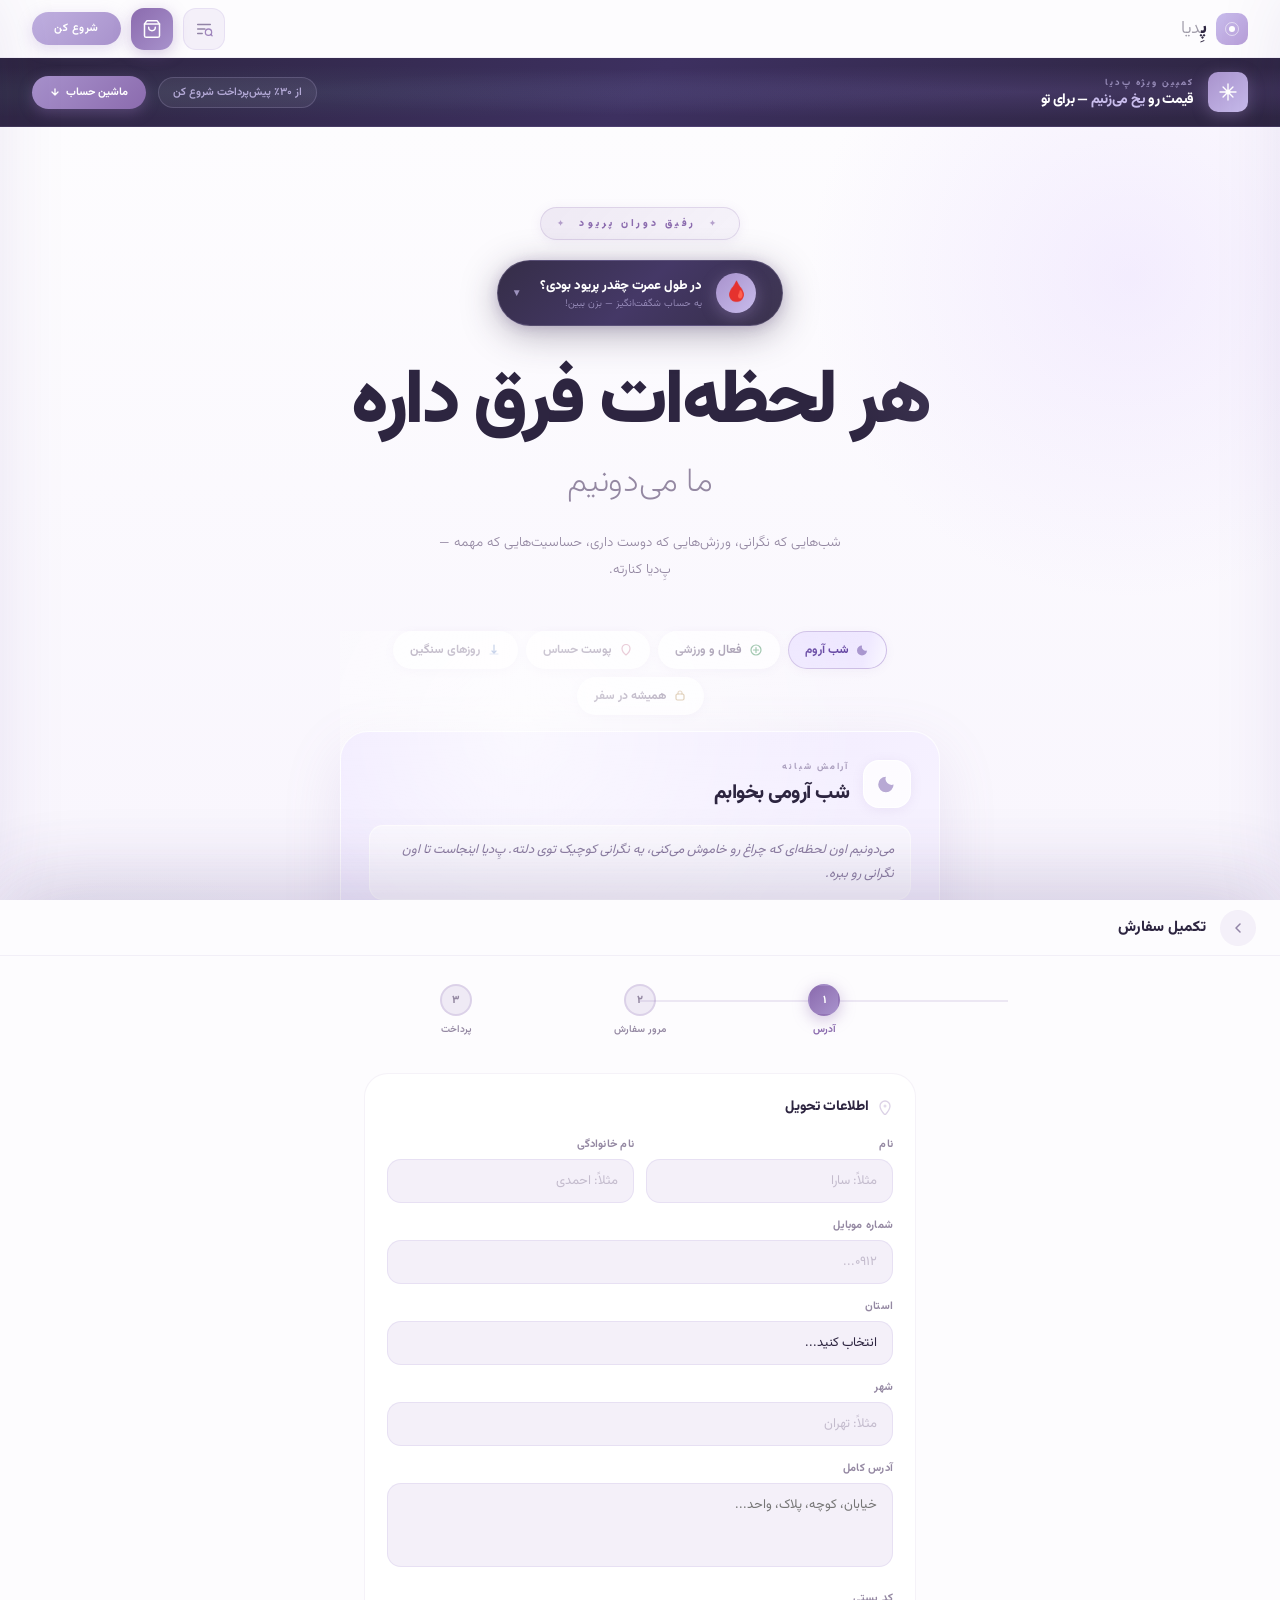
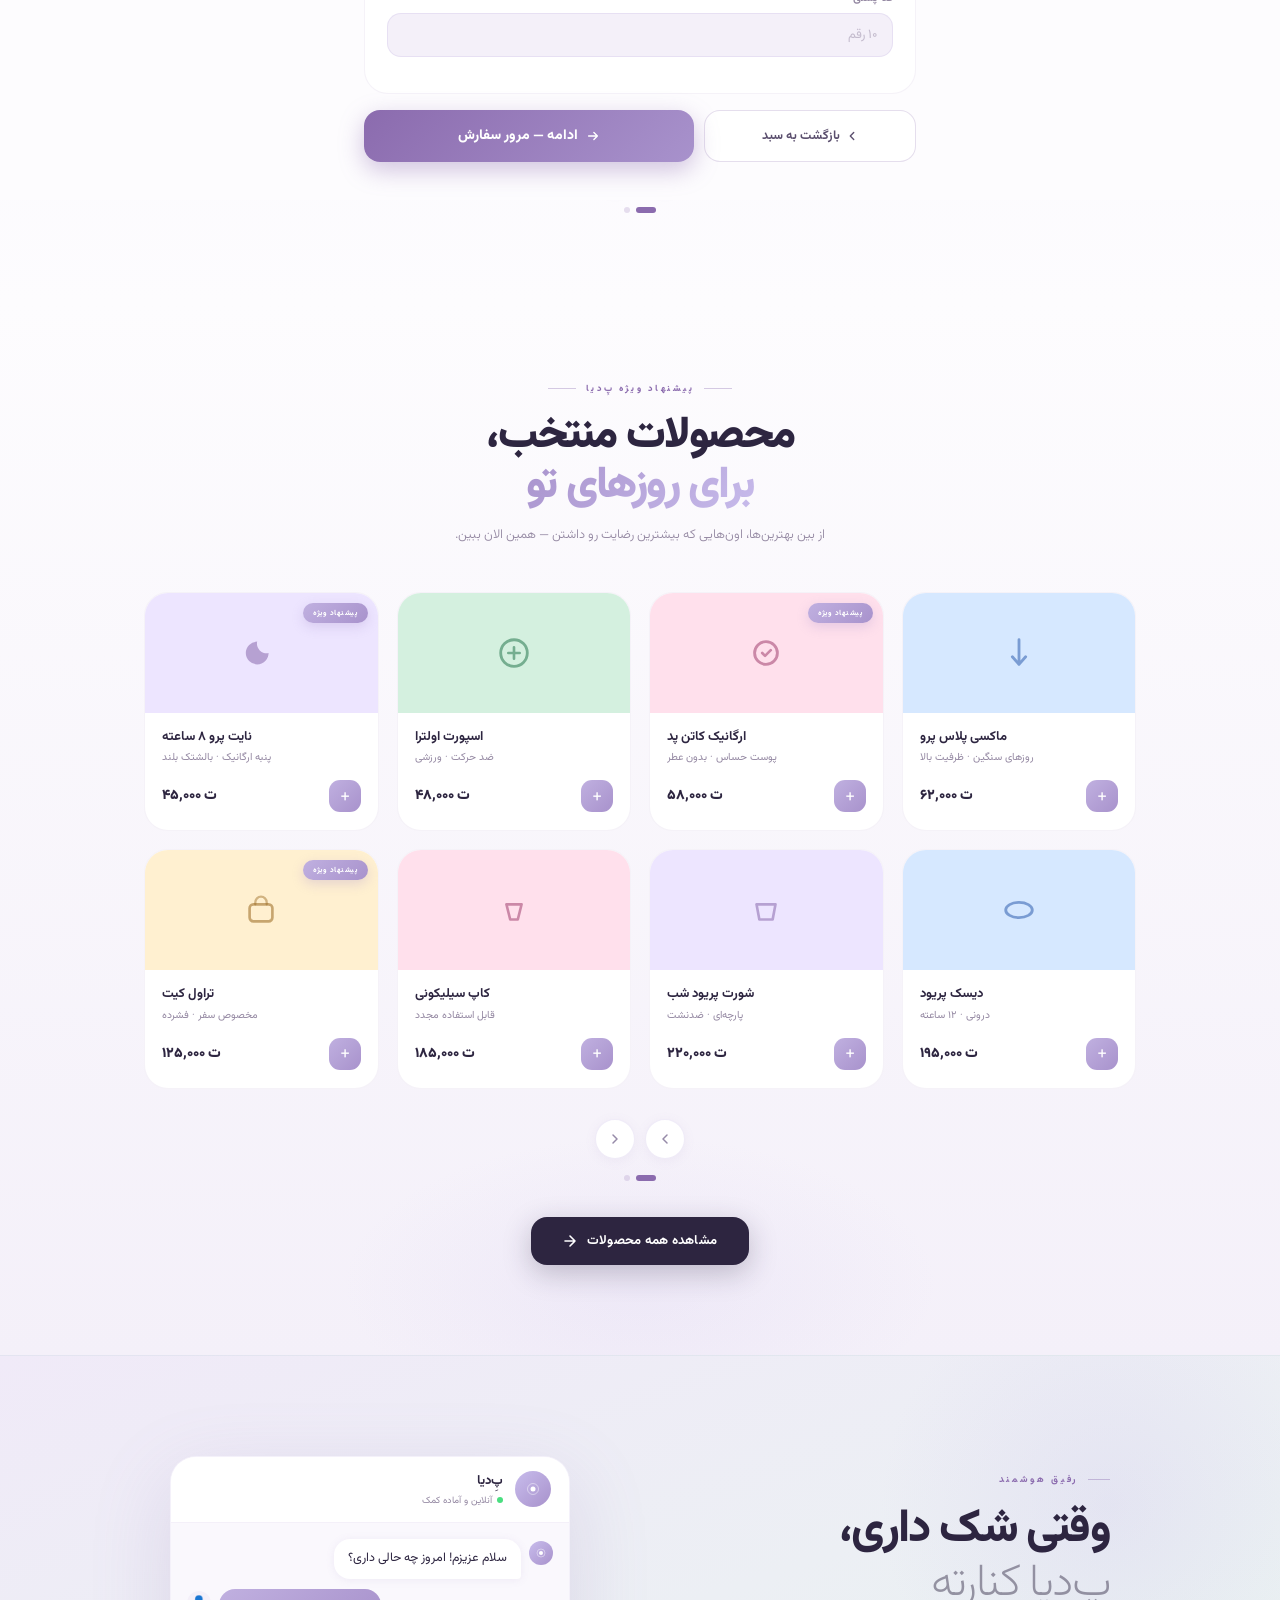
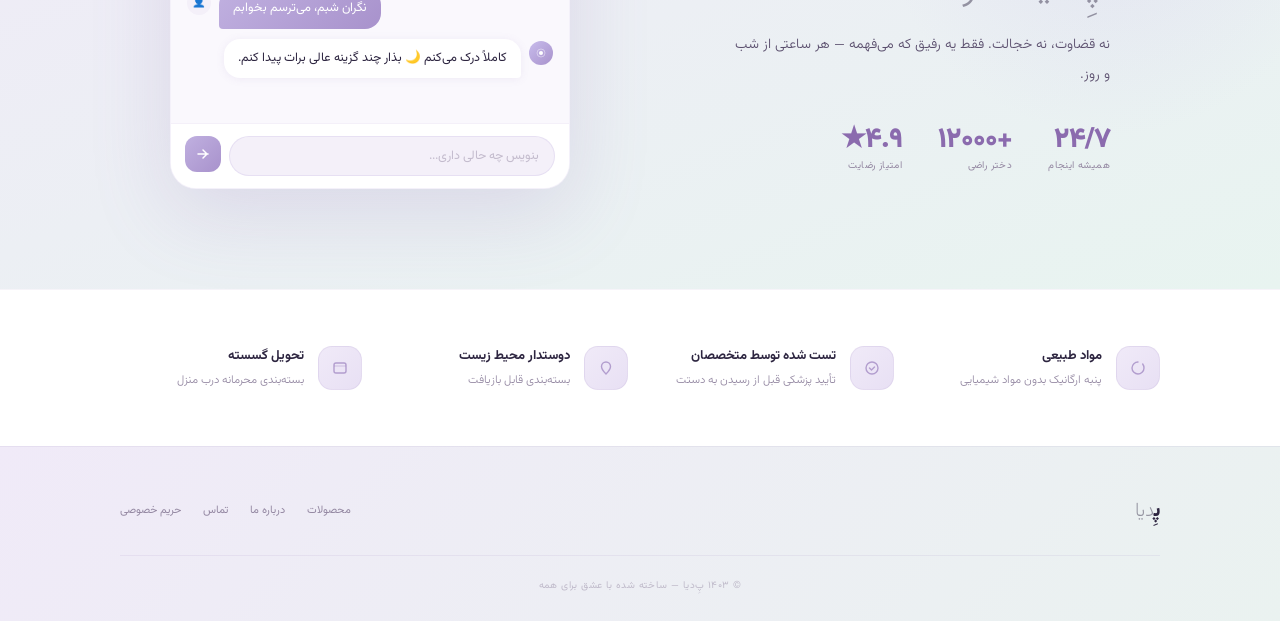
<file: index.html>
<!DOCTYPE html>
<html lang="fa" dir="rtl">
<head>
<meta charset="UTF-8">
<meta name="viewport" content="width=device-width, initial-scale=1.0">
<title>پِ‌دیا — رفیق دوران</title>
<link rel="preconnect" href="https://fonts.googleapis.com">
<link href="https://fonts.googleapis.com/css2?family=Vazirmatn:wght@200;300;400;500;600;700;800;900&display=swap" rel="stylesheet">
<style>
:root {
  --ink: #2D2540;
  --soft: #5B4F6E;
  --cream: #FDFCFE;
  --mist: #F4F0F9;
  --lavender: #EDE7F6;
  --slate: #9488A2;
  --accent: #8B6BAE;
  --f: 'Vazirmatn', sans-serif;
}
*, *::before, *::after { margin:0; padding:0; box-sizing:border-box; }
html { scroll-behavior:smooth; }
body { background:#FDFCFE; color:var(--ink); font-family:var(--f); -webkit-font-smoothing:antialiased; overflow-x:hidden; }

/* ═══ NAV ═══ */
.nav {
  position:fixed; top:0; left:0; right:0; z-index:900;
  height:58px;
  background:rgba(253,252,254,.92);
  backdrop-filter:blur(20px) saturate(180%);
  border-bottom:1px solid rgba(180,160,210,.15);
  display:flex; align-items:center; justify-content:space-between;
  padding:0 32px;
}
.nav-brand { display:flex; align-items:center; gap:10px; text-decoration:none; }
.nav-logo { width:32px; height:32px; background:linear-gradient(135deg,#C8BCEC,#B89ED8); border-radius:10px; display:flex; align-items:center; justify-content:center; }
.nav-name { font-size:18px; font-weight:800; color:var(--ink); letter-spacing:-.03em; }
.nav-name em { font-style:normal; font-weight:300; opacity:.45; }
.nav-right { display:flex; align-items:center; gap:10px; }

/* ── Nav Icon Buttons ── */
.nav-icon-btn {
  position:relative;
  width:42px; height:42px;
  background:var(--mist);
  border:1.5px solid rgba(180,160,220,.2);
  border-radius:13px;
  display:flex; align-items:center; justify-content:center;
  cursor:pointer;
  transition:transform .2s, background .2s, box-shadow .2s;
  flex-shrink:0;
}
.nav-icon-btn:hover { background:var(--lavender); box-shadow:0 4px 16px rgba(139,107,174,.15); transform:translateY(-1px); }
.nav-icon-btn:active { transform:scale(.95); }
.nav-icon-btn svg { width:18px; height:18px; }

.cart-btn {
  position:relative;
  width:42px; height:42px;
  background:linear-gradient(135deg,#8B6BAE,#A892CC);
  border:none; border-radius:13px;
  display:flex; align-items:center; justify-content:center;
  cursor:pointer;
  box-shadow:0 4px 16px rgba(139,107,174,.35);
  transition:transform .2s, box-shadow .2s, opacity .2s;
  flex-shrink:0;
}
.cart-btn:hover { transform:translateY(-2px); box-shadow:0 8px 24px rgba(139,107,174,.45); }
.cart-btn:active { transform:scale(.95); }
.cart-btn svg { width:20px; height:20px; }
.cart-badge {
  position:absolute;
  top:-6px; left:-6px;
  min-width:20px; height:20px;
  background:linear-gradient(135deg,#FF6B9D,#FF4B7B);
  border-radius:10px;
  border:2px solid white;
  font-size:10px; font-weight:900;
  color:white;
  display:flex; align-items:center; justify-content:center;
  padding:0 4px;
  opacity:0; transform:scale(0);
  transition:all .3s cubic-bezier(.34,1.56,.64,1);
  pointer-events:none;
}
.cart-badge.show { opacity:1; transform:scale(1); }
.cart-btn.bump { animation:cartbump .35s cubic-bezier(.34,1.56,.64,1); }
@keyframes cartbump {
  0%{transform:scale(1);}
  50%{transform:scale(1.25) rotate(-5deg);}
  100%{transform:scale(1);}
}

.nav-pill { background:linear-gradient(135deg,#C0B0E0,#A892CC); color:white; font-size:11px; font-weight:700; letter-spacing:.05em; padding:8px 22px; border:none; border-radius:100px; cursor:pointer; font-family:var(--f); transition:opacity .2s,transform .2s; box-shadow:0 4px 16px rgba(168,146,204,.3); }
.nav-pill:hover { opacity:.85; transform:translateY(-1px); }

/* ═══ TRACKING PANEL ═══ */
.tracking-overlay {
  position:fixed; inset:0; z-index:940;
  background:rgba(60,40,100,.22);
  backdrop-filter:blur(12px);
  opacity:0; pointer-events:none;
  transition:opacity .35s;
}
.tracking-overlay.on { opacity:1; pointer-events:auto; }

.tracking-drawer {
  position:fixed;
  top:0; right:0; bottom:0;
  z-index:950;
  width:min(400px, 100vw);
  background:#FDFCFE;
  box-shadow:20px 0 80px rgba(80,50,140,.16);
  border-left:1px solid rgba(180,160,220,.15);
  transform:translateX(100%);
  transition:transform .5s cubic-bezier(.77,0,.18,1);
  display:flex; flex-direction:column;
  overflow:hidden;
}
.tracking-drawer.open { transform:translateX(0); }

.tracking-header {
  padding:22px 24px 18px;
  border-bottom:1px solid rgba(140,110,180,.1);
  display:flex; align-items:center; justify-content:space-between;
  flex-shrink:0;
  background:linear-gradient(180deg,#FDFCFE,#FAF8FD);
}
.tracking-title-wrap { display:flex; align-items:center; gap:10px; }
.tracking-title { font-size:17px; font-weight:800; color:var(--ink); letter-spacing:-.03em; }
.tracking-close {
  width:34px; height:34px;
  background:var(--mist);
  border:1px solid rgba(140,110,180,.12);
  border-radius:50%;
  display:flex; align-items:center; justify-content:center;
  cursor:pointer; transition:background .2s; border:none;
}
.tracking-close:hover { background:var(--lavender); }

.tracking-body { flex:1; overflow-y:auto; padding:20px 24px; display:flex; flex-direction:column; gap:16px; }

/* Search box */
.tracking-search-box {
  background:white;
  border:1.5px solid rgba(140,110,180,.12);
  border-radius:20px;
  padding:18px;
  display:flex; flex-direction:column; gap:12px;
}
.tracking-search-label { font-size:12px; font-weight:700; color:var(--ink); display:flex; align-items:center; gap:8px; }
.tracking-search-label svg { width:15px; height:15px; opacity:.5; }
.tracking-search-row { display:flex; gap:8px; }
.tracking-inp {
  flex:1;
  background:var(--mist);
  border:1.5px solid rgba(180,160,220,.2);
  border-radius:12px;
  padding:10px 14px;
  font-size:13px; font-weight:400; color:var(--ink); font-family:var(--f);
  outline:none; direction:ltr; text-align:center; letter-spacing:.08em;
  transition:border-color .2s, background .2s;
}
.tracking-inp:focus { border-color:var(--accent); background:white; }
.tracking-inp::placeholder { color:var(--slate); opacity:.5; letter-spacing:0; direction:rtl; text-align:right; font-size:11px; }
.tracking-search-btn {
  background:linear-gradient(135deg,#8B6BAE,#A892CC);
  border:none; border-radius:12px;
  padding:10px 18px;
  font-size:12px; font-weight:700; font-family:var(--f);
  color:white; cursor:pointer; white-space:nowrap;
  transition:opacity .2s, transform .2s;
}
.tracking-search-btn:hover { opacity:.85; transform:translateY(-1px); }

/* Result */
.tracking-result { display:none; flex-direction:column; gap:14px; animation:fadeSlide .3s ease; }
.tracking-result.show { display:flex; }

.tr-order-card {
  background:white;
  border:1.5px solid rgba(140,110,180,.1);
  border-radius:20px;
  padding:18px;
}
.tr-order-head { display:flex; align-items:center; justify-content:space-between; margin-bottom:14px; }
.tr-order-num { font-size:11px; font-weight:800; color:var(--accent); letter-spacing:.08em; }
.tr-status-pill {
  font-size:10px; font-weight:700; padding:4px 12px; border-radius:100px;
}
.tr-status-pill.shipped { background:rgba(78,205,128,.12); color:#1a8a4a; border:1px solid rgba(78,205,128,.25); }
.tr-status-pill.processing { background:rgba(255,180,50,.1); color:#a06010; border:1px solid rgba(255,180,50,.25); }
.tr-status-pill.delivered { background:rgba(139,107,174,.1); color:var(--accent); border:1px solid rgba(139,107,174,.25); }

.tr-info-row { display:flex; flex-direction:column; gap:8px; padding-bottom:14px; border-bottom:1px solid rgba(140,110,180,.08); }
.tr-info-item { display:flex; align-items:center; justify-content:space-between; }
.tr-info-label { font-size:11px; color:var(--slate); font-weight:300; }
.tr-info-val { font-size:12px; font-weight:700; color:var(--ink); direction:ltr; }
.tr-info-val.postal { background:var(--mist); padding:4px 10px; border-radius:8px; font-size:11px; letter-spacing:.04em; color:var(--accent); }

/* Timeline */
.tr-timeline { display:flex; flex-direction:column; gap:0; }
.tr-step { display:flex; gap:12px; position:relative; }
.tr-step:not(:last-child) .tr-step-line {
  position:absolute;
  right:15px; top:28px; bottom:0;
  width:2px;
  background:rgba(140,110,180,.1);
}
.tr-step-dot {
  width:30px; height:30px; flex-shrink:0;
  border-radius:50%;
  display:flex; align-items:center; justify-content:center;
  position:relative; z-index:1;
  margin-top:2px;
}
.tr-step-dot.done { background:linear-gradient(135deg,#4ade80,#22c55e); box-shadow:0 4px 12px rgba(34,197,94,.25); }
.tr-step-dot.active { background:linear-gradient(135deg,#8B6BAE,#A892CC); box-shadow:0 4px 12px rgba(139,107,174,.3); animation:pulsedot 2s ease-in-out infinite; }
.tr-step-dot.pending { background:rgba(140,110,180,.08); border:2px solid rgba(140,110,180,.15); }
.tr-step-dot svg { width:13px; height:13px; }
@keyframes pulsedot { 0%,100%{box-shadow:0 4px 12px rgba(139,107,174,.3);} 50%{box-shadow:0 4px 20px rgba(139,107,174,.5);} }
.tr-step-content { padding:4px 0 18px; flex:1; }
.tr-step-title { font-size:12.5px; font-weight:700; color:var(--ink); margin-bottom:2px; }
.tr-step-title.pending-text { color:var(--slate); font-weight:400; }
.tr-step-date { font-size:10.5px; color:var(--slate); font-weight:300; }

.tr-postal-track {
  background:linear-gradient(135deg,#F0EAF8,#EDE7F6);
  border:1.5px solid rgba(139,107,174,.15);
  border-radius:16px; padding:14px 16px;
  display:flex; align-items:center; gap:12px;
}
.tr-postal-icon { width:38px; height:38px; background:white; border-radius:12px; display:flex; align-items:center; justify-content:center; flex-shrink:0; box-shadow:0 2px 8px rgba(139,107,174,.15); }
.tr-postal-icon svg { width:18px; height:18px; }
.tr-postal-label { font-size:10px; font-weight:700; color:var(--slate); margin-bottom:2px; }
.tr-postal-num { font-size:14px; font-weight:900; color:var(--accent); letter-spacing:.04em; direction:ltr; }
.tr-postal-copy {
  margin-right:auto; flex-shrink:0;
  width:32px; height:32px; background:white; border:1px solid rgba(139,107,174,.2); border-radius:10px;
  display:flex; align-items:center; justify-content:center; cursor:pointer; transition:all .2s;
}
.tr-postal-copy:hover { background:var(--lavender); }
.tr-postal-copy svg { width:14px; height:14px; }

.tr-not-found {
  text-align:center; padding:32px 16px;
  display:none; flex-direction:column; align-items:center; gap:12px;
}
.tr-not-found.show { display:flex; }
.tr-nf-icon { width:56px; height:56px; background:rgba(220,60,60,.06); border-radius:50%; display:flex; align-items:center; justify-content:center; }
.tr-nf-icon svg { width:24px; height:24px; }
.tr-nf-title { font-size:14px; font-weight:700; color:var(--ink); }
.tr-nf-sub { font-size:12px; color:var(--slate); font-weight:300; line-height:1.8; }

.tr-hint {
  text-align:center; padding:32px 16px;
  display:flex; flex-direction:column; align-items:center; gap:12px;
}
.tr-hint-icon { width:60px; height:60px; background:linear-gradient(135deg,#F0EAF8,#E8E0F4); border-radius:50%; display:flex; align-items:center; justify-content:center; opacity:.6; }
.tr-hint-icon svg { width:26px; height:26px; }
.tr-hint-text { font-size:13px; font-weight:700; color:var(--ink); }
.tr-hint-sub { font-size:11px; color:var(--slate); line-height:1.9; font-weight:300; }

/* ═══ CART DRAWER ═══ */
.cart-overlay {
  position:fixed; inset:0; z-index:950;
  background:rgba(60,40,100,.22);
  backdrop-filter:blur(12px);
  opacity:0; pointer-events:none;
  transition:opacity .35s;
}
.cart-overlay.on { opacity:1; pointer-events:auto; }

.cart-drawer {
  position:fixed;
  top:0; left:0; bottom:0;
  z-index:960;
  width:min(420px, 100vw);
  background:#FDFCFE;
  box-shadow:-20px 0 80px rgba(80,50,140,.16);
  border-right:1px solid rgba(180,160,220,.15);
  transform:translateX(-100%);
  transition:transform .5s cubic-bezier(.77,0,.18,1);
  display:flex; flex-direction:column;
  overflow:hidden;
}
.cart-drawer.open { transform:translateX(0); }

.cart-header {
  padding:22px 24px 18px;
  border-bottom:1px solid rgba(140,110,180,.1);
  display:flex; align-items:center; justify-content:space-between;
  flex-shrink:0;
  background:linear-gradient(180deg,#FDFCFE,#FAF8FD);
}
.cart-title-wrap { display:flex; align-items:center; gap:10px; }
.cart-title { font-size:18px; font-weight:800; color:var(--ink); letter-spacing:-.03em; }
.cart-count-pill {
  background:linear-gradient(135deg,#8B6BAE,#A892CC);
  color:white; font-size:10px; font-weight:800;
  padding:3px 10px; border-radius:100px;
}
.cart-close {
  width:34px; height:34px;
  background:var(--mist);
  border:1px solid rgba(140,110,180,.12);
  border-radius:50%;
  display:flex; align-items:center; justify-content:center;
  cursor:pointer; transition:background .2s; border:none;
}
.cart-close:hover { background:var(--lavender); }

.cart-body { flex:1; overflow-y:auto; padding:16px 24px; display:flex; flex-direction:column; gap:12px; }
.cart-empty {
  flex:1; display:flex; flex-direction:column; align-items:center; justify-content:center;
  gap:14px; padding:60px 20px;
  text-align:center;
}
.cart-empty-icon {
  width:72px; height:72px;
  background:linear-gradient(135deg,#F0EAF8,#E8E0F4);
  border-radius:50%;
  display:flex; align-items:center; justify-content:center;
  opacity:.5;
}
.cart-empty-icon svg { width:32px; height:32px; }
.cart-empty-text { font-size:15px; font-weight:700; color:var(--ink); }
.cart-empty-sub { font-size:12px; font-weight:300; color:var(--slate); line-height:1.8; }

/* Cart Item */
.cart-item {
  background:white;
  border:1.5px solid rgba(140,110,180,.09);
  border-radius:20px;
  padding:14px;
  display:flex; gap:12px; align-items:center;
  transition:all .25s;
  animation:itemIn .3s cubic-bezier(.34,1.56,.64,1);
}
@keyframes itemIn {
  from{opacity:0;transform:translateX(-16px) scale(.97);}
  to{opacity:1;transform:translateX(0) scale(1);}
}
.cart-item.removing {
  opacity:0; transform:translateX(-20px) scale(.95);
  max-height:0; padding:0; margin:0; border-width:0;
}
.ci-thumb {
  width:52px; height:52px; flex-shrink:0;
  border-radius:14px;
  display:flex; align-items:center; justify-content:center;
}
.ci-thumb svg { width:26px; height:26px; }
.ci-info { flex:1; min-width:0; }
.ci-name { font-size:12.5px; font-weight:700; color:var(--ink); margin-bottom:2px; white-space:nowrap; overflow:hidden; text-overflow:ellipsis; }
.ci-brand { font-size:10.5px; color:var(--slate); margin-bottom:8px; }
.ci-controls { display:flex; align-items:center; gap:8px; }
.ci-qty-btn {
  width:26px; height:26px;
  border:1.5px solid rgba(139,107,174,.25);
  border-radius:8px; background:white;
  font-size:14px; font-weight:700; color:var(--accent);
  display:flex; align-items:center; justify-content:center;
  cursor:pointer; font-family:var(--f);
  transition:all .18s;
}
.ci-qty-btn:hover { background:var(--lavender); border-color:var(--accent); }
.ci-qty { font-size:13px; font-weight:700; color:var(--ink); min-width:20px; text-align:center; }
.ci-price { font-size:13px; font-weight:900; color:var(--ink); margin-right:auto; flex-shrink:0; }
.ci-remove {
  width:28px; height:28px;
  background:rgba(255,80,80,.06);
  border:1px solid rgba(255,80,80,.15);
  border-radius:9px;
  display:flex; align-items:center; justify-content:center;
  cursor:pointer; transition:all .18s;
}
.ci-remove:hover { background:rgba(255,80,80,.12); border-color:rgba(255,80,80,.3); }
.ci-remove svg { width:11px; height:11px; }

/* Cart Footer */
.cart-footer {
  border-top:1px solid rgba(140,110,180,.1);
  padding:20px 24px 28px;
  flex-shrink:0;
  background:linear-gradient(0deg,#FAF8FD,#FDFCFE);
}
.cart-summary { display:flex; flex-direction:column; gap:8px; margin-bottom:18px; }
.cs-row { display:flex; justify-content:space-between; align-items:center; }
.cs-label { font-size:12px; font-weight:300; color:var(--slate); }
.cs-val { font-size:12.5px; font-weight:600; color:var(--ink); }
.cs-divider { height:1px; background:rgba(140,110,180,.08); margin:4px 0; }
.cs-total-label { font-size:14px; font-weight:700; color:var(--ink); }
.cs-total-val { font-size:18px; font-weight:900; color:var(--accent); }
.cart-checkout-btn {
  width:100%;
  background:linear-gradient(135deg,#8B6BAE,#A892CC);
  border:none; border-radius:16px;
  padding:15px 20px;
  font-size:14px; font-weight:800; font-family:var(--f);
  color:white; cursor:pointer;
  display:flex; align-items:center; justify-content:center; gap:8px;
  box-shadow:0 8px 24px rgba(139,107,174,.4);
  transition:opacity .2s, transform .2s;
  letter-spacing:-.01em;
}
.cart-checkout-btn:hover { opacity:.88; transform:translateY(-2px); }
.cart-checkout-btn svg { width:14px; height:14px; }
.cart-continue {
  width:100%; margin-top:10px;
  background:transparent; border:1.5px solid rgba(139,107,174,.2);
  border-radius:14px; padding:11px;
  font-size:12px; font-weight:600; font-family:var(--f);
  color:var(--accent); cursor:pointer;
  transition:all .2s;
}
.cart-continue:hover { background:var(--mist); }

/* ═══ CHECKOUT PAGE ═══ */
.checkout-overlay {
  position:fixed; inset:0; z-index:970;
  background:#FDFCFE;
  transform:translateY(100%);
  transition:transform .5s cubic-bezier(.77,0,.18,1);
  overflow-y:auto;
}
.checkout-overlay.open { transform:translateY(0); }

.co-nav {
  position:sticky; top:0; z-index:10;
  background:rgba(253,252,254,.95);
  backdrop-filter:blur(20px);
  border-bottom:1px solid rgba(180,160,210,.15);
  padding:0 24px;
  height:56px;
  display:flex; align-items:center; gap:14px;
}
.co-back {
  width:36px; height:36px;
  background:var(--mist); border:1px solid rgba(140,110,180,.12);
  border-radius:50%; display:flex; align-items:center; justify-content:center;
  cursor:pointer; transition:background .2s; flex-shrink:0; border:none;
}
.co-back:hover { background:var(--lavender); }
.co-back svg { width:14px; height:14px; }
.co-nav-title { font-size:15px; font-weight:800; color:var(--ink); }

.co-inner { max-width:600px; margin:0 auto; padding:28px 24px 80px; }

/* Steps */
.co-steps { display:flex; align-items:center; justify-content:center; gap:0; margin-bottom:36px; }
.co-step { display:flex; flex-direction:column; align-items:center; gap:6px; flex:1; position:relative; }
.co-step::after {
  content:'';
  position:absolute; top:16px; left:50%;
  width:100%; height:2px;
  background:rgba(140,110,180,.15);
  z-index:0;
}
.co-step:last-child::after { display:none; }
.co-step-circle {
  width:32px; height:32px; border-radius:50%;
  background:rgba(140,110,180,.12);
  border:2px solid rgba(140,110,180,.2);
  display:flex; align-items:center; justify-content:center;
  font-size:11px; font-weight:800; color:var(--slate);
  position:relative; z-index:1;
  transition:all .3s;
}
.co-step.active .co-step-circle {
  background:linear-gradient(135deg,#8B6BAE,#A892CC);
  border-color:transparent; color:white;
  box-shadow:0 4px 16px rgba(139,107,174,.4);
}
.co-step.done .co-step-circle {
  background:linear-gradient(135deg,#4ade80,#22c55e);
  border-color:transparent; color:white;
}
.co-step-label { font-size:10px; font-weight:600; color:var(--slate); }
.co-step.active .co-step-label { color:var(--accent); font-weight:700; }

/* Step Panels */
.co-panel { display:none; }
.co-panel.active { display:block; animation:fadeSlide .3s ease; }
@keyframes fadeSlide { from{opacity:0;transform:translateY(8px);} to{opacity:1;transform:translateY(0);} }

.co-section {
  background:white;
  border:1.5px solid rgba(140,110,180,.09);
  border-radius:24px;
  padding:22px;
  margin-bottom:16px;
}
.co-section-title { font-size:14px; font-weight:800; color:var(--ink); margin-bottom:18px; display:flex; align-items:center; gap:8px; }
.co-section-title svg { width:16px; height:16px; opacity:.5; }

.co-field { margin-bottom:14px; }
.co-field label { display:block; font-size:11px; font-weight:700; color:var(--slate); margin-bottom:6px; letter-spacing:.02em; }
.co-field input, .co-field select, .co-field textarea {
  width:100%;
  background:var(--mist);
  border:1.5px solid rgba(180,160,220,.2);
  border-radius:14px;
  padding:11px 15px;
  font-size:13px; font-weight:400; color:var(--ink); font-family:var(--f);
  outline:none; direction:rtl;
  transition:border-color .2s, background .2s;
  appearance:none;
}
.co-field input:focus, .co-field select:focus, .co-field textarea:focus {
  border-color:var(--accent); background:white;
}
.co-field input::placeholder { color:var(--slate); opacity:.5; }
.co-grid-2 { display:grid; grid-template-columns:1fr 1fr; gap:12px; }

/* Order Review */
.co-review-items { display:flex; flex-direction:column; gap:10px; margin-bottom:4px; }
.cri { display:flex; align-items:center; gap:12px; padding:12px; background:var(--mist); border-radius:16px; }
.cri-thumb { width:44px; height:44px; border-radius:12px; display:flex; align-items:center; justify-content:center; flex-shrink:0; }
.cri-thumb svg { width:22px; height:22px; }
.cri-name { font-size:12px; font-weight:700; color:var(--ink); }
.cri-sub { font-size:10.5px; color:var(--slate); }
.cri-price { font-size:13px; font-weight:900; color:var(--ink); margin-right:auto; flex-shrink:0; }

/* Payment methods */
.pay-methods { display:flex; flex-direction:column; gap:10px; }
.pay-method {
  display:flex; align-items:center; gap:14px;
  padding:14px 16px;
  border:2px solid rgba(140,110,180,.15);
  border-radius:16px; cursor:pointer;
  transition:all .2s; background:white;
}
.pay-method:hover { border-color:rgba(139,107,174,.3); background:var(--mist); }
.pay-method.selected { border-color:var(--accent); background:linear-gradient(135deg,#F0EAF8,#EDE7F6); }
.pay-method-icon {
  width:40px; height:40px; border-radius:12px;
  background:linear-gradient(135deg,#F0EAF8,#E8E0F4);
  display:flex; align-items:center; justify-content:center;
  flex-shrink:0;
}
.pay-method-icon svg { width:20px; height:20px; }
.pay-method-name { font-size:13px; font-weight:700; color:var(--ink); }
.pay-method-sub { font-size:11px; color:var(--slate); font-weight:300; }
.pay-radio {
  width:20px; height:20px; border-radius:50%;
  border:2px solid rgba(140,110,180,.3);
  margin-right:auto; flex-shrink:0;
  display:flex; align-items:center; justify-content:center;
  transition:all .2s;
}
.pay-method.selected .pay-radio {
  border-color:var(--accent);
  background:var(--accent);
}
.pay-method.selected .pay-radio::after {
  content:'';
  width:8px; height:8px; border-radius:50%; background:white;
}

/* Price Summary in checkout */
.co-price-summary {
  background:linear-gradient(135deg,#F0EAF8,#EDE7F6);
  border:1.5px solid rgba(139,107,174,.15);
  border-radius:20px; padding:18px; margin-bottom:20px;
}
.cps-row { display:flex; justify-content:space-between; padding:5px 0; }
.cps-label { font-size:12px; color:var(--slate); }
.cps-val { font-size:12.5px; font-weight:600; color:var(--ink); }
.cps-divider { height:1px; background:rgba(139,107,174,.15); margin:8px 0; }
.cps-total-label { font-size:15px; font-weight:800; color:var(--ink); }
.cps-total-val { font-size:20px; font-weight:900; color:var(--accent); }

/* Action buttons */
.co-btn {
  width:100%;
  background:linear-gradient(135deg,#8B6BAE,#A892CC);
  border:none; border-radius:16px;
  padding:15px 20px;
  font-size:14px; font-weight:800; font-family:var(--f);
  color:white; cursor:pointer;
  display:flex; align-items:center; justify-content:center; gap:8px;
  box-shadow:0 8px 24px rgba(139,107,174,.4);
  transition:opacity .2s, transform .2s;
}
.co-btn:hover { opacity:.88; transform:translateY(-2px); }
.co-btn svg { width:14px; height:14px; }
.co-btn:disabled { opacity:.6; cursor:default; transform:none; }

/* Back / Continue row */
.co-btn-row { display:flex; gap:10px; }
.co-btn-row .co-btn { flex:1.6; }
.co-btn-back {
  flex:1;
  background:white;
  border:1.5px solid rgba(139,107,174,.22);
  border-radius:16px;
  padding:15px 14px;
  font-size:12.5px; font-weight:700; font-family:var(--f);
  color:var(--soft); cursor:pointer;
  display:flex; align-items:center; justify-content:center; gap:6px;
  transition:background .2s, transform .2s, border-color .2s;
}
.co-btn-back:hover { background:var(--mist); border-color:var(--accent); color:var(--accent); transform:translateY(-1px); }
.co-btn-back svg { width:12px; height:12px; flex-shrink:0; }

/* Payment error box */
.pay-error-box {
  display:none;
  align-items:flex-start; gap:12px;
  background:rgba(220,60,60,.06);
  border:1.5px solid rgba(220,60,60,.18);
  border-radius:18px; padding:16px;
  margin-bottom:16px;
}
.pay-error-box.show { display:flex; animation:fadeSlide .35s ease; }
.pay-error-icon {
  width:36px; height:36px; flex-shrink:0; border-radius:50%;
  background:rgba(220,60,60,.1);
  display:flex; align-items:center; justify-content:center;
}
.pay-error-icon svg { width:16px; height:16px; }
.pay-error-title { font-size:13px; font-weight:800; color:#c0392b; margin-bottom:4px; }
.pay-error-sub { font-size:11.5px; font-weight:300; color:var(--slate); line-height:1.8; }

/* Card-to-card box */
.ctc-box {
  display:none;
  flex-direction:column; gap:14px;
  background:linear-gradient(135deg,#F0EAF8,#EDE7F6);
  border:1.5px solid rgba(139,107,174,.2);
  border-radius:20px; padding:18px;
  margin-bottom:16px;
}
.ctc-box.show { display:flex; animation:fadeSlide .4s ease; }
.ctc-header { font-size:13px; font-weight:800; color:var(--ink); display:flex; align-items:center; gap:8px; }
.ctc-header svg { width:16px; height:16px; opacity:.6; flex-shrink:0; }
.ctc-row { display:flex; flex-direction:column; gap:6px; }
.ctc-label { font-size:11px; font-weight:700; color:var(--slate); }
.ctc-value-row { display:flex; align-items:center; gap:8px; }
.ctc-value {
  flex:1;
  background:white; border:1.5px solid rgba(139,107,174,.15);
  border-radius:12px; padding:11px 14px;
  font-size:14px; font-weight:800; color:var(--ink);
  letter-spacing:.04em;
}
.ctc-value.ltr { direction:ltr; text-align:left; }
.ctc-copy {
  flex-shrink:0;
  background:white; border:1.5px solid rgba(139,107,174,.2);
  border-radius:12px; padding:0 14px; height:42px;
  font-size:11px; font-weight:700; font-family:var(--f);
  color:var(--accent); cursor:pointer;
  display:flex; align-items:center; gap:6px;
  transition:background .2s, transform .2s;
}
.ctc-copy:hover { background:white; box-shadow:0 4px 14px rgba(139,107,174,.18); transform:translateY(-1px); }
.ctc-copy svg { width:13px; height:13px; }
.ctc-note {
  font-size:11.5px; font-weight:400; color:var(--accent); line-height:1.95;
  background:rgba(255,255,255,.55); border-radius:12px; padding:12px 14px;
}

/* Success screen */
.co-success {
  text-align:center; padding:48px 20px;
}
.co-success-icon {
  width:88px; height:88px; margin:0 auto 24px;
  background:linear-gradient(135deg,#4ade80,#22c55e);
  border-radius:50%;
  display:flex; align-items:center; justify-content:center;
  box-shadow:0 12px 40px rgba(34,197,94,.3);
  animation:successPop .5s cubic-bezier(.34,1.56,.64,1);
}
@keyframes successPop {
  from{transform:scale(0) rotate(-20deg);opacity:0;}
  to{transform:scale(1) rotate(0deg);opacity:1;}
}
.co-success-icon svg { width:40px; height:40px; }
.co-success-title { font-size:24px; font-weight:900; color:var(--ink); margin-bottom:8px; }
.co-success-sub { font-size:13px; font-weight:300; color:var(--slate); line-height:1.9; max-width:300px; margin:0 auto 32px; }
.co-order-code {
  display:inline-flex; align-items:center; gap:8px;
  background:var(--mist); border:1.5px solid rgba(139,107,174,.2);
  border-radius:14px; padding:12px 20px; margin-bottom:32px;
  font-size:13px; font-weight:700; color:var(--accent);
  letter-spacing:.05em;
}
.co-success-btn {
  background:linear-gradient(135deg,#8B6BAE,#A892CC);
  border:none; border-radius:14px; padding:13px 32px;
  font-size:13px; font-weight:800; font-family:var(--f);
  color:white; cursor:pointer;
  box-shadow:0 6px 20px rgba(139,107,174,.35);
}
.co-track-hint {
  margin-top:16px; font-size:11px; color:var(--slate); line-height:1.9;
}
.co-track-hint strong { color:var(--accent); cursor:pointer; }

/* ═══ HERO ═══ */
.hero {
  margin-top:0;
  min-height:calc(100vh - 58px);
  display:flex; flex-direction:column;
  align-items:center; justify-content:center;
  padding:80px 24px 60px;
  position:relative; overflow:hidden;
  background:linear-gradient(180deg,#FDFCFE 0%,#F7F3FD 100%);
}
.hero::before { content:''; position:absolute; width:700px; height:700px; background:radial-gradient(circle,rgba(220,200,255,.28) 0%,transparent 65%); top:-200px; right:-200px; pointer-events:none; animation:blobdrift 18s ease-in-out infinite alternate; }
.hero::after { content:''; position:absolute; width:500px; height:500px; background:radial-gradient(circle,rgba(200,240,220,.2) 0%,transparent 65%); bottom:-150px; left:-100px; pointer-events:none; animation:blobdrift2 14s ease-in-out infinite alternate; }
@keyframes blobdrift { 0%{transform:translate(0,0) scale(1);} 100%{transform:translate(-60px,40px) scale(1.15);} }
@keyframes blobdrift2 { 0%{transform:translate(0,0) scale(1);} 100%{transform:translate(40px,-30px) scale(1.1);} }

.hero-tag {
  font-size:10px; font-weight:900; letter-spacing:.32em; text-transform:uppercase; color:var(--accent);
  margin-bottom:20px; display:inline-flex; align-items:center; gap:12px;
  background:linear-gradient(135deg,rgba(139,107,174,.12),rgba(168,146,204,.08));
  padding:8px 20px 8px 16px;
  border-radius:100px;
  border:1.5px solid rgba(139,107,174,.2);
  box-shadow:0 2px 12px rgba(139,107,174,.1);
}
.hero-tag::before { content:'✦'; font-size:8px; opacity:.6; }
.hero-tag::after { content:'✦'; font-size:8px; opacity:.6; }

.hero-h1 { font-size:clamp(38px,6vw,76px); font-weight:900; color:var(--ink); line-height:1.1; letter-spacing:-.045em; text-align:center; margin-bottom:10px; }
.hero-h2 { font-size:clamp(18px,2.8vw,34px); font-weight:200; color:var(--slate); letter-spacing:-.01em; text-align:center; margin-bottom:20px; }
.hero-desc { font-size:13.5px; font-weight:300; color:var(--slate); line-height:2; text-align:center; max-width:420px; margin-bottom:48px; }

/* ── MOOD SELECTOR ── */
.mood-wrap { width:100%; max-width:600px; position:relative; z-index:1; display:flex; flex-direction:column; gap:0; }
.mood-tabs { display:flex; gap:8px; margin-bottom:16px; flex-wrap:wrap; justify-content:center; }
/* mood-tab styles moved above with animations */
.mood-panel { border-radius:28px; overflow:hidden; border:1.5px solid rgba(255,255,255,.85); box-shadow:0 20px 60px rgba(140,110,180,.14); }
.mood-panel[data-mood="night"]     { background:linear-gradient(145deg,#EDE5FF 0%,#F5F0FF 50%,#FAF7FF 100%); }
.mood-panel[data-mood="sport"]     { background:linear-gradient(145deg,#D4F0DF 0%,#E8F8EE 50%,#F4FCF7 100%); }
.mood-panel[data-mood="sensitive"] { background:linear-gradient(145deg,#FFE0EC 0%,#FFEEF5 50%,#FFF5FA 100%); }
.mood-panel[data-mood="heavy"]     { background:linear-gradient(145deg,#D6E8FF 0%,#E8F2FF 50%,#F4F8FF 100%); }
.mood-panel[data-mood="travel"]    { background:linear-gradient(145deg,#FFF0D0 0%,#FFF8E8 50%,#FFFDF5 100%); }
.mood-panel::before { content:''; position:absolute; inset:0; background:radial-gradient(ellipse at 30% 20%,rgba(255,255,255,.7) 0%,transparent 60%); pointer-events:none; }
.mood-panel-inner { padding:28px; display:flex; flex-direction:column; gap:16px; position:relative; z-index:1; animation:fadeSlide .3s ease; }
.mp-head { display:flex; align-items:center; gap:14px; }
.mp-icon { width:48px; height:48px; flex-shrink:0; background:rgba(255,255,255,.75); border-radius:16px; display:flex; align-items:center; justify-content:center; border:1px solid rgba(255,255,255,.9); box-shadow:0 2px 12px rgba(140,110,180,.1); }
.mp-icon svg { width:22px; height:22px; }
.mp-eyebrow { font-size:9px; font-weight:800; letter-spacing:.22em; text-transform:uppercase; color:rgba(80,60,110,.45); margin-bottom:3px; }
.mp-title { font-size:20px; font-weight:800; color:var(--ink); letter-spacing:-.025em; }
.mp-quote { font-size:13px; font-weight:400; font-style:italic; color:rgba(80,60,110,.65); line-height:1.9; padding:12px 16px; background:rgba(255,255,255,.55); border-radius:14px; border:1px solid rgba(255,255,255,.8); }
.mp-features { display:flex; flex-direction:column; gap:8px; }
.mp-feature { display:flex; align-items:flex-start; gap:12px; padding:11px 14px; border-radius:16px; background:rgba(255,255,255,.65); border:1px solid rgba(255,255,255,.9); backdrop-filter:blur(8px); box-shadow:0 2px 8px rgba(140,110,180,.06); }
.mp-feature-icon { flex-shrink:0; width:30px; height:30px; display:flex; align-items:center; justify-content:center; }
.mp-feature-icon svg { width:22px; height:22px; }
.mp-feature-title { font-size:12px; font-weight:700; color:var(--ink); margin-bottom:2px; }
.mp-feature-desc { font-size:11px; font-weight:300; color:rgba(80,60,110,.6); line-height:1.65; }
.mp-cta { display:flex; align-items:center; justify-content:center; gap:8px; background:linear-gradient(135deg,#C0B0E0,#A892CC); color:white; font-family:var(--f); font-size:12px; font-weight:700; letter-spacing:.04em; padding:13px 22px; border:none; border-radius:14px; cursor:pointer; transition:opacity .2s,transform .2s; box-shadow:0 6px 20px rgba(168,146,204,.28); }
.mp-cta:hover { opacity:.85; transform:translateY(-1px); }
.mp-cta svg { width:12px; height:12px; }

/* ── ANIMATED MOOD TABS ── */
@keyframes tabGlow {
  0%,100% { box-shadow: 0 4px 18px rgba(140,110,180,.18), 0 0 0 0 rgba(139,107,174,.0); }
  50%      { box-shadow: 0 4px 24px rgba(140,110,180,.35), 0 0 12px 4px rgba(200,180,255,.25); }
}
@keyframes tabShimmer {
  0%   { background-position: 200% center; }
  100% { background-position: -200% center; }
}
@keyframes tabPulse {
  0%,100% { transform: scale(1); }
  50%      { transform: scale(1.04); }
}
@keyframes tabSparkle {
  0%  { opacity:0; transform:scale(0) rotate(0deg); }
  40% { opacity:1; transform:scale(1.2) rotate(180deg); }
  100%{ opacity:0; transform:scale(0) rotate(360deg); }
}
.mood-tab {
  display:flex; align-items:center; gap:7px;
  padding:9px 16px; border-radius:100px;
  border:1.5px solid transparent;
  background:rgba(255,255,255,.7);
  cursor:pointer; font-family:var(--f);
  font-size:12px; font-weight:700; color:var(--slate);
  transition:all .25s; backdrop-filter:blur(8px);
  box-shadow:0 2px 10px rgba(140,110,180,.07);
  white-space:nowrap; user-select:none;
  position:relative; overflow:hidden;
}
.mood-tab::after {
  content:'✦';
  position:absolute; top:-8px; right:-8px;
  font-size:10px; color:#C8BCEC;
  opacity:0; pointer-events:none;
}
.mood-tab.active::after {
  animation: tabSparkle 1.8s ease-in-out infinite;
}
.mood-tab svg { width:14px; height:14px; flex-shrink:0; }
.mood-tab:hover { color:var(--ink); background:rgba(255,255,255,.9); box-shadow:0 4px 16px rgba(140,110,180,.13); }
.mood-tab.active[data-mood="night"]     {
  background:linear-gradient(135deg,#EDE5FF,#F0EAFF);
  border-color:rgba(140,110,180,.35); color:#6040A0;
  animation: tabGlow 2.2s ease-in-out infinite, tabPulse 3s ease-in-out infinite;
}
.mood-tab.active[data-mood="sport"]     {
  background:linear-gradient(135deg,#D4F0DF,#E2F7EB);
  border-color:rgba(60,140,90,.3); color:#287850;
  animation: tabGlow 2.2s ease-in-out infinite, tabPulse 3s ease-in-out infinite;
}
.mood-tab.active[data-mood="sensitive"] {
  background:linear-gradient(135deg,#FFE0EC,#FFEEF6);
  border-color:rgba(180,80,120,.3); color:#A04070;
  animation: tabGlow 2.2s ease-in-out infinite, tabPulse 3s ease-in-out infinite;
}
.mood-tab.active[data-mood="heavy"]     {
  background:linear-gradient(135deg,#D6E8FF,#E2EFFF);
  border-color:rgba(80,120,200,.3); color:#3060B0;
  animation: tabGlow 2.2s ease-in-out infinite, tabPulse 3s ease-in-out infinite;
}
.mood-tab.active[data-mood="travel"]    {
  background:linear-gradient(135deg,#FFF0D0,#FFF7E0);
  border-color:rgba(160,110,40,.3); color:#9A6820;
  animation: tabGlow 2.2s ease-in-out infinite, tabPulse 3s ease-in-out infinite;
}
/* Light ray emanating from active tabs */
.mood-tab.active::before {
  content:'';
  position:absolute; inset:0;
  background: linear-gradient(105deg, transparent 40%, rgba(255,255,255,.55) 50%, transparent 60%);
  background-size: 200% 100%;
  animation: tabShimmer 2s linear infinite;
  border-radius:inherit;
  pointer-events:none;
}

/* EXPAND OVERLAY + PANEL */
.expand-overlay { position:fixed; inset:0; z-index:800; background:rgba(100,80,140,.18); backdrop-filter:blur(8px); opacity:0; pointer-events:none; transition:opacity .4s; }
.expand-overlay.on { opacity:1; pointer-events:auto; }
.expand-panel { position:fixed; bottom:0; left:0; right:0; z-index:810; background:#FDFCFE; border-radius:32px 32px 0 0; padding:0 32px 44px; transform:translateY(100%); transition:transform .5s cubic-bezier(.77,0,.18,1); max-height:88vh; overflow-y:auto; box-shadow:0 -12px 80px rgba(100,80,140,.12); border-top:1px solid rgba(180,160,220,.15); }
.expand-panel.open { transform:translateY(0); }
.ep-handle { width:36px; height:4px; background:rgba(140,110,180,.15); border-radius:2px; margin:16px auto 28px; }
.ep-close { position:absolute; top:20px; left:32px; width:34px; height:34px; background:var(--mist); border:1px solid rgba(140,110,180,.12); border-radius:50%; display:flex; align-items:center; justify-content:center; cursor:pointer; transition:background .2s; }
.ep-close:hover { background:var(--lavender); }
.ep-context { font-size:9px; font-weight:800; letter-spacing:.24em; text-transform:uppercase; color:var(--accent); margin-bottom:6px; }
.ep-title { font-size:clamp(22px,3.5vw,32px); font-weight:800; color:var(--ink); letter-spacing:-.03em; margin-bottom:4px; }
.ep-sub { font-size:13px; font-weight:300; color:var(--slate); margin-bottom:28px; }
.ep-grid { display:grid; grid-template-columns:repeat(2,1fr); gap:12px; }
@media(min-width:600px){ .ep-grid { grid-template-columns:repeat(4,1fr); } }
.epc { background:white; border:1.5px solid rgba(140,110,180,.08); border-radius:22px; overflow:hidden; transition:transform .25s,box-shadow .25s; cursor:pointer; }
.epc:hover { transform:translateY(-4px); box-shadow:0 12px 36px rgba(140,110,180,.12); }
.epc-vis { height:96px; display:flex; align-items:center; justify-content:center; position:relative; }
.epc-vis svg { width:32px; height:32px; }
.epc-best { position:absolute; top:10px; right:10px; background:linear-gradient(135deg,#C0B0E0,#A892CC); color:white; font-size:7px; font-weight:800; letter-spacing:.07em; padding:3px 9px; border-radius:100px; }
.epc-body { padding:14px 16px 16px; }
.epc-name { font-size:12px; font-weight:700; color:var(--ink); margin-bottom:2px; line-height:1.35; }
.epc-brand { font-size:10px; color:var(--slate); margin-bottom:12px; }
.epc-foot { display:flex; align-items:center; justify-content:space-between; }
.epc-price { font-size:13px; font-weight:900; color:var(--ink); }
.epc-add { width:30px; height:30px; background:linear-gradient(135deg,#C0B0E0,#A892CC); border:none; border-radius:10px; color:white; font-size:18px; display:flex; align-items:center; justify-content:center; cursor:pointer; font-family:var(--f); transition:all .18s; }
.epc-add:hover { opacity:.72; transform:scale(1.1); }
.ep-empathy-box { background:var(--mist); border:1px solid rgba(140,110,180,.1); border-radius:20px; padding:18px 22px; margin-bottom:24px; display:flex; align-items:flex-start; gap:14px; }
.ep-empathy-icon { font-size:22px; flex-shrink:0; margin-top:2px; }
.ep-empathy-quote { font-size:13.5px; font-weight:500; color:var(--ink); line-height:1.75; margin-bottom:6px; letter-spacing:-.01em; }
.ep-empathy-desc { font-size:11.5px; font-weight:300; color:var(--slate); line-height:1.85; }
.ep-footer-note { margin-top:20px; text-align:center; font-size:11px; font-weight:300; color:var(--slate); line-height:1.9; padding:14px 20px; background:var(--mist); border-radius:16px; }
.ep-footer-note strong { font-weight:700; color:var(--accent); }

/* ═══ PERIOD LIFE CALCULATOR ═══ */
.plc{width:100%;max-width:600px;margin:0 auto 36px;position:relative;z-index:2;}

/* Trigger pill */
.plc-trigger{
  display:flex;align-items:center;gap:14px;
  background:linear-gradient(135deg,rgba(45,37,64,.96) 0%,rgba(61,48,96,.96) 50%,rgba(45,37,64,.96) 100%);
  backdrop-filter:blur(20px);
  border:1.5px solid rgba(200,188,236,.2);
  border-radius:100px;
  padding:12px 26px 12px 14px;
  cursor:pointer;
  transition:all .35s cubic-bezier(.34,1.56,.64,1);
  box-shadow:0 8px 36px rgba(45,37,64,.35), 0 2px 12px rgba(139,107,174,.25);
  width:fit-content;margin:0 auto;
  position:relative;overflow:hidden;
}
.plc-trigger::before{
  content:'';position:absolute;inset:0;
  background:linear-gradient(105deg,transparent 35%,rgba(200,188,236,.12) 50%,transparent 65%);
  background-size:250% 100%;
  animation:plcTriggerShimmer 3s linear infinite;
  border-radius:inherit;pointer-events:none;
}
@keyframes plcTriggerShimmer{0%{background-position:200% center;}100%{background-position:-200% center;}}
.plc-trigger:hover{
  background:linear-gradient(135deg,#3D3060 0%,#52408A 50%,#3D3060 100%);
  box-shadow:0 12px 48px rgba(45,37,64,.45),0 4px 20px rgba(168,146,204,.3);
  transform:translateY(-3px) scale(1.02);
}
.plc-trigger-icon{
  width:40px;height:40px;
  background:linear-gradient(135deg,#A892CC,#C8BCEC);
  border-radius:50%;
  display:flex;align-items:center;justify-content:center;
  font-size:20px;flex-shrink:0;
  box-shadow:0 4px 16px rgba(168,146,204,.4);
  animation:plcIconPulse 2.5s ease-in-out infinite;
}
@keyframes plcIconPulse{0%,100%{box-shadow:0 4px 16px rgba(168,146,204,.4);}50%{box-shadow:0 4px 24px rgba(168,146,204,.7),0 0 0 6px rgba(168,146,204,.1);}}
.plc-trigger-text{font-size:13px;font-weight:800;color:white;letter-spacing:-.01em;}
.plc-trigger-sub{font-size:10px;font-weight:300;color:rgba(200,188,236,.7);}
.plc-trigger-chevron{margin-right:4px;color:rgba(200,188,236,.7);font-size:10px;transition:transform .35s cubic-bezier(.34,1.56,.64,1);}
.plc.open .plc-trigger-chevron{transform:rotate(180deg);}
.plc.open .plc-trigger{border-radius:22px 22px 0 0;border-bottom-color:transparent;}

/* Expandable body */
.plc-body{max-height:0;overflow:hidden;transition:max-height .65s cubic-bezier(.77,0,.18,1);}
.plc.open .plc-body{max-height:2000px;}

.plc-card{
  background:rgba(255,255,255,.97);
  backdrop-filter:blur(24px);
  border:1.5px solid rgba(180,140,220,.22);
  border-top:none;
  border-radius:0 0 28px 28px;
  padding:0 0 4px;
  box-shadow:0 24px 64px rgba(139,107,174,.12);
  overflow:hidden;
}

/* ── NEW INPUT LAYOUT ── */
.plc-inputs-section{padding:22px 22px 0;}
.plc-step-label{font-size:8.5px;font-weight:800;letter-spacing:.2em;text-transform:uppercase;color:var(--accent);margin-bottom:16px;display:flex;align-items:center;gap:8px;}
.plc-step-label::after{content:'';flex:1;height:1px;background:linear-gradient(90deg,rgba(139,107,174,.2),transparent);}

/* ── 2-col grid: label+field pairs ── */
.plc-inputs{
  display:grid;
  grid-template-columns:1fr 1fr;
  gap:2px 2px;
  background:rgba(139,107,174,.08);
  border-radius:18px;
  overflow:hidden;
  margin-bottom:14px;
  border:1px solid rgba(139,107,174,.1);
}
@media(max-width:440px){.plc-inputs{grid-template-columns:1fr 1fr;}}
.plc-inp-wrap{
  display:flex;flex-direction:column;gap:4px;
  background:white;
  padding:14px 16px 12px;
  position:relative;
  transition:background .18s;
}
.plc-inp-wrap:focus-within{background:#FAF7FF;z-index:1;}
.plc-inp-wrap:nth-child(1){border-radius:18px 0 0 0;}
.plc-inp-wrap:nth-child(2){border-radius:0 18px 0 0;}
.plc-inp-wrap:nth-child(3){border-radius:0 0 0 18px;}
.plc-inp-wrap:nth-child(4){border-radius:0 0 18px 0;}
.plc-inp-wrap label{
  font-size:9px;font-weight:800;color:var(--slate);
  letter-spacing:.08em;text-transform:uppercase;
  display:flex;align-items:center;gap:6px;
}
.plc-inp-wrap label svg{width:11px;height:11px;opacity:.5;flex-shrink:0;}
.plc-inp-wrap input{
  background:transparent;
  border:none;
  padding:0;
  font-size:22px;font-weight:900;color:var(--ink);
  font-family:var(--f);outline:none;
  width:100%;direction:ltr;
  line-height:1.1;
  letter-spacing:-.03em;
}
.plc-inp-wrap input::placeholder{color:rgba(139,107,174,.3);font-weight:700;}
.plc-inp-hint{
  font-size:8.5px;color:var(--slate);font-weight:300;
  margin-top:1px;opacity:.65;
}
/* focus ring on wrapper */
.plc-inp-wrap::after{
  content:'';position:absolute;inset:0;
  border-radius:inherit;
  border:2px solid transparent;
  pointer-events:none;
  transition:border-color .18s;
}
.plc-inp-wrap:focus-within::after{border-color:rgba(139,107,174,.35);}

.plc-submit{
  width:100%;
  background:#2D2540;
  border:none;border-radius:0 0 26px 26px;
  padding:15px;
  font-size:13px;font-weight:800;font-family:var(--f);
  color:white;cursor:pointer;
  transition:background .2s,transform .18s;
  display:flex;align-items:center;justify-content:center;gap:8px;
  letter-spacing:.04em;
  text-transform:uppercase;
}
.plc-submit:hover{background:#3D3060;transform:none;}
.plc-submit svg{width:14px;height:14px;}

/* Result area */
.plc-result{display:none;flex-direction:column;gap:0;margin-top:0;animation:plcReveal .5s ease;}
.plc-result.show{display:flex;}
@keyframes plcReveal{from{opacity:0;transform:translateY(12px);}to{opacity:1;transform:translateY(0);}}

/* Hero sentence */
.plc-hero-sentence{
  text-align:center;
  padding:22px 20px 18px;
  background:#2D2540;
  line-height:1.8;
  position:relative;
  overflow:hidden;
}
.plc-hero-sentence::before{content:'';position:absolute;inset:0;background:radial-gradient(ellipse at 60% 30%,rgba(168,146,204,.18) 0%,transparent 60%);pointer-events:none;}
.plc-hs-line1{font-size:11px;font-weight:300;color:rgba(200,188,236,.65);margin-bottom:6px;letter-spacing:.04em;}
.plc-hs-highlight{font-size:28px;font-weight:900;color:white;letter-spacing:-.05em;line-height:1.1;}
.plc-hs-highlight em{font-style:normal;color:#C8BCEC;}
.plc-hs-line2{font-size:10.5px;font-weight:300;color:rgba(200,188,236,.5);margin-top:8px;letter-spacing:.02em;}

/* Stats bento */
.plc-bento{display:grid;grid-template-columns:repeat(3,1fr);gap:1px;background:rgba(139,107,174,.1);border-top:1px solid rgba(139,107,174,.1);}
@media(max-width:440px){.plc-bento{grid-template-columns:1fr 1fr;}}
.plc-tile{
  border-radius:0;
  padding:16px 10px 14px;
  text-align:center;
  background:white;
  position:relative;
  transition:background .18s;
}
.plc-tile:hover{background:#FAF7FF;}
.plc-tile-icon{margin-bottom:8px;display:flex;align-items:center;justify-content:center;}
.plc-tile-icon svg{width:20px;height:20px;}
.plc-tile-emoji{display:none;}
.plc-tile-num{font-size:18px;font-weight:900;color:var(--ink);line-height:1;letter-spacing:-.04em;}
.plc-tile-label{font-size:8.5px;color:var(--slate);font-weight:400;margin-top:5px;line-height:1.4;letter-spacing:.01em;}
/* analog comparison below each tile */
.plc-tile-analog{
  font-size:8px;color:var(--accent);font-weight:600;
  margin-top:4px;line-height:1.4;
  opacity:.75;
  border-top:1px solid rgba(139,107,174,.08);
  padding-top:5px;
}
.plc-tile.t-purple,.plc-tile.t-rose,.plc-tile.t-sage,.plc-tile.t-sky,.plc-tile.t-amber,.plc-tile.t-mauve{
  background:white;border:none;
}

/* Analog insight strip */
.plc-analogs{
  display:flex;flex-direction:column;gap:0;
  border-top:1px solid rgba(139,107,174,.08);
}
.plc-analog-row{
  display:flex;align-items:center;gap:14px;
  padding:13px 20px;
  border-bottom:1px solid rgba(139,107,174,.06);
  transition:background .15s;
}
.plc-analog-row:hover{background:#FAF7FF;}
.plc-analog-icon{
  width:34px;height:34px;flex-shrink:0;
  background:var(--mist);
  border-radius:10px;
  display:flex;align-items:center;justify-content:center;
}
.plc-analog-icon svg{width:16px;height:16px;}
.plc-analog-text{flex:1;font-size:11.5px;font-weight:400;color:var(--soft);line-height:1.55;}
.plc-analog-text strong{color:var(--ink);font-weight:700;}
.plc-analog-val{
  font-size:14px;font-weight:900;color:var(--accent);
  letter-spacing:-.03em;flex-shrink:0;
}

/* Wow moment */
.plc-wow{
  background:#2D2540;
  border-radius:0;padding:18px 20px;
  display:flex;align-items:flex-start;gap:14px;
  position:relative;overflow:hidden;
  border-top:1px solid rgba(255,255,255,.06);
}
.plc-wow::before{content:'';position:absolute;inset:0;background:radial-gradient(ellipse at 80% 50%,rgba(168,146,204,.12) 0%,transparent 55%);pointer-events:none;}
.plc-wow-icon{
  width:36px;height:36px;flex-shrink:0;margin-top:2px;
  background:rgba(168,146,204,.2);
  border-radius:10px;
  display:flex;align-items:center;justify-content:center;
}
.plc-wow-icon svg{width:18px;height:18px;}
.plc-wow-body{position:relative;z-index:1;}
.plc-wow-title{font-size:13px;font-weight:800;color:white;margin-bottom:4px;letter-spacing:-.01em;}
.plc-wow-text{font-size:11.5px;font-weight:300;color:rgba(200,188,236,.75);line-height:1.75;}
.plc-wow-text strong{color:#C8BCEC;font-weight:700;}

/* Save / History card */
.plc-save-card{
  border-top:1px solid rgba(139,107,174,.1);
  padding:16px 20px 20px;
  display:flex;flex-direction:column;gap:10px;
  background:white;
  border-radius:0 0 28px 28px;
}
.plc-save-label{font-size:9px;font-weight:800;letter-spacing:.18em;text-transform:uppercase;color:var(--slate);margin-bottom:2px;display:flex;align-items:center;gap:7px;}
.plc-save-label svg{width:11px;height:11px;opacity:.45;}
.plc-save-summary{font-size:11px;color:var(--soft);line-height:1.7;font-weight:300;}
.plc-save-summary strong{color:var(--ink);font-weight:700;}
.plc-save-btn{
  width:100%;
  background:white;
  border:1.5px solid rgba(139,107,174,.25);
  border-radius:13px;padding:11px 16px;
  font-size:12px;font-weight:700;font-family:var(--f);
  color:var(--accent);cursor:pointer;
  display:flex;align-items:center;justify-content:center;gap:7px;
  transition:all .2s;
}
.plc-save-btn:hover{background:var(--mist);border-color:rgba(139,107,174,.4);}
.plc-save-btn svg{width:14px;height:14px;}

/* History list */
.plc-history{
  background:#FAF7FF;
  border:1px solid rgba(139,107,174,.12);
  border-radius:14px;
  padding:4px 0;
  display:none;flex-direction:column;
  max-height:200px;overflow-y:auto;
}
.plc-history.show{display:flex;}
.plc-hist-row{
  display:flex;align-items:center;gap:10px;
  padding:10px 14px;
  border-bottom:1px solid rgba(139,107,174,.06);
  font-size:11px;
}
.plc-hist-row:last-child{border-bottom:none;}
.plc-hist-date{font-size:9px;color:var(--slate);font-weight:300;white-space:nowrap;flex-shrink:0;}
.plc-hist-val{flex:1;font-weight:700;color:var(--ink);}
.plc-hist-del{width:22px;height:22px;border:none;background:rgba(220,60,60,.07);border-radius:6px;cursor:pointer;display:flex;align-items:center;justify-content:center;transition:background .15s;flex-shrink:0;}
.plc-hist-del:hover{background:rgba(220,60,60,.15);}
.plc-hist-del svg{width:10px;height:10px;}
.plc-hist-empty{text-align:center;padding:16px;font-size:11px;color:var(--slate);font-weight:300;}

/* FREEZE BANNER */
.freeze-banner { position:relative; z-index:50; margin-top:58px; background:linear-gradient(135deg,#2D2540 0%,#3D3060 50%,#2D2540 100%); overflow:hidden; border-bottom:1px solid rgba(200,180,255,.12); }
.freeze-banner::before { content:''; position:absolute; inset:0; background:radial-gradient(ellipse at 80% 50%,rgba(180,150,255,.12) 0%,transparent 55%),radial-gradient(ellipse at 20% 50%,rgba(120,200,180,.08) 0%,transparent 55%); pointer-events:none; }
.freeze-teaser { display:flex; align-items:center; justify-content:space-between; padding:14px 32px; cursor:pointer; position:relative; z-index:1; gap:16px; user-select:none; }
.freeze-teaser-right { display:flex; align-items:center; gap:14px; }
.freeze-badge { background:linear-gradient(135deg,#A892CC,#C8BCEC); border-radius:10px; width:40px; height:40px; display:flex; align-items:center; justify-content:center; flex-shrink:0; box-shadow:0 4px 16px rgba(168,146,204,.35); }
.freeze-badge svg { width:20px; height:20px; }
.freeze-label { font-size:9px; font-weight:800; letter-spacing:.22em; text-transform:uppercase; color:rgba(200,188,236,.65); margin-bottom:2px; }
.freeze-title { font-size:14px; font-weight:800; color:white; letter-spacing:-.02em; line-height:1.2; }
.freeze-title em { font-style:normal; color:#C8BCEC; }
.freeze-teaser-left { display:flex; align-items:center; gap:12px; }
.freeze-pill-price { background:rgba(255,255,255,.06); border:1px solid rgba(200,188,236,.2); border-radius:20px; padding:6px 14px; font-size:11px; font-weight:600; color:rgba(200,188,236,.85); white-space:nowrap; }
.freeze-cta-btn { background:linear-gradient(135deg,#A892CC,#8B6BAE); border:none; border-radius:20px; padding:8px 18px; font-size:11px; font-weight:700; font-family:var(--f); color:white; cursor:pointer; display:flex; align-items:center; gap:6px; transition:opacity .2s,transform .2s; white-space:nowrap; box-shadow:0 4px 14px rgba(139,107,174,.4); }
.freeze-cta-btn:hover { opacity:.85; transform:translateY(-1px); }
.freeze-cta-btn svg { width:10px; height:10px; transition:transform .3s; }
.freeze-banner.open .freeze-cta-btn svg { transform:rotate(180deg); }
.freeze-calc { max-height:0; overflow:hidden; transition:max-height .55s cubic-bezier(.77,0,.18,1); }
.freeze-banner.open .freeze-calc { max-height:800px; }
.freeze-calc-inner { padding:0 32px 36px; position:relative; z-index:1; }
.freeze-divider { height:1px; background:linear-gradient(90deg,transparent,rgba(200,188,236,.15),transparent); margin-bottom:28px; }
.freeze-calc-grid { display:grid; grid-template-columns:1fr 1fr; gap:24px; max-width:860px; margin:0 auto; }
@media(max-width:680px){ .freeze-calc-grid { grid-template-columns:1fr; gap:16px; } }
.freeze-story { display:flex; flex-direction:column; gap:16px; }
.freeze-story-head { font-size:20px; font-weight:800; color:white; letter-spacing:-.025em; line-height:1.3; }
.freeze-story-head em { font-style:normal; color:#C8BCEC; }
.freeze-story-p { font-size:12.5px; font-weight:300; color:rgba(200,188,236,.75); line-height:2; }
.freeze-story-steps { display:flex; flex-direction:column; gap:10px; margin-top:4px; }
.fss { display:flex; align-items:flex-start; gap:12px; }
.fss-num { width:24px; height:24px; flex-shrink:0; background:rgba(168,146,204,.22); border:1px solid rgba(200,188,236,.2); border-radius:8px; font-size:10px; font-weight:800; color:#C8BCEC; display:flex; align-items:center; justify-content:center; }
.fss-text { font-size:12px; font-weight:300; color:rgba(200,188,236,.8); line-height:1.8; padding-top:3px; }
.fss-text strong { font-weight:700; color:white; }
.freeze-panel { background:rgba(255,255,255,.05); border:1px solid rgba(200,188,236,.12); border-radius:24px; padding:24px; display:flex; flex-direction:column; gap:18px; backdrop-filter:blur(10px); }
.fp-section-label { font-size:8.5px; font-weight:800; letter-spacing:.2em; text-transform:uppercase; color:rgba(200,188,236,.45); margin-bottom:8px; }
.fp-slider-row { display:flex; flex-direction:column; gap:8px; }
.fp-slider-vals { display:flex; align-items:center; justify-content:space-between; }
.fp-val-label { font-size:11px; font-weight:300; color:rgba(200,188,236,.6); }
.fp-val-num { font-size:20px; font-weight:900; color:white; letter-spacing:-.03em; }
.fp-val-unit { font-size:10px; color:rgba(200,188,236,.5); margin-right:3px; }
input[type=range].fp-range { -webkit-appearance:none; width:100%; height:4px; border-radius:2px; background:linear-gradient(90deg,#A892CC var(--pct,40%),rgba(255,255,255,.1) var(--pct,40%)); outline:none; cursor:pointer; }
input[type=range].fp-range::-webkit-slider-thumb { -webkit-appearance:none; width:18px; height:18px; background:white; border-radius:50%; box-shadow:0 2px 8px rgba(0,0,0,.3); border:2px solid #A892CC; }
.fp-plan-row { display:flex; gap:8px; }
.fp-plan-btn { flex:1; background:rgba(255,255,255,.05); border:1.5px solid rgba(200,188,236,.15); border-radius:12px; padding:10px 8px; font-size:11px; font-weight:600; font-family:var(--f); color:rgba(200,188,236,.6); cursor:pointer; text-align:center; transition:all .2s; }
.fp-plan-btn.active { background:rgba(168,146,204,.22); border-color:rgba(200,188,236,.45); color:white; }
.fp-result { background:rgba(168,146,204,.12); border:1px solid rgba(200,188,236,.18); border-radius:18px; padding:18px; display:flex; flex-direction:column; gap:10px; }
.fp-result-row { display:flex; align-items:center; justify-content:space-between; }
.fp-result-label { font-size:11.5px; font-weight:300; color:rgba(200,188,236,.7); }
.fp-result-val { font-size:13px; font-weight:700; color:white; }
.fp-result-val.strike { text-decoration:line-through; color:rgba(200,188,236,.35); font-size:11px; font-weight:400; }
.fp-result-divider { height:1px; background:rgba(200,188,236,.1); }
.fp-result-saving { background:rgba(125,211,168,.1); border:1px solid rgba(125,211,168,.2); border-radius:12px; padding:10px 14px; display:flex; align-items:center; justify-content:space-between; }
.fp-saving-label { font-size:11px; font-weight:600; color:rgba(125,211,168,.9); }
.fp-saving-val { font-size:16px; font-weight:900; color:#7dd3a8; letter-spacing:-.02em; }
.freeze-join-btn { width:100%; background:linear-gradient(135deg,#A892CC,#8B6BAE); border:none; border-radius:16px; padding:14px 20px; font-size:13px; font-weight:800; font-family:var(--f); color:white; cursor:pointer; display:flex; align-items:center; justify-content:center; gap:8px; transition:opacity .2s,transform .2s; box-shadow:0 8px 24px rgba(139,107,174,.4); letter-spacing:-.01em; }
.freeze-join-btn:hover { opacity:.88; transform:translateY(-2px); }

/* BRANDS SECTION */
.brands-section { padding:80px 0 90px; background:linear-gradient(180deg,#F7F3FD 0%,#FDFCFE 100%); position:relative; overflow:hidden; }
.brands-section::before { content:''; position:absolute; top:-60px; left:50%; transform:translateX(-50%); width:600px; height:300px; background:radial-gradient(ellipse,rgba(200,188,236,.18) 0%,transparent 70%); pointer-events:none; }
.brands-header { text-align:center; padding:0 24px; margin-bottom:52px; position:relative; z-index:1; }
.brands-eyebrow { display:inline-flex; align-items:center; gap:10px; font-size:9px; font-weight:800; letter-spacing:.28em; text-transform:uppercase; color:var(--accent); margin-bottom:16px; }
.brands-eyebrow::before,.brands-eyebrow::after { content:''; width:28px; height:1px; background:var(--accent); opacity:.35; }
.brands-h2 { font-size:clamp(26px,4vw,44px); font-weight:900; color:var(--ink); letter-spacing:-.04em; line-height:1.15; margin-bottom:10px; }
.brands-h2 em { font-style:normal; background:linear-gradient(135deg,#A892CC,#C8BCEC); -webkit-background-clip:text; -webkit-text-fill-color:transparent; background-clip:text; }
.brands-sub { font-size:13px; font-weight:300; color:var(--slate); line-height:1.9; max-width:380px; margin:0 auto; }
.brands-carousel-wrap { position:relative; }
.brands-track-outer { overflow:hidden; padding:20px 0 28px; position:relative; }
.brands-track-outer::before,.brands-track-outer::after { content:''; position:absolute; top:0; bottom:0; width:100px; z-index:2; pointer-events:none; }
.brands-track-outer::before { right:0; background:linear-gradient(to left,#F9F6FD 0%,transparent 100%); }
.brands-track-outer::after { left:0; background:linear-gradient(to right,#F9F6FD 0%,transparent 100%); }
.brands-track { display:flex; gap:20px; padding:8px 40px; transition:transform .55s cubic-bezier(.77,0,.18,1); will-change:transform; direction:ltr; }
.brand-card { flex-shrink:0; display:flex; flex-direction:column; align-items:center; gap:14px; cursor:pointer; user-select:none; transition:transform .3s; }
.brand-card:hover { transform:translateY(-4px); }
.brand-card:active { transform:scale(.96); }
.brand-circle { width:104px; height:104px; border-radius:50%; background:white; border:2px solid rgba(180,160,220,.14); box-shadow:0 8px 32px rgba(140,110,180,.1),0 2px 8px rgba(140,110,180,.06); display:flex; align-items:center; justify-content:center; position:relative; transition:all .35s cubic-bezier(.34,1.56,.64,1); overflow:hidden; }
.brand-circle::before { content:''; position:absolute; inset:0; border-radius:50%; background:radial-gradient(circle at 35% 30%,rgba(255,255,255,.9) 0%,transparent 60%); pointer-events:none; }
.brand-card:hover .brand-circle { border-color:rgba(168,146,204,.38); box-shadow:0 16px 48px rgba(140,110,180,.18),0 4px 16px rgba(140,110,180,.1); transform:scale(1.06); }
.brand-card.active .brand-circle { border-color:var(--accent); box-shadow:0 0 0 3px rgba(139,107,174,.18),0 16px 48px rgba(140,110,180,.22); transform:scale(1.09); }
.brand-logo-inner { width:64px; height:64px; display:flex; align-items:center; justify-content:center; position:relative; z-index:1; }
.brand-logo-inner svg { width:100%; height:100%; }
.brand-card.active .brand-circle::after { content:''; position:absolute; inset:-4px; border-radius:50%; border:2px solid rgba(139,107,174,.25); animation:ringpulse 1.8s ease-out infinite; }
@keyframes ringpulse { 0%{opacity:1;transform:scale(1);} 100%{opacity:0;transform:scale(1.18);} }
.brand-name { font-size:11px; font-weight:700; color:var(--soft); letter-spacing:-.01em; text-align:center; transition:color .2s; }
.brand-card.active .brand-name,.brand-card:hover .brand-name { color:var(--accent); }
.brands-nav { display:flex; justify-content:center; gap:10px; margin-top:24px; position:relative; z-index:1; }
.brands-nav-btn { width:40px; height:40px; border-radius:50%; background:white; border:1.5px solid rgba(180,160,220,.2); display:flex; align-items:center; justify-content:center; cursor:pointer; transition:all .2s; box-shadow:0 2px 12px rgba(140,110,180,.08); }
.brands-nav-btn:hover { background:var(--lavender); border-color:rgba(139,107,174,.3); box-shadow:0 4px 18px rgba(140,110,180,.15); }
.brands-nav-btn svg { width:14px; height:14px; }
.brands-dots { display:flex; gap:6px; justify-content:center; margin-top:16px; }
.bdot { width:6px; height:6px; border-radius:3px; background:rgba(139,107,174,.2); transition:all .3s; cursor:pointer; }
.bdot.active { width:20px; background:var(--accent); }

/* PRODUCTS SLIDER */
.products-slider-section { padding:70px 0 90px; background:linear-gradient(180deg,#FDFCFE 0%,#F4F0F9 100%); position:relative; overflow:hidden; }
.products-slider-section::before { content:''; position:absolute; bottom:-80px; right:50%; transform:translateX(50%); width:600px; height:300px; background:radial-gradient(ellipse,rgba(200,188,236,.16) 0%,transparent 70%); pointer-events:none; }
.ps-header { text-align:center; padding:0 24px; margin-bottom:44px; position:relative; z-index:1; }
.ps-eyebrow { display:inline-flex; align-items:center; gap:10px; font-size:9px; font-weight:800; letter-spacing:.28em; text-transform:uppercase; color:var(--accent); margin-bottom:16px; }
.ps-eyebrow::before,.ps-eyebrow::after{content:'';width:28px;height:1px;background:var(--accent);opacity:.35;}
.ps-h2{font-size:clamp(26px,4vw,44px);font-weight:900;color:var(--ink);letter-spacing:-.04em;line-height:1.15;margin-bottom:10px;}
.ps-h2 em{font-style:normal;background:linear-gradient(135deg,#A892CC,#C8BCEC);-webkit-background-clip:text;-webkit-text-fill-color:transparent;background-clip:text;}
.ps-sub{font-size:13px;font-weight:300;color:var(--slate);line-height:1.9;max-width:380px;margin:0 auto;}
.ps-wrap{max-width:1040px;margin:0 auto;padding:0 24px;position:relative;z-index:1;}
.ps-track-outer{overflow:hidden;}
.ps-track{display:flex;transition:transform .5s cubic-bezier(.77,0,.18,1);direction:ltr;align-items:stretch;}
.ps-page{flex:0 0 100%;display:grid;grid-template-columns:repeat(4,1fr);gap:18px;align-items:start;}
@media(max-width:860px){.ps-page{grid-template-columns:repeat(2,1fr);}}
.psc{background:white;border:1.5px solid rgba(140,110,180,.09);border-radius:24px;overflow:hidden;transition:transform .25s,box-shadow .25s;cursor:pointer;display:flex;flex-direction:column;}
.psc:hover{transform:translateY(-5px);box-shadow:0 14px 40px rgba(140,110,180,.15);}
.psc-vis{height:120px;flex-shrink:0;display:flex;align-items:center;justify-content:center;position:relative;}
.psc-vis svg{width:38px;height:38px;}
.psc-best{position:absolute;top:10px;right:10px;background:linear-gradient(135deg,#C0B0E0,#A892CC);color:white;font-size:7.5px;font-weight:800;letter-spacing:.07em;padding:4px 10px;border-radius:100px;box-shadow:0 4px 12px rgba(168,146,204,.3);}
.psc-body{padding:16px 17px 18px;flex:1;display:flex;flex-direction:column;}
.psc-name{font-size:13px;font-weight:700;color:var(--ink);margin-bottom:3px;line-height:1.35;}
.psc-brand{font-size:10.5px;color:var(--slate);margin-bottom:auto;padding-bottom:14px;}
.psc-foot{display:flex;align-items:center;justify-content:space-between;margin-top:auto;}
.psc-price{font-size:14px;font-weight:900;color:var(--ink);}
.psc-add{width:32px;height:32px;background:linear-gradient(135deg,#C0B0E0,#A892CC);border:none;border-radius:11px;color:white;font-size:19px;display:flex;align-items:center;justify-content:center;cursor:pointer;font-family:var(--f);transition:all .18s;}
.psc-add:hover{opacity:.72;transform:scale(1.1);}
.ps-nav{display:flex;justify-content:center;gap:10px;margin-top:30px;}
.ps-nav-btn{width:40px;height:40px;border-radius:50%;background:white;border:1.5px solid rgba(180,160,220,.2);display:flex;align-items:center;justify-content:center;cursor:pointer;transition:all .2s;box-shadow:0 2px 12px rgba(140,110,180,.08);}
.ps-nav-btn:hover{background:var(--lavender);border-color:rgba(139,107,174,.3);box-shadow:0 4px 18px rgba(140,110,180,.15);}
.ps-nav-btn svg{width:14px;height:14px;}
.ps-dots{display:flex;gap:6px;justify-content:center;margin-top:16px;}
.psdot{width:6px;height:6px;border-radius:3px;background:rgba(139,107,174,.2);transition:all .3s;cursor:pointer;}
.psdot.active{width:20px;background:var(--accent);}

/* See all products button */
.ps-see-all-wrap{text-align:center;margin-top:36px;position:relative;z-index:1;}
.ps-see-all-btn{
  display:inline-flex;align-items:center;gap:10px;
  background:#2D2540;
  color:white;
  border:none;border-radius:16px;
  padding:14px 32px;
  font-size:13px;font-weight:700;font-family:var(--f);
  cursor:pointer;
  transition:background .2s,transform .2s;
  box-shadow:0 8px 28px rgba(45,37,64,.25);
  letter-spacing:.02em;
}
.ps-see-all-btn:hover{background:#3D3060;transform:translateY(-2px);}
.ps-see-all-btn svg{width:14px;height:14px;}

/* ══ ALL PRODUCTS PAGE ══ */
.all-products-page{
  position:fixed;inset:0;z-index:980;
  background:#FDFCFE;
  transform:translateX(100%);
  transition:transform .5s cubic-bezier(.77,0,.18,1);
  display:flex;flex-direction:column;
  overflow:hidden;
}
.all-products-page.open{transform:translateX(0);}

.ap-nav{
  position:sticky;top:0;z-index:10;
  background:rgba(253,252,254,.96);
  backdrop-filter:blur(20px);
  border-bottom:1px solid rgba(180,160,210,.15);
  padding:0 20px;
  height:56px;
  display:flex;align-items:center;gap:12px;
  flex-shrink:0;
}
.ap-back{
  width:36px;height:36px;
  background:var(--mist);border:none;
  border-radius:50%;display:flex;align-items:center;justify-content:center;
  cursor:pointer;transition:background .2s;flex-shrink:0;
}
.ap-back:hover{background:var(--lavender);}
.ap-back svg{width:14px;height:14px;}
.ap-nav-title{font-size:15px;font-weight:800;color:var(--ink);flex:1;}
.ap-count{font-size:11px;color:var(--slate);font-weight:400;}

/* Filter bar */
.ap-filters{
  padding:14px 20px 12px;
  display:flex;gap:8px;
  overflow-x:auto;
  flex-shrink:0;
  border-bottom:1px solid rgba(140,110,180,.08);
  -webkit-overflow-scrolling:touch;
  scrollbar-width:none;
}
.ap-filters::-webkit-scrollbar{display:none;}
.ap-filter-chip{
  display:flex;align-items:center;gap:6px;
  white-space:nowrap;
  padding:7px 14px;
  border-radius:100px;
  border:1.5px solid rgba(180,160,220,.22);
  background:white;
  font-size:11px;font-weight:600;font-family:var(--f);
  color:var(--soft);
  cursor:pointer;
  transition:all .2s;
  flex-shrink:0;
}
.ap-filter-chip:hover{border-color:rgba(139,107,174,.35);color:var(--accent);}
.ap-filter-chip.active{background:#2D2540;border-color:#2D2540;color:white;}
.ap-filter-chip svg{width:12px;height:12px;}

/* Sort bar */
.ap-sort-bar{
  padding:10px 20px;
  display:flex;align-items:center;justify-content:space-between;
  flex-shrink:0;
  border-bottom:1px solid rgba(140,110,180,.06);
}
.ap-sort-label{font-size:10px;color:var(--slate);font-weight:400;}
.ap-sort-select{
  background:var(--mist);border:1.5px solid rgba(180,160,220,.2);
  border-radius:10px;padding:5px 10px;
  font-size:11px;font-weight:600;font-family:var(--f);
  color:var(--ink);outline:none;cursor:pointer;
  appearance:none;
  direction:rtl;
}

/* Products grid */
.ap-body{flex:1;overflow-y:auto;padding:16px 20px 80px;}
.ap-grid{
  display:grid;
  grid-template-columns:repeat(2,1fr);
  gap:14px;
}
@media(min-width:600px){.ap-grid{grid-template-columns:repeat(3,1fr);}}
@media(min-width:900px){.ap-grid{grid-template-columns:repeat(4,1fr);}}

.ap-card{
  background:white;
  border:1.5px solid rgba(140,110,180,.09);
  border-radius:20px;
  overflow:hidden;
  display:flex;flex-direction:column;
  transition:transform .22s,box-shadow .22s;
  animation:apCardIn .3s ease both;
}
@keyframes apCardIn{from{opacity:0;transform:translateY(8px);}to{opacity:1;transform:translateY(0);}}
.ap-card:hover{transform:translateY(-4px);box-shadow:0 12px 32px rgba(140,110,180,.14);}
.ap-card-vis{height:110px;flex-shrink:0;display:flex;align-items:center;justify-content:center;position:relative;}
.ap-card-vis svg{width:34px;height:34px;}
.ap-card-badge{position:absolute;top:8px;right:8px;background:#2D2540;color:white;font-size:7px;font-weight:800;letter-spacing:.05em;padding:3px 9px;border-radius:100px;}
.ap-card-body{padding:14px 15px 16px;flex:1;display:flex;flex-direction:column;}
.ap-card-tag{font-size:8.5px;font-weight:700;color:var(--accent);letter-spacing:.12em;text-transform:uppercase;margin-bottom:4px;}
.ap-card-name{font-size:12.5px;font-weight:700;color:var(--ink);line-height:1.35;margin-bottom:3px;}
.ap-card-brand{font-size:10px;color:var(--slate);margin-bottom:auto;padding-bottom:12px;}
.ap-card-foot{display:flex;align-items:center;justify-content:space-between;margin-top:auto;}
.ap-card-price{font-size:13px;font-weight:900;color:var(--ink);}
.ap-card-add{width:30px;height:30px;background:#2D2540;border:none;border-radius:10px;color:white;font-size:18px;display:flex;align-items:center;justify-content:center;cursor:pointer;font-family:var(--f);transition:all .18s;}
.ap-card-add:hover{opacity:.75;transform:scale(1.08);}

/* Empty state */
.ap-empty{
  text-align:center;padding:60px 20px;
  display:flex;flex-direction:column;align-items:center;gap:12px;
}
.ap-empty svg{width:48px;height:48px;opacity:.25;}
.ap-empty-title{font-size:15px;font-weight:700;color:var(--ink);}
.ap-empty-sub{font-size:12px;color:var(--slate);font-weight:300;}

/* BRAND DRAWER */
.brand-drawer-overlay { position:fixed;inset:0;z-index:820;background:rgba(80,60,120,.2);backdrop-filter:blur(10px);opacity:0;pointer-events:none;transition:opacity .4s; }
.brand-drawer-overlay.on { opacity:1;pointer-events:auto; }
.brand-drawer { position:fixed;bottom:0;left:0;right:0;z-index:830;background:white;border-radius:32px 32px 0 0;transform:translateY(100%);transition:transform .5s cubic-bezier(.77,0,.18,1);max-height:82vh;overflow-y:auto;box-shadow:0 -16px 80px rgba(100,80,140,.16);border-top:1px solid rgba(180,160,220,.18); }
.brand-drawer.open { transform:translateY(0); }
.bd-handle { width:36px;height:4px;background:rgba(140,110,180,.15);border-radius:2px;margin:16px auto 0; }
.bd-inner { padding:24px 28px 48px; }
.bd-hero { display:flex;align-items:center;gap:18px;margin-bottom:28px;padding-bottom:24px;border-bottom:1px solid rgba(140,110,180,.08); }
.bd-logo-wrap { width:68px;height:68px;border-radius:50%;background:linear-gradient(135deg,#F0EAF8,#E8E0F4);border:2px solid rgba(180,160,220,.2);display:flex;align-items:center;justify-content:center;flex-shrink:0;box-shadow:0 6px 20px rgba(140,110,180,.12); }
.bd-logo-wrap svg { width:40px;height:40px; }
.bd-brand-tag { font-size:8px;font-weight:800;letter-spacing:.22em;text-transform:uppercase;color:var(--accent);margin-bottom:4px; }
.bd-brand-name { font-size:22px;font-weight:900;color:var(--ink);letter-spacing:-.03em;margin-bottom:4px; }
.bd-brand-desc { font-size:12px;font-weight:300;color:var(--slate);line-height:1.75; }
.bd-close { position:absolute;top:20px;left:28px;width:34px;height:34px;background:var(--mist);border:1px solid rgba(140,110,180,.12);border-radius:50%;display:flex;align-items:center;justify-content:center;cursor:pointer;transition:background .2s; }
.bd-close:hover { background:var(--lavender); }
.bd-section-label { font-size:8.5px;font-weight:800;letter-spacing:.2em;text-transform:uppercase;color:rgba(80,60,110,.35);margin-bottom:14px; }
.bd-products { display:grid;grid-template-columns:repeat(2,1fr);gap:12px;margin-bottom:20px; }
@media(min-width:500px){ .bd-products { grid-template-columns:repeat(3,1fr); } }
.bdp { background:linear-gradient(145deg,#FAF8FD,white);border:1.5px solid rgba(140,110,180,.09);border-radius:20px;overflow:hidden;transition:transform .25s,box-shadow .25s;cursor:pointer; }
.bdp:hover { transform:translateY(-3px);box-shadow:0 10px 28px rgba(140,110,180,.12); }
.bdp-vis { height:80px;display:flex;align-items:center;justify-content:center;position:relative; }
.bdp-vis svg { width:28px;height:28px; }
.bdp-badge { position:absolute;top:8px;right:8px;font-size:7px;font-weight:800;letter-spacing:.06em;padding:3px 8px;border-radius:100px;background:linear-gradient(135deg,#C0B0E0,#A892CC);color:white; }
.bdp-body { padding:12px 14px 14px; }
.bdp-name { font-size:11.5px;font-weight:700;color:var(--ink);margin-bottom:2px;line-height:1.3; }
.bdp-sub { font-size:10px;color:var(--slate);margin-bottom:10px; }
.bdp-foot { display:flex;align-items:center;justify-content:space-between; }
.bdp-price { font-size:12.5px;font-weight:900;color:var(--ink); }
.bdp-btn { width:28px;height:28px;background:linear-gradient(135deg,#C0B0E0,#A892CC);border:none;border-radius:9px;color:white;font-size:16px;display:flex;align-items:center;justify-content:center;cursor:pointer;font-family:var(--f);transition:all .18s; }
.bdp-btn:hover { opacity:.72;transform:scale(1.1); }
.bd-footer { margin-top:8px;text-align:center;font-size:11px;font-weight:300;color:var(--slate);line-height:1.9;padding:12px 16px;background:var(--mist);border-radius:14px; }
.bd-footer strong { font-weight:700;color:var(--accent); }

/* COMPANION */
.companion { background:linear-gradient(160deg,#F0EAF8 0%,#E8F4F0 100%); padding:100px 32px; position:relative; overflow:hidden; border-top:1px solid rgba(180,160,220,.15); }
.companion::before { content:''; position:absolute; top:-100px; right:-80px; width:500px; height:500px; background:radial-gradient(circle,rgba(200,188,236,.22) 0%,transparent 65%); pointer-events:none; }
.companion-inner { max-width:940px; margin:0 auto; display:grid; grid-template-columns:1fr 400px; gap:72px; align-items:center; position:relative; z-index:1; }
.comp-tag { font-size:9.5px; font-weight:700; letter-spacing:.28em; text-transform:uppercase; color:var(--accent); margin-bottom:16px; display:flex; align-items:center; gap:10px; }
.comp-tag::before { content:''; width:22px; height:1px; background:var(--accent); opacity:.4; }
.comp-h2 { font-size:clamp(28px,3.8vw,46px); font-weight:800; color:var(--ink); line-height:1.18; letter-spacing:-.035em; margin-bottom:20px; }
.comp-h2 em { font-style:normal; font-weight:200; opacity:.45; }
.comp-p { font-size:14px; font-weight:300; color:var(--soft); line-height:2.1; margin-bottom:36px; max-width:380px; }
.comp-stats { display:flex; gap:36px; }
.cstat-n { font-size:28px; font-weight:900; color:var(--accent); line-height:1; letter-spacing:-.03em; }
.cstat-l { font-size:10px; color:var(--slate); font-weight:400; margin-top:4px; letter-spacing:.04em; }
.chat-win { background:white; border-radius:26px; overflow:hidden; box-shadow:0 24px 80px rgba(140,110,180,.18); border:1.5px solid rgba(180,160,220,.15); }
.chat-hd { padding:14px 18px; border-bottom:1px solid var(--mist); display:flex; align-items:center; gap:12px; background:white; }
.chat-av { width:36px; height:36px; background:linear-gradient(135deg,#C8BCEC,#A892CC); border-radius:50%; display:flex; align-items:center; justify-content:center; flex-shrink:0; }
.chat-nm { font-size:13px; font-weight:700; color:var(--ink); margin-bottom:2px; }
.chat-st { font-size:9.5px; color:var(--slate); display:flex; align-items:center; gap:5px; }
.odot { width:6px; height:6px; background:#4ade80; border-radius:50%; animation:dp 2s infinite; }
@keyframes dp { 0%,100%{opacity:1;} 50%{opacity:.35;} }
.chat-msgs { padding:16px; display:flex; flex-direction:column; gap:10px; height:200px; overflow-y:auto; background:#FAF8FD; }
.msg { display:flex; gap:8px; max-width:92%; }
.msg.me { align-self:flex-end; flex-direction:row-reverse; }
.mav { width:24px; height:24px; border-radius:50%; flex-shrink:0; display:flex; align-items:center; justify-content:center; margin-top:2px; }
.mav.bot { background:linear-gradient(135deg,#C8BCEC,#A892CC); }
.mav.usr { background:var(--mist); font-size:11px; }
.bbl { padding:9px 14px; border-radius:16px; font-size:12.5px; font-weight:400; line-height:1.75; }
.bbl.bot { background:white; color:var(--ink); border-bottom-right-radius:4px; box-shadow:0 1px 8px rgba(140,110,180,.1); }
.bbl.me { background:linear-gradient(135deg,#C0B0E0,#A892CC); color:white; border-bottom-left-radius:4px; }
.chat-inp-row { padding:12px 14px; border-top:1px solid var(--mist); display:flex; gap:8px; background:white; }
.cinp { flex:1; background:var(--mist); border:1.5px solid rgba(180,160,220,.2); border-radius:20px; padding:9px 15px; font-size:12.5px; color:var(--ink); font-family:var(--f); outline:none; direction:rtl; transition:border-color .2s; }
.cinp:focus { border-color:var(--accent); background:white; }
.cinp::placeholder { color:var(--slate); opacity:.5; }
.csend { width:36px; height:36px; flex-shrink:0; background:linear-gradient(135deg,#C0B0E0,#A892CC); border:none; border-radius:12px; display:flex; align-items:center; justify-content:center; cursor:pointer; transition:opacity .2s; }
.csend:hover { opacity:.72; }
.typing { display:flex; gap:4px; align-items:center; padding:10px 14px; background:white; border-radius:16px; border-bottom-right-radius:4px; width:fit-content; box-shadow:0 1px 8px rgba(140,110,180,.08); }
.typing span { width:5px; height:5px; background:var(--accent); border-radius:50%; animation:ty 1.4s ease-in-out infinite; opacity:.4; }
.typing span:nth-child(2){animation-delay:.2s;} .typing span:nth-child(3){animation-delay:.4s;}
@keyframes ty { 0%,60%,100%{opacity:.35;transform:translateY(0);} 30%{opacity:.9;transform:translateY(-5px);} }

/* CARE */
.care { background:white; padding:56px 32px; border-top:1px solid rgba(140,110,180,.08); }
.care-inner { max-width:1040px; margin:0 auto; display:grid; grid-template-columns:repeat(4,1fr); gap:24px; }
.ci { display:flex; align-items:flex-start; gap:14px; }
.ci-ico { width:44px; height:44px; flex-shrink:0; background:linear-gradient(135deg,#F0EAF8,#E8E0F4); border-radius:14px; display:flex; align-items:center; justify-content:center; border:1px solid rgba(140,110,180,.1); }
.ci-ico svg { width:18px; height:18px; }
.ci-title { font-size:13px; font-weight:700; color:var(--ink); margin-bottom:4px; }
.ci-desc { font-size:11.5px; color:var(--slate); line-height:1.75; font-weight:300; }

/* FOOTER */
footer { background:linear-gradient(135deg,#F0EAF8 0%,#EAF2F0 100%); padding:48px 32px 28px; border-top:1px solid rgba(140,110,180,.1); }
.fi { max-width:1040px; margin:0 auto; display:flex; align-items:center; justify-content:space-between; padding-bottom:28px; border-bottom:1px solid rgba(140,110,180,.1); }
.fb { font-size:20px; font-weight:800; color:var(--ink); letter-spacing:-.02em; }
.fb em { font-style:normal; font-weight:200; opacity:.45; }
.flinks { display:flex; gap:22px; }
.flink { font-size:11px; color:var(--slate); text-decoration:none; transition:color .2s; }
.flink:hover { color:var(--accent); }
.fcopy { padding-top:22px; font-size:10px; color:var(--slate); opacity:.5; text-align:center; letter-spacing:.04em; }

/* Toast notification */
.toast {
  position:fixed; bottom:88px; left:50%; transform:translateX(-50%) translateY(20px);
  z-index:999;
  background:linear-gradient(135deg,#2D2540,#3D3060);
  color:white; font-size:12px; font-weight:700;
  padding:11px 20px; border-radius:100px;
  box-shadow:0 8px 32px rgba(40,20,80,.3);
  opacity:0; pointer-events:none;
  transition:all .3s cubic-bezier(.34,1.56,.64,1);
  white-space:nowrap;
  display:flex; align-items:center; gap:8px;
}
.toast.show { opacity:1; transform:translateX(-50%) translateY(0); }
.toast-icon { font-size:14px; }

@media(max-width:860px){ .companion-inner{grid-template-columns:1fr;gap:44px;} .care-inner{grid-template-columns:1fr 1fr;} }
@media(max-width:520px){
  .hero-h1{font-size:36px;}
  .care-inner{grid-template-columns:1fr;}
  .companion{padding:64px 20px;}
  .ep-grid{grid-template-columns:1fr 1fr;}
  .mood-tabs{gap:6px;}
  .mood-tab{font-size:11px;padding:8px 12px;}
  .brand-circle{width:88px;height:88px;}
  .brands-track{gap:14px;padding:8px 24px;}
  .bd-products{grid-template-columns:repeat(2,1fr);}
  .bd-inner{padding:20px 18px 40px;}
  .nav{padding:0 16px;}
  .cart-drawer{width:100vw;}
  .tracking-drawer{width:100vw;}
  .co-grid-2{grid-template-columns:1fr;}
  .freeze-teaser{padding:12px 18px;}
  .freeze-pill-price{display:none;}
  .freeze-calc-inner{padding:0 18px 28px;}
  .plc-inputs{grid-template-columns:1fr 1fr;}
  .plc-bento{grid-template-columns:1fr 1fr 1fr;}
}
</style>
</head>
<body>

<!-- ═══ NAV ═══ -->
<nav class="nav">
  <a href="#" class="nav-brand">
    <div class="nav-logo"><svg width="16" height="16" viewBox="0 0 16 16" fill="none"><circle cx="8" cy="8" r="3" fill="white"/><circle cx="8" cy="8" r="6.5" stroke="white" stroke-width="1" opacity=".55"/></svg></div>
    <span class="nav-name">پِ<em>دیا</em></span>
  </a>
  <div class="nav-right">
    <!-- Track Order Button -->
    <button class="nav-icon-btn" onclick="openTracking()" aria-label="پیگیری سفارش" title="پیگیری سفارش">
      <svg viewBox="0 0 20 20" fill="none">
        <path d="M3 5h14M3 10h8M3 15h5" stroke="rgba(80,60,110,.6)" stroke-width="1.6" stroke-linecap="round"/>
        <circle cx="15" cy="13.5" r="3.5" stroke="rgba(139,107,174,.8)" stroke-width="1.4"/>
        <path d="M17.5 16l1.5 1.5" stroke="rgba(139,107,174,.8)" stroke-width="1.4" stroke-linecap="round"/>
      </svg>
    </button>
    <!-- Cart Button -->
    <button class="cart-btn" onclick="openCart()" aria-label="سبد خرید">
      <svg viewBox="0 0 24 24" fill="none">
        <path d="M6 2L3 6v14a2 2 0 002 2h14a2 2 0 002-2V6l-3-4z" stroke="white" stroke-width="1.8" stroke-linecap="round" stroke-linejoin="round"/>
        <line x1="3" y1="6" x2="21" y2="6" stroke="white" stroke-width="1.8" stroke-linecap="round"/>
        <path d="M16 10a4 4 0 01-8 0" stroke="white" stroke-width="1.8" stroke-linecap="round" stroke-linejoin="round"/>
      </svg>
      <div class="cart-badge" id="cartBadge">۰</div>
    </button>
    <button class="nav-pill">شروع کن</button>
  </div>
</nav>

<!-- ═══ TRACKING DRAWER ═══ -->
<div class="tracking-overlay" id="trackingOverlay" onclick="closeTracking()"></div>
<div class="tracking-drawer" id="trackingDrawer">
  <div class="tracking-header">
    <div class="tracking-title-wrap">
      <svg width="18" height="18" viewBox="0 0 18 18" fill="none"><rect x="2" y="4" width="14" height="11" rx="2.5" stroke="rgba(139,107,174,.6)" stroke-width="1.3"/><path d="M2 7.5h14" stroke="rgba(139,107,174,.3)" stroke-width="1.1"/><circle cx="13" cy="12" r="2.5" fill="rgba(139,107,174,.15)" stroke="rgba(139,107,174,.6)" stroke-width="1.1"/><path d="M14.8 13.8l1.2 1.2" stroke="rgba(139,107,174,.6)" stroke-width="1.1" stroke-linecap="round"/></svg>
      <div class="tracking-title">پیگیری سفارش</div>
    </div>
    <button class="tracking-close" onclick="closeTracking()">
      <svg width="12" height="12" viewBox="0 0 12 12" fill="none"><path d="M2 2l8 8M10 2l-8 8" stroke="rgba(80,60,110,.5)" stroke-width="1.4" stroke-linecap="round"/></svg>
    </button>
  </div>

  <div class="tracking-body">
    <!-- Search -->
    <div class="tracking-search-box">
      <div class="tracking-search-label">
        <svg viewBox="0 0 15 15" fill="none"><rect x="1.5" y="1.5" width="12" height="12" rx="2" stroke="rgba(139,107,174,.5)" stroke-width="1.2"/><path d="M4.5 5h6M4.5 7.5h4M4.5 10h3" stroke="rgba(139,107,174,.4)" stroke-width="1.1" stroke-linecap="round"/></svg>
        کد سفارش یا شماره مرسوله را وارد کنید
      </div>
      <div class="tracking-search-row">
        <input class="tracking-inp" id="trackingInput" type="text" placeholder="مثال: PD123456 یا کد پستی مرسوله" maxlength="20">
        <button class="tracking-search-btn" onclick="doTrack()">جستجو</button>
      </div>
    </div>

    <!-- Hint (default state) -->
    <div class="tr-hint" id="trHint">
      <div class="tr-hint-icon">
        <svg viewBox="0 0 26 26" fill="none"><path d="M5 10l8-6 8 6v9a2 2 0 01-2 2H7a2 2 0 01-2-2v-9z" stroke="rgba(139,107,174,.5)" stroke-width="1.5" stroke-linejoin="round"/><path d="M10 21v-6h6v6" stroke="rgba(139,107,174,.4)" stroke-width="1.3" stroke-linejoin="round"/></svg>
      </div>
      <div class="tr-hint-text">سفارشت رو پیگیری کن</div>
      <div class="tr-hint-sub">پس از ثبت سفارش، کد پیگیری<br>از طریق پیامک برات ارسال می‌شه 💜</div>
    </div>

    <!-- Not found -->
    <div class="tr-not-found" id="trNotFound">
      <div class="tr-nf-icon">
        <svg viewBox="0 0 24 24" fill="none"><circle cx="12" cy="12" r="8" stroke="rgba(220,60,60,.4)" stroke-width="1.4"/><path d="M9 9l6 6M15 9l-6 6" stroke="rgba(220,60,60,.5)" stroke-width="1.3" stroke-linecap="round"/></svg>
      </div>
      <div class="tr-nf-title">سفارشی پیدا نشد</div>
      <div class="tr-nf-sub">کد پیگیری رو دقیق وارد کن<br>یا با پشتیبانی تماس بگیر</div>
    </div>

    <!-- Result -->
    <div class="tracking-result" id="trResult">
      <div class="tr-order-card">
        <div class="tr-order-head">
          <div class="tr-order-num" id="trOrderNum">PD123456</div>
          <div class="tr-status-pill shipped" id="trStatusPill">در حال ارسال</div>
        </div>
        <div class="tr-info-row" id="trInfoRow"></div>
      </div>

      <!-- Postal tracking -->
      <div class="tr-postal-track">
        <div class="tr-postal-icon">
          <svg viewBox="0 0 18 18" fill="none"><path d="M2 9h10M9 5l4 4-4 4" stroke="rgba(139,107,174,.7)" stroke-width="1.5" stroke-linecap="round" stroke-linejoin="round"/><circle cx="15" cy="9" r="1.5" fill="rgba(139,107,174,.5)"/></svg>
        </div>
        <div>
          <div class="tr-postal-label">شماره مرسوله پستی</div>
          <div class="tr-postal-num" id="trPostalNum">—</div>
        </div>
        <button class="tr-postal-copy" onclick="copyPostal()" title="کپی شماره مرسوله">
          <svg viewBox="0 0 14 14" fill="none"><rect x="4" y="4" width="8" height="8" rx="1.5" stroke="rgba(139,107,174,.6)" stroke-width="1.2"/><path d="M2 10V3a1 1 0 011-1h7" stroke="rgba(139,107,174,.4)" stroke-width="1.1" stroke-linecap="round"/></svg>
        </button>
      </div>

      <!-- Timeline -->
      <div class="tr-order-card">
        <div style="font-size:11px;font-weight:800;color:var(--ink);margin-bottom:16px;display:flex;align-items:center;gap:8px;">
          <svg width="14" height="14" viewBox="0 0 14 14" fill="none"><circle cx="7" cy="7" r="5.5" stroke="rgba(139,107,174,.5)" stroke-width="1.2"/><path d="M7 4.5v3l2 1" stroke="rgba(139,107,174,.6)" stroke-width="1.1" stroke-linecap="round" stroke-linejoin="round"/></svg>
          وضعیت سفارش
        </div>
        <div class="tr-timeline" id="trTimeline"></div>
      </div>
    </div>
  </div>
</div>

<!-- ═══ CART DRAWER ═══ -->
<div class="cart-overlay" id="cartOverlay" onclick="closeCart()"></div>
<div class="cart-drawer" id="cartDrawer">
  <div class="cart-header">
    <div class="cart-title-wrap">
      <div class="cart-title">سبد خرید</div>
      <div class="cart-count-pill" id="cartCountPill">۰ محصول</div>
    </div>
    <button class="cart-close" onclick="closeCart()">
      <svg width="12" height="12" viewBox="0 0 12 12" fill="none"><path d="M2 2l8 8M10 2l-8 8" stroke="rgba(80,60,110,.5)" stroke-width="1.4" stroke-linecap="round"/></svg>
    </button>
  </div>

  <div class="cart-body" id="cartBody"></div>

  <div class="cart-footer" id="cartFooter" style="display:none">
    <div class="cart-summary" id="cartSummary"></div>
    <button class="cart-checkout-btn" onclick="openCheckout()">
      <svg viewBox="0 0 16 16" fill="none"><path d="M3 8h10M9 4l4 4-4 4" stroke="white" stroke-width="1.6" stroke-linecap="round" stroke-linejoin="round"/></svg>
      تکمیل سفارش
    </button>
    <button class="cart-continue" onclick="closeCart()">ادامه خرید</button>
  </div>
</div>

<!-- ═══ CHECKOUT PAGE ═══ -->
<div class="checkout-overlay" id="checkoutOverlay">
  <div class="co-nav">
    <button class="co-back" onclick="coNavBack()">
      <svg viewBox="0 0 14 14" fill="none"><path d="M9 11L5 7l4-4" stroke="rgba(80,60,110,.6)" stroke-width="1.5" stroke-linecap="round" stroke-linejoin="round"/></svg>
    </button>
    <div class="co-nav-title" id="coNavTitle">تکمیل سفارش</div>
  </div>

  <div class="co-inner">
    <div class="co-steps" id="coSteps">
      <div class="co-step active" data-step="1"><div class="co-step-circle">۱</div><div class="co-step-label">آدرس</div></div>
      <div class="co-step" data-step="2"><div class="co-step-circle">۲</div><div class="co-step-label">مرور سفارش</div></div>
      <div class="co-step" data-step="3"><div class="co-step-circle">۳</div><div class="co-step-label">پرداخت</div></div>
    </div>

    <!-- Step 1 -->
    <div class="co-panel active" id="coPanel1">
      <div class="co-section">
        <div class="co-section-title"><svg viewBox="0 0 16 16" fill="none"><path d="M8 2C5.24 2 3 4.24 3 7c0 3.75 5 9 5 9s5-5.25 5-9c0-2.76-2.24-5-5-5z" stroke="rgba(139,107,174,.6)" stroke-width="1.3"/><circle cx="8" cy="7" r="1.5" fill="rgba(139,107,174,.5)"/></svg>اطلاعات تحویل</div>
        <div class="co-grid-2">
          <div class="co-field"><label>نام</label><input type="text" placeholder="مثلاً: سارا" id="cf-fname"></div>
          <div class="co-field"><label>نام خانوادگی</label><input type="text" placeholder="مثلاً: احمدی" id="cf-lname"></div>
        </div>
        <div class="co-field"><label>شماره موبایل</label><input type="tel" placeholder="۰۹۱۲..." id="cf-phone" dir="ltr"></div>
        <div class="co-field"><label>استان</label>
          <select id="cf-province"><option value="">انتخاب کنید...</option><option>تهران</option><option>اصفهان</option><option>فارس</option><option>خراسان رضوی</option><option>البرز</option><option>آذربایجان شرقی</option><option>مازندران</option><option>گیلان</option><option>خوزستان</option><option>سایر</option></select>
        </div>
        <div class="co-field"><label>شهر</label><input type="text" placeholder="مثلاً: تهران" id="cf-city"></div>
        <div class="co-field"><label>آدرس کامل</label><textarea rows="3" placeholder="خیابان، کوچه، پلاک، واحد..." id="cf-address" style="resize:none"></textarea></div>
        <div class="co-field"><label>کد پستی</label><input type="text" placeholder="۱۰ رقم" id="cf-postal" dir="ltr"></div>
      </div>
      <div class="co-btn-row">
        <button class="co-btn-back" onclick="coBackToCart()"><svg viewBox="0 0 14 14" fill="none"><path d="M9 11L5 7l4-4" stroke="currentColor" stroke-width="1.6" stroke-linecap="round" stroke-linejoin="round"/></svg>بازگشت به سبد</button>
        <button class="co-btn" onclick="goStep(2)"><svg viewBox="0 0 16 16" fill="none"><path d="M3 8h10M9 4l4 4-4 4" stroke="white" stroke-width="1.6" stroke-linecap="round" stroke-linejoin="round"/></svg>ادامه — مرور سفارش</button>
      </div>
    </div>

    <!-- Step 2 -->
    <div class="co-panel" id="coPanel2">
      <div class="co-section">
        <div class="co-section-title"><svg viewBox="0 0 16 16" fill="none"><rect x="2" y="3" width="12" height="10" rx="2" stroke="rgba(139,107,174,.6)" stroke-width="1.3"/><path d="M5 7h6M5 9.5h4" stroke="rgba(139,107,174,.5)" stroke-width="1.1" stroke-linecap="round"/></svg>محصولات سفارش</div>
        <div class="co-review-items" id="coReviewItems"></div>
      </div>
      <div class="co-section">
        <div class="co-section-title"><svg viewBox="0 0 16 16" fill="none"><path d="M8 2C5.24 2 3 4.24 3 7c0 3.75 5 9 5 9s5-5.25 5-9c0-2.76-2.24-5-5-5z" stroke="rgba(139,107,174,.6)" stroke-width="1.3"/></svg>آدرس تحویل</div>
        <div style="font-size:13px;font-weight:300;color:var(--slate);line-height:1.9;" id="coAddressPreview"></div>
      </div>
      <div class="co-price-summary" id="coPriceSummary"></div>
      <div class="co-btn-row">
        <button class="co-btn-back" onclick="goStep(1)"><svg viewBox="0 0 14 14" fill="none"><path d="M9 11L5 7l4-4" stroke="currentColor" stroke-width="1.6" stroke-linecap="round" stroke-linejoin="round"/></svg>ویرایش آدرس</button>
        <button class="co-btn" onclick="proceedToPayment()"><svg viewBox="0 0 16 16" fill="none"><path d="M3 8h10M9 4l4 4-4 4" stroke="white" stroke-width="1.6" stroke-linecap="round" stroke-linejoin="round"/></svg>ادامه — انتخاب پرداخت</button>
      </div>
    </div>

    <!-- Step 3 -->
    <div class="co-panel" id="coPanel3">
      <div class="co-section">
        <div class="co-section-title"><svg viewBox="0 0 16 16" fill="none"><rect x="1" y="4" width="14" height="9" rx="2" stroke="rgba(139,107,174,.6)" stroke-width="1.3"/><path d="M1 7h14" stroke="rgba(139,107,174,.4)" stroke-width="1.1"/></svg>روش پرداخت</div>
        <div class="pay-methods">
          <div class="pay-method selected" onclick="selectPay(this)">
            <div class="pay-method-icon"><svg viewBox="0 0 20 20" fill="none"><rect x="2" y="5" width="16" height="11" rx="2.5" stroke="rgba(139,107,174,.7)" stroke-width="1.4"/><path d="M2 8h16" stroke="rgba(139,107,174,.4)" stroke-width="1.2"/><rect x="4" y="11" width="4" height="2" rx="1" fill="rgba(139,107,174,.4)"/></svg></div>
            <div><div class="pay-method-name">پرداخت آنلاین</div><div class="pay-method-sub">درگاه امن بانکی — لحظه‌ای</div></div>
            <div class="pay-radio"></div>
          </div>
        </div>
      </div>

      <!-- Payment error -->
      <div class="pay-error-box" id="payErrorBox">
        <div class="pay-error-icon"><svg viewBox="0 0 16 16" fill="none"><circle cx="8" cy="8" r="6.5" stroke="#c0392b" stroke-width="1.4"/><path d="M5.5 5.5l5 5M10.5 5.5l-5 5" stroke="#c0392b" stroke-width="1.4" stroke-linecap="round"/></svg></div>
        <div>
          <div class="pay-error-title">ارتباط با درگاه پرداخت برقرار نشد</div>
          <div class="pay-error-sub">متأسفانه در حال حاضر امکان پرداخت آنلاین وجود ندارد. می‌تونی سفارشت رو با کارت‌به‌کارت نهایی کنی 👇</div>
        </div>
      </div>

      <!-- Card to card -->
      <div class="ctc-box" id="ctcBox">
        <div class="ctc-header">
          <svg viewBox="0 0 20 20" fill="none"><rect x="1" y="4" width="18" height="12" rx="2.5" stroke="rgba(139,107,174,.7)" stroke-width="1.4"/><path d="M1 8h18" stroke="rgba(139,107,174,.4)" stroke-width="1.2"/></svg>
          پرداخت کارت‌به‌کارت
        </div>
        <div class="ctc-row">
          <div class="ctc-label">شماره کارت</div>
          <div class="ctc-value-row">
            <div class="ctc-value ltr" id="ctcCardNum">6219 8619 0000 2222</div>
            <button class="ctc-copy" onclick="copyCtc('6219861900002222','شماره کارت کپی شد')">
              <svg viewBox="0 0 16 16" fill="none"><rect x="5" y="5" width="9" height="9" rx="1.5" stroke="currentColor" stroke-width="1.3"/><path d="M3 10.5V3.5A1.5 1.5 0 0 1 4.5 2h7" stroke="currentColor" stroke-width="1.3" stroke-linecap="round"/></svg>
              کپی
            </button>
          </div>
        </div>
        <div class="ctc-row">
          <div class="ctc-label">به نام</div>
          <div class="ctc-value">جانمهر اسلامی</div>
        </div>
        <div class="ctc-row">
          <div class="ctc-label">مبلغ قابل پرداخت</div>
          <div class="ctc-value-row">
            <div class="ctc-value" id="ctcAmount">—</div>
            <button class="ctc-copy" onclick="copyCtcAmount()">
              <svg viewBox="0 0 16 16" fill="none"><rect x="5" y="5" width="9" height="9" rx="1.5" stroke="currentColor" stroke-width="1.3"/><path d="M3 10.5V3.5A1.5 1.5 0 0 1 4.5 2h7" stroke="currentColor" stroke-width="1.3" stroke-linecap="round"/></svg>
              کپی
            </button>
          </div>
        </div>
        <div class="ctc-note">
          بعد از انجام کارت‌به‌کارت، سفارش شما قطعی خواهد شد. در صورت کارت‌به‌کارت نیازی به اطلاع‌رسانی نیست؛ همکاران ما بلافاصله پرداخت شما را ثبت خواهند کرد 💜
        </div>
        <button class="co-btn" onclick="confirmCtcPayment()"><svg viewBox="0 0 16 16" fill="none"><path d="M13 5l-6 6-3-3" stroke="white" stroke-width="1.8" stroke-linecap="round" stroke-linejoin="round"/></svg>کارت‌به‌کارت می‌کنم</button>
      </div>

      <div class="co-price-summary" id="coPriceSummary2"></div>
      <div class="co-btn-row">
        <button class="co-btn-back" onclick="goStep(2)"><svg viewBox="0 0 14 14" fill="none"><path d="M9 11L5 7l4-4" stroke="currentColor" stroke-width="1.6" stroke-linecap="round" stroke-linejoin="round"/></svg>بازگشت</button>
        <button class="co-btn" id="onlinePayBtn" onclick="attemptOnlinePayment()"><svg viewBox="0 0 16 16" fill="none"><path d="M13 5l-6 6-3-3" stroke="white" stroke-width="1.8" stroke-linecap="round" stroke-linejoin="round"/></svg>ثبت و پرداخت سفارش</button>
      </div>
    </div>

    <!-- Step 4: Success -->
    <div class="co-panel" id="coPanel4">
      <div class="co-success">
        <div class="co-success-icon"><svg viewBox="0 0 40 40" fill="none"><path d="M8 20l8 8 16-16" stroke="white" stroke-width="3" stroke-linecap="round" stroke-linejoin="round"/></svg></div>
        <div class="co-success-title">ممنون از خریدت! 💜</div>
        <div class="co-success-sub">سفارشت ثبت شد و بعد از انجام کارت‌به‌کارت قطعی می‌شه. کد پیگیری زیر رو نگه دار.</div>
        <div class="co-order-code" id="coOrderCode">
          <svg width="14" height="14" viewBox="0 0 14 14" fill="none"><rect x="2" y="2" width="10" height="10" rx="2" stroke="currentColor" stroke-width="1.2"/></svg>
          کد پیگیری: <span id="coOrderNum"></span>
        </div>
        <div style="font-size:12px;color:var(--slate);margin-bottom:24px;line-height:1.9;">
          در صورت کارت‌به‌کارت نیازی به اطلاع‌رسانی نیست؛ همکاران ما بلافاصله پرداختت رو ثبت می‌کنن.<br>
          <strong style="color:var(--accent)">زمان تحویل پس از تأیید: ۲ تا ۴ روز کاری</strong>
        </div>
        <button class="co-success-btn" onclick="closeCheckout();clearCart()">برگشت به فروشگاه</button>
        <div class="co-track-hint">
          می‌تونی سفارشت رو با کلیک روی آیکون
          <svg width="13" height="13" viewBox="0 0 20 20" fill="none" style="vertical-align:middle;margin:0 2px"><path d="M3 5h14M3 10h8M3 15h5" stroke="rgba(139,107,174,.8)" stroke-width="1.6" stroke-linecap="round"/><circle cx="15" cy="13.5" r="3.5" stroke="rgba(139,107,174,.8)" stroke-width="1.4"/></svg>
          در هدر <strong onclick="closeCheckout();clearCart();setTimeout(openTracking,300)">پیگیری کنی</strong>
        </div>
      </div>
    </div>
  </div>
</div>

<!-- ═══ TOAST ═══ -->
<div class="toast" id="toast">
  <span class="toast-icon">🛍️</span>
  <span id="toastText">به سبد اضافه شد</span>
</div>

<!-- ═══ FREEZE BANNER ═══ -->
<div class="freeze-banner" id="freezeBanner">
  <div class="freeze-teaser" onclick="toggleFreeze()">
    <div class="freeze-teaser-right">
      <div class="freeze-badge"><svg viewBox="0 0 20 20" fill="none"><path d="M10 2v16M2 10h16M5.05 5.05l9.9 9.9M14.95 5.05l-9.9 9.9" stroke="white" stroke-width="1.4" stroke-linecap="round"/><circle cx="10" cy="10" r="2.5" fill="white" opacity=".8"/></svg></div>
      <div><div class="freeze-label">کمپین ویژه پِ‌دیا</div><div class="freeze-title">قیمت رو <em>یخ می‌زنیم</em> — برای تو</div></div>
    </div>
    <div class="freeze-teaser-left">
      <div class="freeze-pill-price">از ۳۰٪ پیش‌پرداخت شروع کن</div>
      <button class="freeze-cta-btn">ماشین حساب <svg viewBox="0 0 10 10" fill="none"><path d="M5 2v6M2 5l3 3 3-3" stroke="white" stroke-width="1.3" stroke-linecap="round" stroke-linejoin="round"/></svg></button>
    </div>
  </div>
  <div class="freeze-calc" id="freezeCalc">
    <div class="freeze-calc-inner">
      <div class="freeze-divider"></div>
      <div class="freeze-calc-grid">
        <div class="freeze-story">
          <div class="freeze-story-head">گرونی؟<br><em>به حالت فرق نمی‌کنه.</em></div>
          <p class="freeze-story-p">می‌دونیم که هر ماه نگران قیمت‌ها هستی. برای همین <strong style="color:white">امروز قیمت رو قفل کن</strong>، تا ۶ ماه بدون نگرانی محصولت رو دریافت کن.</p>
          <div class="freeze-story-steps">
            <div class="fss"><div class="fss-num">۱</div><div class="fss-text">قیمت امروز رو انتخاب می‌کنی و <strong>۳۰٪ پیش‌پرداخت</strong> می‌دی</div></div>
            <div class="fss"><div class="fss-num">۲</div><div class="fss-text">هر ماه بقیه رو با <strong>همون قیمت اول</strong> پرداخت می‌کنی</div></div>
            <div class="fss"><div class="fss-num">۳</div><div class="fss-text">آخر سال <strong>سود هم کردی</strong> از اون پیش‌پرداخت کوچیک</div></div>
          </div>
        </div>
        <div class="freeze-panel">
          <div><div class="fp-section-label">قیمت فعلی محصول</div><div class="fp-slider-row"><div class="fp-slider-vals"><div class="fp-val-label">نوار بهداشتی ماهانه</div><div class="fp-val-num"><span class="fp-val-unit">﷼</span><span id="priceVal">۱۰۰,۰۰۰</span></div></div><input type="range" class="fp-range" id="priceRange" min="50000" max="300000" step="10000" value="100000" oninput="calcUpdate()"></div></div>
          <div><div class="fp-section-label">مدت اشتراک</div><div class="fp-plan-row"><button class="fp-plan-btn" data-months="3" onclick="selectPlan(this)">۳ ماه</button><button class="fp-plan-btn active" data-months="6" onclick="selectPlan(this)">۶ ماه</button><button class="fp-plan-btn" data-months="12" onclick="selectPlan(this)">۱ سال</button></div></div>
          <div class="fp-result">
            <div class="fp-result-row"><div class="fp-result-label">قیمت یخ‌زده</div><div class="fp-result-val" id="rToday">۱۰۰,۰۰۰ ت</div></div>
            <div class="fp-result-row"><div class="fp-result-label">پیش‌پرداخت ۳۰٪</div><div class="fp-result-val" id="rPrepay">۱۴۰,۰۰۰ ت</div></div>
            <div class="fp-result-row"><div class="fp-result-label">هر ماه بعد از اول</div><div class="fp-result-val" id="rMonthly">۷۰,۰۰۰ ت / ماه</div></div>
            <div class="fp-result-divider"></div>
            <div class="fp-result-row"><div class="fp-result-label">قیمت بازار آخر دوره</div><div class="fp-result-val strike" id="rFuture">۱۲۰,۰۰۰ ت</div></div>
            <div class="fp-result-row"><div class="fp-result-label">کل پرداختی تو با پِ‌دیا</div><div class="fp-result-val" id="rTotal">۶۴۰,۰۰۰ ت</div></div>
            <div class="fp-result-divider"></div>
            <div class="fp-result-saving"><div class="fp-saving-label">🎉 سود خالص</div><div class="fp-saving-val" id="rSaving">+۵۰,۰۰۰ ت</div></div>
          </div>
          <button class="freeze-join-btn" onclick="alert('به زودی 💜')">همین الان قیمت رو یخ بزن</button>
        </div>
      </div>
    </div>
  </div>
</div>

<!-- ═══ HERO ═══ -->
<section class="hero">
  <div class="hero-tag">رفیق دوران پریود</div>

  <!-- ═══ PERIOD LIFE CALCULATOR ═══ -->
  <div class="plc" id="plc">
    <div class="plc-trigger" onclick="plcToggle()">
      <div class="plc-trigger-icon">🩸</div>
      <div>
        <div class="plc-trigger-text">در طول عمرت چقدر پریود بودی؟</div>
        <div class="plc-trigger-sub">یه حساب شگفت‌انگیز — بزن ببین!</div>
      </div>
      <div class="plc-trigger-chevron">▼</div>
    </div>
    <div class="plc-body">
      <div class="plc-card">
        <div class="plc-inputs-section">
          <div class="plc-step-label">اطلاعاتت رو وارد کن</div>
          <div class="plc-inputs">
            <div class="plc-inp-wrap">
              <label>
                <svg viewBox="0 0 12 12" fill="none"><circle cx="6" cy="4" r="2.2" stroke="currentColor" stroke-width="1.2"/><path d="M2 10c0-2.2 1.8-4 4-4s4 1.8 4 4" stroke="currentColor" stroke-width="1.2" stroke-linecap="round"/></svg>
                سن الان
              </label>
              <input type="number" id="plcAge" placeholder="25" min="12" max="65">
              <div class="plc-inp-hint">سال — الان چند سالته؟</div>
            </div>
            <div class="plc-inp-wrap">
              <label>
                <svg viewBox="0 0 12 12" fill="none"><path d="M6 2v8M3 5l3-3 3 3" stroke="currentColor" stroke-width="1.2" stroke-linecap="round" stroke-linejoin="round"/></svg>
                اولین پریود
              </label>
              <input type="number" id="plcFirst" placeholder="13" min="8" max="18">
              <div class="plc-inp-hint">سال — میانگین ایران: ۱۳</div>
            </div>
            <div class="plc-inp-wrap">
              <label>
                <svg viewBox="0 0 12 12" fill="none"><circle cx="6" cy="6" r="4.5" stroke="currentColor" stroke-width="1.2"/><path d="M6 3.5v2.5l1.5 1.5" stroke="currentColor" stroke-width="1.2" stroke-linecap="round"/></svg>
                طول چرخه
              </label>
              <input type="number" id="plcCycle" placeholder="28" value="28" min="21" max="45">
              <div class="plc-inp-hint">روز — میانگین: ۲۸</div>
            </div>
            <div class="plc-inp-wrap">
              <label>
                <svg viewBox="0 0 12 12" fill="none"><rect x="1.5" y="3" width="9" height="7" rx="1.5" stroke="currentColor" stroke-width="1.2"/><path d="M4 3V2M8 3V2" stroke="currentColor" stroke-width="1.2" stroke-linecap="round"/></svg>
                مدت هر بار
              </label>
              <input type="number" id="plcDays" placeholder="5" value="5" min="2" max="10">
              <div class="plc-inp-hint">روز — میانگین: ۵</div>
            </div>
          </div>
        </div>
        <button class="plc-submit" onclick="plcCalc()">
          <svg viewBox="0 0 14 14" fill="none"><path d="M2 7h10M7 2l5 5-5 5" stroke="white" stroke-width="1.6" stroke-linecap="round" stroke-linejoin="round"/></svg>
          محاسبه کن
        </button>

        <div class="plc-result" id="plcResult">
          <div class="plc-hero-sentence">
            <div class="plc-hs-line1">تو از وقتی پریود شدی تا امروز</div>
            <div class="plc-hs-highlight" id="plcHero">—</div>
            <div class="plc-hs-line2" id="plcHeroSub">—</div>
          </div>

          <div class="plc-bento" id="plcBento"></div>

          <div class="plc-analogs" id="plcAnalogs"></div>

          <div class="plc-wow" id="plcWow"></div>

          <div class="plc-save-card">
            <div class="plc-save-label">
              <svg viewBox="0 0 12 12" fill="none"><path d="M2 2h8v8l-2-1.5L6 10 4 8.5 2 10V2z" stroke="currentColor" stroke-width="1.2" stroke-linejoin="round"/></svg>
              تاریخچه آمارت
            </div>
            <div class="plc-save-summary" id="plcSaveSummary">نتایج محاسبه رو ذخیره کن — فقط روی این دستگاه</div>
            <button class="plc-save-btn" onclick="plcSave()">
              <svg viewBox="0 0 14 14" fill="none"><path d="M2.5 7l3 3 6-6" stroke="currentColor" stroke-width="1.5" stroke-linecap="round" stroke-linejoin="round"/></svg>
              ذخیره این نتیجه
            </button>
            <div class="plc-history" id="plcHistory"></div>
          </div>
        </div>
      </div>
    </div>
  </div>

  <h1 class="hero-h1">هر لحظه‌ات فرق داره</h1>
  <p class="hero-h2">ما می‌دونیم</p>
  <p class="hero-desc">شب‌هایی که نگرانی، ورزش‌هایی که دوست داری، حساسیت‌هایی که مهمه — پِ‌دیا کنارته.</p>

  <div class="mood-wrap">
    <div class="mood-tabs">
      <button class="mood-tab active" data-mood="night" onclick="switchMood('night')"><svg viewBox="0 0 14 14" fill="none"><path d="M11 7.5A5 5 0 1 1 6 2.5a4 4 0 0 0 5 5z" fill="rgba(100,70,160,.5)"/></svg>شب آروم</button>
      <button class="mood-tab" data-mood="sport" onclick="switchMood('sport')"><svg viewBox="0 0 14 14" fill="none"><circle cx="7" cy="7" r="5" stroke="rgba(60,140,90,.6)" stroke-width="1.2"/><path d="M7 4.5v5M4.5 7h5" stroke="rgba(60,140,90,.6)" stroke-width="1.2" stroke-linecap="round"/></svg>فعال و ورزشی</button>
      <button class="mood-tab" data-mood="sensitive" onclick="switchMood('sensitive')"><svg viewBox="0 0 14 14" fill="none"><path d="M7 12S3 9 3 5.5a4 4 0 0 1 8 0C11 9 7 12 7 12z" stroke="rgba(180,80,120,.5)" stroke-width="1.2" stroke-linejoin="round"/></svg>پوست حساس</button>
      <button class="mood-tab" data-mood="heavy" onclick="switchMood('heavy')"><svg viewBox="0 0 14 14" fill="none"><path d="M7 2v8M5 8l2 2 2-2" stroke="rgba(60,100,180,.6)" stroke-width="1.2" stroke-linecap="round" stroke-linejoin="round"/><path d="M3 11h8" stroke="rgba(60,100,180,.3)" stroke-width="1" stroke-linecap="round"/></svg>روزهای سنگین</button>
      <button class="mood-tab" data-mood="travel" onclick="switchMood('travel')"><svg viewBox="0 0 14 14" fill="none"><rect x="3" y="5" width="8" height="6" rx="1.5" stroke="rgba(160,110,40,.5)" stroke-width="1.2"/><path d="M5 5V4a2 2 0 0 1 4 0v1" stroke="rgba(160,110,40,.4)" stroke-width="1.1" stroke-linecap="round"/></svg>همیشه در سفر</button>
    </div>
    <div class="mood-panel" id="moodPanel" data-mood="night">
      <div class="mood-panel-inner" id="moodPanelInner"></div>
    </div>
  </div>
</section>

<!-- BRAND CAROUSEL -->
<section class="brands-section">
  <div class="brands-header">
    <div class="brands-eyebrow">برندهای منتخب پِ‌دیا</div>
    <h2 class="brands-h2">بهترین برندها،<br><em>فقط برای تو</em></h2>
    <p class="brands-sub">ما همه برندهای معتبر نوار بهداشتی رو یکجا جمع کردیم — تا تو با خیال راحت انتخاب کنی.</p>
  </div>
  <div class="brands-carousel-wrap">
    <div class="brands-track-outer">
      <div class="brands-track" id="brandsTrack"></div>
    </div>
    <div class="brands-nav">
      <button class="brands-nav-btn" onclick="slideBrands(-1)"><svg viewBox="0 0 14 14" fill="none"><path d="M9 11L5 7l4-4" stroke="rgba(80,60,110,.6)" stroke-width="1.5" stroke-linecap="round" stroke-linejoin="round"/></svg></button>
      <button class="brands-nav-btn" onclick="slideBrands(1)"><svg viewBox="0 0 14 14" fill="none"><path d="M5 3l4 4-4 4" stroke="rgba(80,60,110,.6)" stroke-width="1.5" stroke-linecap="round" stroke-linejoin="round"/></svg></button>
    </div>
    <div class="brands-dots" id="brandsDots"></div>
  </div>
</section>

<!-- PRODUCTS SLIDER -->
<section class="products-slider-section">
  <div class="ps-header">
    <div class="ps-eyebrow">پیشنهاد ویژه پِ‌دیا</div>
    <h2 class="ps-h2">محصولات منتخب،<br><em>برای روزهای تو</em></h2>
    <p class="ps-sub">از بین بهترین‌ها، اون‌هایی که بیشترین رضایت رو داشتن — همین الان ببین.</p>
  </div>
  <div class="ps-wrap">
    <div class="ps-track-outer">
      <div class="ps-track" id="psTrack"></div>
    </div>
    <div class="ps-nav">
      <button class="ps-nav-btn" onclick="slidePs(-1)"><svg viewBox="0 0 14 14" fill="none"><path d="M9 11L5 7l4-4" stroke="rgba(80,60,110,.6)" stroke-width="1.5" stroke-linecap="round" stroke-linejoin="round"/></svg></button>
      <button class="ps-nav-btn" onclick="slidePs(1)"><svg viewBox="0 0 14 14" fill="none"><path d="M5 3l4 4-4 4" stroke="rgba(80,60,110,.6)" stroke-width="1.5" stroke-linecap="round" stroke-linejoin="round"/></svg></button>
    </div>
    <div class="ps-dots" id="psDots"></div>
    <div class="ps-see-all-wrap">
      <button class="ps-see-all-btn" onclick="openAllProducts()">
        مشاهده همه محصولات
        <svg viewBox="0 0 14 14" fill="none"><path d="M12 7H2M7 2l5 5-5 5" stroke="white" stroke-width="1.6" stroke-linecap="round" stroke-linejoin="round"/></svg>
      </button>
    </div>
  </div>
</section>

<!-- ══ ALL PRODUCTS PAGE ══ -->
<div class="all-products-page" id="allProductsPage">
  <div class="ap-nav">
    <button class="ap-back" onclick="closeAllProducts()">
      <svg viewBox="0 0 14 14" fill="none"><path d="M9 2L5 7l4 5" stroke="rgba(80,60,110,.7)" stroke-width="1.6" stroke-linecap="round" stroke-linejoin="round"/></svg>
    </button>
    <div class="ap-nav-title">همه محصولات</div>
    <div class="ap-count" id="apCount"></div>
  </div>

  <div class="ap-filters" id="apFilters">
    <button class="ap-filter-chip active" data-filter="all" onclick="apFilter(this,'all')">
      <svg viewBox="0 0 12 12" fill="none"><rect x="1" y="1" width="4" height="4" rx="1" fill="currentColor" opacity=".7"/><rect x="7" y="1" width="4" height="4" rx="1" fill="currentColor" opacity=".7"/><rect x="1" y="7" width="4" height="4" rx="1" fill="currentColor" opacity=".7"/><rect x="7" y="7" width="4" height="4" rx="1" fill="currentColor" opacity=".7"/></svg>
      همه
    </button>
    <button class="ap-filter-chip" data-filter="شبانه" onclick="apFilter(this,'شبانه')">
      <svg viewBox="0 0 12 12" fill="none"><path d="M9 6a4 4 0 1 1-4-4 3 3 0 0 0 4 4z" fill="currentColor" opacity=".6"/></svg>
      شبانه
    </button>
    <button class="ap-filter-chip" data-filter="ورزشی" onclick="apFilter(this,'ورزشی')">
      <svg viewBox="0 0 12 12" fill="none"><circle cx="6" cy="6" r="4.5" stroke="currentColor" stroke-width="1.2"/><path d="M4 6h4M6 4v4" stroke="currentColor" stroke-width="1.1" stroke-linecap="round"/></svg>
      ورزشی
    </button>
    <button class="ap-filter-chip" data-filter="ارگانیک" onclick="apFilter(this,'ارگانیک')">
      <svg viewBox="0 0 12 12" fill="none"><path d="M6 2s-3 2-3 5c0 1.7 1.3 3 3 3s3-1.3 3-3c0-3-3-5-3-5z" stroke="currentColor" stroke-width="1.1" stroke-linejoin="round"/></svg>
      ارگانیک
    </button>
    <button class="ap-filter-chip" data-filter="پوست حساس" onclick="apFilter(this,'پوست حساس')">
      <svg viewBox="0 0 12 12" fill="none"><path d="M6 10S2 7.5 2 4.5a4 4 0 0 1 8 0C10 7.5 6 10 6 10z" stroke="currentColor" stroke-width="1.1" stroke-linejoin="round"/></svg>
      پوست حساس
    </button>
    <button class="ap-filter-chip" data-filter="روزانه" onclick="apFilter(this,'روزانه')">
      <svg viewBox="0 0 12 12" fill="none"><circle cx="6" cy="6" r="2.5" fill="currentColor" opacity=".5"/><path d="M6 1v1.5M6 9.5V11M1 6h1.5M9.5 6H11" stroke="currentColor" stroke-width="1.1" stroke-linecap="round"/></svg>
      روزانه
    </button>
    <button class="ap-filter-chip" data-filter="پارچه‌ای" onclick="apFilter(this,'پارچه‌ای')">
      <svg viewBox="0 0 12 12" fill="none"><rect x="2" y="4" width="8" height="5" rx="2.5" stroke="currentColor" stroke-width="1.1"/></svg>
      پارچه‌ای / شورت
    </button>
    <button class="ap-filter-chip" data-filter="درونی" onclick="apFilter(this,'درونی')">
      <svg viewBox="0 0 12 12" fill="none"><ellipse cx="6" cy="6" rx="4.5" ry="2.5" stroke="currentColor" stroke-width="1.1"/></svg>
      کاپ / دیسک
    </button>
    <button class="ap-filter-chip" data-filter="پیشنهاد" onclick="apFilter(this,'پیشنهاد')">
      <svg viewBox="0 0 12 12" fill="none"><path d="M6 1l1.3 3.9H11L8 7.1l1.1 3.4L6 8.5l-3.1 2 1.1-3.4L1 3.9h3.7z" fill="currentColor" opacity=".7"/></svg>
      پیشنهاد ویژه
    </button>
  </div>

  <div class="ap-sort-bar">
    <span class="ap-sort-label" id="apSortCountLabel">نمایش همه</span>
    <select class="ap-sort-select" onchange="apSort(this.value)">
      <option value="default">مرتب‌سازی پیش‌فرض</option>
      <option value="price-asc">ارزان‌ترین</option>
      <option value="price-desc">گران‌ترین</option>
      <option value="best">پیشنهاد ویژه اول</option>
    </select>
  </div>

  <div class="ap-body">
    <div class="ap-grid" id="apGrid"></div>
  </div>
</div>

<!-- BRAND DRAWER -->
<div class="brand-drawer-overlay" id="bdOverlay" onclick="closeBrandDrawer()"></div>
<div class="brand-drawer" id="brandDrawer">
  <div class="bd-handle"></div>
  <button class="bd-close" onclick="closeBrandDrawer()"><svg width="12" height="12" viewBox="0 0 12 12" fill="none"><path d="M2 2l8 8M10 2l-8 8" stroke="rgba(80,60,110,.5)" stroke-width="1.4" stroke-linecap="round"/></svg></button>
  <div class="bd-inner">
    <div class="bd-hero">
      <div class="bd-logo-wrap" id="bdLogoWrap"></div>
      <div>
        <div class="bd-brand-tag">برند رسمی</div>
        <div class="bd-brand-name" id="bdBrandName"></div>
        <div class="bd-brand-desc" id="bdBrandDesc"></div>
      </div>
    </div>
    <div class="bd-section-label">محصولات این برند</div>
    <div class="bd-products" id="bdProducts"></div>
    <div class="bd-footer" id="bdFooter"></div>
  </div>
</div>

<!-- EXPAND OVERLAY -->
<div class="expand-overlay" id="overlay" onclick="closePanel()"></div>
<div class="expand-panel" id="expPanel">
  <div class="ep-handle"></div>
  <button class="ep-close" onclick="closePanel()"><svg width="12" height="12" viewBox="0 0 12 12" fill="none"><path d="M2 2l8 8M10 2l-8 8" stroke="rgba(80,60,110,.5)" stroke-width="1.4" stroke-linecap="round"/></svg></button>
  <div class="ep-context" id="epCtx"></div>
  <div class="ep-title" id="epTitle"></div>
  <div class="ep-sub" id="epSub"></div>
  <div class="ep-empathy-box" id="epEmpathy"></div>
  <div class="ep-grid" id="epGrid"></div>
  <div class="ep-footer-note" id="epFooter"></div>
</div>

<!-- COMPANION -->
<section class="companion">
  <div class="companion-inner">
    <div>
      <div class="comp-tag">رفیق هوشمند</div>
      <h2 class="comp-h2">وقتی شک داری،<br><em>پِ‌دیا کنارته</em></h2>
      <p class="comp-p">نه قضاوت، نه خجالت. فقط یه رفیق که می‌فهمه — هر ساعتی از شب و روز.</p>
      <div class="comp-stats">
        <div><div class="cstat-n">۲۴/۷</div><div class="cstat-l">همیشه اینجام</div></div>
        <div><div class="cstat-n">+۱۲۰۰۰</div><div class="cstat-l">دختر راضی</div></div>
        <div><div class="cstat-n">۴.۹★</div><div class="cstat-l">امتیاز رضایت</div></div>
      </div>
    </div>
    <div class="chat-win">
      <div class="chat-hd">
        <div class="chat-av"><svg width="14" height="14" viewBox="0 0 14 14" fill="none"><circle cx="7" cy="7" r="2.5" fill="white"/><circle cx="7" cy="7" r="5.5" stroke="white" stroke-width=".9" opacity=".5"/></svg></div>
        <div><div class="chat-nm">پِ‌دیا</div><div class="chat-st"><span class="odot"></span> آنلاین و آماده کمک</div></div>
      </div>
      <div class="chat-msgs" id="chatMsgs">
        <div class="msg"><div class="mav bot"><svg width="10" height="10" viewBox="0 0 10 10" fill="none"><circle cx="5" cy="5" r="2" fill="white"/><circle cx="5" cy="5" r="4" stroke="white" stroke-width=".8" opacity=".5"/></svg></div><div class="bbl bot">سلام عزیزم! امروز چه حالی داری؟</div></div>
        <div class="msg me"><div class="mav usr">👤</div><div class="bbl me">نگران شبم، می‌ترسم بخوابم</div></div>
        <div class="msg"><div class="mav bot"><svg width="10" height="10" viewBox="0 0 10 10" fill="none"><circle cx="5" cy="5" r="2" fill="white"/><circle cx="5" cy="5" r="4" stroke="white" stroke-width=".8" opacity=".5"/></svg></div><div class="bbl bot">کاملاً درک می‌کنم 🌙 بذار چند گزینه عالی برات پیدا کنم.</div></div>
      </div>
      <div class="chat-inp-row">
        <input class="cinp" type="text" placeholder="بنویس چه حالی داری..." id="chatInput">
        <button class="csend" onclick="sendMsg()"><svg width="14" height="14" viewBox="0 0 14 14" fill="none"><path d="M12 7H2M7 3l4 4-4 4" stroke="white" stroke-width="1.5" stroke-linecap="round" stroke-linejoin="round"/></svg></button>
      </div>
    </div>
  </div>
</section>

<div class="care">
  <div class="care-inner">
    <div class="ci"><div class="ci-ico"><svg viewBox="0 0 18 18" fill="none"><path d="M9 3C6 3 3 5.5 3 9s3 6 6 6 6-2.7 6-6c0-1.5-.5-2.9-1.3-4" stroke="rgba(140,110,180,.6)" stroke-width="1.4" stroke-linecap="round"/></svg></div><div><div class="ci-title">مواد طبیعی</div><div class="ci-desc">پنبه ارگانیک بدون مواد شیمیایی</div></div></div>
    <div class="ci"><div class="ci-ico"><svg viewBox="0 0 18 18" fill="none"><circle cx="9" cy="9" r="6" stroke="rgba(140,110,180,.6)" stroke-width="1.4"/><path d="M6.5 9l2 2 3-3" stroke="rgba(140,110,180,.6)" stroke-width="1.4" stroke-linecap="round" stroke-linejoin="round"/></svg></div><div><div class="ci-title">تست شده توسط متخصصان</div><div class="ci-desc">تأیید پزشکی قبل از رسیدن به دستت</div></div></div>
    <div class="ci"><div class="ci-ico"><svg viewBox="0 0 18 18" fill="none"><path d="M9 3C6.5 3 4.5 5 4.5 7.5c0 3 4.5 7.5 4.5 7.5s4.5-4.5 4.5-7.5C13.5 5 11.5 3 9 3z" stroke="rgba(140,110,180,.6)" stroke-width="1.4" stroke-linejoin="round"/></svg></div><div><div class="ci-title">دوستدار محیط زیست</div><div class="ci-desc">بسته‌بندی قابل بازیافت</div></div></div>
    <div class="ci"><div class="ci-ico"><svg viewBox="0 0 18 18" fill="none"><rect x="3" y="4" width="12" height="10" rx="2" stroke="rgba(140,110,180,.6)" stroke-width="1.4"/><path d="M3 7h12" stroke="rgba(140,110,180,.3)" stroke-width="1.1"/></svg></div><div><div class="ci-title">تحویل گسسته</div><div class="ci-desc">بسته‌بندی محرمانه درب منزل</div></div></div>
  </div>
</div>

<footer>
  <div class="fi">
    <div class="fb">پِ<em>دیا</em></div>
    <div class="flinks"><a href="#" class="flink">محصولات</a><a href="#" class="flink">درباره ما</a><a href="#" class="flink">تماس</a><a href="#" class="flink">حریم خصوصی</a></div>
  </div>
  <div class="fcopy">© ۱۴۰۳ پِ‌دیا — ساخته شده با عشق برای همه</div>
</footer>

<script>
/* ═══════════════════════════════
   CART STATE
═══════════════════════════════ */
let cart = [];

function toFa(n) { return n.toLocaleString('fa-IR'); }

function parsePriceNum(str) {
  return parseInt(str.replace(/[۰-۹]/g, d => '۰۱۲۳۴۵۶۷۸۹'.indexOf(d)).replace(/,/g,'')) || 0;
}

function addToCart(id, name, brand, price, color, svgContent) {
  const priceNum = parsePriceNum(price);
  const existing = cart.find(i => i.id === id);
  if (existing) { existing.qty++; }
  else { cart.push({ id, name, brand, price, priceNum, color, svg: svgContent, qty: 1 }); }
  updateCartUI();
  bumpCartBtn();
  showToast(name);
}

function removeFromCart(id) {
  const el = document.querySelector(`[data-cart-id="${id}"]`);
  if (el) {
    el.classList.add('removing');
    setTimeout(() => { cart = cart.filter(i => i.id !== id); renderCartItems(); updateCartSummary(); }, 280);
  }
}

function changeQty(id, delta) {
  const item = cart.find(i => i.id === id);
  if (!item) return;
  item.qty += delta;
  if (item.qty <= 0) { removeFromCart(id); return; }
  renderCartItems(); updateCartSummary();
}

function clearCart() { cart = []; updateCartUI(); }
function cartTotal() { return cart.reduce((s,i) => s + i.priceNum * i.qty, 0); }
function cartItemCount() { return cart.reduce((s,i) => s + i.qty, 0); }

function updateCartUI() {
  const count = cartItemCount();
  const badge = document.getElementById('cartBadge');
  badge.textContent = toFa(count);
  badge.classList.toggle('show', count > 0);
  document.getElementById('cartCountPill').textContent = toFa(count) + ' محصول';
  renderCartItems(); updateCartSummary();
}

function renderCartItems() {
  const body = document.getElementById('cartBody');
  const footer = document.getElementById('cartFooter');
  if (cart.length === 0) {
    body.innerHTML = `<div class="cart-empty"><div class="cart-empty-icon"><svg viewBox="0 0 32 32" fill="none"><path d="M6 2L3 6v20a2 2 0 002 2h22a2 2 0 002-2V6l-3-4z" stroke="rgba(139,107,174,.4)" stroke-width="1.5" stroke-linecap="round" stroke-linejoin="round"/><line x1="3" y1="6" x2="27" y2="6" stroke="rgba(139,107,174,.4)" stroke-width="1.5"/><path d="M21 12a5 5 0 01-10 0" stroke="rgba(139,107,174,.4)" stroke-width="1.5" stroke-linecap="round"/></svg></div><div class="cart-empty-text">سبدت خالیه</div><div class="cart-empty-sub">یه محصول دلخواه انتخاب کن<br>و اینجا بیاش 💜</div></div>`;
    footer.style.display = 'none'; return;
  }
  body.innerHTML = cart.map(item => `
    <div class="cart-item" data-cart-id="${item.id}">
      <div class="ci-thumb" style="background:${item.color}">
        <svg viewBox="0 0 20 20" fill="none">${item.svg}</svg>
      </div>
      <div class="ci-info">
        <div class="ci-name">${item.name}</div>
        <div class="ci-brand">${item.brand}</div>
        <div class="ci-controls">
          <button class="ci-qty-btn" onclick="changeQty('${item.id}',-1)">−</button>
          <div class="ci-qty">${toFa(item.qty)}</div>
          <button class="ci-qty-btn" onclick="changeQty('${item.id}',1)">+</button>
        </div>
      </div>
      <div style="display:flex;flex-direction:column;align-items:flex-end;gap:6px;">
        <div class="ci-price">${toFa(item.priceNum * item.qty)} ت</div>
        <button class="ci-remove" onclick="removeFromCart('${item.id}')">
          <svg viewBox="0 0 11 11" fill="none"><path d="M1 1l9 9M10 1l-9 9" stroke="rgba(220,60,60,.5)" stroke-width="1.3" stroke-linecap="round"/></svg>
        </button>
      </div>
    </div>`).join('');
  footer.style.display = 'block';
}

function updateCartSummary() {
  const total = cartTotal();
  const shipping = total > 200000 ? 0 : 25000;
  document.getElementById('cartSummary').innerHTML = `
    <div class="cs-row"><span class="cs-label">جمع محصولات</span><span class="cs-val">${toFa(total)} ت</span></div>
    <div class="cs-row"><span class="cs-label">هزینه ارسال</span><span class="cs-val">${shipping===0?'رایگان 🎉':toFa(shipping)+' ت'}</span></div>
    <div class="cs-divider"></div>
    <div class="cs-row"><span class="cs-total-label">مبلغ قابل پرداخت</span><span class="cs-total-val">${toFa(total+shipping)} ت</span></div>`;
}

function bumpCartBtn() {
  const btn = document.querySelector('.cart-btn');
  btn.classList.remove('bump'); void btn.offsetWidth; btn.classList.add('bump');
}

let toastTimer;
function showToast(name) {
  const toast = document.getElementById('toast');
  document.getElementById('toastText').textContent = `«${name}» به سبد اضافه شد`;
  toast.classList.add('show');
  clearTimeout(toastTimer);
  toastTimer = setTimeout(() => toast.classList.remove('show'), 2500);
}

function openCart() {
  document.getElementById('cartOverlay').classList.add('on');
  document.getElementById('cartDrawer').classList.add('open');
  document.body.style.overflow = 'hidden';
}
function closeCart() {
  document.getElementById('cartOverlay').classList.remove('on');
  document.getElementById('cartDrawer').classList.remove('open');
  document.body.style.overflow = '';
}

/* ═══════════════════════════════
   TRACKING
═══════════════════════════════ */
function openTracking() {
  document.getElementById('trackingOverlay').classList.add('on');
  document.getElementById('trackingDrawer').classList.add('open');
  document.body.style.overflow = 'hidden';
}
function closeTracking() {
  document.getElementById('trackingOverlay').classList.remove('on');
  document.getElementById('trackingDrawer').classList.remove('open');
  document.body.style.overflow = '';
}

// Mock order database
const mockOrders = {
  'PD100001': { status:'delivered', postal:'3711982800001', name:'نایت پرو ۸ ساعته', date:'۱۴۰۳/۰۶/۱۲', deliverDate:'۱۴۰۳/۰۶/۱۵' },
  'PD100002': { status:'shipped',   postal:'3711982800042', name:'ارگانیک کاتن پد',  date:'۱۴۰۳/۰۶/۱۸', deliverDate:'۱۴۰۳/۰۶/۲۱' },
  'PD100003': { status:'processing',postal:'—',             name:'تراول کیت',       date:'۱۴۰۳/۰۶/۲۰', deliverDate:'۱۴۰۳/۰۶/۲۳' },
};

const statusMeta = {
  processing: { label:'در حال پردازش', cls:'processing', steps:[
    { title:'سفارش دریافت شد',     date:'۱۴۰۳/۰۶/۲۰ ساعت ۱۰:۳۰', done:true },
    { title:'در حال آماده‌سازی',   date:'۱۴۰۳/۰۶/۲۰ ساعت ۱۴:۰۰', active:true },
    { title:'ارسال به اداره پست',  date:'انتظار', pending:true },
    { title:'تحویل به مشتری',      date:'انتظار', pending:true },
  ]},
  shipped: { label:'در حال ارسال', cls:'shipped', steps:[
    { title:'سفارش دریافت شد',    date:'۱۴۰۳/۰۶/۱۸ ساعت ۰۹:۱۵', done:true },
    { title:'آماده‌سازی و بسته‌بندی', date:'۱۴۰۳/۰۶/۱۸ ساعت ۱۳:۰۰', done:true },
    { title:'ارسال به اداره پست', date:'۱۴۰۳/۰۶/۱۹ ساعت ۱۱:۰۰', active:true },
    { title:'تحویل به مشتری',     date:'پیش‌بینی: ۱۴۰۳/۰۶/۲۱', pending:true },
  ]},
  delivered: { label:'تحویل داده شد', cls:'delivered', steps:[
    { title:'سفارش دریافت شد',    date:'۱۴۰۳/۰۶/۱۲ ساعت ۱۰:۰۰', done:true },
    { title:'آماده‌سازی و بسته‌بندی', date:'۱۴۰۳/۰۶/۱۲ ساعت ۱۵:۳۰', done:true },
    { title:'ارسال به اداره پست', date:'۱۴۰۳/۰۶/۱۳ ساعت ۱۰:۰۰', done:true },
    { title:'تحویل به مشتری ✓',  date:'۱۴۰۳/۰۶/۱۵ ساعت ۱۴:۲۰', done:true },
  ]},
};

let currentPostal = '';

function doTrack() {
  const raw = document.getElementById('trackingInput').value.trim().toUpperCase();
  const hint = document.getElementById('trHint');
  const notFound = document.getElementById('trNotFound');
  const result = document.getElementById('trResult');

  hint.style.display = 'none';
  notFound.classList.remove('show');
  result.classList.remove('show');

  if (!raw) { hint.style.display = ''; return; }

  // Check mock orders or generate from code
  let order = mockOrders[raw];
  if (!order) {
    // If it looks like a valid PD code, generate mock data
    if (/^PD\d{5,8}$/.test(raw)) {
      const statuses = ['processing','shipped','delivered'];
      const st = statuses[raw.charCodeAt(2) % 3];
      order = { status: st, postal: '371198280' + (raw.slice(2) % 9999).toString().padStart(4,'0'), name:'محصول پِ‌دیا', date:'۱۴۰۳/۰۶/۱۵', deliverDate:'۱۴۰۳/۰۶/۱۸' };
    } else {
      notFound.classList.add('show'); return;
    }
  }

  const meta = statusMeta[order.status];
  currentPostal = order.postal;

  document.getElementById('trOrderNum').textContent = raw;
  const pill = document.getElementById('trStatusPill');
  pill.textContent = meta.label;
  pill.className = 'tr-status-pill ' + meta.cls;

  document.getElementById('trInfoRow').innerHTML = `
    <div class="tr-info-item"><span class="tr-info-label">نام محصول</span><span class="tr-info-val">${order.name}</span></div>
    <div class="tr-info-item"><span class="tr-info-label">تاریخ سفارش</span><span class="tr-info-val">${order.date}</span></div>
    <div class="tr-info-item"><span class="tr-info-label">تاریخ تحویل</span><span class="tr-info-val">${order.deliverDate}</span></div>`;

  document.getElementById('trPostalNum').textContent = order.postal;

  const checkSvg = `<svg viewBox="0 0 13 13" fill="none"><path d="M2.5 6.5l3 3 5-5" stroke="white" stroke-width="1.5" stroke-linecap="round" stroke-linejoin="round"/></svg>`;
  const activeSvg = `<svg viewBox="0 0 13 13" fill="none"><circle cx="6.5" cy="6.5" r="2.5" fill="white"/></svg>`;
  const pendingSvg = `<svg viewBox="0 0 13 13" fill="none"><circle cx="6.5" cy="6.5" r="2" stroke="rgba(140,110,180,.3)" stroke-width="1.2"/></svg>`;

  document.getElementById('trTimeline').innerHTML = meta.steps.map((step, i) => `
    <div class="tr-step">
      <div class="tr-step-line"></div>
      <div class="tr-step-dot ${step.done?'done':step.active?'active':'pending'}">
        ${step.done ? checkSvg : step.active ? activeSvg : pendingSvg}
      </div>
      <div class="tr-step-content">
        <div class="tr-step-title ${step.pending?'pending-text':''}">${step.title}</div>
        <div class="tr-step-date">${step.date}</div>
      </div>
    </div>`).join('');

  result.classList.add('show');
}

function copyPostal() {
  if (!currentPostal || currentPostal === '—') return;
  navigator.clipboard.writeText(currentPostal).catch(() => {});
  showToast('شماره مرسوله کپی شد');
}

document.getElementById('trackingInput').addEventListener('keydown', e => {
  if (e.key === 'Enter') doTrack();
});

/* ═══════════════════════════════
   CHECKOUT
═══════════════════════════════ */
let currentStep = 1;

/* ─── Telegram notification ───
   مقادیر زیر را با توکن ربات و آیدی چت (chat_id) تلگرام خودتان جایگزین کنید */
const TELEGRAM_BOT_TOKEN = 'YOUR_BOT_TOKEN';
const TELEGRAM_CHAT_ID   = 'YOUR_CHAT_ID';

function openCheckout() {
  closeCart();
  currentStep = 1;
  document.getElementById('coSteps').style.display = '';
  goStep(1, true);
  document.getElementById('checkoutOverlay').classList.add('open');
  document.body.style.overflow = 'hidden';
}
function closeCheckout() {
  document.getElementById('checkoutOverlay').classList.remove('open');
  document.body.style.overflow = '';
}

// برگشت از مرحله اول سبد خرید به سبد خرید (برای ویرایش محصولات)
function coBackToCart() {
  closeCheckout();
  openCart();
}

// دکمه برگشت بالای صفحه: مرحله به مرحله برمی‌گردد
function coNavBack() {
  if (currentStep === 1) { coBackToCart(); }
  else if (currentStep > 1 && currentStep < 4) { goStep(currentStep - 1); }
  else { closeCheckout(); }
}

function goStep(step, init) {
  currentStep = step;
  document.querySelectorAll('.co-step').forEach(s => {
    const n = parseInt(s.dataset.step);
    s.classList.remove('active','done');
    if (n < step) s.classList.add('done');
    if (n === step) s.classList.add('active');
  });
  document.querySelectorAll('.co-step.done .co-step-circle').forEach(c => {
    c.innerHTML = `<svg width="12" height="12" viewBox="0 0 12 12" fill="none"><path d="M2 6l3 3 5-5" stroke="white" stroke-width="1.5" stroke-linecap="round" stroke-linejoin="round"/></svg>`;
  });
  document.querySelectorAll('.co-panel').forEach(p => p.classList.remove('active'));
  const panel = document.getElementById(`coPanel${step}`);
  if (panel) panel.classList.add('active');
  const titles = {1:'اطلاعات تحویل',2:'مرور سفارش',3:'پرداخت',4:'سفارش ثبت شد'};
  document.getElementById('coNavTitle').textContent = titles[step] || 'تکمیل سفارش';
  if (step === 2) renderOrderReview();
  if (step === 3) { renderPaymentSummary(); resetPaymentStep(); }
  document.getElementById('checkoutOverlay').scrollTo(0,0);
}

function renderOrderReview() {
  const total = cartTotal();
  const shipping = total > 200000 ? 0 : 25000;
  document.getElementById('coReviewItems').innerHTML = cart.map(item => `
    <div class="cri">
      <div class="cri-thumb" style="background:${item.color}"><svg viewBox="0 0 20 20" fill="none">${item.svg}</svg></div>
      <div><div class="cri-name">${item.name}</div><div class="cri-sub">${item.brand} · ×${toFa(item.qty)}</div></div>
      <div class="cri-price">${toFa(item.priceNum*item.qty)} ت</div>
    </div>`).join('');
  const fname = document.getElementById('cf-fname').value || '—';
  const lname = document.getElementById('cf-lname').value || '';
  const city = document.getElementById('cf-city').value || '—';
  const province = document.getElementById('cf-province').value || '';
  const address = document.getElementById('cf-address').value || '—';
  document.getElementById('coAddressPreview').innerHTML = `${fname} ${lname}<br>${province} - ${city}<br>${address}`;
  renderSummaryBlock('coPriceSummary', total, total > 200000 ? 0 : 25000, total + (total > 200000 ? 0 : 25000));
}

function renderPaymentSummary() {
  const total = cartTotal();
  const shipping = total > 200000 ? 0 : 25000;
  const finalTotal = total + shipping;
  renderSummaryBlock('coPriceSummary2', total, shipping, finalTotal);
  const ctcEl = document.getElementById('ctcAmount');
  if (ctcEl) ctcEl.textContent = toFa(finalTotal) + ' تومان';
}

function renderSummaryBlock(id, total, shipping, finalTotal) {
  document.getElementById(id).innerHTML = `
    <div class="cps-row"><span class="cps-label">جمع محصولات</span><span class="cps-val">${toFa(total)} ت</span></div>
    <div class="cps-row"><span class="cps-label">هزینه ارسال</span><span class="cps-val">${shipping===0?'رایگان 🎉':toFa(shipping)+' ت'}</span></div>
    <div class="cps-divider"></div>
    <div class="cps-row"><span class="cps-total-label">مبلغ نهایی</span><span class="cps-total-val">${toFa(finalTotal)} ت</span></div>`;
}

function selectPay(el) {
  document.querySelectorAll('.pay-method').forEach(m => m.classList.remove('selected'));
  el.classList.add('selected');
}

/* ─── ارسال اطلاعات سفارش به ربات تلگرام ───
   هنگام کلیک روی «ادامه — انتخاب پرداخت» در مرحله مرور سفارش */
function buildOrderMessage(orderCode) {
  const fname   = (document.getElementById('cf-fname').value || '').trim() || '—';
  const lname   = (document.getElementById('cf-lname').value || '').trim();
  const phone   = (document.getElementById('cf-phone').value || '').trim() || '—';
  const province= document.getElementById('cf-province').value || '—';
  const city    = (document.getElementById('cf-city').value || '').trim() || '—';
  const address = (document.getElementById('cf-address').value || '').trim() || '—';
  const postal  = (document.getElementById('cf-postal').value || '').trim() || '—';

  const total = cartTotal();
  const shipping = total > 200000 ? 0 : 25000;
  const finalTotal = total + shipping;

  const itemsText = cart.map(i => `• ${i.name} (${i.brand}) × ${toFa(i.qty)} = ${toFa(i.priceNum*i.qty)} تومان`).join('\n') || '—';

  let msg = '🛍 سفارش جدید — پِ‌دیا\n';
  if (orderCode) msg += `کد سفارش: ${orderCode}\n`;
  msg += `\n👤 مشتری: ${fname}${lname ? ' ' + lname : ''}`;
  msg += `\n📞 موبایل: ${phone}`;
  msg += `\n📍 آدرس: ${province} - ${city}\n${address}`;
  msg += `\n📮 کد پستی: ${postal}`;
  msg += `\n\n📦 اقلام سفارش:\n${itemsText}`;
  msg += `\n\n💰 جمع محصولات: ${toFa(total)} تومان`;
  msg += `\n🚚 هزینه ارسال: ${shipping===0?'رایگان':toFa(shipping)+' تومان'}`;
  msg += `\n💵 مبلغ نهایی: ${toFa(finalTotal)} تومان`;
  return msg;
}

function sendOrderToTelegram(message) {
  if (!TELEGRAM_BOT_TOKEN || !TELEGRAM_CHAT_ID || TELEGRAM_BOT_TOKEN.indexOf('YOUR_') === 0) return;
  fetch(`https://api.telegram.org/bot${TELEGRAM_BOT_TOKEN}/sendMessage`, {
    method: 'POST',
    headers: { 'Content-Type': 'application/json' },
    body: JSON.stringify({ chat_id: TELEGRAM_CHAT_ID, text: message })
  }).catch(() => {});
}

// از مرحله «مرور سفارش» به مرحله «پرداخت» — اطلاعات سفارش برای ربات تلگرام ارسال می‌شود
function proceedToPayment() {
  sendOrderToTelegram(buildOrderMessage());
  goStep(3);
}

/* ─── پرداخت آنلاین → خطا → پیشنهاد کارت‌به‌کارت ─── */
function resetPaymentStep() {
  document.getElementById('payErrorBox').classList.remove('show');
  document.getElementById('ctcBox').classList.remove('show');
  const btn = document.getElementById('onlinePayBtn');
  btn.disabled = false;
  btn.style.display = '';
  btn.innerHTML = `<svg viewBox="0 0 16 16" fill="none"><path d="M13 5l-6 6-3-3" stroke="white" stroke-width="1.8" stroke-linecap="round" stroke-linejoin="round"/></svg>ثبت و پرداخت سفارش`;
}

function attemptOnlinePayment() {
  const btn = document.getElementById('onlinePayBtn');
  btn.disabled = true;
  btn.innerHTML = 'در حال اتصال به درگاه پرداخت...';
  setTimeout(() => {
    btn.style.display = 'none';
    document.getElementById('payErrorBox').classList.add('show');
    document.getElementById('ctcBox').classList.add('show');
    document.getElementById('ctcBox').scrollIntoView({behavior:'smooth', block:'center'});
  }, 1300);
}

function copyCtc(text, msg) {
  navigator.clipboard.writeText(text).catch(() => {});
  toastMsg(msg, '📋');
}

function copyCtcAmount() {
  const raw = document.getElementById('ctcAmount').textContent;
  const digits = raw.replace(/[۰-۹]/g, d => '۰۱۲۳۴۵۶۷۸۹'.indexOf(d)).replace(/[^0-9]/g, '');
  navigator.clipboard.writeText(digits).catch(() => {});
  toastMsg('مبلغ کپی شد', '📋');
}

// نمایش پیام کوتاه (برای کپی شماره کارت و مبلغ)
function toastMsg(text, icon) {
  const toast = document.getElementById('toast');
  const iconEl = toast.querySelector('.toast-icon');
  if (icon && iconEl) iconEl.textContent = icon;
  document.getElementById('toastText').textContent = text;
  toast.classList.add('show');
  clearTimeout(toastTimer);
  toastTimer = setTimeout(() => toast.classList.remove('show'), 2500);
}

// تأیید کارت‌به‌کارت: سفارش با کد پیگیری ثبت می‌شود و در انتظار تأیید پرداخت می‌ماند
function confirmCtcPayment() {
  const orderNum = 'PD' + Math.floor(100000 + Math.random()*900000);
  document.getElementById('coOrderNum').textContent = orderNum;
  // Store in mock DB for tracking
  mockOrders[orderNum] = {
    status:'processing',
    postal:'—',
    name: cart.length ? cart[0].name + (cart.length > 1 ? ` و ${cart.length-1} محصول دیگر` : '') : 'محصول پِ‌دیا',
    date: new Date().toLocaleDateString('fa-IR'),
    deliverDate: '۲ تا ۴ روز کاری',
  };
  sendOrderToTelegram(`✅ کاربر «کارت‌به‌کارت می‌کنم» را زد — در انتظار تأیید پرداخت\nکد سفارش: ${orderNum}\n\n${buildOrderMessage(orderNum)}`);
  goStep(4);
  document.getElementById('coSteps').style.display = 'none';
}

/* ═══════════════════════════════
   MOOD DATA + PRODUCT STORE
═══════════════════════════════ */
// All products stored as JS objects — no SVG in onclick attributes
const productStore = {};

function registerProduct(id, name, brand, price, color, svgContent) {
  productStore[id] = { name, brand, price, color, svg: svgContent };
}

function addByKey(id) {
  const p = productStore[id];
  if (p) addToCart(id, p.name, p.brand, p.price, p.color, p.svg);
}

const moods = {
  night: {
    eyebrow:'آرامش شبانه', title:'شب آرومی بخوابم',
    quote:'می‌دونیم اون لحظه‌ای که چراغ رو خاموش می‌کنی، یه نگرانی کوچیک توی دلته. پِ‌دیا اینجاست تا اون نگرانی رو ببره.',
    icon:`<svg viewBox="0 0 20 20" fill="none"><path d="M16 10.5A7 7 0 1 1 9 3.5a5.5 5.5 0 0 0 7 7z" fill="rgba(100,70,160,.45)"/></svg>`,
    features:[
      {title:'پوشش ۸ ساعته',desc:'تا صبح بدون حتی یه بار بیدار شدن بخواب',icon:`<svg viewBox="0 0 24 24" fill="none"><rect x="4" y="11" width="16" height="7" rx="3.5" fill="rgba(180,150,230,.2)" stroke="rgba(140,110,180,.5)" stroke-width="1.2"/><path d="M10 6.5a3.5 3.5 0 0 0 4 0 4 4 0 1 1-4 0z" fill="rgba(140,110,180,.4)"/></svg>`},
      {title:'ضد نشت از همه طرف',desc:'بالشت و ملحفه‌ات امن هستن',icon:`<svg viewBox="0 0 24 24" fill="none"><rect x="4" y="11" width="16" height="7" rx="3.5" fill="rgba(180,150,230,.18)" stroke="rgba(140,110,180,.45)" stroke-width="1.2"/><path d="M9 6l1.5 1.5L13 5" stroke="rgba(140,110,180,.6)" stroke-width="1.4" stroke-linecap="round" stroke-linejoin="round"/></svg>`},
    ],
    cta:'انتخاب محصول شب',
    products:[
      {id:'mn0',n:'نایت پرو ۸ ساعته',b:'بالشتک بلند',p:'۴۵,۰۰۰',best:true,color:'#EDE5FF',svg:'<path d="M14 10A6 6 0 1 1 8 4a5 5 0 0 0 6 6z" fill="rgba(140,110,180,.5)"/>'},
      {id:'mn1',n:'الترا تین شبانه',b:'فوق‌نازک',p:'۳۸,۰۰۰',color:'#EDE5FF',svg:'<rect x="5" y="9" width="10" height="3" rx="1.5" fill="rgba(140,110,180,.4)"/>'},
      {id:'mn2',n:'شورت پریود شب',b:'پارچه',p:'۲۲۰,۰۰۰',color:'#EDE5FF',svg:'<path d="M5 7h10l-1.5 8H6.5L5 7z" stroke="rgba(140,110,180,.5)" stroke-width="1.4" stroke-linejoin="round"/>'},
      {id:'mn3',n:'پد جانبی شب',b:'محافظ',p:'۵۲,۰۰۰',color:'#EDE5FF',svg:'<rect x="3" y="9" width="14" height="4" rx="2" fill="rgba(140,110,180,.38)"/>'},
    ],
    empathy:{icon:'🌙',quote:'می‌دونیم اون لحظه‌ای که چراغ رو خاموش می‌کنی، یه نگرانی کوچیک توی دلته.',desc:'خواب آروم حق توئه. ما اینجاییم.'},
    footer:'💜 همه محصولات شبانه با <strong>تست ۸ ساعته</strong> تأیید شدن.',
    bg:'linear-gradient(145deg,#EDE5FF,#F5F0FF,#FAF7FF)', bgColor:'#EDE5FF',
  },
  sport: {
    eyebrow:'ورزش و تحرک', title:'فعالم و می‌دوم',
    quote:'تو حق داری بدوی، بپری، شنا کنی — پریود نباید هیچ‌وقت جلوت رو بگیره.',
    icon:`<svg viewBox="0 0 20 20" fill="none"><circle cx="10" cy="10" r="7" stroke="rgba(60,140,90,.55)" stroke-width="1.5"/><path d="M10 6.5v7M7 10h6" stroke="rgba(60,140,90,.55)" stroke-width="1.4" stroke-linecap="round"/></svg>`,
    features:[
      {title:'ضد حرکت و جابجایی',desc:'چسبندگی قوی که با شدیدترین حرکت‌ها تکون نمی‌خوره',icon:`<svg viewBox="0 0 24 24" fill="none"><circle cx="12" cy="10" r="5" stroke="rgba(60,140,90,.5)" stroke-width="1.3"/><path d="M8 19c0-2.2 1.8-4 4-4s4 1.8 4 4" stroke="rgba(60,140,90,.4)" stroke-width="1.2" stroke-linecap="round"/></svg>`},
      {title:'تهویه و خنکی',desc:'حتی توی گرمای ورزش، راحت و خشک می‌مونی',icon:`<svg viewBox="0 0 24 24" fill="none"><path d="M12 4c0 0-6 3-6 8s6 8 6 8 6-3 6-8-6-8-6-8z" stroke="rgba(60,140,90,.45)" stroke-width="1.2" stroke-linejoin="round"/></svg>`},
    ],
    cta:'محصولات ورزشی',
    products:[
      {id:'ms0',n:'اسپورت اولترا',b:'ورزشی',p:'۴۸,۰۰۰',best:true,color:'#D4F0DF',svg:'<circle cx="10" cy="10" r="7" stroke="rgba(40,120,80,.5)" stroke-width="1.5"/><path d="M10 7v6M7 10h6" stroke="rgba(40,120,80,.5)" stroke-width="1.4" stroke-linecap="round"/>'},
      {id:'ms1',n:'یوگا پد',b:'انعطاف‌پذیر',p:'۴۲,۰۰۰',color:'#D4F0DF',svg:'<path d="M5 10c0-2.8 2.2-5 5-5s5 2.2 5 5" stroke="rgba(40,120,80,.5)" stroke-width="1.5" stroke-linecap="round"/>'},
      {id:'ms2',n:'تامپون ورزشی',b:'برای شنا',p:'۳۵,۰۰۰',color:'#D4F0DF',svg:'<path d="M10 4v12M7 13l3 3 3-3" stroke="rgba(40,120,80,.5)" stroke-width="1.5" stroke-linecap="round" stroke-linejoin="round"/>'},
      {id:'ms3',n:'شورت اسپورت',b:'پارچه ورزشی',p:'۲۴۵,۰۰۰',color:'#D4F0DF',svg:'<path d="M5 6h10l-1 9H6L5 6z" stroke="rgba(40,120,80,.5)" stroke-width="1.4" stroke-linejoin="round"/>'},
    ],
    empathy:{icon:'🏃‍♀️',quote:'تو حق داری بدوی، بپری، شنا کنی.',desc:'ما مطمئن می‌شیم محصولت به اندازه تو قوی باشه.'},
    footer:'🌿 محصولات ورزشی با <strong>تکنولوژی ضد حرکت</strong> طراحی شدن.',
    bg:'linear-gradient(145deg,#D4F0DF,#E8F8EE,#F4FCF7)', bgColor:'#D4F0DF',
  },
  sensitive: {
    eyebrow:'پوست حساس', title:'پوستم حساسه',
    quote:'می‌دونیم که پوست حساس نیاز به مراقبت ویژه داره — هیچ ماده‌ای نباید اذیتت کنه.',
    icon:`<svg viewBox="0 0 20 20" fill="none"><path d="M10 17S4 13 4 8a6 6 0 0 1 12 0c0 5-6 9-6 9z" stroke="rgba(180,80,120,.5)" stroke-width="1.5" stroke-linejoin="round"/></svg>`,
    features:[
      {title:'۱۰۰٪ پنبه طبیعی',desc:'بدون عطر، بدون رنگ مصنوعی — فقط طبیعت',icon:`<svg viewBox="0 0 24 24" fill="none"><path d="M12 4s-5 3.5-5 8c0 2.8 2.2 5 5 5s5-2.2 5-5c0-4.5-5-8-5-8z" fill="rgba(180,80,120,.12)" stroke="rgba(180,80,120,.45)" stroke-width="1.2" stroke-linejoin="round"/></svg>`},
      {title:'تست شده توسط متخصص',desc:'پوست حساست لایق اطمینانه',icon:`<svg viewBox="0 0 24 24" fill="none"><circle cx="12" cy="12" r="8" stroke="rgba(180,80,120,.4)" stroke-width="1.2"/><path d="M9 12l2 2 4-4" stroke="rgba(180,80,120,.6)" stroke-width="1.3" stroke-linecap="round" stroke-linejoin="round"/></svg>`},
    ],
    cta:'محصولات ملایم',
    products:[
      {id:'mse0',n:'ارگانیک کاتن پد',b:'پنبه طبیعی',p:'۵۸,۰۰۰',best:true,color:'#FFE0EC',svg:'<circle cx="10" cy="10" r="6" stroke="rgba(160,64,112,.55)" stroke-width="1.5"/><path d="M8 10l1.5 1.5 3-3" stroke="rgba(160,64,112,.55)" stroke-width="1.4" stroke-linecap="round" stroke-linejoin="round"/>'},
      {id:'mse1',n:'بامبو لایت',b:'فیبر بامبو',p:'۵۴,۰۰۰',color:'#FFE0EC',svg:'<path d="M10 16v-6M10 10c0-3 2-5 2-5s-2-1-4 0S6 8 8 10" stroke="rgba(160,64,112,.5)" stroke-width="1.4" stroke-linecap="round"/>'},
      {id:'mse2',n:'هایپوآلرژنیک',b:'فاقد عطر',p:'۴۹,۰۰۰',color:'#FFE0EC',svg:'<rect x="4" y="8" width="12" height="5" rx="2.5" fill="rgba(180,80,120,.3)"/>'},
      {id:'mse3',n:'کاپ سیلیکونی',b:'بدون تماس',p:'۱۸۵,۰۰۰',color:'#FFE0EC',svg:'<path d="M6 7h8l-2 8H8L6 7z" stroke="rgba(160,64,112,.5)" stroke-width="1.4" stroke-linejoin="round"/>'},
    ],
    empathy:{icon:'🌸',quote:'پوست حساس یعنی جسمت داره بهت می‌گه نیاز به مراقبت داره.',desc:'محصولات ما طراحی شدن تا پوستت فقط آرامش حس کنه.'},
    footer:'🌿 تمام محصولات حساس <strong>فاقد عطر، رنگ مصنوعی و مواد شیمیایی</strong> هستن.',
    bg:'linear-gradient(145deg,#FFE0EC,#FFEEF5,#FFF5FA)', bgColor:'#FFE0EC',
  },
  heavy: {
    eyebrow:'جریان سنگین', title:'روزهای سنگین دارم',
    quote:'اون روزایی که همه‌چیز سنگین‌تره — جسمت، حالت، همه‌چیز. ما می‌فهمیم.',
    icon:`<svg viewBox="0 0 20 20" fill="none"><path d="M10 3v11M7 11l3 3 3-3" stroke="rgba(60,100,180,.55)" stroke-width="1.5" stroke-linecap="round" stroke-linejoin="round"/><path d="M4 16h12" stroke="rgba(60,100,180,.3)" stroke-width="1.3" stroke-linecap="round"/></svg>`,
    features:[
      {title:'ظرفیت فوق‌العاده',desc:'هر چقدر هم سنگین باشه، یه بار هم نمی‌ذاریم نگران باشی',icon:`<svg viewBox="0 0 24 24" fill="none"><rect x="3" y="11" width="18" height="8" rx="4" fill="rgba(100,150,230,.18)" stroke="rgba(80,120,200,.45)" stroke-width="1.2"/></svg>`},
      {title:'پوشش ۳۶۰ درجه',desc:'جلو، عقب، طرفین — بدون هیچ نقطه‌ی کوری',icon:`<svg viewBox="0 0 24 24" fill="none"><rect x="4" y="11" width="16" height="7" rx="3.5" fill="rgba(100,150,230,.16)" stroke="rgba(80,120,200,.42)" stroke-width="1.2"/></svg>`},
    ],
    cta:'محصولات روزهای سنگین',
    products:[
      {id:'mh0',n:'ماکسی پلاس پرو',b:'ظرفیت بالا',p:'۶۲,۰۰۰',best:true,color:'#D6E8FF',svg:'<path d="M10 3v13M6.5 12l3.5 4 3.5-4" stroke="rgba(48,96,176,.55)" stroke-width="1.5" stroke-linecap="round" stroke-linejoin="round"/>'},
      {id:'mh1',n:'اولترا ماکسی شب',b:'ترکیبی',p:'۵۵,۰۰۰',color:'#D6E8FF',svg:'<rect x="3" y="8" width="14" height="5" rx="2.5" fill="rgba(80,120,200,.35)"/>'},
      {id:'mh2',n:'شورت پریود هوی',b:'پارچه',p:'۲۶۰,۰۰۰',color:'#D6E8FF',svg:'<path d="M5 7h10l-1 9H6L5 7z" stroke="rgba(80,120,200,.5)" stroke-width="1.4" stroke-linejoin="round"/>'},
      {id:'mh3',n:'دیسک پریود',b:'درونی',p:'۱۹۵,۰۰۰',color:'#D6E8FF',svg:'<ellipse cx="10" cy="10" rx="7" ry="4" stroke="rgba(80,120,200,.5)" stroke-width="1.5"/>'},
    ],
    empathy:{icon:'💙',quote:'اون روزایی که جسم و روحت هر دو سنگینن.',desc:'این استرس اضافه لازم نیست تحملش کنی.'},
    footer:'💙 محصولات سنگین با <strong>۳ برابر ظرفیت معمولی</strong> طراحی شدن.',
    bg:'linear-gradient(145deg,#D6E8FF,#E8F2FF,#F4F8FF)', bgColor:'#D6E8FF',
  },
  travel: {
    eyebrow:'سفر و جاده', title:'همیشه در راهم',
    quote:'چمدونت آماده‌ست، روحت آزاده — پریود نباید هیچ سفری رو لغو کنه.',
    icon:`<svg viewBox="0 0 20 20" fill="none"><rect x="5" y="7" width="10" height="8" rx="2" stroke="rgba(160,110,40,.5)" stroke-width="1.5"/><path d="M8 7V6a2 2 0 0 1 4 0v1" stroke="rgba(160,110,40,.4)" stroke-width="1.3" stroke-linecap="round"/></svg>`,
    features:[
      {title:'کوچیک، سبک، بی‌صدا',desc:'توی کیف دستی جا می‌شه — رازت پیش ماست',icon:`<svg viewBox="0 0 24 24" fill="none"><rect x="4" y="7" width="12" height="9" rx="2" stroke="rgba(160,110,40,.5)" stroke-width="1.3"/><path d="M7 7V6a3 3 0 0 1 6 0v1" stroke="rgba(160,110,40,.4)" stroke-width="1.2" stroke-linecap="round"/></svg>`},
      {title:'برای هر مقصدی آماده',desc:'چه هوا گرم باشه چه سرد، چه هتل چه چادر',icon:`<svg viewBox="0 0 24 24" fill="none"><path d="M12 2C8.13 2 5 5.13 5 9c0 5.25 7 13 7 13s7-7.75 7-13c0-3.87-3.13-7-7-7z" fill="rgba(160,110,40,.12)" stroke="rgba(160,110,40,.45)" stroke-width="1.2"/></svg>`},
    ],
    cta:'محصولات سفر',
    products:[
      {id:'mt0',n:'تراول کیت',b:'بسته سفر',p:'۱۲۵,۰۰۰',best:true,color:'#FFF0D0',svg:'<rect x="4" y="7" width="12" height="9" rx="2" stroke="rgba(154,104,32,.55)" stroke-width="1.4"/><path d="M7 7V6a3 3 0 0 1 6 0v1" stroke="rgba(154,104,32,.45)" stroke-width="1.2" stroke-linecap="round"/>'},
      {id:'mt1',n:'مینی پد اینویزیبل',b:'فشرده',p:'۳۲,۰۰۰',color:'#FFF0D0',svg:'<rect x="5" y="9" width="10" height="3" rx="1.5" fill="rgba(154,104,32,.38)"/>'},
      {id:'mt2',n:'کاپ سیلیکونی',b:'قابل استفاده مجدد',p:'۱۸۵,۰۰۰',color:'#FFF0D0',svg:'<path d="M6 7h8l-2 8H8L6 7z" stroke="rgba(154,104,32,.5)" stroke-width="1.4" stroke-linejoin="round"/>'},
      {id:'mt3',n:'دستمال گسسته',b:'بی‌صدا',p:'۴۵,۰۰۰',color:'#FFF0D0',svg:'<rect x="3" y="7" width="14" height="7" rx="2" stroke="rgba(154,104,32,.5)" stroke-width="1.4"/>'},
    ],
    empathy:{icon:'✈️',quote:'چمدونت بسته‌ست، قلبت هیجان‌زده‌ست.',desc:'با پِ‌دیا دیگه نیازی نیست نگران پریود توی سفر باشی.'},
    footer:'🧳 کیت سفر پِ‌دیا <strong>توی هر کیف دستی جا می‌شه</strong>.',
    bg:'linear-gradient(145deg,#FFF0D0,#FFF8E8,#FFFDF5)', bgColor:'#FFF0D0',
  }
};

// Register all mood products
Object.values(moods).forEach(m => {
  m.products.forEach(p => registerProduct(p.id, p.n, p.b, p.p, p.color, p.svg));
});

/* ─── MOOD PANEL ─── */
let currentMood = 'night';
function renderPanel(mood) {
  const d = moods[mood];
  const panel = document.getElementById('moodPanel');
  const inner = document.getElementById('moodPanelInner');
  panel.dataset.mood = mood;
  inner.innerHTML = `
    <div class="mp-head">
      <div class="mp-icon">${d.icon}</div>
      <div><div class="mp-eyebrow">${d.eyebrow}</div><div class="mp-title">${d.title}</div></div>
    </div>
    <div class="mp-quote">${d.quote}</div>
    <div class="mp-features">
      ${d.features.map(f=>`<div class="mp-feature"><div class="mp-feature-icon">${f.icon}</div><div><div class="mp-feature-title">${f.title}</div><div class="mp-feature-desc">${f.desc}</div></div></div>`).join('')}
    </div>
    <button class="mp-cta" onclick="openPanel('${mood}')">
      ${d.cta}
      <svg viewBox="0 0 12 12" fill="none"><path d="M10 6H2M6 2l4 4-4 4" stroke="white" stroke-width="1.4" stroke-linecap="round" stroke-linejoin="round"/></svg>
    </button>`;
}
function switchMood(mood) {
  if (mood === currentMood) return;
  currentMood = mood;
  document.querySelectorAll('.mood-tab').forEach(t => t.classList.toggle('active', t.dataset.mood === mood));
  renderPanel(mood);
}
renderPanel('night');

function openPanel(type) {
  const d = moods[type];
  document.getElementById('epCtx').textContent = d.eyebrow;
  document.getElementById('epTitle').textContent = d.title;
  document.getElementById('epSub').textContent = d.cta;
  document.getElementById('epGrid').innerHTML = d.products.map(p => `
    <div class="epc">
      <div class="epc-vis" style="background:${d.bg}">
        <svg viewBox="0 0 20 20" fill="none">${p.svg}</svg>
        ${p.best ? '<div class="epc-best">بهترین</div>' : ''}
      </div>
      <div class="epc-body">
        <div class="epc-name">${p.n}</div>
        <div class="epc-brand">${p.b}</div>
        <div class="epc-foot">
          <div class="epc-price">${p.p} ت</div>
          <button class="epc-add" onclick="addByKey('${p.id}')">+</button>
        </div>
      </div>
    </div>`).join('');
  document.getElementById('epEmpathy').innerHTML = `
    <div class="ep-empathy-icon">${d.empathy.icon}</div>
    <div><div class="ep-empathy-quote">${d.empathy.quote}</div><div class="ep-empathy-desc">${d.empathy.desc}</div></div>`;
  document.getElementById('epFooter').innerHTML = d.footer;
  document.getElementById('overlay').classList.add('on');
  document.getElementById('expPanel').classList.add('open');
  document.body.style.overflow = 'hidden';
}
function closePanel() {
  document.getElementById('overlay').classList.remove('on');
  document.getElementById('expPanel').classList.remove('open');
  document.body.style.overflow = '';
}

const ep = document.getElementById('expPanel');
let sy = 0;
ep.addEventListener('touchstart', e => { sy = e.touches[0].clientY; });
ep.addEventListener('touchend', e => { if (e.changedTouches[0].clientY - sy > 90) closePanel(); });
document.addEventListener('keydown', e => { if (e.key === 'Escape') { closePanel(); closeBrandDrawer(); closeTracking(); closeAllProducts(); } });

/* ─── FREEZE ─── */
let freezeOpen = false, selectedMonths = 6;
function toggleFreeze() { freezeOpen = !freezeOpen; document.getElementById('freezeBanner').classList.toggle('open', freezeOpen); calcUpdate(); }
function selectPlan(btn) { document.querySelectorAll('.fp-plan-btn').forEach(b => b.classList.remove('active')); btn.classList.add('active'); selectedMonths = parseInt(btn.dataset.months); calcUpdate(); }
function calcUpdate() {
  const price = parseInt(document.getElementById('priceRange').value);
  const months = selectedMonths;
  const range = document.getElementById('priceRange');
  range.style.setProperty('--pct', ((price-50000)/(300000-50000))*100+'%');
  const laterMonths = months - 1;
  const prepay = Math.round(price * 0.30 * laterMonths);
  const monthlyAfter = Math.round(price * 0.70);
  const totalPaid = price + prepay + (monthlyAfter * laterMonths);
  const futurePrice = Math.round(price * (1 + 0.40 * months / 12));
  const saving = (price + futurePrice * laterMonths) - totalPaid;
  document.getElementById('priceVal').textContent = toFa(price);
  document.getElementById('rToday').textContent = toFa(price) + ' ت';
  document.getElementById('rPrepay').textContent = toFa(prepay) + ' ت';
  document.getElementById('rMonthly').textContent = toFa(monthlyAfter) + ' ت / ماه';
  document.getElementById('rFuture').textContent = toFa(futurePrice) + ' ت';
  document.getElementById('rTotal').textContent = toFa(totalPaid) + ' ت';
  document.getElementById('rSaving').textContent = '+' + toFa(saving) + ' ت';
}
calcUpdate();

/* ─── CHAT ─── */
const replies = ['خوشحالم که اینجایی 💜','می‌فهمم دقیقاً چی می‌گی','هیچ سوالی اشتباه نیست — بپرس','کنارتم قدم به قدم','خوشحال می‌شم بیشتر توضیح بدی'];
let ri = 0;
const bAv = `<svg width="10" height="10" viewBox="0 0 10 10" fill="none"><circle cx="5" cy="5" r="2" fill="white"/><circle cx="5" cy="5" r="4" stroke="white" stroke-width=".8" opacity=".5"/></svg>`;
function sendMsg() {
  const inp = document.getElementById('chatInput'), msgs = document.getElementById('chatMsgs'), txt = inp.value.trim();
  if (!txt) return;
  msgs.innerHTML += `<div class="msg me"><div class="mav usr">👤</div><div class="bbl me">${txt}</div></div>`;
  inp.value = ''; msgs.scrollTop = 9999;
  setTimeout(() => {
    msgs.innerHTML += `<div class="msg" id="typ"><div class="mav bot">${bAv}</div><div class="typing"><span></span><span></span><span></span></div></div>`;
    msgs.scrollTop = 9999;
    setTimeout(() => { document.getElementById('typ')?.remove(); msgs.innerHTML += `<div class="msg"><div class="mav bot">${bAv}</div><div class="bbl bot">${replies[ri++ % replies.length]}</div></div>`; msgs.scrollTop = 9999; }, 1400);
  }, 400);
}
document.getElementById('chatInput').addEventListener('keydown', e => { if (e.key === 'Enter') sendMsg(); });

/* ─── PERIOD LIFE CALCULATOR ─── */
function plcToggle() {
  document.getElementById('plc').classList.toggle('open');
}

// ── SVG icons for bento tiles (monochrome)
const tileIcons = {
  cycle: `<svg viewBox="0 0 20 20" fill="none"><path d="M16 10a6 6 0 1 1-3.5-5.5" stroke="rgba(139,107,174,.7)" stroke-width="1.5" stroke-linecap="round"/><path d="M14 3h2v2" stroke="rgba(139,107,174,.7)" stroke-width="1.5" stroke-linecap="round" stroke-linejoin="round"/></svg>`,
  days:  `<svg viewBox="0 0 20 20" fill="none"><rect x="3" y="5" width="14" height="12" rx="2.5" stroke="rgba(139,107,174,.7)" stroke-width="1.4"/><path d="M7 3v4M13 3v4M3 9h14" stroke="rgba(139,107,174,.7)" stroke-width="1.3" stroke-linecap="round"/></svg>`,
  pads:  `<svg viewBox="0 0 20 20" fill="none"><rect x="4" y="7" width="12" height="6" rx="3" fill="rgba(139,107,174,.15)" stroke="rgba(139,107,174,.6)" stroke-width="1.3"/><rect x="6" y="9" width="8" height="2" rx="1" fill="rgba(139,107,174,.35)"/></svg>`,
  blood: `<svg viewBox="0 0 20 20" fill="none"><path d="M10 17S4 13 4 8.5a6 6 0 0 1 12 0C16 13 10 17 10 17z" stroke="rgba(139,107,174,.65)" stroke-width="1.4" stroke-linejoin="round" fill="rgba(139,107,174,.08)"/></svg>`,
  future:`<svg viewBox="0 0 20 20" fill="none"><path d="M10 3v14M5 15l5 2 5-2" stroke="rgba(139,107,174,.6)" stroke-width="1.4" stroke-linecap="round" stroke-linejoin="round"/></svg>`,
  pct:   `<svg viewBox="0 0 20 20" fill="none"><circle cx="7" cy="7" r="2" stroke="rgba(139,107,174,.6)" stroke-width="1.4"/><circle cx="13" cy="13" r="2" stroke="rgba(139,107,174,.6)" stroke-width="1.4"/><path d="M5 15L15 5" stroke="rgba(139,107,174,.4)" stroke-width="1.2" stroke-linecap="round"/></svg>`,
};

// ── SVG icons for analog rows
const analogIcons = {
  movie:  `<svg viewBox="0 0 16 16" fill="none"><rect x="2" y="3" width="12" height="10" rx="2" stroke="rgba(80,60,110,.5)" stroke-width="1.2"/><path d="M6 6l4 2-4 2V6z" fill="rgba(80,60,110,.4)"/></svg>`,
  book:   `<svg viewBox="0 0 16 16" fill="none"><rect x="3" y="2" width="9" height="12" rx="1.5" stroke="rgba(80,60,110,.5)" stroke-width="1.2"/><path d="M6 2v12M3 5h3M3 8h3" stroke="rgba(80,60,110,.35)" stroke-width="1" stroke-linecap="round"/></svg>`,
  sleep:  `<svg viewBox="0 0 16 16" fill="none"><path d="M12 9A5 5 0 1 1 7 4a4 4 0 0 0 5 5z" fill="rgba(80,60,110,.2)" stroke="rgba(80,60,110,.5)" stroke-width="1.2"/></svg>`,
  trip:   `<svg viewBox="0 0 16 16" fill="none"><path d="M2 14l6-12 6 12" stroke="rgba(80,60,110,.5)" stroke-width="1.3" stroke-linecap="round" stroke-linejoin="round"/><path d="M5 10h6" stroke="rgba(80,60,110,.35)" stroke-width="1.1" stroke-linecap="round"/></svg>`,
  coffee: `<svg viewBox="0 0 16 16" fill="none"><path d="M3 6h8v5a4 4 0 0 1-8 0V6z" stroke="rgba(80,60,110,.5)" stroke-width="1.2" stroke-linejoin="round"/><path d="M11 7h1.5a1.5 1.5 0 0 1 0 3H11" stroke="rgba(80,60,110,.4)" stroke-width="1.1" stroke-linecap="round"/><path d="M5 4V3M8 4V2" stroke="rgba(80,60,110,.35)" stroke-width="1.1" stroke-linecap="round"/></svg>`,
  exam:   `<svg viewBox="0 0 16 16" fill="none"><rect x="2" y="2" width="12" height="12" rx="2" stroke="rgba(80,60,110,.5)" stroke-width="1.2"/><path d="M5 6h6M5 9h4M5 12h3" stroke="rgba(80,60,110,.4)" stroke-width="1.1" stroke-linecap="round"/></svg>`,
};

function plcCalc() {
  const age   = parseFloat(document.getElementById('plcAge').value);
  const first = parseFloat(document.getElementById('plcFirst').value);
  const cycle = parseFloat(document.getElementById('plcCycle').value) || 28;
  const days  = parseFloat(document.getElementById('plcDays').value)  || 5;

  if (!age || !first || isNaN(age) || isNaN(first)) {
    document.getElementById('plcHero').textContent = 'لطفاً سن و سال اولین پریودت رو وارد کن 💜';
    document.getElementById('plcHeroSub').textContent = '';
    document.getElementById('plcResult').classList.add('show');
    document.getElementById('plcBento').innerHTML = '';
    document.getElementById('plcAnalogs').innerHTML = '';
    document.getElementById('plcWow').innerHTML = '';
    return;
  }
  if (age <= first || first < 8 || age > 65) {
    document.getElementById('plcHero').textContent = 'یه عدد منطقی‌تر وارد کن 💜';
    document.getElementById('plcResult').classList.add('show');
    return;
  }

  const yearsMenst  = age - first;
  const cyclesYear  = 365 / cycle;
  const totalCycles = Math.round(yearsMenst * cyclesYear);
  const totalDays   = Math.round(totalCycles * days);
  const totalHours  = totalDays * 24;
  const totalPads   = Math.round(totalCycles * days * 4.5);
  const totalBlood  = Math.round(totalCycles * 40);
  const futureYears = Math.max(0, 48.5 - age);
  const futureCycles= Math.round(futureYears * cyclesYear);
  const lifePercent = Math.round((totalDays / (yearsMenst * 365)) * 100);

  // ── Hero sentence
  document.getElementById('plcHero').innerHTML = `<em>${toFa(totalDays)} روز</em> پریود بودی`;
  const heroSubs = [
    `${toFa(totalCycles)} سیکل · ${toFa(totalHours)} ساعت · ${toFa(totalPads)} نوار — و هنوز سرپایی 💜`,
    `${toFa(totalCycles)} بار این مسیر رو رفتی — بدونت که این کم نیست`,
    `${toFa(totalCycles)} سیکل · ${toFa(totalHours)} ساعت — این آماری نیست، این زندگیته`,
  ];
  document.getElementById('plcHeroSub').textContent = heroSubs[totalCycles % 3];

  // ── Bento tiles (monochrome, no emoji)
  const tiles = [
    { icon:'cycle', num: toFa(totalCycles), label:'سیکل پریود',     cls:'t-purple' },
    { icon:'days',  num: toFa(totalDays),   label:'روز پریود بودی', cls:'t-rose'   },
    { icon:'pads',  num: toFa(totalPads),   label:'نوار مصرفی',     cls:'t-mauve'  },
    { icon:'blood', num: toFa(totalBlood)+'ml', label:'حجم خون',    cls:'t-sky'    },
    { icon:'future',num: toFa(futureCycles),label:'سیکل باقیمانده', cls:'t-sage'   },
    { icon:'pct',   num: lifePercent+'٪',   label:'از وقتت صرف پریود', cls:'t-amber'},
  ];
  document.getElementById('plcBento').innerHTML = tiles.map(t =>
    `<div class="plc-tile ${t.cls}">
      <div class="plc-tile-icon">${tileIcons[t.icon]}</div>
      <div class="plc-tile-num">${t.num}</div>
      <div class="plc-tile-label">${t.label}</div>
    </div>`).join('');

  // ── Analog insight rows — ملموس‌ترین توضیح‌ها
  const movies    = Math.round(totalDays * 24 / 2);          // avg 2h film
  const books     = Math.round(totalDays * 24 / 8);          // avg 8h audiobook
  const sleepNights = Math.round(totalDays * 24 / 8);        // 8h sleep
  const roadTrips = Math.round(totalDays / 3);               // Tehran→Mashhad≈3 days drive
  const coffees   = Math.round(totalPads * 0.6);             // price analog
  const examDays  = Math.round(totalDays / 1.2);             // exam-prep days

  const analogRows = [
    { icon:'movie',  val: toFa(movies),     text: `اگه به‌جای هر ساعت پریود یه فیلم می‌دیدی، الان <strong>${toFa(movies)} فیلم</strong> دیده بودی` },
    { icon:'sleep',  val: toFa(sleepNights), text: `معادل <strong>${toFa(sleepNights)} شب</strong> خواب ۸ ساعته — یعنی ${toFa(Math.round(sleepNights/365))} سال فقط خوابیده بودی` },
    { icon:'book',   val: toFa(books),      text: `می‌تونستی <strong>${toFa(books)} کتاب صوتی</strong> (هر کدام ۸ ساعت) گوش بدی` },
    { icon:'trip',   val: toFa(roadTrips),  text: `به‌اندازه <strong>${toFa(roadTrips)} بار سفر تهران–مشهد</strong> (با ماشین) رفته بودی` },
    { icon:'exam',   val: toFa(examDays),   text: `اگه اون روزا رو مطالعه می‌کردی، <strong>${toFa(examDays)} روز</strong> پشت کتاب بودی` },
  ];
  document.getElementById('plcAnalogs').innerHTML = analogRows.map(r =>
    `<div class="plc-analog-row">
      <div class="plc-analog-icon">${analogIcons[r.icon]}</div>
      <div class="plc-analog-text">${r.text}</div>
    </div>`).join('');

  // ── Wow moment with empathy + self-care tips
  const wowMessages = [
    { title:'این یه کار بزرگه 💜',
      text:`تو <strong>${toFa(totalDays)} روز</strong> از زندگیت رو با پریود گذروندی — معادل <strong>${toFa(Math.round(totalDays/30))} ماه</strong> کامل. این نه ضعفه، نه مشکل. این یه قدرت پنهانیه.`,
      tips:[
        '🫖 یه دمنوش زنجبیل یا بابونه درست کن — واقعاً کمک می‌کنه به دردهای شکم',
        '🛁 حموم آب گرم یا کیسه آب‌گرم روی شکم — ساده‌ترین چیز برای آروم شدن',
        '🎧 موزیکی بذار که دوست داری، اخبار نبین؛ مغزت حق داره امروز استراحت کنه',
      ],
      icon:`<svg viewBox="0 0 18 18" fill="none"><path d="M9 2l1.8 5.4H17l-4.9 3.6 1.8 5.4L9 13.4l-4.9 3.6 1.8-5.4L1 8.4h6.2L9 2z" fill="rgba(200,188,236,.6)" stroke="rgba(200,188,236,.9)" stroke-width="1"/></svg>` },
    { title:'بدنت شگفت‌انگیزه 🌙',
      text:`${toFa(totalCycles)} بار چرخه، <strong>${toFa(totalBlood)} میلی‌لیتر</strong> خون، و تو هر بار سرپا موندی. یه معجزه‌ی خاموش. می‌دونیم اعصاب نداری — کاملاً منطقیه.`,
      tips:[
        '🍫 یه تیکه شکلات تلخ (بالای ۷۰٪) واقعاً منیزیم می‌ده و خلقت رو بهتر می‌کنه',
        '🚶‍♀️ اگه انرژی داری، یه پیاده‌روی کوتاه بیشتر از استراحت کامل کمک می‌کنه',
        '💊 ایبوپروفن قبل از شروع درد بخور، نه وقتی درد شدید شده — خیلی فرق می‌کنه',
      ],
      icon:`<svg viewBox="0 0 18 18" fill="none"><path d="M9 15S3 11 3 6.5a6 6 0 0 1 12 0C15 11 9 15 9 15z" fill="rgba(200,188,236,.3)" stroke="rgba(200,188,236,.8)" stroke-width="1.3" stroke-linejoin="round"/></svg>` },
    { title:'آمار تو جهانیه! 🌍',
      text:`اگه همه نوارهایی که استفاده کردی رو کنار هم بذاری، <strong>${toFa(Math.round(totalPads * 0.22))} متر</strong> می‌شه — این دیگه آمار نیست، یه داستانه. یه داستان که لایق مراقبته.`,
      tips:[
        '🧘 تمرین تنفس ۴-۴-۴: نفس بکش ۴ ثانیه، نگه دار ۴، بده بیرون ۴ — برای تهوع و اضطراب جادوئه',
        '🌡️ کمپرس گرم روی کمر هم کمک می‌کنه اگه درد کمر داری',
        '😴 اگه خوابت بیاد، بخواب — بدنت داره یه کار بزرگ انجام می‌ده',
      ],
      icon:`<svg viewBox="0 0 18 18" fill="none"><path d="M3 15l4-8 4 4 4-8" stroke="rgba(200,188,236,.8)" stroke-width="1.4" stroke-linecap="round" stroke-linejoin="round"/></svg>` },
  ];
  const wow = wowMessages[totalCycles % 3];
  document.getElementById('plcWow').innerHTML = `
    <div class="plc-wow-icon">${wow.icon}</div>
    <div class="plc-wow-body">
      <div class="plc-wow-title">${wow.title}</div>
      <div class="plc-wow-text">${wow.text}</div>
      <div style="margin-top:14px;display:flex;flex-direction:column;gap:7px;">
        ${wow.tips.map(t => `<div style="font-size:11px;font-weight:300;color:rgba(200,188,236,.8);line-height:1.65;padding:7px 10px;background:rgba(168,146,204,.1);border-radius:10px;border-right:2px solid rgba(200,188,236,.3);">${t}</div>`).join('')}
      </div>
    </div>`;

  // ── Store data for save
  window._plcData = { age, first, cycle, days, totalCycles, totalDays, totalPads };
  document.getElementById('plcSaveSummary').innerHTML =
    `آمار فعلی: <strong>${toFa(totalCycles)} سیکل · ${toFa(totalDays)} روز · ${toFa(totalPads)} نوار</strong>`;

  plcRenderHistory();
  document.getElementById('plcResult').classList.add('show');
}

/* ── Save / History (localStorage) ── */
function plcSave() {
  const d = window._plcData;
  if (!d) return;
  const key = 'plc_history';
  let hist = [];
  try { hist = JSON.parse(localStorage.getItem(key) || '[]'); } catch(e){}
  const entry = {
    id: Date.now(),
    date: new Date().toLocaleDateString('fa-IR'),
    cycles: d.totalCycles,
    days: d.totalDays,
    pads: d.totalPads,
    age: d.age,
  };
  hist.unshift(entry);
  if (hist.length > 10) hist = hist.slice(0, 10);
  localStorage.setItem(key, JSON.stringify(hist));
  plcRenderHistory();
  showToast('آمارت ذخیره شد 💜');
}

function plcDeleteHistory(id) {
  const key = 'plc_history';
  let hist = [];
  try { hist = JSON.parse(localStorage.getItem(key) || '[]'); } catch(e){}
  hist = hist.filter(h => h.id !== id);
  localStorage.setItem(key, JSON.stringify(hist));
  plcRenderHistory();
}

function plcRenderHistory() {
  const key = 'plc_history';
  let hist = [];
  try { hist = JSON.parse(localStorage.getItem(key) || '[]'); } catch(e){}
  const el = document.getElementById('plcHistory');
  if (!el) return;
  if (hist.length === 0) {
    el.innerHTML = '<div class="plc-hist-empty">هنوز آماری ذخیره نشده</div>';
    el.classList.add('show');
    return;
  }
  el.classList.add('show');
  el.innerHTML = hist.map(h => `
    <div class="plc-hist-row">
      <div class="plc-hist-val">${toFa(h.cycles)} سیکل · ${toFa(h.days)} روز</div>
      <div class="plc-hist-date">${h.date} · سن ${toFa(h.age)}</div>
      <button class="plc-hist-del" onclick="plcDeleteHistory(${h.id})">
        <svg viewBox="0 0 10 10" fill="none"><path d="M1 1l8 8M9 1l-8 8" stroke="rgba(180,40,40,.5)" stroke-width="1.2" stroke-linecap="round"/></svg>
      </button>
    </div>`).join('');
}

function plcShare() {
  const d = window._plcData;
  if (!d) return;
  const text = `من توی عمرم ${toFa(d.totalCycles)} بار پریود شدم 🩸 ${toFa(d.totalDays)} روز پریود بودم و ${toFa(d.totalPads)} نوار بهداشتی مصرف کردم! تو چی؟ حسابت کن روی پِ‌دیا 💜`;
  if (navigator.share) {
    navigator.share({ text, url: location.href }).catch(() => {});
  } else {
    navigator.clipboard.writeText(text + ' ' + location.href)
      .then(() => showToast('کپی شد — برای دوستات بفرست! 💜'))
      .catch(() => showToast('متن رو خودت کپی کن 💜'));
  }
}

/* ─── BRANDS DATA ─── */
const brands = [
  {id:'naty',name:'ناتی',tagline:'ارگانیک اروپایی',desc:'برند اروپایی با پنبه ارگانیک صددرصد طبیعی — انتخاب مادران آگاه',color:'#E8F7EE',accent:'#2D8652',
   svg:`<svg viewBox="0 0 64 64" fill="none"><circle cx="32" cy="32" r="28" fill="#D4F0DF"/><path d="M20 32c0-6.6 5.4-12 12-12s12 5.4 12 12" stroke="#2D8652" stroke-width="2.5" stroke-linecap="round"/><path d="M26 38c0-3.3 2.7-6 6-6s6 2.7 6 6" stroke="#2D8652" stroke-width="2" stroke-linecap="round" opacity=".6"/><circle cx="32" cy="44" r="3" fill="#2D8652" opacity=".7"/></svg>`,
   products:[
    {id:'bn0',n:'نایت اورگانیک',sub:'شبانه',p:'۵۸,۰۰۰',best:true,color:'#D4F0DF',acnt:'#2D8652'},
    {id:'bn1',n:'دیلی ارگانیک',sub:'روزانه',p:'۴۲,۰۰۰',color:'#E8F7EE',acnt:'#2D8652'},
    {id:'bn2',n:'اولترا تین',sub:'فوق‌نازک',p:'۳۸,۰۰۰',color:'#F0FBF4',acnt:'#2D8652'},
    {id:'bn3',n:'پنتی لاینر',sub:'محافظ روزانه',p:'۲۸,۰۰۰',color:'#EAF8F0',acnt:'#2D8652'},
   ],footer:'🌿 ناتی دارای گواهینامه <strong>EU Ecolabel</strong> و بدون کلر است.'},
  {id:'always',name:'آلویز',tagline:'رهبر جهانی',desc:'محبوب‌ترین برند دنیا با بیش از ۶۰ سال تجربه و تکنولوژی پیشرفته',color:'#E8F0FF',accent:'#2B5FCC',
   svg:`<svg viewBox="0 0 64 64" fill="none"><circle cx="32" cy="32" r="28" fill="#DCE8FF"/><path d="M18 38l14-20 14 20" stroke="#2B5FCC" stroke-width="2.5" stroke-linecap="round" stroke-linejoin="round"/><path d="M24 38l8-11 8 11" stroke="#2B5FCC" stroke-width="1.8" stroke-linecap="round" stroke-linejoin="round" opacity=".5"/></svg>`,
   products:[
    {id:'ba0',n:'اینفینیتی پلاس',sub:'جذب بالا',p:'۶۵,۰۰۰',best:true,color:'#DCE8FF',acnt:'#2B5FCC'},
    {id:'ba1',n:'آلترا تین',sub:'فوق‌نازک',p:'۴۸,۰۰۰',color:'#E8F0FF',acnt:'#2B5FCC'},
    {id:'ba2',n:'نایت ماکسی',sub:'شبانه',p:'۵۲,۰۰۰',color:'#EEF4FF',acnt:'#2B5FCC'},
    {id:'ba3',n:'دیسکریت',sub:'روزانه',p:'۳۵,۰۰۰',color:'#F2F6FF',acnt:'#2B5FCC'},
   ],footer:'💙 آلویز در <strong>۱۸۰ کشور</strong> به فروش می‌رسد.'},
  {id:'libresse',name:'لیبرس',tagline:'سوئدی اصیل',desc:'برند سوئدی با رویکرد جسورانه — برای زنانی که از بدنشان خجالت نمی‌کشن',color:'#FFF0E8',accent:'#CC4B20',
   svg:`<svg viewBox="0 0 64 64" fill="none"><circle cx="32" cy="32" r="28" fill="#FFE0D0"/><rect x="18" y="24" width="28" height="16" rx="8" fill="#CC4B20" opacity=".75"/><rect x="22" y="28" width="20" height="8" rx="4" fill="white" opacity=".6"/></svg>`,
   products:[
    {id:'bl0',n:'بادی‌فرم نایت',sub:'شبانه',p:'۵۵,۰۰۰',best:true,color:'#FFE0D0',acnt:'#CC4B20'},
    {id:'bl1',n:'سنسیتیو',sub:'پوست حساس',p:'۵۰,۰۰۰',color:'#FFF0E8',acnt:'#CC4B20'},
    {id:'bl2',n:'اینویزیبل',sub:'نامرئی',p:'۴۲,۰۰۰',color:'#FFF5F0',acnt:'#CC4B20'},
    {id:'bl3',n:'اکتیو',sub:'ورزشی',p:'۴۸,۰۰۰',color:'#FFF8F5',acnt:'#CC4B20'},
   ],footer:'❤️ لیبرس برنده جایزه <strong>بهترین برند بهداشت زنان</strong> اروپا است.'},
  {id:'whisper',name:'ویسپر',tagline:'ژاپنی باکیفیت',desc:'از ژاپن، با تکنولوژی نانو — نازک‌ترین و باکیفیت‌ترین بافت در بازار',color:'#FFF0F8',accent:'#B03070',
   svg:`<svg viewBox="0 0 64 64" fill="none"><circle cx="32" cy="32" r="28" fill="#FFD6EC"/><path d="M32 18C24 18 18 24 18 32s6 14 14 14 14-6 14-14-6-14-14-14z" stroke="#B03070" stroke-width="2.2"/><path d="M26 32c0-3.3 2.7-6 6-6s6 2.7 6 6" stroke="#B03070" stroke-width="2" stroke-linecap="round" opacity=".7"/><circle cx="32" cy="38" r="2.5" fill="#B03070"/></svg>`,
   products:[
    {id:'bw0',n:'ناچورال پلاس',sub:'طبیعی',p:'۶۰,۰۰۰',best:true,color:'#FFD6EC',acnt:'#B03070'},
    {id:'bw1',n:'دریم‌کلین',sub:'فوق‌نازک',p:'۵۲,۰۰۰',color:'#FFF0F8',acnt:'#B03070'},
    {id:'bw2',n:'سافت‌گارد نایت',sub:'شبانه',p:'۵۸,۰۰۰',color:'#FFF5FA',acnt:'#B03070'},
    {id:'bw3',n:'اکتیو',sub:'ورزشی',p:'۴۵,۰۰۰',color:'#FFFAFC',acnt:'#B03070'},
   ],footer:'🌸 تکنولوژی <strong>Nano Soft</strong> ویسپر، تجربه‌ای متفاوت.'},
  {id:'kotex',name:'کوتکس',tagline:'پیشرو در نوآوری',desc:'اولین برندی که به زنان احترام گذاشت — از ۱۹۲۰ تا امروز',color:'#F0F0FF',accent:'#5040B0',
   svg:`<svg viewBox="0 0 64 64" fill="none"><circle cx="32" cy="32" r="28" fill="#DDD8F8"/><rect x="20" y="26" width="24" height="12" rx="6" fill="#5040B0" opacity=".7"/><path d="M26 32h12" stroke="white" stroke-width="2" stroke-linecap="round"/><path d="M32 26v12" stroke="white" stroke-width="2" stroke-linecap="round" opacity=".5"/></svg>`,
   products:[
    {id:'bk0',n:'یو پروتکت',sub:'محافظت کامل',p:'۵۴,۰۰۰',best:true,color:'#DDD8F8',acnt:'#5040B0'},
    {id:'bk1',n:'ملودی',sub:'روزانه',p:'۴۰,۰۰۰',color:'#EEECff',acnt:'#5040B0'},
    {id:'bk2',n:'آنیون',sub:'آنتی‌باکتریال',p:'۶۲,۰۰۰',color:'#F4F2FF',acnt:'#5040B0'},
    {id:'bk3',n:'پنتی‌لاینر',sub:'محافظ روزانه',p:'۲۵,۰۰۰',color:'#F8F7FF',acnt:'#5040B0'},
   ],footer:'💜 کوتکس اولین برند دارای <strong>گواهی FDA</strong> بود.'},
  {id:'organyc',name:'ارگانیک',tagline:'صددرصد ارگانیک',desc:'ایتالیایی، گواهی‌دار، پنبه خالص — برای کسانی که هیچ سازشی نمی‌کنن',color:'#EEFAF2',accent:'#1A7A40',
   svg:`<svg viewBox="0 0 64 64" fill="none"><circle cx="32" cy="32" r="28" fill="#C8EDD8"/><path d="M32 18s-8 5-8 12c0 4.4 3.6 8 8 8s8-3.6 8-8c0-7-8-12-8-12z" fill="#1A7A40" opacity=".6"/><path d="M24 38s-2 4 8 6 8-6 8-6" stroke="#1A7A40" stroke-width="1.8" stroke-linecap="round" opacity=".5"/></svg>`,
   products:[
    {id:'bo0',n:'اورگانیک ماکسی',sub:'ماکسی',p:'۷۲,۰۰۰',best:true,color:'#C8EDD8',acnt:'#1A7A40'},
    {id:'bo1',n:'اورگانیک نایت',sub:'شبانه',p:'۶۸,۰۰۰',color:'#DAEEE6',acnt:'#1A7A40'},
    {id:'bo2',n:'اورگانیک نرمال',sub:'معمولی',p:'۵۸,۰۰۰',color:'#EAF5EE',acnt:'#1A7A40'},
    {id:'bo3',n:'تامپون ارگانیک',sub:'درونی',p:'۴۸,۰۰۰',color:'#F2F9F5',acnt:'#1A7A40'},
   ],footer:'🍃 ارگانیک دارای گواهینامه <strong>GOTS</strong> است.'},
  {id:'saba',name:'صبا',tagline:'ایرانی معتمد',desc:'برند ایرانی با ۳۰ سال سابقه — قابل اعتماد، در دسترس، کنار توست',color:'#FFF0F4',accent:'#C03060',
   svg:`<svg viewBox="0 0 64 64" fill="none"><circle cx="32" cy="32" r="28" fill="#FFCCD8"/><path d="M20 36l12-16 12 16" stroke="#C03060" stroke-width="2.5" stroke-linecap="round" stroke-linejoin="round"/><path d="M26 36l6-8 6 8" stroke="#C03060" stroke-width="1.8" stroke-linecap="round" stroke-linejoin="round" opacity=".5"/><circle cx="32" cy="38" r="2.5" fill="#C03060"/></svg>`,
   products:[
    {id:'bs0',n:'صبا شب',sub:'شبانه',p:'۳۸,۰۰۰',best:true,color:'#FFCCD8',acnt:'#C03060'},
    {id:'bs1',n:'صبا روز',sub:'روزانه',p:'۲۸,۰۰۰',color:'#FFE0E8',acnt:'#C03060'},
    {id:'bs2',n:'صبا نازک',sub:'فوق‌نازک',p:'۳۲,۰۰۰',color:'#FFEEF2',acnt:'#C03060'},
    {id:'bs3',n:'صبا ماکسی',sub:'ماکسی',p:'۴۲,۰۰۰',color:'#FFF5F8',acnt:'#C03060'},
   ],footer:'🇮🇷 صبا در <strong>۳۰۰۰ داروخانه</strong> سراسر ایران موجود است.'},
  {id:'molped',name:'مولپد',tagline:'ترکی مقرون‌به‌صرفه',desc:'کیفیت اروپایی با قیمت منطقی — ترکی که به قلب بازار ایران راه پیدا کرد',color:'#F8F0FF',accent:'#7040B0',
   svg:`<svg viewBox="0 0 64 64" fill="none"><circle cx="32" cy="32" r="28" fill="#E8D8FF"/><path d="M18 32a14 14 0 0 1 28 0" stroke="#7040B0" stroke-width="2.5" stroke-linecap="round"/><path d="M22 38a10 10 0 0 1 20 0" stroke="#7040B0" stroke-width="2" stroke-linecap="round" opacity=".6"/><path d="M26 44a6 6 0 0 1 12 0" stroke="#7040B0" stroke-width="1.8" stroke-linecap="round" opacity=".4"/></svg>`,
   products:[
    {id:'bm0',n:'مولپد نایت',sub:'شبانه',p:'۳۵,۰۰۰',best:true,color:'#E8D8FF',acnt:'#7040B0'},
    {id:'bm1',n:'سافت فیل',sub:'نرم',p:'۲۸,۰۰۰',color:'#F0E8FF',acnt:'#7040B0'},
    {id:'bm2',n:'اولترا اینویزیبل',sub:'نامرئی',p:'۳۲,۰۰۰',color:'#F6F0FF',acnt:'#7040B0'},
    {id:'bm3',n:'کتون',sub:'پنبه‌ای',p:'۳۰,۰۰۰',color:'#FAF5FF',acnt:'#7040B0'},
   ],footer:'💡 مولپد بهترین <strong>رابطه کیفیت به قیمت</strong> را دارد.'},
];

// Register brand products
brands.forEach(b => {
  b.products.forEach(p => registerProduct(p.id, p.n, b.name + ' · ' + p.sub, p.p, p.color,
    `<rect x='4' y='9' width='16' height='7' rx='3.5' fill='${p.acnt}' opacity='.3'/><rect x='6' y='11' width='12' height='3' rx='1.5' fill='${p.acnt}' opacity='.5'/>`));
});

/* ─── CAROUSEL ─── */
const VISIBLE = 5;
let brandOffset = 0;
function buildCarousel() {
  const track = document.getElementById('brandsTrack');
  const dots = document.getElementById('brandsDots');
  track.innerHTML = brands.map((b,i) => `
    <div class="brand-card" data-idx="${i}" onclick="openBrandDrawer(${i})">
      <div class="brand-circle">${b.svg}</div>
      <div class="brand-name">${b.name}</div>
    </div>`).join('');
  const pages = Math.ceil(brands.length / VISIBLE);
  dots.innerHTML = Array.from({length:pages},(_,i) =>
    `<div class="bdot${i===0?' active':''}" onclick="goToPage(${i})"></div>`).join('');
}
function getCardWidth() {
  const card = document.querySelector('.brand-card');
  return card ? card.offsetWidth + 20 : 124;
}
function slideBrands(dir) {
  const maxOffset = brands.length - VISIBLE;
  brandOffset = Math.max(0, Math.min(brandOffset + dir * VISIBLE, maxOffset));
  applySlide();
}
function goToPage(page) { brandOffset = page * VISIBLE; applySlide(); }
function applySlide() {
  const track = document.getElementById('brandsTrack');
  track.style.transform = `translateX(${brandOffset * getCardWidth()}px)`;
  const page = Math.floor(brandOffset / VISIBLE);
  document.querySelectorAll('.bdot').forEach((d,i) => d.classList.toggle('active', i === page));
}

/* ─── PRODUCTS SLIDER ─── */
const psProducts = [
  {id:'ps0',n:'نایت پرو ۸ ساعته',b:'پنبه ارگانیک · بالشتک بلند',p:'۴۵,۰۰۰',best:true,c1:'#EDE5FF',svg:'<path d="M14 10A6 6 0 1 1 8 4a5 5 0 0 0 6 6z" fill="rgba(139,107,174,.55)"/>'},
  {id:'ps1',n:'اسپورت اولترا',b:'ضد حرکت · ورزشی',p:'۴۸,۰۰۰',c1:'#D4F0DF',svg:'<circle cx="10" cy="10" r="7" stroke="rgba(40,120,80,.55)" stroke-width="1.5"/><path d="M10 7v6M7 10h6" stroke="rgba(40,120,80,.55)" stroke-width="1.4" stroke-linecap="round"/>'},
  {id:'ps2',n:'ارگانیک کاتن پد',b:'پوست حساس · بدون عطر',p:'۵۸,۰۰۰',best:true,c1:'#FFE0EC',svg:'<circle cx="10" cy="10" r="6" stroke="rgba(160,64,112,.55)" stroke-width="1.5"/><path d="M8 10l1.5 1.5 3-3" stroke="rgba(160,64,112,.55)" stroke-width="1.4" stroke-linecap="round" stroke-linejoin="round"/>'},
  {id:'ps3',n:'ماکسی پلاس پرو',b:'روزهای سنگین · ظرفیت بالا',p:'۶۲,۰۰۰',c1:'#D6E8FF',svg:'<path d="M10 3v13M6.5 12l3.5 4 3.5-4" stroke="rgba(48,96,176,.55)" stroke-width="1.5" stroke-linecap="round" stroke-linejoin="round"/>'},
  {id:'ps4',n:'تراول کیت',b:'مخصوص سفر · فشرده',p:'۱۲۵,۰۰۰',best:true,c1:'#FFF0D0',svg:'<rect x="4" y="7" width="12" height="9" rx="2" stroke="rgba(154,104,32,.55)" stroke-width="1.4"/><path d="M7 7V6a3 3 0 0 1 6 0v1" stroke="rgba(154,104,32,.45)" stroke-width="1.2" stroke-linecap="round"/>'},
  {id:'ps5',n:'کاپ سیلیکونی',b:'قابل استفاده مجدد',p:'۱۸۵,۰۰۰',c1:'#FFE0EC',svg:'<path d="M6 7h8l-2 8H8L6 7z" stroke="rgba(160,64,112,.55)" stroke-width="1.4" stroke-linejoin="round"/>'},
  {id:'ps6',n:'شورت پریود شب',b:'پارچه‌ای · ضدنشت',p:'۲۲۰,۰۰۰',c1:'#EDE5FF',svg:'<path d="M5 7h10l-1.5 8H6.5L5 7z" stroke="rgba(139,107,174,.55)" stroke-width="1.4" stroke-linejoin="round"/>'},
  {id:'ps7',n:'دیسک پریود',b:'درونی · ۱۲ ساعته',p:'۱۹۵,۰۰۰',c1:'#D6E8FF',svg:'<ellipse cx="10" cy="10" rx="7" ry="4" stroke="rgba(48,96,176,.55)" stroke-width="1.5"/>'},
  {id:'ps8',n:'یوگا پد',b:'انعطاف‌پذیر · سبک',p:'۴۲,۰۰۰',c1:'#D4F0DF',svg:'<path d="M5 10c0-2.8 2.2-5 5-5s5 2.2 5 5" stroke="rgba(40,120,80,.55)" stroke-width="1.5" stroke-linecap="round"/>'},
  {id:'ps9',n:'مینی پد اینویزیبل',b:'نازک و بی‌صدا',p:'۳۲,۰۰۰',c1:'#FFF0D0',svg:'<rect x="5" y="9" width="10" height="3" rx="1.5" fill="rgba(154,104,32,.5)"/>'},
  {id:'ps10',n:'بامبو لایت',b:'فیبر بامبو · ملایم',p:'۵۴,۰۰۰',c1:'#FFE0EC',svg:'<path d="M10 16v-6M10 10c0-3 2-5 2-5s-2-1-4 0S6 8 8 10" stroke="rgba(160,64,112,.55)" stroke-width="1.4" stroke-linecap="round"/>'},
  {id:'ps11',n:'تامپون ورزشی',b:'برای شنا و فعالیت',p:'۳۵,۰۰۰',c1:'#D4F0DF',svg:'<path d="M10 4v12M7 13l3 3 3-3" stroke="rgba(40,120,80,.55)" stroke-width="1.5" stroke-linecap="round" stroke-linejoin="round"/>'},
];

// Register products slider items
psProducts.forEach(p => registerProduct(p.id, p.n, p.b, p.p, p.c1, p.svg));

const PS_PER_PAGE = 8;
let psOffset = 0;
function buildPsSlider() {
  const track = document.getElementById('psTrack'), dots = document.getElementById('psDots');
  // Calculate pages: show 8 per page (2 rows × 4 cols), on mobile 2 col so still 8
  const pages = Math.ceil(psProducts.length / PS_PER_PAGE);
  track.innerHTML = '';
  for (let i = 0; i < pages; i++) {
    const items = psProducts.slice(i * PS_PER_PAGE, (i+1) * PS_PER_PAGE);
    const page = document.createElement('div');
    page.className = 'ps-page';
    // Use explicit min-height so all cards in a page are equal
    page.innerHTML = items.map(p => `
      <div class="psc">
        <div class="psc-vis" style="background:${p.c1}">
          <svg viewBox="0 0 20 20" fill="none">${p.svg}</svg>
          ${p.best ? '<div class="psc-best">پیشنهاد ویژه</div>' : ''}
        </div>
        <div class="psc-body">
          <div class="psc-name">${p.n}</div>
          <div class="psc-brand">${p.b}</div>
          <div class="psc-foot">
            <div class="psc-price">${p.p} ت</div>
            <button class="psc-add" onclick="addByKey('${p.id}')">+</button>
          </div>
        </div>
      </div>`).join('');
    track.appendChild(page);
  }
  dots.innerHTML = Array.from({length:pages},(_,i) =>
    `<div class="psdot${i===0?' active':''}" onclick="goPsPage(${i})"></div>`).join('');
}
function slidePs(dir) {
  const pages = document.querySelectorAll('.ps-page').length;
  psOffset = Math.max(0, Math.min(psOffset + dir, pages-1));
  applyPs();
}
function goPsPage(i) { psOffset = i; applyPs(); }
function applyPs() {
  document.getElementById('psTrack').style.transform = `translateX(${psOffset * -100}%)`;
  document.querySelectorAll('.psdot').forEach((d,i) => d.classList.toggle('active', i===psOffset));
}

/* ─── ALL PRODUCTS PAGE ─── */
// Collect all products: psProducts + brand products (flat list with tags)
function buildAllProductsList() {
  const list = [];
  // From psProducts
  psProducts.forEach(p => {
    const tags = [p.b];
    if (p.best) tags.push('پیشنهاد');
    list.push({ id: p.id, name: p.n, brand: p.b, price: p.p, color: p.c1, svg: p.svg, best: !!p.best, tags });
  });
  // From brands
  brands.forEach(b => {
    b.products.forEach(p => {
      const tags = [p.sub, b.name];
      if (p.best) tags.push('پیشنهاد');
      const svgContent = `<rect x='4' y='9' width='16' height='7' rx='3.5' fill='${p.acnt}' opacity='.3'/><rect x='6' y='11' width='12' height='3' rx='1.5' fill='${p.acnt}' opacity='.5'/>`;
      list.push({ id: p.id, name: p.n, brand: b.name + ' · ' + p.sub, price: p.p, color: p.color, svg: svgContent, best: !!p.best, tags, brandName: b.name });
    });
  });
  // Deduplicate by id
  const seen = new Set();
  return list.filter(p => { if (seen.has(p.id)) return false; seen.add(p.id); return true; });
}

let apCurrentFilter = 'all';
let apCurrentSort = 'default';
let allProductsList = [];

function openAllProducts() {
  if (!allProductsList.length) allProductsList = buildAllProductsList();
  document.getElementById('allProductsPage').classList.add('open');
  document.body.style.overflow = 'hidden';
  renderApGrid();
}
function closeAllProducts() {
  document.getElementById('allProductsPage').classList.remove('open');
  document.body.style.overflow = '';
}

function apFilter(el, filter) {
  document.querySelectorAll('.ap-filter-chip').forEach(c => c.classList.remove('active'));
  el.classList.add('active');
  apCurrentFilter = filter;
  renderApGrid();
}

function apSort(val) {
  apCurrentSort = val;
  renderApGrid();
}

function priceNum(priceStr) {
  return parseInt(priceStr.replace(/[^۰-۹0-9,]/g,'').replace(/,/g,'').replace(/[۰-۹]/g, d => '۰۱۲۳۴۵۶۷۸۹'.indexOf(d))) || 0;
}

function renderApGrid() {
  let items = [...allProductsList];

  // Filter
  if (apCurrentFilter !== 'all') {
    items = items.filter(p => {
      if (apCurrentFilter === 'پیشنهاد') return p.best;
      return p.tags.some(t => t && t.includes(apCurrentFilter)) ||
             (p.brand && p.brand.includes(apCurrentFilter)) ||
             (p.name && p.name.includes(apCurrentFilter));
    });
  }

  // Sort
  if (apCurrentSort === 'price-asc') {
    items.sort((a,b) => priceNum(a.price) - priceNum(b.price));
  } else if (apCurrentSort === 'price-desc') {
    items.sort((a,b) => priceNum(b.price) - priceNum(a.price));
  } else if (apCurrentSort === 'best') {
    items.sort((a,b) => (b.best ? 1 : 0) - (a.best ? 1 : 0));
  }

  document.getElementById('apCount').textContent = toFa(items.length) + ' محصول';
  document.getElementById('apSortCountLabel').textContent = `نمایش ${toFa(items.length)} محصول`;

  const grid = document.getElementById('apGrid');
  if (!items.length) {
    grid.innerHTML = `
      <div class="ap-empty" style="grid-column:1/-1">
        <svg viewBox="0 0 48 48" fill="none"><rect x="8" y="12" width="32" height="28" rx="4" stroke="rgba(80,60,110,.4)" stroke-width="2"/><path d="M16 12V10a8 8 0 0 1 16 0v2" stroke="rgba(80,60,110,.35)" stroke-width="2" stroke-linecap="round"/></svg>
        <div class="ap-empty-title">محصولی پیدا نشد</div>
        <div class="ap-empty-sub">فیلتر دیگه‌ای رو امتحان کن</div>
      </div>`;
    return;
  }

  grid.innerHTML = items.map((p, idx) => `
    <div class="ap-card" style="animation-delay:${Math.min(idx,12)*0.03}s">
      <div class="ap-card-vis" style="background:${p.color}">
        <svg viewBox="0 0 20 20" fill="none">${p.svg}</svg>
        ${p.best ? '<div class="ap-card-badge">پیشنهاد</div>' : ''}
      </div>
      <div class="ap-card-body">
        <div class="ap-card-tag">${p.tags[0] || ''}</div>
        <div class="ap-card-name">${p.name}</div>
        <div class="ap-card-brand">${p.brand}</div>
        <div class="ap-card-foot">
          <div class="ap-card-price">${p.price} ت</div>
          <button class="ap-card-add" onclick="addByKey('${p.id}')">+</button>
        </div>
      </div>
    </div>`).join('');
}

// Keyboard: Escape to close all products page handled by global listener above

/* ─── BRAND DRAWER ─── */
function openBrandDrawer(idx) {
  const b = brands[idx];
  document.querySelectorAll('.brand-card').forEach((c,i) => c.classList.toggle('active', i===idx));
  document.getElementById('bdLogoWrap').innerHTML = b.svg;
  document.getElementById('bdLogoWrap').style.background = b.color;
  document.getElementById('bdBrandName').textContent = b.name;
  document.getElementById('bdBrandDesc').textContent = b.desc;
  document.getElementById('bdProducts').innerHTML = b.products.map(p => `
    <div class="bdp">
      <div class="bdp-vis" style="background:${p.color}">
        <svg viewBox="0 0 24 24" fill="none">
          <rect x="4" y="9" width="16" height="7" rx="3.5" fill="${p.acnt}" opacity=".3"/>
          <rect x="6" y="11" width="12" height="3" rx="1.5" fill="${p.acnt}" opacity=".5"/>
        </svg>
        ${p.best ? '<div class="bdp-badge">انتخاب برتر</div>' : ''}
      </div>
      <div class="bdp-body">
        <div class="bdp-name">${p.n}</div>
        <div class="bdp-sub">${p.sub}</div>
        <div class="bdp-foot">
          <div class="bdp-price">${p.p} ت</div>
          <button class="bdp-btn" onclick="addByKey('${p.id}')">+</button>
        </div>
      </div>
    </div>`).join('');
  document.getElementById('bdFooter').innerHTML = b.footer;
  document.getElementById('bdOverlay').classList.add('on');
  document.getElementById('brandDrawer').classList.add('open');
  document.body.style.overflow = 'hidden';
}
function closeBrandDrawer() {
  document.getElementById('bdOverlay').classList.remove('on');
  document.getElementById('brandDrawer').classList.remove('open');
  document.body.style.overflow = '';
  document.querySelectorAll('.brand-card').forEach(c => c.classList.remove('active'));
}
const bd = document.getElementById('brandDrawer');
let bdStartY = 0;
bd.addEventListener('touchstart', e => { bdStartY = e.touches[0].clientY; });
bd.addEventListener('touchend', e => { if (e.changedTouches[0].clientY - bdStartY > 80) closeBrandDrawer(); });

/* ─── INIT ─── */
document.addEventListener('DOMContentLoaded', () => {
  buildCarousel();
  buildPsSlider();
  renderCartItems();

  const track = document.getElementById('brandsTrack');
  let isDragging = false, dragStartX = 0;
  track.addEventListener('mousedown', e => { isDragging = true; dragStartX = e.clientX; });
  document.addEventListener('mouseup', e => { if (!isDragging) return; isDragging = false; const dx = e.clientX - dragStartX; if (Math.abs(dx) > 40) slideBrands(dx > 0 ? -1 : 1); });
  track.addEventListener('touchstart', e => { dragStartX = e.touches[0].clientX; }, {passive:true});
  track.addEventListener('touchend', e => { const dx = e.changedTouches[0].clientX - dragStartX; if (Math.abs(dx) > 40) slideBrands(dx > 0 ? -1 : 1); });

  const psTrack = document.getElementById('psTrack');
  let psDragging = false, psDragX = 0;
  psTrack.addEventListener('touchstart', e => { psDragX = e.touches[0].clientX; }, {passive:true});
  psTrack.addEventListener('touchend', e => { const dx = e.changedTouches[0].clientX - psDragX; if (Math.abs(dx) > 40) slidePs(dx > 0 ? -1 : 1); });
  psTrack.addEventListener('mousedown', e => { psDragging = true; psDragX = e.clientX; });
  document.addEventListener('mouseup', e => { if (!psDragging) return; psDragging = false; const dx = e.clientX - psDragX; if (Math.abs(dx) > 40) slidePs(dx > 0 ? -1 : 1); });
});
</script>
</body>
</html>
</file>
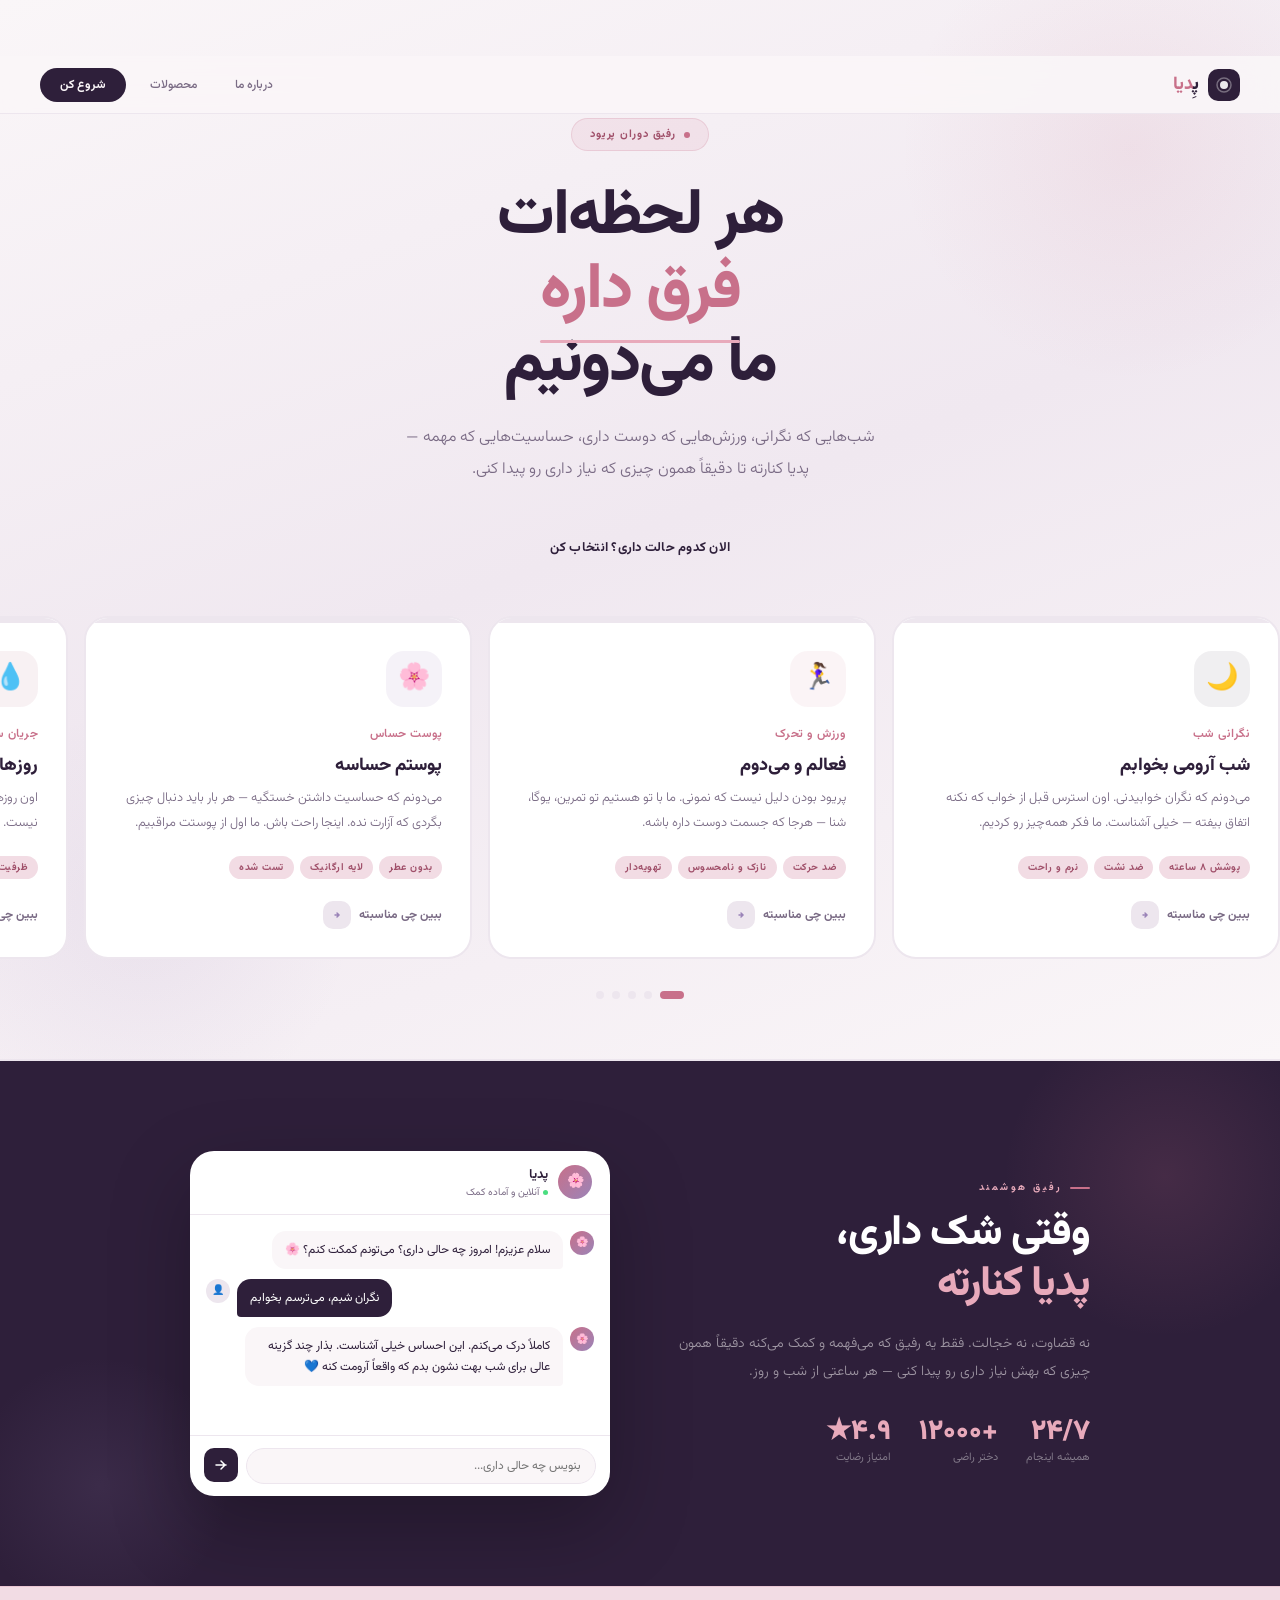
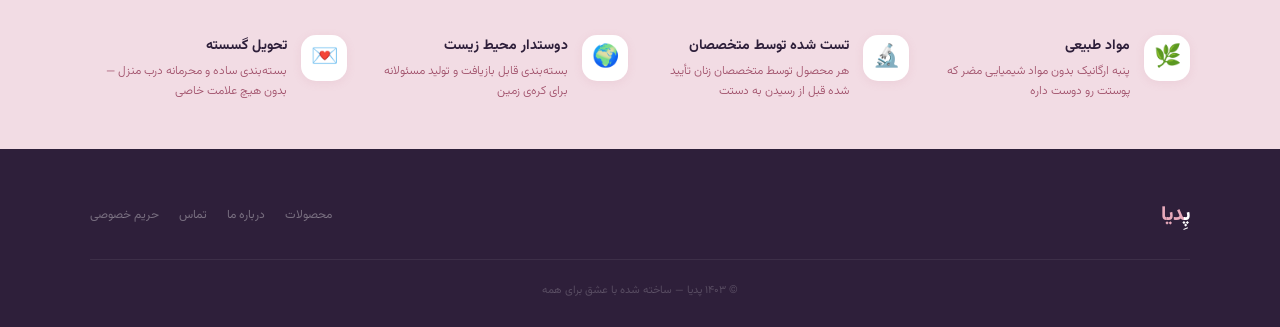
<file: padia-landing.html>
<!DOCTYPE html>
<html lang="fa" dir="rtl">
<head>
<meta charset="UTF-8">
<meta name="viewport" content="width=device-width, initial-scale=1.0">
<title>پِدیا — رفیق دوران</title>
<link rel="preconnect" href="https://fonts.googleapis.com">
<link href="https://fonts.googleapis.com/css2?family=Vazirmatn:wght@300;400;500;600;700;900&display=swap" rel="stylesheet">
<style>
:root {
  --ink:    #1C1523;
  --plum:   #2E1F3A;
  --rose:   #C8708A;
  --rose-l: #E8AABB;
  --rose-d: #A0506A;
  --blush:  #F2DCE4;
  --lilac:  #D4C5E0;
  --lilac-d:#9B84B8;
  --cream:  #FAF6F8;
  --white:  #FFFFFF;
  --mist:   #EDE6EE;
  --slate:  #7A6B85;
  --f: 'Vazirmatn', sans-serif;
}

*, *::before, *::after { margin:0; padding:0; box-sizing:border-box; }
html { scroll-behavior:smooth; }
body {
  background: var(--cream);
  color: var(--plum);
  font-family: var(--f);
  -webkit-font-smoothing: antialiased;
  overflow-x: hidden;
}

/* ── NAV ── */
.nav {
  position: fixed; top: 0; left: 0; right: 0; z-index: 300;
  background: rgba(250,246,248,0.92);
  backdrop-filter: blur(14px);
  -webkit-backdrop-filter: blur(14px);
  border-bottom: 1px solid var(--mist);
  height: 58px;
  display: flex; align-items: center;
  padding: 0 40px;
  justify-content: space-between;
}
.nav-brand {
  display: flex; align-items: center; gap: 9px;
  text-decoration: none;
}
.nav-logo {
  width: 32px; height: 32px;
  background: var(--plum);
  border-radius: 10px;
  display: flex; align-items: center; justify-content: center;
}
.nav-logo svg { width:16px; height:16px; }
.nav-name {
  font-size: 18px; font-weight: 800;
  color: var(--plum); letter-spacing: -.02em;
}
.nav-name span { color: var(--rose); }
.nav-end { display:flex; align-items:center; gap:10px; }
.nav-link {
  font-size: 12px; font-weight: 500; color: var(--slate);
  text-decoration: none; padding: 6px 14px;
  border-radius: 30px; transition: all .2s;
}
.nav-link:hover { background: var(--blush); color: var(--rose-d); }
.nav-cta {
  background: var(--plum); color: var(--cream);
  font-size: 12px; font-weight: 700;
  padding: 8px 20px; border: none;
  border-radius: 30px; cursor: pointer;
  font-family: var(--f); transition: all .2s;
}
.nav-cta:hover { background: var(--rose-d); transform: translateY(-1px); }

/* ── HERO ── */
.hero {
  min-height: 100vh;
  padding-top: 58px;
  display: flex; flex-direction: column;
  align-items: center; justify-content: center;
  position: relative; overflow: hidden;
  background: linear-gradient(160deg, var(--cream) 0%, #f0e8f0 50%, var(--cream) 100%);
}

/* Subtle background shapes */
.hero::before {
  content: '';
  position: absolute; top: -100px; right: -100px;
  width: 500px; height: 500px;
  background: radial-gradient(circle, rgba(200,112,138,.1) 0%, transparent 65%);
  border-radius: 50%; pointer-events: none;
}
.hero::after {
  content: '';
  position: absolute; bottom: -80px; left: -80px;
  width: 450px; height: 450px;
  background: radial-gradient(circle, rgba(155,132,184,.1) 0%, transparent 65%);
  border-radius: 50%; pointer-events: none;
}

.hero-content {
  position: relative; z-index: 1;
  text-align: center;
  padding: 60px 24px 40px;
  max-width: 680px;
}

.hero-tag {
  display: inline-flex; align-items: center; gap: 8px;
  background: rgba(200,112,138,.1);
  border: 1px solid rgba(200,112,138,.2);
  border-radius: 30px; padding: 7px 18px;
  font-size: 11px; font-weight: 700;
  color: var(--rose-d); letter-spacing: .08em;
  text-transform: uppercase; margin-bottom: 30px;
}
.dot-pulse {
  width: 6px; height: 6px; background: var(--rose);
  border-radius: 50%;
  animation: dp 2.5s ease-in-out infinite;
}
@keyframes dp {
  0%,100%{ opacity:1; transform:scale(1); }
  50%{ opacity:.3; transform:scale(.5); }
}

.hero-h1 {
  font-size: clamp(36px, 5.5vw, 64px);
  font-weight: 800; line-height: 1.15;
  color: var(--plum); letter-spacing: -.03em;
  margin-bottom: 20px;
}
.hero-h1 em {
  font-style: normal; color: var(--rose);
  position: relative;
}
.hero-h1 em::after {
  content: '';
  position: absolute; bottom: -2px; left: 0; right: 0;
  height: 3px; background: var(--rose-l);
  border-radius: 2px;
}

.hero-sub {
  font-size: 16px; font-weight: 300;
  color: var(--slate); line-height: 2;
  margin-bottom: 52px;
}

/* ── SCENARIO LABEL ── */
.scenario-label {
  font-size: 13px; font-weight: 700;
  color: var(--plum); margin-bottom: 18px;
  letter-spacing: .02em;
}

/* ── SCENARIO CARDS (full-width slides) ── */
.scenarios {
  width: 100vw;
  position: relative; z-index: 1;
  padding: 0 0 60px;
}

.scenario-track {
  display: flex; gap: 16px;
  padding: 0 40px;
  overflow-x: auto;
  scroll-snap-type: x mandatory;
  scrollbar-width: none;
  -webkit-overflow-scrolling: touch;
}
.scenario-track::-webkit-scrollbar { display: none; }

/* ── SCENARIO CARD ── */
.scard {
  flex: 0 0 calc(33.333% - 12px);
  min-width: 280px;
  background: var(--white);
  border: 2px solid var(--mist);
  border-radius: 24px;
  overflow: hidden;
  cursor: pointer;
  transition: all .3s cubic-bezier(.22,.68,0,1.2);
  scroll-snap-align: start;
  position: relative;
}
.scard:hover {
  transform: translateY(-6px);
  box-shadow: 0 20px 50px rgba(46,31,58,.12);
}
.scard.active {
  border-color: var(--rose);
  box-shadow: 0 0 0 4px rgba(200,112,138,.12), 0 20px 50px rgba(46,31,58,.15);
}

/* Accent top band */
.scard-band {
  height: 5px;
  background: var(--mist);
  transition: background .3s;
}
.scard.active .scard-band,
.scard:hover .scard-band { background: var(--rose); }

.scard-inner { padding: 28px; }

.scard-icon {
  width: 56px; height: 56px;
  border-radius: 18px;
  display: flex; align-items: center; justify-content: center;
  font-size: 26px; margin-bottom: 18px;
  transition: transform .3s;
}
.scard:hover .scard-icon,
.scard.active .scard-icon { transform: scale(1.1) rotate(-4deg); }

.scard-title {
  font-size: 18px; font-weight: 800;
  color: var(--plum); margin-bottom: 8px;
  line-height: 1.3;
}
.scard-mood {
  font-size: 12px; font-weight: 600;
  color: var(--rose); margin-bottom: 12px;
  letter-spacing: .04em;
}
.scard-desc {
  font-size: 13px; font-weight: 300;
  color: var(--slate); line-height: 1.9;
  margin-bottom: 20px;
}

/* Tags inside card */
.scard-tags { display: flex; flex-wrap: wrap; gap: 6px; margin-bottom: 22px; }
.scard-tag {
  font-size: 10px; font-weight: 700;
  padding: 4px 10px; border-radius: 20px;
  background: var(--blush); color: var(--rose-d);
  letter-spacing: .05em;
}

/* Card CTA */
.scard-cta {
  display: flex; align-items: center; gap: 8px;
  font-size: 12px; font-weight: 700;
  color: var(--slate); transition: color .2s;
}
.scard.active .scard-cta,
.scard:hover .scard-cta { color: var(--rose); }
.scard-arrow {
  width: 28px; height: 28px; border-radius: 10px;
  background: var(--mist);
  display: flex; align-items: center; justify-content: center;
  transition: all .2s;
}
.scard.active .scard-arrow,
.scard:hover .scard-arrow { background: var(--rose); }
.scard-arrow svg { width: 12px; height: 12px; }
.scard.active .scard-arrow svg path,
.scard:hover .scard-arrow svg path { stroke: white; }

/* ── EXPANDED PANEL ── */
.expand-panel {
  width: 100%;
  background: var(--white);
  border-top: 1px solid var(--mist);
  border-bottom: 1px solid var(--mist);
  overflow: hidden;
  max-height: 0;
  transition: max-height .5s cubic-bezier(.22,.68,0,1.2);
}
.expand-panel.open { max-height: 700px; }

.expand-inner {
  max-width: 1200px; margin: 0 auto;
  padding: 48px 40px;
}

/* Empathy header */
.expand-empathy {
  display: flex; align-items: flex-start; gap: 20px;
  background: var(--blush);
  border-radius: 20px;
  padding: 24px 28px;
  margin-bottom: 36px;
}
.empathy-icon { font-size: 36px; flex-shrink: 0; }
.empathy-text {}
.empathy-title {
  font-size: 16px; font-weight: 800;
  color: var(--plum); margin-bottom: 6px;
}
.empathy-msg {
  font-size: 14px; font-weight: 300;
  color: var(--plum); line-height: 2; opacity: .8;
}

/* Products drawer */
.products-label {
  font-size: 11px; font-weight: 700;
  letter-spacing: .18em; text-transform: uppercase;
  color: var(--slate); margin-bottom: 18px;
  display: flex; align-items: center; gap: 10px;
}
.products-label::after {
  content: ''; flex: 1; height: 1px;
  background: var(--mist);
}

.products-row {
  display: flex; gap: 14px;
  overflow-x: auto;
  scrollbar-width: none;
  padding-bottom: 8px;
}
.products-row::-webkit-scrollbar { display: none; }

/* Product mini card */
.pmc {
  flex: 0 0 190px;
  background: var(--cream);
  border: 1.5px solid var(--mist);
  border-radius: 18px; overflow: hidden;
  cursor: pointer; transition: all .25s;
}
.pmc:hover {
  border-color: var(--rose-l);
  transform: translateY(-3px);
  box-shadow: 0 10px 30px rgba(200,112,138,.12);
}
.pmc-vis {
  height: 110px;
  display: flex; align-items: center; justify-content: center;
  font-size: 42px;
  position: relative;
}
.pmc-best {
  position: absolute; top: 8px; right: 8px;
  background: var(--rose); color: white;
  font-size: 9px; font-weight: 800;
  padding: 3px 8px; border-radius: 10px;
  letter-spacing: .05em;
}
.pmc-body { padding: 12px 14px 14px; }
.pmc-name {
  font-size: 12px; font-weight: 700;
  color: var(--plum); margin-bottom: 3px;
  line-height: 1.4;
}
.pmc-brand { font-size: 10px; color: var(--slate); margin-bottom: 10px; }
.pmc-foot { display: flex; align-items: center; justify-content: space-between; }
.pmc-price { font-size: 14px; font-weight: 900; color: var(--plum); }
.pmc-add {
  width: 28px; height: 28px;
  background: var(--plum); border: none; border-radius: 9px;
  color: white; font-size: 18px; line-height: 1;
  display: flex; align-items: center; justify-content: center;
  cursor: pointer; font-family: var(--f); transition: all .15s;
}
.pmc-add:hover { background: var(--rose); }

/* ── DOTS NAV ── */
.scenario-dots {
  display: flex; align-items: center; justify-content: center;
  gap: 8px; padding-top: 32px;
}
.sdot {
  width: 8px; height: 8px; border-radius: 4px;
  background: var(--mist); cursor: pointer;
  transition: all .3s; border: none;
}
.sdot.active {
  width: 24px; background: var(--rose);
}

/* ── COMPANION / CHAT SECTION ── */
.companion {
  background: var(--plum);
  padding: 90px 40px;
  position: relative; overflow: hidden;
  text-align: center;
}
.companion::before {
  content: '';
  position: absolute; top: -60px; right: -60px;
  width: 350px; height: 350px;
  background: radial-gradient(circle, rgba(200,112,138,.15) 0%, transparent 65%);
  border-radius: 50%; pointer-events: none;
}
.companion::after {
  content: '';
  position: absolute; bottom: -40px; left: -40px;
  width: 280px; height: 280px;
  background: radial-gradient(circle, rgba(155,132,184,.12) 0%, transparent 65%);
  border-radius: 50%; pointer-events: none;
}
.companion-inner {
  max-width: 900px; margin: 0 auto;
  position: relative; z-index: 1;
  display: grid; grid-template-columns: 1fr 420px;
  gap: 64px; align-items: center; text-align: right;
}
.comp-eyebrow {
  font-size: 10px; font-weight: 700;
  letter-spacing: .25em; text-transform: uppercase;
  color: var(--rose-l); margin-bottom: 14px;
  display: flex; align-items: center; gap: 8px;
}
.comp-eyebrow::before {
  content: ''; width: 20px; height: 2px;
  background: var(--rose); border-radius: 1px;
}
.comp-h2 {
  font-size: clamp(28px, 3.5vw, 42px);
  font-weight: 800; color: white;
  line-height: 1.2; letter-spacing: -.025em;
  margin-bottom: 20px;
}
.comp-h2 em { font-style: normal; color: var(--rose-l); }
.comp-p {
  font-size: 14px; font-weight: 300;
  color: rgba(250,246,248,.55);
  line-height: 2; margin-bottom: 32px;
}
.comp-stats {
  display: flex; gap: 28px;
}
.cstat-n {
  font-size: 28px; font-weight: 900; color: var(--rose-l);
  line-height: 1;
}
.cstat-l {
  font-size: 11px; color: rgba(255,255,255,.4);
  font-weight: 400; margin-top: 3px;
}

/* Chat window */
.chat-win {
  background: var(--white);
  border-radius: 24px; overflow: hidden;
  box-shadow: 0 30px 80px rgba(0,0,0,.25);
}
.chat-hd {
  padding: 14px 18px;
  border-bottom: 1px solid var(--mist);
  display: flex; align-items: center; gap: 10px;
}
.chat-av {
  width: 34px; height: 34px;
  background: linear-gradient(135deg, var(--rose), var(--lilac-d));
  border-radius: 50%;
  display: flex; align-items: center; justify-content: center;
  font-size: 14px;
}
.chat-info {}
.chat-nm { font-size: 13px; font-weight: 700; color: var(--plum); }
.chat-st {
  font-size: 10px; color: var(--slate);
  display: flex; align-items: center; gap: 4px;
}
.online-dot {
  width: 5px; height: 5px; background: #4ade80;
  border-radius: 50%;
  animation: dp 2s ease-in-out infinite;
}
.chat-msgs {
  padding: 16px; display: flex;
  flex-direction: column; gap: 10px;
  height: 220px; overflow-y: auto;
}
.msg { display: flex; gap: 7px; max-width: 90%; }
.msg.me { align-self: flex-end; flex-direction: row-reverse; }
.mav {
  width: 24px; height: 24px; border-radius: 50%; flex-shrink: 0;
  display: flex; align-items: center; justify-content: center;
  font-size: 10px;
}
.mav.bot {
  background: linear-gradient(135deg, var(--rose), var(--lilac-d));
}
.mav.usr { background: var(--mist); }
.bbl {
  padding: 9px 13px; border-radius: 14px;
  font-size: 12px; font-weight: 400; line-height: 1.7;
}
.bbl.bot { background: var(--cream); color: var(--plum); border-bottom-right-radius: 4px; }
.bbl.me { background: var(--plum); color: white; border-bottom-left-radius: 4px; }
.chat-inp-row {
  padding: 12px 14px;
  border-top: 1px solid var(--mist);
  display: flex; gap: 8px;
}
.cinp {
  flex: 1; background: var(--cream);
  border: 1px solid var(--mist); border-radius: 20px;
  padding: 8px 14px; font-size: 12px;
  color: var(--plum); font-family: var(--f);
  outline: none; direction: rtl;
}
.cinp:focus { border-color: var(--rose); }
.csend {
  width: 34px; height: 34px;
  background: var(--plum); border: none; border-radius: 10px;
  display: flex; align-items: center; justify-content: center;
  cursor: pointer; transition: all .2s;
}
.csend:hover { background: var(--rose); }
.csend svg { width: 14px; height: 14px; }

/* ── CARE BAR ── */
.care-bar {
  background: var(--blush);
  padding: 48px 40px;
  border-top: 1px solid rgba(200,112,138,.2);
}
.care-inner {
  max-width: 1100px; margin: 0 auto;
  display: grid; grid-template-columns: repeat(4,1fr);
  gap: 24px;
}
.care-item { display: flex; align-items: flex-start; gap: 14px; }
.care-ico {
  width: 46px; height: 46px; flex-shrink: 0;
  background: white; border-radius: 15px;
  display: flex; align-items: center; justify-content: center;
  font-size: 22px;
  box-shadow: 0 2px 10px rgba(200,112,138,.12);
}
.care-title { font-size: 14px; font-weight: 700; color: var(--plum); margin-bottom: 4px; }
.care-desc { font-size: 12px; color: var(--rose-d); line-height: 1.7; font-weight: 300; }

/* ── FOOTER ── */
footer {
  background: var(--plum);
  padding: 50px 40px 28px;
}
.footer-inner {
  max-width: 1100px; margin: 0 auto;
  display: flex; align-items: center; justify-content: space-between;
  padding-bottom: 28px;
  border-bottom: 1px solid rgba(255,255,255,.07);
}
.footer-brand { font-size: 20px; font-weight: 800; color: white; }
.footer-brand span { color: var(--rose-l); }
.footer-links { display: flex; gap: 20px; }
.footer-link {
  font-size: 12px; color: rgba(255,255,255,.35);
  text-decoration: none; transition: color .2s;
}
.footer-link:hover { color: var(--rose-l); }
.footer-copy {
  padding-top: 22px;
  font-size: 11px; color: rgba(255,255,255,.2);
  text-align: center;
}

/* ── RESPONSIVE ── */
@media(max-width:900px){
  .companion-inner { grid-template-columns: 1fr; gap: 40px; }
  .care-inner { grid-template-columns: 1fr 1fr; }
  .scard { flex: 0 0 82vw; }
}
@media(max-width:600px){
  .care-inner { grid-template-columns: 1fr; }
  .hero-content { padding: 40px 20px 30px; }
  .scenario-track { padding: 0 20px; }
  .nav { padding: 0 20px; }
}

/* ── TYPING INDICATOR ── */
.typing {
  display: flex; gap: 4px; align-items: center;
  padding: 10px 13px;
  background: var(--cream);
  border-radius: 14px; border-bottom-right-radius: 4px;
  width: fit-content;
}
.typing span {
  width: 5px; height: 5px; background: var(--slate);
  border-radius: 50%;
  animation: typing 1.4s ease-in-out infinite;
}
.typing span:nth-child(2) { animation-delay: .2s; }
.typing span:nth-child(3) { animation-delay: .4s; }
@keyframes typing {
  0%,60%,100%{ transform:translateY(0); opacity:.4; }
  30%{ transform:translateY(-5px); opacity:1; }
}
</style>
</head>
<body>

<!-- ── NAV ── -->
<nav class="nav">
  <a href="#" class="nav-brand">
    <div class="nav-logo">
      <svg viewBox="0 0 16 16" fill="none" xmlns="http://www.w3.org/2000/svg">
        <circle cx="8" cy="8" r="4" fill="white" opacity=".9"/>
        <circle cx="8" cy="8" r="7" stroke="white" stroke-width="1.5" opacity=".35"/>
      </svg>
    </div>
    <span class="nav-name">پِ<span>دیا</span></span>
  </a>
  <div class="nav-end">
    <a href="#" class="nav-link">درباره ما</a>
    <a href="#" class="nav-link">محصولات</a>
    <button class="nav-cta">شروع کن</button>
  </div>
</nav>

<!-- ── HERO ── -->
<section class="hero">
  <div class="hero-content">
    <div class="hero-tag">
      <span class="dot-pulse"></span>
      رفیق دوران پریود
    </div>
    <h1 class="hero-h1">
      هر لحظه‌ات<br>
      <em>فرق داره</em><br>
      ما می‌دونیم
    </h1>
    <p class="hero-sub">
      شب‌هایی که نگرانی، ورزش‌هایی که دوست داری، حساسیت‌هایی که مهمه —<br>
      پدیا کنارته تا دقیقاً همون چیزی که نیاز داری رو پیدا کنی.
    </p>
    <p class="scenario-label">الان کدوم حالت داری؟ انتخاب کن</p>
  </div>

  <!-- ── SCENARIO CARDS ── -->
  <div class="scenarios">
    <div class="scenario-track" id="track">

      <!-- Card 1: Night -->
      <div class="scard" data-id="night" onclick="toggleCard(this)">
        <div class="scard-band"></div>
        <div class="scard-inner">
          <div class="scard-icon" style="background:rgba(46,31,58,.07);">🌙</div>
          <div class="scard-mood">نگرانی شب</div>
          <h3 class="scard-title">شب آرومی بخوابم</h3>
          <p class="scard-desc">می‌دونم که نگران خوابیدنی. اون استرس قبل از خواب که نکنه اتفاق بیفته — خیلی آشناست. ما فکر همه‌چیز رو کردیم.</p>
          <div class="scard-tags">
            <span class="scard-tag">پوشش ۸ ساعته</span>
            <span class="scard-tag">ضد نشت</span>
            <span class="scard-tag">نرم و راحت</span>
          </div>
          <div class="scard-cta">
            <span>ببین چی مناسبته</span>
            <div class="scard-arrow">
              <svg viewBox="0 0 12 12" fill="none"><path d="M8 6H4M6 4l2 2-2 2" stroke="#9B84B8" stroke-width="1.5" stroke-linecap="round"/></svg>
            </div>
          </div>
        </div>
      </div>

      <!-- Card 2: Sport -->
      <div class="scard" data-id="sport" onclick="toggleCard(this)">
        <div class="scard-band"></div>
        <div class="scard-inner">
          <div class="scard-icon" style="background:rgba(200,112,138,.08);">🏃‍♀️</div>
          <div class="scard-mood">ورزش و تحرک</div>
          <h3 class="scard-title">فعالم و می‌دوم</h3>
          <p class="scard-desc">پریود بودن دلیل نیست که نمونی. ما با تو هستیم تو تمرین، یوگا، شنا — هرجا که جسمت دوست داره باشه.</p>
          <div class="scard-tags">
            <span class="scard-tag">ضد حرکت</span>
            <span class="scard-tag">نازک و نامحسوس</span>
            <span class="scard-tag">تهویه‌دار</span>
          </div>
          <div class="scard-cta">
            <span>ببین چی مناسبته</span>
            <div class="scard-arrow">
              <svg viewBox="0 0 12 12" fill="none"><path d="M8 6H4M6 4l2 2-2 2" stroke="#9B84B8" stroke-width="1.5" stroke-linecap="round"/></svg>
            </div>
          </div>
        </div>
      </div>

      <!-- Card 3: Sensitive -->
      <div class="scard" data-id="sensitive" onclick="toggleCard(this)">
        <div class="scard-band"></div>
        <div class="scard-inner">
          <div class="scard-icon" style="background:rgba(155,132,184,.1);">🌸</div>
          <div class="scard-mood">پوست حساس</div>
          <h3 class="scard-title">پوستم حساسه</h3>
          <p class="scard-desc">می‌دونم که حساسیت داشتن خستگیه — هر بار باید دنبال چیزی بگردی که آزارت نده. اینجا راحت باش. ما اول از پوستت مراقبیم.</p>
          <div class="scard-tags">
            <span class="scard-tag">بدون عطر</span>
            <span class="scard-tag">لایه ارگانیک</span>
            <span class="scard-tag">تست شده</span>
          </div>
          <div class="scard-cta">
            <span>ببین چی مناسبته</span>
            <div class="scard-arrow">
              <svg viewBox="0 0 12 12" fill="none"><path d="M8 6H4M6 4l2 2-2 2" stroke="#9B84B8" stroke-width="1.5" stroke-linecap="round"/></svg>
            </div>
          </div>
        </div>
      </div>

      <!-- Card 4: Heavy -->
      <div class="scard" data-id="heavy" onclick="toggleCard(this)">
        <div class="scard-band"></div>
        <div class="scard-inner">
          <div class="scard-icon" style="background:rgba(160,80,106,.08);">💧</div>
          <div class="scard-mood">جریان سنگین</div>
          <h3 class="scard-title">روزهای سنگین دارم</h3>
          <p class="scard-desc">اون روزهایی که همه‌چیز سنگین‌تره — از جسمت تا ذهنت. قضاوتی نیست. فقط می‌خوایم مطمئن باشیم که در امانی.</p>
          <div class="scard-tags">
            <span class="scard-tag">ظرفیت بالا</span>
            <span class="scard-tag">پوشش دوجانبه</span>
            <span class="scard-tag">جذب سریع</span>
          </div>
          <div class="scard-cta">
            <span>ببین چی مناسبته</span>
            <div class="scard-arrow">
              <svg viewBox="0 0 12 12" fill="none"><path d="M8 6H4M6 4l2 2-2 2" stroke="#9B84B8" stroke-width="1.5" stroke-linecap="round"/></svg>
            </div>
          </div>
        </div>
      </div>

      <!-- Card 5: On the go -->
      <div class="scard" data-id="onthego" onclick="toggleCard(this)">
        <div class="scard-band"></div>
        <div class="scard-inner">
          <div class="scard-icon" style="background:rgba(200,112,138,.08);">✈️</div>
          <div class="scard-mood">سفر و بیرون از خونه</div>
          <h3 class="scard-title">همیشه در راهم</h3>
          <p class="scard-desc">سفر، کار، دورهمی — پریود وقت نمی‌گیره. ما هم وقتت رو نمی‌گیریم. سریع، عملی، بی‌دردسر.</p>
          <div class="scard-tags">
            <span class="scard-tag">فشرده و قابل حمل</span>
            <span class="scard-tag">بسته‌بندی گسسته</span>
            <span class="scard-tag">بی‌صدا</span>
          </div>
          <div class="scard-cta">
            <span>ببین چی مناسبته</span>
            <div class="scard-arrow">
              <svg viewBox="0 0 12 12" fill="none"><path d="M8 6H4M6 4l2 2-2 2" stroke="#9B84B8" stroke-width="1.5" stroke-linecap="round"/></svg>
            </div>
          </div>
        </div>
      </div>

    </div>

    <!-- Dots -->
    <div class="scenario-dots">
      <button class="sdot active" onclick="scrollTo(0)"></button>
      <button class="sdot" onclick="scrollTo(1)"></button>
      <button class="sdot" onclick="scrollTo(2)"></button>
      <button class="sdot" onclick="scrollTo(3)"></button>
      <button class="sdot" onclick="scrollTo(4)"></button>
    </div>
  </div>

  <!-- ── EXPAND PANEL ── -->
  <div class="expand-panel" id="expandPanel">
    <div class="expand-inner">

      <!-- Night -->
      <div class="expand-content" id="exp-night" style="display:none">
        <div class="expand-empathy">
          <div class="empathy-icon">💙</div>
          <div class="empathy-text">
            <div class="empathy-title">شبت آروم باشه، خوابت راحت</div>
            <p class="empathy-msg">می‌دونم که اون نگرانی آخر شب — قبل از چشم بستن — خیلی سخته. نه فقط جسمی، بلکه ذهنی هم خسته‌ات می‌کنه. ما دقیقاً به همین فکر کردیم. اینجا محصولاتی هستن که طراحی شدن تا تو ۸ ساعت بدون هیچ نگرانی‌ای بخوابی.</p>
          </div>
        </div>
        <div class="products-label">پیشنهاد ویژه برای شب</div>
        <div class="products-row">
          <div class="pmc">
            <div class="pmc-vis" style="background:#f5f0fa;">🌙<div class="pmc-best">بهترین انتخاب</div></div>
            <div class="pmc-body">
              <div class="pmc-name">نایت پرو ۸ ساعته</div>
              <div class="pmc-brand">پدیا · بالشتک بلند</div>
              <div class="pmc-foot">
                <div class="pmc-price">۴۵,۰۰۰</div>
                <button class="pmc-add" onclick="event.stopPropagation()">+</button>
              </div>
            </div>
          </div>
          <div class="pmc">
            <div class="pmc-vis" style="background:#fdf0f4;">🩷</div>
            <div class="pmc-body">
              <div class="pmc-name">الترا تین شبانه</div>
              <div class="pmc-brand">پدیا · فوق‌نازک</div>
              <div class="pmc-foot">
                <div class="pmc-price">۳۸,۰۰۰</div>
                <button class="pmc-add" onclick="event.stopPropagation()">+</button>
              </div>
            </div>
          </div>
          <div class="pmc">
            <div class="pmc-vis" style="background:#f0f4f8;">💜</div>
            <div class="pmc-body">
              <div class="pmc-name">شورت پریود شب</div>
              <div class="pmc-brand">پدیا · پارچه</div>
              <div class="pmc-foot">
                <div class="pmc-price">۲۲۰,۰۰۰</div>
                <button class="pmc-add" onclick="event.stopPropagation()">+</button>
              </div>
            </div>
          </div>
          <div class="pmc">
            <div class="pmc-vis" style="background:#faf5f0;">🌙</div>
            <div class="pmc-body">
              <div class="pmc-name">پد جانبی شب</div>
              <div class="pmc-brand">پدیا · محافظ جانبی</div>
              <div class="pmc-foot">
                <div class="pmc-price">۵۲,۰۰۰</div>
                <button class="pmc-add" onclick="event.stopPropagation()">+</button>
              </div>
            </div>
          </div>
        </div>
      </div>

      <!-- Sport -->
      <div class="expand-content" id="exp-sport" style="display:none">
        <div class="expand-empathy">
          <div class="empathy-icon">💪</div>
          <div class="empathy-text">
            <div class="empathy-title">تو دوندگی رو دوست داری — پریود این رو ازت نمی‌گیره</div>
            <p class="empathy-msg">می‌فهمم که وقتی دلت می‌خواد حرکت کنی، هیچ‌چیزی نباید جلوت رو بگیره. ما اینجاییم تا تمرینت بدون استرس باشه. این محصولات طراحی شدن برای همه نوع تحرک — از یوگا تا دویدن.</p>
          </div>
        </div>
        <div class="products-label">مناسب برای ورزش و تحرک</div>
        <div class="products-row">
          <div class="pmc">
            <div class="pmc-vis" style="background:#f0faf5;">🏃‍♀️<div class="pmc-best">بهترین انتخاب</div></div>
            <div class="pmc-body">
              <div class="pmc-name">اسپورت اولترا</div>
              <div class="pmc-brand">پدیا · ورزشی</div>
              <div class="pmc-foot">
                <div class="pmc-price">۴۸,۰۰۰</div>
                <button class="pmc-add" onclick="event.stopPropagation()">+</button>
              </div>
            </div>
          </div>
          <div class="pmc">
            <div class="pmc-vis" style="background:#fff5f0;">🧘‍♀️</div>
            <div class="pmc-body">
              <div class="pmc-name">یوگا پد</div>
              <div class="pmc-brand">پدیا · انعطاف‌پذیر</div>
              <div class="pmc-foot">
                <div class="pmc-price">۴۲,۰۰۰</div>
                <button class="pmc-add" onclick="event.stopPropagation()">+</button>
              </div>
            </div>
          </div>
          <div class="pmc">
            <div class="pmc-vis" style="background:#f5f0ff;">🏊‍♀️</div>
            <div class="pmc-body">
              <div class="pmc-name">تامپون ورزشی</div>
              <div class="pmc-brand">پدیا · برای شنا</div>
              <div class="pmc-foot">
                <div class="pmc-price">۳۵,۰۰۰</div>
                <button class="pmc-add" onclick="event.stopPropagation()">+</button>
              </div>
            </div>
          </div>
          <div class="pmc">
            <div class="pmc-vis" style="background:#f0f8ff;">💙</div>
            <div class="pmc-body">
              <div class="pmc-name">شورت اسپورت</div>
              <div class="pmc-brand">پدیا · پارچه ورزشی</div>
              <div class="pmc-foot">
                <div class="pmc-price">۲۴۵,۰۰۰</div>
                <button class="pmc-add" onclick="event.stopPropagation()">+</button>
              </div>
            </div>
          </div>
        </div>
      </div>

      <!-- Sensitive -->
      <div class="expand-content" id="exp-sensitive" style="display:none">
        <div class="expand-empathy">
          <div class="empathy-icon">🌿</div>
          <div class="empathy-text">
            <div class="empathy-title">پوستت لایق بهترینه — بدون هیچ ماده‌ای که ناراحتت کنه</div>
            <p class="empathy-msg">می‌دونم که داشتن پوست حساس یعنی همیشه باید دنبال گزینه‌های مطمئن بگردی. این خستگی رو می‌فهمم. اینجا همه‌چیز تست شده، بدون عطر، بدون مواد شیمیایی مصنوعی — فقط برای آرامش پوستت.</p>
          </div>
        </div>
        <div class="products-label">ملایم برای پوست حساس</div>
        <div class="products-row">
          <div class="pmc">
            <div class="pmc-vis" style="background:#f5faf5;">🌸<div class="pmc-best">بهترین انتخاب</div></div>
            <div class="pmc-body">
              <div class="pmc-name">ارگانیک کاتن پد</div>
              <div class="pmc-brand">پدیا · پنبه طبیعی</div>
              <div class="pmc-foot">
                <div class="pmc-price">۵۸,۰۰۰</div>
                <button class="pmc-add" onclick="event.stopPropagation()">+</button>
              </div>
            </div>
          </div>
          <div class="pmc">
            <div class="pmc-vis" style="background:#fef9f0;">🍃</div>
            <div class="pmc-body">
              <div class="pmc-name">بامبو لایت</div>
              <div class="pmc-brand">پدیا · فیبر بامبو</div>
              <div class="pmc-foot">
                <div class="pmc-price">۵۴,۰۰۰</div>
                <button class="pmc-add" onclick="event.stopPropagation()">+</button>
              </div>
            </div>
          </div>
          <div class="pmc">
            <div class="pmc-vis" style="background:#fdf5fa;">🌼</div>
            <div class="pmc-body">
              <div class="pmc-name">هایپوآلرژنیک پد</div>
              <div class="pmc-brand">پدیا · فاقد عطر</div>
              <div class="pmc-foot">
                <div class="pmc-price">۴۹,۰۰۰</div>
                <button class="pmc-add" onclick="event.stopPropagation()">+</button>
              </div>
            </div>
          </div>
          <div class="pmc">
            <div class="pmc-vis" style="background:#f0f7f5;">✨</div>
            <div class="pmc-body">
              <div class="pmc-name">کاپ سیلیکونی</div>
              <div class="pmc-brand">پدیا · بدون تماس</div>
              <div class="pmc-foot">
                <div class="pmc-price">۱۸۵,۰۰۰</div>
                <button class="pmc-add" onclick="event.stopPropagation()">+</button>
              </div>
            </div>
          </div>
        </div>
      </div>

      <!-- Heavy -->
      <div class="expand-content" id="exp-heavy" style="display:none">
        <div class="expand-empathy">
          <div class="empathy-icon">🤍</div>
          <div class="empathy-text">
            <div class="empathy-title">روزهای سنگین هم می‌گذرن — تو در امانی</div>
            <p class="empathy-msg">این روزها سخته. جسمت سنگینه، حالت ممکنه خوب نباشه — و این کاملاً طبیعیه. من می‌دونم چقدر مهمه که بدونی پوشش کافی داری. این محصولات برای روزهایی طراحی شدن که نیاز به اطمینان بیشتری داری.</p>
          </div>
        </div>
        <div class="products-label">پوشش قوی برای روزهای سنگین</div>
        <div class="products-row">
          <div class="pmc">
            <div class="pmc-vis" style="background:#f5f0fa;">💧<div class="pmc-best">بهترین انتخاب</div></div>
            <div class="pmc-body">
              <div class="pmc-name">ماکسی پلاس پرو</div>
              <div class="pmc-brand">پدیا · ظرفیت بالا</div>
              <div class="pmc-foot">
                <div class="pmc-price">۶۲,۰۰۰</div>
                <button class="pmc-add" onclick="event.stopPropagation()">+</button>
              </div>
            </div>
          </div>
          <div class="pmc">
            <div class="pmc-vis" style="background:#f8f0f8;">🌊</div>
            <div class="pmc-body">
              <div class="pmc-name">اولترا ماکسی شب</div>
              <div class="pmc-brand">پدیا · ترکیبی</div>
              <div class="pmc-foot">
                <div class="pmc-price">۵۵,۰۰۰</div>
                <button class="pmc-add" onclick="event.stopPropagation()">+</button>
              </div>
            </div>
          </div>
          <div class="pmc">
            <div class="pmc-vis" style="background:#f0f0fa;">🫶</div>
            <div class="pmc-body">
              <div class="pmc-name">شورت پریود هوی</div>
              <div class="pmc-brand">پدیا · پارچه</div>
              <div class="pmc-foot">
                <div class="pmc-price">۲۶۰,۰۰۰</div>
                <button class="pmc-add" onclick="event.stopPropagation()">+</button>
              </div>
            </div>
          </div>
          <div class="pmc">
            <div class="pmc-vis" style="background:#fff0f5;">💜</div>
            <div class="pmc-body">
              <div class="pmc-name">دیسک پریود</div>
              <div class="pmc-brand">پدیا · درونی</div>
              <div class="pmc-foot">
                <div class="pmc-price">۱۹۵,۰۰۰</div>
                <button class="pmc-add" onclick="event.stopPropagation()">+</button>
              </div>
            </div>
          </div>
        </div>
      </div>

      <!-- On the go -->
      <div class="expand-content" id="exp-onthego" style="display:none">
        <div class="expand-empathy">
          <div class="empathy-icon">🌟</div>
          <div class="empathy-text">
            <div class="empathy-title">همه‌جا که بری، ما کنارتیم</div>
            <p class="empathy-msg">زندگیت صبر نمی‌کنه — و نباید هم بکنه. می‌دونم که وقتی در راهی، آخرین چیزی که دوست داری نگران باشی، پریودته. این مجموعه طراحی شده برای راحت‌ترین حالت ممکن در سفر.</p>
          </div>
        </div>
        <div class="products-label">همراه سفر و خارج از خانه</div>
        <div class="products-row">
          <div class="pmc">
            <div class="pmc-vis" style="background:#f5f8ff;">✈️<div class="pmc-best">بهترین انتخاب</div></div>
            <div class="pmc-body">
              <div class="pmc-name">تراول کیت</div>
              <div class="pmc-brand">پدیا · بسته سفر</div>
              <div class="pmc-foot">
                <div class="pmc-price">۱۲۵,۰۰۰</div>
                <button class="pmc-add" onclick="event.stopPropagation()">+</button>
              </div>
            </div>
          </div>
          <div class="pmc">
            <div class="pmc-vis" style="background:#fff8f0;">🎒</div>
            <div class="pmc-body">
              <div class="pmc-name">مینی پد اینویزیبل</div>
              <div class="pmc-brand">پدیا · فشرده</div>
              <div class="pmc-foot">
                <div class="pmc-price">۳۲,۰۰۰</div>
                <button class="pmc-add" onclick="event.stopPropagation()">+</button>
              </div>
            </div>
          </div>
          <div class="pmc">
            <div class="pmc-vis" style="background:#f5fff8;">🌺</div>
            <div class="pmc-body">
              <div class="pmc-name">کاپ سیلیکونی</div>
              <div class="pmc-brand">پدیا · قابل استفاده مجدد</div>
              <div class="pmc-foot">
                <div class="pmc-price">۱۸۵,۰۰۰</div>
                <button class="pmc-add" onclick="event.stopPropagation()">+</button>
              </div>
            </div>
          </div>
          <div class="pmc">
            <div class="pmc-vis" style="background:#fdf5ff;">💼</div>
            <div class="pmc-body">
              <div class="pmc-name">دستمال بهداشتی گسسته</div>
              <div class="pmc-brand">پدیا · بی‌صدا</div>
              <div class="pmc-foot">
                <div class="pmc-price">۴۵,۰۰۰</div>
                <button class="pmc-add" onclick="event.stopPropagation()">+</button>
              </div>
            </div>
          </div>
        </div>
      </div>

    </div>
  </div>

</section>

<!-- ── COMPANION SECTION ── -->
<section class="companion">
  <div class="companion-inner">
    <div>
      <div class="comp-eyebrow">رفیق هوشمند</div>
      <h2 class="comp-h2">وقتی شک داری،<br><em>پدیا کنارته</em></h2>
      <p class="comp-p">
        نه قضاوت، نه خجالت. فقط یه رفیق که می‌فهمه و کمک می‌کنه
        دقیقاً همون چیزی که بهش نیاز داری رو پیدا کنی — هر ساعتی از شب و روز.
      </p>
      <div class="comp-stats">
        <div>
          <div class="cstat-n">۲۴/۷</div>
          <div class="cstat-l">همیشه اینجام</div>
        </div>
        <div>
          <div class="cstat-n">+۱۲۰۰۰</div>
          <div class="cstat-l">دختر راضی</div>
        </div>
        <div>
          <div class="cstat-n">۴.۹★</div>
          <div class="cstat-l">امتیاز رضایت</div>
        </div>
      </div>
    </div>

    <!-- Chat window -->
    <div class="chat-win">
      <div class="chat-hd">
        <div class="chat-av">🌸</div>
        <div class="chat-info">
          <div class="chat-nm">پدیا</div>
          <div class="chat-st">
            <span class="online-dot"></span>
            آنلاین و آماده کمک
          </div>
        </div>
      </div>
      <div class="chat-msgs" id="chatMsgs">
        <div class="msg">
          <div class="mav bot">🌸</div>
          <div class="bbl bot">سلام عزیزم! امروز چه حالی داری؟ می‌تونم کمکت کنم؟ 🌸</div>
        </div>
        <div class="msg me">
          <div class="mav usr">👤</div>
          <div class="bbl me">نگران شبم، می‌ترسم بخوابم</div>
        </div>
        <div class="msg">
          <div class="mav bot">🌸</div>
          <div class="bbl bot">کاملاً درک می‌کنم. این احساس خیلی آشناست. بذار چند گزینه عالی برای شب بهت نشون بدم که واقعاً آرومت کنه 💙</div>
        </div>
      </div>
      <div class="chat-inp-row">
        <input class="cinp" type="text" placeholder="بنویس چه حالی داری..." id="chatInput">
        <button class="csend" onclick="sendMsg()">
          <svg viewBox="0 0 14 14" fill="none" xmlns="http://www.w3.org/2000/svg">
            <path d="M12 7H2M7 3l4 4-4 4" stroke="white" stroke-width="1.5" stroke-linecap="round" stroke-linejoin="round"/>
          </svg>
        </button>
      </div>
    </div>
  </div>
</section>

<!-- ── CARE BAR ── -->
<div class="care-bar">
  <div class="care-inner">
    <div class="care-item">
      <div class="care-ico">🌿</div>
      <div>
        <div class="care-title">مواد طبیعی</div>
        <div class="care-desc">پنبه ارگانیک بدون مواد شیمیایی مضر که پوستت رو دوست داره</div>
      </div>
    </div>
    <div class="care-item">
      <div class="care-ico">🔬</div>
      <div>
        <div class="care-title">تست شده توسط متخصصان</div>
        <div class="care-desc">هر محصول توسط متخصصان زنان تأیید شده قبل از رسیدن به دستت</div>
      </div>
    </div>
    <div class="care-item">
      <div class="care-ico">🌍</div>
      <div>
        <div class="care-title">دوستدار محیط زیست</div>
        <div class="care-desc">بسته‌بندی قابل بازیافت و تولید مسئولانه برای کره‌ی زمین</div>
      </div>
    </div>
    <div class="care-item">
      <div class="care-ico">💌</div>
      <div>
        <div class="care-title">تحویل گسسته</div>
        <div class="care-desc">بسته‌بندی ساده و محرمانه درب منزل — بدون هیچ علامت خاصی</div>
      </div>
    </div>
  </div>
</div>

<!-- ── FOOTER ── -->
<footer>
  <div class="footer-inner">
    <div class="footer-brand">پِ<span>دیا</span></div>
    <div class="footer-links">
      <a href="#" class="footer-link">محصولات</a>
      <a href="#" class="footer-link">درباره ما</a>
      <a href="#" class="footer-link">تماس</a>
      <a href="#" class="footer-link">حریم خصوصی</a>
    </div>
  </div>
  <div class="footer-copy">© ۱۴۰۳ پدیا — ساخته شده با عشق برای همه</div>
</footer>

<script>
let activeCard = null;

function toggleCard(el) {
  const id = el.dataset.id;
  const panel = document.getElementById('expandPanel');
  const allContents = document.querySelectorAll('.expand-content');
  const allCards = document.querySelectorAll('.scard');

  // If same card clicked, close
  if (activeCard === id) {
    panel.classList.remove('open');
    el.classList.remove('active');
    activeCard = null;
    return;
  }

  // Remove active from all cards
  allCards.forEach(c => c.classList.remove('active'));

  // Hide all contents
  allContents.forEach(c => c.style.display = 'none');

  // Show selected
  el.classList.add('active');
  const content = document.getElementById('exp-' + id);
  if (content) content.style.display = 'block';

  panel.classList.add('open');
  activeCard = id;

  // Scroll panel into view smoothly
  setTimeout(() => {
    panel.scrollIntoView({ behavior: 'smooth', block: 'nearest' });
  }, 100);
}

// Dots scroll
function scrollTo(idx) {
  const track = document.getElementById('track');
  const cards = track.querySelectorAll('.scard');
  if (cards[idx]) {
    cards[idx].scrollIntoView({ behavior: 'smooth', inline: 'start', block: 'nearest' });
  }
  document.querySelectorAll('.sdot').forEach((d,i) => {
    d.classList.toggle('active', i === idx);
  });
}

// Track scroll to update dots
const track = document.getElementById('track');
track.addEventListener('scroll', () => {
  const cards = track.querySelectorAll('.scard');
  let closestIdx = 0;
  let minDist = Infinity;
  cards.forEach((c, i) => {
    const dist = Math.abs(c.getBoundingClientRect().left - track.getBoundingClientRect().left);
    if (dist < minDist) { minDist = dist; closestIdx = i; }
  });
  document.querySelectorAll('.sdot').forEach((d,i) => {
    d.classList.toggle('active', i === closestIdx);
  });
});

// Chat
const replies = [
  "خوشحالم که اینجایی 🌸 بذار با هم پیدا کنیم چی برات بهتره",
  "می‌فهمم دقیقاً چی می‌گی. این احساس رو خیلی‌ها دارن",
  "هیچ سوالی اشتباه نیست — بپرس، اینجام",
  "کنارتم قدم به قدم تا بهترین گزینه رو پیدا کنیم 💙",
  "خوشحال می‌شم بیشتر توضیح بدی تا دقیق‌تر کمک کنم 🌺",
];
let replyIdx = 0;

function sendMsg() {
  const inp = document.getElementById('chatInput');
  const msgs = document.getElementById('chatMsgs');
  const text = inp.value.trim();
  if (!text) return;

  // User message
  const um = document.createElement('div');
  um.className = 'msg me';
  um.innerHTML = `<div class="mav usr">👤</div><div class="bbl me">${text}</div>`;
  msgs.appendChild(um);
  inp.value = '';
  msgs.scrollTop = msgs.scrollHeight;

  // Typing indicator
  setTimeout(() => {
    const ti = document.createElement('div');
    ti.className = 'msg';
    ti.id = 'typing-ind';
    ti.innerHTML = `<div class="mav bot">🌸</div><div class="typing"><span></span><span></span><span></span></div>`;
    msgs.appendChild(ti);
    msgs.scrollTop = msgs.scrollHeight;

    setTimeout(() => {
      const ind = document.getElementById('typing-ind');
      if (ind) ind.remove();
      const bm = document.createElement('div');
      bm.className = 'msg';
      bm.innerHTML = `<div class="mav bot">🌸</div><div class="bbl bot">${replies[replyIdx % replies.length]}</div>`;
      msgs.appendChild(bm);
      replyIdx++;
      msgs.scrollTop = msgs.scrollHeight;
    }, 1400);
  }, 400);
}

document.getElementById('chatInput').addEventListener('keydown', e => {
  if (e.key === 'Enter') sendMsg();
});
</script>
</body>
</html>
</file>
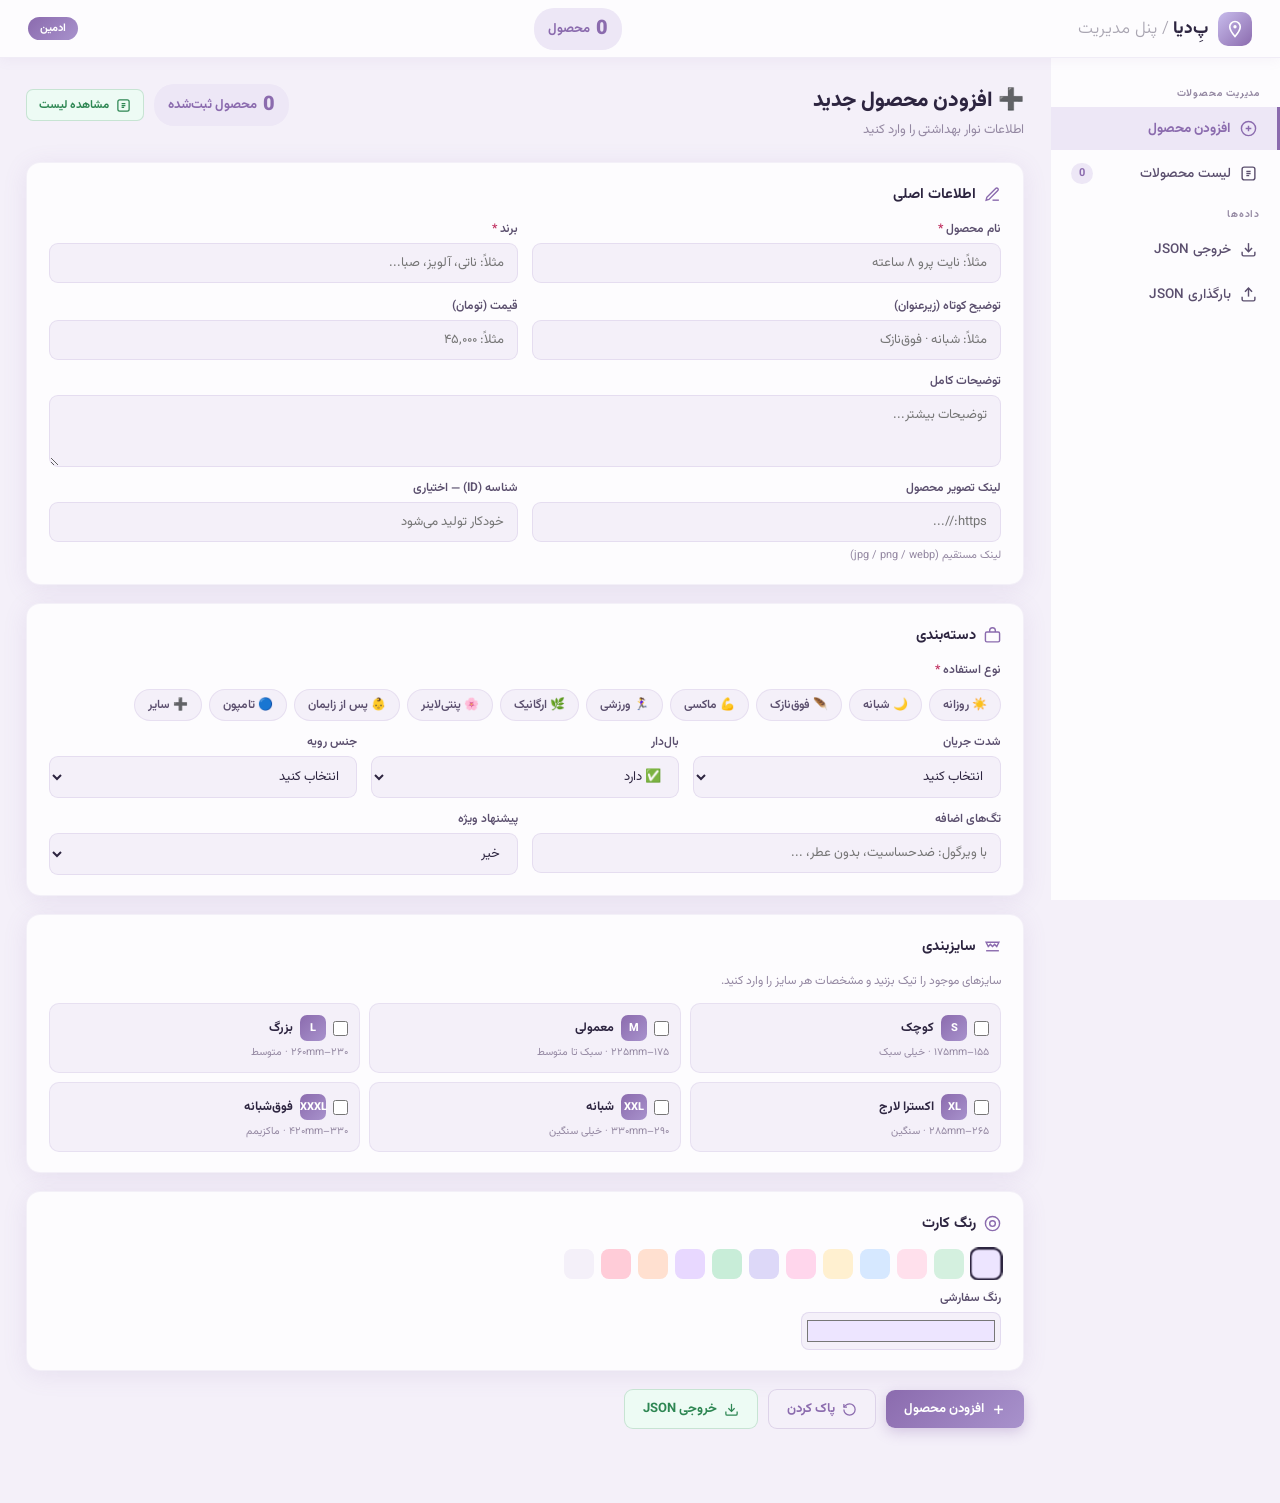
<file: pedia-admin.html>
<!DOCTYPE html>
<html lang="fa" dir="rtl">
<head>
<meta charset="UTF-8">
<meta name="viewport" content="width=device-width, initial-scale=1.0">
<title>پنل ادمین پِ‌دیا</title>
<link href="https://fonts.googleapis.com/css2?family=Vazirmatn:wght@200;300;400;500;600;700;800;900&display=swap" rel="stylesheet">
<style>
:root {
  --ink:#2D2540; --soft:#5B4F6E; --cream:#FDFCFE; --mist:#F4F0F9;
  --lavender:#EDE7F6; --slate:#9488A2; --accent:#8B6BAE; --accent2:#A892CC;
  --green:#2D8652; --red:#C03060; --f:'Vazirmatn',sans-serif;
  --r:14px; --sh:0 4px 24px rgba(139,107,174,.12);
}
*,*::before,*::after{margin:0;padding:0;box-sizing:border-box;}
html{scroll-behavior:smooth;}
body{background:var(--mist);color:var(--ink);font-family:var(--f);-webkit-font-smoothing:antialiased;min-height:100vh;}

/* ─ TOPBAR ─ */
.topbar{position:sticky;top:0;z-index:200;height:58px;background:rgba(253,252,254,.96);backdrop-filter:blur(20px);border-bottom:1px solid rgba(180,160,210,.18);display:flex;align-items:center;justify-content:space-between;padding:0 28px;box-shadow:0 2px 12px rgba(139,107,174,.07);}
.tb-brand{display:flex;align-items:center;gap:10px;}
.tb-logo{width:34px;height:34px;background:linear-gradient(135deg,#C8BCEC,#8B6BAE);border-radius:10px;display:flex;align-items:center;justify-content:center;}
.tb-title{font-size:17px;font-weight:800;color:var(--ink);}
.tb-title em{font-style:normal;font-weight:300;opacity:.4;}
.tb-badge{background:linear-gradient(135deg,var(--accent),var(--accent2));color:#fff;font-size:11px;font-weight:700;padding:3px 12px;border-radius:20px;}
.tb-counter{display:flex;align-items:center;gap:6px;background:var(--lavender);border-radius:20px;padding:5px 14px;font-size:13px;font-weight:700;color:var(--accent);}
.tb-counter span{font-size:20px;font-weight:900;}

/* ─ LAYOUT ─ */
.layout{display:grid;grid-template-columns:230px 1fr;min-height:calc(100vh - 58px);}

/* ─ SIDEBAR ─ */
.sidebar{background:var(--cream);border-left:1px solid rgba(180,160,210,.14);padding:18px 0;display:flex;flex-direction:column;gap:2px;position:sticky;top:58px;height:calc(100vh - 58px);overflow-y:auto;}
.sb-sec{padding:10px 20px 4px;font-size:10px;font-weight:700;color:var(--slate);letter-spacing:.08em;}
.sb-item{display:flex;align-items:center;gap:9px;padding:11px 20px;cursor:pointer;font-size:13.5px;font-weight:500;color:var(--soft);transition:all .18s;border-right:3px solid transparent;}
.sb-item:hover{background:var(--mist);color:var(--accent);}
.sb-item.active{background:var(--lavender);color:var(--accent);border-right-color:var(--accent);font-weight:700;}
.sb-item svg{width:17px;height:17px;flex-shrink:0;}
.sb-cnt{margin-right:auto;background:var(--lavender);color:var(--accent);font-size:11px;font-weight:700;padding:2px 8px;border-radius:20px;min-width:22px;text-align:center;}

/* ─ MAIN ─ */
.main{padding:26px;overflow-y:auto;}
.tab-panel{display:none;}
.tab-panel.active{display:block;}

/* ─ PAGE HEAD ─ */
.ph{margin-bottom:22px;}
.ph h1{font-size:21px;font-weight:800;margin-bottom:3px;}
.ph p{font-size:13px;color:var(--slate);}

/* ─ CARD ─ */
.card{background:var(--cream);border-radius:var(--r);border:1px solid rgba(180,160,210,.14);box-shadow:var(--sh);padding:20px 22px;margin-bottom:18px;}
.card-title{font-size:14.5px;font-weight:700;color:var(--ink);margin-bottom:14px;display:flex;align-items:center;gap:8px;}
.card-title svg{width:17px;height:17px;color:var(--accent);}

/* ─ FORM ─ */
.fg{display:grid;grid-template-columns:1fr 1fr;gap:14px;}
.fg3{grid-template-columns:1fr 1fr 1fr;}
.fg1{grid-template-columns:1fr;}
.field{display:flex;flex-direction:column;gap:5px;}
.field label{font-size:12px;font-weight:600;color:var(--soft);}
.req{color:var(--red);}
.field input,.field select,.field textarea{background:var(--mist);border:1.5px solid rgba(180,160,210,.24);border-radius:9px;padding:9px 13px;font-size:13px;font-family:var(--f);color:var(--ink);transition:border-color .16s,box-shadow .16s;outline:none;width:100%;}
.field input:focus,.field select:focus,.field textarea:focus{border-color:var(--accent);box-shadow:0 0 0 3px rgba(139,107,174,.11);}
.field textarea{resize:vertical;min-height:72px;}
.hint{font-size:11px;color:var(--slate);}

/* ─ CAT CHIPS ─ */
.cat-chips{display:flex;gap:7px;flex-wrap:wrap;margin-top:5px;}
.cat-chip{padding:6px 13px;border-radius:20px;font-size:12px;font-weight:600;cursor:pointer;border:1.5px solid rgba(180,160,210,.22);background:var(--mist);color:var(--soft);transition:all .15s;user-select:none;}
.cat-chip.sel{background:var(--accent);color:#fff;border-color:var(--accent);}

/* ─ SIZE MATRIX ─ */
.size-matrix{display:grid;grid-template-columns:repeat(3,1fr);gap:9px;}
.si{background:var(--mist);border:1.5px solid rgba(180,160,210,.2);border-radius:10px;padding:11px;}
.si.on{border-color:var(--accent);background:rgba(139,107,174,.05);}
.si-head{display:flex;align-items:center;gap:7px;cursor:pointer;}
.si-head input[type=checkbox]{width:15px;height:15px;accent-color:var(--accent);cursor:pointer;flex-shrink:0;}
.sz-badge{display:inline-flex;align-items:center;justify-content:center;width:26px;height:26px;background:linear-gradient(135deg,var(--accent),var(--accent2));color:#fff;font-size:11px;font-weight:800;border-radius:7px;flex-shrink:0;}
.si-lbl{font-size:12.5px;font-weight:700;color:var(--ink);}
.si-desc{font-size:10.5px;color:var(--slate);margin-top:3px;}
.si-detail{display:none;flex-direction:column;gap:5px;margin-top:8px;}
.si.on .si-detail{display:flex;}
.si-detail input{padding:7px 10px;font-size:12px;background:#fff;border:1.5px solid rgba(180,160,210,.22);border-radius:8px;font-family:var(--f);color:var(--ink);outline:none;width:100%;}
.si-detail input:focus{border-color:var(--accent);}

/* ─ COLOR SWATCHES ─ */
.swatches{display:flex;gap:7px;flex-wrap:wrap;margin-top:5px;}
.sw{width:30px;height:30px;border-radius:8px;cursor:pointer;border:2.5px solid transparent;transition:transform .14s,border-color .14s;}
.sw:hover{transform:scale(1.12);}
.sw.sel{border-color:var(--ink);transform:scale(1.1);}

/* ─ BUTTONS ─ */
.btn{display:inline-flex;align-items:center;gap:7px;padding:9px 18px;border-radius:9px;font-size:13px;font-weight:700;font-family:var(--f);cursor:pointer;border:none;transition:all .17s;white-space:nowrap;}
.btn svg{width:15px;height:15px;flex-shrink:0;}
.btn-primary{background:linear-gradient(135deg,var(--accent),var(--accent2));color:#fff;box-shadow:0 4px 14px rgba(139,107,174,.32);}
.btn-primary:hover{transform:translateY(-1px);box-shadow:0 6px 20px rgba(139,107,174,.42);}
.btn-sec{background:var(--mist);color:var(--accent);border:1.5px solid rgba(139,107,174,.22);}
.btn-sec:hover{background:var(--lavender);}
.btn-green{background:#EDFBF4;color:var(--green);border:1.5px solid rgba(45,134,82,.2);}
.btn-green:hover{background:#D4F0DF;}
.btn-red{background:#FFF0F4;color:var(--red);border:1.5px solid rgba(192,48,96,.18);}
.btn-red:hover{background:#FFE0E8;}
.btn-sm{padding:6px 12px;font-size:11.5px;border-radius:7px;}
.btn-xs{padding:4px 9px;font-size:11px;border-radius:6px;gap:4px;}

/* ─ STATS ─ */
.stats-row{display:grid;grid-template-columns:repeat(4,1fr);gap:14px;margin-bottom:20px;}
.stat-c{background:var(--cream);border-radius:var(--r);border:1px solid rgba(180,160,210,.14);padding:16px 18px;}
.stat-n{font-size:26px;font-weight:900;color:var(--ink);}
.stat-l{font-size:12px;color:var(--slate);margin-top:2px;}

/* ══ ACCORDION PRODUCT LIST ══ */
.acc-wrap{display:flex;flex-direction:column;gap:0;}
.acc-item{border-bottom:1px solid rgba(180,160,210,.13);overflow:hidden;}
.acc-item:last-child{border-bottom:none;}
.acc-head{display:flex;align-items:center;gap:10px;padding:13px 16px;cursor:pointer;transition:background .15s;user-select:none;}
.acc-head:hover{background:var(--mist);}
.acc-head.open{background:var(--lavender);}
.acc-thumb{width:36px;height:36px;border-radius:9px;display:flex;align-items:center;justify-content:center;font-size:16px;flex-shrink:0;overflow:hidden;}
.acc-thumb img{width:100%;height:100%;object-fit:cover;}
.acc-info{flex:1;min-width:0;}
.acc-name{font-size:13.5px;font-weight:700;color:var(--ink);white-space:nowrap;overflow:hidden;text-overflow:ellipsis;}
.acc-meta{font-size:11.5px;color:var(--slate);margin-top:1px;}
.acc-tags{display:flex;gap:5px;align-items:center;flex-wrap:wrap;flex-shrink:0;}
.tag{display:inline-flex;align-items:center;padding:3px 8px;border-radius:20px;font-size:11px;font-weight:600;}
.tag-cat{background:var(--lavender);color:var(--accent);}
.tag-size{background:#E8F7EE;color:var(--green);}
.tag-best{background:linear-gradient(135deg,#FF6B9D,#FF4B7B);color:#fff;}
.acc-arrow{width:20px;height:20px;color:var(--slate);transition:transform .22s;flex-shrink:0;}
.acc-head.open .acc-arrow{transform:rotate(90deg);}

/* accordion body */
.acc-body{display:none;padding:0 16px 16px;background:rgba(237,231,246,.18);}
.acc-body.open{display:block;}
.acc-body-grid{display:grid;grid-template-columns:1fr 1fr;gap:10px;margin-bottom:12px;}
.ab-field{display:flex;flex-direction:column;gap:3px;}
.ab-label{font-size:11px;font-weight:700;color:var(--slate);}
.ab-val{font-size:13px;color:var(--ink);font-weight:500;}
.ab-sizes{display:flex;gap:5px;flex-wrap:wrap;margin-top:4px;}
.sz-pill{background:var(--lavender);color:var(--accent);font-size:11px;font-weight:700;padding:3px 9px;border-radius:20px;}
.acc-actions{display:flex;gap:8px;margin-top:10px;padding-top:10px;border-top:1px solid rgba(180,160,210,.14);}

/* ─ EDIT INLINE FORM ─ */
.acc-edit-form{background:var(--mist);border-radius:10px;padding:14px;margin-top:10px;display:none;}
.acc-edit-form.open{display:block;}
.edit-fg{display:grid;grid-template-columns:1fr 1fr;gap:10px;margin-bottom:10px;}
.edit-field{display:flex;flex-direction:column;gap:4px;}
.edit-field label{font-size:11.5px;font-weight:600;color:var(--soft);}
.edit-field input,.edit-field select,.edit-field textarea{background:#fff;border:1.5px solid rgba(180,160,210,.24);border-radius:8px;padding:8px 12px;font-size:13px;font-family:var(--f);color:var(--ink);outline:none;width:100%;}
.edit-field input:focus,.edit-field select:focus{border-color:var(--accent);}
.edit-field textarea{resize:vertical;min-height:60px;}

/* ─ SEARCH BAR ─ */
.search-bar{display:flex;align-items:center;gap:10px;margin-bottom:14px;}
.search-bar input{flex:1;padding:9px 14px;border-radius:9px;border:1.5px solid rgba(180,160,210,.22);background:var(--mist);font-family:var(--f);font-size:13px;color:var(--ink);outline:none;}
.search-bar input:focus{border-color:var(--accent);}

/* ─ EMPTY ─ */
.empty{text-align:center;padding:48px 16px;color:var(--slate);}
.empty svg{width:44px;height:44px;margin:0 auto 12px;opacity:.3;}
.empty p{font-size:13.5px;}

/* ─ JSON PANEL ─ */
.json-box{background:#1C1828;border-radius:var(--r);padding:18px;font-family:'Courier New',monospace;font-size:12px;color:#C8BCEC;max-height:420px;overflow-y:auto;white-space:pre;line-height:1.75;position:relative;}
.jk{color:#A892CC;} .jvs{color:#C3E88D;} .jvn{color:#F78C6C;} .jvb{color:#89DDFF;}

/* ─ UPLOAD ZONE ─ */
.upload-zone{border:2px dashed rgba(139,107,174,.28);border-radius:var(--r);padding:28px;text-align:center;cursor:pointer;transition:all .2s;background:rgba(139,107,174,.03);}
.upload-zone:hover,.upload-zone.drag{border-color:var(--accent);background:var(--lavender);}
.upload-zone svg{width:34px;height:34px;color:var(--accent);margin:0 auto 10px;display:block;}
.upload-zone p{font-size:13px;color:var(--soft);}
.upload-zone span{font-size:11.5px;color:var(--slate);}

/* ─ IMPORT ITEMS ─ */
.imp-item{display:flex;align-items:center;gap:10px;padding:9px 13px;border-radius:9px;background:var(--mist);margin-bottom:7px;font-size:13px;}

/* ─ TOAST ─ */
.toast{position:fixed;bottom:22px;right:22px;background:var(--ink);color:#fff;padding:11px 18px;border-radius:11px;font-size:13px;font-weight:600;box-shadow:0 8px 28px rgba(0,0,0,.22);transform:translateY(70px);opacity:0;transition:all .28s cubic-bezier(.34,1.56,.64,1);z-index:999;display:flex;align-items:center;gap:8px;}
.toast.show{transform:translateY(0);opacity:1;}

/* ─ DIVIDER ─ */
hr.dv{border:none;border-top:1px solid rgba(180,160,210,.14);margin:16px 0;}

/* ─ RESPONSIVE ─ */
@media(max-width:880px){
  .layout{grid-template-columns:1fr;}
  .sidebar{display:none;}
  .stats-row{grid-template-columns:1fr 1fr;}
  .size-matrix{grid-template-columns:1fr 1fr;}
  .fg3{grid-template-columns:1fr 1fr;}
}
@media(max-width:580px){
  .fg,.fg3,.edit-fg{grid-template-columns:1fr;}
  .stats-row{grid-template-columns:1fr 1fr;}
  .acc-body-grid{grid-template-columns:1fr;}
}
</style>
</head>
<body>

<!-- TOPBAR -->
<div class="topbar">
  <div class="tb-brand">
    <div class="tb-logo">
      <svg width="18" height="18" viewBox="0 0 24 24" fill="none" stroke="white" stroke-width="2.2" stroke-linecap="round">
        <path d="M12 2C8 2 5 5.5 5 9c0 5 7 13 7 13s7-8 7-13c0-3.5-3-7-7-7z"/>
        <circle cx="12" cy="9" r="2.2" fill="white" stroke="none"/>
      </svg>
    </div>
    <div class="tb-title">پِ‌دیا <em>/ پنل مدیریت</em></div>
  </div>
  <div class="tb-counter">
    <span id="topCount">0</span> محصول
  </div>
  <div class="tb-badge">ادمین</div>
</div>

<div class="layout">

<!-- SIDEBAR -->
<div class="sidebar">
  <div class="sb-sec">مدیریت محصولات</div>
  <div class="sb-item active" onclick="showTab('t-add')">
    <svg viewBox="0 0 24 24" fill="none" stroke="currentColor" stroke-width="2"><circle cx="12" cy="12" r="10"/><path d="M12 8v8M8 12h8"/></svg>
    افزودن محصول
  </div>
  <div class="sb-item" onclick="showTab('t-list')">
    <svg viewBox="0 0 24 24" fill="none" stroke="currentColor" stroke-width="2"><rect x="3" y="3" width="18" height="18" rx="3"/><path d="M9 9h6M9 12h6M9 15h4"/></svg>
    لیست محصولات
    <span class="sb-cnt" id="sbCount">0</span>
  </div>
  <div class="sb-sec">داده‌ها</div>
  <div class="sb-item" onclick="showTab('t-export')">
    <svg viewBox="0 0 24 24" fill="none" stroke="currentColor" stroke-width="2"><path d="M21 15v4a2 2 0 0 1-2 2H5a2 2 0 0 1-2-2v-4"/><polyline points="7 10 12 15 17 10"/><line x1="12" y1="15" x2="12" y2="3"/></svg>
    خروجی JSON
  </div>
  <div class="sb-item" onclick="showTab('t-import')">
    <svg viewBox="0 0 24 24" fill="none" stroke="currentColor" stroke-width="2"><path d="M21 15v4a2 2 0 0 1-2 2H5a2 2 0 0 1-2-2v-4"/><polyline points="17 8 12 3 7 8"/><line x1="12" y1="3" x2="12" y2="15"/></svg>
    بارگذاری JSON
  </div>
</div>

<!-- MAIN -->
<div class="main">

<!-- ══ ADD ══ -->
<div class="tab-panel active" id="t-add">
  <div class="ph" style="display:flex;align-items:flex-start;justify-content:space-between;flex-wrap:wrap;gap:10px;">
    <div>
      <h1>➕ افزودن محصول جدید</h1>
      <p>اطلاعات نوار بهداشتی را وارد کنید</p>
    </div>
    <div style="display:flex;align-items:center;gap:10px;flex-wrap:wrap;">
      <div class="tb-counter" style="font-size:13px;">
        <span id="addTabCount">0</span> محصول ثبت‌شده
      </div>
      <button class="btn btn-green btn-sm" onclick="showTab('t-list')">
        <svg viewBox="0 0 24 24" fill="none" stroke="currentColor" stroke-width="2" width="14" height="14"><rect x="3" y="3" width="18" height="18" rx="3"/><path d="M9 9h6M9 12h6M9 15h4"/></svg>
        مشاهده لیست
      </button>
    </div>
  </div>

  <!-- پیام موفقیت پس از افزودن -->
  <div id="addSuccessBanner" style="display:none;background:linear-gradient(135deg,#EDFBF4,#D4F0DF);border:1.5px solid rgba(45,134,82,.2);border-radius:12px;padding:14px 18px;margin-bottom:16px;display:none;">
    <div style="display:flex;align-items:center;justify-content:space-between;flex-wrap:wrap;gap:10px;">
      <div style="display:flex;align-items:center;gap:10px;">
        <span style="font-size:22px;">✅</span>
        <div>
          <div style="font-size:14px;font-weight:700;color:#1a6b3c;" id="addSuccessMsg">محصول اضافه شد</div>
          <div style="font-size:12px;color:#2D8652;margin-top:2px;" id="addSuccessSub"></div>
        </div>
      </div>
      <div style="display:flex;gap:8px;flex-wrap:wrap;">
        <button class="btn btn-green btn-sm" onclick="doExportAndGo()">
          <svg viewBox="0 0 24 24" fill="none" stroke="currentColor" stroke-width="2" width="13" height="13"><path d="M21 15v4a2 2 0 0 1-2 2H5a2 2 0 0 1-2-2v-4"/><polyline points="7 10 12 15 17 10"/><line x1="12" y1="15" x2="12" y2="3"/></svg>
          خروجی JSON
        </button>
        <button class="btn btn-primary btn-sm" onclick="dlJSONSilent()">
          <svg viewBox="0 0 24 24" fill="none" stroke="currentColor" stroke-width="2" width="13" height="13"><path d="M21 15v4a2 2 0 0 1-2 2H5a2 2 0 0 1-2-2v-4"/><polyline points="7 10 12 15 17 10"/><line x1="12" y1="15" x2="12" y2="3"/></svg>
          دانلود مستقیم
        </button>
        <button class="btn btn-sec btn-sm" onclick="showTab(_editFromTab||'t-list')" id="bannerBackBtn" style="display:none;">
          <svg viewBox="0 0 24 24" fill="none" stroke="currentColor" stroke-width="2" width="13" height="13"><polyline points="15 18 9 12 15 6"/></svg>
          بازگشت به لیست
        </button>
        <button class="btn btn-sec btn-sm" onclick="document.getElementById('addSuccessBanner').style.display='none'">✕ بستن</button>
      </div>
    </div>
  </div>

  <!-- اطلاعات اصلی -->
  <div class="card">
    <div class="card-title">
      <svg viewBox="0 0 24 24" fill="none" stroke="currentColor" stroke-width="2"><path d="M12 20h9"/><path d="M16.5 3.5a2.121 2.121 0 0 1 3 3L7 19l-4 1 1-4L16.5 3.5z"/></svg>
      اطلاعات اصلی
    </div>
    <div class="fg" style="margin-bottom:12px;">
      <div class="field">
        <label>نام محصول <span class="req">*</span></label>
        <input id="pName" type="text" placeholder="مثلاً: نایت پرو ۸ ساعته">
      </div>
      <div class="field">
        <label>برند <span class="req">*</span></label>
        <input id="pBrand" type="text" list="blist" placeholder="مثلاً: ناتی، آلویز، صبا...">
        <datalist id="blist"></datalist>
      </div>
      <div class="field">
        <label>توضیح کوتاه (زیرعنوان)</label>
        <input id="pSub" type="text" placeholder="مثلاً: شبانه · فوق‌نازک">
      </div>
      <div class="field">
        <label>قیمت (تومان)</label>
        <input id="pPrice" type="text" placeholder="مثلاً: ۴۵,۰۰۰">
      </div>
    </div>
    <div class="fg fg1" style="margin-bottom:12px;">
      <div class="field">
        <label>توضیحات کامل</label>
        <textarea id="pDesc" placeholder="توضیحات بیشتر..."></textarea>
      </div>
    </div>
    <div class="fg">
      <div class="field">
        <label>لینک تصویر محصول</label>
        <input id="pImage" type="url" placeholder="https://...">
        <div class="hint">لینک مستقیم (jpg / png / webp)</div>
      </div>
      <div class="field">
        <label>شناسه (ID) — اختیاری</label>
        <input id="pId" type="text" placeholder="خودکار تولید می‌شود">
      </div>
    </div>
  </div>

  <!-- دسته‌بندی -->
  <div class="card">
    <div class="card-title">
      <svg viewBox="0 0 24 24" fill="none" stroke="currentColor" stroke-width="2"><rect x="2" y="7" width="20" height="14" rx="2"/><path d="M16 7V5a4 4 0 0 0-8 0v2"/></svg>
      دسته‌بندی
    </div>
    <div class="field" style="margin-bottom:12px;">
      <label>نوع استفاده <span class="req">*</span></label>
      <div class="cat-chips" id="catChips">
        <div class="cat-chip" data-val="روزانه" onclick="selCat(this)">☀️ روزانه</div>
        <div class="cat-chip" data-val="شبانه" onclick="selCat(this)">🌙 شبانه</div>
        <div class="cat-chip" data-val="فوق‌نازک" onclick="selCat(this)">🪶 فوق‌نازک</div>
        <div class="cat-chip" data-val="ماکسی" onclick="selCat(this)">💪 ماکسی</div>
        <div class="cat-chip" data-val="ورزشی" onclick="selCat(this)">🏃‍♀️ ورزشی</div>
        <div class="cat-chip" data-val="ارگانیک" onclick="selCat(this)">🌿 ارگانیک</div>
        <div class="cat-chip" data-val="پنتی‌لاینر" onclick="selCat(this)">🌸 پنتی‌لاینر</div>
        <div class="cat-chip" data-val="پس‌از‌زایمان" onclick="selCat(this)">👶 پس از زایمان</div>
        <div class="cat-chip" data-val="تامپون" onclick="selCat(this)">🔵 تامپون</div>
        <div class="cat-chip" data-val="سایر" onclick="selCat(this)">➕ سایر</div>
      </div>
    </div>
    <div class="fg fg3">
      <div class="field">
        <label>شدت جریان</label>
        <select id="pFlow">
          <option value="">انتخاب کنید</option>
          <option value="خیلی‌سبک">💧 خیلی سبک</option>
          <option value="سبک">💧💧 سبک</option>
          <option value="متوسط">💧💧💧 متوسط</option>
          <option value="سنگین">💧💧💧💧 سنگین</option>
          <option value="خیلی‌سنگین">💧💧💧💧💧 خیلی سنگین / شبانه</option>
        </select>
      </div>
      <div class="field">
        <label>بال‌دار</label>
        <select id="pWings">
          <option value="دارد">✅ دارد</option>
          <option value="ندارد">❌ ندارد</option>
          <option value="هر دو نوع">هر دو نوع</option>
        </select>
      </div>
      <div class="field">
        <label>جنس رویه</label>
        <select id="pMaterial">
          <option value="">انتخاب کنید</option>
          <option value="پنبه‌ای">🌿 پنبه‌ای</option>
          <option value="مشبک">مشبک</option>
          <option value="ارگانیک">🌱 ارگانیک</option>
          <option value="بامبو">🎋 بامبو</option>
          <option value="ابریشم">ابریشم</option>
        </select>
      </div>
    </div>
    <div class="fg" style="margin-top:12px;">
      <div class="field">
        <label>تگ‌های اضافه</label>
        <input id="pTags" type="text" placeholder="با ویرگول: ضدحساسیت، بدون عطر، ...">
      </div>
      <div class="field">
        <label>پیشنهاد ویژه</label>
        <select id="pBest">
          <option value="false">خیر</option>
          <option value="true">⭐ بله</option>
        </select>
      </div>
    </div>
  </div>

  <!-- سایزبندی -->
  <div class="card">
    <div class="card-title">
      <svg viewBox="0 0 24 24" fill="none" stroke="currentColor" stroke-width="2"><path d="M21 6H3l3 6 3-3 3 3 3-3 3 3 3-6z"/><path d="M3 18h18"/></svg>
      سایزبندی
    </div>
    <p style="font-size:12px;color:var(--slate);margin-bottom:13px;">سایزهای موجود را تیک بزنید و مشخصات هر سایز را وارد کنید.</p>
    <div class="size-matrix" id="sizeMatrix">
      <div class="si" id="si-S">
        <div class="si-head" onclick="toggleSz(this,'S')">
          <input type="checkbox" onchange="chkSz(this,'S')" onclick="event.stopPropagation()">
          <span class="sz-badge">S</span>
          <span class="si-lbl">کوچک</span>
        </div>
        <div class="si-desc">۱۵۵–۱۷۵mm · خیلی سبک</div>
        <div class="si-detail">
          <input type="text" placeholder="طول (مثلاً ۱۶۵mm)" data-k="length">
          <input type="text" placeholder="قیمت این سایز" data-k="price">
          <input type="number" placeholder="تعداد در بسته" data-k="count" min="1">
        </div>
      </div>
      <div class="si" id="si-M">
        <div class="si-head" onclick="toggleSz(this,'M')">
          <input type="checkbox" onchange="chkSz(this,'M')" onclick="event.stopPropagation()">
          <span class="sz-badge">M</span>
          <span class="si-lbl">معمولی</span>
        </div>
        <div class="si-desc">۱۷۵–۲۲۵mm · سبک تا متوسط</div>
        <div class="si-detail">
          <input type="text" placeholder="طول (مثلاً ۲۰۰mm)" data-k="length">
          <input type="text" placeholder="قیمت این سایز" data-k="price">
          <input type="number" placeholder="تعداد در بسته" data-k="count" min="1">
        </div>
      </div>
      <div class="si" id="si-L">
        <div class="si-head" onclick="toggleSz(this,'L')">
          <input type="checkbox" onchange="chkSz(this,'L')" onclick="event.stopPropagation()">
          <span class="sz-badge">L</span>
          <span class="si-lbl">بزرگ</span>
        </div>
        <div class="si-desc">۲۳۰–۲۶۰mm · متوسط</div>
        <div class="si-detail">
          <input type="text" placeholder="طول (مثلاً ۲۴۵mm)" data-k="length">
          <input type="text" placeholder="قیمت این سایز" data-k="price">
          <input type="number" placeholder="تعداد در بسته" data-k="count" min="1">
        </div>
      </div>
      <div class="si" id="si-XL">
        <div class="si-head" onclick="toggleSz(this,'XL')">
          <input type="checkbox" onchange="chkSz(this,'XL')" onclick="event.stopPropagation()">
          <span class="sz-badge">XL</span>
          <span class="si-lbl">اکسترا لارج</span>
        </div>
        <div class="si-desc">۲۶۵–۲۸۵mm · سنگین</div>
        <div class="si-detail">
          <input type="text" placeholder="طول (مثلاً ۲۷۵mm)" data-k="length">
          <input type="text" placeholder="قیمت این سایز" data-k="price">
          <input type="number" placeholder="تعداد در بسته" data-k="count" min="1">
        </div>
      </div>
      <div class="si" id="si-XXL">
        <div class="si-head" onclick="toggleSz(this,'XXL')">
          <input type="checkbox" onchange="chkSz(this,'XXL')" onclick="event.stopPropagation()">
          <span class="sz-badge">XXL</span>
          <span class="si-lbl">شبانه</span>
        </div>
        <div class="si-desc">۲۹۰–۳۳۰mm · خیلی سنگین</div>
        <div class="si-detail">
          <input type="text" placeholder="طول (مثلاً ۳۱۰mm)" data-k="length">
          <input type="text" placeholder="قیمت این سایز" data-k="price">
          <input type="number" placeholder="تعداد در بسته" data-k="count" min="1">
        </div>
      </div>
      <div class="si" id="si-XXXL">
        <div class="si-head" onclick="toggleSz(this,'XXXL')">
          <input type="checkbox" onchange="chkSz(this,'XXXL')" onclick="event.stopPropagation()">
          <span class="sz-badge">XXXL</span>
          <span class="si-lbl">فوق‌شبانه</span>
        </div>
        <div class="si-desc">۳۳۰–۴۲۰mm · ماکزیمم</div>
        <div class="si-detail">
          <input type="text" placeholder="طول (مثلاً ۳۵۰mm)" data-k="length">
          <input type="text" placeholder="قیمت این سایز" data-k="price">
          <input type="number" placeholder="تعداد در بسته" data-k="count" min="1">
        </div>
      </div>
    </div>
  </div>

  <!-- رنگ -->
  <div class="card">
    <div class="card-title">
      <svg viewBox="0 0 24 24" fill="none" stroke="currentColor" stroke-width="2"><circle cx="12" cy="12" r="10"/><circle cx="12" cy="12" r="4"/></svg>
      رنگ کارت
    </div>
    <div class="swatches" id="swatches">
      <div class="sw sel" data-c="#EDE5FF" style="background:#EDE5FF" onclick="selClr(this)"></div>
      <div class="sw" data-c="#D4F0DF" style="background:#D4F0DF" onclick="selClr(this)"></div>
      <div class="sw" data-c="#FFE0EC" style="background:#FFE0EC" onclick="selClr(this)"></div>
      <div class="sw" data-c="#D6E8FF" style="background:#D6E8FF" onclick="selClr(this)"></div>
      <div class="sw" data-c="#FFF0D0" style="background:#FFF0D0" onclick="selClr(this)"></div>
      <div class="sw" data-c="#FFD6EC" style="background:#FFD6EC" onclick="selClr(this)"></div>
      <div class="sw" data-c="#DDD8F8" style="background:#DDD8F8" onclick="selClr(this)"></div>
      <div class="sw" data-c="#C8EDD8" style="background:#C8EDD8" onclick="selClr(this)"></div>
      <div class="sw" data-c="#E8D8FF" style="background:#E8D8FF" onclick="selClr(this)"></div>
      <div class="sw" data-c="#FFE0D0" style="background:#FFE0D0" onclick="selClr(this)"></div>
      <div class="sw" data-c="#FFCCD8" style="background:#FFCCD8" onclick="selClr(this)"></div>
      <div class="sw" data-c="#F4F0F9" style="background:#F4F0F9" onclick="selClr(this)"></div>
    </div>
    <div class="field" style="margin-top:10px;max-width:200px;">
      <label>رنگ سفارشی</label>
      <input type="color" id="pColor" value="#EDE5FF" style="height:38px;padding:3px;cursor:pointer;border-radius:8px;border:1.5px solid rgba(180,160,210,.28);background:var(--mist);">
    </div>
  </div>

  <!-- Buttons -->
  <div style="display:flex;gap:10px;margin-bottom:48px;flex-wrap:wrap;align-items:center;">
    <button class="btn btn-primary" onclick="addProduct()">
      <svg viewBox="0 0 24 24" fill="none" stroke="currentColor" stroke-width="2.5"><path d="M12 5v14M5 12h14"/></svg>
      افزودن محصول
    </button>
    <button class="btn btn-sec" onclick="resetForm()">
      <svg viewBox="0 0 24 24" fill="none" stroke="currentColor" stroke-width="2"><path d="M3 12a9 9 0 1 0 9-9 9.75 9.75 0 0 0-6.74 2.74L3 8"/><path d="M3 3v5h5"/></svg>
      پاک کردن
    </button>
    <button class="btn btn-green" onclick="showTab('t-export')">
      <svg viewBox="0 0 24 24" fill="none" stroke="currentColor" stroke-width="2"><path d="M21 15v4a2 2 0 0 1-2 2H5a2 2 0 0 1-2-2v-4"/><polyline points="7 10 12 15 17 10"/><line x1="12" y1="15" x2="12" y2="3"/></svg>
      خروجی JSON
    </button>
    <button class="btn btn-sec" id="backToListBtn" style="display:none;" onclick="cancelEditGoBack()">
      <svg viewBox="0 0 24 24" fill="none" stroke="currentColor" stroke-width="2" width="15" height="15"><polyline points="15 18 9 12 15 6"/></svg>
      بازگشت به لیست
    </button>
  </div>
</div><!-- /t-add -->

<!-- ══ LIST ══ -->
<div class="tab-panel" id="t-list">
  <div class="ph" style="display:flex;align-items:flex-start;justify-content:space-between;flex-wrap:wrap;gap:10px;">
    <div>
      <h1>📋 لیست محصولات</h1>
      <p>ویرایش، حذف و مدیریت محصولات</p>
    </div>
    <div style="display:flex;gap:8px;flex-wrap:wrap;align-items:center;">
      <button class="btn btn-primary btn-sm" onclick="showTab('t-add')">
        <svg viewBox="0 0 24 24" fill="none" stroke="currentColor" stroke-width="2.5" width="14" height="14"><path d="M12 5v14M5 12h14"/></svg>
        ثبت محصول جدید
      </button>
      <button class="btn btn-sec btn-sm" onclick="showTab('t-import')">
        <svg viewBox="0 0 24 24" fill="none" stroke="currentColor" stroke-width="2" width="14" height="14"><path d="M21 15v4a2 2 0 0 1-2 2H5a2 2 0 0 1-2-2v-4"/><polyline points="17 8 12 3 7 8"/><line x1="12" y1="3" x2="12" y2="15"/></svg>
        بارگذاری فایل
      </button>
    </div>
  </div>

  <div class="stats-row">
    <div class="stat-c"><div class="stat-n" id="stTotal">0</div><div class="stat-l">کل محصولات</div></div>
    <div class="stat-c"><div class="stat-n" id="stBrands">0</div><div class="stat-l">برند</div></div>
    <div class="stat-c"><div class="stat-n" id="stBest">0</div><div class="stat-l">⭐ پیشنهاد ویژه</div></div>
    <div class="stat-c"><div class="stat-n" id="stCats">0</div><div class="stat-l">دسته‌بندی</div></div>
  </div>

  <div class="card">
    <div style="display:flex;align-items:center;justify-content:space-between;margin-bottom:14px;flex-wrap:wrap;gap:8px;">
      <div class="card-title" style="margin-bottom:0;">محصولات</div>
      <div style="display:flex;gap:8px;flex-wrap:wrap;align-items:center;">
        <button class="btn btn-green btn-sm" onclick="showTab('t-export')">
          <svg viewBox="0 0 24 24" fill="none" stroke="currentColor" stroke-width="2"><path d="M21 15v4a2 2 0 0 1-2 2H5a2 2 0 0 1-2-2v-4"/><polyline points="7 10 12 15 17 10"/><line x1="12" y1="15" x2="12" y2="3"/></svg>
          خروجی JSON
        </button>
        <button class="btn btn-red btn-sm" onclick="clearAll()">🗑️ حذف همه</button>
      </div>
    </div>
    <div class="search-bar">
      <svg width="16" height="16" viewBox="0 0 24 24" fill="none" stroke="var(--slate)" stroke-width="2"><circle cx="11" cy="11" r="8"/><path d="m21 21-4.35-4.35"/></svg>
      <input id="searchInput" type="text" placeholder="جستجو با نام محصول یا برند..." oninput="renderList()">
    </div>
    <div class="acc-wrap" id="accWrap">
      <div class="empty">
        <svg viewBox="0 0 24 24" fill="none" stroke="currentColor" stroke-width="1.5"><rect x="2" y="7" width="20" height="14" rx="2"/><path d="M16 7V5a4 4 0 0 0-8 0v2"/></svg>
        <p>هنوز محصولی اضافه نشده</p>
      </div>
    </div>
  </div>
</div>

<!-- ══ EXPORT ══ -->
<div class="tab-panel" id="t-export">
  <div class="ph"><h1>📤 خروجی JSON</h1><p>فایل آماده برای اتصال به پِ‌دیا</p></div>
  <div class="card">
    <div style="display:flex;gap:9px;margin-bottom:14px;flex-wrap:wrap;">
      <button class="btn btn-green" onclick="genJSON()">
        <svg viewBox="0 0 24 24" fill="none" stroke="currentColor" stroke-width="2"><polyline points="22 12 18 12 15 21 9 3 6 12 2 12"/></svg>
        تولید JSON
      </button>
      <button class="btn btn-primary" onclick="dlJSON()">
        <svg viewBox="0 0 24 24" fill="none" stroke="currentColor" stroke-width="2"><path d="M21 15v4a2 2 0 0 1-2 2H5a2 2 0 0 1-2-2v-4"/><polyline points="7 10 12 15 17 10"/><line x1="12" y1="15" x2="12" y2="3"/></svg>
        دانلود
      </button>
      <button class="btn btn-sec" onclick="cpJSON()">
        <svg viewBox="0 0 24 24" fill="none" stroke="currentColor" stroke-width="2"><rect x="9" y="9" width="13" height="13" rx="2"/><path d="M5 15H4a2 2 0 0 1-2-2V4a2 2 0 0 1 2-2h9a2 2 0 0 1 2 2v1"/></svg>
        کپی
      </button>
    </div>
    <div class="json-box" id="jsonBox">// روی «تولید JSON» کلیک کنید...</div>
  </div>
  <div class="card">
    <div class="card-title">راهنمای اتصال</div>
    <div style="font-size:13px;color:var(--soft);line-height:2.2;">
      <p>۱. روی «تولید JSON» کلیک کنید.</p>
      <p>۲. فایل را دانلود کنید (<code style="background:var(--mist);padding:1px 6px;border-radius:5px;font-size:12px;">pedia-products.json</code>).</p>
      <p>۳. در کد HTML پِ‌دیا، بخش <code style="background:var(--mist);padding:1px 6px;border-radius:5px;font-size:12px;">const brands = [...]</code> و <code style="background:var(--mist);padding:1px 6px;border-radius:5px;font-size:12px;">psProducts</code> را با داده‌های جدید جایگزین کنید.</p>
      <p>۴. برای ادامه کار، همین JSON را از تب «بارگذاری» وارد کنید.</p>
    </div>
  </div>
</div>

<!-- ══ IMPORT ══ -->
<div class="tab-panel" id="t-import">
  <div class="ph" style="display:flex;align-items:flex-start;justify-content:space-between;flex-wrap:wrap;gap:10px;">
    <div>
      <h1>📥 بارگذاری JSON</h1>
      <p>فایل JSON قبلی را آپلود کنید تا ویرایش کنید</p>
    </div>
    <button class="btn btn-sec btn-sm" onclick="showTab('t-list')">
      <svg viewBox="0 0 24 24" fill="none" stroke="currentColor" stroke-width="2" width="14" height="14"><polyline points="15 18 9 12 15 6"/></svg>
      بازگشت به لیست محصولات
    </button>
  </div>

  <div class="card" id="importUploadCard">
    <div class="card-title">آپلود فایل</div>
    <div class="upload-zone" id="uploadZone"
      onclick="document.getElementById('jFile').click()"
      ondragover="event.preventDefault();this.classList.add('drag')"
      ondragleave="this.classList.remove('drag')"
      ondrop="dropFile(event)">
      <svg viewBox="0 0 24 24" fill="none" stroke="currentColor" stroke-width="1.5"><path d="M21 15v4a2 2 0 0 1-2 2H5a2 2 0 0 1-2-2v-4"/><polyline points="17 8 12 3 7 8"/><line x1="12" y1="3" x2="12" y2="15"/></svg>
      <p id="uploadZoneText">فایل JSON را اینجا رها کنید یا کلیک کنید</p>
      <span id="uploadZoneHint">pedia-products.json</span>
    </div>
    <input type="file" id="jFile" accept=".json" style="display:none" onchange="fileImport(event)">

    <hr class="dv">

    <div class="card-title" style="font-size:13px;">یا متن JSON را مستقیم وارد کنید</div>
    <textarea id="jPaste" placeholder='{"products":[...]}'
      style="width:100%;min-height:100px;padding:11px 14px;border-radius:9px;border:1.5px solid rgba(180,160,210,.22);background:var(--mist);font-family:monospace;font-size:12px;color:var(--ink);outline:none;resize:vertical;margin-bottom:10px;"></textarea>
    <button class="btn btn-primary" onclick="importText()">
      <svg viewBox="0 0 24 24" fill="none" stroke="currentColor" stroke-width="2"><path d="M21 15v4a2 2 0 0 1-2 2H5a2 2 0 0 1-2-2v-4"/><polyline points="17 8 12 3 7 8"/><line x1="12" y1="3" x2="12" y2="15"/></svg>
      بارگذاری
    </button>
  </div>

  <!-- پیش‌نمایش محصولات بارگذاری‌شده -->
  <div id="importResultCard" style="display:none;" class="card">
    <div style="display:flex;align-items:center;justify-content:space-between;margin-bottom:14px;flex-wrap:wrap;gap:8px;">
      <div style="display:flex;align-items:center;gap:12px;">
        <div class="card-title" style="margin-bottom:0;" id="impResultTitle">محصولات بارگذاری‌شده</div>
        <div class="tb-counter" style="font-size:12px;"><span id="impCount">0</span> محصول</div>
      </div>
      <div style="display:flex;gap:8px;flex-wrap:wrap;">
        <button class="btn btn-green btn-sm" onclick="doExportAndGo()">
          <svg viewBox="0 0 24 24" fill="none" stroke="currentColor" stroke-width="2" width="13" height="13"><path d="M21 15v4a2 2 0 0 1-2 2H5a2 2 0 0 1-2-2v-4"/><polyline points="7 10 12 15 17 10"/><line x1="12" y1="15" x2="12" y2="3"/></svg>
          خروجی JSON
        </button>
        <button class="btn btn-primary btn-sm" onclick="dlJSONSilent()">
          <svg viewBox="0 0 24 24" fill="none" stroke="currentColor" stroke-width="2" width="13" height="13"><path d="M21 15v4a2 2 0 0 1-2 2H5a2 2 0 0 1-2-2v-4"/><polyline points="7 10 12 15 17 10"/><line x1="12" y1="15" x2="12" y2="3"/></svg>
          دانلود مستقیم
        </button>
        <button class="btn btn-primary btn-sm" onclick="showTab('t-add')">➕ افزودن</button>
        <button class="btn btn-red btn-sm" onclick="clearAllImport()">🗑️ پاک کردن همه</button>
      </div>
    </div>
    <div class="search-bar">
      <svg width="16" height="16" viewBox="0 0 24 24" fill="none" stroke="var(--slate)" stroke-width="2"><circle cx="11" cy="11" r="8"/><path d="m21 21-4.35-4.35"/></svg>
      <input id="impSearch" type="text" placeholder="جستجو با نام محصول یا برند..." oninput="renderImportList()">
    </div>
    <div class="acc-wrap" id="impAccWrap"></div>
  </div>
</div>

</div><!-- /main -->
</div><!-- /layout -->

<div class="toast" id="toast"></div>

<script>
// ══════════════════════════
// STATE
// ══════════════════════════
let products = JSON.parse(localStorage.getItem('pediaProds') || '[]');
let selCatVal = '';
let selClrVal = '#EDE5FF';
let openAccId = null; // currently open accordion in list
let openImpId = null; // currently open accordion in import

// ══════════════════════════
// TABS
// ══════════════════════════
function showTab(id) {
  document.querySelectorAll('.tab-panel').forEach(p => p.classList.remove('active'));
  document.querySelectorAll('.sb-item').forEach(i => i.classList.remove('active'));
  document.getElementById(id).classList.add('active');
  const sb = document.querySelector(`.sb-item[onclick="showTab('${id}')"]`);
  if (sb) sb.classList.add('active');
  if (id === 't-list')   { renderList(); updateStats(); }
  if (id === 't-export') { genJSON(); }
  if (id === 't-import') {
    renderImportList();
    if (products.length > 0) {
      document.getElementById('importResultCard').style.display = 'block';
      document.getElementById('impCount').textContent = products.length;
    }
  }
  updateTop();
}

// ══════════════════════════
// COUNTER
// ══════════════════════════
function updateTop() {
  document.getElementById('topCount').textContent = products.length;
  document.getElementById('sbCount').textContent  = products.length;
  document.getElementById('addTabCount').textContent = products.length;
  const impC = document.getElementById('impCount');
  if (impC) impC.textContent = products.length;
}
function updateStats() {
  document.getElementById('stTotal').textContent  = products.length;
  const bs = new Set(products.map(p => p.brand));
  document.getElementById('stBrands').textContent = bs.size;
  document.getElementById('stBest').textContent   = products.filter(p => p.best).length;
  const cs = new Set(products.map(p => p.category));
  document.getElementById('stCats').textContent   = cs.size;
}

// ══════════════════════════
// CATEGORY
// ══════════════════════════
function selCat(el) {
  document.querySelectorAll('.cat-chip').forEach(c => c.classList.remove('sel'));
  el.classList.add('sel');
  selCatVal = el.dataset.val;
}

// ══════════════════════════
// COLOR
// ══════════════════════════
function selClr(el) {
  document.querySelectorAll('.sw').forEach(s => s.classList.remove('sel'));
  el.classList.add('sel');
  selClrVal = el.dataset.c;
  document.getElementById('pColor').value = selClrVal;
}
document.getElementById('pColor').addEventListener('input', function() {
  selClrVal = this.value;
  document.querySelectorAll('.sw').forEach(s => s.classList.remove('sel'));
});

// ══════════════════════════
// SIZE MATRIX
// ══════════════════════════
function toggleSz(head, sz) {
  const cb = document.getElementById('si-' + sz).querySelector('input[type=checkbox]');
  cb.checked = !cb.checked;
  chkSz(cb, sz);
}
function chkSz(cb, sz) {
  const item = document.getElementById('si-' + sz);
  if (cb.checked) item.classList.add('on');
  else item.classList.remove('on');
}
function getSizes() {
  const out = {};
  ['S','M','L','XL','XXL','XXXL'].forEach(s => {
    const el = document.getElementById('si-' + s);
    if (!el) return;
    const cb = el.querySelector('input[type=checkbox]');
    if (cb.checked) {
      out[s] = {
        length: el.querySelector('[data-k=length]').value,
        price:  el.querySelector('[data-k=price]').value,
        count:  el.querySelector('[data-k=count]').value
      };
    }
  });
  return out;
}
function resetSizes() {
  ['S','M','L','XL','XXL','XXXL'].forEach(s => {
    const el = document.getElementById('si-' + s);
    if (!el) return;
    el.querySelector('input[type=checkbox]').checked = false;
    el.classList.remove('on');
    el.querySelectorAll('input[type=text],input[type=number]').forEach(i => i.value = '');
  });
}
function setSizes(sizes) {
  resetSizes();
  Object.entries(sizes || {}).forEach(([s, d]) => {
    const el = document.getElementById('si-' + s);
    if (!el) return;
    const cb = el.querySelector('input[type=checkbox]');
    cb.checked = true;
    el.classList.add('on');
    el.querySelector('[data-k=length]').value = d.length || '';
    el.querySelector('[data-k=price]').value  = d.price  || '';
    el.querySelector('[data-k=count]').value  = d.count  || '';
  });
}

// ══════════════════════════
// ADD PRODUCT
// ══════════════════════════
function addProduct(editIdx) {
  const name  = document.getElementById('pName').value.trim();
  const brand = document.getElementById('pBrand').value.trim();
  if (!name)  return toast('❌ نام محصول الزامی است');
  if (!brand) return toast('❌ نام برند الزامی است');
  if (!selCatVal) return toast('❌ دسته‌بندی را انتخاب کنید');

  const rawId = document.getElementById('pId').value.trim();
  const id    = (editIdx !== undefined && products[editIdx]) ? products[editIdx].id : (rawId || 'p' + Date.now());
  const tags  = document.getElementById('pTags').value.split('،').map(t => t.trim()).filter(Boolean);

  const prod = {
    id, name, brand,
    sub:      document.getElementById('pSub').value.trim(),
    price:    document.getElementById('pPrice').value.trim(),
    desc:     document.getElementById('pDesc').value.trim(),
    image:    document.getElementById('pImage').value.trim(),
    category: selCatVal,
    flow:     document.getElementById('pFlow').value,
    wings:    document.getElementById('pWings').value,
    material: document.getElementById('pMaterial').value,
    best:     document.getElementById('pBest').value === 'true',
    color:    selClrVal,
    tags,
    sizes:    getSizes(),
    updatedAt: new Date().toISOString()
  };

  if (editIdx !== undefined) {
    products[editIdx] = prod;
    toast('✅ محصول ویرایش شد');
    showSuccessBanner('✅ محصول ویرایش شد', `«${name}» با موفقیت بروزرسانی شد · مجموع: ${products.length} محصول`);
    exitEditMode();
  } else {
    products.push(prod);
    toast('✅ محصول «' + name + '» اضافه شد');
    showSuccessBanner('✅ محصول اضافه شد', `«${name}» به لیست اضافه شد · مجموع: ${products.length} محصول`);
  }

  save();
  resetForm();
  updateTop();
  updateBlist();
}

function resetForm() {
  ['pName','pBrand','pSub','pPrice','pDesc','pImage','pId','pTags'].forEach(id => document.getElementById(id).value = '');
  document.getElementById('pFlow').value = '';
  document.getElementById('pWings').selectedIndex = 0;
  document.getElementById('pMaterial').value = '';
  document.getElementById('pBest').value = 'false';
  document.querySelectorAll('.cat-chip').forEach(c => c.classList.remove('sel'));
  selCatVal = '';
  selClrVal = '#EDE5FF';
  document.getElementById('pColor').value = '#EDE5FF';
  document.querySelectorAll('.sw').forEach(s => s.classList.remove('sel'));
  document.querySelector('.sw').classList.add('sel');
  resetSizes();
}

let _editFromTab = null; // track which tab triggered edit

function fillForm(p, editIdx, fromTab) {
  _editFromTab = fromTab || 't-list';
  showTab('t-add');
  document.getElementById('pName').value  = p.name  || '';
  document.getElementById('pBrand').value = p.brand || '';
  document.getElementById('pSub').value   = p.sub   || '';
  document.getElementById('pPrice').value = p.price || '';
  document.getElementById('pDesc').value  = p.desc  || '';
  document.getElementById('pImage').value = p.image || '';
  document.getElementById('pId').value    = p.id    || '';
  document.getElementById('pTags').value  = (p.tags||[]).join('، ');
  document.getElementById('pFlow').value  = p.flow  || '';
  document.getElementById('pWings').value = p.wings || 'دارد';
  document.getElementById('pMaterial').value = p.material || '';
  document.getElementById('pBest').value  = p.best ? 'true' : 'false';

  document.querySelectorAll('.cat-chip').forEach(c => {
    if (c.dataset.val === p.category) { c.classList.add('sel'); selCatVal = p.category; }
    else c.classList.remove('sel');
  });

  selClrVal = p.color || '#EDE5FF';
  document.getElementById('pColor').value = selClrVal;
  document.querySelectorAll('.sw').forEach(s => {
    if (s.dataset.c === selClrVal) s.classList.add('sel');
    else s.classList.remove('sel');
  });

  setSizes(p.sizes);

  // Override submit button to update instead of add
  const addBtn = document.querySelector('#t-add .btn-primary');
  addBtn.onclick = () => addProduct(editIdx);
  addBtn.innerHTML = `<svg viewBox="0 0 24 24" fill="none" stroke="currentColor" stroke-width="2.5" width="15" height="15"><path d="M20 6L9 17l-5-5"/></svg> ذخیره ویرایش`;

  // show back button
  document.getElementById('backToListBtn').style.display = 'inline-flex';

  const resetBtn = document.querySelector('#t-add .btn-sec:not(#backToListBtn)');
  resetBtn.textContent = '';
  resetBtn.innerHTML = `<svg viewBox="0 0 24 24" fill="none" stroke="currentColor" stroke-width="2" width="15" height="15"><path d="M3 12a9 9 0 1 0 9-9 9.75 9.75 0 0 0-6.74 2.74L3 8"/><path d="M3 3v5h5"/></svg> انصراف`;
  resetBtn.onclick = () => {
    resetForm();
    exitEditMode();
  };

  // hide banner when editing
  document.getElementById('addSuccessBanner').style.display = 'none';
  toast('✏️ محصول در فرم بارگذاری شد');
}

function exitEditMode() {
  const addBtn = document.querySelector('#t-add .btn-primary');
  addBtn.onclick = () => addProduct();
  addBtn.innerHTML = `<svg viewBox="0 0 24 24" fill="none" stroke="currentColor" stroke-width="2.5" width="15" height="15"><path d="M12 5v14M5 12h14"/></svg> افزودن محصول`;
  const resetBtn = document.querySelector('#t-add .btn-sec:not(#backToListBtn)');
  resetBtn.innerHTML = `<svg viewBox="0 0 24 24" fill="none" stroke="currentColor" stroke-width="2" width="15" height="15"><path d="M3 12a9 9 0 1 0 9-9 9.75 9.75 0 0 0-6.74 2.74L3 8"/><path d="M3 3v5h5"/></svg> پاک کردن`;
  resetBtn.onclick = () => { resetForm(); document.getElementById('addSuccessBanner').style.display='none'; };
  document.getElementById('backToListBtn').style.display = 'none';
  document.getElementById('addSuccessBanner').style.display = 'none';
  _editFromTab = null;
}

function cancelEditGoBack() {
  const goTo = _editFromTab || 't-list';
  resetForm();
  exitEditMode();
  showTab(goTo);
}

// ══════════════════════════
// ACCORDION LIST (main)
// ══════════════════════════
function renderList() {
  const q = (document.getElementById('searchInput')?.value || '').toLowerCase();
  const filtered = products.map((p,i) => ({...p, _idx:i})).filter(p =>
    !q || p.name.includes(q) || p.brand.includes(q) || (p.category||'').includes(q)
  );
  const wrap = document.getElementById('accWrap');
  if (!filtered.length) {
    wrap.innerHTML = `<div class="empty"><svg viewBox="0 0 24 24" fill="none" stroke="currentColor" stroke-width="1.5"><rect x="2" y="7" width="20" height="14" rx="2"/><path d="M16 7V5a4 4 0 0 0-8 0v2"/></svg><p>محصولی یافت نشد</p></div>`;
    return;
  }
  wrap.innerHTML = filtered.map(p => buildAccItem(p, p._idx, 'main')).join('');
}

function buildAccItem(p, idx, mode) {
  const sizeKeys = Object.keys(p.sizes || {});
  const thumbInner = p.image
    ? `<img src="${p.image}" alt="">`
    : `<span style="font-size:18px;">🩸</span>`;
  const isOpen = (mode === 'main' ? openAccId : openImpId) === (mode + idx);

  return `
  <div class="acc-item" id="ai-${mode}-${idx}">
    <div class="acc-head${isOpen?' open':''}" onclick="toggleAcc(${idx},'${mode}')">
      <div class="acc-thumb" style="background:${p.color||'#EDE5FF'}">${thumbInner}</div>
      <div class="acc-info">
        <div class="acc-name">${p.name}</div>
        <div class="acc-meta">${p.brand}${p.sub?' · '+p.sub:''}</div>
      </div>
      <div class="acc-tags">
        ${p.category?`<span class="tag tag-cat">${p.category}</span>`:''}
        ${p.best?`<span class="tag tag-best">⭐</span>`:''}
        ${sizeKeys.slice(0,3).map(s=>`<span class="tag tag-size">${s}</span>`).join('')}
        ${sizeKeys.length>3?`<span class="tag tag-size">+${sizeKeys.length-3}</span>`:''}
      </div>
      <svg class="acc-arrow" viewBox="0 0 24 24" fill="none" stroke="currentColor" stroke-width="2"><polyline points="9 18 15 12 9 6"/></svg>
    </div>
    <div class="acc-body${isOpen?' open':''}" id="ab-${mode}-${idx}">
      <div class="acc-body-grid">
        <div class="ab-field"><div class="ab-label">قیمت</div><div class="ab-val">${p.price||'—'}</div></div>
        <div class="ab-field"><div class="ab-label">جریان</div><div class="ab-val">${p.flow||'—'}</div></div>
        <div class="ab-field"><div class="ab-label">بال‌دار</div><div class="ab-val">${p.wings||'—'}</div></div>
        <div class="ab-field"><div class="ab-label">جنس رویه</div><div class="ab-val">${p.material||'—'}</div></div>
        ${p.desc?`<div class="ab-field" style="grid-column:1/-1"><div class="ab-label">توضیحات</div><div class="ab-val" style="font-size:12px;color:var(--slate);">${p.desc}</div></div>`:''}
      </div>
      ${sizeKeys.length?`<div><div class="ab-label" style="margin-bottom:5px;">سایزها</div><div class="ab-sizes">${sizeKeys.map(s=>`<span class="sz-pill">${s}${p.sizes[s].length?' · '+p.sizes[s].length:''}</span>`).join('')}</div></div>`:''}
      <div class="acc-actions">
        <button class="btn btn-primary btn-sm" onclick="fillForm(products[${idx}],${idx},'${mode === 'main' ? 't-list' : 't-import'}')">
          <svg viewBox="0 0 24 24" fill="none" stroke="currentColor" stroke-width="2" width="13" height="13"><path d="M12 20h9"/><path d="M16.5 3.5a2.121 2.121 0 0 1 3 3L7 19l-4 1 1-4L16.5 3.5z"/></svg>
          ویرایش
        </button>
        <button class="btn btn-red btn-sm" onclick="delProduct(${idx})">
          <svg viewBox="0 0 24 24" fill="none" stroke="currentColor" stroke-width="2" width="13" height="13"><polyline points="3 6 5 6 21 6"/><path d="M19 6l-1 14H6L5 6"/><path d="M10 11v6M14 11v6"/></svg>
          حذف
        </button>
        <button class="btn btn-green btn-sm" onclick="showTab('t-export')">
          <svg viewBox="0 0 24 24" fill="none" stroke="currentColor" stroke-width="2" width="13" height="13"><path d="M21 15v4a2 2 0 0 1-2 2H5a2 2 0 0 1-2-2v-4"/><polyline points="7 10 12 15 17 10"/><line x1="12" y1="15" x2="12" y2="3"/></svg>
          خروجی
        </button>
      </div>
    </div>
  </div>`;
}

function toggleAcc(idx, mode) {
  const key = mode + idx;
  const headEl = document.querySelector(`#ai-${mode}-${idx} .acc-head`);
  const bodyEl = document.getElementById(`ab-${mode}-${idx}`);
  if (!headEl || !bodyEl) return;

  if (mode === 'main') {
    // close previous
    if (openAccId && openAccId !== key) {
      const [pm, pi] = [openAccId.slice(0,4), openAccId.slice(4)];
      const oh = document.querySelector(`#ai-${pm}-${pi} .acc-head`);
      const ob = document.getElementById(`ab-${pm}-${pi}`);
      if (oh) oh.classList.remove('open');
      if (ob) ob.classList.remove('open');
    }
    const isOpen = headEl.classList.contains('open');
    headEl.classList.toggle('open', !isOpen);
    bodyEl.classList.toggle('open', !isOpen);
    openAccId = isOpen ? null : key;
  } else {
    if (openImpId && openImpId !== key) {
      const [pm, pi] = [openImpId.slice(0,4), openImpId.slice(4)];
      const oh = document.querySelector(`#ai-${pm}-${pi} .acc-head`);
      const ob = document.getElementById(`ab-${pm}-${pi}`);
      if (oh) oh.classList.remove('open');
      if (ob) ob.classList.remove('open');
    }
    const isOpen = headEl.classList.contains('open');
    headEl.classList.toggle('open', !isOpen);
    bodyEl.classList.toggle('open', !isOpen);
    openImpId = isOpen ? null : key;
  }
}

function delProduct(idx) {
  if (!confirm('این محصول حذف شود؟')) return;
  products.splice(idx, 1);
  save();
  openAccId = null;
  openImpId = null;
  renderList();
  renderImportList();
  updateStats();
  updateTop();
  toast('🗑️ محصول حذف شد');
}

function clearAll() {
  if (!confirm('تمام محصولات حذف شوند؟')) return;
  products = [];
  save();
  openAccId = null;
  renderList();
  updateStats();
  updateTop();
  toast('🗑️ همه محصولات حذف شدند');
}

// ══════════════════════════
// IMPORT / BARSOZARI
// ══════════════════════════
function fileImport(e) {
  const f = e.target.files[0];
  if (!f) return;
  // Update upload zone text to show loaded file
  document.getElementById('uploadZoneText').textContent = `✅ فایل بارگذاری شد: ${f.name}`;
  document.getElementById('uploadZoneHint').textContent = `${(f.size/1024).toFixed(1)} KB · برای تغییر کلیک کنید`;
  document.getElementById('uploadZone').style.borderColor = 'var(--green)';
  document.getElementById('uploadZone').style.background = '#EDFBF4';
  const r = new FileReader();
  r.onload = ev => parseJSON(ev.target.result);
  r.readAsText(f);
}
function dropFile(e) {
  e.preventDefault();
  document.getElementById('uploadZone').classList.remove('drag');
  const f = e.dataTransfer.files[0];
  if (!f) return;
  const r = new FileReader();
  r.onload = ev => parseJSON(ev.target.result);
  r.readAsText(f);
}
function importText() {
  const t = document.getElementById('jPaste').value.trim();
  if (!t) return toast('❌ متنی وارد نشده');
  parseJSON(t);
}

function parseJSON(text) {
  try {
    const data = JSON.parse(text);
    let added = 0;

    if (Array.isArray(data.products)) {
      data.products.forEach(p => { if (!products.find(x => x.id === p.id)) { products.push(p); added++; } });
    }
    if (Array.isArray(data.psProducts)) {
      data.psProducts.forEach(p => {
        const conv = { id:p.id, name:p.n, brand:p.b, price:p.p, best:p.best, color:p.c1,
          category:p.category, flow:p.flow, wings:p.wings, material:p.material, sizes:p.sizes, image:p.image, tags:p.tags };
        if (!products.find(x => x.id === conv.id)) { products.push(conv); added++; }
      });
    }

    save();
    updateTop();
    updateBlist();

    toast(`✅ ${added} محصول جدید بارگذاری شد`);
    // برگشت خودکار به لیست محصولات
    setTimeout(() => showTab('t-list'), 600);
  } catch(e) {
    toast('❌ فایل معتبر نیست: ' + e.message);
  }
}

function renderImportList() {
  const q = (document.getElementById('impSearch')?.value || '').toLowerCase();
  const filtered = products.map((p,i) => ({...p, _idx:i})).filter(p =>
    !q || p.name.includes(q) || p.brand.includes(q)
  );
  const wrap = document.getElementById('impAccWrap');
  if (!wrap) return;
  if (!filtered.length) {
    wrap.innerHTML = `<div class="empty"><p>محصولی یافت نشد</p></div>`;
    return;
  }
  wrap.innerHTML = filtered.map(p => buildAccItem(p, p._idx, 'imp')).join('');
  // update count
  const impC = document.getElementById('impCount');
  if (impC) impC.textContent = products.length;
}

// ══════════════════════════
// JSON EXPORT
// ══════════════════════════
function genJSON() {
  const data = {
    version: '1.0',
    exportedAt: new Date().toISOString(),
    totalProducts: products.length,
    products: products,
    psProducts: products.map(p => ({
      id: p.id, n: p.name,
      b:  (p.brand || '') + (p.sub ? ' · ' + p.sub : ''),
      p:  p.price, best: p.best, c1: p.color,
      category: p.category, flow: p.flow, wings: p.wings,
      material: p.material, sizes: p.sizes, image: p.image, tags: p.tags
    }))
  };
  const json = JSON.stringify(data, null, 2);
  document.getElementById('jsonBox').innerHTML = highlight(json);
  return json;
}

function dlJSON() {
  const json = genJSON();
  const a = Object.assign(document.createElement('a'), {
    href: URL.createObjectURL(new Blob([json], {type:'application/json'})),
    download: 'pedia-products.json'
  });
  a.click();
  toast('⬇️ فایل دانلود شد');
}

function cpJSON() {
  const el = document.getElementById('jsonBox');
  navigator.clipboard.writeText(el.innerText || el.textContent)
    .then(() => toast('📋 کپی شد'))
    .catch(() => toast('❌ کپی ممکن نشد'));
}

function highlight(json) {
  return json
    .replace(/&/g,'&amp;').replace(/</g,'&lt;').replace(/>/g,'&gt;')
    .replace(/("(\\u[a-zA-Z0-9]{4}|\\[^u]|[^\\"])*"(\s*:)?|\b(true|false|null)\b|-?\d+(?:\.\d*)?(?:[eE][+\-]?\d+)?)/g, m => {
      let c = 'jvn';
      if (/^"/.test(m)) c = /:$/.test(m) ? 'jk' : 'jvs';
      else if (/true|false/.test(m)) c = 'jvb';
      return `<span class="${c}">${m}</span>`;
    });
}

// ══════════════════════════
// SUCCESS BANNER
// ══════════════════════════
function showSuccessBanner(title, sub) {
  const b = document.getElementById('addSuccessBanner');
  document.getElementById('addSuccessMsg').textContent = title;
  document.getElementById('addSuccessSub').textContent = sub;
  b.style.display = 'block';
  // show back-to-list button in banner only when coming from edit
  const bannerBack = document.getElementById('bannerBackBtn');
  if (bannerBack) bannerBack.style.display = _editFromTab ? 'inline-flex' : 'none';
  window.scrollTo({top:0, behavior:'smooth'});
}

function doExportAndGo() {
  genJSON();
  showTab('t-export');
}

function dlJSONSilent() {
  const data = {
    version: '1.0',
    exportedAt: new Date().toISOString(),
    totalProducts: products.length,
    products: products,
    psProducts: products.map(p => ({
      id: p.id, n: p.name,
      b:  (p.brand || '') + (p.sub ? ' · ' + p.sub : ''),
      p:  p.price, best: p.best, c1: p.color,
      category: p.category, flow: p.flow, wings: p.wings,
      material: p.material, sizes: p.sizes, image: p.image, tags: p.tags
    }))
  };
  const json = JSON.stringify(data, null, 2);
  const a = Object.assign(document.createElement('a'), {
    href: URL.createObjectURL(new Blob([json], {type:'application/json'})),
    download: 'pedia-products.json'
  });
  a.click();
  toast('⬇️ فایل دانلود شد');
}

function clearAllImport() {
  if (!confirm('تمام محصولات پاک شوند؟')) return;
  products = [];
  save();
  openImpId = null;
  renderImportList();
  updateTop();
  updateStats();
  document.getElementById('importResultCard').style.display = 'none';
  // reset upload zone
  document.getElementById('uploadZoneText').textContent = 'فایل JSON را اینجا رها کنید یا کلیک کنید';
  document.getElementById('uploadZoneHint').textContent = 'pedia-products.json';
  document.getElementById('uploadZone').style.borderColor = '';
  document.getElementById('uploadZone').style.background = '';
  toast('🗑️ همه محصولات پاک شدند');
}

// ══════════════════════════
// ══════════════════════════
function save() { localStorage.setItem('pediaProds', JSON.stringify(products)); }

function updateBlist() {
  const dl = document.getElementById('blist');
  const bs = [...new Set(products.map(p => p.brand).filter(Boolean))];
  dl.innerHTML = bs.map(b => `<option value="${b}">`).join('');
}

function toast(msg) {
  const el = document.getElementById('toast');
  el.textContent = msg;
  el.classList.add('show');
  clearTimeout(el._t);
  el._t = setTimeout(() => el.classList.remove('show'), 3000);
}

// ══════════════════════════
// INIT
// ══════════════════════════
updateTop();
updateBlist();
// restore submit btn default behavior
document.querySelector('#t-add .btn-primary').onclick = () => addProduct();
document.querySelector('#t-add .btn-sec').onclick = () => { resetForm(); document.getElementById('addSuccessBanner').style.display='none'; };
// If products already exist on load, show import list ready
if (products.length > 0) {
  document.getElementById('importResultCard').style.display = 'block';
  document.getElementById('impCount').textContent = products.length;
}
</script>
</body>
</html>
</file>
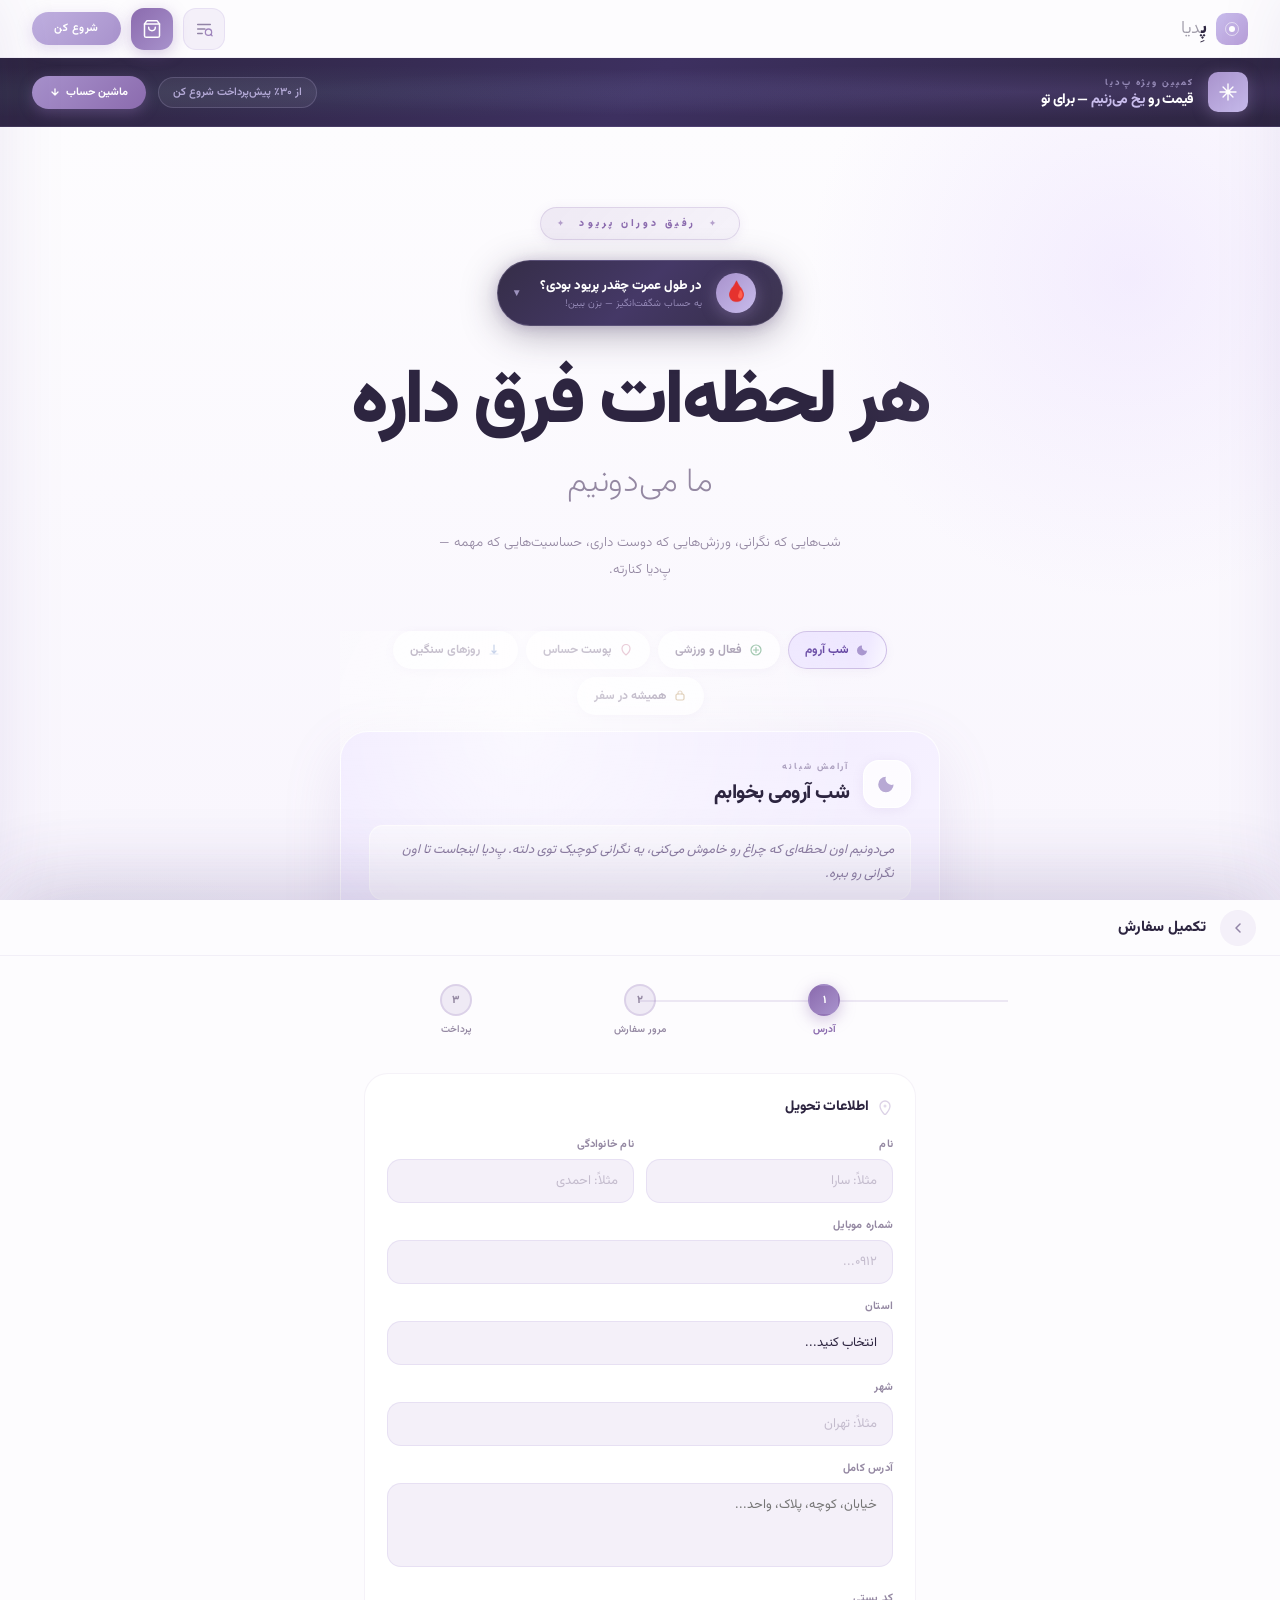
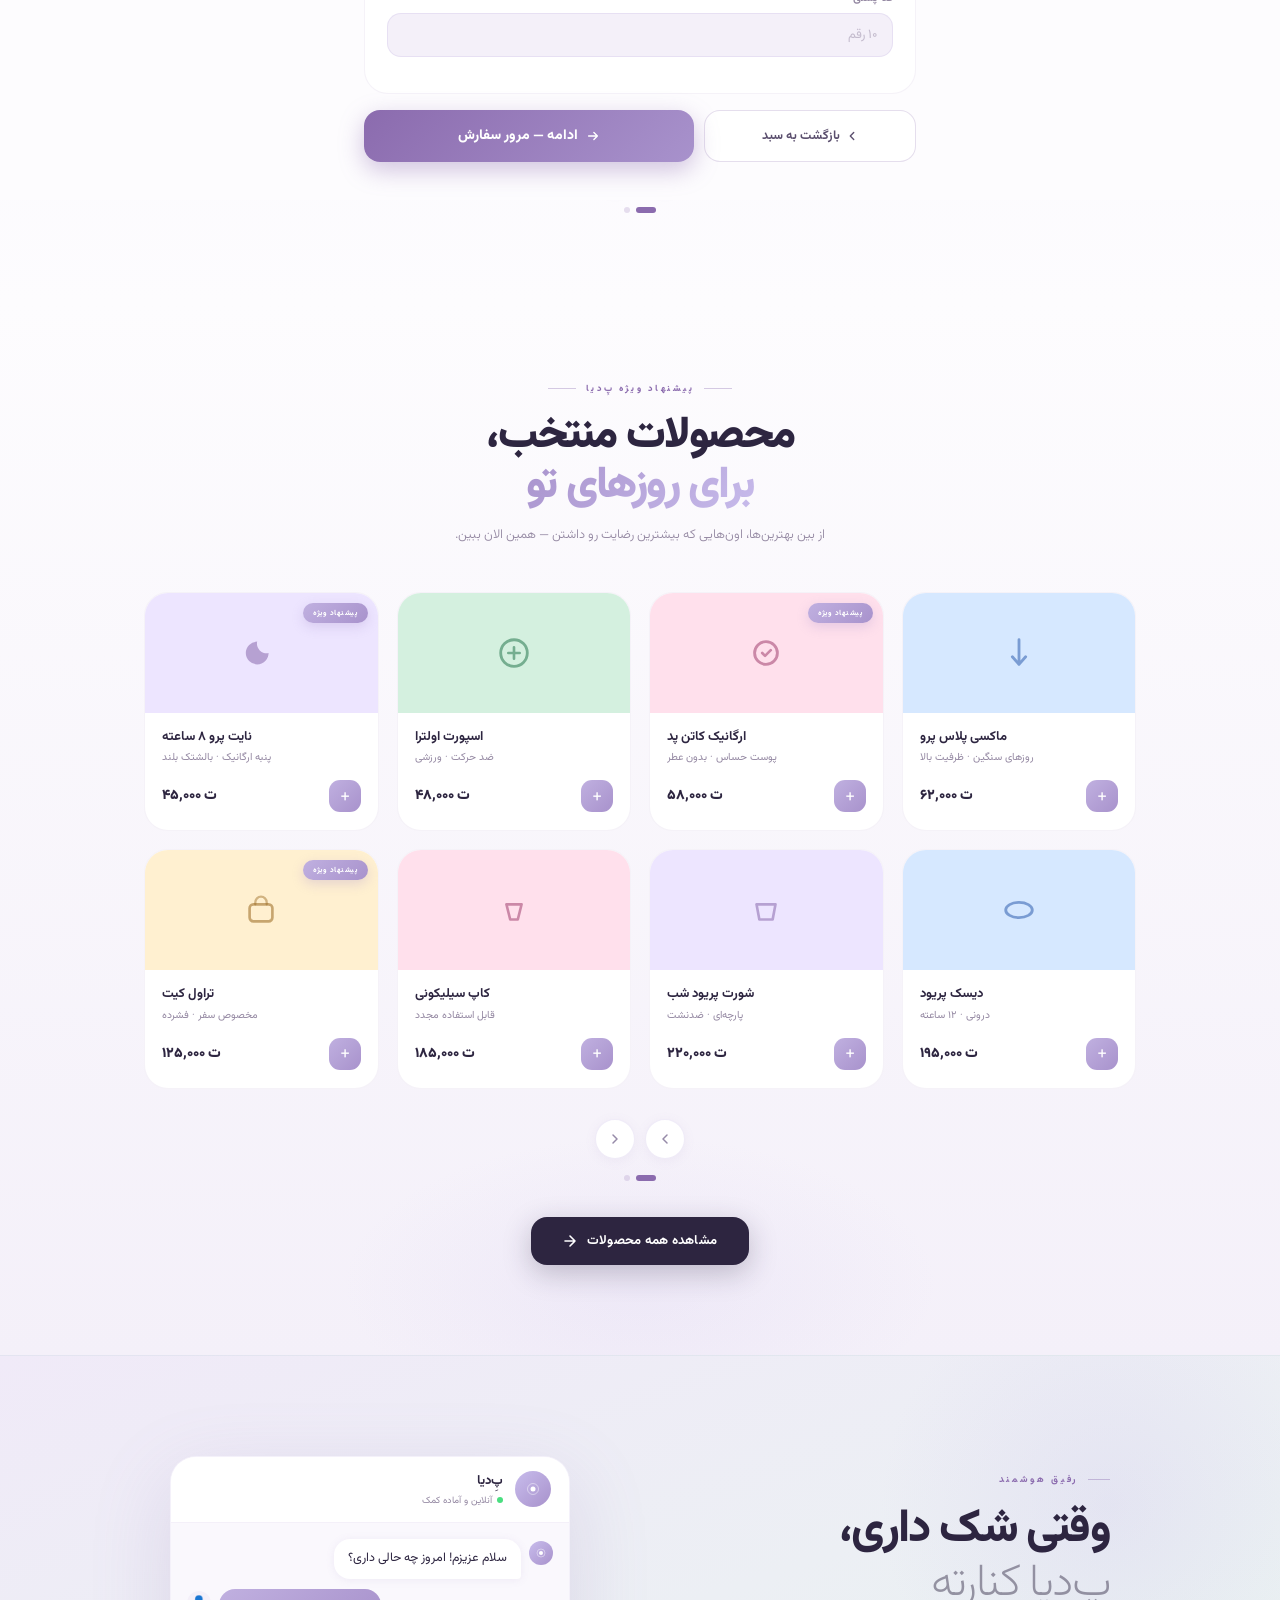
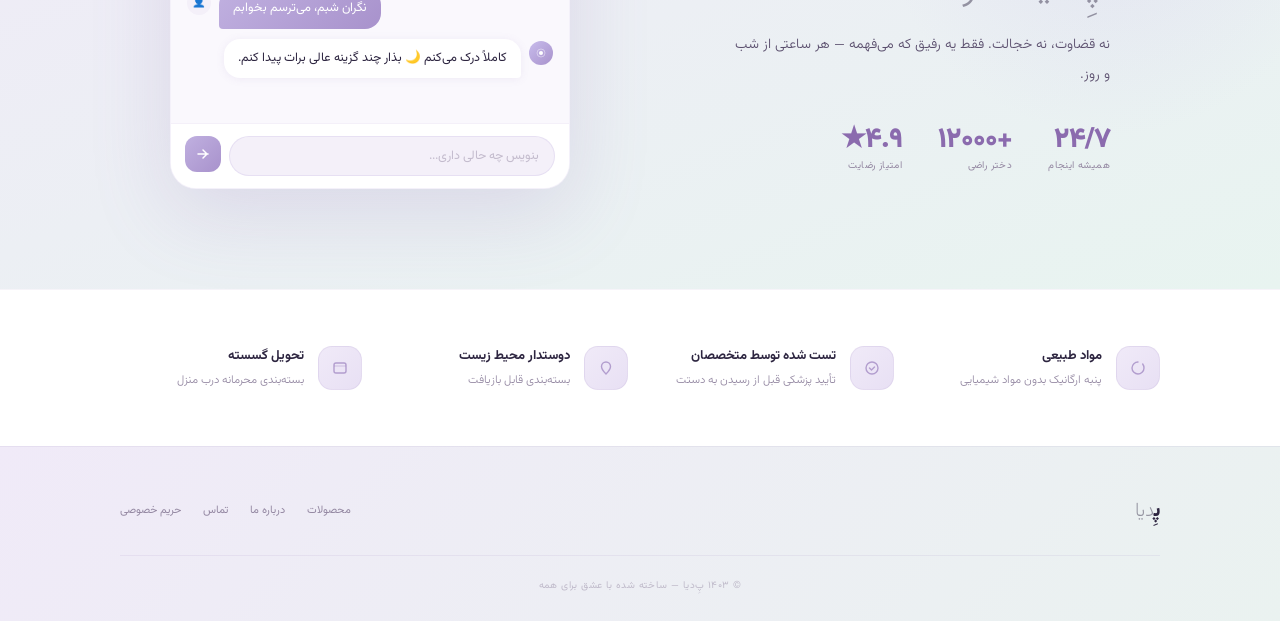
<file: Pedia1_v3-1.html>
<!DOCTYPE html>
<html lang="fa" dir="rtl">
<head>
<meta charset="UTF-8">
<meta name="viewport" content="width=device-width, initial-scale=1.0">
<title>پِ‌دیا — رفیق دوران</title>
<link rel="preconnect" href="https://fonts.googleapis.com">
<link href="https://fonts.googleapis.com/css2?family=Vazirmatn:wght@200;300;400;500;600;700;800;900&display=swap" rel="stylesheet">
<style>
:root {
  --ink: #2D2540;
  --soft: #5B4F6E;
  --cream: #FDFCFE;
  --mist: #F4F0F9;
  --lavender: #EDE7F6;
  --slate: #9488A2;
  --accent: #8B6BAE;
  --f: 'Vazirmatn', sans-serif;
}
*, *::before, *::after { margin:0; padding:0; box-sizing:border-box; }
html { scroll-behavior:smooth; }
body { background:#FDFCFE; color:var(--ink); font-family:var(--f); -webkit-font-smoothing:antialiased; overflow-x:hidden; }

/* ═══ NAV ═══ */
.nav {
  position:fixed; top:0; left:0; right:0; z-index:900;
  height:58px;
  background:rgba(253,252,254,.92);
  backdrop-filter:blur(20px) saturate(180%);
  border-bottom:1px solid rgba(180,160,210,.15);
  display:flex; align-items:center; justify-content:space-between;
  padding:0 32px;
}
.nav-brand { display:flex; align-items:center; gap:10px; text-decoration:none; }
.nav-logo { width:32px; height:32px; background:linear-gradient(135deg,#C8BCEC,#B89ED8); border-radius:10px; display:flex; align-items:center; justify-content:center; }
.nav-name { font-size:18px; font-weight:800; color:var(--ink); letter-spacing:-.03em; }
.nav-name em { font-style:normal; font-weight:300; opacity:.45; }
.nav-right { display:flex; align-items:center; gap:10px; }

/* ── Nav Icon Buttons ── */
.nav-icon-btn {
  position:relative;
  width:42px; height:42px;
  background:var(--mist);
  border:1.5px solid rgba(180,160,220,.2);
  border-radius:13px;
  display:flex; align-items:center; justify-content:center;
  cursor:pointer;
  transition:transform .2s, background .2s, box-shadow .2s;
  flex-shrink:0;
}
.nav-icon-btn:hover { background:var(--lavender); box-shadow:0 4px 16px rgba(139,107,174,.15); transform:translateY(-1px); }
.nav-icon-btn:active { transform:scale(.95); }
.nav-icon-btn svg { width:18px; height:18px; }

.cart-btn {
  position:relative;
  width:42px; height:42px;
  background:linear-gradient(135deg,#8B6BAE,#A892CC);
  border:none; border-radius:13px;
  display:flex; align-items:center; justify-content:center;
  cursor:pointer;
  box-shadow:0 4px 16px rgba(139,107,174,.35);
  transition:transform .2s, box-shadow .2s, opacity .2s;
  flex-shrink:0;
}
.cart-btn:hover { transform:translateY(-2px); box-shadow:0 8px 24px rgba(139,107,174,.45); }
.cart-btn:active { transform:scale(.95); }
.cart-btn svg { width:20px; height:20px; }
.cart-badge {
  position:absolute;
  top:-6px; left:-6px;
  min-width:20px; height:20px;
  background:linear-gradient(135deg,#FF6B9D,#FF4B7B);
  border-radius:10px;
  border:2px solid white;
  font-size:10px; font-weight:900;
  color:white;
  display:flex; align-items:center; justify-content:center;
  padding:0 4px;
  opacity:0; transform:scale(0);
  transition:all .3s cubic-bezier(.34,1.56,.64,1);
  pointer-events:none;
}
.cart-badge.show { opacity:1; transform:scale(1); }
.cart-btn.bump { animation:cartbump .35s cubic-bezier(.34,1.56,.64,1); }
@keyframes cartbump {
  0%{transform:scale(1);}
  50%{transform:scale(1.25) rotate(-5deg);}
  100%{transform:scale(1);}
}

.nav-pill { background:linear-gradient(135deg,#C0B0E0,#A892CC); color:white; font-size:11px; font-weight:700; letter-spacing:.05em; padding:8px 22px; border:none; border-radius:100px; cursor:pointer; font-family:var(--f); transition:opacity .2s,transform .2s; box-shadow:0 4px 16px rgba(168,146,204,.3); }
.nav-pill:hover { opacity:.85; transform:translateY(-1px); }

/* ═══ TRACKING PANEL ═══ */
.tracking-overlay {
  position:fixed; inset:0; z-index:940;
  background:rgba(60,40,100,.22);
  backdrop-filter:blur(12px);
  opacity:0; pointer-events:none;
  transition:opacity .35s;
}
.tracking-overlay.on { opacity:1; pointer-events:auto; }

.tracking-drawer {
  position:fixed;
  top:0; right:0; bottom:0;
  z-index:950;
  width:min(400px, 100vw);
  background:#FDFCFE;
  box-shadow:20px 0 80px rgba(80,50,140,.16);
  border-left:1px solid rgba(180,160,220,.15);
  transform:translateX(100%);
  transition:transform .5s cubic-bezier(.77,0,.18,1);
  display:flex; flex-direction:column;
  overflow:hidden;
}
.tracking-drawer.open { transform:translateX(0); }

.tracking-header {
  padding:22px 24px 18px;
  border-bottom:1px solid rgba(140,110,180,.1);
  display:flex; align-items:center; justify-content:space-between;
  flex-shrink:0;
  background:linear-gradient(180deg,#FDFCFE,#FAF8FD);
}
.tracking-title-wrap { display:flex; align-items:center; gap:10px; }
.tracking-title { font-size:17px; font-weight:800; color:var(--ink); letter-spacing:-.03em; }
.tracking-close {
  width:34px; height:34px;
  background:var(--mist);
  border:1px solid rgba(140,110,180,.12);
  border-radius:50%;
  display:flex; align-items:center; justify-content:center;
  cursor:pointer; transition:background .2s; border:none;
}
.tracking-close:hover { background:var(--lavender); }

.tracking-body { flex:1; overflow-y:auto; padding:20px 24px; display:flex; flex-direction:column; gap:16px; }

/* Search box */
.tracking-search-box {
  background:white;
  border:1.5px solid rgba(140,110,180,.12);
  border-radius:20px;
  padding:18px;
  display:flex; flex-direction:column; gap:12px;
}
.tracking-search-label { font-size:12px; font-weight:700; color:var(--ink); display:flex; align-items:center; gap:8px; }
.tracking-search-label svg { width:15px; height:15px; opacity:.5; }
.tracking-search-row { display:flex; gap:8px; }
.tracking-inp {
  flex:1;
  background:var(--mist);
  border:1.5px solid rgba(180,160,220,.2);
  border-radius:12px;
  padding:10px 14px;
  font-size:13px; font-weight:400; color:var(--ink); font-family:var(--f);
  outline:none; direction:ltr; text-align:center; letter-spacing:.08em;
  transition:border-color .2s, background .2s;
}
.tracking-inp:focus { border-color:var(--accent); background:white; }
.tracking-inp::placeholder { color:var(--slate); opacity:.5; letter-spacing:0; direction:rtl; text-align:right; font-size:11px; }
.tracking-search-btn {
  background:linear-gradient(135deg,#8B6BAE,#A892CC);
  border:none; border-radius:12px;
  padding:10px 18px;
  font-size:12px; font-weight:700; font-family:var(--f);
  color:white; cursor:pointer; white-space:nowrap;
  transition:opacity .2s, transform .2s;
}
.tracking-search-btn:hover { opacity:.85; transform:translateY(-1px); }

/* Result */
.tracking-result { display:none; flex-direction:column; gap:14px; animation:fadeSlide .3s ease; }
.tracking-result.show { display:flex; }

.tr-order-card {
  background:white;
  border:1.5px solid rgba(140,110,180,.1);
  border-radius:20px;
  padding:18px;
}
.tr-order-head { display:flex; align-items:center; justify-content:space-between; margin-bottom:14px; }
.tr-order-num { font-size:11px; font-weight:800; color:var(--accent); letter-spacing:.08em; }
.tr-status-pill {
  font-size:10px; font-weight:700; padding:4px 12px; border-radius:100px;
}
.tr-status-pill.shipped { background:rgba(78,205,128,.12); color:#1a8a4a; border:1px solid rgba(78,205,128,.25); }
.tr-status-pill.processing { background:rgba(255,180,50,.1); color:#a06010; border:1px solid rgba(255,180,50,.25); }
.tr-status-pill.delivered { background:rgba(139,107,174,.1); color:var(--accent); border:1px solid rgba(139,107,174,.25); }

.tr-info-row { display:flex; flex-direction:column; gap:8px; padding-bottom:14px; border-bottom:1px solid rgba(140,110,180,.08); }
.tr-info-item { display:flex; align-items:center; justify-content:space-between; }
.tr-info-label { font-size:11px; color:var(--slate); font-weight:300; }
.tr-info-val { font-size:12px; font-weight:700; color:var(--ink); direction:ltr; }
.tr-info-val.postal { background:var(--mist); padding:4px 10px; border-radius:8px; font-size:11px; letter-spacing:.04em; color:var(--accent); }

/* Timeline */
.tr-timeline { display:flex; flex-direction:column; gap:0; }
.tr-step { display:flex; gap:12px; position:relative; }
.tr-step:not(:last-child) .tr-step-line {
  position:absolute;
  right:15px; top:28px; bottom:0;
  width:2px;
  background:rgba(140,110,180,.1);
}
.tr-step-dot {
  width:30px; height:30px; flex-shrink:0;
  border-radius:50%;
  display:flex; align-items:center; justify-content:center;
  position:relative; z-index:1;
  margin-top:2px;
}
.tr-step-dot.done { background:linear-gradient(135deg,#4ade80,#22c55e); box-shadow:0 4px 12px rgba(34,197,94,.25); }
.tr-step-dot.active { background:linear-gradient(135deg,#8B6BAE,#A892CC); box-shadow:0 4px 12px rgba(139,107,174,.3); animation:pulsedot 2s ease-in-out infinite; }
.tr-step-dot.pending { background:rgba(140,110,180,.08); border:2px solid rgba(140,110,180,.15); }
.tr-step-dot svg { width:13px; height:13px; }
@keyframes pulsedot { 0%,100%{box-shadow:0 4px 12px rgba(139,107,174,.3);} 50%{box-shadow:0 4px 20px rgba(139,107,174,.5);} }
.tr-step-content { padding:4px 0 18px; flex:1; }
.tr-step-title { font-size:12.5px; font-weight:700; color:var(--ink); margin-bottom:2px; }
.tr-step-title.pending-text { color:var(--slate); font-weight:400; }
.tr-step-date { font-size:10.5px; color:var(--slate); font-weight:300; }

.tr-postal-track {
  background:linear-gradient(135deg,#F0EAF8,#EDE7F6);
  border:1.5px solid rgba(139,107,174,.15);
  border-radius:16px; padding:14px 16px;
  display:flex; align-items:center; gap:12px;
}
.tr-postal-icon { width:38px; height:38px; background:white; border-radius:12px; display:flex; align-items:center; justify-content:center; flex-shrink:0; box-shadow:0 2px 8px rgba(139,107,174,.15); }
.tr-postal-icon svg { width:18px; height:18px; }
.tr-postal-label { font-size:10px; font-weight:700; color:var(--slate); margin-bottom:2px; }
.tr-postal-num { font-size:14px; font-weight:900; color:var(--accent); letter-spacing:.04em; direction:ltr; }
.tr-postal-copy {
  margin-right:auto; flex-shrink:0;
  width:32px; height:32px; background:white; border:1px solid rgba(139,107,174,.2); border-radius:10px;
  display:flex; align-items:center; justify-content:center; cursor:pointer; transition:all .2s;
}
.tr-postal-copy:hover { background:var(--lavender); }
.tr-postal-copy svg { width:14px; height:14px; }

.tr-not-found {
  text-align:center; padding:32px 16px;
  display:none; flex-direction:column; align-items:center; gap:12px;
}
.tr-not-found.show { display:flex; }
.tr-nf-icon { width:56px; height:56px; background:rgba(220,60,60,.06); border-radius:50%; display:flex; align-items:center; justify-content:center; }
.tr-nf-icon svg { width:24px; height:24px; }
.tr-nf-title { font-size:14px; font-weight:700; color:var(--ink); }
.tr-nf-sub { font-size:12px; color:var(--slate); font-weight:300; line-height:1.8; }

.tr-hint {
  text-align:center; padding:32px 16px;
  display:flex; flex-direction:column; align-items:center; gap:12px;
}
.tr-hint-icon { width:60px; height:60px; background:linear-gradient(135deg,#F0EAF8,#E8E0F4); border-radius:50%; display:flex; align-items:center; justify-content:center; opacity:.6; }
.tr-hint-icon svg { width:26px; height:26px; }
.tr-hint-text { font-size:13px; font-weight:700; color:var(--ink); }
.tr-hint-sub { font-size:11px; color:var(--slate); line-height:1.9; font-weight:300; }

/* ═══ CART DRAWER ═══ */
.cart-overlay {
  position:fixed; inset:0; z-index:950;
  background:rgba(60,40,100,.22);
  backdrop-filter:blur(12px);
  opacity:0; pointer-events:none;
  transition:opacity .35s;
}
.cart-overlay.on { opacity:1; pointer-events:auto; }

.cart-drawer {
  position:fixed;
  top:0; left:0; bottom:0;
  z-index:960;
  width:min(420px, 100vw);
  background:#FDFCFE;
  box-shadow:-20px 0 80px rgba(80,50,140,.16);
  border-right:1px solid rgba(180,160,220,.15);
  transform:translateX(-100%);
  transition:transform .5s cubic-bezier(.77,0,.18,1);
  display:flex; flex-direction:column;
  overflow:hidden;
}
.cart-drawer.open { transform:translateX(0); }

.cart-header {
  padding:22px 24px 18px;
  border-bottom:1px solid rgba(140,110,180,.1);
  display:flex; align-items:center; justify-content:space-between;
  flex-shrink:0;
  background:linear-gradient(180deg,#FDFCFE,#FAF8FD);
}
.cart-title-wrap { display:flex; align-items:center; gap:10px; }
.cart-title { font-size:18px; font-weight:800; color:var(--ink); letter-spacing:-.03em; }
.cart-count-pill {
  background:linear-gradient(135deg,#8B6BAE,#A892CC);
  color:white; font-size:10px; font-weight:800;
  padding:3px 10px; border-radius:100px;
}
.cart-close {
  width:34px; height:34px;
  background:var(--mist);
  border:1px solid rgba(140,110,180,.12);
  border-radius:50%;
  display:flex; align-items:center; justify-content:center;
  cursor:pointer; transition:background .2s; border:none;
}
.cart-close:hover { background:var(--lavender); }

.cart-body { flex:1; overflow-y:auto; padding:16px 24px; display:flex; flex-direction:column; gap:12px; }
.cart-empty {
  flex:1; display:flex; flex-direction:column; align-items:center; justify-content:center;
  gap:14px; padding:60px 20px;
  text-align:center;
}
.cart-empty-icon {
  width:72px; height:72px;
  background:linear-gradient(135deg,#F0EAF8,#E8E0F4);
  border-radius:50%;
  display:flex; align-items:center; justify-content:center;
  opacity:.5;
}
.cart-empty-icon svg { width:32px; height:32px; }
.cart-empty-text { font-size:15px; font-weight:700; color:var(--ink); }
.cart-empty-sub { font-size:12px; font-weight:300; color:var(--slate); line-height:1.8; }

/* Cart Item */
.cart-item {
  background:white;
  border:1.5px solid rgba(140,110,180,.09);
  border-radius:20px;
  padding:14px;
  display:flex; gap:12px; align-items:center;
  transition:all .25s;
  animation:itemIn .3s cubic-bezier(.34,1.56,.64,1);
}
@keyframes itemIn {
  from{opacity:0;transform:translateX(-16px) scale(.97);}
  to{opacity:1;transform:translateX(0) scale(1);}
}
.cart-item.removing {
  opacity:0; transform:translateX(-20px) scale(.95);
  max-height:0; padding:0; margin:0; border-width:0;
}
.ci-thumb {
  width:52px; height:52px; flex-shrink:0;
  border-radius:14px;
  display:flex; align-items:center; justify-content:center;
}
.ci-thumb svg { width:26px; height:26px; }
.ci-info { flex:1; min-width:0; }
.ci-name { font-size:12.5px; font-weight:700; color:var(--ink); margin-bottom:2px; white-space:nowrap; overflow:hidden; text-overflow:ellipsis; }
.ci-brand { font-size:10.5px; color:var(--slate); margin-bottom:8px; }
.ci-controls { display:flex; align-items:center; gap:8px; }
.ci-qty-btn {
  width:26px; height:26px;
  border:1.5px solid rgba(139,107,174,.25);
  border-radius:8px; background:white;
  font-size:14px; font-weight:700; color:var(--accent);
  display:flex; align-items:center; justify-content:center;
  cursor:pointer; font-family:var(--f);
  transition:all .18s;
}
.ci-qty-btn:hover { background:var(--lavender); border-color:var(--accent); }
.ci-qty { font-size:13px; font-weight:700; color:var(--ink); min-width:20px; text-align:center; }
.ci-price { font-size:13px; font-weight:900; color:var(--ink); margin-right:auto; flex-shrink:0; }
.ci-remove {
  width:28px; height:28px;
  background:rgba(255,80,80,.06);
  border:1px solid rgba(255,80,80,.15);
  border-radius:9px;
  display:flex; align-items:center; justify-content:center;
  cursor:pointer; transition:all .18s;
}
.ci-remove:hover { background:rgba(255,80,80,.12); border-color:rgba(255,80,80,.3); }
.ci-remove svg { width:11px; height:11px; }

/* Cart Footer */
.cart-footer {
  border-top:1px solid rgba(140,110,180,.1);
  padding:20px 24px 28px;
  flex-shrink:0;
  background:linear-gradient(0deg,#FAF8FD,#FDFCFE);
}
.cart-summary { display:flex; flex-direction:column; gap:8px; margin-bottom:18px; }
.cs-row { display:flex; justify-content:space-between; align-items:center; }
.cs-label { font-size:12px; font-weight:300; color:var(--slate); }
.cs-val { font-size:12.5px; font-weight:600; color:var(--ink); }
.cs-divider { height:1px; background:rgba(140,110,180,.08); margin:4px 0; }
.cs-total-label { font-size:14px; font-weight:700; color:var(--ink); }
.cs-total-val { font-size:18px; font-weight:900; color:var(--accent); }
.cart-checkout-btn {
  width:100%;
  background:linear-gradient(135deg,#8B6BAE,#A892CC);
  border:none; border-radius:16px;
  padding:15px 20px;
  font-size:14px; font-weight:800; font-family:var(--f);
  color:white; cursor:pointer;
  display:flex; align-items:center; justify-content:center; gap:8px;
  box-shadow:0 8px 24px rgba(139,107,174,.4);
  transition:opacity .2s, transform .2s;
  letter-spacing:-.01em;
}
.cart-checkout-btn:hover { opacity:.88; transform:translateY(-2px); }
.cart-checkout-btn svg { width:14px; height:14px; }
.cart-continue {
  width:100%; margin-top:10px;
  background:transparent; border:1.5px solid rgba(139,107,174,.2);
  border-radius:14px; padding:11px;
  font-size:12px; font-weight:600; font-family:var(--f);
  color:var(--accent); cursor:pointer;
  transition:all .2s;
}
.cart-continue:hover { background:var(--mist); }

/* ═══ CHECKOUT PAGE ═══ */
.checkout-overlay {
  position:fixed; inset:0; z-index:970;
  background:#FDFCFE;
  transform:translateY(100%);
  transition:transform .5s cubic-bezier(.77,0,.18,1);
  overflow-y:auto;
}
.checkout-overlay.open { transform:translateY(0); }

.co-nav {
  position:sticky; top:0; z-index:10;
  background:rgba(253,252,254,.95);
  backdrop-filter:blur(20px);
  border-bottom:1px solid rgba(180,160,210,.15);
  padding:0 24px;
  height:56px;
  display:flex; align-items:center; gap:14px;
}
.co-back {
  width:36px; height:36px;
  background:var(--mist); border:1px solid rgba(140,110,180,.12);
  border-radius:50%; display:flex; align-items:center; justify-content:center;
  cursor:pointer; transition:background .2s; flex-shrink:0; border:none;
}
.co-back:hover { background:var(--lavender); }
.co-back svg { width:14px; height:14px; }
.co-nav-title { font-size:15px; font-weight:800; color:var(--ink); }

.co-inner { max-width:600px; margin:0 auto; padding:28px 24px 80px; }

/* Steps */
.co-steps { display:flex; align-items:center; justify-content:center; gap:0; margin-bottom:36px; }
.co-step { display:flex; flex-direction:column; align-items:center; gap:6px; flex:1; position:relative; }
.co-step::after {
  content:'';
  position:absolute; top:16px; left:50%;
  width:100%; height:2px;
  background:rgba(140,110,180,.15);
  z-index:0;
}
.co-step:last-child::after { display:none; }
.co-step-circle {
  width:32px; height:32px; border-radius:50%;
  background:rgba(140,110,180,.12);
  border:2px solid rgba(140,110,180,.2);
  display:flex; align-items:center; justify-content:center;
  font-size:11px; font-weight:800; color:var(--slate);
  position:relative; z-index:1;
  transition:all .3s;
}
.co-step.active .co-step-circle {
  background:linear-gradient(135deg,#8B6BAE,#A892CC);
  border-color:transparent; color:white;
  box-shadow:0 4px 16px rgba(139,107,174,.4);
}
.co-step.done .co-step-circle {
  background:linear-gradient(135deg,#4ade80,#22c55e);
  border-color:transparent; color:white;
}
.co-step-label { font-size:10px; font-weight:600; color:var(--slate); }
.co-step.active .co-step-label { color:var(--accent); font-weight:700; }

/* Step Panels */
.co-panel { display:none; }
.co-panel.active { display:block; animation:fadeSlide .3s ease; }
@keyframes fadeSlide { from{opacity:0;transform:translateY(8px);} to{opacity:1;transform:translateY(0);} }

.co-section {
  background:white;
  border:1.5px solid rgba(140,110,180,.09);
  border-radius:24px;
  padding:22px;
  margin-bottom:16px;
}
.co-section-title { font-size:14px; font-weight:800; color:var(--ink); margin-bottom:18px; display:flex; align-items:center; gap:8px; }
.co-section-title svg { width:16px; height:16px; opacity:.5; }

.co-field { margin-bottom:14px; }
.co-field label { display:block; font-size:11px; font-weight:700; color:var(--slate); margin-bottom:6px; letter-spacing:.02em; }
.co-field input, .co-field select, .co-field textarea {
  width:100%;
  background:var(--mist);
  border:1.5px solid rgba(180,160,220,.2);
  border-radius:14px;
  padding:11px 15px;
  font-size:13px; font-weight:400; color:var(--ink); font-family:var(--f);
  outline:none; direction:rtl;
  transition:border-color .2s, background .2s;
  appearance:none;
}
.co-field input:focus, .co-field select:focus, .co-field textarea:focus {
  border-color:var(--accent); background:white;
}
.co-field input::placeholder { color:var(--slate); opacity:.5; }
.co-grid-2 { display:grid; grid-template-columns:1fr 1fr; gap:12px; }

/* Order Review */
.co-review-items { display:flex; flex-direction:column; gap:10px; margin-bottom:4px; }
.cri { display:flex; align-items:center; gap:12px; padding:12px; background:var(--mist); border-radius:16px; }
.cri-thumb { width:44px; height:44px; border-radius:12px; display:flex; align-items:center; justify-content:center; flex-shrink:0; }
.cri-thumb svg { width:22px; height:22px; }
.cri-name { font-size:12px; font-weight:700; color:var(--ink); }
.cri-sub { font-size:10.5px; color:var(--slate); }
.cri-price { font-size:13px; font-weight:900; color:var(--ink); margin-right:auto; flex-shrink:0; }

/* Payment methods */
.pay-methods { display:flex; flex-direction:column; gap:10px; }
.pay-method {
  display:flex; align-items:center; gap:14px;
  padding:14px 16px;
  border:2px solid rgba(140,110,180,.15);
  border-radius:16px; cursor:pointer;
  transition:all .2s; background:white;
}
.pay-method:hover { border-color:rgba(139,107,174,.3); background:var(--mist); }
.pay-method.selected { border-color:var(--accent); background:linear-gradient(135deg,#F0EAF8,#EDE7F6); }
.pay-method-icon {
  width:40px; height:40px; border-radius:12px;
  background:linear-gradient(135deg,#F0EAF8,#E8E0F4);
  display:flex; align-items:center; justify-content:center;
  flex-shrink:0;
}
.pay-method-icon svg { width:20px; height:20px; }
.pay-method-name { font-size:13px; font-weight:700; color:var(--ink); }
.pay-method-sub { font-size:11px; color:var(--slate); font-weight:300; }
.pay-radio {
  width:20px; height:20px; border-radius:50%;
  border:2px solid rgba(140,110,180,.3);
  margin-right:auto; flex-shrink:0;
  display:flex; align-items:center; justify-content:center;
  transition:all .2s;
}
.pay-method.selected .pay-radio {
  border-color:var(--accent);
  background:var(--accent);
}
.pay-method.selected .pay-radio::after {
  content:'';
  width:8px; height:8px; border-radius:50%; background:white;
}

/* Price Summary in checkout */
.co-price-summary {
  background:linear-gradient(135deg,#F0EAF8,#EDE7F6);
  border:1.5px solid rgba(139,107,174,.15);
  border-radius:20px; padding:18px; margin-bottom:20px;
}
.cps-row { display:flex; justify-content:space-between; padding:5px 0; }
.cps-label { font-size:12px; color:var(--slate); }
.cps-val { font-size:12.5px; font-weight:600; color:var(--ink); }
.cps-divider { height:1px; background:rgba(139,107,174,.15); margin:8px 0; }
.cps-total-label { font-size:15px; font-weight:800; color:var(--ink); }
.cps-total-val { font-size:20px; font-weight:900; color:var(--accent); }

/* Action buttons */
.co-btn {
  width:100%;
  background:linear-gradient(135deg,#8B6BAE,#A892CC);
  border:none; border-radius:16px;
  padding:15px 20px;
  font-size:14px; font-weight:800; font-family:var(--f);
  color:white; cursor:pointer;
  display:flex; align-items:center; justify-content:center; gap:8px;
  box-shadow:0 8px 24px rgba(139,107,174,.4);
  transition:opacity .2s, transform .2s;
}
.co-btn:hover { opacity:.88; transform:translateY(-2px); }
.co-btn svg { width:14px; height:14px; }
.co-btn:disabled { opacity:.6; cursor:default; transform:none; }

/* Back / Continue row */
.co-btn-row { display:flex; gap:10px; }
.co-btn-row .co-btn { flex:1.6; }
.co-btn-back {
  flex:1;
  background:white;
  border:1.5px solid rgba(139,107,174,.22);
  border-radius:16px;
  padding:15px 14px;
  font-size:12.5px; font-weight:700; font-family:var(--f);
  color:var(--soft); cursor:pointer;
  display:flex; align-items:center; justify-content:center; gap:6px;
  transition:background .2s, transform .2s, border-color .2s;
}
.co-btn-back:hover { background:var(--mist); border-color:var(--accent); color:var(--accent); transform:translateY(-1px); }
.co-btn-back svg { width:12px; height:12px; flex-shrink:0; }

/* Payment error box */
.pay-error-box {
  display:none;
  align-items:flex-start; gap:12px;
  background:rgba(220,60,60,.06);
  border:1.5px solid rgba(220,60,60,.18);
  border-radius:18px; padding:16px;
  margin-bottom:16px;
}
.pay-error-box.show { display:flex; animation:fadeSlide .35s ease; }
.pay-error-icon {
  width:36px; height:36px; flex-shrink:0; border-radius:50%;
  background:rgba(220,60,60,.1);
  display:flex; align-items:center; justify-content:center;
}
.pay-error-icon svg { width:16px; height:16px; }
.pay-error-title { font-size:13px; font-weight:800; color:#c0392b; margin-bottom:4px; }
.pay-error-sub { font-size:11.5px; font-weight:300; color:var(--slate); line-height:1.8; }

/* Card-to-card box */
.ctc-box {
  display:none;
  flex-direction:column; gap:14px;
  background:linear-gradient(135deg,#F0EAF8,#EDE7F6);
  border:1.5px solid rgba(139,107,174,.2);
  border-radius:20px; padding:18px;
  margin-bottom:16px;
}
.ctc-box.show { display:flex; animation:fadeSlide .4s ease; }
.ctc-header { font-size:13px; font-weight:800; color:var(--ink); display:flex; align-items:center; gap:8px; }
.ctc-header svg { width:16px; height:16px; opacity:.6; flex-shrink:0; }
.ctc-row { display:flex; flex-direction:column; gap:6px; }
.ctc-label { font-size:11px; font-weight:700; color:var(--slate); }
.ctc-value-row { display:flex; align-items:center; gap:8px; }
.ctc-value {
  flex:1;
  background:white; border:1.5px solid rgba(139,107,174,.15);
  border-radius:12px; padding:11px 14px;
  font-size:14px; font-weight:800; color:var(--ink);
  letter-spacing:.04em;
}
.ctc-value.ltr { direction:ltr; text-align:left; }
.ctc-copy {
  flex-shrink:0;
  background:white; border:1.5px solid rgba(139,107,174,.2);
  border-radius:12px; padding:0 14px; height:42px;
  font-size:11px; font-weight:700; font-family:var(--f);
  color:var(--accent); cursor:pointer;
  display:flex; align-items:center; gap:6px;
  transition:background .2s, transform .2s;
}
.ctc-copy:hover { background:white; box-shadow:0 4px 14px rgba(139,107,174,.18); transform:translateY(-1px); }
.ctc-copy svg { width:13px; height:13px; }
.ctc-note {
  font-size:11.5px; font-weight:400; color:var(--accent); line-height:1.95;
  background:rgba(255,255,255,.55); border-radius:12px; padding:12px 14px;
}

/* Success screen */
.co-success {
  text-align:center; padding:48px 20px;
}
.co-success-icon {
  width:88px; height:88px; margin:0 auto 24px;
  background:linear-gradient(135deg,#4ade80,#22c55e);
  border-radius:50%;
  display:flex; align-items:center; justify-content:center;
  box-shadow:0 12px 40px rgba(34,197,94,.3);
  animation:successPop .5s cubic-bezier(.34,1.56,.64,1);
}
@keyframes successPop {
  from{transform:scale(0) rotate(-20deg);opacity:0;}
  to{transform:scale(1) rotate(0deg);opacity:1;}
}
.co-success-icon svg { width:40px; height:40px; }
.co-success-title { font-size:24px; font-weight:900; color:var(--ink); margin-bottom:8px; }
.co-success-sub { font-size:13px; font-weight:300; color:var(--slate); line-height:1.9; max-width:300px; margin:0 auto 32px; }
.co-order-code {
  display:inline-flex; align-items:center; gap:8px;
  background:var(--mist); border:1.5px solid rgba(139,107,174,.2);
  border-radius:14px; padding:12px 20px; margin-bottom:32px;
  font-size:13px; font-weight:700; color:var(--accent);
  letter-spacing:.05em;
}
.co-success-btn {
  background:linear-gradient(135deg,#8B6BAE,#A892CC);
  border:none; border-radius:14px; padding:13px 32px;
  font-size:13px; font-weight:800; font-family:var(--f);
  color:white; cursor:pointer;
  box-shadow:0 6px 20px rgba(139,107,174,.35);
}
.co-track-hint {
  margin-top:16px; font-size:11px; color:var(--slate); line-height:1.9;
}
.co-track-hint strong { color:var(--accent); cursor:pointer; }

/* ═══ HERO ═══ */
.hero {
  margin-top:0;
  min-height:calc(100vh - 58px);
  display:flex; flex-direction:column;
  align-items:center; justify-content:center;
  padding:80px 24px 60px;
  position:relative; overflow:hidden;
  background:linear-gradient(180deg,#FDFCFE 0%,#F7F3FD 100%);
}
.hero::before { content:''; position:absolute; width:700px; height:700px; background:radial-gradient(circle,rgba(220,200,255,.28) 0%,transparent 65%); top:-200px; right:-200px; pointer-events:none; animation:blobdrift 18s ease-in-out infinite alternate; }
.hero::after { content:''; position:absolute; width:500px; height:500px; background:radial-gradient(circle,rgba(200,240,220,.2) 0%,transparent 65%); bottom:-150px; left:-100px; pointer-events:none; animation:blobdrift2 14s ease-in-out infinite alternate; }
@keyframes blobdrift { 0%{transform:translate(0,0) scale(1);} 100%{transform:translate(-60px,40px) scale(1.15);} }
@keyframes blobdrift2 { 0%{transform:translate(0,0) scale(1);} 100%{transform:translate(40px,-30px) scale(1.1);} }

.hero-tag {
  font-size:10px; font-weight:900; letter-spacing:.32em; text-transform:uppercase; color:var(--accent);
  margin-bottom:20px; display:inline-flex; align-items:center; gap:12px;
  background:linear-gradient(135deg,rgba(139,107,174,.12),rgba(168,146,204,.08));
  padding:8px 20px 8px 16px;
  border-radius:100px;
  border:1.5px solid rgba(139,107,174,.2);
  box-shadow:0 2px 12px rgba(139,107,174,.1);
}
.hero-tag::before { content:'✦'; font-size:8px; opacity:.6; }
.hero-tag::after { content:'✦'; font-size:8px; opacity:.6; }

.hero-h1 { font-size:clamp(38px,6vw,76px); font-weight:900; color:var(--ink); line-height:1.1; letter-spacing:-.045em; text-align:center; margin-bottom:10px; }
.hero-h2 { font-size:clamp(18px,2.8vw,34px); font-weight:200; color:var(--slate); letter-spacing:-.01em; text-align:center; margin-bottom:20px; }
.hero-desc { font-size:13.5px; font-weight:300; color:var(--slate); line-height:2; text-align:center; max-width:420px; margin-bottom:48px; }

/* ── MOOD SELECTOR ── */
.mood-wrap { width:100%; max-width:600px; position:relative; z-index:1; display:flex; flex-direction:column; gap:0; }
.mood-tabs { display:flex; gap:8px; margin-bottom:16px; flex-wrap:wrap; justify-content:center; }
/* mood-tab styles moved above with animations */
.mood-panel { border-radius:28px; overflow:hidden; border:1.5px solid rgba(255,255,255,.85); box-shadow:0 20px 60px rgba(140,110,180,.14); }
.mood-panel[data-mood="night"]     { background:linear-gradient(145deg,#EDE5FF 0%,#F5F0FF 50%,#FAF7FF 100%); }
.mood-panel[data-mood="sport"]     { background:linear-gradient(145deg,#D4F0DF 0%,#E8F8EE 50%,#F4FCF7 100%); }
.mood-panel[data-mood="sensitive"] { background:linear-gradient(145deg,#FFE0EC 0%,#FFEEF5 50%,#FFF5FA 100%); }
.mood-panel[data-mood="heavy"]     { background:linear-gradient(145deg,#D6E8FF 0%,#E8F2FF 50%,#F4F8FF 100%); }
.mood-panel[data-mood="travel"]    { background:linear-gradient(145deg,#FFF0D0 0%,#FFF8E8 50%,#FFFDF5 100%); }
.mood-panel::before { content:''; position:absolute; inset:0; background:radial-gradient(ellipse at 30% 20%,rgba(255,255,255,.7) 0%,transparent 60%); pointer-events:none; }
.mood-panel-inner { padding:28px; display:flex; flex-direction:column; gap:16px; position:relative; z-index:1; animation:fadeSlide .3s ease; }
.mp-head { display:flex; align-items:center; gap:14px; }
.mp-icon { width:48px; height:48px; flex-shrink:0; background:rgba(255,255,255,.75); border-radius:16px; display:flex; align-items:center; justify-content:center; border:1px solid rgba(255,255,255,.9); box-shadow:0 2px 12px rgba(140,110,180,.1); }
.mp-icon svg { width:22px; height:22px; }
.mp-eyebrow { font-size:9px; font-weight:800; letter-spacing:.22em; text-transform:uppercase; color:rgba(80,60,110,.45); margin-bottom:3px; }
.mp-title { font-size:20px; font-weight:800; color:var(--ink); letter-spacing:-.025em; }
.mp-quote { font-size:13px; font-weight:400; font-style:italic; color:rgba(80,60,110,.65); line-height:1.9; padding:12px 16px; background:rgba(255,255,255,.55); border-radius:14px; border:1px solid rgba(255,255,255,.8); }
.mp-features { display:flex; flex-direction:column; gap:8px; }
.mp-feature { display:flex; align-items:flex-start; gap:12px; padding:11px 14px; border-radius:16px; background:rgba(255,255,255,.65); border:1px solid rgba(255,255,255,.9); backdrop-filter:blur(8px); box-shadow:0 2px 8px rgba(140,110,180,.06); }
.mp-feature-icon { flex-shrink:0; width:30px; height:30px; display:flex; align-items:center; justify-content:center; }
.mp-feature-icon svg { width:22px; height:22px; }
.mp-feature-title { font-size:12px; font-weight:700; color:var(--ink); margin-bottom:2px; }
.mp-feature-desc { font-size:11px; font-weight:300; color:rgba(80,60,110,.6); line-height:1.65; }
.mp-cta { display:flex; align-items:center; justify-content:center; gap:8px; background:linear-gradient(135deg,#C0B0E0,#A892CC); color:white; font-family:var(--f); font-size:12px; font-weight:700; letter-spacing:.04em; padding:13px 22px; border:none; border-radius:14px; cursor:pointer; transition:opacity .2s,transform .2s; box-shadow:0 6px 20px rgba(168,146,204,.28); }
.mp-cta:hover { opacity:.85; transform:translateY(-1px); }
.mp-cta svg { width:12px; height:12px; }

/* ── ANIMATED MOOD TABS ── */
@keyframes tabGlow {
  0%,100% { box-shadow: 0 4px 18px rgba(140,110,180,.18), 0 0 0 0 rgba(139,107,174,.0); }
  50%      { box-shadow: 0 4px 24px rgba(140,110,180,.35), 0 0 12px 4px rgba(200,180,255,.25); }
}
@keyframes tabShimmer {
  0%   { background-position: 200% center; }
  100% { background-position: -200% center; }
}
@keyframes tabPulse {
  0%,100% { transform: scale(1); }
  50%      { transform: scale(1.04); }
}
@keyframes tabSparkle {
  0%  { opacity:0; transform:scale(0) rotate(0deg); }
  40% { opacity:1; transform:scale(1.2) rotate(180deg); }
  100%{ opacity:0; transform:scale(0) rotate(360deg); }
}
.mood-tab {
  display:flex; align-items:center; gap:7px;
  padding:9px 16px; border-radius:100px;
  border:1.5px solid transparent;
  background:rgba(255,255,255,.7);
  cursor:pointer; font-family:var(--f);
  font-size:12px; font-weight:700; color:var(--slate);
  transition:all .25s; backdrop-filter:blur(8px);
  box-shadow:0 2px 10px rgba(140,110,180,.07);
  white-space:nowrap; user-select:none;
  position:relative; overflow:hidden;
}
.mood-tab::after {
  content:'✦';
  position:absolute; top:-8px; right:-8px;
  font-size:10px; color:#C8BCEC;
  opacity:0; pointer-events:none;
}
.mood-tab.active::after {
  animation: tabSparkle 1.8s ease-in-out infinite;
}
.mood-tab svg { width:14px; height:14px; flex-shrink:0; }
.mood-tab:hover { color:var(--ink); background:rgba(255,255,255,.9); box-shadow:0 4px 16px rgba(140,110,180,.13); }
.mood-tab.active[data-mood="night"]     {
  background:linear-gradient(135deg,#EDE5FF,#F0EAFF);
  border-color:rgba(140,110,180,.35); color:#6040A0;
  animation: tabGlow 2.2s ease-in-out infinite, tabPulse 3s ease-in-out infinite;
}
.mood-tab.active[data-mood="sport"]     {
  background:linear-gradient(135deg,#D4F0DF,#E2F7EB);
  border-color:rgba(60,140,90,.3); color:#287850;
  animation: tabGlow 2.2s ease-in-out infinite, tabPulse 3s ease-in-out infinite;
}
.mood-tab.active[data-mood="sensitive"] {
  background:linear-gradient(135deg,#FFE0EC,#FFEEF6);
  border-color:rgba(180,80,120,.3); color:#A04070;
  animation: tabGlow 2.2s ease-in-out infinite, tabPulse 3s ease-in-out infinite;
}
.mood-tab.active[data-mood="heavy"]     {
  background:linear-gradient(135deg,#D6E8FF,#E2EFFF);
  border-color:rgba(80,120,200,.3); color:#3060B0;
  animation: tabGlow 2.2s ease-in-out infinite, tabPulse 3s ease-in-out infinite;
}
.mood-tab.active[data-mood="travel"]    {
  background:linear-gradient(135deg,#FFF0D0,#FFF7E0);
  border-color:rgba(160,110,40,.3); color:#9A6820;
  animation: tabGlow 2.2s ease-in-out infinite, tabPulse 3s ease-in-out infinite;
}
/* Light ray emanating from active tabs */
.mood-tab.active::before {
  content:'';
  position:absolute; inset:0;
  background: linear-gradient(105deg, transparent 40%, rgba(255,255,255,.55) 50%, transparent 60%);
  background-size: 200% 100%;
  animation: tabShimmer 2s linear infinite;
  border-radius:inherit;
  pointer-events:none;
}

/* EXPAND OVERLAY + PANEL */
.expand-overlay { position:fixed; inset:0; z-index:800; background:rgba(100,80,140,.18); backdrop-filter:blur(8px); opacity:0; pointer-events:none; transition:opacity .4s; }
.expand-overlay.on { opacity:1; pointer-events:auto; }
.expand-panel { position:fixed; bottom:0; left:0; right:0; z-index:810; background:#FDFCFE; border-radius:32px 32px 0 0; padding:0 32px 44px; transform:translateY(100%); transition:transform .5s cubic-bezier(.77,0,.18,1); max-height:88vh; overflow-y:auto; box-shadow:0 -12px 80px rgba(100,80,140,.12); border-top:1px solid rgba(180,160,220,.15); }
.expand-panel.open { transform:translateY(0); }
.ep-handle { width:36px; height:4px; background:rgba(140,110,180,.15); border-radius:2px; margin:16px auto 28px; }
.ep-close { position:absolute; top:20px; left:32px; width:34px; height:34px; background:var(--mist); border:1px solid rgba(140,110,180,.12); border-radius:50%; display:flex; align-items:center; justify-content:center; cursor:pointer; transition:background .2s; }
.ep-close:hover { background:var(--lavender); }
.ep-context { font-size:9px; font-weight:800; letter-spacing:.24em; text-transform:uppercase; color:var(--accent); margin-bottom:6px; }
.ep-title { font-size:clamp(22px,3.5vw,32px); font-weight:800; color:var(--ink); letter-spacing:-.03em; margin-bottom:4px; }
.ep-sub { font-size:13px; font-weight:300; color:var(--slate); margin-bottom:28px; }
.ep-grid { display:grid; grid-template-columns:repeat(2,1fr); gap:12px; }
@media(min-width:600px){ .ep-grid { grid-template-columns:repeat(4,1fr); } }
.epc { background:white; border:1.5px solid rgba(140,110,180,.08); border-radius:22px; overflow:hidden; transition:transform .25s,box-shadow .25s; cursor:pointer; }
.epc:hover { transform:translateY(-4px); box-shadow:0 12px 36px rgba(140,110,180,.12); }
.epc-vis { height:96px; display:flex; align-items:center; justify-content:center; position:relative; }
.epc-vis svg { width:32px; height:32px; }
.epc-best { position:absolute; top:10px; right:10px; background:linear-gradient(135deg,#C0B0E0,#A892CC); color:white; font-size:7px; font-weight:800; letter-spacing:.07em; padding:3px 9px; border-radius:100px; }
.epc-body { padding:14px 16px 16px; }
.epc-name { font-size:12px; font-weight:700; color:var(--ink); margin-bottom:2px; line-height:1.35; }
.epc-brand { font-size:10px; color:var(--slate); margin-bottom:12px; }
.epc-foot { display:flex; align-items:center; justify-content:space-between; }
.epc-price { font-size:13px; font-weight:900; color:var(--ink); }
.epc-add { width:30px; height:30px; background:linear-gradient(135deg,#C0B0E0,#A892CC); border:none; border-radius:10px; color:white; font-size:18px; display:flex; align-items:center; justify-content:center; cursor:pointer; font-family:var(--f); transition:all .18s; }
.epc-add:hover { opacity:.72; transform:scale(1.1); }
.ep-empathy-box { background:var(--mist); border:1px solid rgba(140,110,180,.1); border-radius:20px; padding:18px 22px; margin-bottom:24px; display:flex; align-items:flex-start; gap:14px; }
.ep-empathy-icon { font-size:22px; flex-shrink:0; margin-top:2px; }
.ep-empathy-quote { font-size:13.5px; font-weight:500; color:var(--ink); line-height:1.75; margin-bottom:6px; letter-spacing:-.01em; }
.ep-empathy-desc { font-size:11.5px; font-weight:300; color:var(--slate); line-height:1.85; }
.ep-footer-note { margin-top:20px; text-align:center; font-size:11px; font-weight:300; color:var(--slate); line-height:1.9; padding:14px 20px; background:var(--mist); border-radius:16px; }
.ep-footer-note strong { font-weight:700; color:var(--accent); }

/* ═══ PERIOD LIFE CALCULATOR ═══ */
.plc{width:100%;max-width:600px;margin:0 auto 36px;position:relative;z-index:2;}

/* Trigger pill */
.plc-trigger{
  display:flex;align-items:center;gap:14px;
  background:linear-gradient(135deg,rgba(45,37,64,.96) 0%,rgba(61,48,96,.96) 50%,rgba(45,37,64,.96) 100%);
  backdrop-filter:blur(20px);
  border:1.5px solid rgba(200,188,236,.2);
  border-radius:100px;
  padding:12px 26px 12px 14px;
  cursor:pointer;
  transition:all .35s cubic-bezier(.34,1.56,.64,1);
  box-shadow:0 8px 36px rgba(45,37,64,.35), 0 2px 12px rgba(139,107,174,.25);
  width:fit-content;margin:0 auto;
  position:relative;overflow:hidden;
}
.plc-trigger::before{
  content:'';position:absolute;inset:0;
  background:linear-gradient(105deg,transparent 35%,rgba(200,188,236,.12) 50%,transparent 65%);
  background-size:250% 100%;
  animation:plcTriggerShimmer 3s linear infinite;
  border-radius:inherit;pointer-events:none;
}
@keyframes plcTriggerShimmer{0%{background-position:200% center;}100%{background-position:-200% center;}}
.plc-trigger:hover{
  background:linear-gradient(135deg,#3D3060 0%,#52408A 50%,#3D3060 100%);
  box-shadow:0 12px 48px rgba(45,37,64,.45),0 4px 20px rgba(168,146,204,.3);
  transform:translateY(-3px) scale(1.02);
}
.plc-trigger-icon{
  width:40px;height:40px;
  background:linear-gradient(135deg,#A892CC,#C8BCEC);
  border-radius:50%;
  display:flex;align-items:center;justify-content:center;
  font-size:20px;flex-shrink:0;
  box-shadow:0 4px 16px rgba(168,146,204,.4);
  animation:plcIconPulse 2.5s ease-in-out infinite;
}
@keyframes plcIconPulse{0%,100%{box-shadow:0 4px 16px rgba(168,146,204,.4);}50%{box-shadow:0 4px 24px rgba(168,146,204,.7),0 0 0 6px rgba(168,146,204,.1);}}
.plc-trigger-text{font-size:13px;font-weight:800;color:white;letter-spacing:-.01em;}
.plc-trigger-sub{font-size:10px;font-weight:300;color:rgba(200,188,236,.7);}
.plc-trigger-chevron{margin-right:4px;color:rgba(200,188,236,.7);font-size:10px;transition:transform .35s cubic-bezier(.34,1.56,.64,1);}
.plc.open .plc-trigger-chevron{transform:rotate(180deg);}
.plc.open .plc-trigger{border-radius:22px 22px 0 0;border-bottom-color:transparent;}

/* Expandable body */
.plc-body{max-height:0;overflow:hidden;transition:max-height .65s cubic-bezier(.77,0,.18,1);}
.plc.open .plc-body{max-height:2000px;}

.plc-card{
  background:rgba(255,255,255,.97);
  backdrop-filter:blur(24px);
  border:1.5px solid rgba(180,140,220,.22);
  border-top:none;
  border-radius:0 0 28px 28px;
  padding:0 0 4px;
  box-shadow:0 24px 64px rgba(139,107,174,.12);
  overflow:hidden;
}

/* ── NEW INPUT LAYOUT ── */
.plc-inputs-section{padding:22px 22px 0;}
.plc-step-label{font-size:8.5px;font-weight:800;letter-spacing:.2em;text-transform:uppercase;color:var(--accent);margin-bottom:16px;display:flex;align-items:center;gap:8px;}
.plc-step-label::after{content:'';flex:1;height:1px;background:linear-gradient(90deg,rgba(139,107,174,.2),transparent);}

/* ── 2-col grid: label+field pairs ── */
.plc-inputs{
  display:grid;
  grid-template-columns:1fr 1fr;
  gap:2px 2px;
  background:rgba(139,107,174,.08);
  border-radius:18px;
  overflow:hidden;
  margin-bottom:14px;
  border:1px solid rgba(139,107,174,.1);
}
@media(max-width:440px){.plc-inputs{grid-template-columns:1fr 1fr;}}
.plc-inp-wrap{
  display:flex;flex-direction:column;gap:4px;
  background:white;
  padding:14px 16px 12px;
  position:relative;
  transition:background .18s;
}
.plc-inp-wrap:focus-within{background:#FAF7FF;z-index:1;}
.plc-inp-wrap:nth-child(1){border-radius:18px 0 0 0;}
.plc-inp-wrap:nth-child(2){border-radius:0 18px 0 0;}
.plc-inp-wrap:nth-child(3){border-radius:0 0 0 18px;}
.plc-inp-wrap:nth-child(4){border-radius:0 0 18px 0;}
.plc-inp-wrap label{
  font-size:9px;font-weight:800;color:var(--slate);
  letter-spacing:.08em;text-transform:uppercase;
  display:flex;align-items:center;gap:6px;
}
.plc-inp-wrap label svg{width:11px;height:11px;opacity:.5;flex-shrink:0;}
.plc-inp-wrap input{
  background:transparent;
  border:none;
  padding:0;
  font-size:22px;font-weight:900;color:var(--ink);
  font-family:var(--f);outline:none;
  width:100%;direction:ltr;
  line-height:1.1;
  letter-spacing:-.03em;
}
.plc-inp-wrap input::placeholder{color:rgba(139,107,174,.3);font-weight:700;}
.plc-inp-hint{
  font-size:8.5px;color:var(--slate);font-weight:300;
  margin-top:1px;opacity:.65;
}
/* focus ring on wrapper */
.plc-inp-wrap::after{
  content:'';position:absolute;inset:0;
  border-radius:inherit;
  border:2px solid transparent;
  pointer-events:none;
  transition:border-color .18s;
}
.plc-inp-wrap:focus-within::after{border-color:rgba(139,107,174,.35);}

.plc-submit{
  width:100%;
  background:#2D2540;
  border:none;border-radius:0 0 26px 26px;
  padding:15px;
  font-size:13px;font-weight:800;font-family:var(--f);
  color:white;cursor:pointer;
  transition:background .2s,transform .18s;
  display:flex;align-items:center;justify-content:center;gap:8px;
  letter-spacing:.04em;
  text-transform:uppercase;
}
.plc-submit:hover{background:#3D3060;transform:none;}
.plc-submit svg{width:14px;height:14px;}

/* Result area */
.plc-result{display:none;flex-direction:column;gap:0;margin-top:0;animation:plcReveal .5s ease;}
.plc-result.show{display:flex;}
@keyframes plcReveal{from{opacity:0;transform:translateY(12px);}to{opacity:1;transform:translateY(0);}}

/* Hero sentence */
.plc-hero-sentence{
  text-align:center;
  padding:22px 20px 18px;
  background:#2D2540;
  line-height:1.8;
  position:relative;
  overflow:hidden;
}
.plc-hero-sentence::before{content:'';position:absolute;inset:0;background:radial-gradient(ellipse at 60% 30%,rgba(168,146,204,.18) 0%,transparent 60%);pointer-events:none;}
.plc-hs-line1{font-size:11px;font-weight:300;color:rgba(200,188,236,.65);margin-bottom:6px;letter-spacing:.04em;}
.plc-hs-highlight{font-size:28px;font-weight:900;color:white;letter-spacing:-.05em;line-height:1.1;}
.plc-hs-highlight em{font-style:normal;color:#C8BCEC;}
.plc-hs-line2{font-size:10.5px;font-weight:300;color:rgba(200,188,236,.5);margin-top:8px;letter-spacing:.02em;}

/* Stats bento */
.plc-bento{display:grid;grid-template-columns:repeat(3,1fr);gap:1px;background:rgba(139,107,174,.1);border-top:1px solid rgba(139,107,174,.1);}
@media(max-width:440px){.plc-bento{grid-template-columns:1fr 1fr;}}
.plc-tile{
  border-radius:0;
  padding:16px 10px 14px;
  text-align:center;
  background:white;
  position:relative;
  transition:background .18s;
}
.plc-tile:hover{background:#FAF7FF;}
.plc-tile-icon{margin-bottom:8px;display:flex;align-items:center;justify-content:center;}
.plc-tile-icon svg{width:20px;height:20px;}
.plc-tile-emoji{display:none;}
.plc-tile-num{font-size:18px;font-weight:900;color:var(--ink);line-height:1;letter-spacing:-.04em;}
.plc-tile-label{font-size:8.5px;color:var(--slate);font-weight:400;margin-top:5px;line-height:1.4;letter-spacing:.01em;}
/* analog comparison below each tile */
.plc-tile-analog{
  font-size:8px;color:var(--accent);font-weight:600;
  margin-top:4px;line-height:1.4;
  opacity:.75;
  border-top:1px solid rgba(139,107,174,.08);
  padding-top:5px;
}
.plc-tile.t-purple,.plc-tile.t-rose,.plc-tile.t-sage,.plc-tile.t-sky,.plc-tile.t-amber,.plc-tile.t-mauve{
  background:white;border:none;
}

/* Analog insight strip */
.plc-analogs{
  display:flex;flex-direction:column;gap:0;
  border-top:1px solid rgba(139,107,174,.08);
}
.plc-analog-row{
  display:flex;align-items:center;gap:14px;
  padding:13px 20px;
  border-bottom:1px solid rgba(139,107,174,.06);
  transition:background .15s;
}
.plc-analog-row:hover{background:#FAF7FF;}
.plc-analog-icon{
  width:34px;height:34px;flex-shrink:0;
  background:var(--mist);
  border-radius:10px;
  display:flex;align-items:center;justify-content:center;
}
.plc-analog-icon svg{width:16px;height:16px;}
.plc-analog-text{flex:1;font-size:11.5px;font-weight:400;color:var(--soft);line-height:1.55;}
.plc-analog-text strong{color:var(--ink);font-weight:700;}
.plc-analog-val{
  font-size:14px;font-weight:900;color:var(--accent);
  letter-spacing:-.03em;flex-shrink:0;
}

/* Wow moment */
.plc-wow{
  background:#2D2540;
  border-radius:0;padding:18px 20px;
  display:flex;align-items:flex-start;gap:14px;
  position:relative;overflow:hidden;
  border-top:1px solid rgba(255,255,255,.06);
}
.plc-wow::before{content:'';position:absolute;inset:0;background:radial-gradient(ellipse at 80% 50%,rgba(168,146,204,.12) 0%,transparent 55%);pointer-events:none;}
.plc-wow-icon{
  width:36px;height:36px;flex-shrink:0;margin-top:2px;
  background:rgba(168,146,204,.2);
  border-radius:10px;
  display:flex;align-items:center;justify-content:center;
}
.plc-wow-icon svg{width:18px;height:18px;}
.plc-wow-body{position:relative;z-index:1;}
.plc-wow-title{font-size:13px;font-weight:800;color:white;margin-bottom:4px;letter-spacing:-.01em;}
.plc-wow-text{font-size:11.5px;font-weight:300;color:rgba(200,188,236,.75);line-height:1.75;}
.plc-wow-text strong{color:#C8BCEC;font-weight:700;}

/* Save / History card */
.plc-save-card{
  border-top:1px solid rgba(139,107,174,.1);
  padding:16px 20px 20px;
  display:flex;flex-direction:column;gap:10px;
  background:white;
  border-radius:0 0 28px 28px;
}
.plc-save-label{font-size:9px;font-weight:800;letter-spacing:.18em;text-transform:uppercase;color:var(--slate);margin-bottom:2px;display:flex;align-items:center;gap:7px;}
.plc-save-label svg{width:11px;height:11px;opacity:.45;}
.plc-save-summary{font-size:11px;color:var(--soft);line-height:1.7;font-weight:300;}
.plc-save-summary strong{color:var(--ink);font-weight:700;}
.plc-save-btn{
  width:100%;
  background:white;
  border:1.5px solid rgba(139,107,174,.25);
  border-radius:13px;padding:11px 16px;
  font-size:12px;font-weight:700;font-family:var(--f);
  color:var(--accent);cursor:pointer;
  display:flex;align-items:center;justify-content:center;gap:7px;
  transition:all .2s;
}
.plc-save-btn:hover{background:var(--mist);border-color:rgba(139,107,174,.4);}
.plc-save-btn svg{width:14px;height:14px;}

/* History list */
.plc-history{
  background:#FAF7FF;
  border:1px solid rgba(139,107,174,.12);
  border-radius:14px;
  padding:4px 0;
  display:none;flex-direction:column;
  max-height:200px;overflow-y:auto;
}
.plc-history.show{display:flex;}
.plc-hist-row{
  display:flex;align-items:center;gap:10px;
  padding:10px 14px;
  border-bottom:1px solid rgba(139,107,174,.06);
  font-size:11px;
}
.plc-hist-row:last-child{border-bottom:none;}
.plc-hist-date{font-size:9px;color:var(--slate);font-weight:300;white-space:nowrap;flex-shrink:0;}
.plc-hist-val{flex:1;font-weight:700;color:var(--ink);}
.plc-hist-del{width:22px;height:22px;border:none;background:rgba(220,60,60,.07);border-radius:6px;cursor:pointer;display:flex;align-items:center;justify-content:center;transition:background .15s;flex-shrink:0;}
.plc-hist-del:hover{background:rgba(220,60,60,.15);}
.plc-hist-del svg{width:10px;height:10px;}
.plc-hist-empty{text-align:center;padding:16px;font-size:11px;color:var(--slate);font-weight:300;}

/* FREEZE BANNER */
.freeze-banner { position:relative; z-index:50; margin-top:58px; background:linear-gradient(135deg,#2D2540 0%,#3D3060 50%,#2D2540 100%); overflow:hidden; border-bottom:1px solid rgba(200,180,255,.12); }
.freeze-banner::before { content:''; position:absolute; inset:0; background:radial-gradient(ellipse at 80% 50%,rgba(180,150,255,.12) 0%,transparent 55%),radial-gradient(ellipse at 20% 50%,rgba(120,200,180,.08) 0%,transparent 55%); pointer-events:none; }
.freeze-teaser { display:flex; align-items:center; justify-content:space-between; padding:14px 32px; cursor:pointer; position:relative; z-index:1; gap:16px; user-select:none; }
.freeze-teaser-right { display:flex; align-items:center; gap:14px; }
.freeze-badge { background:linear-gradient(135deg,#A892CC,#C8BCEC); border-radius:10px; width:40px; height:40px; display:flex; align-items:center; justify-content:center; flex-shrink:0; box-shadow:0 4px 16px rgba(168,146,204,.35); }
.freeze-badge svg { width:20px; height:20px; }
.freeze-label { font-size:9px; font-weight:800; letter-spacing:.22em; text-transform:uppercase; color:rgba(200,188,236,.65); margin-bottom:2px; }
.freeze-title { font-size:14px; font-weight:800; color:white; letter-spacing:-.02em; line-height:1.2; }
.freeze-title em { font-style:normal; color:#C8BCEC; }
.freeze-teaser-left { display:flex; align-items:center; gap:12px; }
.freeze-pill-price { background:rgba(255,255,255,.06); border:1px solid rgba(200,188,236,.2); border-radius:20px; padding:6px 14px; font-size:11px; font-weight:600; color:rgba(200,188,236,.85); white-space:nowrap; }
.freeze-cta-btn { background:linear-gradient(135deg,#A892CC,#8B6BAE); border:none; border-radius:20px; padding:8px 18px; font-size:11px; font-weight:700; font-family:var(--f); color:white; cursor:pointer; display:flex; align-items:center; gap:6px; transition:opacity .2s,transform .2s; white-space:nowrap; box-shadow:0 4px 14px rgba(139,107,174,.4); }
.freeze-cta-btn:hover { opacity:.85; transform:translateY(-1px); }
.freeze-cta-btn svg { width:10px; height:10px; transition:transform .3s; }
.freeze-banner.open .freeze-cta-btn svg { transform:rotate(180deg); }
.freeze-calc { max-height:0; overflow:hidden; transition:max-height .55s cubic-bezier(.77,0,.18,1); }
.freeze-banner.open .freeze-calc { max-height:800px; }
.freeze-calc-inner { padding:0 32px 36px; position:relative; z-index:1; }
.freeze-divider { height:1px; background:linear-gradient(90deg,transparent,rgba(200,188,236,.15),transparent); margin-bottom:28px; }
.freeze-calc-grid { display:grid; grid-template-columns:1fr 1fr; gap:24px; max-width:860px; margin:0 auto; }
@media(max-width:680px){ .freeze-calc-grid { grid-template-columns:1fr; gap:16px; } }
.freeze-story { display:flex; flex-direction:column; gap:16px; }
.freeze-story-head { font-size:20px; font-weight:800; color:white; letter-spacing:-.025em; line-height:1.3; }
.freeze-story-head em { font-style:normal; color:#C8BCEC; }
.freeze-story-p { font-size:12.5px; font-weight:300; color:rgba(200,188,236,.75); line-height:2; }
.freeze-story-steps { display:flex; flex-direction:column; gap:10px; margin-top:4px; }
.fss { display:flex; align-items:flex-start; gap:12px; }
.fss-num { width:24px; height:24px; flex-shrink:0; background:rgba(168,146,204,.22); border:1px solid rgba(200,188,236,.2); border-radius:8px; font-size:10px; font-weight:800; color:#C8BCEC; display:flex; align-items:center; justify-content:center; }
.fss-text { font-size:12px; font-weight:300; color:rgba(200,188,236,.8); line-height:1.8; padding-top:3px; }
.fss-text strong { font-weight:700; color:white; }
.freeze-panel { background:rgba(255,255,255,.05); border:1px solid rgba(200,188,236,.12); border-radius:24px; padding:24px; display:flex; flex-direction:column; gap:18px; backdrop-filter:blur(10px); }
.fp-section-label { font-size:8.5px; font-weight:800; letter-spacing:.2em; text-transform:uppercase; color:rgba(200,188,236,.45); margin-bottom:8px; }
.fp-slider-row { display:flex; flex-direction:column; gap:8px; }
.fp-slider-vals { display:flex; align-items:center; justify-content:space-between; }
.fp-val-label { font-size:11px; font-weight:300; color:rgba(200,188,236,.6); }
.fp-val-num { font-size:20px; font-weight:900; color:white; letter-spacing:-.03em; }
.fp-val-unit { font-size:10px; color:rgba(200,188,236,.5); margin-right:3px; }
input[type=range].fp-range { -webkit-appearance:none; width:100%; height:4px; border-radius:2px; background:linear-gradient(90deg,#A892CC var(--pct,40%),rgba(255,255,255,.1) var(--pct,40%)); outline:none; cursor:pointer; }
input[type=range].fp-range::-webkit-slider-thumb { -webkit-appearance:none; width:18px; height:18px; background:white; border-radius:50%; box-shadow:0 2px 8px rgba(0,0,0,.3); border:2px solid #A892CC; }
.fp-plan-row { display:flex; gap:8px; }
.fp-plan-btn { flex:1; background:rgba(255,255,255,.05); border:1.5px solid rgba(200,188,236,.15); border-radius:12px; padding:10px 8px; font-size:11px; font-weight:600; font-family:var(--f); color:rgba(200,188,236,.6); cursor:pointer; text-align:center; transition:all .2s; }
.fp-plan-btn.active { background:rgba(168,146,204,.22); border-color:rgba(200,188,236,.45); color:white; }
.fp-result { background:rgba(168,146,204,.12); border:1px solid rgba(200,188,236,.18); border-radius:18px; padding:18px; display:flex; flex-direction:column; gap:10px; }
.fp-result-row { display:flex; align-items:center; justify-content:space-between; }
.fp-result-label { font-size:11.5px; font-weight:300; color:rgba(200,188,236,.7); }
.fp-result-val { font-size:13px; font-weight:700; color:white; }
.fp-result-val.strike { text-decoration:line-through; color:rgba(200,188,236,.35); font-size:11px; font-weight:400; }
.fp-result-divider { height:1px; background:rgba(200,188,236,.1); }
.fp-result-saving { background:rgba(125,211,168,.1); border:1px solid rgba(125,211,168,.2); border-radius:12px; padding:10px 14px; display:flex; align-items:center; justify-content:space-between; }
.fp-saving-label { font-size:11px; font-weight:600; color:rgba(125,211,168,.9); }
.fp-saving-val { font-size:16px; font-weight:900; color:#7dd3a8; letter-spacing:-.02em; }
.freeze-join-btn { width:100%; background:linear-gradient(135deg,#A892CC,#8B6BAE); border:none; border-radius:16px; padding:14px 20px; font-size:13px; font-weight:800; font-family:var(--f); color:white; cursor:pointer; display:flex; align-items:center; justify-content:center; gap:8px; transition:opacity .2s,transform .2s; box-shadow:0 8px 24px rgba(139,107,174,.4); letter-spacing:-.01em; }
.freeze-join-btn:hover { opacity:.88; transform:translateY(-2px); }

/* BRANDS SECTION */
.brands-section { padding:80px 0 90px; background:linear-gradient(180deg,#F7F3FD 0%,#FDFCFE 100%); position:relative; overflow:hidden; }
.brands-section::before { content:''; position:absolute; top:-60px; left:50%; transform:translateX(-50%); width:600px; height:300px; background:radial-gradient(ellipse,rgba(200,188,236,.18) 0%,transparent 70%); pointer-events:none; }
.brands-header { text-align:center; padding:0 24px; margin-bottom:52px; position:relative; z-index:1; }
.brands-eyebrow { display:inline-flex; align-items:center; gap:10px; font-size:9px; font-weight:800; letter-spacing:.28em; text-transform:uppercase; color:var(--accent); margin-bottom:16px; }
.brands-eyebrow::before,.brands-eyebrow::after { content:''; width:28px; height:1px; background:var(--accent); opacity:.35; }
.brands-h2 { font-size:clamp(26px,4vw,44px); font-weight:900; color:var(--ink); letter-spacing:-.04em; line-height:1.15; margin-bottom:10px; }
.brands-h2 em { font-style:normal; background:linear-gradient(135deg,#A892CC,#C8BCEC); -webkit-background-clip:text; -webkit-text-fill-color:transparent; background-clip:text; }
.brands-sub { font-size:13px; font-weight:300; color:var(--slate); line-height:1.9; max-width:380px; margin:0 auto; }
.brands-carousel-wrap { position:relative; }
.brands-track-outer { overflow:hidden; padding:20px 0 28px; position:relative; }
.brands-track-outer::before,.brands-track-outer::after { content:''; position:absolute; top:0; bottom:0; width:100px; z-index:2; pointer-events:none; }
.brands-track-outer::before { right:0; background:linear-gradient(to left,#F9F6FD 0%,transparent 100%); }
.brands-track-outer::after { left:0; background:linear-gradient(to right,#F9F6FD 0%,transparent 100%); }
.brands-track { display:flex; gap:20px; padding:8px 40px; transition:transform .55s cubic-bezier(.77,0,.18,1); will-change:transform; direction:ltr; }
.brand-card { flex-shrink:0; display:flex; flex-direction:column; align-items:center; gap:14px; cursor:pointer; user-select:none; transition:transform .3s; }
.brand-card:hover { transform:translateY(-4px); }
.brand-card:active { transform:scale(.96); }
.brand-circle { width:104px; height:104px; border-radius:50%; background:white; border:2px solid rgba(180,160,220,.14); box-shadow:0 8px 32px rgba(140,110,180,.1),0 2px 8px rgba(140,110,180,.06); display:flex; align-items:center; justify-content:center; position:relative; transition:all .35s cubic-bezier(.34,1.56,.64,1); overflow:hidden; }
.brand-circle::before { content:''; position:absolute; inset:0; border-radius:50%; background:radial-gradient(circle at 35% 30%,rgba(255,255,255,.9) 0%,transparent 60%); pointer-events:none; }
.brand-card:hover .brand-circle { border-color:rgba(168,146,204,.38); box-shadow:0 16px 48px rgba(140,110,180,.18),0 4px 16px rgba(140,110,180,.1); transform:scale(1.06); }
.brand-card.active .brand-circle { border-color:var(--accent); box-shadow:0 0 0 3px rgba(139,107,174,.18),0 16px 48px rgba(140,110,180,.22); transform:scale(1.09); }
.brand-logo-inner { width:64px; height:64px; display:flex; align-items:center; justify-content:center; position:relative; z-index:1; }
.brand-logo-inner svg { width:100%; height:100%; }
.brand-card.active .brand-circle::after { content:''; position:absolute; inset:-4px; border-radius:50%; border:2px solid rgba(139,107,174,.25); animation:ringpulse 1.8s ease-out infinite; }
@keyframes ringpulse { 0%{opacity:1;transform:scale(1);} 100%{opacity:0;transform:scale(1.18);} }
.brand-name { font-size:11px; font-weight:700; color:var(--soft); letter-spacing:-.01em; text-align:center; transition:color .2s; }
.brand-card.active .brand-name,.brand-card:hover .brand-name { color:var(--accent); }
.brands-nav { display:flex; justify-content:center; gap:10px; margin-top:24px; position:relative; z-index:1; }
.brands-nav-btn { width:40px; height:40px; border-radius:50%; background:white; border:1.5px solid rgba(180,160,220,.2); display:flex; align-items:center; justify-content:center; cursor:pointer; transition:all .2s; box-shadow:0 2px 12px rgba(140,110,180,.08); }
.brands-nav-btn:hover { background:var(--lavender); border-color:rgba(139,107,174,.3); box-shadow:0 4px 18px rgba(140,110,180,.15); }
.brands-nav-btn svg { width:14px; height:14px; }
.brands-dots { display:flex; gap:6px; justify-content:center; margin-top:16px; }
.bdot { width:6px; height:6px; border-radius:3px; background:rgba(139,107,174,.2); transition:all .3s; cursor:pointer; }
.bdot.active { width:20px; background:var(--accent); }

/* PRODUCTS SLIDER */
.products-slider-section { padding:70px 0 90px; background:linear-gradient(180deg,#FDFCFE 0%,#F4F0F9 100%); position:relative; overflow:hidden; }
.products-slider-section::before { content:''; position:absolute; bottom:-80px; right:50%; transform:translateX(50%); width:600px; height:300px; background:radial-gradient(ellipse,rgba(200,188,236,.16) 0%,transparent 70%); pointer-events:none; }
.ps-header { text-align:center; padding:0 24px; margin-bottom:44px; position:relative; z-index:1; }
.ps-eyebrow { display:inline-flex; align-items:center; gap:10px; font-size:9px; font-weight:800; letter-spacing:.28em; text-transform:uppercase; color:var(--accent); margin-bottom:16px; }
.ps-eyebrow::before,.ps-eyebrow::after{content:'';width:28px;height:1px;background:var(--accent);opacity:.35;}
.ps-h2{font-size:clamp(26px,4vw,44px);font-weight:900;color:var(--ink);letter-spacing:-.04em;line-height:1.15;margin-bottom:10px;}
.ps-h2 em{font-style:normal;background:linear-gradient(135deg,#A892CC,#C8BCEC);-webkit-background-clip:text;-webkit-text-fill-color:transparent;background-clip:text;}
.ps-sub{font-size:13px;font-weight:300;color:var(--slate);line-height:1.9;max-width:380px;margin:0 auto;}
.ps-wrap{max-width:1040px;margin:0 auto;padding:0 24px;position:relative;z-index:1;}
.ps-track-outer{overflow:hidden;}
.ps-track{display:flex;transition:transform .5s cubic-bezier(.77,0,.18,1);direction:ltr;align-items:stretch;}
.ps-page{flex:0 0 100%;display:grid;grid-template-columns:repeat(4,1fr);gap:18px;align-items:start;}
@media(max-width:860px){.ps-page{grid-template-columns:repeat(2,1fr);}}
.psc{background:white;border:1.5px solid rgba(140,110,180,.09);border-radius:24px;overflow:hidden;transition:transform .25s,box-shadow .25s;cursor:pointer;display:flex;flex-direction:column;}
.psc:hover{transform:translateY(-5px);box-shadow:0 14px 40px rgba(140,110,180,.15);}
.psc-vis{height:120px;flex-shrink:0;display:flex;align-items:center;justify-content:center;position:relative;}
.psc-vis svg{width:38px;height:38px;}
.psc-best{position:absolute;top:10px;right:10px;background:linear-gradient(135deg,#C0B0E0,#A892CC);color:white;font-size:7.5px;font-weight:800;letter-spacing:.07em;padding:4px 10px;border-radius:100px;box-shadow:0 4px 12px rgba(168,146,204,.3);}
.psc-body{padding:16px 17px 18px;flex:1;display:flex;flex-direction:column;}
.psc-name{font-size:13px;font-weight:700;color:var(--ink);margin-bottom:3px;line-height:1.35;}
.psc-brand{font-size:10.5px;color:var(--slate);margin-bottom:auto;padding-bottom:14px;}
.psc-foot{display:flex;align-items:center;justify-content:space-between;margin-top:auto;}
.psc-price{font-size:14px;font-weight:900;color:var(--ink);}
.psc-add{width:32px;height:32px;background:linear-gradient(135deg,#C0B0E0,#A892CC);border:none;border-radius:11px;color:white;font-size:19px;display:flex;align-items:center;justify-content:center;cursor:pointer;font-family:var(--f);transition:all .18s;}
.psc-add:hover{opacity:.72;transform:scale(1.1);}
.ps-nav{display:flex;justify-content:center;gap:10px;margin-top:30px;}
.ps-nav-btn{width:40px;height:40px;border-radius:50%;background:white;border:1.5px solid rgba(180,160,220,.2);display:flex;align-items:center;justify-content:center;cursor:pointer;transition:all .2s;box-shadow:0 2px 12px rgba(140,110,180,.08);}
.ps-nav-btn:hover{background:var(--lavender);border-color:rgba(139,107,174,.3);box-shadow:0 4px 18px rgba(140,110,180,.15);}
.ps-nav-btn svg{width:14px;height:14px;}
.ps-dots{display:flex;gap:6px;justify-content:center;margin-top:16px;}
.psdot{width:6px;height:6px;border-radius:3px;background:rgba(139,107,174,.2);transition:all .3s;cursor:pointer;}
.psdot.active{width:20px;background:var(--accent);}

/* See all products button */
.ps-see-all-wrap{text-align:center;margin-top:36px;position:relative;z-index:1;}
.ps-see-all-btn{
  display:inline-flex;align-items:center;gap:10px;
  background:#2D2540;
  color:white;
  border:none;border-radius:16px;
  padding:14px 32px;
  font-size:13px;font-weight:700;font-family:var(--f);
  cursor:pointer;
  transition:background .2s,transform .2s;
  box-shadow:0 8px 28px rgba(45,37,64,.25);
  letter-spacing:.02em;
}
.ps-see-all-btn:hover{background:#3D3060;transform:translateY(-2px);}
.ps-see-all-btn svg{width:14px;height:14px;}

/* ══ ALL PRODUCTS PAGE ══ */
.all-products-page{
  position:fixed;inset:0;z-index:980;
  background:#FDFCFE;
  transform:translateX(100%);
  transition:transform .5s cubic-bezier(.77,0,.18,1);
  display:flex;flex-direction:column;
  overflow:hidden;
}
.all-products-page.open{transform:translateX(0);}

.ap-nav{
  position:sticky;top:0;z-index:10;
  background:rgba(253,252,254,.96);
  backdrop-filter:blur(20px);
  border-bottom:1px solid rgba(180,160,210,.15);
  padding:0 20px;
  height:56px;
  display:flex;align-items:center;gap:12px;
  flex-shrink:0;
}
.ap-back{
  width:36px;height:36px;
  background:var(--mist);border:none;
  border-radius:50%;display:flex;align-items:center;justify-content:center;
  cursor:pointer;transition:background .2s;flex-shrink:0;
}
.ap-back:hover{background:var(--lavender);}
.ap-back svg{width:14px;height:14px;}
.ap-nav-title{font-size:15px;font-weight:800;color:var(--ink);flex:1;}
.ap-count{font-size:11px;color:var(--slate);font-weight:400;}

/* Filter bar */
.ap-filters{
  padding:14px 20px 12px;
  display:flex;gap:8px;
  overflow-x:auto;
  flex-shrink:0;
  border-bottom:1px solid rgba(140,110,180,.08);
  -webkit-overflow-scrolling:touch;
  scrollbar-width:none;
}
.ap-filters::-webkit-scrollbar{display:none;}
.ap-filter-chip{
  display:flex;align-items:center;gap:6px;
  white-space:nowrap;
  padding:7px 14px;
  border-radius:100px;
  border:1.5px solid rgba(180,160,220,.22);
  background:white;
  font-size:11px;font-weight:600;font-family:var(--f);
  color:var(--soft);
  cursor:pointer;
  transition:all .2s;
  flex-shrink:0;
}
.ap-filter-chip:hover{border-color:rgba(139,107,174,.35);color:var(--accent);}
.ap-filter-chip.active{background:#2D2540;border-color:#2D2540;color:white;}
.ap-filter-chip svg{width:12px;height:12px;}

/* Sort bar */
.ap-sort-bar{
  padding:10px 20px;
  display:flex;align-items:center;justify-content:space-between;
  flex-shrink:0;
  border-bottom:1px solid rgba(140,110,180,.06);
}
.ap-sort-label{font-size:10px;color:var(--slate);font-weight:400;}
.ap-sort-select{
  background:var(--mist);border:1.5px solid rgba(180,160,220,.2);
  border-radius:10px;padding:5px 10px;
  font-size:11px;font-weight:600;font-family:var(--f);
  color:var(--ink);outline:none;cursor:pointer;
  appearance:none;
  direction:rtl;
}

/* Products grid */
.ap-body{flex:1;overflow-y:auto;padding:16px 20px 80px;}
.ap-grid{
  display:grid;
  grid-template-columns:repeat(2,1fr);
  gap:14px;
}
@media(min-width:600px){.ap-grid{grid-template-columns:repeat(3,1fr);}}
@media(min-width:900px){.ap-grid{grid-template-columns:repeat(4,1fr);}}

.ap-card{
  background:white;
  border:1.5px solid rgba(140,110,180,.09);
  border-radius:20px;
  overflow:hidden;
  display:flex;flex-direction:column;
  transition:transform .22s,box-shadow .22s;
  animation:apCardIn .3s ease both;
}
@keyframes apCardIn{from{opacity:0;transform:translateY(8px);}to{opacity:1;transform:translateY(0);}}
.ap-card:hover{transform:translateY(-4px);box-shadow:0 12px 32px rgba(140,110,180,.14);}
.ap-card-vis{height:110px;flex-shrink:0;display:flex;align-items:center;justify-content:center;position:relative;}
.ap-card-vis svg{width:34px;height:34px;}
.ap-card-badge{position:absolute;top:8px;right:8px;background:#2D2540;color:white;font-size:7px;font-weight:800;letter-spacing:.05em;padding:3px 9px;border-radius:100px;}
.ap-card-body{padding:14px 15px 16px;flex:1;display:flex;flex-direction:column;}
.ap-card-tag{font-size:8.5px;font-weight:700;color:var(--accent);letter-spacing:.12em;text-transform:uppercase;margin-bottom:4px;}
.ap-card-name{font-size:12.5px;font-weight:700;color:var(--ink);line-height:1.35;margin-bottom:3px;}
.ap-card-brand{font-size:10px;color:var(--slate);margin-bottom:auto;padding-bottom:12px;}
.ap-card-foot{display:flex;align-items:center;justify-content:space-between;margin-top:auto;}
.ap-card-price{font-size:13px;font-weight:900;color:var(--ink);}
.ap-card-add{width:30px;height:30px;background:#2D2540;border:none;border-radius:10px;color:white;font-size:18px;display:flex;align-items:center;justify-content:center;cursor:pointer;font-family:var(--f);transition:all .18s;}
.ap-card-add:hover{opacity:.75;transform:scale(1.08);}

/* Empty state */
.ap-empty{
  text-align:center;padding:60px 20px;
  display:flex;flex-direction:column;align-items:center;gap:12px;
}
.ap-empty svg{width:48px;height:48px;opacity:.25;}
.ap-empty-title{font-size:15px;font-weight:700;color:var(--ink);}
.ap-empty-sub{font-size:12px;color:var(--slate);font-weight:300;}

/* BRAND DRAWER */
.brand-drawer-overlay { position:fixed;inset:0;z-index:820;background:rgba(80,60,120,.2);backdrop-filter:blur(10px);opacity:0;pointer-events:none;transition:opacity .4s; }
.brand-drawer-overlay.on { opacity:1;pointer-events:auto; }
.brand-drawer { position:fixed;bottom:0;left:0;right:0;z-index:830;background:white;border-radius:32px 32px 0 0;transform:translateY(100%);transition:transform .5s cubic-bezier(.77,0,.18,1);max-height:82vh;overflow-y:auto;box-shadow:0 -16px 80px rgba(100,80,140,.16);border-top:1px solid rgba(180,160,220,.18); }
.brand-drawer.open { transform:translateY(0); }
.bd-handle { width:36px;height:4px;background:rgba(140,110,180,.15);border-radius:2px;margin:16px auto 0; }
.bd-inner { padding:24px 28px 48px; }
.bd-hero { display:flex;align-items:center;gap:18px;margin-bottom:28px;padding-bottom:24px;border-bottom:1px solid rgba(140,110,180,.08); }
.bd-logo-wrap { width:68px;height:68px;border-radius:50%;background:linear-gradient(135deg,#F0EAF8,#E8E0F4);border:2px solid rgba(180,160,220,.2);display:flex;align-items:center;justify-content:center;flex-shrink:0;box-shadow:0 6px 20px rgba(140,110,180,.12); }
.bd-logo-wrap svg { width:40px;height:40px; }
.bd-brand-tag { font-size:8px;font-weight:800;letter-spacing:.22em;text-transform:uppercase;color:var(--accent);margin-bottom:4px; }
.bd-brand-name { font-size:22px;font-weight:900;color:var(--ink);letter-spacing:-.03em;margin-bottom:4px; }
.bd-brand-desc { font-size:12px;font-weight:300;color:var(--slate);line-height:1.75; }
.bd-close { position:absolute;top:20px;left:28px;width:34px;height:34px;background:var(--mist);border:1px solid rgba(140,110,180,.12);border-radius:50%;display:flex;align-items:center;justify-content:center;cursor:pointer;transition:background .2s; }
.bd-close:hover { background:var(--lavender); }
.bd-section-label { font-size:8.5px;font-weight:800;letter-spacing:.2em;text-transform:uppercase;color:rgba(80,60,110,.35);margin-bottom:14px; }
.bd-products { display:grid;grid-template-columns:repeat(2,1fr);gap:12px;margin-bottom:20px; }
@media(min-width:500px){ .bd-products { grid-template-columns:repeat(3,1fr); } }
.bdp { background:linear-gradient(145deg,#FAF8FD,white);border:1.5px solid rgba(140,110,180,.09);border-radius:20px;overflow:hidden;transition:transform .25s,box-shadow .25s;cursor:pointer; }
.bdp:hover { transform:translateY(-3px);box-shadow:0 10px 28px rgba(140,110,180,.12); }
.bdp-vis { height:80px;display:flex;align-items:center;justify-content:center;position:relative; }
.bdp-vis svg { width:28px;height:28px; }
.bdp-badge { position:absolute;top:8px;right:8px;font-size:7px;font-weight:800;letter-spacing:.06em;padding:3px 8px;border-radius:100px;background:linear-gradient(135deg,#C0B0E0,#A892CC);color:white; }
.bdp-body { padding:12px 14px 14px; }
.bdp-name { font-size:11.5px;font-weight:700;color:var(--ink);margin-bottom:2px;line-height:1.3; }
.bdp-sub { font-size:10px;color:var(--slate);margin-bottom:10px; }
.bdp-foot { display:flex;align-items:center;justify-content:space-between; }
.bdp-price { font-size:12.5px;font-weight:900;color:var(--ink); }
.bdp-btn { width:28px;height:28px;background:linear-gradient(135deg,#C0B0E0,#A892CC);border:none;border-radius:9px;color:white;font-size:16px;display:flex;align-items:center;justify-content:center;cursor:pointer;font-family:var(--f);transition:all .18s; }
.bdp-btn:hover { opacity:.72;transform:scale(1.1); }
.bd-footer { margin-top:8px;text-align:center;font-size:11px;font-weight:300;color:var(--slate);line-height:1.9;padding:12px 16px;background:var(--mist);border-radius:14px; }
.bd-footer strong { font-weight:700;color:var(--accent); }

/* COMPANION */
.companion { background:linear-gradient(160deg,#F0EAF8 0%,#E8F4F0 100%); padding:100px 32px; position:relative; overflow:hidden; border-top:1px solid rgba(180,160,220,.15); }
.companion::before { content:''; position:absolute; top:-100px; right:-80px; width:500px; height:500px; background:radial-gradient(circle,rgba(200,188,236,.22) 0%,transparent 65%); pointer-events:none; }
.companion-inner { max-width:940px; margin:0 auto; display:grid; grid-template-columns:1fr 400px; gap:72px; align-items:center; position:relative; z-index:1; }
.comp-tag { font-size:9.5px; font-weight:700; letter-spacing:.28em; text-transform:uppercase; color:var(--accent); margin-bottom:16px; display:flex; align-items:center; gap:10px; }
.comp-tag::before { content:''; width:22px; height:1px; background:var(--accent); opacity:.4; }
.comp-h2 { font-size:clamp(28px,3.8vw,46px); font-weight:800; color:var(--ink); line-height:1.18; letter-spacing:-.035em; margin-bottom:20px; }
.comp-h2 em { font-style:normal; font-weight:200; opacity:.45; }
.comp-p { font-size:14px; font-weight:300; color:var(--soft); line-height:2.1; margin-bottom:36px; max-width:380px; }
.comp-stats { display:flex; gap:36px; }
.cstat-n { font-size:28px; font-weight:900; color:var(--accent); line-height:1; letter-spacing:-.03em; }
.cstat-l { font-size:10px; color:var(--slate); font-weight:400; margin-top:4px; letter-spacing:.04em; }
.chat-win { background:white; border-radius:26px; overflow:hidden; box-shadow:0 24px 80px rgba(140,110,180,.18); border:1.5px solid rgba(180,160,220,.15); }
.chat-hd { padding:14px 18px; border-bottom:1px solid var(--mist); display:flex; align-items:center; gap:12px; background:white; }
.chat-av { width:36px; height:36px; background:linear-gradient(135deg,#C8BCEC,#A892CC); border-radius:50%; display:flex; align-items:center; justify-content:center; flex-shrink:0; }
.chat-nm { font-size:13px; font-weight:700; color:var(--ink); margin-bottom:2px; }
.chat-st { font-size:9.5px; color:var(--slate); display:flex; align-items:center; gap:5px; }
.odot { width:6px; height:6px; background:#4ade80; border-radius:50%; animation:dp 2s infinite; }
@keyframes dp { 0%,100%{opacity:1;} 50%{opacity:.35;} }
.chat-msgs { padding:16px; display:flex; flex-direction:column; gap:10px; height:200px; overflow-y:auto; background:#FAF8FD; }
.msg { display:flex; gap:8px; max-width:92%; }
.msg.me { align-self:flex-end; flex-direction:row-reverse; }
.mav { width:24px; height:24px; border-radius:50%; flex-shrink:0; display:flex; align-items:center; justify-content:center; margin-top:2px; }
.mav.bot { background:linear-gradient(135deg,#C8BCEC,#A892CC); }
.mav.usr { background:var(--mist); font-size:11px; }
.bbl { padding:9px 14px; border-radius:16px; font-size:12.5px; font-weight:400; line-height:1.75; }
.bbl.bot { background:white; color:var(--ink); border-bottom-right-radius:4px; box-shadow:0 1px 8px rgba(140,110,180,.1); }
.bbl.me { background:linear-gradient(135deg,#C0B0E0,#A892CC); color:white; border-bottom-left-radius:4px; }
.chat-inp-row { padding:12px 14px; border-top:1px solid var(--mist); display:flex; gap:8px; background:white; }
.cinp { flex:1; background:var(--mist); border:1.5px solid rgba(180,160,220,.2); border-radius:20px; padding:9px 15px; font-size:12.5px; color:var(--ink); font-family:var(--f); outline:none; direction:rtl; transition:border-color .2s; }
.cinp:focus { border-color:var(--accent); background:white; }
.cinp::placeholder { color:var(--slate); opacity:.5; }
.csend { width:36px; height:36px; flex-shrink:0; background:linear-gradient(135deg,#C0B0E0,#A892CC); border:none; border-radius:12px; display:flex; align-items:center; justify-content:center; cursor:pointer; transition:opacity .2s; }
.csend:hover { opacity:.72; }
.typing { display:flex; gap:4px; align-items:center; padding:10px 14px; background:white; border-radius:16px; border-bottom-right-radius:4px; width:fit-content; box-shadow:0 1px 8px rgba(140,110,180,.08); }
.typing span { width:5px; height:5px; background:var(--accent); border-radius:50%; animation:ty 1.4s ease-in-out infinite; opacity:.4; }
.typing span:nth-child(2){animation-delay:.2s;} .typing span:nth-child(3){animation-delay:.4s;}
@keyframes ty { 0%,60%,100%{opacity:.35;transform:translateY(0);} 30%{opacity:.9;transform:translateY(-5px);} }

/* CARE */
.care { background:white; padding:56px 32px; border-top:1px solid rgba(140,110,180,.08); }
.care-inner { max-width:1040px; margin:0 auto; display:grid; grid-template-columns:repeat(4,1fr); gap:24px; }
.ci { display:flex; align-items:flex-start; gap:14px; }
.ci-ico { width:44px; height:44px; flex-shrink:0; background:linear-gradient(135deg,#F0EAF8,#E8E0F4); border-radius:14px; display:flex; align-items:center; justify-content:center; border:1px solid rgba(140,110,180,.1); }
.ci-ico svg { width:18px; height:18px; }
.ci-title { font-size:13px; font-weight:700; color:var(--ink); margin-bottom:4px; }
.ci-desc { font-size:11.5px; color:var(--slate); line-height:1.75; font-weight:300; }

/* FOOTER */
footer { background:linear-gradient(135deg,#F0EAF8 0%,#EAF2F0 100%); padding:48px 32px 28px; border-top:1px solid rgba(140,110,180,.1); }
.fi { max-width:1040px; margin:0 auto; display:flex; align-items:center; justify-content:space-between; padding-bottom:28px; border-bottom:1px solid rgba(140,110,180,.1); }
.fb { font-size:20px; font-weight:800; color:var(--ink); letter-spacing:-.02em; }
.fb em { font-style:normal; font-weight:200; opacity:.45; }
.flinks { display:flex; gap:22px; }
.flink { font-size:11px; color:var(--slate); text-decoration:none; transition:color .2s; }
.flink:hover { color:var(--accent); }
.fcopy { padding-top:22px; font-size:10px; color:var(--slate); opacity:.5; text-align:center; letter-spacing:.04em; }

/* Toast notification */
.toast {
  position:fixed; bottom:88px; left:50%; transform:translateX(-50%) translateY(20px);
  z-index:999;
  background:linear-gradient(135deg,#2D2540,#3D3060);
  color:white; font-size:12px; font-weight:700;
  padding:11px 20px; border-radius:100px;
  box-shadow:0 8px 32px rgba(40,20,80,.3);
  opacity:0; pointer-events:none;
  transition:all .3s cubic-bezier(.34,1.56,.64,1);
  white-space:nowrap;
  display:flex; align-items:center; gap:8px;
}
.toast.show { opacity:1; transform:translateX(-50%) translateY(0); }
.toast-icon { font-size:14px; }

@media(max-width:860px){ .companion-inner{grid-template-columns:1fr;gap:44px;} .care-inner{grid-template-columns:1fr 1fr;} }
@media(max-width:520px){
  .hero-h1{font-size:36px;}
  .care-inner{grid-template-columns:1fr;}
  .companion{padding:64px 20px;}
  .ep-grid{grid-template-columns:1fr 1fr;}
  .mood-tabs{gap:6px;}
  .mood-tab{font-size:11px;padding:8px 12px;}
  .brand-circle{width:88px;height:88px;}
  .brands-track{gap:14px;padding:8px 24px;}
  .bd-products{grid-template-columns:repeat(2,1fr);}
  .bd-inner{padding:20px 18px 40px;}
  .nav{padding:0 16px;}
  .cart-drawer{width:100vw;}
  .tracking-drawer{width:100vw;}
  .co-grid-2{grid-template-columns:1fr;}
  .freeze-teaser{padding:12px 18px;}
  .freeze-pill-price{display:none;}
  .freeze-calc-inner{padding:0 18px 28px;}
  .plc-inputs{grid-template-columns:1fr 1fr;}
  .plc-bento{grid-template-columns:1fr 1fr 1fr;}
}
</style>
</head>
<body>

<!-- ═══ NAV ═══ -->
<nav class="nav">
  <a href="#" class="nav-brand">
    <div class="nav-logo"><svg width="16" height="16" viewBox="0 0 16 16" fill="none"><circle cx="8" cy="8" r="3" fill="white"/><circle cx="8" cy="8" r="6.5" stroke="white" stroke-width="1" opacity=".55"/></svg></div>
    <span class="nav-name">پِ<em>دیا</em></span>
  </a>
  <div class="nav-right">
    <!-- Track Order Button -->
    <button class="nav-icon-btn" onclick="openTracking()" aria-label="پیگیری سفارش" title="پیگیری سفارش">
      <svg viewBox="0 0 20 20" fill="none">
        <path d="M3 5h14M3 10h8M3 15h5" stroke="rgba(80,60,110,.6)" stroke-width="1.6" stroke-linecap="round"/>
        <circle cx="15" cy="13.5" r="3.5" stroke="rgba(139,107,174,.8)" stroke-width="1.4"/>
        <path d="M17.5 16l1.5 1.5" stroke="rgba(139,107,174,.8)" stroke-width="1.4" stroke-linecap="round"/>
      </svg>
    </button>
    <!-- Cart Button -->
    <button class="cart-btn" onclick="openCart()" aria-label="سبد خرید">
      <svg viewBox="0 0 24 24" fill="none">
        <path d="M6 2L3 6v14a2 2 0 002 2h14a2 2 0 002-2V6l-3-4z" stroke="white" stroke-width="1.8" stroke-linecap="round" stroke-linejoin="round"/>
        <line x1="3" y1="6" x2="21" y2="6" stroke="white" stroke-width="1.8" stroke-linecap="round"/>
        <path d="M16 10a4 4 0 01-8 0" stroke="white" stroke-width="1.8" stroke-linecap="round" stroke-linejoin="round"/>
      </svg>
      <div class="cart-badge" id="cartBadge">۰</div>
    </button>
    <button class="nav-pill">شروع کن</button>
  </div>
</nav>

<!-- ═══ TRACKING DRAWER ═══ -->
<div class="tracking-overlay" id="trackingOverlay" onclick="closeTracking()"></div>
<div class="tracking-drawer" id="trackingDrawer">
  <div class="tracking-header">
    <div class="tracking-title-wrap">
      <svg width="18" height="18" viewBox="0 0 18 18" fill="none"><rect x="2" y="4" width="14" height="11" rx="2.5" stroke="rgba(139,107,174,.6)" stroke-width="1.3"/><path d="M2 7.5h14" stroke="rgba(139,107,174,.3)" stroke-width="1.1"/><circle cx="13" cy="12" r="2.5" fill="rgba(139,107,174,.15)" stroke="rgba(139,107,174,.6)" stroke-width="1.1"/><path d="M14.8 13.8l1.2 1.2" stroke="rgba(139,107,174,.6)" stroke-width="1.1" stroke-linecap="round"/></svg>
      <div class="tracking-title">پیگیری سفارش</div>
    </div>
    <button class="tracking-close" onclick="closeTracking()">
      <svg width="12" height="12" viewBox="0 0 12 12" fill="none"><path d="M2 2l8 8M10 2l-8 8" stroke="rgba(80,60,110,.5)" stroke-width="1.4" stroke-linecap="round"/></svg>
    </button>
  </div>

  <div class="tracking-body">
    <!-- Search -->
    <div class="tracking-search-box">
      <div class="tracking-search-label">
        <svg viewBox="0 0 15 15" fill="none"><rect x="1.5" y="1.5" width="12" height="12" rx="2" stroke="rgba(139,107,174,.5)" stroke-width="1.2"/><path d="M4.5 5h6M4.5 7.5h4M4.5 10h3" stroke="rgba(139,107,174,.4)" stroke-width="1.1" stroke-linecap="round"/></svg>
        کد سفارش یا شماره مرسوله را وارد کنید
      </div>
      <div class="tracking-search-row">
        <input class="tracking-inp" id="trackingInput" type="text" placeholder="مثال: PD123456 یا کد پستی مرسوله" maxlength="20">
        <button class="tracking-search-btn" onclick="doTrack()">جستجو</button>
      </div>
    </div>

    <!-- Hint (default state) -->
    <div class="tr-hint" id="trHint">
      <div class="tr-hint-icon">
        <svg viewBox="0 0 26 26" fill="none"><path d="M5 10l8-6 8 6v9a2 2 0 01-2 2H7a2 2 0 01-2-2v-9z" stroke="rgba(139,107,174,.5)" stroke-width="1.5" stroke-linejoin="round"/><path d="M10 21v-6h6v6" stroke="rgba(139,107,174,.4)" stroke-width="1.3" stroke-linejoin="round"/></svg>
      </div>
      <div class="tr-hint-text">سفارشت رو پیگیری کن</div>
      <div class="tr-hint-sub">پس از ثبت سفارش، کد پیگیری<br>از طریق پیامک برات ارسال می‌شه 💜</div>
    </div>

    <!-- Not found -->
    <div class="tr-not-found" id="trNotFound">
      <div class="tr-nf-icon">
        <svg viewBox="0 0 24 24" fill="none"><circle cx="12" cy="12" r="8" stroke="rgba(220,60,60,.4)" stroke-width="1.4"/><path d="M9 9l6 6M15 9l-6 6" stroke="rgba(220,60,60,.5)" stroke-width="1.3" stroke-linecap="round"/></svg>
      </div>
      <div class="tr-nf-title">سفارشی پیدا نشد</div>
      <div class="tr-nf-sub">کد پیگیری رو دقیق وارد کن<br>یا با پشتیبانی تماس بگیر</div>
    </div>

    <!-- Result -->
    <div class="tracking-result" id="trResult">
      <div class="tr-order-card">
        <div class="tr-order-head">
          <div class="tr-order-num" id="trOrderNum">PD123456</div>
          <div class="tr-status-pill shipped" id="trStatusPill">در حال ارسال</div>
        </div>
        <div class="tr-info-row" id="trInfoRow"></div>
      </div>

      <!-- Postal tracking -->
      <div class="tr-postal-track">
        <div class="tr-postal-icon">
          <svg viewBox="0 0 18 18" fill="none"><path d="M2 9h10M9 5l4 4-4 4" stroke="rgba(139,107,174,.7)" stroke-width="1.5" stroke-linecap="round" stroke-linejoin="round"/><circle cx="15" cy="9" r="1.5" fill="rgba(139,107,174,.5)"/></svg>
        </div>
        <div>
          <div class="tr-postal-label">شماره مرسوله پستی</div>
          <div class="tr-postal-num" id="trPostalNum">—</div>
        </div>
        <button class="tr-postal-copy" onclick="copyPostal()" title="کپی شماره مرسوله">
          <svg viewBox="0 0 14 14" fill="none"><rect x="4" y="4" width="8" height="8" rx="1.5" stroke="rgba(139,107,174,.6)" stroke-width="1.2"/><path d="M2 10V3a1 1 0 011-1h7" stroke="rgba(139,107,174,.4)" stroke-width="1.1" stroke-linecap="round"/></svg>
        </button>
      </div>

      <!-- Timeline -->
      <div class="tr-order-card">
        <div style="font-size:11px;font-weight:800;color:var(--ink);margin-bottom:16px;display:flex;align-items:center;gap:8px;">
          <svg width="14" height="14" viewBox="0 0 14 14" fill="none"><circle cx="7" cy="7" r="5.5" stroke="rgba(139,107,174,.5)" stroke-width="1.2"/><path d="M7 4.5v3l2 1" stroke="rgba(139,107,174,.6)" stroke-width="1.1" stroke-linecap="round" stroke-linejoin="round"/></svg>
          وضعیت سفارش
        </div>
        <div class="tr-timeline" id="trTimeline"></div>
      </div>
    </div>
  </div>
</div>

<!-- ═══ CART DRAWER ═══ -->
<div class="cart-overlay" id="cartOverlay" onclick="closeCart()"></div>
<div class="cart-drawer" id="cartDrawer">
  <div class="cart-header">
    <div class="cart-title-wrap">
      <div class="cart-title">سبد خرید</div>
      <div class="cart-count-pill" id="cartCountPill">۰ محصول</div>
    </div>
    <button class="cart-close" onclick="closeCart()">
      <svg width="12" height="12" viewBox="0 0 12 12" fill="none"><path d="M2 2l8 8M10 2l-8 8" stroke="rgba(80,60,110,.5)" stroke-width="1.4" stroke-linecap="round"/></svg>
    </button>
  </div>

  <div class="cart-body" id="cartBody"></div>

  <div class="cart-footer" id="cartFooter" style="display:none">
    <div class="cart-summary" id="cartSummary"></div>
    <button class="cart-checkout-btn" onclick="openCheckout()">
      <svg viewBox="0 0 16 16" fill="none"><path d="M3 8h10M9 4l4 4-4 4" stroke="white" stroke-width="1.6" stroke-linecap="round" stroke-linejoin="round"/></svg>
      تکمیل سفارش
    </button>
    <button class="cart-continue" onclick="closeCart()">ادامه خرید</button>
  </div>
</div>

<!-- ═══ CHECKOUT PAGE ═══ -->
<div class="checkout-overlay" id="checkoutOverlay">
  <div class="co-nav">
    <button class="co-back" onclick="coNavBack()">
      <svg viewBox="0 0 14 14" fill="none"><path d="M9 11L5 7l4-4" stroke="rgba(80,60,110,.6)" stroke-width="1.5" stroke-linecap="round" stroke-linejoin="round"/></svg>
    </button>
    <div class="co-nav-title" id="coNavTitle">تکمیل سفارش</div>
  </div>

  <div class="co-inner">
    <div class="co-steps" id="coSteps">
      <div class="co-step active" data-step="1"><div class="co-step-circle">۱</div><div class="co-step-label">آدرس</div></div>
      <div class="co-step" data-step="2"><div class="co-step-circle">۲</div><div class="co-step-label">مرور سفارش</div></div>
      <div class="co-step" data-step="3"><div class="co-step-circle">۳</div><div class="co-step-label">پرداخت</div></div>
    </div>

    <!-- Step 1 -->
    <div class="co-panel active" id="coPanel1">
      <div class="co-section">
        <div class="co-section-title"><svg viewBox="0 0 16 16" fill="none"><path d="M8 2C5.24 2 3 4.24 3 7c0 3.75 5 9 5 9s5-5.25 5-9c0-2.76-2.24-5-5-5z" stroke="rgba(139,107,174,.6)" stroke-width="1.3"/><circle cx="8" cy="7" r="1.5" fill="rgba(139,107,174,.5)"/></svg>اطلاعات تحویل</div>
        <div class="co-grid-2">
          <div class="co-field"><label>نام</label><input type="text" placeholder="مثلاً: سارا" id="cf-fname"></div>
          <div class="co-field"><label>نام خانوادگی</label><input type="text" placeholder="مثلاً: احمدی" id="cf-lname"></div>
        </div>
        <div class="co-field"><label>شماره موبایل</label><input type="tel" placeholder="۰۹۱۲..." id="cf-phone" dir="ltr"></div>
        <div class="co-field"><label>استان</label>
          <select id="cf-province"><option value="">انتخاب کنید...</option><option>تهران</option><option>اصفهان</option><option>فارس</option><option>خراسان رضوی</option><option>البرز</option><option>آذربایجان شرقی</option><option>مازندران</option><option>گیلان</option><option>خوزستان</option><option>سایر</option></select>
        </div>
        <div class="co-field"><label>شهر</label><input type="text" placeholder="مثلاً: تهران" id="cf-city"></div>
        <div class="co-field"><label>آدرس کامل</label><textarea rows="3" placeholder="خیابان، کوچه، پلاک، واحد..." id="cf-address" style="resize:none"></textarea></div>
        <div class="co-field"><label>کد پستی</label><input type="text" placeholder="۱۰ رقم" id="cf-postal" dir="ltr"></div>
      </div>
      <div class="co-btn-row">
        <button class="co-btn-back" onclick="coBackToCart()"><svg viewBox="0 0 14 14" fill="none"><path d="M9 11L5 7l4-4" stroke="currentColor" stroke-width="1.6" stroke-linecap="round" stroke-linejoin="round"/></svg>بازگشت به سبد</button>
        <button class="co-btn" onclick="goStep(2)"><svg viewBox="0 0 16 16" fill="none"><path d="M3 8h10M9 4l4 4-4 4" stroke="white" stroke-width="1.6" stroke-linecap="round" stroke-linejoin="round"/></svg>ادامه — مرور سفارش</button>
      </div>
    </div>

    <!-- Step 2 -->
    <div class="co-panel" id="coPanel2">
      <div class="co-section">
        <div class="co-section-title"><svg viewBox="0 0 16 16" fill="none"><rect x="2" y="3" width="12" height="10" rx="2" stroke="rgba(139,107,174,.6)" stroke-width="1.3"/><path d="M5 7h6M5 9.5h4" stroke="rgba(139,107,174,.5)" stroke-width="1.1" stroke-linecap="round"/></svg>محصولات سفارش</div>
        <div class="co-review-items" id="coReviewItems"></div>
      </div>
      <div class="co-section">
        <div class="co-section-title"><svg viewBox="0 0 16 16" fill="none"><path d="M8 2C5.24 2 3 4.24 3 7c0 3.75 5 9 5 9s5-5.25 5-9c0-2.76-2.24-5-5-5z" stroke="rgba(139,107,174,.6)" stroke-width="1.3"/></svg>آدرس تحویل</div>
        <div style="font-size:13px;font-weight:300;color:var(--slate);line-height:1.9;" id="coAddressPreview"></div>
      </div>
      <div class="co-price-summary" id="coPriceSummary"></div>
      <div class="co-btn-row">
        <button class="co-btn-back" onclick="goStep(1)"><svg viewBox="0 0 14 14" fill="none"><path d="M9 11L5 7l4-4" stroke="currentColor" stroke-width="1.6" stroke-linecap="round" stroke-linejoin="round"/></svg>ویرایش آدرس</button>
        <button class="co-btn" onclick="proceedToPayment()"><svg viewBox="0 0 16 16" fill="none"><path d="M3 8h10M9 4l4 4-4 4" stroke="white" stroke-width="1.6" stroke-linecap="round" stroke-linejoin="round"/></svg>ادامه — انتخاب پرداخت</button>
      </div>
    </div>

    <!-- Step 3 -->
    <div class="co-panel" id="coPanel3">
      <div class="co-section">
        <div class="co-section-title"><svg viewBox="0 0 16 16" fill="none"><rect x="1" y="4" width="14" height="9" rx="2" stroke="rgba(139,107,174,.6)" stroke-width="1.3"/><path d="M1 7h14" stroke="rgba(139,107,174,.4)" stroke-width="1.1"/></svg>روش پرداخت</div>
        <div class="pay-methods">
          <div class="pay-method selected" onclick="selectPay(this)">
            <div class="pay-method-icon"><svg viewBox="0 0 20 20" fill="none"><rect x="2" y="5" width="16" height="11" rx="2.5" stroke="rgba(139,107,174,.7)" stroke-width="1.4"/><path d="M2 8h16" stroke="rgba(139,107,174,.4)" stroke-width="1.2"/><rect x="4" y="11" width="4" height="2" rx="1" fill="rgba(139,107,174,.4)"/></svg></div>
            <div><div class="pay-method-name">پرداخت آنلاین</div><div class="pay-method-sub">درگاه امن بانکی — لحظه‌ای</div></div>
            <div class="pay-radio"></div>
          </div>
        </div>
      </div>

      <!-- Payment error -->
      <div class="pay-error-box" id="payErrorBox">
        <div class="pay-error-icon"><svg viewBox="0 0 16 16" fill="none"><circle cx="8" cy="8" r="6.5" stroke="#c0392b" stroke-width="1.4"/><path d="M5.5 5.5l5 5M10.5 5.5l-5 5" stroke="#c0392b" stroke-width="1.4" stroke-linecap="round"/></svg></div>
        <div>
          <div class="pay-error-title">ارتباط با درگاه پرداخت برقرار نشد</div>
          <div class="pay-error-sub">متأسفانه در حال حاضر امکان پرداخت آنلاین وجود ندارد. می‌تونی سفارشت رو با کارت‌به‌کارت نهایی کنی 👇</div>
        </div>
      </div>

      <!-- Card to card -->
      <div class="ctc-box" id="ctcBox">
        <div class="ctc-header">
          <svg viewBox="0 0 20 20" fill="none"><rect x="1" y="4" width="18" height="12" rx="2.5" stroke="rgba(139,107,174,.7)" stroke-width="1.4"/><path d="M1 8h18" stroke="rgba(139,107,174,.4)" stroke-width="1.2"/></svg>
          پرداخت کارت‌به‌کارت
        </div>
        <div class="ctc-row">
          <div class="ctc-label">شماره کارت</div>
          <div class="ctc-value-row">
            <div class="ctc-value ltr" id="ctcCardNum">6219 8619 0000 2222</div>
            <button class="ctc-copy" onclick="copyCtc('6219861900002222','شماره کارت کپی شد')">
              <svg viewBox="0 0 16 16" fill="none"><rect x="5" y="5" width="9" height="9" rx="1.5" stroke="currentColor" stroke-width="1.3"/><path d="M3 10.5V3.5A1.5 1.5 0 0 1 4.5 2h7" stroke="currentColor" stroke-width="1.3" stroke-linecap="round"/></svg>
              کپی
            </button>
          </div>
        </div>
        <div class="ctc-row">
          <div class="ctc-label">به نام</div>
          <div class="ctc-value">جانمهر اسلامی</div>
        </div>
        <div class="ctc-row">
          <div class="ctc-label">مبلغ قابل پرداخت</div>
          <div class="ctc-value-row">
            <div class="ctc-value" id="ctcAmount">—</div>
            <button class="ctc-copy" onclick="copyCtcAmount()">
              <svg viewBox="0 0 16 16" fill="none"><rect x="5" y="5" width="9" height="9" rx="1.5" stroke="currentColor" stroke-width="1.3"/><path d="M3 10.5V3.5A1.5 1.5 0 0 1 4.5 2h7" stroke="currentColor" stroke-width="1.3" stroke-linecap="round"/></svg>
              کپی
            </button>
          </div>
        </div>
        <div class="ctc-note">
          بعد از انجام کارت‌به‌کارت، سفارش شما قطعی خواهد شد. در صورت کارت‌به‌کارت نیازی به اطلاع‌رسانی نیست؛ همکاران ما بلافاصله پرداخت شما را ثبت خواهند کرد 💜
        </div>
        <button class="co-btn" onclick="confirmCtcPayment()"><svg viewBox="0 0 16 16" fill="none"><path d="M13 5l-6 6-3-3" stroke="white" stroke-width="1.8" stroke-linecap="round" stroke-linejoin="round"/></svg>کارت‌به‌کارت می‌کنم</button>
      </div>

      <div class="co-price-summary" id="coPriceSummary2"></div>
      <div class="co-btn-row">
        <button class="co-btn-back" onclick="goStep(2)"><svg viewBox="0 0 14 14" fill="none"><path d="M9 11L5 7l4-4" stroke="currentColor" stroke-width="1.6" stroke-linecap="round" stroke-linejoin="round"/></svg>بازگشت</button>
        <button class="co-btn" id="onlinePayBtn" onclick="attemptOnlinePayment()"><svg viewBox="0 0 16 16" fill="none"><path d="M13 5l-6 6-3-3" stroke="white" stroke-width="1.8" stroke-linecap="round" stroke-linejoin="round"/></svg>ثبت و پرداخت سفارش</button>
      </div>
    </div>

    <!-- Step 4: Success -->
    <div class="co-panel" id="coPanel4">
      <div class="co-success">
        <div class="co-success-icon"><svg viewBox="0 0 40 40" fill="none"><path d="M8 20l8 8 16-16" stroke="white" stroke-width="3" stroke-linecap="round" stroke-linejoin="round"/></svg></div>
        <div class="co-success-title">ممنون از خریدت! 💜</div>
        <div class="co-success-sub">سفارشت ثبت شد و بعد از انجام کارت‌به‌کارت قطعی می‌شه. کد پیگیری زیر رو نگه دار.</div>
        <div class="co-order-code" id="coOrderCode">
          <svg width="14" height="14" viewBox="0 0 14 14" fill="none"><rect x="2" y="2" width="10" height="10" rx="2" stroke="currentColor" stroke-width="1.2"/></svg>
          کد پیگیری: <span id="coOrderNum"></span>
        </div>
        <div style="font-size:12px;color:var(--slate);margin-bottom:24px;line-height:1.9;">
          در صورت کارت‌به‌کارت نیازی به اطلاع‌رسانی نیست؛ همکاران ما بلافاصله پرداختت رو ثبت می‌کنن.<br>
          <strong style="color:var(--accent)">زمان تحویل پس از تأیید: ۲ تا ۴ روز کاری</strong>
        </div>
        <button class="co-success-btn" onclick="closeCheckout();clearCart()">برگشت به فروشگاه</button>
        <div class="co-track-hint">
          می‌تونی سفارشت رو با کلیک روی آیکون
          <svg width="13" height="13" viewBox="0 0 20 20" fill="none" style="vertical-align:middle;margin:0 2px"><path d="M3 5h14M3 10h8M3 15h5" stroke="rgba(139,107,174,.8)" stroke-width="1.6" stroke-linecap="round"/><circle cx="15" cy="13.5" r="3.5" stroke="rgba(139,107,174,.8)" stroke-width="1.4"/></svg>
          در هدر <strong onclick="closeCheckout();clearCart();setTimeout(openTracking,300)">پیگیری کنی</strong>
        </div>
      </div>
    </div>
  </div>
</div>

<!-- ═══ TOAST ═══ -->
<div class="toast" id="toast">
  <span class="toast-icon">🛍️</span>
  <span id="toastText">به سبد اضافه شد</span>
</div>

<!-- ═══ FREEZE BANNER ═══ -->
<div class="freeze-banner" id="freezeBanner">
  <div class="freeze-teaser" onclick="toggleFreeze()">
    <div class="freeze-teaser-right">
      <div class="freeze-badge"><svg viewBox="0 0 20 20" fill="none"><path d="M10 2v16M2 10h16M5.05 5.05l9.9 9.9M14.95 5.05l-9.9 9.9" stroke="white" stroke-width="1.4" stroke-linecap="round"/><circle cx="10" cy="10" r="2.5" fill="white" opacity=".8"/></svg></div>
      <div><div class="freeze-label">کمپین ویژه پِ‌دیا</div><div class="freeze-title">قیمت رو <em>یخ می‌زنیم</em> — برای تو</div></div>
    </div>
    <div class="freeze-teaser-left">
      <div class="freeze-pill-price">از ۳۰٪ پیش‌پرداخت شروع کن</div>
      <button class="freeze-cta-btn">ماشین حساب <svg viewBox="0 0 10 10" fill="none"><path d="M5 2v6M2 5l3 3 3-3" stroke="white" stroke-width="1.3" stroke-linecap="round" stroke-linejoin="round"/></svg></button>
    </div>
  </div>
  <div class="freeze-calc" id="freezeCalc">
    <div class="freeze-calc-inner">
      <div class="freeze-divider"></div>
      <div class="freeze-calc-grid">
        <div class="freeze-story">
          <div class="freeze-story-head">گرونی؟<br><em>به حالت فرق نمی‌کنه.</em></div>
          <p class="freeze-story-p">می‌دونیم که هر ماه نگران قیمت‌ها هستی. برای همین <strong style="color:white">امروز قیمت رو قفل کن</strong>، تا ۶ ماه بدون نگرانی محصولت رو دریافت کن.</p>
          <div class="freeze-story-steps">
            <div class="fss"><div class="fss-num">۱</div><div class="fss-text">قیمت امروز رو انتخاب می‌کنی و <strong>۳۰٪ پیش‌پرداخت</strong> می‌دی</div></div>
            <div class="fss"><div class="fss-num">۲</div><div class="fss-text">هر ماه بقیه رو با <strong>همون قیمت اول</strong> پرداخت می‌کنی</div></div>
            <div class="fss"><div class="fss-num">۳</div><div class="fss-text">آخر سال <strong>سود هم کردی</strong> از اون پیش‌پرداخت کوچیک</div></div>
          </div>
        </div>
        <div class="freeze-panel">
          <div><div class="fp-section-label">قیمت فعلی محصول</div><div class="fp-slider-row"><div class="fp-slider-vals"><div class="fp-val-label">نوار بهداشتی ماهانه</div><div class="fp-val-num"><span class="fp-val-unit">﷼</span><span id="priceVal">۱۰۰,۰۰۰</span></div></div><input type="range" class="fp-range" id="priceRange" min="50000" max="300000" step="10000" value="100000" oninput="calcUpdate()"></div></div>
          <div><div class="fp-section-label">مدت اشتراک</div><div class="fp-plan-row"><button class="fp-plan-btn" data-months="3" onclick="selectPlan(this)">۳ ماه</button><button class="fp-plan-btn active" data-months="6" onclick="selectPlan(this)">۶ ماه</button><button class="fp-plan-btn" data-months="12" onclick="selectPlan(this)">۱ سال</button></div></div>
          <div class="fp-result">
            <div class="fp-result-row"><div class="fp-result-label">قیمت یخ‌زده</div><div class="fp-result-val" id="rToday">۱۰۰,۰۰۰ ت</div></div>
            <div class="fp-result-row"><div class="fp-result-label">پیش‌پرداخت ۳۰٪</div><div class="fp-result-val" id="rPrepay">۱۴۰,۰۰۰ ت</div></div>
            <div class="fp-result-row"><div class="fp-result-label">هر ماه بعد از اول</div><div class="fp-result-val" id="rMonthly">۷۰,۰۰۰ ت / ماه</div></div>
            <div class="fp-result-divider"></div>
            <div class="fp-result-row"><div class="fp-result-label">قیمت بازار آخر دوره</div><div class="fp-result-val strike" id="rFuture">۱۲۰,۰۰۰ ت</div></div>
            <div class="fp-result-row"><div class="fp-result-label">کل پرداختی تو با پِ‌دیا</div><div class="fp-result-val" id="rTotal">۶۴۰,۰۰۰ ت</div></div>
            <div class="fp-result-divider"></div>
            <div class="fp-result-saving"><div class="fp-saving-label">🎉 سود خالص</div><div class="fp-saving-val" id="rSaving">+۵۰,۰۰۰ ت</div></div>
          </div>
          <button class="freeze-join-btn" onclick="alert('به زودی 💜')">همین الان قیمت رو یخ بزن</button>
        </div>
      </div>
    </div>
  </div>
</div>

<!-- ═══ HERO ═══ -->
<section class="hero">
  <div class="hero-tag">رفیق دوران پریود</div>

  <!-- ═══ PERIOD LIFE CALCULATOR ═══ -->
  <div class="plc" id="plc">
    <div class="plc-trigger" onclick="plcToggle()">
      <div class="plc-trigger-icon">🩸</div>
      <div>
        <div class="plc-trigger-text">در طول عمرت چقدر پریود بودی؟</div>
        <div class="plc-trigger-sub">یه حساب شگفت‌انگیز — بزن ببین!</div>
      </div>
      <div class="plc-trigger-chevron">▼</div>
    </div>
    <div class="plc-body">
      <div class="plc-card">
        <div class="plc-inputs-section">
          <div class="plc-step-label">اطلاعاتت رو وارد کن</div>
          <div class="plc-inputs">
            <div class="plc-inp-wrap">
              <label>
                <svg viewBox="0 0 12 12" fill="none"><circle cx="6" cy="4" r="2.2" stroke="currentColor" stroke-width="1.2"/><path d="M2 10c0-2.2 1.8-4 4-4s4 1.8 4 4" stroke="currentColor" stroke-width="1.2" stroke-linecap="round"/></svg>
                سن الان
              </label>
              <input type="number" id="plcAge" placeholder="25" min="12" max="65">
              <div class="plc-inp-hint">سال — الان چند سالته؟</div>
            </div>
            <div class="plc-inp-wrap">
              <label>
                <svg viewBox="0 0 12 12" fill="none"><path d="M6 2v8M3 5l3-3 3 3" stroke="currentColor" stroke-width="1.2" stroke-linecap="round" stroke-linejoin="round"/></svg>
                اولین پریود
              </label>
              <input type="number" id="plcFirst" placeholder="13" min="8" max="18">
              <div class="plc-inp-hint">سال — میانگین ایران: ۱۳</div>
            </div>
            <div class="plc-inp-wrap">
              <label>
                <svg viewBox="0 0 12 12" fill="none"><circle cx="6" cy="6" r="4.5" stroke="currentColor" stroke-width="1.2"/><path d="M6 3.5v2.5l1.5 1.5" stroke="currentColor" stroke-width="1.2" stroke-linecap="round"/></svg>
                طول چرخه
              </label>
              <input type="number" id="plcCycle" placeholder="28" value="28" min="21" max="45">
              <div class="plc-inp-hint">روز — میانگین: ۲۸</div>
            </div>
            <div class="plc-inp-wrap">
              <label>
                <svg viewBox="0 0 12 12" fill="none"><rect x="1.5" y="3" width="9" height="7" rx="1.5" stroke="currentColor" stroke-width="1.2"/><path d="M4 3V2M8 3V2" stroke="currentColor" stroke-width="1.2" stroke-linecap="round"/></svg>
                مدت هر بار
              </label>
              <input type="number" id="plcDays" placeholder="5" value="5" min="2" max="10">
              <div class="plc-inp-hint">روز — میانگین: ۵</div>
            </div>
          </div>
        </div>
        <button class="plc-submit" onclick="plcCalc()">
          <svg viewBox="0 0 14 14" fill="none"><path d="M2 7h10M7 2l5 5-5 5" stroke="white" stroke-width="1.6" stroke-linecap="round" stroke-linejoin="round"/></svg>
          محاسبه کن
        </button>

        <div class="plc-result" id="plcResult">
          <div class="plc-hero-sentence">
            <div class="plc-hs-line1">تو از وقتی پریود شدی تا امروز</div>
            <div class="plc-hs-highlight" id="plcHero">—</div>
            <div class="plc-hs-line2" id="plcHeroSub">—</div>
          </div>

          <div class="plc-bento" id="plcBento"></div>

          <div class="plc-analogs" id="plcAnalogs"></div>

          <div class="plc-wow" id="plcWow"></div>

          <div class="plc-save-card">
            <div class="plc-save-label">
              <svg viewBox="0 0 12 12" fill="none"><path d="M2 2h8v8l-2-1.5L6 10 4 8.5 2 10V2z" stroke="currentColor" stroke-width="1.2" stroke-linejoin="round"/></svg>
              تاریخچه آمارت
            </div>
            <div class="plc-save-summary" id="plcSaveSummary">نتایج محاسبه رو ذخیره کن — فقط روی این دستگاه</div>
            <button class="plc-save-btn" onclick="plcSave()">
              <svg viewBox="0 0 14 14" fill="none"><path d="M2.5 7l3 3 6-6" stroke="currentColor" stroke-width="1.5" stroke-linecap="round" stroke-linejoin="round"/></svg>
              ذخیره این نتیجه
            </button>
            <div class="plc-history" id="plcHistory"></div>
          </div>
        </div>
      </div>
    </div>
  </div>

  <h1 class="hero-h1">هر لحظه‌ات فرق داره</h1>
  <p class="hero-h2">ما می‌دونیم</p>
  <p class="hero-desc">شب‌هایی که نگرانی، ورزش‌هایی که دوست داری، حساسیت‌هایی که مهمه — پِ‌دیا کنارته.</p>

  <div class="mood-wrap">
    <div class="mood-tabs">
      <button class="mood-tab active" data-mood="night" onclick="switchMood('night')"><svg viewBox="0 0 14 14" fill="none"><path d="M11 7.5A5 5 0 1 1 6 2.5a4 4 0 0 0 5 5z" fill="rgba(100,70,160,.5)"/></svg>شب آروم</button>
      <button class="mood-tab" data-mood="sport" onclick="switchMood('sport')"><svg viewBox="0 0 14 14" fill="none"><circle cx="7" cy="7" r="5" stroke="rgba(60,140,90,.6)" stroke-width="1.2"/><path d="M7 4.5v5M4.5 7h5" stroke="rgba(60,140,90,.6)" stroke-width="1.2" stroke-linecap="round"/></svg>فعال و ورزشی</button>
      <button class="mood-tab" data-mood="sensitive" onclick="switchMood('sensitive')"><svg viewBox="0 0 14 14" fill="none"><path d="M7 12S3 9 3 5.5a4 4 0 0 1 8 0C11 9 7 12 7 12z" stroke="rgba(180,80,120,.5)" stroke-width="1.2" stroke-linejoin="round"/></svg>پوست حساس</button>
      <button class="mood-tab" data-mood="heavy" onclick="switchMood('heavy')"><svg viewBox="0 0 14 14" fill="none"><path d="M7 2v8M5 8l2 2 2-2" stroke="rgba(60,100,180,.6)" stroke-width="1.2" stroke-linecap="round" stroke-linejoin="round"/><path d="M3 11h8" stroke="rgba(60,100,180,.3)" stroke-width="1" stroke-linecap="round"/></svg>روزهای سنگین</button>
      <button class="mood-tab" data-mood="travel" onclick="switchMood('travel')"><svg viewBox="0 0 14 14" fill="none"><rect x="3" y="5" width="8" height="6" rx="1.5" stroke="rgba(160,110,40,.5)" stroke-width="1.2"/><path d="M5 5V4a2 2 0 0 1 4 0v1" stroke="rgba(160,110,40,.4)" stroke-width="1.1" stroke-linecap="round"/></svg>همیشه در سفر</button>
    </div>
    <div class="mood-panel" id="moodPanel" data-mood="night">
      <div class="mood-panel-inner" id="moodPanelInner"></div>
    </div>
  </div>
</section>

<!-- BRAND CAROUSEL -->
<section class="brands-section">
  <div class="brands-header">
    <div class="brands-eyebrow">برندهای منتخب پِ‌دیا</div>
    <h2 class="brands-h2">بهترین برندها،<br><em>فقط برای تو</em></h2>
    <p class="brands-sub">ما همه برندهای معتبر نوار بهداشتی رو یکجا جمع کردیم — تا تو با خیال راحت انتخاب کنی.</p>
  </div>
  <div class="brands-carousel-wrap">
    <div class="brands-track-outer">
      <div class="brands-track" id="brandsTrack"></div>
    </div>
    <div class="brands-nav">
      <button class="brands-nav-btn" onclick="slideBrands(-1)"><svg viewBox="0 0 14 14" fill="none"><path d="M9 11L5 7l4-4" stroke="rgba(80,60,110,.6)" stroke-width="1.5" stroke-linecap="round" stroke-linejoin="round"/></svg></button>
      <button class="brands-nav-btn" onclick="slideBrands(1)"><svg viewBox="0 0 14 14" fill="none"><path d="M5 3l4 4-4 4" stroke="rgba(80,60,110,.6)" stroke-width="1.5" stroke-linecap="round" stroke-linejoin="round"/></svg></button>
    </div>
    <div class="brands-dots" id="brandsDots"></div>
  </div>
</section>

<!-- PRODUCTS SLIDER -->
<section class="products-slider-section">
  <div class="ps-header">
    <div class="ps-eyebrow">پیشنهاد ویژه پِ‌دیا</div>
    <h2 class="ps-h2">محصولات منتخب،<br><em>برای روزهای تو</em></h2>
    <p class="ps-sub">از بین بهترین‌ها، اون‌هایی که بیشترین رضایت رو داشتن — همین الان ببین.</p>
  </div>
  <div class="ps-wrap">
    <div class="ps-track-outer">
      <div class="ps-track" id="psTrack"></div>
    </div>
    <div class="ps-nav">
      <button class="ps-nav-btn" onclick="slidePs(-1)"><svg viewBox="0 0 14 14" fill="none"><path d="M9 11L5 7l4-4" stroke="rgba(80,60,110,.6)" stroke-width="1.5" stroke-linecap="round" stroke-linejoin="round"/></svg></button>
      <button class="ps-nav-btn" onclick="slidePs(1)"><svg viewBox="0 0 14 14" fill="none"><path d="M5 3l4 4-4 4" stroke="rgba(80,60,110,.6)" stroke-width="1.5" stroke-linecap="round" stroke-linejoin="round"/></svg></button>
    </div>
    <div class="ps-dots" id="psDots"></div>
    <div class="ps-see-all-wrap">
      <button class="ps-see-all-btn" onclick="openAllProducts()">
        مشاهده همه محصولات
        <svg viewBox="0 0 14 14" fill="none"><path d="M12 7H2M7 2l5 5-5 5" stroke="white" stroke-width="1.6" stroke-linecap="round" stroke-linejoin="round"/></svg>
      </button>
    </div>
  </div>
</section>

<!-- ══ ALL PRODUCTS PAGE ══ -->
<div class="all-products-page" id="allProductsPage">
  <div class="ap-nav">
    <button class="ap-back" onclick="closeAllProducts()">
      <svg viewBox="0 0 14 14" fill="none"><path d="M9 2L5 7l4 5" stroke="rgba(80,60,110,.7)" stroke-width="1.6" stroke-linecap="round" stroke-linejoin="round"/></svg>
    </button>
    <div class="ap-nav-title">همه محصولات</div>
    <div class="ap-count" id="apCount"></div>
  </div>

  <div class="ap-filters" id="apFilters">
    <button class="ap-filter-chip active" data-filter="all" onclick="apFilter(this,'all')">
      <svg viewBox="0 0 12 12" fill="none"><rect x="1" y="1" width="4" height="4" rx="1" fill="currentColor" opacity=".7"/><rect x="7" y="1" width="4" height="4" rx="1" fill="currentColor" opacity=".7"/><rect x="1" y="7" width="4" height="4" rx="1" fill="currentColor" opacity=".7"/><rect x="7" y="7" width="4" height="4" rx="1" fill="currentColor" opacity=".7"/></svg>
      همه
    </button>
    <button class="ap-filter-chip" data-filter="شبانه" onclick="apFilter(this,'شبانه')">
      <svg viewBox="0 0 12 12" fill="none"><path d="M9 6a4 4 0 1 1-4-4 3 3 0 0 0 4 4z" fill="currentColor" opacity=".6"/></svg>
      شبانه
    </button>
    <button class="ap-filter-chip" data-filter="ورزشی" onclick="apFilter(this,'ورزشی')">
      <svg viewBox="0 0 12 12" fill="none"><circle cx="6" cy="6" r="4.5" stroke="currentColor" stroke-width="1.2"/><path d="M4 6h4M6 4v4" stroke="currentColor" stroke-width="1.1" stroke-linecap="round"/></svg>
      ورزشی
    </button>
    <button class="ap-filter-chip" data-filter="ارگانیک" onclick="apFilter(this,'ارگانیک')">
      <svg viewBox="0 0 12 12" fill="none"><path d="M6 2s-3 2-3 5c0 1.7 1.3 3 3 3s3-1.3 3-3c0-3-3-5-3-5z" stroke="currentColor" stroke-width="1.1" stroke-linejoin="round"/></svg>
      ارگانیک
    </button>
    <button class="ap-filter-chip" data-filter="پوست حساس" onclick="apFilter(this,'پوست حساس')">
      <svg viewBox="0 0 12 12" fill="none"><path d="M6 10S2 7.5 2 4.5a4 4 0 0 1 8 0C10 7.5 6 10 6 10z" stroke="currentColor" stroke-width="1.1" stroke-linejoin="round"/></svg>
      پوست حساس
    </button>
    <button class="ap-filter-chip" data-filter="روزانه" onclick="apFilter(this,'روزانه')">
      <svg viewBox="0 0 12 12" fill="none"><circle cx="6" cy="6" r="2.5" fill="currentColor" opacity=".5"/><path d="M6 1v1.5M6 9.5V11M1 6h1.5M9.5 6H11" stroke="currentColor" stroke-width="1.1" stroke-linecap="round"/></svg>
      روزانه
    </button>
    <button class="ap-filter-chip" data-filter="پارچه‌ای" onclick="apFilter(this,'پارچه‌ای')">
      <svg viewBox="0 0 12 12" fill="none"><rect x="2" y="4" width="8" height="5" rx="2.5" stroke="currentColor" stroke-width="1.1"/></svg>
      پارچه‌ای / شورت
    </button>
    <button class="ap-filter-chip" data-filter="درونی" onclick="apFilter(this,'درونی')">
      <svg viewBox="0 0 12 12" fill="none"><ellipse cx="6" cy="6" rx="4.5" ry="2.5" stroke="currentColor" stroke-width="1.1"/></svg>
      کاپ / دیسک
    </button>
    <button class="ap-filter-chip" data-filter="پیشنهاد" onclick="apFilter(this,'پیشنهاد')">
      <svg viewBox="0 0 12 12" fill="none"><path d="M6 1l1.3 3.9H11L8 7.1l1.1 3.4L6 8.5l-3.1 2 1.1-3.4L1 3.9h3.7z" fill="currentColor" opacity=".7"/></svg>
      پیشنهاد ویژه
    </button>
  </div>

  <div class="ap-sort-bar">
    <span class="ap-sort-label" id="apSortCountLabel">نمایش همه</span>
    <select class="ap-sort-select" onchange="apSort(this.value)">
      <option value="default">مرتب‌سازی پیش‌فرض</option>
      <option value="price-asc">ارزان‌ترین</option>
      <option value="price-desc">گران‌ترین</option>
      <option value="best">پیشنهاد ویژه اول</option>
    </select>
  </div>

  <div class="ap-body">
    <div class="ap-grid" id="apGrid"></div>
  </div>
</div>

<!-- BRAND DRAWER -->
<div class="brand-drawer-overlay" id="bdOverlay" onclick="closeBrandDrawer()"></div>
<div class="brand-drawer" id="brandDrawer">
  <div class="bd-handle"></div>
  <button class="bd-close" onclick="closeBrandDrawer()"><svg width="12" height="12" viewBox="0 0 12 12" fill="none"><path d="M2 2l8 8M10 2l-8 8" stroke="rgba(80,60,110,.5)" stroke-width="1.4" stroke-linecap="round"/></svg></button>
  <div class="bd-inner">
    <div class="bd-hero">
      <div class="bd-logo-wrap" id="bdLogoWrap"></div>
      <div>
        <div class="bd-brand-tag">برند رسمی</div>
        <div class="bd-brand-name" id="bdBrandName"></div>
        <div class="bd-brand-desc" id="bdBrandDesc"></div>
      </div>
    </div>
    <div class="bd-section-label">محصولات این برند</div>
    <div class="bd-products" id="bdProducts"></div>
    <div class="bd-footer" id="bdFooter"></div>
  </div>
</div>

<!-- EXPAND OVERLAY -->
<div class="expand-overlay" id="overlay" onclick="closePanel()"></div>
<div class="expand-panel" id="expPanel">
  <div class="ep-handle"></div>
  <button class="ep-close" onclick="closePanel()"><svg width="12" height="12" viewBox="0 0 12 12" fill="none"><path d="M2 2l8 8M10 2l-8 8" stroke="rgba(80,60,110,.5)" stroke-width="1.4" stroke-linecap="round"/></svg></button>
  <div class="ep-context" id="epCtx"></div>
  <div class="ep-title" id="epTitle"></div>
  <div class="ep-sub" id="epSub"></div>
  <div class="ep-empathy-box" id="epEmpathy"></div>
  <div class="ep-grid" id="epGrid"></div>
  <div class="ep-footer-note" id="epFooter"></div>
</div>

<!-- COMPANION -->
<section class="companion">
  <div class="companion-inner">
    <div>
      <div class="comp-tag">رفیق هوشمند</div>
      <h2 class="comp-h2">وقتی شک داری،<br><em>پِ‌دیا کنارته</em></h2>
      <p class="comp-p">نه قضاوت، نه خجالت. فقط یه رفیق که می‌فهمه — هر ساعتی از شب و روز.</p>
      <div class="comp-stats">
        <div><div class="cstat-n">۲۴/۷</div><div class="cstat-l">همیشه اینجام</div></div>
        <div><div class="cstat-n">+۱۲۰۰۰</div><div class="cstat-l">دختر راضی</div></div>
        <div><div class="cstat-n">۴.۹★</div><div class="cstat-l">امتیاز رضایت</div></div>
      </div>
    </div>
    <div class="chat-win">
      <div class="chat-hd">
        <div class="chat-av"><svg width="14" height="14" viewBox="0 0 14 14" fill="none"><circle cx="7" cy="7" r="2.5" fill="white"/><circle cx="7" cy="7" r="5.5" stroke="white" stroke-width=".9" opacity=".5"/></svg></div>
        <div><div class="chat-nm">پِ‌دیا</div><div class="chat-st"><span class="odot"></span> آنلاین و آماده کمک</div></div>
      </div>
      <div class="chat-msgs" id="chatMsgs">
        <div class="msg"><div class="mav bot"><svg width="10" height="10" viewBox="0 0 10 10" fill="none"><circle cx="5" cy="5" r="2" fill="white"/><circle cx="5" cy="5" r="4" stroke="white" stroke-width=".8" opacity=".5"/></svg></div><div class="bbl bot">سلام عزیزم! امروز چه حالی داری؟</div></div>
        <div class="msg me"><div class="mav usr">👤</div><div class="bbl me">نگران شبم، می‌ترسم بخوابم</div></div>
        <div class="msg"><div class="mav bot"><svg width="10" height="10" viewBox="0 0 10 10" fill="none"><circle cx="5" cy="5" r="2" fill="white"/><circle cx="5" cy="5" r="4" stroke="white" stroke-width=".8" opacity=".5"/></svg></div><div class="bbl bot">کاملاً درک می‌کنم 🌙 بذار چند گزینه عالی برات پیدا کنم.</div></div>
      </div>
      <div class="chat-inp-row">
        <input class="cinp" type="text" placeholder="بنویس چه حالی داری..." id="chatInput">
        <button class="csend" onclick="sendMsg()"><svg width="14" height="14" viewBox="0 0 14 14" fill="none"><path d="M12 7H2M7 3l4 4-4 4" stroke="white" stroke-width="1.5" stroke-linecap="round" stroke-linejoin="round"/></svg></button>
      </div>
    </div>
  </div>
</section>

<div class="care">
  <div class="care-inner">
    <div class="ci"><div class="ci-ico"><svg viewBox="0 0 18 18" fill="none"><path d="M9 3C6 3 3 5.5 3 9s3 6 6 6 6-2.7 6-6c0-1.5-.5-2.9-1.3-4" stroke="rgba(140,110,180,.6)" stroke-width="1.4" stroke-linecap="round"/></svg></div><div><div class="ci-title">مواد طبیعی</div><div class="ci-desc">پنبه ارگانیک بدون مواد شیمیایی</div></div></div>
    <div class="ci"><div class="ci-ico"><svg viewBox="0 0 18 18" fill="none"><circle cx="9" cy="9" r="6" stroke="rgba(140,110,180,.6)" stroke-width="1.4"/><path d="M6.5 9l2 2 3-3" stroke="rgba(140,110,180,.6)" stroke-width="1.4" stroke-linecap="round" stroke-linejoin="round"/></svg></div><div><div class="ci-title">تست شده توسط متخصصان</div><div class="ci-desc">تأیید پزشکی قبل از رسیدن به دستت</div></div></div>
    <div class="ci"><div class="ci-ico"><svg viewBox="0 0 18 18" fill="none"><path d="M9 3C6.5 3 4.5 5 4.5 7.5c0 3 4.5 7.5 4.5 7.5s4.5-4.5 4.5-7.5C13.5 5 11.5 3 9 3z" stroke="rgba(140,110,180,.6)" stroke-width="1.4" stroke-linejoin="round"/></svg></div><div><div class="ci-title">دوستدار محیط زیست</div><div class="ci-desc">بسته‌بندی قابل بازیافت</div></div></div>
    <div class="ci"><div class="ci-ico"><svg viewBox="0 0 18 18" fill="none"><rect x="3" y="4" width="12" height="10" rx="2" stroke="rgba(140,110,180,.6)" stroke-width="1.4"/><path d="M3 7h12" stroke="rgba(140,110,180,.3)" stroke-width="1.1"/></svg></div><div><div class="ci-title">تحویل گسسته</div><div class="ci-desc">بسته‌بندی محرمانه درب منزل</div></div></div>
  </div>
</div>

<footer>
  <div class="fi">
    <div class="fb">پِ<em>دیا</em></div>
    <div class="flinks"><a href="#" class="flink">محصولات</a><a href="#" class="flink">درباره ما</a><a href="#" class="flink">تماس</a><a href="#" class="flink">حریم خصوصی</a></div>
  </div>
  <div class="fcopy">© ۱۴۰۳ پِ‌دیا — ساخته شده با عشق برای همه</div>
</footer>

<script>
/* ═══════════════════════════════
   CART STATE
═══════════════════════════════ */
let cart = [];

function toFa(n) { return n.toLocaleString('fa-IR'); }

function parsePriceNum(str) {
  return parseInt(str.replace(/[۰-۹]/g, d => '۰۱۲۳۴۵۶۷۸۹'.indexOf(d)).replace(/,/g,'')) || 0;
}

function addToCart(id, name, brand, price, color, svgContent) {
  const priceNum = parsePriceNum(price);
  const existing = cart.find(i => i.id === id);
  if (existing) { existing.qty++; }
  else { cart.push({ id, name, brand, price, priceNum, color, svg: svgContent, qty: 1 }); }
  updateCartUI();
  bumpCartBtn();
  showToast(name);
}

function removeFromCart(id) {
  const el = document.querySelector(`[data-cart-id="${id}"]`);
  if (el) {
    el.classList.add('removing');
    setTimeout(() => { cart = cart.filter(i => i.id !== id); renderCartItems(); updateCartSummary(); }, 280);
  }
}

function changeQty(id, delta) {
  const item = cart.find(i => i.id === id);
  if (!item) return;
  item.qty += delta;
  if (item.qty <= 0) { removeFromCart(id); return; }
  renderCartItems(); updateCartSummary();
}

function clearCart() { cart = []; updateCartUI(); }
function cartTotal() { return cart.reduce((s,i) => s + i.priceNum * i.qty, 0); }
function cartItemCount() { return cart.reduce((s,i) => s + i.qty, 0); }

function updateCartUI() {
  const count = cartItemCount();
  const badge = document.getElementById('cartBadge');
  badge.textContent = toFa(count);
  badge.classList.toggle('show', count > 0);
  document.getElementById('cartCountPill').textContent = toFa(count) + ' محصول';
  renderCartItems(); updateCartSummary();
}

function renderCartItems() {
  const body = document.getElementById('cartBody');
  const footer = document.getElementById('cartFooter');
  if (cart.length === 0) {
    body.innerHTML = `<div class="cart-empty"><div class="cart-empty-icon"><svg viewBox="0 0 32 32" fill="none"><path d="M6 2L3 6v20a2 2 0 002 2h22a2 2 0 002-2V6l-3-4z" stroke="rgba(139,107,174,.4)" stroke-width="1.5" stroke-linecap="round" stroke-linejoin="round"/><line x1="3" y1="6" x2="27" y2="6" stroke="rgba(139,107,174,.4)" stroke-width="1.5"/><path d="M21 12a5 5 0 01-10 0" stroke="rgba(139,107,174,.4)" stroke-width="1.5" stroke-linecap="round"/></svg></div><div class="cart-empty-text">سبدت خالیه</div><div class="cart-empty-sub">یه محصول دلخواه انتخاب کن<br>و اینجا بیاش 💜</div></div>`;
    footer.style.display = 'none'; return;
  }
  body.innerHTML = cart.map(item => `
    <div class="cart-item" data-cart-id="${item.id}">
      <div class="ci-thumb" style="background:${item.color}">
        <svg viewBox="0 0 20 20" fill="none">${item.svg}</svg>
      </div>
      <div class="ci-info">
        <div class="ci-name">${item.name}</div>
        <div class="ci-brand">${item.brand}</div>
        <div class="ci-controls">
          <button class="ci-qty-btn" onclick="changeQty('${item.id}',-1)">−</button>
          <div class="ci-qty">${toFa(item.qty)}</div>
          <button class="ci-qty-btn" onclick="changeQty('${item.id}',1)">+</button>
        </div>
      </div>
      <div style="display:flex;flex-direction:column;align-items:flex-end;gap:6px;">
        <div class="ci-price">${toFa(item.priceNum * item.qty)} ت</div>
        <button class="ci-remove" onclick="removeFromCart('${item.id}')">
          <svg viewBox="0 0 11 11" fill="none"><path d="M1 1l9 9M10 1l-9 9" stroke="rgba(220,60,60,.5)" stroke-width="1.3" stroke-linecap="round"/></svg>
        </button>
      </div>
    </div>`).join('');
  footer.style.display = 'block';
}

function updateCartSummary() {
  const total = cartTotal();
  const shipping = total > 200000 ? 0 : 25000;
  document.getElementById('cartSummary').innerHTML = `
    <div class="cs-row"><span class="cs-label">جمع محصولات</span><span class="cs-val">${toFa(total)} ت</span></div>
    <div class="cs-row"><span class="cs-label">هزینه ارسال</span><span class="cs-val">${shipping===0?'رایگان 🎉':toFa(shipping)+' ت'}</span></div>
    <div class="cs-divider"></div>
    <div class="cs-row"><span class="cs-total-label">مبلغ قابل پرداخت</span><span class="cs-total-val">${toFa(total+shipping)} ت</span></div>`;
}

function bumpCartBtn() {
  const btn = document.querySelector('.cart-btn');
  btn.classList.remove('bump'); void btn.offsetWidth; btn.classList.add('bump');
}

let toastTimer;
function showToast(name) {
  const toast = document.getElementById('toast');
  document.getElementById('toastText').textContent = `«${name}» به سبد اضافه شد`;
  toast.classList.add('show');
  clearTimeout(toastTimer);
  toastTimer = setTimeout(() => toast.classList.remove('show'), 2500);
}

function openCart() {
  document.getElementById('cartOverlay').classList.add('on');
  document.getElementById('cartDrawer').classList.add('open');
  document.body.style.overflow = 'hidden';
}
function closeCart() {
  document.getElementById('cartOverlay').classList.remove('on');
  document.getElementById('cartDrawer').classList.remove('open');
  document.body.style.overflow = '';
}

/* ═══════════════════════════════
   TRACKING
═══════════════════════════════ */
function openTracking() {
  document.getElementById('trackingOverlay').classList.add('on');
  document.getElementById('trackingDrawer').classList.add('open');
  document.body.style.overflow = 'hidden';
}
function closeTracking() {
  document.getElementById('trackingOverlay').classList.remove('on');
  document.getElementById('trackingDrawer').classList.remove('open');
  document.body.style.overflow = '';
}

// Mock order database
const mockOrders = {
  'PD100001': { status:'delivered', postal:'3711982800001', name:'نایت پرو ۸ ساعته', date:'۱۴۰۳/۰۶/۱۲', deliverDate:'۱۴۰۳/۰۶/۱۵' },
  'PD100002': { status:'shipped',   postal:'3711982800042', name:'ارگانیک کاتن پد',  date:'۱۴۰۳/۰۶/۱۸', deliverDate:'۱۴۰۳/۰۶/۲۱' },
  'PD100003': { status:'processing',postal:'—',             name:'تراول کیت',       date:'۱۴۰۳/۰۶/۲۰', deliverDate:'۱۴۰۳/۰۶/۲۳' },
};

const statusMeta = {
  processing: { label:'در حال پردازش', cls:'processing', steps:[
    { title:'سفارش دریافت شد',     date:'۱۴۰۳/۰۶/۲۰ ساعت ۱۰:۳۰', done:true },
    { title:'در حال آماده‌سازی',   date:'۱۴۰۳/۰۶/۲۰ ساعت ۱۴:۰۰', active:true },
    { title:'ارسال به اداره پست',  date:'انتظار', pending:true },
    { title:'تحویل به مشتری',      date:'انتظار', pending:true },
  ]},
  shipped: { label:'در حال ارسال', cls:'shipped', steps:[
    { title:'سفارش دریافت شد',    date:'۱۴۰۳/۰۶/۱۸ ساعت ۰۹:۱۵', done:true },
    { title:'آماده‌سازی و بسته‌بندی', date:'۱۴۰۳/۰۶/۱۸ ساعت ۱۳:۰۰', done:true },
    { title:'ارسال به اداره پست', date:'۱۴۰۳/۰۶/۱۹ ساعت ۱۱:۰۰', active:true },
    { title:'تحویل به مشتری',     date:'پیش‌بینی: ۱۴۰۳/۰۶/۲۱', pending:true },
  ]},
  delivered: { label:'تحویل داده شد', cls:'delivered', steps:[
    { title:'سفارش دریافت شد',    date:'۱۴۰۳/۰۶/۱۲ ساعت ۱۰:۰۰', done:true },
    { title:'آماده‌سازی و بسته‌بندی', date:'۱۴۰۳/۰۶/۱۲ ساعت ۱۵:۳۰', done:true },
    { title:'ارسال به اداره پست', date:'۱۴۰۳/۰۶/۱۳ ساعت ۱۰:۰۰', done:true },
    { title:'تحویل به مشتری ✓',  date:'۱۴۰۳/۰۶/۱۵ ساعت ۱۴:۲۰', done:true },
  ]},
};

let currentPostal = '';

function doTrack() {
  const raw = document.getElementById('trackingInput').value.trim().toUpperCase();
  const hint = document.getElementById('trHint');
  const notFound = document.getElementById('trNotFound');
  const result = document.getElementById('trResult');

  hint.style.display = 'none';
  notFound.classList.remove('show');
  result.classList.remove('show');

  if (!raw) { hint.style.display = ''; return; }

  // Check mock orders or generate from code
  let order = mockOrders[raw];
  if (!order) {
    // If it looks like a valid PD code, generate mock data
    if (/^PD\d{5,8}$/.test(raw)) {
      const statuses = ['processing','shipped','delivered'];
      const st = statuses[raw.charCodeAt(2) % 3];
      order = { status: st, postal: '371198280' + (raw.slice(2) % 9999).toString().padStart(4,'0'), name:'محصول پِ‌دیا', date:'۱۴۰۳/۰۶/۱۵', deliverDate:'۱۴۰۳/۰۶/۱۸' };
    } else {
      notFound.classList.add('show'); return;
    }
  }

  const meta = statusMeta[order.status];
  currentPostal = order.postal;

  document.getElementById('trOrderNum').textContent = raw;
  const pill = document.getElementById('trStatusPill');
  pill.textContent = meta.label;
  pill.className = 'tr-status-pill ' + meta.cls;

  document.getElementById('trInfoRow').innerHTML = `
    <div class="tr-info-item"><span class="tr-info-label">نام محصول</span><span class="tr-info-val">${order.name}</span></div>
    <div class="tr-info-item"><span class="tr-info-label">تاریخ سفارش</span><span class="tr-info-val">${order.date}</span></div>
    <div class="tr-info-item"><span class="tr-info-label">تاریخ تحویل</span><span class="tr-info-val">${order.deliverDate}</span></div>`;

  document.getElementById('trPostalNum').textContent = order.postal;

  const checkSvg = `<svg viewBox="0 0 13 13" fill="none"><path d="M2.5 6.5l3 3 5-5" stroke="white" stroke-width="1.5" stroke-linecap="round" stroke-linejoin="round"/></svg>`;
  const activeSvg = `<svg viewBox="0 0 13 13" fill="none"><circle cx="6.5" cy="6.5" r="2.5" fill="white"/></svg>`;
  const pendingSvg = `<svg viewBox="0 0 13 13" fill="none"><circle cx="6.5" cy="6.5" r="2" stroke="rgba(140,110,180,.3)" stroke-width="1.2"/></svg>`;

  document.getElementById('trTimeline').innerHTML = meta.steps.map((step, i) => `
    <div class="tr-step">
      <div class="tr-step-line"></div>
      <div class="tr-step-dot ${step.done?'done':step.active?'active':'pending'}">
        ${step.done ? checkSvg : step.active ? activeSvg : pendingSvg}
      </div>
      <div class="tr-step-content">
        <div class="tr-step-title ${step.pending?'pending-text':''}">${step.title}</div>
        <div class="tr-step-date">${step.date}</div>
      </div>
    </div>`).join('');

  result.classList.add('show');
}

function copyPostal() {
  if (!currentPostal || currentPostal === '—') return;
  navigator.clipboard.writeText(currentPostal).catch(() => {});
  showToast('شماره مرسوله کپی شد');
}

document.getElementById('trackingInput').addEventListener('keydown', e => {
  if (e.key === 'Enter') doTrack();
});

/* ═══════════════════════════════
   CHECKOUT
═══════════════════════════════ */
let currentStep = 1;

/* ─── Telegram notification ───
   مقادیر زیر را با توکن ربات و آیدی چت (chat_id) تلگرام خودتان جایگزین کنید */
const TELEGRAM_BOT_TOKEN = 'YOUR_BOT_TOKEN';
const TELEGRAM_CHAT_ID   = 'YOUR_CHAT_ID';

function openCheckout() {
  closeCart();
  currentStep = 1;
  document.getElementById('coSteps').style.display = '';
  goStep(1, true);
  document.getElementById('checkoutOverlay').classList.add('open');
  document.body.style.overflow = 'hidden';
}
function closeCheckout() {
  document.getElementById('checkoutOverlay').classList.remove('open');
  document.body.style.overflow = '';
}

// برگشت از مرحله اول سبد خرید به سبد خرید (برای ویرایش محصولات)
function coBackToCart() {
  closeCheckout();
  openCart();
}

// دکمه برگشت بالای صفحه: مرحله به مرحله برمی‌گردد
function coNavBack() {
  if (currentStep === 1) { coBackToCart(); }
  else if (currentStep > 1 && currentStep < 4) { goStep(currentStep - 1); }
  else { closeCheckout(); }
}

function goStep(step, init) {
  currentStep = step;
  document.querySelectorAll('.co-step').forEach(s => {
    const n = parseInt(s.dataset.step);
    s.classList.remove('active','done');
    if (n < step) s.classList.add('done');
    if (n === step) s.classList.add('active');
  });
  document.querySelectorAll('.co-step.done .co-step-circle').forEach(c => {
    c.innerHTML = `<svg width="12" height="12" viewBox="0 0 12 12" fill="none"><path d="M2 6l3 3 5-5" stroke="white" stroke-width="1.5" stroke-linecap="round" stroke-linejoin="round"/></svg>`;
  });
  document.querySelectorAll('.co-panel').forEach(p => p.classList.remove('active'));
  const panel = document.getElementById(`coPanel${step}`);
  if (panel) panel.classList.add('active');
  const titles = {1:'اطلاعات تحویل',2:'مرور سفارش',3:'پرداخت',4:'سفارش ثبت شد'};
  document.getElementById('coNavTitle').textContent = titles[step] || 'تکمیل سفارش';
  if (step === 2) renderOrderReview();
  if (step === 3) { renderPaymentSummary(); resetPaymentStep(); }
  document.getElementById('checkoutOverlay').scrollTo(0,0);
}

function renderOrderReview() {
  const total = cartTotal();
  const shipping = total > 200000 ? 0 : 25000;
  document.getElementById('coReviewItems').innerHTML = cart.map(item => `
    <div class="cri">
      <div class="cri-thumb" style="background:${item.color}"><svg viewBox="0 0 20 20" fill="none">${item.svg}</svg></div>
      <div><div class="cri-name">${item.name}</div><div class="cri-sub">${item.brand} · ×${toFa(item.qty)}</div></div>
      <div class="cri-price">${toFa(item.priceNum*item.qty)} ت</div>
    </div>`).join('');
  const fname = document.getElementById('cf-fname').value || '—';
  const lname = document.getElementById('cf-lname').value || '';
  const city = document.getElementById('cf-city').value || '—';
  const province = document.getElementById('cf-province').value || '';
  const address = document.getElementById('cf-address').value || '—';
  document.getElementById('coAddressPreview').innerHTML = `${fname} ${lname}<br>${province} - ${city}<br>${address}`;
  renderSummaryBlock('coPriceSummary', total, total > 200000 ? 0 : 25000, total + (total > 200000 ? 0 : 25000));
}

function renderPaymentSummary() {
  const total = cartTotal();
  const shipping = total > 200000 ? 0 : 25000;
  const finalTotal = total + shipping;
  renderSummaryBlock('coPriceSummary2', total, shipping, finalTotal);
  const ctcEl = document.getElementById('ctcAmount');
  if (ctcEl) ctcEl.textContent = toFa(finalTotal) + ' تومان';
}

function renderSummaryBlock(id, total, shipping, finalTotal) {
  document.getElementById(id).innerHTML = `
    <div class="cps-row"><span class="cps-label">جمع محصولات</span><span class="cps-val">${toFa(total)} ت</span></div>
    <div class="cps-row"><span class="cps-label">هزینه ارسال</span><span class="cps-val">${shipping===0?'رایگان 🎉':toFa(shipping)+' ت'}</span></div>
    <div class="cps-divider"></div>
    <div class="cps-row"><span class="cps-total-label">مبلغ نهایی</span><span class="cps-total-val">${toFa(finalTotal)} ت</span></div>`;
}

function selectPay(el) {
  document.querySelectorAll('.pay-method').forEach(m => m.classList.remove('selected'));
  el.classList.add('selected');
}

/* ─── ارسال اطلاعات سفارش به ربات تلگرام ───
   هنگام کلیک روی «ادامه — انتخاب پرداخت» در مرحله مرور سفارش */
function buildOrderMessage(orderCode) {
  const fname   = (document.getElementById('cf-fname').value || '').trim() || '—';
  const lname   = (document.getElementById('cf-lname').value || '').trim();
  const phone   = (document.getElementById('cf-phone').value || '').trim() || '—';
  const province= document.getElementById('cf-province').value || '—';
  const city    = (document.getElementById('cf-city').value || '').trim() || '—';
  const address = (document.getElementById('cf-address').value || '').trim() || '—';
  const postal  = (document.getElementById('cf-postal').value || '').trim() || '—';

  const total = cartTotal();
  const shipping = total > 200000 ? 0 : 25000;
  const finalTotal = total + shipping;

  const itemsText = cart.map(i => `• ${i.name} (${i.brand}) × ${toFa(i.qty)} = ${toFa(i.priceNum*i.qty)} تومان`).join('\n') || '—';

  let msg = '🛍 سفارش جدید — پِ‌دیا\n';
  if (orderCode) msg += `کد سفارش: ${orderCode}\n`;
  msg += `\n👤 مشتری: ${fname}${lname ? ' ' + lname : ''}`;
  msg += `\n📞 موبایل: ${phone}`;
  msg += `\n📍 آدرس: ${province} - ${city}\n${address}`;
  msg += `\n📮 کد پستی: ${postal}`;
  msg += `\n\n📦 اقلام سفارش:\n${itemsText}`;
  msg += `\n\n💰 جمع محصولات: ${toFa(total)} تومان`;
  msg += `\n🚚 هزینه ارسال: ${shipping===0?'رایگان':toFa(shipping)+' تومان'}`;
  msg += `\n💵 مبلغ نهایی: ${toFa(finalTotal)} تومان`;
  return msg;
}

function sendOrderToTelegram(message) {
  if (!TELEGRAM_BOT_TOKEN || !TELEGRAM_CHAT_ID || TELEGRAM_BOT_TOKEN.indexOf('YOUR_') === 0) return;
  fetch(`https://api.telegram.org/bot${TELEGRAM_BOT_TOKEN}/sendMessage`, {
    method: 'POST',
    headers: { 'Content-Type': 'application/json' },
    body: JSON.stringify({ chat_id: TELEGRAM_CHAT_ID, text: message })
  }).catch(() => {});
}

// از مرحله «مرور سفارش» به مرحله «پرداخت» — اطلاعات سفارش برای ربات تلگرام ارسال می‌شود
function proceedToPayment() {
  sendOrderToTelegram(buildOrderMessage());
  goStep(3);
}

/* ─── پرداخت آنلاین → خطا → پیشنهاد کارت‌به‌کارت ─── */
function resetPaymentStep() {
  document.getElementById('payErrorBox').classList.remove('show');
  document.getElementById('ctcBox').classList.remove('show');
  const btn = document.getElementById('onlinePayBtn');
  btn.disabled = false;
  btn.style.display = '';
  btn.innerHTML = `<svg viewBox="0 0 16 16" fill="none"><path d="M13 5l-6 6-3-3" stroke="white" stroke-width="1.8" stroke-linecap="round" stroke-linejoin="round"/></svg>ثبت و پرداخت سفارش`;
}

function attemptOnlinePayment() {
  const btn = document.getElementById('onlinePayBtn');
  btn.disabled = true;
  btn.innerHTML = 'در حال اتصال به درگاه پرداخت...';
  setTimeout(() => {
    btn.style.display = 'none';
    document.getElementById('payErrorBox').classList.add('show');
    document.getElementById('ctcBox').classList.add('show');
    document.getElementById('ctcBox').scrollIntoView({behavior:'smooth', block:'center'});
  }, 1300);
}

function copyCtc(text, msg) {
  navigator.clipboard.writeText(text).catch(() => {});
  toastMsg(msg, '📋');
}

function copyCtcAmount() {
  const raw = document.getElementById('ctcAmount').textContent;
  const digits = raw.replace(/[۰-۹]/g, d => '۰۱۲۳۴۵۶۷۸۹'.indexOf(d)).replace(/[^0-9]/g, '');
  navigator.clipboard.writeText(digits).catch(() => {});
  toastMsg('مبلغ کپی شد', '📋');
}

// نمایش پیام کوتاه (برای کپی شماره کارت و مبلغ)
function toastMsg(text, icon) {
  const toast = document.getElementById('toast');
  const iconEl = toast.querySelector('.toast-icon');
  if (icon && iconEl) iconEl.textContent = icon;
  document.getElementById('toastText').textContent = text;
  toast.classList.add('show');
  clearTimeout(toastTimer);
  toastTimer = setTimeout(() => toast.classList.remove('show'), 2500);
}

// تأیید کارت‌به‌کارت: سفارش با کد پیگیری ثبت می‌شود و در انتظار تأیید پرداخت می‌ماند
function confirmCtcPayment() {
  const orderNum = 'PD' + Math.floor(100000 + Math.random()*900000);
  document.getElementById('coOrderNum').textContent = orderNum;
  // Store in mock DB for tracking
  mockOrders[orderNum] = {
    status:'processing',
    postal:'—',
    name: cart.length ? cart[0].name + (cart.length > 1 ? ` و ${cart.length-1} محصول دیگر` : '') : 'محصول پِ‌دیا',
    date: new Date().toLocaleDateString('fa-IR'),
    deliverDate: '۲ تا ۴ روز کاری',
  };
  sendOrderToTelegram(`✅ کاربر «کارت‌به‌کارت می‌کنم» را زد — در انتظار تأیید پرداخت\nکد سفارش: ${orderNum}\n\n${buildOrderMessage(orderNum)}`);
  goStep(4);
  document.getElementById('coSteps').style.display = 'none';
}

/* ═══════════════════════════════
   MOOD DATA + PRODUCT STORE
═══════════════════════════════ */
// All products stored as JS objects — no SVG in onclick attributes
const productStore = {};

function registerProduct(id, name, brand, price, color, svgContent) {
  productStore[id] = { name, brand, price, color, svg: svgContent };
}

function addByKey(id) {
  const p = productStore[id];
  if (p) addToCart(id, p.name, p.brand, p.price, p.color, p.svg);
}

const moods = {
  night: {
    eyebrow:'آرامش شبانه', title:'شب آرومی بخوابم',
    quote:'می‌دونیم اون لحظه‌ای که چراغ رو خاموش می‌کنی، یه نگرانی کوچیک توی دلته. پِ‌دیا اینجاست تا اون نگرانی رو ببره.',
    icon:`<svg viewBox="0 0 20 20" fill="none"><path d="M16 10.5A7 7 0 1 1 9 3.5a5.5 5.5 0 0 0 7 7z" fill="rgba(100,70,160,.45)"/></svg>`,
    features:[
      {title:'پوشش ۸ ساعته',desc:'تا صبح بدون حتی یه بار بیدار شدن بخواب',icon:`<svg viewBox="0 0 24 24" fill="none"><rect x="4" y="11" width="16" height="7" rx="3.5" fill="rgba(180,150,230,.2)" stroke="rgba(140,110,180,.5)" stroke-width="1.2"/><path d="M10 6.5a3.5 3.5 0 0 0 4 0 4 4 0 1 1-4 0z" fill="rgba(140,110,180,.4)"/></svg>`},
      {title:'ضد نشت از همه طرف',desc:'بالشت و ملحفه‌ات امن هستن',icon:`<svg viewBox="0 0 24 24" fill="none"><rect x="4" y="11" width="16" height="7" rx="3.5" fill="rgba(180,150,230,.18)" stroke="rgba(140,110,180,.45)" stroke-width="1.2"/><path d="M9 6l1.5 1.5L13 5" stroke="rgba(140,110,180,.6)" stroke-width="1.4" stroke-linecap="round" stroke-linejoin="round"/></svg>`},
    ],
    cta:'انتخاب محصول شب',
    products:[
      {id:'mn0',n:'نایت پرو ۸ ساعته',b:'بالشتک بلند',p:'۴۵,۰۰۰',best:true,color:'#EDE5FF',svg:'<path d="M14 10A6 6 0 1 1 8 4a5 5 0 0 0 6 6z" fill="rgba(140,110,180,.5)"/>'},
      {id:'mn1',n:'الترا تین شبانه',b:'فوق‌نازک',p:'۳۸,۰۰۰',color:'#EDE5FF',svg:'<rect x="5" y="9" width="10" height="3" rx="1.5" fill="rgba(140,110,180,.4)"/>'},
      {id:'mn2',n:'شورت پریود شب',b:'پارچه',p:'۲۲۰,۰۰۰',color:'#EDE5FF',svg:'<path d="M5 7h10l-1.5 8H6.5L5 7z" stroke="rgba(140,110,180,.5)" stroke-width="1.4" stroke-linejoin="round"/>'},
      {id:'mn3',n:'پد جانبی شب',b:'محافظ',p:'۵۲,۰۰۰',color:'#EDE5FF',svg:'<rect x="3" y="9" width="14" height="4" rx="2" fill="rgba(140,110,180,.38)"/>'},
    ],
    empathy:{icon:'🌙',quote:'می‌دونیم اون لحظه‌ای که چراغ رو خاموش می‌کنی، یه نگرانی کوچیک توی دلته.',desc:'خواب آروم حق توئه. ما اینجاییم.'},
    footer:'💜 همه محصولات شبانه با <strong>تست ۸ ساعته</strong> تأیید شدن.',
    bg:'linear-gradient(145deg,#EDE5FF,#F5F0FF,#FAF7FF)', bgColor:'#EDE5FF',
  },
  sport: {
    eyebrow:'ورزش و تحرک', title:'فعالم و می‌دوم',
    quote:'تو حق داری بدوی، بپری، شنا کنی — پریود نباید هیچ‌وقت جلوت رو بگیره.',
    icon:`<svg viewBox="0 0 20 20" fill="none"><circle cx="10" cy="10" r="7" stroke="rgba(60,140,90,.55)" stroke-width="1.5"/><path d="M10 6.5v7M7 10h6" stroke="rgba(60,140,90,.55)" stroke-width="1.4" stroke-linecap="round"/></svg>`,
    features:[
      {title:'ضد حرکت و جابجایی',desc:'چسبندگی قوی که با شدیدترین حرکت‌ها تکون نمی‌خوره',icon:`<svg viewBox="0 0 24 24" fill="none"><circle cx="12" cy="10" r="5" stroke="rgba(60,140,90,.5)" stroke-width="1.3"/><path d="M8 19c0-2.2 1.8-4 4-4s4 1.8 4 4" stroke="rgba(60,140,90,.4)" stroke-width="1.2" stroke-linecap="round"/></svg>`},
      {title:'تهویه و خنکی',desc:'حتی توی گرمای ورزش، راحت و خشک می‌مونی',icon:`<svg viewBox="0 0 24 24" fill="none"><path d="M12 4c0 0-6 3-6 8s6 8 6 8 6-3 6-8-6-8-6-8z" stroke="rgba(60,140,90,.45)" stroke-width="1.2" stroke-linejoin="round"/></svg>`},
    ],
    cta:'محصولات ورزشی',
    products:[
      {id:'ms0',n:'اسپورت اولترا',b:'ورزشی',p:'۴۸,۰۰۰',best:true,color:'#D4F0DF',svg:'<circle cx="10" cy="10" r="7" stroke="rgba(40,120,80,.5)" stroke-width="1.5"/><path d="M10 7v6M7 10h6" stroke="rgba(40,120,80,.5)" stroke-width="1.4" stroke-linecap="round"/>'},
      {id:'ms1',n:'یوگا پد',b:'انعطاف‌پذیر',p:'۴۲,۰۰۰',color:'#D4F0DF',svg:'<path d="M5 10c0-2.8 2.2-5 5-5s5 2.2 5 5" stroke="rgba(40,120,80,.5)" stroke-width="1.5" stroke-linecap="round"/>'},
      {id:'ms2',n:'تامپون ورزشی',b:'برای شنا',p:'۳۵,۰۰۰',color:'#D4F0DF',svg:'<path d="M10 4v12M7 13l3 3 3-3" stroke="rgba(40,120,80,.5)" stroke-width="1.5" stroke-linecap="round" stroke-linejoin="round"/>'},
      {id:'ms3',n:'شورت اسپورت',b:'پارچه ورزشی',p:'۲۴۵,۰۰۰',color:'#D4F0DF',svg:'<path d="M5 6h10l-1 9H6L5 6z" stroke="rgba(40,120,80,.5)" stroke-width="1.4" stroke-linejoin="round"/>'},
    ],
    empathy:{icon:'🏃‍♀️',quote:'تو حق داری بدوی، بپری، شنا کنی.',desc:'ما مطمئن می‌شیم محصولت به اندازه تو قوی باشه.'},
    footer:'🌿 محصولات ورزشی با <strong>تکنولوژی ضد حرکت</strong> طراحی شدن.',
    bg:'linear-gradient(145deg,#D4F0DF,#E8F8EE,#F4FCF7)', bgColor:'#D4F0DF',
  },
  sensitive: {
    eyebrow:'پوست حساس', title:'پوستم حساسه',
    quote:'می‌دونیم که پوست حساس نیاز به مراقبت ویژه داره — هیچ ماده‌ای نباید اذیتت کنه.',
    icon:`<svg viewBox="0 0 20 20" fill="none"><path d="M10 17S4 13 4 8a6 6 0 0 1 12 0c0 5-6 9-6 9z" stroke="rgba(180,80,120,.5)" stroke-width="1.5" stroke-linejoin="round"/></svg>`,
    features:[
      {title:'۱۰۰٪ پنبه طبیعی',desc:'بدون عطر، بدون رنگ مصنوعی — فقط طبیعت',icon:`<svg viewBox="0 0 24 24" fill="none"><path d="M12 4s-5 3.5-5 8c0 2.8 2.2 5 5 5s5-2.2 5-5c0-4.5-5-8-5-8z" fill="rgba(180,80,120,.12)" stroke="rgba(180,80,120,.45)" stroke-width="1.2" stroke-linejoin="round"/></svg>`},
      {title:'تست شده توسط متخصص',desc:'پوست حساست لایق اطمینانه',icon:`<svg viewBox="0 0 24 24" fill="none"><circle cx="12" cy="12" r="8" stroke="rgba(180,80,120,.4)" stroke-width="1.2"/><path d="M9 12l2 2 4-4" stroke="rgba(180,80,120,.6)" stroke-width="1.3" stroke-linecap="round" stroke-linejoin="round"/></svg>`},
    ],
    cta:'محصولات ملایم',
    products:[
      {id:'mse0',n:'ارگانیک کاتن پد',b:'پنبه طبیعی',p:'۵۸,۰۰۰',best:true,color:'#FFE0EC',svg:'<circle cx="10" cy="10" r="6" stroke="rgba(160,64,112,.55)" stroke-width="1.5"/><path d="M8 10l1.5 1.5 3-3" stroke="rgba(160,64,112,.55)" stroke-width="1.4" stroke-linecap="round" stroke-linejoin="round"/>'},
      {id:'mse1',n:'بامبو لایت',b:'فیبر بامبو',p:'۵۴,۰۰۰',color:'#FFE0EC',svg:'<path d="M10 16v-6M10 10c0-3 2-5 2-5s-2-1-4 0S6 8 8 10" stroke="rgba(160,64,112,.5)" stroke-width="1.4" stroke-linecap="round"/>'},
      {id:'mse2',n:'هایپوآلرژنیک',b:'فاقد عطر',p:'۴۹,۰۰۰',color:'#FFE0EC',svg:'<rect x="4" y="8" width="12" height="5" rx="2.5" fill="rgba(180,80,120,.3)"/>'},
      {id:'mse3',n:'کاپ سیلیکونی',b:'بدون تماس',p:'۱۸۵,۰۰۰',color:'#FFE0EC',svg:'<path d="M6 7h8l-2 8H8L6 7z" stroke="rgba(160,64,112,.5)" stroke-width="1.4" stroke-linejoin="round"/>'},
    ],
    empathy:{icon:'🌸',quote:'پوست حساس یعنی جسمت داره بهت می‌گه نیاز به مراقبت داره.',desc:'محصولات ما طراحی شدن تا پوستت فقط آرامش حس کنه.'},
    footer:'🌿 تمام محصولات حساس <strong>فاقد عطر، رنگ مصنوعی و مواد شیمیایی</strong> هستن.',
    bg:'linear-gradient(145deg,#FFE0EC,#FFEEF5,#FFF5FA)', bgColor:'#FFE0EC',
  },
  heavy: {
    eyebrow:'جریان سنگین', title:'روزهای سنگین دارم',
    quote:'اون روزایی که همه‌چیز سنگین‌تره — جسمت، حالت، همه‌چیز. ما می‌فهمیم.',
    icon:`<svg viewBox="0 0 20 20" fill="none"><path d="M10 3v11M7 11l3 3 3-3" stroke="rgba(60,100,180,.55)" stroke-width="1.5" stroke-linecap="round" stroke-linejoin="round"/><path d="M4 16h12" stroke="rgba(60,100,180,.3)" stroke-width="1.3" stroke-linecap="round"/></svg>`,
    features:[
      {title:'ظرفیت فوق‌العاده',desc:'هر چقدر هم سنگین باشه، یه بار هم نمی‌ذاریم نگران باشی',icon:`<svg viewBox="0 0 24 24" fill="none"><rect x="3" y="11" width="18" height="8" rx="4" fill="rgba(100,150,230,.18)" stroke="rgba(80,120,200,.45)" stroke-width="1.2"/></svg>`},
      {title:'پوشش ۳۶۰ درجه',desc:'جلو، عقب، طرفین — بدون هیچ نقطه‌ی کوری',icon:`<svg viewBox="0 0 24 24" fill="none"><rect x="4" y="11" width="16" height="7" rx="3.5" fill="rgba(100,150,230,.16)" stroke="rgba(80,120,200,.42)" stroke-width="1.2"/></svg>`},
    ],
    cta:'محصولات روزهای سنگین',
    products:[
      {id:'mh0',n:'ماکسی پلاس پرو',b:'ظرفیت بالا',p:'۶۲,۰۰۰',best:true,color:'#D6E8FF',svg:'<path d="M10 3v13M6.5 12l3.5 4 3.5-4" stroke="rgba(48,96,176,.55)" stroke-width="1.5" stroke-linecap="round" stroke-linejoin="round"/>'},
      {id:'mh1',n:'اولترا ماکسی شب',b:'ترکیبی',p:'۵۵,۰۰۰',color:'#D6E8FF',svg:'<rect x="3" y="8" width="14" height="5" rx="2.5" fill="rgba(80,120,200,.35)"/>'},
      {id:'mh2',n:'شورت پریود هوی',b:'پارچه',p:'۲۶۰,۰۰۰',color:'#D6E8FF',svg:'<path d="M5 7h10l-1 9H6L5 7z" stroke="rgba(80,120,200,.5)" stroke-width="1.4" stroke-linejoin="round"/>'},
      {id:'mh3',n:'دیسک پریود',b:'درونی',p:'۱۹۵,۰۰۰',color:'#D6E8FF',svg:'<ellipse cx="10" cy="10" rx="7" ry="4" stroke="rgba(80,120,200,.5)" stroke-width="1.5"/>'},
    ],
    empathy:{icon:'💙',quote:'اون روزایی که جسم و روحت هر دو سنگینن.',desc:'این استرس اضافه لازم نیست تحملش کنی.'},
    footer:'💙 محصولات سنگین با <strong>۳ برابر ظرفیت معمولی</strong> طراحی شدن.',
    bg:'linear-gradient(145deg,#D6E8FF,#E8F2FF,#F4F8FF)', bgColor:'#D6E8FF',
  },
  travel: {
    eyebrow:'سفر و جاده', title:'همیشه در راهم',
    quote:'چمدونت آماده‌ست، روحت آزاده — پریود نباید هیچ سفری رو لغو کنه.',
    icon:`<svg viewBox="0 0 20 20" fill="none"><rect x="5" y="7" width="10" height="8" rx="2" stroke="rgba(160,110,40,.5)" stroke-width="1.5"/><path d="M8 7V6a2 2 0 0 1 4 0v1" stroke="rgba(160,110,40,.4)" stroke-width="1.3" stroke-linecap="round"/></svg>`,
    features:[
      {title:'کوچیک، سبک، بی‌صدا',desc:'توی کیف دستی جا می‌شه — رازت پیش ماست',icon:`<svg viewBox="0 0 24 24" fill="none"><rect x="4" y="7" width="12" height="9" rx="2" stroke="rgba(160,110,40,.5)" stroke-width="1.3"/><path d="M7 7V6a3 3 0 0 1 6 0v1" stroke="rgba(160,110,40,.4)" stroke-width="1.2" stroke-linecap="round"/></svg>`},
      {title:'برای هر مقصدی آماده',desc:'چه هوا گرم باشه چه سرد، چه هتل چه چادر',icon:`<svg viewBox="0 0 24 24" fill="none"><path d="M12 2C8.13 2 5 5.13 5 9c0 5.25 7 13 7 13s7-7.75 7-13c0-3.87-3.13-7-7-7z" fill="rgba(160,110,40,.12)" stroke="rgba(160,110,40,.45)" stroke-width="1.2"/></svg>`},
    ],
    cta:'محصولات سفر',
    products:[
      {id:'mt0',n:'تراول کیت',b:'بسته سفر',p:'۱۲۵,۰۰۰',best:true,color:'#FFF0D0',svg:'<rect x="4" y="7" width="12" height="9" rx="2" stroke="rgba(154,104,32,.55)" stroke-width="1.4"/><path d="M7 7V6a3 3 0 0 1 6 0v1" stroke="rgba(154,104,32,.45)" stroke-width="1.2" stroke-linecap="round"/>'},
      {id:'mt1',n:'مینی پد اینویزیبل',b:'فشرده',p:'۳۲,۰۰۰',color:'#FFF0D0',svg:'<rect x="5" y="9" width="10" height="3" rx="1.5" fill="rgba(154,104,32,.38)"/>'},
      {id:'mt2',n:'کاپ سیلیکونی',b:'قابل استفاده مجدد',p:'۱۸۵,۰۰۰',color:'#FFF0D0',svg:'<path d="M6 7h8l-2 8H8L6 7z" stroke="rgba(154,104,32,.5)" stroke-width="1.4" stroke-linejoin="round"/>'},
      {id:'mt3',n:'دستمال گسسته',b:'بی‌صدا',p:'۴۵,۰۰۰',color:'#FFF0D0',svg:'<rect x="3" y="7" width="14" height="7" rx="2" stroke="rgba(154,104,32,.5)" stroke-width="1.4"/>'},
    ],
    empathy:{icon:'✈️',quote:'چمدونت بسته‌ست، قلبت هیجان‌زده‌ست.',desc:'با پِ‌دیا دیگه نیازی نیست نگران پریود توی سفر باشی.'},
    footer:'🧳 کیت سفر پِ‌دیا <strong>توی هر کیف دستی جا می‌شه</strong>.',
    bg:'linear-gradient(145deg,#FFF0D0,#FFF8E8,#FFFDF5)', bgColor:'#FFF0D0',
  }
};

// Register all mood products
Object.values(moods).forEach(m => {
  m.products.forEach(p => registerProduct(p.id, p.n, p.b, p.p, p.color, p.svg));
});

/* ─── MOOD PANEL ─── */
let currentMood = 'night';
function renderPanel(mood) {
  const d = moods[mood];
  const panel = document.getElementById('moodPanel');
  const inner = document.getElementById('moodPanelInner');
  panel.dataset.mood = mood;
  inner.innerHTML = `
    <div class="mp-head">
      <div class="mp-icon">${d.icon}</div>
      <div><div class="mp-eyebrow">${d.eyebrow}</div><div class="mp-title">${d.title}</div></div>
    </div>
    <div class="mp-quote">${d.quote}</div>
    <div class="mp-features">
      ${d.features.map(f=>`<div class="mp-feature"><div class="mp-feature-icon">${f.icon}</div><div><div class="mp-feature-title">${f.title}</div><div class="mp-feature-desc">${f.desc}</div></div></div>`).join('')}
    </div>
    <button class="mp-cta" onclick="openPanel('${mood}')">
      ${d.cta}
      <svg viewBox="0 0 12 12" fill="none"><path d="M10 6H2M6 2l4 4-4 4" stroke="white" stroke-width="1.4" stroke-linecap="round" stroke-linejoin="round"/></svg>
    </button>`;
}
function switchMood(mood) {
  if (mood === currentMood) return;
  currentMood = mood;
  document.querySelectorAll('.mood-tab').forEach(t => t.classList.toggle('active', t.dataset.mood === mood));
  renderPanel(mood);
}
renderPanel('night');

function openPanel(type) {
  const d = moods[type];
  document.getElementById('epCtx').textContent = d.eyebrow;
  document.getElementById('epTitle').textContent = d.title;
  document.getElementById('epSub').textContent = d.cta;
  document.getElementById('epGrid').innerHTML = d.products.map(p => `
    <div class="epc">
      <div class="epc-vis" style="background:${d.bg}">
        <svg viewBox="0 0 20 20" fill="none">${p.svg}</svg>
        ${p.best ? '<div class="epc-best">بهترین</div>' : ''}
      </div>
      <div class="epc-body">
        <div class="epc-name">${p.n}</div>
        <div class="epc-brand">${p.b}</div>
        <div class="epc-foot">
          <div class="epc-price">${p.p} ت</div>
          <button class="epc-add" onclick="addByKey('${p.id}')">+</button>
        </div>
      </div>
    </div>`).join('');
  document.getElementById('epEmpathy').innerHTML = `
    <div class="ep-empathy-icon">${d.empathy.icon}</div>
    <div><div class="ep-empathy-quote">${d.empathy.quote}</div><div class="ep-empathy-desc">${d.empathy.desc}</div></div>`;
  document.getElementById('epFooter').innerHTML = d.footer;
  document.getElementById('overlay').classList.add('on');
  document.getElementById('expPanel').classList.add('open');
  document.body.style.overflow = 'hidden';
}
function closePanel() {
  document.getElementById('overlay').classList.remove('on');
  document.getElementById('expPanel').classList.remove('open');
  document.body.style.overflow = '';
}

const ep = document.getElementById('expPanel');
let sy = 0;
ep.addEventListener('touchstart', e => { sy = e.touches[0].clientY; });
ep.addEventListener('touchend', e => { if (e.changedTouches[0].clientY - sy > 90) closePanel(); });
document.addEventListener('keydown', e => { if (e.key === 'Escape') { closePanel(); closeBrandDrawer(); closeTracking(); closeAllProducts(); } });

/* ─── FREEZE ─── */
let freezeOpen = false, selectedMonths = 6;
function toggleFreeze() { freezeOpen = !freezeOpen; document.getElementById('freezeBanner').classList.toggle('open', freezeOpen); calcUpdate(); }
function selectPlan(btn) { document.querySelectorAll('.fp-plan-btn').forEach(b => b.classList.remove('active')); btn.classList.add('active'); selectedMonths = parseInt(btn.dataset.months); calcUpdate(); }
function calcUpdate() {
  const price = parseInt(document.getElementById('priceRange').value);
  const months = selectedMonths;
  const range = document.getElementById('priceRange');
  range.style.setProperty('--pct', ((price-50000)/(300000-50000))*100+'%');
  const laterMonths = months - 1;
  const prepay = Math.round(price * 0.30 * laterMonths);
  const monthlyAfter = Math.round(price * 0.70);
  const totalPaid = price + prepay + (monthlyAfter * laterMonths);
  const futurePrice = Math.round(price * (1 + 0.40 * months / 12));
  const saving = (price + futurePrice * laterMonths) - totalPaid;
  document.getElementById('priceVal').textContent = toFa(price);
  document.getElementById('rToday').textContent = toFa(price) + ' ت';
  document.getElementById('rPrepay').textContent = toFa(prepay) + ' ت';
  document.getElementById('rMonthly').textContent = toFa(monthlyAfter) + ' ت / ماه';
  document.getElementById('rFuture').textContent = toFa(futurePrice) + ' ت';
  document.getElementById('rTotal').textContent = toFa(totalPaid) + ' ت';
  document.getElementById('rSaving').textContent = '+' + toFa(saving) + ' ت';
}
calcUpdate();

/* ─── CHAT ─── */
const replies = ['خوشحالم که اینجایی 💜','می‌فهمم دقیقاً چی می‌گی','هیچ سوالی اشتباه نیست — بپرس','کنارتم قدم به قدم','خوشحال می‌شم بیشتر توضیح بدی'];
let ri = 0;
const bAv = `<svg width="10" height="10" viewBox="0 0 10 10" fill="none"><circle cx="5" cy="5" r="2" fill="white"/><circle cx="5" cy="5" r="4" stroke="white" stroke-width=".8" opacity=".5"/></svg>`;
function sendMsg() {
  const inp = document.getElementById('chatInput'), msgs = document.getElementById('chatMsgs'), txt = inp.value.trim();
  if (!txt) return;
  msgs.innerHTML += `<div class="msg me"><div class="mav usr">👤</div><div class="bbl me">${txt}</div></div>`;
  inp.value = ''; msgs.scrollTop = 9999;
  setTimeout(() => {
    msgs.innerHTML += `<div class="msg" id="typ"><div class="mav bot">${bAv}</div><div class="typing"><span></span><span></span><span></span></div></div>`;
    msgs.scrollTop = 9999;
    setTimeout(() => { document.getElementById('typ')?.remove(); msgs.innerHTML += `<div class="msg"><div class="mav bot">${bAv}</div><div class="bbl bot">${replies[ri++ % replies.length]}</div></div>`; msgs.scrollTop = 9999; }, 1400);
  }, 400);
}
document.getElementById('chatInput').addEventListener('keydown', e => { if (e.key === 'Enter') sendMsg(); });

/* ─── PERIOD LIFE CALCULATOR ─── */
function plcToggle() {
  document.getElementById('plc').classList.toggle('open');
}

// ── SVG icons for bento tiles (monochrome)
const tileIcons = {
  cycle: `<svg viewBox="0 0 20 20" fill="none"><path d="M16 10a6 6 0 1 1-3.5-5.5" stroke="rgba(139,107,174,.7)" stroke-width="1.5" stroke-linecap="round"/><path d="M14 3h2v2" stroke="rgba(139,107,174,.7)" stroke-width="1.5" stroke-linecap="round" stroke-linejoin="round"/></svg>`,
  days:  `<svg viewBox="0 0 20 20" fill="none"><rect x="3" y="5" width="14" height="12" rx="2.5" stroke="rgba(139,107,174,.7)" stroke-width="1.4"/><path d="M7 3v4M13 3v4M3 9h14" stroke="rgba(139,107,174,.7)" stroke-width="1.3" stroke-linecap="round"/></svg>`,
  pads:  `<svg viewBox="0 0 20 20" fill="none"><rect x="4" y="7" width="12" height="6" rx="3" fill="rgba(139,107,174,.15)" stroke="rgba(139,107,174,.6)" stroke-width="1.3"/><rect x="6" y="9" width="8" height="2" rx="1" fill="rgba(139,107,174,.35)"/></svg>`,
  blood: `<svg viewBox="0 0 20 20" fill="none"><path d="M10 17S4 13 4 8.5a6 6 0 0 1 12 0C16 13 10 17 10 17z" stroke="rgba(139,107,174,.65)" stroke-width="1.4" stroke-linejoin="round" fill="rgba(139,107,174,.08)"/></svg>`,
  future:`<svg viewBox="0 0 20 20" fill="none"><path d="M10 3v14M5 15l5 2 5-2" stroke="rgba(139,107,174,.6)" stroke-width="1.4" stroke-linecap="round" stroke-linejoin="round"/></svg>`,
  pct:   `<svg viewBox="0 0 20 20" fill="none"><circle cx="7" cy="7" r="2" stroke="rgba(139,107,174,.6)" stroke-width="1.4"/><circle cx="13" cy="13" r="2" stroke="rgba(139,107,174,.6)" stroke-width="1.4"/><path d="M5 15L15 5" stroke="rgba(139,107,174,.4)" stroke-width="1.2" stroke-linecap="round"/></svg>`,
};

// ── SVG icons for analog rows
const analogIcons = {
  movie:  `<svg viewBox="0 0 16 16" fill="none"><rect x="2" y="3" width="12" height="10" rx="2" stroke="rgba(80,60,110,.5)" stroke-width="1.2"/><path d="M6 6l4 2-4 2V6z" fill="rgba(80,60,110,.4)"/></svg>`,
  book:   `<svg viewBox="0 0 16 16" fill="none"><rect x="3" y="2" width="9" height="12" rx="1.5" stroke="rgba(80,60,110,.5)" stroke-width="1.2"/><path d="M6 2v12M3 5h3M3 8h3" stroke="rgba(80,60,110,.35)" stroke-width="1" stroke-linecap="round"/></svg>`,
  sleep:  `<svg viewBox="0 0 16 16" fill="none"><path d="M12 9A5 5 0 1 1 7 4a4 4 0 0 0 5 5z" fill="rgba(80,60,110,.2)" stroke="rgba(80,60,110,.5)" stroke-width="1.2"/></svg>`,
  trip:   `<svg viewBox="0 0 16 16" fill="none"><path d="M2 14l6-12 6 12" stroke="rgba(80,60,110,.5)" stroke-width="1.3" stroke-linecap="round" stroke-linejoin="round"/><path d="M5 10h6" stroke="rgba(80,60,110,.35)" stroke-width="1.1" stroke-linecap="round"/></svg>`,
  coffee: `<svg viewBox="0 0 16 16" fill="none"><path d="M3 6h8v5a4 4 0 0 1-8 0V6z" stroke="rgba(80,60,110,.5)" stroke-width="1.2" stroke-linejoin="round"/><path d="M11 7h1.5a1.5 1.5 0 0 1 0 3H11" stroke="rgba(80,60,110,.4)" stroke-width="1.1" stroke-linecap="round"/><path d="M5 4V3M8 4V2" stroke="rgba(80,60,110,.35)" stroke-width="1.1" stroke-linecap="round"/></svg>`,
  exam:   `<svg viewBox="0 0 16 16" fill="none"><rect x="2" y="2" width="12" height="12" rx="2" stroke="rgba(80,60,110,.5)" stroke-width="1.2"/><path d="M5 6h6M5 9h4M5 12h3" stroke="rgba(80,60,110,.4)" stroke-width="1.1" stroke-linecap="round"/></svg>`,
};

function plcCalc() {
  const age   = parseFloat(document.getElementById('plcAge').value);
  const first = parseFloat(document.getElementById('plcFirst').value);
  const cycle = parseFloat(document.getElementById('plcCycle').value) || 28;
  const days  = parseFloat(document.getElementById('plcDays').value)  || 5;

  if (!age || !first || isNaN(age) || isNaN(first)) {
    document.getElementById('plcHero').textContent = 'لطفاً سن و سال اولین پریودت رو وارد کن 💜';
    document.getElementById('plcHeroSub').textContent = '';
    document.getElementById('plcResult').classList.add('show');
    document.getElementById('plcBento').innerHTML = '';
    document.getElementById('plcAnalogs').innerHTML = '';
    document.getElementById('plcWow').innerHTML = '';
    return;
  }
  if (age <= first || first < 8 || age > 65) {
    document.getElementById('plcHero').textContent = 'یه عدد منطقی‌تر وارد کن 💜';
    document.getElementById('plcResult').classList.add('show');
    return;
  }

  const yearsMenst  = age - first;
  const cyclesYear  = 365 / cycle;
  const totalCycles = Math.round(yearsMenst * cyclesYear);
  const totalDays   = Math.round(totalCycles * days);
  const totalHours  = totalDays * 24;
  const totalPads   = Math.round(totalCycles * days * 4.5);
  const totalBlood  = Math.round(totalCycles * 40);
  const futureYears = Math.max(0, 48.5 - age);
  const futureCycles= Math.round(futureYears * cyclesYear);
  const lifePercent = Math.round((totalDays / (yearsMenst * 365)) * 100);

  // ── Hero sentence
  document.getElementById('plcHero').innerHTML = `<em>${toFa(totalDays)} روز</em> پریود بودی`;
  const heroSubs = [
    `${toFa(totalCycles)} سیکل · ${toFa(totalHours)} ساعت · ${toFa(totalPads)} نوار — و هنوز سرپایی 💜`,
    `${toFa(totalCycles)} بار این مسیر رو رفتی — بدونت که این کم نیست`,
    `${toFa(totalCycles)} سیکل · ${toFa(totalHours)} ساعت — این آماری نیست، این زندگیته`,
  ];
  document.getElementById('plcHeroSub').textContent = heroSubs[totalCycles % 3];

  // ── Bento tiles (monochrome, no emoji)
  const tiles = [
    { icon:'cycle', num: toFa(totalCycles), label:'سیکل پریود',     cls:'t-purple' },
    { icon:'days',  num: toFa(totalDays),   label:'روز پریود بودی', cls:'t-rose'   },
    { icon:'pads',  num: toFa(totalPads),   label:'نوار مصرفی',     cls:'t-mauve'  },
    { icon:'blood', num: toFa(totalBlood)+'ml', label:'حجم خون',    cls:'t-sky'    },
    { icon:'future',num: toFa(futureCycles),label:'سیکل باقیمانده', cls:'t-sage'   },
    { icon:'pct',   num: lifePercent+'٪',   label:'از وقتت صرف پریود', cls:'t-amber'},
  ];
  document.getElementById('plcBento').innerHTML = tiles.map(t =>
    `<div class="plc-tile ${t.cls}">
      <div class="plc-tile-icon">${tileIcons[t.icon]}</div>
      <div class="plc-tile-num">${t.num}</div>
      <div class="plc-tile-label">${t.label}</div>
    </div>`).join('');

  // ── Analog insight rows — ملموس‌ترین توضیح‌ها
  const movies    = Math.round(totalDays * 24 / 2);          // avg 2h film
  const books     = Math.round(totalDays * 24 / 8);          // avg 8h audiobook
  const sleepNights = Math.round(totalDays * 24 / 8);        // 8h sleep
  const roadTrips = Math.round(totalDays / 3);               // Tehran→Mashhad≈3 days drive
  const coffees   = Math.round(totalPads * 0.6);             // price analog
  const examDays  = Math.round(totalDays / 1.2);             // exam-prep days

  const analogRows = [
    { icon:'movie',  val: toFa(movies),     text: `اگه به‌جای هر ساعت پریود یه فیلم می‌دیدی، الان <strong>${toFa(movies)} فیلم</strong> دیده بودی` },
    { icon:'sleep',  val: toFa(sleepNights), text: `معادل <strong>${toFa(sleepNights)} شب</strong> خواب ۸ ساعته — یعنی ${toFa(Math.round(sleepNights/365))} سال فقط خوابیده بودی` },
    { icon:'book',   val: toFa(books),      text: `می‌تونستی <strong>${toFa(books)} کتاب صوتی</strong> (هر کدام ۸ ساعت) گوش بدی` },
    { icon:'trip',   val: toFa(roadTrips),  text: `به‌اندازه <strong>${toFa(roadTrips)} بار سفر تهران–مشهد</strong> (با ماشین) رفته بودی` },
    { icon:'exam',   val: toFa(examDays),   text: `اگه اون روزا رو مطالعه می‌کردی، <strong>${toFa(examDays)} روز</strong> پشت کتاب بودی` },
  ];
  document.getElementById('plcAnalogs').innerHTML = analogRows.map(r =>
    `<div class="plc-analog-row">
      <div class="plc-analog-icon">${analogIcons[r.icon]}</div>
      <div class="plc-analog-text">${r.text}</div>
    </div>`).join('');

  // ── Wow moment with empathy + self-care tips
  const wowMessages = [
    { title:'این یه کار بزرگه 💜',
      text:`تو <strong>${toFa(totalDays)} روز</strong> از زندگیت رو با پریود گذروندی — معادل <strong>${toFa(Math.round(totalDays/30))} ماه</strong> کامل. این نه ضعفه، نه مشکل. این یه قدرت پنهانیه.`,
      tips:[
        '🫖 یه دمنوش زنجبیل یا بابونه درست کن — واقعاً کمک می‌کنه به دردهای شکم',
        '🛁 حموم آب گرم یا کیسه آب‌گرم روی شکم — ساده‌ترین چیز برای آروم شدن',
        '🎧 موزیکی بذار که دوست داری، اخبار نبین؛ مغزت حق داره امروز استراحت کنه',
      ],
      icon:`<svg viewBox="0 0 18 18" fill="none"><path d="M9 2l1.8 5.4H17l-4.9 3.6 1.8 5.4L9 13.4l-4.9 3.6 1.8-5.4L1 8.4h6.2L9 2z" fill="rgba(200,188,236,.6)" stroke="rgba(200,188,236,.9)" stroke-width="1"/></svg>` },
    { title:'بدنت شگفت‌انگیزه 🌙',
      text:`${toFa(totalCycles)} بار چرخه، <strong>${toFa(totalBlood)} میلی‌لیتر</strong> خون، و تو هر بار سرپا موندی. یه معجزه‌ی خاموش. می‌دونیم اعصاب نداری — کاملاً منطقیه.`,
      tips:[
        '🍫 یه تیکه شکلات تلخ (بالای ۷۰٪) واقعاً منیزیم می‌ده و خلقت رو بهتر می‌کنه',
        '🚶‍♀️ اگه انرژی داری، یه پیاده‌روی کوتاه بیشتر از استراحت کامل کمک می‌کنه',
        '💊 ایبوپروفن قبل از شروع درد بخور، نه وقتی درد شدید شده — خیلی فرق می‌کنه',
      ],
      icon:`<svg viewBox="0 0 18 18" fill="none"><path d="M9 15S3 11 3 6.5a6 6 0 0 1 12 0C15 11 9 15 9 15z" fill="rgba(200,188,236,.3)" stroke="rgba(200,188,236,.8)" stroke-width="1.3" stroke-linejoin="round"/></svg>` },
    { title:'آمار تو جهانیه! 🌍',
      text:`اگه همه نوارهایی که استفاده کردی رو کنار هم بذاری، <strong>${toFa(Math.round(totalPads * 0.22))} متر</strong> می‌شه — این دیگه آمار نیست، یه داستانه. یه داستان که لایق مراقبته.`,
      tips:[
        '🧘 تمرین تنفس ۴-۴-۴: نفس بکش ۴ ثانیه، نگه دار ۴، بده بیرون ۴ — برای تهوع و اضطراب جادوئه',
        '🌡️ کمپرس گرم روی کمر هم کمک می‌کنه اگه درد کمر داری',
        '😴 اگه خوابت بیاد، بخواب — بدنت داره یه کار بزرگ انجام می‌ده',
      ],
      icon:`<svg viewBox="0 0 18 18" fill="none"><path d="M3 15l4-8 4 4 4-8" stroke="rgba(200,188,236,.8)" stroke-width="1.4" stroke-linecap="round" stroke-linejoin="round"/></svg>` },
  ];
  const wow = wowMessages[totalCycles % 3];
  document.getElementById('plcWow').innerHTML = `
    <div class="plc-wow-icon">${wow.icon}</div>
    <div class="plc-wow-body">
      <div class="plc-wow-title">${wow.title}</div>
      <div class="plc-wow-text">${wow.text}</div>
      <div style="margin-top:14px;display:flex;flex-direction:column;gap:7px;">
        ${wow.tips.map(t => `<div style="font-size:11px;font-weight:300;color:rgba(200,188,236,.8);line-height:1.65;padding:7px 10px;background:rgba(168,146,204,.1);border-radius:10px;border-right:2px solid rgba(200,188,236,.3);">${t}</div>`).join('')}
      </div>
    </div>`;

  // ── Store data for save
  window._plcData = { age, first, cycle, days, totalCycles, totalDays, totalPads };
  document.getElementById('plcSaveSummary').innerHTML =
    `آمار فعلی: <strong>${toFa(totalCycles)} سیکل · ${toFa(totalDays)} روز · ${toFa(totalPads)} نوار</strong>`;

  plcRenderHistory();
  document.getElementById('plcResult').classList.add('show');
}

/* ── Save / History (localStorage) ── */
function plcSave() {
  const d = window._plcData;
  if (!d) return;
  const key = 'plc_history';
  let hist = [];
  try { hist = JSON.parse(localStorage.getItem(key) || '[]'); } catch(e){}
  const entry = {
    id: Date.now(),
    date: new Date().toLocaleDateString('fa-IR'),
    cycles: d.totalCycles,
    days: d.totalDays,
    pads: d.totalPads,
    age: d.age,
  };
  hist.unshift(entry);
  if (hist.length > 10) hist = hist.slice(0, 10);
  localStorage.setItem(key, JSON.stringify(hist));
  plcRenderHistory();
  showToast('آمارت ذخیره شد 💜');
}

function plcDeleteHistory(id) {
  const key = 'plc_history';
  let hist = [];
  try { hist = JSON.parse(localStorage.getItem(key) || '[]'); } catch(e){}
  hist = hist.filter(h => h.id !== id);
  localStorage.setItem(key, JSON.stringify(hist));
  plcRenderHistory();
}

function plcRenderHistory() {
  const key = 'plc_history';
  let hist = [];
  try { hist = JSON.parse(localStorage.getItem(key) || '[]'); } catch(e){}
  const el = document.getElementById('plcHistory');
  if (!el) return;
  if (hist.length === 0) {
    el.innerHTML = '<div class="plc-hist-empty">هنوز آماری ذخیره نشده</div>';
    el.classList.add('show');
    return;
  }
  el.classList.add('show');
  el.innerHTML = hist.map(h => `
    <div class="plc-hist-row">
      <div class="plc-hist-val">${toFa(h.cycles)} سیکل · ${toFa(h.days)} روز</div>
      <div class="plc-hist-date">${h.date} · سن ${toFa(h.age)}</div>
      <button class="plc-hist-del" onclick="plcDeleteHistory(${h.id})">
        <svg viewBox="0 0 10 10" fill="none"><path d="M1 1l8 8M9 1l-8 8" stroke="rgba(180,40,40,.5)" stroke-width="1.2" stroke-linecap="round"/></svg>
      </button>
    </div>`).join('');
}

function plcShare() {
  const d = window._plcData;
  if (!d) return;
  const text = `من توی عمرم ${toFa(d.totalCycles)} بار پریود شدم 🩸 ${toFa(d.totalDays)} روز پریود بودم و ${toFa(d.totalPads)} نوار بهداشتی مصرف کردم! تو چی؟ حسابت کن روی پِ‌دیا 💜`;
  if (navigator.share) {
    navigator.share({ text, url: location.href }).catch(() => {});
  } else {
    navigator.clipboard.writeText(text + ' ' + location.href)
      .then(() => showToast('کپی شد — برای دوستات بفرست! 💜'))
      .catch(() => showToast('متن رو خودت کپی کن 💜'));
  }
}

/* ─── BRANDS DATA ─── */
const brands = [
  {id:'naty',name:'ناتی',tagline:'ارگانیک اروپایی',desc:'برند اروپایی با پنبه ارگانیک صددرصد طبیعی — انتخاب مادران آگاه',color:'#E8F7EE',accent:'#2D8652',
   svg:`<svg viewBox="0 0 64 64" fill="none"><circle cx="32" cy="32" r="28" fill="#D4F0DF"/><path d="M20 32c0-6.6 5.4-12 12-12s12 5.4 12 12" stroke="#2D8652" stroke-width="2.5" stroke-linecap="round"/><path d="M26 38c0-3.3 2.7-6 6-6s6 2.7 6 6" stroke="#2D8652" stroke-width="2" stroke-linecap="round" opacity=".6"/><circle cx="32" cy="44" r="3" fill="#2D8652" opacity=".7"/></svg>`,
   products:[
    {id:'bn0',n:'نایت اورگانیک',sub:'شبانه',p:'۵۸,۰۰۰',best:true,color:'#D4F0DF',acnt:'#2D8652'},
    {id:'bn1',n:'دیلی ارگانیک',sub:'روزانه',p:'۴۲,۰۰۰',color:'#E8F7EE',acnt:'#2D8652'},
    {id:'bn2',n:'اولترا تین',sub:'فوق‌نازک',p:'۳۸,۰۰۰',color:'#F0FBF4',acnt:'#2D8652'},
    {id:'bn3',n:'پنتی لاینر',sub:'محافظ روزانه',p:'۲۸,۰۰۰',color:'#EAF8F0',acnt:'#2D8652'},
   ],footer:'🌿 ناتی دارای گواهینامه <strong>EU Ecolabel</strong> و بدون کلر است.'},
  {id:'always',name:'آلویز',tagline:'رهبر جهانی',desc:'محبوب‌ترین برند دنیا با بیش از ۶۰ سال تجربه و تکنولوژی پیشرفته',color:'#E8F0FF',accent:'#2B5FCC',
   svg:`<svg viewBox="0 0 64 64" fill="none"><circle cx="32" cy="32" r="28" fill="#DCE8FF"/><path d="M18 38l14-20 14 20" stroke="#2B5FCC" stroke-width="2.5" stroke-linecap="round" stroke-linejoin="round"/><path d="M24 38l8-11 8 11" stroke="#2B5FCC" stroke-width="1.8" stroke-linecap="round" stroke-linejoin="round" opacity=".5"/></svg>`,
   products:[
    {id:'ba0',n:'اینفینیتی پلاس',sub:'جذب بالا',p:'۶۵,۰۰۰',best:true,color:'#DCE8FF',acnt:'#2B5FCC'},
    {id:'ba1',n:'آلترا تین',sub:'فوق‌نازک',p:'۴۸,۰۰۰',color:'#E8F0FF',acnt:'#2B5FCC'},
    {id:'ba2',n:'نایت ماکسی',sub:'شبانه',p:'۵۲,۰۰۰',color:'#EEF4FF',acnt:'#2B5FCC'},
    {id:'ba3',n:'دیسکریت',sub:'روزانه',p:'۳۵,۰۰۰',color:'#F2F6FF',acnt:'#2B5FCC'},
   ],footer:'💙 آلویز در <strong>۱۸۰ کشور</strong> به فروش می‌رسد.'},
  {id:'libresse',name:'لیبرس',tagline:'سوئدی اصیل',desc:'برند سوئدی با رویکرد جسورانه — برای زنانی که از بدنشان خجالت نمی‌کشن',color:'#FFF0E8',accent:'#CC4B20',
   svg:`<svg viewBox="0 0 64 64" fill="none"><circle cx="32" cy="32" r="28" fill="#FFE0D0"/><rect x="18" y="24" width="28" height="16" rx="8" fill="#CC4B20" opacity=".75"/><rect x="22" y="28" width="20" height="8" rx="4" fill="white" opacity=".6"/></svg>`,
   products:[
    {id:'bl0',n:'بادی‌فرم نایت',sub:'شبانه',p:'۵۵,۰۰۰',best:true,color:'#FFE0D0',acnt:'#CC4B20'},
    {id:'bl1',n:'سنسیتیو',sub:'پوست حساس',p:'۵۰,۰۰۰',color:'#FFF0E8',acnt:'#CC4B20'},
    {id:'bl2',n:'اینویزیبل',sub:'نامرئی',p:'۴۲,۰۰۰',color:'#FFF5F0',acnt:'#CC4B20'},
    {id:'bl3',n:'اکتیو',sub:'ورزشی',p:'۴۸,۰۰۰',color:'#FFF8F5',acnt:'#CC4B20'},
   ],footer:'❤️ لیبرس برنده جایزه <strong>بهترین برند بهداشت زنان</strong> اروپا است.'},
  {id:'whisper',name:'ویسپر',tagline:'ژاپنی باکیفیت',desc:'از ژاپن، با تکنولوژی نانو — نازک‌ترین و باکیفیت‌ترین بافت در بازار',color:'#FFF0F8',accent:'#B03070',
   svg:`<svg viewBox="0 0 64 64" fill="none"><circle cx="32" cy="32" r="28" fill="#FFD6EC"/><path d="M32 18C24 18 18 24 18 32s6 14 14 14 14-6 14-14-6-14-14-14z" stroke="#B03070" stroke-width="2.2"/><path d="M26 32c0-3.3 2.7-6 6-6s6 2.7 6 6" stroke="#B03070" stroke-width="2" stroke-linecap="round" opacity=".7"/><circle cx="32" cy="38" r="2.5" fill="#B03070"/></svg>`,
   products:[
    {id:'bw0',n:'ناچورال پلاس',sub:'طبیعی',p:'۶۰,۰۰۰',best:true,color:'#FFD6EC',acnt:'#B03070'},
    {id:'bw1',n:'دریم‌کلین',sub:'فوق‌نازک',p:'۵۲,۰۰۰',color:'#FFF0F8',acnt:'#B03070'},
    {id:'bw2',n:'سافت‌گارد نایت',sub:'شبانه',p:'۵۸,۰۰۰',color:'#FFF5FA',acnt:'#B03070'},
    {id:'bw3',n:'اکتیو',sub:'ورزشی',p:'۴۵,۰۰۰',color:'#FFFAFC',acnt:'#B03070'},
   ],footer:'🌸 تکنولوژی <strong>Nano Soft</strong> ویسپر، تجربه‌ای متفاوت.'},
  {id:'kotex',name:'کوتکس',tagline:'پیشرو در نوآوری',desc:'اولین برندی که به زنان احترام گذاشت — از ۱۹۲۰ تا امروز',color:'#F0F0FF',accent:'#5040B0',
   svg:`<svg viewBox="0 0 64 64" fill="none"><circle cx="32" cy="32" r="28" fill="#DDD8F8"/><rect x="20" y="26" width="24" height="12" rx="6" fill="#5040B0" opacity=".7"/><path d="M26 32h12" stroke="white" stroke-width="2" stroke-linecap="round"/><path d="M32 26v12" stroke="white" stroke-width="2" stroke-linecap="round" opacity=".5"/></svg>`,
   products:[
    {id:'bk0',n:'یو پروتکت',sub:'محافظت کامل',p:'۵۴,۰۰۰',best:true,color:'#DDD8F8',acnt:'#5040B0'},
    {id:'bk1',n:'ملودی',sub:'روزانه',p:'۴۰,۰۰۰',color:'#EEECff',acnt:'#5040B0'},
    {id:'bk2',n:'آنیون',sub:'آنتی‌باکتریال',p:'۶۲,۰۰۰',color:'#F4F2FF',acnt:'#5040B0'},
    {id:'bk3',n:'پنتی‌لاینر',sub:'محافظ روزانه',p:'۲۵,۰۰۰',color:'#F8F7FF',acnt:'#5040B0'},
   ],footer:'💜 کوتکس اولین برند دارای <strong>گواهی FDA</strong> بود.'},
  {id:'organyc',name:'ارگانیک',tagline:'صددرصد ارگانیک',desc:'ایتالیایی، گواهی‌دار، پنبه خالص — برای کسانی که هیچ سازشی نمی‌کنن',color:'#EEFAF2',accent:'#1A7A40',
   svg:`<svg viewBox="0 0 64 64" fill="none"><circle cx="32" cy="32" r="28" fill="#C8EDD8"/><path d="M32 18s-8 5-8 12c0 4.4 3.6 8 8 8s8-3.6 8-8c0-7-8-12-8-12z" fill="#1A7A40" opacity=".6"/><path d="M24 38s-2 4 8 6 8-6 8-6" stroke="#1A7A40" stroke-width="1.8" stroke-linecap="round" opacity=".5"/></svg>`,
   products:[
    {id:'bo0',n:'اورگانیک ماکسی',sub:'ماکسی',p:'۷۲,۰۰۰',best:true,color:'#C8EDD8',acnt:'#1A7A40'},
    {id:'bo1',n:'اورگانیک نایت',sub:'شبانه',p:'۶۸,۰۰۰',color:'#DAEEE6',acnt:'#1A7A40'},
    {id:'bo2',n:'اورگانیک نرمال',sub:'معمولی',p:'۵۸,۰۰۰',color:'#EAF5EE',acnt:'#1A7A40'},
    {id:'bo3',n:'تامپون ارگانیک',sub:'درونی',p:'۴۸,۰۰۰',color:'#F2F9F5',acnt:'#1A7A40'},
   ],footer:'🍃 ارگانیک دارای گواهینامه <strong>GOTS</strong> است.'},
  {id:'saba',name:'صبا',tagline:'ایرانی معتمد',desc:'برند ایرانی با ۳۰ سال سابقه — قابل اعتماد، در دسترس، کنار توست',color:'#FFF0F4',accent:'#C03060',
   svg:`<svg viewBox="0 0 64 64" fill="none"><circle cx="32" cy="32" r="28" fill="#FFCCD8"/><path d="M20 36l12-16 12 16" stroke="#C03060" stroke-width="2.5" stroke-linecap="round" stroke-linejoin="round"/><path d="M26 36l6-8 6 8" stroke="#C03060" stroke-width="1.8" stroke-linecap="round" stroke-linejoin="round" opacity=".5"/><circle cx="32" cy="38" r="2.5" fill="#C03060"/></svg>`,
   products:[
    {id:'bs0',n:'صبا شب',sub:'شبانه',p:'۳۸,۰۰۰',best:true,color:'#FFCCD8',acnt:'#C03060'},
    {id:'bs1',n:'صبا روز',sub:'روزانه',p:'۲۸,۰۰۰',color:'#FFE0E8',acnt:'#C03060'},
    {id:'bs2',n:'صبا نازک',sub:'فوق‌نازک',p:'۳۲,۰۰۰',color:'#FFEEF2',acnt:'#C03060'},
    {id:'bs3',n:'صبا ماکسی',sub:'ماکسی',p:'۴۲,۰۰۰',color:'#FFF5F8',acnt:'#C03060'},
   ],footer:'🇮🇷 صبا در <strong>۳۰۰۰ داروخانه</strong> سراسر ایران موجود است.'},
  {id:'molped',name:'مولپد',tagline:'ترکی مقرون‌به‌صرفه',desc:'کیفیت اروپایی با قیمت منطقی — ترکی که به قلب بازار ایران راه پیدا کرد',color:'#F8F0FF',accent:'#7040B0',
   svg:`<svg viewBox="0 0 64 64" fill="none"><circle cx="32" cy="32" r="28" fill="#E8D8FF"/><path d="M18 32a14 14 0 0 1 28 0" stroke="#7040B0" stroke-width="2.5" stroke-linecap="round"/><path d="M22 38a10 10 0 0 1 20 0" stroke="#7040B0" stroke-width="2" stroke-linecap="round" opacity=".6"/><path d="M26 44a6 6 0 0 1 12 0" stroke="#7040B0" stroke-width="1.8" stroke-linecap="round" opacity=".4"/></svg>`,
   products:[
    {id:'bm0',n:'مولپد نایت',sub:'شبانه',p:'۳۵,۰۰۰',best:true,color:'#E8D8FF',acnt:'#7040B0'},
    {id:'bm1',n:'سافت فیل',sub:'نرم',p:'۲۸,۰۰۰',color:'#F0E8FF',acnt:'#7040B0'},
    {id:'bm2',n:'اولترا اینویزیبل',sub:'نامرئی',p:'۳۲,۰۰۰',color:'#F6F0FF',acnt:'#7040B0'},
    {id:'bm3',n:'کتون',sub:'پنبه‌ای',p:'۳۰,۰۰۰',color:'#FAF5FF',acnt:'#7040B0'},
   ],footer:'💡 مولپد بهترین <strong>رابطه کیفیت به قیمت</strong> را دارد.'},
];

// Register brand products
brands.forEach(b => {
  b.products.forEach(p => registerProduct(p.id, p.n, b.name + ' · ' + p.sub, p.p, p.color,
    `<rect x='4' y='9' width='16' height='7' rx='3.5' fill='${p.acnt}' opacity='.3'/><rect x='6' y='11' width='12' height='3' rx='1.5' fill='${p.acnt}' opacity='.5'/>`));
});

/* ─── CAROUSEL ─── */
const VISIBLE = 5;
let brandOffset = 0;
function buildCarousel() {
  const track = document.getElementById('brandsTrack');
  const dots = document.getElementById('brandsDots');
  track.innerHTML = brands.map((b,i) => `
    <div class="brand-card" data-idx="${i}" onclick="openBrandDrawer(${i})">
      <div class="brand-circle">${b.svg}</div>
      <div class="brand-name">${b.name}</div>
    </div>`).join('');
  const pages = Math.ceil(brands.length / VISIBLE);
  dots.innerHTML = Array.from({length:pages},(_,i) =>
    `<div class="bdot${i===0?' active':''}" onclick="goToPage(${i})"></div>`).join('');
}
function getCardWidth() {
  const card = document.querySelector('.brand-card');
  return card ? card.offsetWidth + 20 : 124;
}
function slideBrands(dir) {
  const maxOffset = brands.length - VISIBLE;
  brandOffset = Math.max(0, Math.min(brandOffset + dir * VISIBLE, maxOffset));
  applySlide();
}
function goToPage(page) { brandOffset = page * VISIBLE; applySlide(); }
function applySlide() {
  const track = document.getElementById('brandsTrack');
  track.style.transform = `translateX(${brandOffset * getCardWidth()}px)`;
  const page = Math.floor(brandOffset / VISIBLE);
  document.querySelectorAll('.bdot').forEach((d,i) => d.classList.toggle('active', i === page));
}

/* ─── PRODUCTS SLIDER ─── */
const psProducts = [
  {id:'ps0',n:'نایت پرو ۸ ساعته',b:'پنبه ارگانیک · بالشتک بلند',p:'۴۵,۰۰۰',best:true,c1:'#EDE5FF',svg:'<path d="M14 10A6 6 0 1 1 8 4a5 5 0 0 0 6 6z" fill="rgba(139,107,174,.55)"/>'},
  {id:'ps1',n:'اسپورت اولترا',b:'ضد حرکت · ورزشی',p:'۴۸,۰۰۰',c1:'#D4F0DF',svg:'<circle cx="10" cy="10" r="7" stroke="rgba(40,120,80,.55)" stroke-width="1.5"/><path d="M10 7v6M7 10h6" stroke="rgba(40,120,80,.55)" stroke-width="1.4" stroke-linecap="round"/>'},
  {id:'ps2',n:'ارگانیک کاتن پد',b:'پوست حساس · بدون عطر',p:'۵۸,۰۰۰',best:true,c1:'#FFE0EC',svg:'<circle cx="10" cy="10" r="6" stroke="rgba(160,64,112,.55)" stroke-width="1.5"/><path d="M8 10l1.5 1.5 3-3" stroke="rgba(160,64,112,.55)" stroke-width="1.4" stroke-linecap="round" stroke-linejoin="round"/>'},
  {id:'ps3',n:'ماکسی پلاس پرو',b:'روزهای سنگین · ظرفیت بالا',p:'۶۲,۰۰۰',c1:'#D6E8FF',svg:'<path d="M10 3v13M6.5 12l3.5 4 3.5-4" stroke="rgba(48,96,176,.55)" stroke-width="1.5" stroke-linecap="round" stroke-linejoin="round"/>'},
  {id:'ps4',n:'تراول کیت',b:'مخصوص سفر · فشرده',p:'۱۲۵,۰۰۰',best:true,c1:'#FFF0D0',svg:'<rect x="4" y="7" width="12" height="9" rx="2" stroke="rgba(154,104,32,.55)" stroke-width="1.4"/><path d="M7 7V6a3 3 0 0 1 6 0v1" stroke="rgba(154,104,32,.45)" stroke-width="1.2" stroke-linecap="round"/>'},
  {id:'ps5',n:'کاپ سیلیکونی',b:'قابل استفاده مجدد',p:'۱۸۵,۰۰۰',c1:'#FFE0EC',svg:'<path d="M6 7h8l-2 8H8L6 7z" stroke="rgba(160,64,112,.55)" stroke-width="1.4" stroke-linejoin="round"/>'},
  {id:'ps6',n:'شورت پریود شب',b:'پارچه‌ای · ضدنشت',p:'۲۲۰,۰۰۰',c1:'#EDE5FF',svg:'<path d="M5 7h10l-1.5 8H6.5L5 7z" stroke="rgba(139,107,174,.55)" stroke-width="1.4" stroke-linejoin="round"/>'},
  {id:'ps7',n:'دیسک پریود',b:'درونی · ۱۲ ساعته',p:'۱۹۵,۰۰۰',c1:'#D6E8FF',svg:'<ellipse cx="10" cy="10" rx="7" ry="4" stroke="rgba(48,96,176,.55)" stroke-width="1.5"/>'},
  {id:'ps8',n:'یوگا پد',b:'انعطاف‌پذیر · سبک',p:'۴۲,۰۰۰',c1:'#D4F0DF',svg:'<path d="M5 10c0-2.8 2.2-5 5-5s5 2.2 5 5" stroke="rgba(40,120,80,.55)" stroke-width="1.5" stroke-linecap="round"/>'},
  {id:'ps9',n:'مینی پد اینویزیبل',b:'نازک و بی‌صدا',p:'۳۲,۰۰۰',c1:'#FFF0D0',svg:'<rect x="5" y="9" width="10" height="3" rx="1.5" fill="rgba(154,104,32,.5)"/>'},
  {id:'ps10',n:'بامبو لایت',b:'فیبر بامبو · ملایم',p:'۵۴,۰۰۰',c1:'#FFE0EC',svg:'<path d="M10 16v-6M10 10c0-3 2-5 2-5s-2-1-4 0S6 8 8 10" stroke="rgba(160,64,112,.55)" stroke-width="1.4" stroke-linecap="round"/>'},
  {id:'ps11',n:'تامپون ورزشی',b:'برای شنا و فعالیت',p:'۳۵,۰۰۰',c1:'#D4F0DF',svg:'<path d="M10 4v12M7 13l3 3 3-3" stroke="rgba(40,120,80,.55)" stroke-width="1.5" stroke-linecap="round" stroke-linejoin="round"/>'},
];

// Register products slider items
psProducts.forEach(p => registerProduct(p.id, p.n, p.b, p.p, p.c1, p.svg));

const PS_PER_PAGE = 8;
let psOffset = 0;
function buildPsSlider() {
  const track = document.getElementById('psTrack'), dots = document.getElementById('psDots');
  // Calculate pages: show 8 per page (2 rows × 4 cols), on mobile 2 col so still 8
  const pages = Math.ceil(psProducts.length / PS_PER_PAGE);
  track.innerHTML = '';
  for (let i = 0; i < pages; i++) {
    const items = psProducts.slice(i * PS_PER_PAGE, (i+1) * PS_PER_PAGE);
    const page = document.createElement('div');
    page.className = 'ps-page';
    // Use explicit min-height so all cards in a page are equal
    page.innerHTML = items.map(p => `
      <div class="psc">
        <div class="psc-vis" style="background:${p.c1}">
          <svg viewBox="0 0 20 20" fill="none">${p.svg}</svg>
          ${p.best ? '<div class="psc-best">پیشنهاد ویژه</div>' : ''}
        </div>
        <div class="psc-body">
          <div class="psc-name">${p.n}</div>
          <div class="psc-brand">${p.b}</div>
          <div class="psc-foot">
            <div class="psc-price">${p.p} ت</div>
            <button class="psc-add" onclick="addByKey('${p.id}')">+</button>
          </div>
        </div>
      </div>`).join('');
    track.appendChild(page);
  }
  dots.innerHTML = Array.from({length:pages},(_,i) =>
    `<div class="psdot${i===0?' active':''}" onclick="goPsPage(${i})"></div>`).join('');
}
function slidePs(dir) {
  const pages = document.querySelectorAll('.ps-page').length;
  psOffset = Math.max(0, Math.min(psOffset + dir, pages-1));
  applyPs();
}
function goPsPage(i) { psOffset = i; applyPs(); }
function applyPs() {
  document.getElementById('psTrack').style.transform = `translateX(${psOffset * -100}%)`;
  document.querySelectorAll('.psdot').forEach((d,i) => d.classList.toggle('active', i===psOffset));
}

/* ─── ALL PRODUCTS PAGE ─── */
// Collect all products: psProducts + brand products (flat list with tags)
function buildAllProductsList() {
  const list = [];
  // From psProducts
  psProducts.forEach(p => {
    const tags = [p.b];
    if (p.best) tags.push('پیشنهاد');
    list.push({ id: p.id, name: p.n, brand: p.b, price: p.p, color: p.c1, svg: p.svg, best: !!p.best, tags });
  });
  // From brands
  brands.forEach(b => {
    b.products.forEach(p => {
      const tags = [p.sub, b.name];
      if (p.best) tags.push('پیشنهاد');
      const svgContent = `<rect x='4' y='9' width='16' height='7' rx='3.5' fill='${p.acnt}' opacity='.3'/><rect x='6' y='11' width='12' height='3' rx='1.5' fill='${p.acnt}' opacity='.5'/>`;
      list.push({ id: p.id, name: p.n, brand: b.name + ' · ' + p.sub, price: p.p, color: p.color, svg: svgContent, best: !!p.best, tags, brandName: b.name });
    });
  });
  // Deduplicate by id
  const seen = new Set();
  return list.filter(p => { if (seen.has(p.id)) return false; seen.add(p.id); return true; });
}

let apCurrentFilter = 'all';
let apCurrentSort = 'default';
let allProductsList = [];

function openAllProducts() {
  if (!allProductsList.length) allProductsList = buildAllProductsList();
  document.getElementById('allProductsPage').classList.add('open');
  document.body.style.overflow = 'hidden';
  renderApGrid();
}
function closeAllProducts() {
  document.getElementById('allProductsPage').classList.remove('open');
  document.body.style.overflow = '';
}

function apFilter(el, filter) {
  document.querySelectorAll('.ap-filter-chip').forEach(c => c.classList.remove('active'));
  el.classList.add('active');
  apCurrentFilter = filter;
  renderApGrid();
}

function apSort(val) {
  apCurrentSort = val;
  renderApGrid();
}

function priceNum(priceStr) {
  return parseInt(priceStr.replace(/[^۰-۹0-9,]/g,'').replace(/,/g,'').replace(/[۰-۹]/g, d => '۰۱۲۳۴۵۶۷۸۹'.indexOf(d))) || 0;
}

function renderApGrid() {
  let items = [...allProductsList];

  // Filter
  if (apCurrentFilter !== 'all') {
    items = items.filter(p => {
      if (apCurrentFilter === 'پیشنهاد') return p.best;
      return p.tags.some(t => t && t.includes(apCurrentFilter)) ||
             (p.brand && p.brand.includes(apCurrentFilter)) ||
             (p.name && p.name.includes(apCurrentFilter));
    });
  }

  // Sort
  if (apCurrentSort === 'price-asc') {
    items.sort((a,b) => priceNum(a.price) - priceNum(b.price));
  } else if (apCurrentSort === 'price-desc') {
    items.sort((a,b) => priceNum(b.price) - priceNum(a.price));
  } else if (apCurrentSort === 'best') {
    items.sort((a,b) => (b.best ? 1 : 0) - (a.best ? 1 : 0));
  }

  document.getElementById('apCount').textContent = toFa(items.length) + ' محصول';
  document.getElementById('apSortCountLabel').textContent = `نمایش ${toFa(items.length)} محصول`;

  const grid = document.getElementById('apGrid');
  if (!items.length) {
    grid.innerHTML = `
      <div class="ap-empty" style="grid-column:1/-1">
        <svg viewBox="0 0 48 48" fill="none"><rect x="8" y="12" width="32" height="28" rx="4" stroke="rgba(80,60,110,.4)" stroke-width="2"/><path d="M16 12V10a8 8 0 0 1 16 0v2" stroke="rgba(80,60,110,.35)" stroke-width="2" stroke-linecap="round"/></svg>
        <div class="ap-empty-title">محصولی پیدا نشد</div>
        <div class="ap-empty-sub">فیلتر دیگه‌ای رو امتحان کن</div>
      </div>`;
    return;
  }

  grid.innerHTML = items.map((p, idx) => `
    <div class="ap-card" style="animation-delay:${Math.min(idx,12)*0.03}s">
      <div class="ap-card-vis" style="background:${p.color}">
        <svg viewBox="0 0 20 20" fill="none">${p.svg}</svg>
        ${p.best ? '<div class="ap-card-badge">پیشنهاد</div>' : ''}
      </div>
      <div class="ap-card-body">
        <div class="ap-card-tag">${p.tags[0] || ''}</div>
        <div class="ap-card-name">${p.name}</div>
        <div class="ap-card-brand">${p.brand}</div>
        <div class="ap-card-foot">
          <div class="ap-card-price">${p.price} ت</div>
          <button class="ap-card-add" onclick="addByKey('${p.id}')">+</button>
        </div>
      </div>
    </div>`).join('');
}

// Keyboard: Escape to close all products page handled by global listener above

/* ─── BRAND DRAWER ─── */
function openBrandDrawer(idx) {
  const b = brands[idx];
  document.querySelectorAll('.brand-card').forEach((c,i) => c.classList.toggle('active', i===idx));
  document.getElementById('bdLogoWrap').innerHTML = b.svg;
  document.getElementById('bdLogoWrap').style.background = b.color;
  document.getElementById('bdBrandName').textContent = b.name;
  document.getElementById('bdBrandDesc').textContent = b.desc;
  document.getElementById('bdProducts').innerHTML = b.products.map(p => `
    <div class="bdp">
      <div class="bdp-vis" style="background:${p.color}">
        <svg viewBox="0 0 24 24" fill="none">
          <rect x="4" y="9" width="16" height="7" rx="3.5" fill="${p.acnt}" opacity=".3"/>
          <rect x="6" y="11" width="12" height="3" rx="1.5" fill="${p.acnt}" opacity=".5"/>
        </svg>
        ${p.best ? '<div class="bdp-badge">انتخاب برتر</div>' : ''}
      </div>
      <div class="bdp-body">
        <div class="bdp-name">${p.n}</div>
        <div class="bdp-sub">${p.sub}</div>
        <div class="bdp-foot">
          <div class="bdp-price">${p.p} ت</div>
          <button class="bdp-btn" onclick="addByKey('${p.id}')">+</button>
        </div>
      </div>
    </div>`).join('');
  document.getElementById('bdFooter').innerHTML = b.footer;
  document.getElementById('bdOverlay').classList.add('on');
  document.getElementById('brandDrawer').classList.add('open');
  document.body.style.overflow = 'hidden';
}
function closeBrandDrawer() {
  document.getElementById('bdOverlay').classList.remove('on');
  document.getElementById('brandDrawer').classList.remove('open');
  document.body.style.overflow = '';
  document.querySelectorAll('.brand-card').forEach(c => c.classList.remove('active'));
}
const bd = document.getElementById('brandDrawer');
let bdStartY = 0;
bd.addEventListener('touchstart', e => { bdStartY = e.touches[0].clientY; });
bd.addEventListener('touchend', e => { if (e.changedTouches[0].clientY - bdStartY > 80) closeBrandDrawer(); });

/* ─── INIT ─── */
document.addEventListener('DOMContentLoaded', () => {
  buildCarousel();
  buildPsSlider();
  renderCartItems();

  const track = document.getElementById('brandsTrack');
  let isDragging = false, dragStartX = 0;
  track.addEventListener('mousedown', e => { isDragging = true; dragStartX = e.clientX; });
  document.addEventListener('mouseup', e => { if (!isDragging) return; isDragging = false; const dx = e.clientX - dragStartX; if (Math.abs(dx) > 40) slideBrands(dx > 0 ? -1 : 1); });
  track.addEventListener('touchstart', e => { dragStartX = e.touches[0].clientX; }, {passive:true});
  track.addEventListener('touchend', e => { const dx = e.changedTouches[0].clientX - dragStartX; if (Math.abs(dx) > 40) slideBrands(dx > 0 ? -1 : 1); });

  const psTrack = document.getElementById('psTrack');
  let psDragging = false, psDragX = 0;
  psTrack.addEventListener('touchstart', e => { psDragX = e.touches[0].clientX; }, {passive:true});
  psTrack.addEventListener('touchend', e => { const dx = e.changedTouches[0].clientX - psDragX; if (Math.abs(dx) > 40) slidePs(dx > 0 ? -1 : 1); });
  psTrack.addEventListener('mousedown', e => { psDragging = true; psDragX = e.clientX; });
  document.addEventListener('mouseup', e => { if (!psDragging) return; psDragging = false; const dx = e.clientX - psDragX; if (Math.abs(dx) > 40) slidePs(dx > 0 ? -1 : 1); });
});
</script>
</body>
</html>
</file>
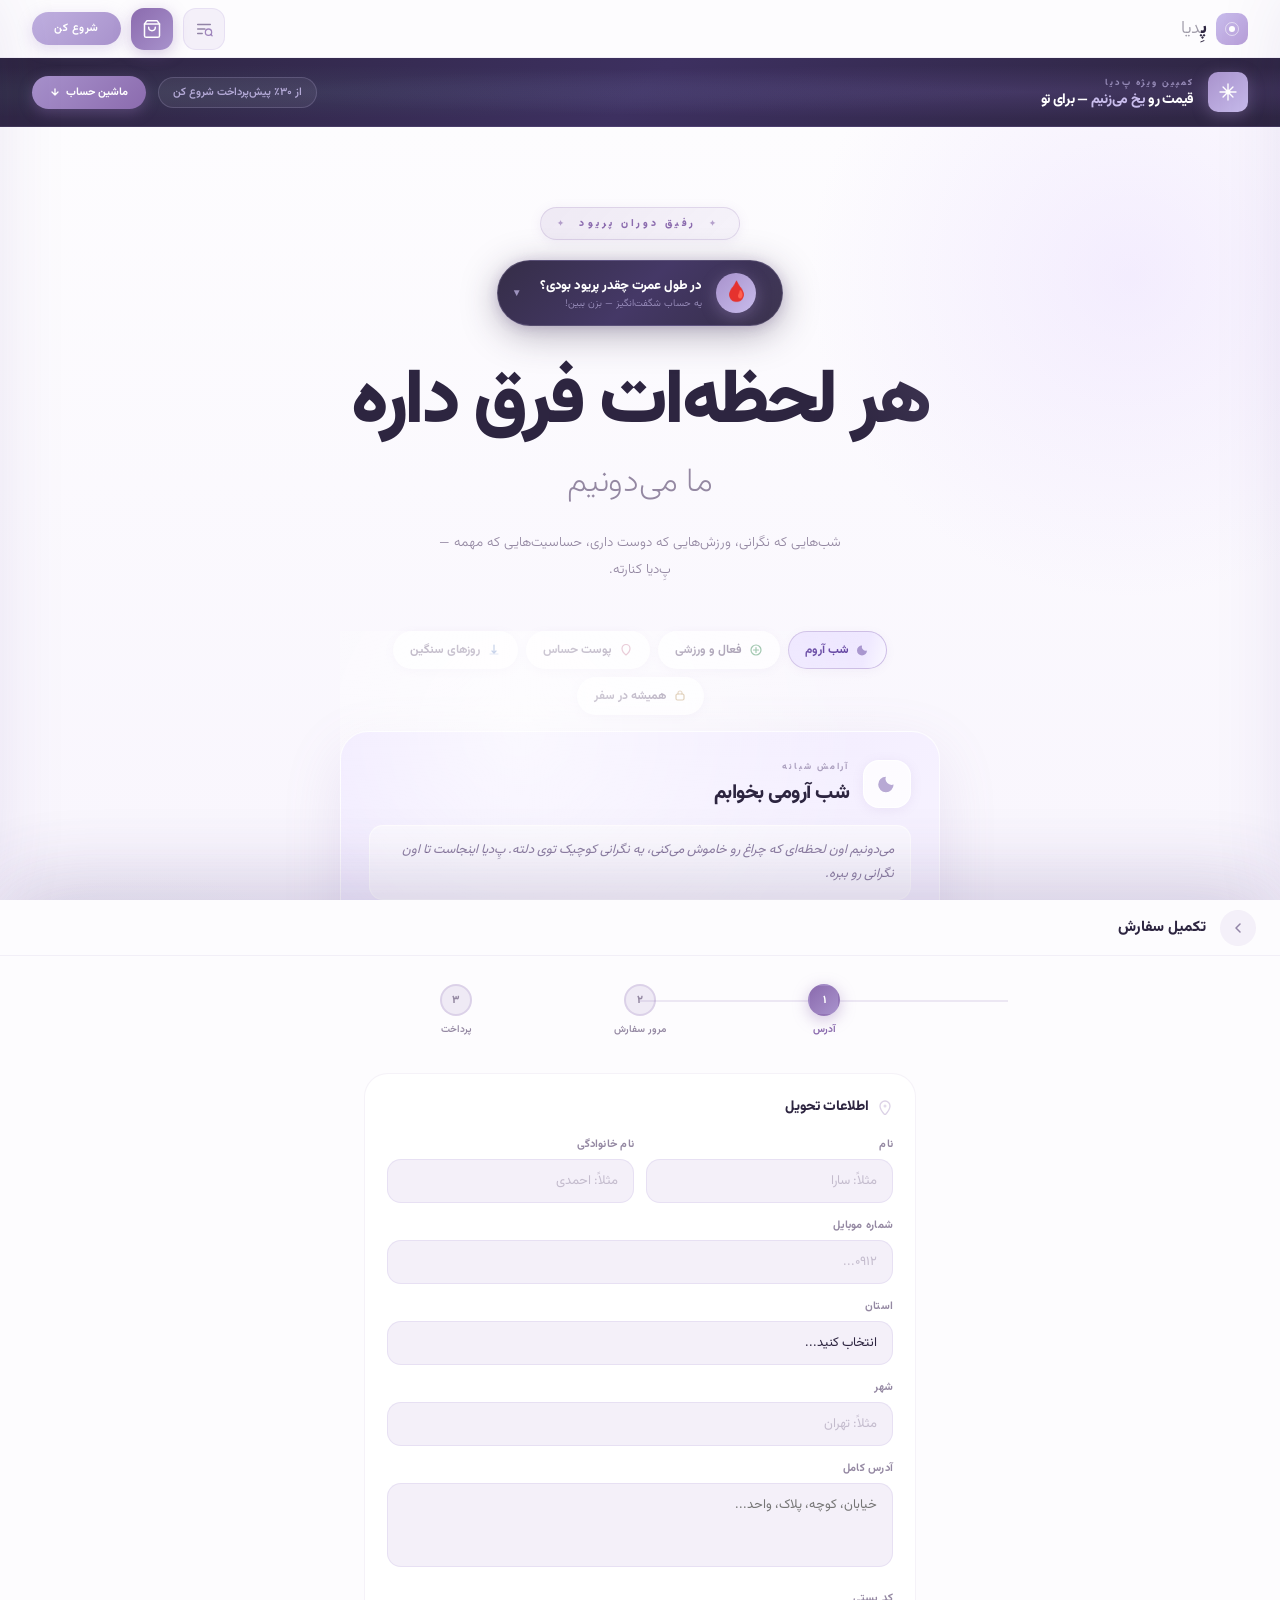
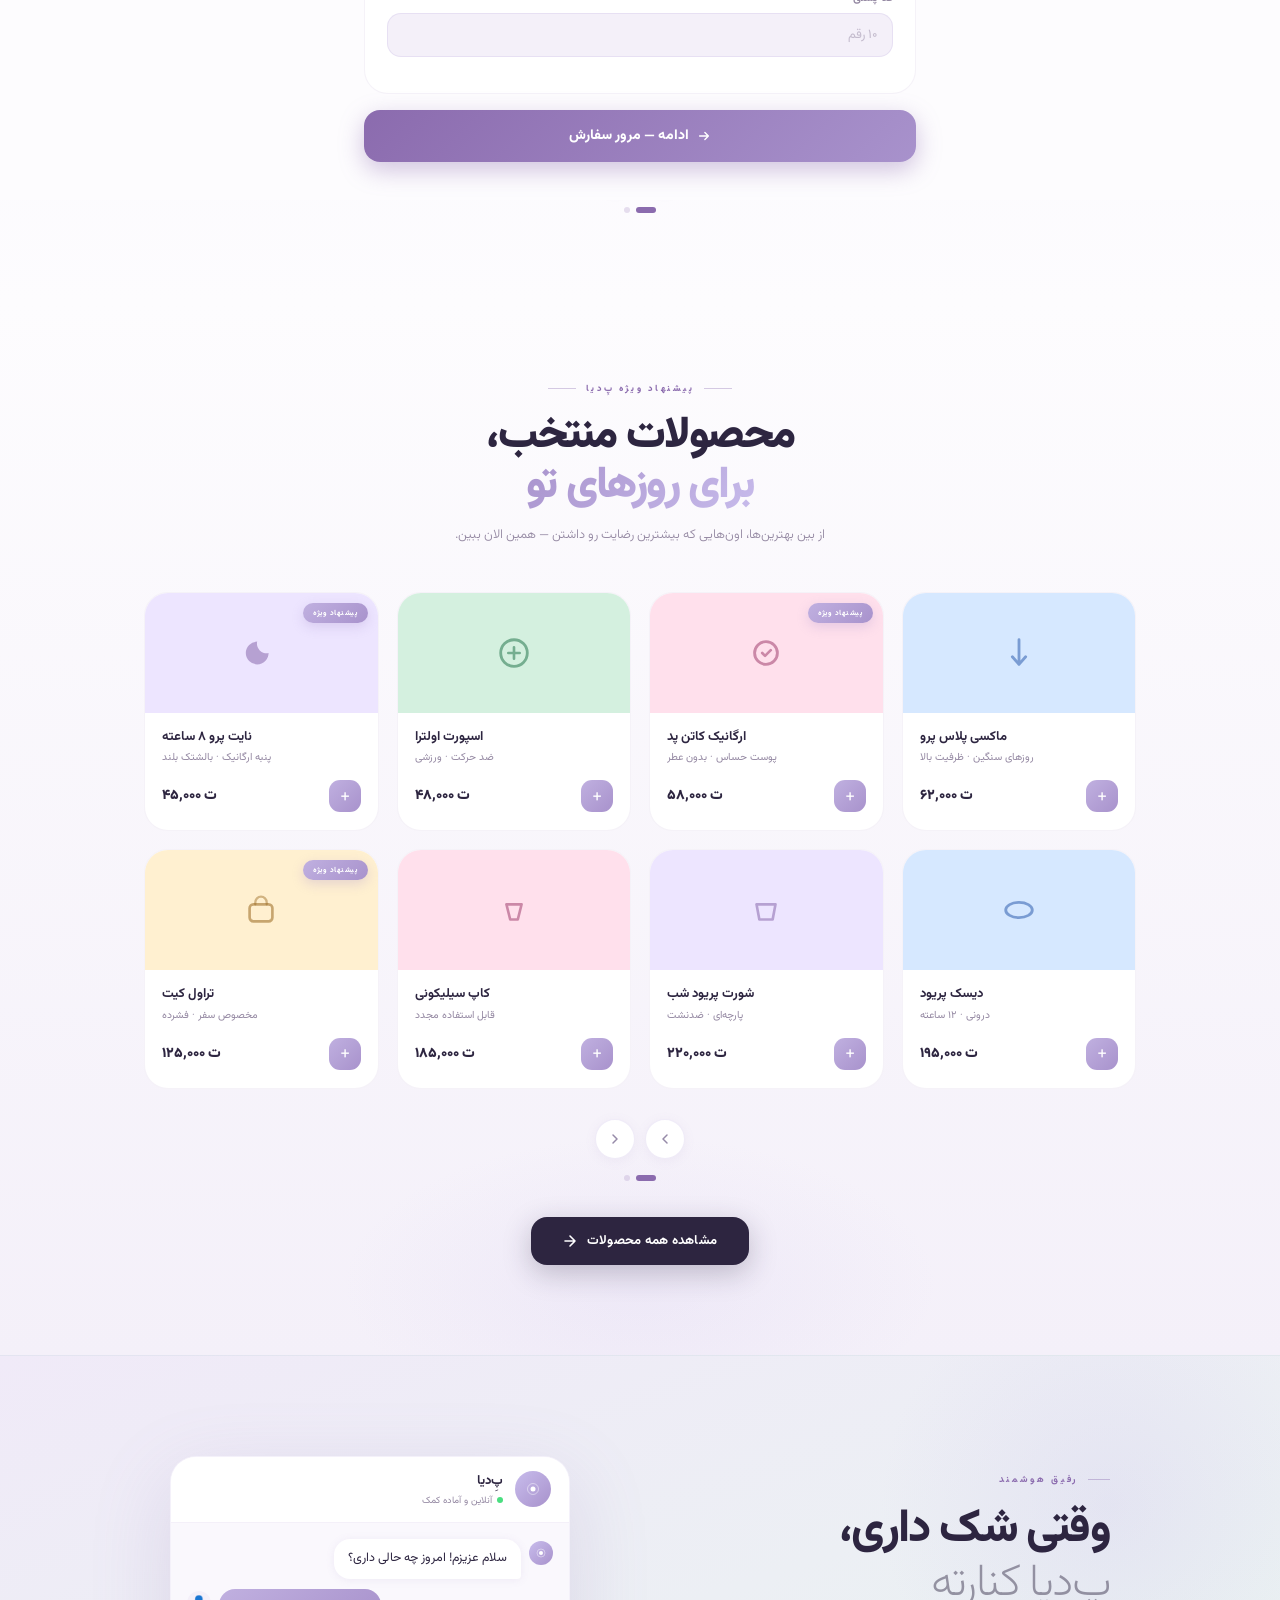
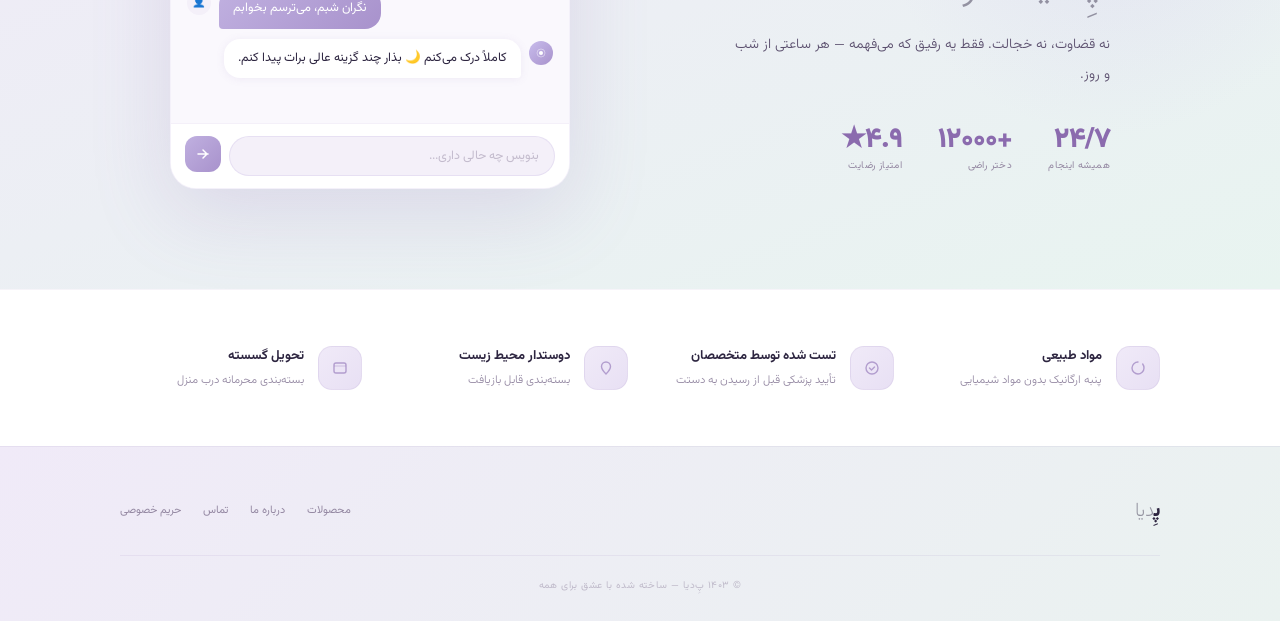
<file: Pedia1_v3.html>
<!DOCTYPE html>
<html lang="fa" dir="rtl">
<head>
<meta charset="UTF-8">
<meta name="viewport" content="width=device-width, initial-scale=1.0">
<title>پِ‌دیا — رفیق دوران</title>
<link rel="preconnect" href="https://fonts.googleapis.com">
<link href="https://fonts.googleapis.com/css2?family=Vazirmatn:wght@200;300;400;500;600;700;800;900&display=swap" rel="stylesheet">
<style>
:root {
  --ink: #2D2540;
  --soft: #5B4F6E;
  --cream: #FDFCFE;
  --mist: #F4F0F9;
  --lavender: #EDE7F6;
  --slate: #9488A2;
  --accent: #8B6BAE;
  --f: 'Vazirmatn', sans-serif;
}
*, *::before, *::after { margin:0; padding:0; box-sizing:border-box; }
html { scroll-behavior:smooth; }
body { background:#FDFCFE; color:var(--ink); font-family:var(--f); -webkit-font-smoothing:antialiased; overflow-x:hidden; }

/* ═══ NAV ═══ */
.nav {
  position:fixed; top:0; left:0; right:0; z-index:900;
  height:58px;
  background:rgba(253,252,254,.92);
  backdrop-filter:blur(20px) saturate(180%);
  border-bottom:1px solid rgba(180,160,210,.15);
  display:flex; align-items:center; justify-content:space-between;
  padding:0 32px;
}
.nav-brand { display:flex; align-items:center; gap:10px; text-decoration:none; }
.nav-logo { width:32px; height:32px; background:linear-gradient(135deg,#C8BCEC,#B89ED8); border-radius:10px; display:flex; align-items:center; justify-content:center; }
.nav-name { font-size:18px; font-weight:800; color:var(--ink); letter-spacing:-.03em; }
.nav-name em { font-style:normal; font-weight:300; opacity:.45; }
.nav-right { display:flex; align-items:center; gap:10px; }

/* ── Nav Icon Buttons ── */
.nav-icon-btn {
  position:relative;
  width:42px; height:42px;
  background:var(--mist);
  border:1.5px solid rgba(180,160,220,.2);
  border-radius:13px;
  display:flex; align-items:center; justify-content:center;
  cursor:pointer;
  transition:transform .2s, background .2s, box-shadow .2s;
  flex-shrink:0;
}
.nav-icon-btn:hover { background:var(--lavender); box-shadow:0 4px 16px rgba(139,107,174,.15); transform:translateY(-1px); }
.nav-icon-btn:active { transform:scale(.95); }
.nav-icon-btn svg { width:18px; height:18px; }

.cart-btn {
  position:relative;
  width:42px; height:42px;
  background:linear-gradient(135deg,#8B6BAE,#A892CC);
  border:none; border-radius:13px;
  display:flex; align-items:center; justify-content:center;
  cursor:pointer;
  box-shadow:0 4px 16px rgba(139,107,174,.35);
  transition:transform .2s, box-shadow .2s, opacity .2s;
  flex-shrink:0;
}
.cart-btn:hover { transform:translateY(-2px); box-shadow:0 8px 24px rgba(139,107,174,.45); }
.cart-btn:active { transform:scale(.95); }
.cart-btn svg { width:20px; height:20px; }
.cart-badge {
  position:absolute;
  top:-6px; left:-6px;
  min-width:20px; height:20px;
  background:linear-gradient(135deg,#FF6B9D,#FF4B7B);
  border-radius:10px;
  border:2px solid white;
  font-size:10px; font-weight:900;
  color:white;
  display:flex; align-items:center; justify-content:center;
  padding:0 4px;
  opacity:0; transform:scale(0);
  transition:all .3s cubic-bezier(.34,1.56,.64,1);
  pointer-events:none;
}
.cart-badge.show { opacity:1; transform:scale(1); }
.cart-btn.bump { animation:cartbump .35s cubic-bezier(.34,1.56,.64,1); }
@keyframes cartbump {
  0%{transform:scale(1);}
  50%{transform:scale(1.25) rotate(-5deg);}
  100%{transform:scale(1);}
}

.nav-pill { background:linear-gradient(135deg,#C0B0E0,#A892CC); color:white; font-size:11px; font-weight:700; letter-spacing:.05em; padding:8px 22px; border:none; border-radius:100px; cursor:pointer; font-family:var(--f); transition:opacity .2s,transform .2s; box-shadow:0 4px 16px rgba(168,146,204,.3); }
.nav-pill:hover { opacity:.85; transform:translateY(-1px); }

/* ═══ TRACKING PANEL ═══ */
.tracking-overlay {
  position:fixed; inset:0; z-index:940;
  background:rgba(60,40,100,.22);
  backdrop-filter:blur(12px);
  opacity:0; pointer-events:none;
  transition:opacity .35s;
}
.tracking-overlay.on { opacity:1; pointer-events:auto; }

.tracking-drawer {
  position:fixed;
  top:0; right:0; bottom:0;
  z-index:950;
  width:min(400px, 100vw);
  background:#FDFCFE;
  box-shadow:20px 0 80px rgba(80,50,140,.16);
  border-left:1px solid rgba(180,160,220,.15);
  transform:translateX(100%);
  transition:transform .5s cubic-bezier(.77,0,.18,1);
  display:flex; flex-direction:column;
  overflow:hidden;
}
.tracking-drawer.open { transform:translateX(0); }

.tracking-header {
  padding:22px 24px 18px;
  border-bottom:1px solid rgba(140,110,180,.1);
  display:flex; align-items:center; justify-content:space-between;
  flex-shrink:0;
  background:linear-gradient(180deg,#FDFCFE,#FAF8FD);
}
.tracking-title-wrap { display:flex; align-items:center; gap:10px; }
.tracking-title { font-size:17px; font-weight:800; color:var(--ink); letter-spacing:-.03em; }
.tracking-close {
  width:34px; height:34px;
  background:var(--mist);
  border:1px solid rgba(140,110,180,.12);
  border-radius:50%;
  display:flex; align-items:center; justify-content:center;
  cursor:pointer; transition:background .2s; border:none;
}
.tracking-close:hover { background:var(--lavender); }

.tracking-body { flex:1; overflow-y:auto; padding:20px 24px; display:flex; flex-direction:column; gap:16px; }

/* Search box */
.tracking-search-box {
  background:white;
  border:1.5px solid rgba(140,110,180,.12);
  border-radius:20px;
  padding:18px;
  display:flex; flex-direction:column; gap:12px;
}
.tracking-search-label { font-size:12px; font-weight:700; color:var(--ink); display:flex; align-items:center; gap:8px; }
.tracking-search-label svg { width:15px; height:15px; opacity:.5; }
.tracking-search-row { display:flex; gap:8px; }
.tracking-inp {
  flex:1;
  background:var(--mist);
  border:1.5px solid rgba(180,160,220,.2);
  border-radius:12px;
  padding:10px 14px;
  font-size:13px; font-weight:400; color:var(--ink); font-family:var(--f);
  outline:none; direction:ltr; text-align:center; letter-spacing:.08em;
  transition:border-color .2s, background .2s;
}
.tracking-inp:focus { border-color:var(--accent); background:white; }
.tracking-inp::placeholder { color:var(--slate); opacity:.5; letter-spacing:0; direction:rtl; text-align:right; font-size:11px; }
.tracking-search-btn {
  background:linear-gradient(135deg,#8B6BAE,#A892CC);
  border:none; border-radius:12px;
  padding:10px 18px;
  font-size:12px; font-weight:700; font-family:var(--f);
  color:white; cursor:pointer; white-space:nowrap;
  transition:opacity .2s, transform .2s;
}
.tracking-search-btn:hover { opacity:.85; transform:translateY(-1px); }

/* Result */
.tracking-result { display:none; flex-direction:column; gap:14px; animation:fadeSlide .3s ease; }
.tracking-result.show { display:flex; }

.tr-order-card {
  background:white;
  border:1.5px solid rgba(140,110,180,.1);
  border-radius:20px;
  padding:18px;
}
.tr-order-head { display:flex; align-items:center; justify-content:space-between; margin-bottom:14px; }
.tr-order-num { font-size:11px; font-weight:800; color:var(--accent); letter-spacing:.08em; }
.tr-status-pill {
  font-size:10px; font-weight:700; padding:4px 12px; border-radius:100px;
}
.tr-status-pill.shipped { background:rgba(78,205,128,.12); color:#1a8a4a; border:1px solid rgba(78,205,128,.25); }
.tr-status-pill.processing { background:rgba(255,180,50,.1); color:#a06010; border:1px solid rgba(255,180,50,.25); }
.tr-status-pill.delivered { background:rgba(139,107,174,.1); color:var(--accent); border:1px solid rgba(139,107,174,.25); }

.tr-info-row { display:flex; flex-direction:column; gap:8px; padding-bottom:14px; border-bottom:1px solid rgba(140,110,180,.08); }
.tr-info-item { display:flex; align-items:center; justify-content:space-between; }
.tr-info-label { font-size:11px; color:var(--slate); font-weight:300; }
.tr-info-val { font-size:12px; font-weight:700; color:var(--ink); direction:ltr; }
.tr-info-val.postal { background:var(--mist); padding:4px 10px; border-radius:8px; font-size:11px; letter-spacing:.04em; color:var(--accent); }

/* Timeline */
.tr-timeline { display:flex; flex-direction:column; gap:0; }
.tr-step { display:flex; gap:12px; position:relative; }
.tr-step:not(:last-child) .tr-step-line {
  position:absolute;
  right:15px; top:28px; bottom:0;
  width:2px;
  background:rgba(140,110,180,.1);
}
.tr-step-dot {
  width:30px; height:30px; flex-shrink:0;
  border-radius:50%;
  display:flex; align-items:center; justify-content:center;
  position:relative; z-index:1;
  margin-top:2px;
}
.tr-step-dot.done { background:linear-gradient(135deg,#4ade80,#22c55e); box-shadow:0 4px 12px rgba(34,197,94,.25); }
.tr-step-dot.active { background:linear-gradient(135deg,#8B6BAE,#A892CC); box-shadow:0 4px 12px rgba(139,107,174,.3); animation:pulsedot 2s ease-in-out infinite; }
.tr-step-dot.pending { background:rgba(140,110,180,.08); border:2px solid rgba(140,110,180,.15); }
.tr-step-dot svg { width:13px; height:13px; }
@keyframes pulsedot { 0%,100%{box-shadow:0 4px 12px rgba(139,107,174,.3);} 50%{box-shadow:0 4px 20px rgba(139,107,174,.5);} }
.tr-step-content { padding:4px 0 18px; flex:1; }
.tr-step-title { font-size:12.5px; font-weight:700; color:var(--ink); margin-bottom:2px; }
.tr-step-title.pending-text { color:var(--slate); font-weight:400; }
.tr-step-date { font-size:10.5px; color:var(--slate); font-weight:300; }

.tr-postal-track {
  background:linear-gradient(135deg,#F0EAF8,#EDE7F6);
  border:1.5px solid rgba(139,107,174,.15);
  border-radius:16px; padding:14px 16px;
  display:flex; align-items:center; gap:12px;
}
.tr-postal-icon { width:38px; height:38px; background:white; border-radius:12px; display:flex; align-items:center; justify-content:center; flex-shrink:0; box-shadow:0 2px 8px rgba(139,107,174,.15); }
.tr-postal-icon svg { width:18px; height:18px; }
.tr-postal-label { font-size:10px; font-weight:700; color:var(--slate); margin-bottom:2px; }
.tr-postal-num { font-size:14px; font-weight:900; color:var(--accent); letter-spacing:.04em; direction:ltr; }
.tr-postal-copy {
  margin-right:auto; flex-shrink:0;
  width:32px; height:32px; background:white; border:1px solid rgba(139,107,174,.2); border-radius:10px;
  display:flex; align-items:center; justify-content:center; cursor:pointer; transition:all .2s;
}
.tr-postal-copy:hover { background:var(--lavender); }
.tr-postal-copy svg { width:14px; height:14px; }

.tr-not-found {
  text-align:center; padding:32px 16px;
  display:none; flex-direction:column; align-items:center; gap:12px;
}
.tr-not-found.show { display:flex; }
.tr-nf-icon { width:56px; height:56px; background:rgba(220,60,60,.06); border-radius:50%; display:flex; align-items:center; justify-content:center; }
.tr-nf-icon svg { width:24px; height:24px; }
.tr-nf-title { font-size:14px; font-weight:700; color:var(--ink); }
.tr-nf-sub { font-size:12px; color:var(--slate); font-weight:300; line-height:1.8; }

.tr-hint {
  text-align:center; padding:32px 16px;
  display:flex; flex-direction:column; align-items:center; gap:12px;
}
.tr-hint-icon { width:60px; height:60px; background:linear-gradient(135deg,#F0EAF8,#E8E0F4); border-radius:50%; display:flex; align-items:center; justify-content:center; opacity:.6; }
.tr-hint-icon svg { width:26px; height:26px; }
.tr-hint-text { font-size:13px; font-weight:700; color:var(--ink); }
.tr-hint-sub { font-size:11px; color:var(--slate); line-height:1.9; font-weight:300; }

/* ═══ CART DRAWER ═══ */
.cart-overlay {
  position:fixed; inset:0; z-index:950;
  background:rgba(60,40,100,.22);
  backdrop-filter:blur(12px);
  opacity:0; pointer-events:none;
  transition:opacity .35s;
}
.cart-overlay.on { opacity:1; pointer-events:auto; }

.cart-drawer {
  position:fixed;
  top:0; left:0; bottom:0;
  z-index:960;
  width:min(420px, 100vw);
  background:#FDFCFE;
  box-shadow:-20px 0 80px rgba(80,50,140,.16);
  border-right:1px solid rgba(180,160,220,.15);
  transform:translateX(-100%);
  transition:transform .5s cubic-bezier(.77,0,.18,1);
  display:flex; flex-direction:column;
  overflow:hidden;
}
.cart-drawer.open { transform:translateX(0); }

.cart-header {
  padding:22px 24px 18px;
  border-bottom:1px solid rgba(140,110,180,.1);
  display:flex; align-items:center; justify-content:space-between;
  flex-shrink:0;
  background:linear-gradient(180deg,#FDFCFE,#FAF8FD);
}
.cart-title-wrap { display:flex; align-items:center; gap:10px; }
.cart-title { font-size:18px; font-weight:800; color:var(--ink); letter-spacing:-.03em; }
.cart-count-pill {
  background:linear-gradient(135deg,#8B6BAE,#A892CC);
  color:white; font-size:10px; font-weight:800;
  padding:3px 10px; border-radius:100px;
}
.cart-close {
  width:34px; height:34px;
  background:var(--mist);
  border:1px solid rgba(140,110,180,.12);
  border-radius:50%;
  display:flex; align-items:center; justify-content:center;
  cursor:pointer; transition:background .2s; border:none;
}
.cart-close:hover { background:var(--lavender); }

.cart-body { flex:1; overflow-y:auto; padding:16px 24px; display:flex; flex-direction:column; gap:12px; }
.cart-empty {
  flex:1; display:flex; flex-direction:column; align-items:center; justify-content:center;
  gap:14px; padding:60px 20px;
  text-align:center;
}
.cart-empty-icon {
  width:72px; height:72px;
  background:linear-gradient(135deg,#F0EAF8,#E8E0F4);
  border-radius:50%;
  display:flex; align-items:center; justify-content:center;
  opacity:.5;
}
.cart-empty-icon svg { width:32px; height:32px; }
.cart-empty-text { font-size:15px; font-weight:700; color:var(--ink); }
.cart-empty-sub { font-size:12px; font-weight:300; color:var(--slate); line-height:1.8; }

/* Cart Item */
.cart-item {
  background:white;
  border:1.5px solid rgba(140,110,180,.09);
  border-radius:20px;
  padding:14px;
  display:flex; gap:12px; align-items:center;
  transition:all .25s;
  animation:itemIn .3s cubic-bezier(.34,1.56,.64,1);
}
@keyframes itemIn {
  from{opacity:0;transform:translateX(-16px) scale(.97);}
  to{opacity:1;transform:translateX(0) scale(1);}
}
.cart-item.removing {
  opacity:0; transform:translateX(-20px) scale(.95);
  max-height:0; padding:0; margin:0; border-width:0;
}
.ci-thumb {
  width:52px; height:52px; flex-shrink:0;
  border-radius:14px;
  display:flex; align-items:center; justify-content:center;
}
.ci-thumb svg { width:26px; height:26px; }
.ci-info { flex:1; min-width:0; }
.ci-name { font-size:12.5px; font-weight:700; color:var(--ink); margin-bottom:2px; white-space:nowrap; overflow:hidden; text-overflow:ellipsis; }
.ci-brand { font-size:10.5px; color:var(--slate); margin-bottom:8px; }
.ci-controls { display:flex; align-items:center; gap:8px; }
.ci-qty-btn {
  width:26px; height:26px;
  border:1.5px solid rgba(139,107,174,.25);
  border-radius:8px; background:white;
  font-size:14px; font-weight:700; color:var(--accent);
  display:flex; align-items:center; justify-content:center;
  cursor:pointer; font-family:var(--f);
  transition:all .18s;
}
.ci-qty-btn:hover { background:var(--lavender); border-color:var(--accent); }
.ci-qty { font-size:13px; font-weight:700; color:var(--ink); min-width:20px; text-align:center; }
.ci-price { font-size:13px; font-weight:900; color:var(--ink); margin-right:auto; flex-shrink:0; }
.ci-remove {
  width:28px; height:28px;
  background:rgba(255,80,80,.06);
  border:1px solid rgba(255,80,80,.15);
  border-radius:9px;
  display:flex; align-items:center; justify-content:center;
  cursor:pointer; transition:all .18s;
}
.ci-remove:hover { background:rgba(255,80,80,.12); border-color:rgba(255,80,80,.3); }
.ci-remove svg { width:11px; height:11px; }

/* Cart Footer */
.cart-footer {
  border-top:1px solid rgba(140,110,180,.1);
  padding:20px 24px 28px;
  flex-shrink:0;
  background:linear-gradient(0deg,#FAF8FD,#FDFCFE);
}
.cart-summary { display:flex; flex-direction:column; gap:8px; margin-bottom:18px; }
.cs-row { display:flex; justify-content:space-between; align-items:center; }
.cs-label { font-size:12px; font-weight:300; color:var(--slate); }
.cs-val { font-size:12.5px; font-weight:600; color:var(--ink); }
.cs-divider { height:1px; background:rgba(140,110,180,.08); margin:4px 0; }
.cs-total-label { font-size:14px; font-weight:700; color:var(--ink); }
.cs-total-val { font-size:18px; font-weight:900; color:var(--accent); }
.cart-checkout-btn {
  width:100%;
  background:linear-gradient(135deg,#8B6BAE,#A892CC);
  border:none; border-radius:16px;
  padding:15px 20px;
  font-size:14px; font-weight:800; font-family:var(--f);
  color:white; cursor:pointer;
  display:flex; align-items:center; justify-content:center; gap:8px;
  box-shadow:0 8px 24px rgba(139,107,174,.4);
  transition:opacity .2s, transform .2s;
  letter-spacing:-.01em;
}
.cart-checkout-btn:hover { opacity:.88; transform:translateY(-2px); }
.cart-checkout-btn svg { width:14px; height:14px; }
.cart-continue {
  width:100%; margin-top:10px;
  background:transparent; border:1.5px solid rgba(139,107,174,.2);
  border-radius:14px; padding:11px;
  font-size:12px; font-weight:600; font-family:var(--f);
  color:var(--accent); cursor:pointer;
  transition:all .2s;
}
.cart-continue:hover { background:var(--mist); }

/* ═══ CHECKOUT PAGE ═══ */
.checkout-overlay {
  position:fixed; inset:0; z-index:970;
  background:#FDFCFE;
  transform:translateY(100%);
  transition:transform .5s cubic-bezier(.77,0,.18,1);
  overflow-y:auto;
}
.checkout-overlay.open { transform:translateY(0); }

.co-nav {
  position:sticky; top:0; z-index:10;
  background:rgba(253,252,254,.95);
  backdrop-filter:blur(20px);
  border-bottom:1px solid rgba(180,160,210,.15);
  padding:0 24px;
  height:56px;
  display:flex; align-items:center; gap:14px;
}
.co-back {
  width:36px; height:36px;
  background:var(--mist); border:1px solid rgba(140,110,180,.12);
  border-radius:50%; display:flex; align-items:center; justify-content:center;
  cursor:pointer; transition:background .2s; flex-shrink:0; border:none;
}
.co-back:hover { background:var(--lavender); }
.co-back svg { width:14px; height:14px; }
.co-nav-title { font-size:15px; font-weight:800; color:var(--ink); }

.co-inner { max-width:600px; margin:0 auto; padding:28px 24px 80px; }

/* Steps */
.co-steps { display:flex; align-items:center; justify-content:center; gap:0; margin-bottom:36px; }
.co-step { display:flex; flex-direction:column; align-items:center; gap:6px; flex:1; position:relative; }
.co-step::after {
  content:'';
  position:absolute; top:16px; left:50%;
  width:100%; height:2px;
  background:rgba(140,110,180,.15);
  z-index:0;
}
.co-step:last-child::after { display:none; }
.co-step-circle {
  width:32px; height:32px; border-radius:50%;
  background:rgba(140,110,180,.12);
  border:2px solid rgba(140,110,180,.2);
  display:flex; align-items:center; justify-content:center;
  font-size:11px; font-weight:800; color:var(--slate);
  position:relative; z-index:1;
  transition:all .3s;
}
.co-step.active .co-step-circle {
  background:linear-gradient(135deg,#8B6BAE,#A892CC);
  border-color:transparent; color:white;
  box-shadow:0 4px 16px rgba(139,107,174,.4);
}
.co-step.done .co-step-circle {
  background:linear-gradient(135deg,#4ade80,#22c55e);
  border-color:transparent; color:white;
}
.co-step-label { font-size:10px; font-weight:600; color:var(--slate); }
.co-step.active .co-step-label { color:var(--accent); font-weight:700; }

/* Step Panels */
.co-panel { display:none; }
.co-panel.active { display:block; animation:fadeSlide .3s ease; }
@keyframes fadeSlide { from{opacity:0;transform:translateY(8px);} to{opacity:1;transform:translateY(0);} }

.co-section {
  background:white;
  border:1.5px solid rgba(140,110,180,.09);
  border-radius:24px;
  padding:22px;
  margin-bottom:16px;
}
.co-section-title { font-size:14px; font-weight:800; color:var(--ink); margin-bottom:18px; display:flex; align-items:center; gap:8px; }
.co-section-title svg { width:16px; height:16px; opacity:.5; }

.co-field { margin-bottom:14px; }
.co-field label { display:block; font-size:11px; font-weight:700; color:var(--slate); margin-bottom:6px; letter-spacing:.02em; }
.co-field input, .co-field select, .co-field textarea {
  width:100%;
  background:var(--mist);
  border:1.5px solid rgba(180,160,220,.2);
  border-radius:14px;
  padding:11px 15px;
  font-size:13px; font-weight:400; color:var(--ink); font-family:var(--f);
  outline:none; direction:rtl;
  transition:border-color .2s, background .2s;
  appearance:none;
}
.co-field input:focus, .co-field select:focus, .co-field textarea:focus {
  border-color:var(--accent); background:white;
}
.co-field input::placeholder { color:var(--slate); opacity:.5; }
.co-grid-2 { display:grid; grid-template-columns:1fr 1fr; gap:12px; }

/* Order Review */
.co-review-items { display:flex; flex-direction:column; gap:10px; margin-bottom:4px; }
.cri { display:flex; align-items:center; gap:12px; padding:12px; background:var(--mist); border-radius:16px; }
.cri-thumb { width:44px; height:44px; border-radius:12px; display:flex; align-items:center; justify-content:center; flex-shrink:0; }
.cri-thumb svg { width:22px; height:22px; }
.cri-name { font-size:12px; font-weight:700; color:var(--ink); }
.cri-sub { font-size:10.5px; color:var(--slate); }
.cri-price { font-size:13px; font-weight:900; color:var(--ink); margin-right:auto; flex-shrink:0; }

/* Payment methods */
.pay-methods { display:flex; flex-direction:column; gap:10px; }
.pay-method {
  display:flex; align-items:center; gap:14px;
  padding:14px 16px;
  border:2px solid rgba(140,110,180,.15);
  border-radius:16px; cursor:pointer;
  transition:all .2s; background:white;
}
.pay-method:hover { border-color:rgba(139,107,174,.3); background:var(--mist); }
.pay-method.selected { border-color:var(--accent); background:linear-gradient(135deg,#F0EAF8,#EDE7F6); }
.pay-method-icon {
  width:40px; height:40px; border-radius:12px;
  background:linear-gradient(135deg,#F0EAF8,#E8E0F4);
  display:flex; align-items:center; justify-content:center;
  flex-shrink:0;
}
.pay-method-icon svg { width:20px; height:20px; }
.pay-method-name { font-size:13px; font-weight:700; color:var(--ink); }
.pay-method-sub { font-size:11px; color:var(--slate); font-weight:300; }
.pay-radio {
  width:20px; height:20px; border-radius:50%;
  border:2px solid rgba(140,110,180,.3);
  margin-right:auto; flex-shrink:0;
  display:flex; align-items:center; justify-content:center;
  transition:all .2s;
}
.pay-method.selected .pay-radio {
  border-color:var(--accent);
  background:var(--accent);
}
.pay-method.selected .pay-radio::after {
  content:'';
  width:8px; height:8px; border-radius:50%; background:white;
}

/* Price Summary in checkout */
.co-price-summary {
  background:linear-gradient(135deg,#F0EAF8,#EDE7F6);
  border:1.5px solid rgba(139,107,174,.15);
  border-radius:20px; padding:18px; margin-bottom:20px;
}
.cps-row { display:flex; justify-content:space-between; padding:5px 0; }
.cps-label { font-size:12px; color:var(--slate); }
.cps-val { font-size:12.5px; font-weight:600; color:var(--ink); }
.cps-divider { height:1px; background:rgba(139,107,174,.15); margin:8px 0; }
.cps-total-label { font-size:15px; font-weight:800; color:var(--ink); }
.cps-total-val { font-size:20px; font-weight:900; color:var(--accent); }

/* Action buttons */
.co-btn {
  width:100%;
  background:linear-gradient(135deg,#8B6BAE,#A892CC);
  border:none; border-radius:16px;
  padding:15px 20px;
  font-size:14px; font-weight:800; font-family:var(--f);
  color:white; cursor:pointer;
  display:flex; align-items:center; justify-content:center; gap:8px;
  box-shadow:0 8px 24px rgba(139,107,174,.4);
  transition:opacity .2s, transform .2s;
}
.co-btn:hover { opacity:.88; transform:translateY(-2px); }
.co-btn svg { width:14px; height:14px; }

/* Success screen */
.co-success {
  text-align:center; padding:48px 20px;
}
.co-success-icon {
  width:88px; height:88px; margin:0 auto 24px;
  background:linear-gradient(135deg,#4ade80,#22c55e);
  border-radius:50%;
  display:flex; align-items:center; justify-content:center;
  box-shadow:0 12px 40px rgba(34,197,94,.3);
  animation:successPop .5s cubic-bezier(.34,1.56,.64,1);
}
@keyframes successPop {
  from{transform:scale(0) rotate(-20deg);opacity:0;}
  to{transform:scale(1) rotate(0deg);opacity:1;}
}
.co-success-icon svg { width:40px; height:40px; }
.co-success-title { font-size:24px; font-weight:900; color:var(--ink); margin-bottom:8px; }
.co-success-sub { font-size:13px; font-weight:300; color:var(--slate); line-height:1.9; max-width:300px; margin:0 auto 32px; }
.co-order-code {
  display:inline-flex; align-items:center; gap:8px;
  background:var(--mist); border:1.5px solid rgba(139,107,174,.2);
  border-radius:14px; padding:12px 20px; margin-bottom:32px;
  font-size:13px; font-weight:700; color:var(--accent);
  letter-spacing:.05em;
}
.co-success-btn {
  background:linear-gradient(135deg,#8B6BAE,#A892CC);
  border:none; border-radius:14px; padding:13px 32px;
  font-size:13px; font-weight:800; font-family:var(--f);
  color:white; cursor:pointer;
  box-shadow:0 6px 20px rgba(139,107,174,.35);
}
.co-track-hint {
  margin-top:16px; font-size:11px; color:var(--slate); line-height:1.9;
}
.co-track-hint strong { color:var(--accent); cursor:pointer; }

/* ═══ HERO ═══ */
.hero {
  margin-top:0;
  min-height:calc(100vh - 58px);
  display:flex; flex-direction:column;
  align-items:center; justify-content:center;
  padding:80px 24px 60px;
  position:relative; overflow:hidden;
  background:linear-gradient(180deg,#FDFCFE 0%,#F7F3FD 100%);
}
.hero::before { content:''; position:absolute; width:700px; height:700px; background:radial-gradient(circle,rgba(220,200,255,.28) 0%,transparent 65%); top:-200px; right:-200px; pointer-events:none; animation:blobdrift 18s ease-in-out infinite alternate; }
.hero::after { content:''; position:absolute; width:500px; height:500px; background:radial-gradient(circle,rgba(200,240,220,.2) 0%,transparent 65%); bottom:-150px; left:-100px; pointer-events:none; animation:blobdrift2 14s ease-in-out infinite alternate; }
@keyframes blobdrift { 0%{transform:translate(0,0) scale(1);} 100%{transform:translate(-60px,40px) scale(1.15);} }
@keyframes blobdrift2 { 0%{transform:translate(0,0) scale(1);} 100%{transform:translate(40px,-30px) scale(1.1);} }

.hero-tag {
  font-size:10px; font-weight:900; letter-spacing:.32em; text-transform:uppercase; color:var(--accent);
  margin-bottom:20px; display:inline-flex; align-items:center; gap:12px;
  background:linear-gradient(135deg,rgba(139,107,174,.12),rgba(168,146,204,.08));
  padding:8px 20px 8px 16px;
  border-radius:100px;
  border:1.5px solid rgba(139,107,174,.2);
  box-shadow:0 2px 12px rgba(139,107,174,.1);
}
.hero-tag::before { content:'✦'; font-size:8px; opacity:.6; }
.hero-tag::after { content:'✦'; font-size:8px; opacity:.6; }

.hero-h1 { font-size:clamp(38px,6vw,76px); font-weight:900; color:var(--ink); line-height:1.1; letter-spacing:-.045em; text-align:center; margin-bottom:10px; }
.hero-h2 { font-size:clamp(18px,2.8vw,34px); font-weight:200; color:var(--slate); letter-spacing:-.01em; text-align:center; margin-bottom:20px; }
.hero-desc { font-size:13.5px; font-weight:300; color:var(--slate); line-height:2; text-align:center; max-width:420px; margin-bottom:48px; }

/* ── MOOD SELECTOR ── */
.mood-wrap { width:100%; max-width:600px; position:relative; z-index:1; display:flex; flex-direction:column; gap:0; }
.mood-tabs { display:flex; gap:8px; margin-bottom:16px; flex-wrap:wrap; justify-content:center; }
/* mood-tab styles moved above with animations */
.mood-panel { border-radius:28px; overflow:hidden; border:1.5px solid rgba(255,255,255,.85); box-shadow:0 20px 60px rgba(140,110,180,.14); }
.mood-panel[data-mood="night"]     { background:linear-gradient(145deg,#EDE5FF 0%,#F5F0FF 50%,#FAF7FF 100%); }
.mood-panel[data-mood="sport"]     { background:linear-gradient(145deg,#D4F0DF 0%,#E8F8EE 50%,#F4FCF7 100%); }
.mood-panel[data-mood="sensitive"] { background:linear-gradient(145deg,#FFE0EC 0%,#FFEEF5 50%,#FFF5FA 100%); }
.mood-panel[data-mood="heavy"]     { background:linear-gradient(145deg,#D6E8FF 0%,#E8F2FF 50%,#F4F8FF 100%); }
.mood-panel[data-mood="travel"]    { background:linear-gradient(145deg,#FFF0D0 0%,#FFF8E8 50%,#FFFDF5 100%); }
.mood-panel::before { content:''; position:absolute; inset:0; background:radial-gradient(ellipse at 30% 20%,rgba(255,255,255,.7) 0%,transparent 60%); pointer-events:none; }
.mood-panel-inner { padding:28px; display:flex; flex-direction:column; gap:16px; position:relative; z-index:1; animation:fadeSlide .3s ease; }
.mp-head { display:flex; align-items:center; gap:14px; }
.mp-icon { width:48px; height:48px; flex-shrink:0; background:rgba(255,255,255,.75); border-radius:16px; display:flex; align-items:center; justify-content:center; border:1px solid rgba(255,255,255,.9); box-shadow:0 2px 12px rgba(140,110,180,.1); }
.mp-icon svg { width:22px; height:22px; }
.mp-eyebrow { font-size:9px; font-weight:800; letter-spacing:.22em; text-transform:uppercase; color:rgba(80,60,110,.45); margin-bottom:3px; }
.mp-title { font-size:20px; font-weight:800; color:var(--ink); letter-spacing:-.025em; }
.mp-quote { font-size:13px; font-weight:400; font-style:italic; color:rgba(80,60,110,.65); line-height:1.9; padding:12px 16px; background:rgba(255,255,255,.55); border-radius:14px; border:1px solid rgba(255,255,255,.8); }
.mp-features { display:flex; flex-direction:column; gap:8px; }
.mp-feature { display:flex; align-items:flex-start; gap:12px; padding:11px 14px; border-radius:16px; background:rgba(255,255,255,.65); border:1px solid rgba(255,255,255,.9); backdrop-filter:blur(8px); box-shadow:0 2px 8px rgba(140,110,180,.06); }
.mp-feature-icon { flex-shrink:0; width:30px; height:30px; display:flex; align-items:center; justify-content:center; }
.mp-feature-icon svg { width:22px; height:22px; }
.mp-feature-title { font-size:12px; font-weight:700; color:var(--ink); margin-bottom:2px; }
.mp-feature-desc { font-size:11px; font-weight:300; color:rgba(80,60,110,.6); line-height:1.65; }
.mp-cta { display:flex; align-items:center; justify-content:center; gap:8px; background:linear-gradient(135deg,#C0B0E0,#A892CC); color:white; font-family:var(--f); font-size:12px; font-weight:700; letter-spacing:.04em; padding:13px 22px; border:none; border-radius:14px; cursor:pointer; transition:opacity .2s,transform .2s; box-shadow:0 6px 20px rgba(168,146,204,.28); }
.mp-cta:hover { opacity:.85; transform:translateY(-1px); }
.mp-cta svg { width:12px; height:12px; }

/* ── ANIMATED MOOD TABS ── */
@keyframes tabGlow {
  0%,100% { box-shadow: 0 4px 18px rgba(140,110,180,.18), 0 0 0 0 rgba(139,107,174,.0); }
  50%      { box-shadow: 0 4px 24px rgba(140,110,180,.35), 0 0 12px 4px rgba(200,180,255,.25); }
}
@keyframes tabShimmer {
  0%   { background-position: 200% center; }
  100% { background-position: -200% center; }
}
@keyframes tabPulse {
  0%,100% { transform: scale(1); }
  50%      { transform: scale(1.04); }
}
@keyframes tabSparkle {
  0%  { opacity:0; transform:scale(0) rotate(0deg); }
  40% { opacity:1; transform:scale(1.2) rotate(180deg); }
  100%{ opacity:0; transform:scale(0) rotate(360deg); }
}
.mood-tab {
  display:flex; align-items:center; gap:7px;
  padding:9px 16px; border-radius:100px;
  border:1.5px solid transparent;
  background:rgba(255,255,255,.7);
  cursor:pointer; font-family:var(--f);
  font-size:12px; font-weight:700; color:var(--slate);
  transition:all .25s; backdrop-filter:blur(8px);
  box-shadow:0 2px 10px rgba(140,110,180,.07);
  white-space:nowrap; user-select:none;
  position:relative; overflow:hidden;
}
.mood-tab::after {
  content:'✦';
  position:absolute; top:-8px; right:-8px;
  font-size:10px; color:#C8BCEC;
  opacity:0; pointer-events:none;
}
.mood-tab.active::after {
  animation: tabSparkle 1.8s ease-in-out infinite;
}
.mood-tab svg { width:14px; height:14px; flex-shrink:0; }
.mood-tab:hover { color:var(--ink); background:rgba(255,255,255,.9); box-shadow:0 4px 16px rgba(140,110,180,.13); }
.mood-tab.active[data-mood="night"]     {
  background:linear-gradient(135deg,#EDE5FF,#F0EAFF);
  border-color:rgba(140,110,180,.35); color:#6040A0;
  animation: tabGlow 2.2s ease-in-out infinite, tabPulse 3s ease-in-out infinite;
}
.mood-tab.active[data-mood="sport"]     {
  background:linear-gradient(135deg,#D4F0DF,#E2F7EB);
  border-color:rgba(60,140,90,.3); color:#287850;
  animation: tabGlow 2.2s ease-in-out infinite, tabPulse 3s ease-in-out infinite;
}
.mood-tab.active[data-mood="sensitive"] {
  background:linear-gradient(135deg,#FFE0EC,#FFEEF6);
  border-color:rgba(180,80,120,.3); color:#A04070;
  animation: tabGlow 2.2s ease-in-out infinite, tabPulse 3s ease-in-out infinite;
}
.mood-tab.active[data-mood="heavy"]     {
  background:linear-gradient(135deg,#D6E8FF,#E2EFFF);
  border-color:rgba(80,120,200,.3); color:#3060B0;
  animation: tabGlow 2.2s ease-in-out infinite, tabPulse 3s ease-in-out infinite;
}
.mood-tab.active[data-mood="travel"]    {
  background:linear-gradient(135deg,#FFF0D0,#FFF7E0);
  border-color:rgba(160,110,40,.3); color:#9A6820;
  animation: tabGlow 2.2s ease-in-out infinite, tabPulse 3s ease-in-out infinite;
}
/* Light ray emanating from active tabs */
.mood-tab.active::before {
  content:'';
  position:absolute; inset:0;
  background: linear-gradient(105deg, transparent 40%, rgba(255,255,255,.55) 50%, transparent 60%);
  background-size: 200% 100%;
  animation: tabShimmer 2s linear infinite;
  border-radius:inherit;
  pointer-events:none;
}

/* EXPAND OVERLAY + PANEL */
.expand-overlay { position:fixed; inset:0; z-index:800; background:rgba(100,80,140,.18); backdrop-filter:blur(8px); opacity:0; pointer-events:none; transition:opacity .4s; }
.expand-overlay.on { opacity:1; pointer-events:auto; }
.expand-panel { position:fixed; bottom:0; left:0; right:0; z-index:810; background:#FDFCFE; border-radius:32px 32px 0 0; padding:0 32px 44px; transform:translateY(100%); transition:transform .5s cubic-bezier(.77,0,.18,1); max-height:88vh; overflow-y:auto; box-shadow:0 -12px 80px rgba(100,80,140,.12); border-top:1px solid rgba(180,160,220,.15); }
.expand-panel.open { transform:translateY(0); }
.ep-handle { width:36px; height:4px; background:rgba(140,110,180,.15); border-radius:2px; margin:16px auto 28px; }
.ep-close { position:absolute; top:20px; left:32px; width:34px; height:34px; background:var(--mist); border:1px solid rgba(140,110,180,.12); border-radius:50%; display:flex; align-items:center; justify-content:center; cursor:pointer; transition:background .2s; }
.ep-close:hover { background:var(--lavender); }
.ep-context { font-size:9px; font-weight:800; letter-spacing:.24em; text-transform:uppercase; color:var(--accent); margin-bottom:6px; }
.ep-title { font-size:clamp(22px,3.5vw,32px); font-weight:800; color:var(--ink); letter-spacing:-.03em; margin-bottom:4px; }
.ep-sub { font-size:13px; font-weight:300; color:var(--slate); margin-bottom:28px; }
.ep-grid { display:grid; grid-template-columns:repeat(2,1fr); gap:12px; }
@media(min-width:600px){ .ep-grid { grid-template-columns:repeat(4,1fr); } }
.epc { background:white; border:1.5px solid rgba(140,110,180,.08); border-radius:22px; overflow:hidden; transition:transform .25s,box-shadow .25s; cursor:pointer; }
.epc:hover { transform:translateY(-4px); box-shadow:0 12px 36px rgba(140,110,180,.12); }
.epc-vis { height:96px; display:flex; align-items:center; justify-content:center; position:relative; }
.epc-vis svg { width:32px; height:32px; }
.epc-best { position:absolute; top:10px; right:10px; background:linear-gradient(135deg,#C0B0E0,#A892CC); color:white; font-size:7px; font-weight:800; letter-spacing:.07em; padding:3px 9px; border-radius:100px; }
.epc-body { padding:14px 16px 16px; }
.epc-name { font-size:12px; font-weight:700; color:var(--ink); margin-bottom:2px; line-height:1.35; }
.epc-brand { font-size:10px; color:var(--slate); margin-bottom:12px; }
.epc-foot { display:flex; align-items:center; justify-content:space-between; }
.epc-price { font-size:13px; font-weight:900; color:var(--ink); }
.epc-add { width:30px; height:30px; background:linear-gradient(135deg,#C0B0E0,#A892CC); border:none; border-radius:10px; color:white; font-size:18px; display:flex; align-items:center; justify-content:center; cursor:pointer; font-family:var(--f); transition:all .18s; }
.epc-add:hover { opacity:.72; transform:scale(1.1); }
.ep-empathy-box { background:var(--mist); border:1px solid rgba(140,110,180,.1); border-radius:20px; padding:18px 22px; margin-bottom:24px; display:flex; align-items:flex-start; gap:14px; }
.ep-empathy-icon { font-size:22px; flex-shrink:0; margin-top:2px; }
.ep-empathy-quote { font-size:13.5px; font-weight:500; color:var(--ink); line-height:1.75; margin-bottom:6px; letter-spacing:-.01em; }
.ep-empathy-desc { font-size:11.5px; font-weight:300; color:var(--slate); line-height:1.85; }
.ep-footer-note { margin-top:20px; text-align:center; font-size:11px; font-weight:300; color:var(--slate); line-height:1.9; padding:14px 20px; background:var(--mist); border-radius:16px; }
.ep-footer-note strong { font-weight:700; color:var(--accent); }

/* ═══ PERIOD LIFE CALCULATOR ═══ */
.plc{width:100%;max-width:600px;margin:0 auto 36px;position:relative;z-index:2;}

/* Trigger pill */
.plc-trigger{
  display:flex;align-items:center;gap:14px;
  background:linear-gradient(135deg,rgba(45,37,64,.96) 0%,rgba(61,48,96,.96) 50%,rgba(45,37,64,.96) 100%);
  backdrop-filter:blur(20px);
  border:1.5px solid rgba(200,188,236,.2);
  border-radius:100px;
  padding:12px 26px 12px 14px;
  cursor:pointer;
  transition:all .35s cubic-bezier(.34,1.56,.64,1);
  box-shadow:0 8px 36px rgba(45,37,64,.35), 0 2px 12px rgba(139,107,174,.25);
  width:fit-content;margin:0 auto;
  position:relative;overflow:hidden;
}
.plc-trigger::before{
  content:'';position:absolute;inset:0;
  background:linear-gradient(105deg,transparent 35%,rgba(200,188,236,.12) 50%,transparent 65%);
  background-size:250% 100%;
  animation:plcTriggerShimmer 3s linear infinite;
  border-radius:inherit;pointer-events:none;
}
@keyframes plcTriggerShimmer{0%{background-position:200% center;}100%{background-position:-200% center;}}
.plc-trigger:hover{
  background:linear-gradient(135deg,#3D3060 0%,#52408A 50%,#3D3060 100%);
  box-shadow:0 12px 48px rgba(45,37,64,.45),0 4px 20px rgba(168,146,204,.3);
  transform:translateY(-3px) scale(1.02);
}
.plc-trigger-icon{
  width:40px;height:40px;
  background:linear-gradient(135deg,#A892CC,#C8BCEC);
  border-radius:50%;
  display:flex;align-items:center;justify-content:center;
  font-size:20px;flex-shrink:0;
  box-shadow:0 4px 16px rgba(168,146,204,.4);
  animation:plcIconPulse 2.5s ease-in-out infinite;
}
@keyframes plcIconPulse{0%,100%{box-shadow:0 4px 16px rgba(168,146,204,.4);}50%{box-shadow:0 4px 24px rgba(168,146,204,.7),0 0 0 6px rgba(168,146,204,.1);}}
.plc-trigger-text{font-size:13px;font-weight:800;color:white;letter-spacing:-.01em;}
.plc-trigger-sub{font-size:10px;font-weight:300;color:rgba(200,188,236,.7);}
.plc-trigger-chevron{margin-right:4px;color:rgba(200,188,236,.7);font-size:10px;transition:transform .35s cubic-bezier(.34,1.56,.64,1);}
.plc.open .plc-trigger-chevron{transform:rotate(180deg);}
.plc.open .plc-trigger{border-radius:22px 22px 0 0;border-bottom-color:transparent;}

/* Expandable body */
.plc-body{max-height:0;overflow:hidden;transition:max-height .65s cubic-bezier(.77,0,.18,1);}
.plc.open .plc-body{max-height:2000px;}

.plc-card{
  background:rgba(255,255,255,.97);
  backdrop-filter:blur(24px);
  border:1.5px solid rgba(180,140,220,.22);
  border-top:none;
  border-radius:0 0 28px 28px;
  padding:0 0 4px;
  box-shadow:0 24px 64px rgba(139,107,174,.12);
  overflow:hidden;
}

/* ── NEW INPUT LAYOUT ── */
.plc-inputs-section{padding:22px 22px 0;}
.plc-step-label{font-size:8.5px;font-weight:800;letter-spacing:.2em;text-transform:uppercase;color:var(--accent);margin-bottom:16px;display:flex;align-items:center;gap:8px;}
.plc-step-label::after{content:'';flex:1;height:1px;background:linear-gradient(90deg,rgba(139,107,174,.2),transparent);}

/* ── 2-col grid: label+field pairs ── */
.plc-inputs{
  display:grid;
  grid-template-columns:1fr 1fr;
  gap:2px 2px;
  background:rgba(139,107,174,.08);
  border-radius:18px;
  overflow:hidden;
  margin-bottom:14px;
  border:1px solid rgba(139,107,174,.1);
}
@media(max-width:440px){.plc-inputs{grid-template-columns:1fr 1fr;}}
.plc-inp-wrap{
  display:flex;flex-direction:column;gap:4px;
  background:white;
  padding:14px 16px 12px;
  position:relative;
  transition:background .18s;
}
.plc-inp-wrap:focus-within{background:#FAF7FF;z-index:1;}
.plc-inp-wrap:nth-child(1){border-radius:18px 0 0 0;}
.plc-inp-wrap:nth-child(2){border-radius:0 18px 0 0;}
.plc-inp-wrap:nth-child(3){border-radius:0 0 0 18px;}
.plc-inp-wrap:nth-child(4){border-radius:0 0 18px 0;}
.plc-inp-wrap label{
  font-size:9px;font-weight:800;color:var(--slate);
  letter-spacing:.08em;text-transform:uppercase;
  display:flex;align-items:center;gap:6px;
}
.plc-inp-wrap label svg{width:11px;height:11px;opacity:.5;flex-shrink:0;}
.plc-inp-wrap input{
  background:transparent;
  border:none;
  padding:0;
  font-size:22px;font-weight:900;color:var(--ink);
  font-family:var(--f);outline:none;
  width:100%;direction:ltr;
  line-height:1.1;
  letter-spacing:-.03em;
}
.plc-inp-wrap input::placeholder{color:rgba(139,107,174,.3);font-weight:700;}
.plc-inp-hint{
  font-size:8.5px;color:var(--slate);font-weight:300;
  margin-top:1px;opacity:.65;
}
/* focus ring on wrapper */
.plc-inp-wrap::after{
  content:'';position:absolute;inset:0;
  border-radius:inherit;
  border:2px solid transparent;
  pointer-events:none;
  transition:border-color .18s;
}
.plc-inp-wrap:focus-within::after{border-color:rgba(139,107,174,.35);}

.plc-submit{
  width:100%;
  background:#2D2540;
  border:none;border-radius:0 0 26px 26px;
  padding:15px;
  font-size:13px;font-weight:800;font-family:var(--f);
  color:white;cursor:pointer;
  transition:background .2s,transform .18s;
  display:flex;align-items:center;justify-content:center;gap:8px;
  letter-spacing:.04em;
  text-transform:uppercase;
}
.plc-submit:hover{background:#3D3060;transform:none;}
.plc-submit svg{width:14px;height:14px;}

/* Result area */
.plc-result{display:none;flex-direction:column;gap:0;margin-top:0;animation:plcReveal .5s ease;}
.plc-result.show{display:flex;}
@keyframes plcReveal{from{opacity:0;transform:translateY(12px);}to{opacity:1;transform:translateY(0);}}

/* Hero sentence */
.plc-hero-sentence{
  text-align:center;
  padding:22px 20px 18px;
  background:#2D2540;
  line-height:1.8;
  position:relative;
  overflow:hidden;
}
.plc-hero-sentence::before{content:'';position:absolute;inset:0;background:radial-gradient(ellipse at 60% 30%,rgba(168,146,204,.18) 0%,transparent 60%);pointer-events:none;}
.plc-hs-line1{font-size:11px;font-weight:300;color:rgba(200,188,236,.65);margin-bottom:6px;letter-spacing:.04em;}
.plc-hs-highlight{font-size:28px;font-weight:900;color:white;letter-spacing:-.05em;line-height:1.1;}
.plc-hs-highlight em{font-style:normal;color:#C8BCEC;}
.plc-hs-line2{font-size:10.5px;font-weight:300;color:rgba(200,188,236,.5);margin-top:8px;letter-spacing:.02em;}

/* Stats bento */
.plc-bento{display:grid;grid-template-columns:repeat(3,1fr);gap:1px;background:rgba(139,107,174,.1);border-top:1px solid rgba(139,107,174,.1);}
@media(max-width:440px){.plc-bento{grid-template-columns:1fr 1fr;}}
.plc-tile{
  border-radius:0;
  padding:16px 10px 14px;
  text-align:center;
  background:white;
  position:relative;
  transition:background .18s;
}
.plc-tile:hover{background:#FAF7FF;}
.plc-tile-icon{margin-bottom:8px;display:flex;align-items:center;justify-content:center;}
.plc-tile-icon svg{width:20px;height:20px;}
.plc-tile-emoji{display:none;}
.plc-tile-num{font-size:18px;font-weight:900;color:var(--ink);line-height:1;letter-spacing:-.04em;}
.plc-tile-label{font-size:8.5px;color:var(--slate);font-weight:400;margin-top:5px;line-height:1.4;letter-spacing:.01em;}
/* analog comparison below each tile */
.plc-tile-analog{
  font-size:8px;color:var(--accent);font-weight:600;
  margin-top:4px;line-height:1.4;
  opacity:.75;
  border-top:1px solid rgba(139,107,174,.08);
  padding-top:5px;
}
.plc-tile.t-purple,.plc-tile.t-rose,.plc-tile.t-sage,.plc-tile.t-sky,.plc-tile.t-amber,.plc-tile.t-mauve{
  background:white;border:none;
}

/* Analog insight strip */
.plc-analogs{
  display:flex;flex-direction:column;gap:0;
  border-top:1px solid rgba(139,107,174,.08);
}
.plc-analog-row{
  display:flex;align-items:center;gap:14px;
  padding:13px 20px;
  border-bottom:1px solid rgba(139,107,174,.06);
  transition:background .15s;
}
.plc-analog-row:hover{background:#FAF7FF;}
.plc-analog-icon{
  width:34px;height:34px;flex-shrink:0;
  background:var(--mist);
  border-radius:10px;
  display:flex;align-items:center;justify-content:center;
}
.plc-analog-icon svg{width:16px;height:16px;}
.plc-analog-text{flex:1;font-size:11.5px;font-weight:400;color:var(--soft);line-height:1.55;}
.plc-analog-text strong{color:var(--ink);font-weight:700;}
.plc-analog-val{
  font-size:14px;font-weight:900;color:var(--accent);
  letter-spacing:-.03em;flex-shrink:0;
}

/* Wow moment */
.plc-wow{
  background:#2D2540;
  border-radius:0;padding:18px 20px;
  display:flex;align-items:flex-start;gap:14px;
  position:relative;overflow:hidden;
  border-top:1px solid rgba(255,255,255,.06);
}
.plc-wow::before{content:'';position:absolute;inset:0;background:radial-gradient(ellipse at 80% 50%,rgba(168,146,204,.12) 0%,transparent 55%);pointer-events:none;}
.plc-wow-icon{
  width:36px;height:36px;flex-shrink:0;margin-top:2px;
  background:rgba(168,146,204,.2);
  border-radius:10px;
  display:flex;align-items:center;justify-content:center;
}
.plc-wow-icon svg{width:18px;height:18px;}
.plc-wow-body{position:relative;z-index:1;}
.plc-wow-title{font-size:13px;font-weight:800;color:white;margin-bottom:4px;letter-spacing:-.01em;}
.plc-wow-text{font-size:11.5px;font-weight:300;color:rgba(200,188,236,.75);line-height:1.75;}
.plc-wow-text strong{color:#C8BCEC;font-weight:700;}

/* Save / History card */
.plc-save-card{
  border-top:1px solid rgba(139,107,174,.1);
  padding:16px 20px 20px;
  display:flex;flex-direction:column;gap:10px;
  background:white;
  border-radius:0 0 28px 28px;
}
.plc-save-label{font-size:9px;font-weight:800;letter-spacing:.18em;text-transform:uppercase;color:var(--slate);margin-bottom:2px;display:flex;align-items:center;gap:7px;}
.plc-save-label svg{width:11px;height:11px;opacity:.45;}
.plc-save-summary{font-size:11px;color:var(--soft);line-height:1.7;font-weight:300;}
.plc-save-summary strong{color:var(--ink);font-weight:700;}
.plc-save-btn{
  width:100%;
  background:white;
  border:1.5px solid rgba(139,107,174,.25);
  border-radius:13px;padding:11px 16px;
  font-size:12px;font-weight:700;font-family:var(--f);
  color:var(--accent);cursor:pointer;
  display:flex;align-items:center;justify-content:center;gap:7px;
  transition:all .2s;
}
.plc-save-btn:hover{background:var(--mist);border-color:rgba(139,107,174,.4);}
.plc-save-btn svg{width:14px;height:14px;}

/* History list */
.plc-history{
  background:#FAF7FF;
  border:1px solid rgba(139,107,174,.12);
  border-radius:14px;
  padding:4px 0;
  display:none;flex-direction:column;
  max-height:200px;overflow-y:auto;
}
.plc-history.show{display:flex;}
.plc-hist-row{
  display:flex;align-items:center;gap:10px;
  padding:10px 14px;
  border-bottom:1px solid rgba(139,107,174,.06);
  font-size:11px;
}
.plc-hist-row:last-child{border-bottom:none;}
.plc-hist-date{font-size:9px;color:var(--slate);font-weight:300;white-space:nowrap;flex-shrink:0;}
.plc-hist-val{flex:1;font-weight:700;color:var(--ink);}
.plc-hist-del{width:22px;height:22px;border:none;background:rgba(220,60,60,.07);border-radius:6px;cursor:pointer;display:flex;align-items:center;justify-content:center;transition:background .15s;flex-shrink:0;}
.plc-hist-del:hover{background:rgba(220,60,60,.15);}
.plc-hist-del svg{width:10px;height:10px;}
.plc-hist-empty{text-align:center;padding:16px;font-size:11px;color:var(--slate);font-weight:300;}

/* FREEZE BANNER */
.freeze-banner { position:relative; z-index:50; margin-top:58px; background:linear-gradient(135deg,#2D2540 0%,#3D3060 50%,#2D2540 100%); overflow:hidden; border-bottom:1px solid rgba(200,180,255,.12); }
.freeze-banner::before { content:''; position:absolute; inset:0; background:radial-gradient(ellipse at 80% 50%,rgba(180,150,255,.12) 0%,transparent 55%),radial-gradient(ellipse at 20% 50%,rgba(120,200,180,.08) 0%,transparent 55%); pointer-events:none; }
.freeze-teaser { display:flex; align-items:center; justify-content:space-between; padding:14px 32px; cursor:pointer; position:relative; z-index:1; gap:16px; user-select:none; }
.freeze-teaser-right { display:flex; align-items:center; gap:14px; }
.freeze-badge { background:linear-gradient(135deg,#A892CC,#C8BCEC); border-radius:10px; width:40px; height:40px; display:flex; align-items:center; justify-content:center; flex-shrink:0; box-shadow:0 4px 16px rgba(168,146,204,.35); }
.freeze-badge svg { width:20px; height:20px; }
.freeze-label { font-size:9px; font-weight:800; letter-spacing:.22em; text-transform:uppercase; color:rgba(200,188,236,.65); margin-bottom:2px; }
.freeze-title { font-size:14px; font-weight:800; color:white; letter-spacing:-.02em; line-height:1.2; }
.freeze-title em { font-style:normal; color:#C8BCEC; }
.freeze-teaser-left { display:flex; align-items:center; gap:12px; }
.freeze-pill-price { background:rgba(255,255,255,.06); border:1px solid rgba(200,188,236,.2); border-radius:20px; padding:6px 14px; font-size:11px; font-weight:600; color:rgba(200,188,236,.85); white-space:nowrap; }
.freeze-cta-btn { background:linear-gradient(135deg,#A892CC,#8B6BAE); border:none; border-radius:20px; padding:8px 18px; font-size:11px; font-weight:700; font-family:var(--f); color:white; cursor:pointer; display:flex; align-items:center; gap:6px; transition:opacity .2s,transform .2s; white-space:nowrap; box-shadow:0 4px 14px rgba(139,107,174,.4); }
.freeze-cta-btn:hover { opacity:.85; transform:translateY(-1px); }
.freeze-cta-btn svg { width:10px; height:10px; transition:transform .3s; }
.freeze-banner.open .freeze-cta-btn svg { transform:rotate(180deg); }
.freeze-calc { max-height:0; overflow:hidden; transition:max-height .55s cubic-bezier(.77,0,.18,1); }
.freeze-banner.open .freeze-calc { max-height:800px; }
.freeze-calc-inner { padding:0 32px 36px; position:relative; z-index:1; }
.freeze-divider { height:1px; background:linear-gradient(90deg,transparent,rgba(200,188,236,.15),transparent); margin-bottom:28px; }
.freeze-calc-grid { display:grid; grid-template-columns:1fr 1fr; gap:24px; max-width:860px; margin:0 auto; }
@media(max-width:680px){ .freeze-calc-grid { grid-template-columns:1fr; gap:16px; } }
.freeze-story { display:flex; flex-direction:column; gap:16px; }
.freeze-story-head { font-size:20px; font-weight:800; color:white; letter-spacing:-.025em; line-height:1.3; }
.freeze-story-head em { font-style:normal; color:#C8BCEC; }
.freeze-story-p { font-size:12.5px; font-weight:300; color:rgba(200,188,236,.75); line-height:2; }
.freeze-story-steps { display:flex; flex-direction:column; gap:10px; margin-top:4px; }
.fss { display:flex; align-items:flex-start; gap:12px; }
.fss-num { width:24px; height:24px; flex-shrink:0; background:rgba(168,146,204,.22); border:1px solid rgba(200,188,236,.2); border-radius:8px; font-size:10px; font-weight:800; color:#C8BCEC; display:flex; align-items:center; justify-content:center; }
.fss-text { font-size:12px; font-weight:300; color:rgba(200,188,236,.8); line-height:1.8; padding-top:3px; }
.fss-text strong { font-weight:700; color:white; }
.freeze-panel { background:rgba(255,255,255,.05); border:1px solid rgba(200,188,236,.12); border-radius:24px; padding:24px; display:flex; flex-direction:column; gap:18px; backdrop-filter:blur(10px); }
.fp-section-label { font-size:8.5px; font-weight:800; letter-spacing:.2em; text-transform:uppercase; color:rgba(200,188,236,.45); margin-bottom:8px; }
.fp-slider-row { display:flex; flex-direction:column; gap:8px; }
.fp-slider-vals { display:flex; align-items:center; justify-content:space-between; }
.fp-val-label { font-size:11px; font-weight:300; color:rgba(200,188,236,.6); }
.fp-val-num { font-size:20px; font-weight:900; color:white; letter-spacing:-.03em; }
.fp-val-unit { font-size:10px; color:rgba(200,188,236,.5); margin-right:3px; }
input[type=range].fp-range { -webkit-appearance:none; width:100%; height:4px; border-radius:2px; background:linear-gradient(90deg,#A892CC var(--pct,40%),rgba(255,255,255,.1) var(--pct,40%)); outline:none; cursor:pointer; }
input[type=range].fp-range::-webkit-slider-thumb { -webkit-appearance:none; width:18px; height:18px; background:white; border-radius:50%; box-shadow:0 2px 8px rgba(0,0,0,.3); border:2px solid #A892CC; }
.fp-plan-row { display:flex; gap:8px; }
.fp-plan-btn { flex:1; background:rgba(255,255,255,.05); border:1.5px solid rgba(200,188,236,.15); border-radius:12px; padding:10px 8px; font-size:11px; font-weight:600; font-family:var(--f); color:rgba(200,188,236,.6); cursor:pointer; text-align:center; transition:all .2s; }
.fp-plan-btn.active { background:rgba(168,146,204,.22); border-color:rgba(200,188,236,.45); color:white; }
.fp-result { background:rgba(168,146,204,.12); border:1px solid rgba(200,188,236,.18); border-radius:18px; padding:18px; display:flex; flex-direction:column; gap:10px; }
.fp-result-row { display:flex; align-items:center; justify-content:space-between; }
.fp-result-label { font-size:11.5px; font-weight:300; color:rgba(200,188,236,.7); }
.fp-result-val { font-size:13px; font-weight:700; color:white; }
.fp-result-val.strike { text-decoration:line-through; color:rgba(200,188,236,.35); font-size:11px; font-weight:400; }
.fp-result-divider { height:1px; background:rgba(200,188,236,.1); }
.fp-result-saving { background:rgba(125,211,168,.1); border:1px solid rgba(125,211,168,.2); border-radius:12px; padding:10px 14px; display:flex; align-items:center; justify-content:space-between; }
.fp-saving-label { font-size:11px; font-weight:600; color:rgba(125,211,168,.9); }
.fp-saving-val { font-size:16px; font-weight:900; color:#7dd3a8; letter-spacing:-.02em; }
.freeze-join-btn { width:100%; background:linear-gradient(135deg,#A892CC,#8B6BAE); border:none; border-radius:16px; padding:14px 20px; font-size:13px; font-weight:800; font-family:var(--f); color:white; cursor:pointer; display:flex; align-items:center; justify-content:center; gap:8px; transition:opacity .2s,transform .2s; box-shadow:0 8px 24px rgba(139,107,174,.4); letter-spacing:-.01em; }
.freeze-join-btn:hover { opacity:.88; transform:translateY(-2px); }

/* BRANDS SECTION */
.brands-section { padding:80px 0 90px; background:linear-gradient(180deg,#F7F3FD 0%,#FDFCFE 100%); position:relative; overflow:hidden; }
.brands-section::before { content:''; position:absolute; top:-60px; left:50%; transform:translateX(-50%); width:600px; height:300px; background:radial-gradient(ellipse,rgba(200,188,236,.18) 0%,transparent 70%); pointer-events:none; }
.brands-header { text-align:center; padding:0 24px; margin-bottom:52px; position:relative; z-index:1; }
.brands-eyebrow { display:inline-flex; align-items:center; gap:10px; font-size:9px; font-weight:800; letter-spacing:.28em; text-transform:uppercase; color:var(--accent); margin-bottom:16px; }
.brands-eyebrow::before,.brands-eyebrow::after { content:''; width:28px; height:1px; background:var(--accent); opacity:.35; }
.brands-h2 { font-size:clamp(26px,4vw,44px); font-weight:900; color:var(--ink); letter-spacing:-.04em; line-height:1.15; margin-bottom:10px; }
.brands-h2 em { font-style:normal; background:linear-gradient(135deg,#A892CC,#C8BCEC); -webkit-background-clip:text; -webkit-text-fill-color:transparent; background-clip:text; }
.brands-sub { font-size:13px; font-weight:300; color:var(--slate); line-height:1.9; max-width:380px; margin:0 auto; }
.brands-carousel-wrap { position:relative; }
.brands-track-outer { overflow:hidden; padding:20px 0 28px; position:relative; }
.brands-track-outer::before,.brands-track-outer::after { content:''; position:absolute; top:0; bottom:0; width:100px; z-index:2; pointer-events:none; }
.brands-track-outer::before { right:0; background:linear-gradient(to left,#F9F6FD 0%,transparent 100%); }
.brands-track-outer::after { left:0; background:linear-gradient(to right,#F9F6FD 0%,transparent 100%); }
.brands-track { display:flex; gap:20px; padding:8px 40px; transition:transform .55s cubic-bezier(.77,0,.18,1); will-change:transform; direction:ltr; }
.brand-card { flex-shrink:0; display:flex; flex-direction:column; align-items:center; gap:14px; cursor:pointer; user-select:none; transition:transform .3s; }
.brand-card:hover { transform:translateY(-4px); }
.brand-card:active { transform:scale(.96); }
.brand-circle { width:104px; height:104px; border-radius:50%; background:white; border:2px solid rgba(180,160,220,.14); box-shadow:0 8px 32px rgba(140,110,180,.1),0 2px 8px rgba(140,110,180,.06); display:flex; align-items:center; justify-content:center; position:relative; transition:all .35s cubic-bezier(.34,1.56,.64,1); overflow:hidden; }
.brand-circle::before { content:''; position:absolute; inset:0; border-radius:50%; background:radial-gradient(circle at 35% 30%,rgba(255,255,255,.9) 0%,transparent 60%); pointer-events:none; }
.brand-card:hover .brand-circle { border-color:rgba(168,146,204,.38); box-shadow:0 16px 48px rgba(140,110,180,.18),0 4px 16px rgba(140,110,180,.1); transform:scale(1.06); }
.brand-card.active .brand-circle { border-color:var(--accent); box-shadow:0 0 0 3px rgba(139,107,174,.18),0 16px 48px rgba(140,110,180,.22); transform:scale(1.09); }
.brand-logo-inner { width:64px; height:64px; display:flex; align-items:center; justify-content:center; position:relative; z-index:1; }
.brand-logo-inner svg { width:100%; height:100%; }
.brand-card.active .brand-circle::after { content:''; position:absolute; inset:-4px; border-radius:50%; border:2px solid rgba(139,107,174,.25); animation:ringpulse 1.8s ease-out infinite; }
@keyframes ringpulse { 0%{opacity:1;transform:scale(1);} 100%{opacity:0;transform:scale(1.18);} }
.brand-name { font-size:11px; font-weight:700; color:var(--soft); letter-spacing:-.01em; text-align:center; transition:color .2s; }
.brand-card.active .brand-name,.brand-card:hover .brand-name { color:var(--accent); }
.brands-nav { display:flex; justify-content:center; gap:10px; margin-top:24px; position:relative; z-index:1; }
.brands-nav-btn { width:40px; height:40px; border-radius:50%; background:white; border:1.5px solid rgba(180,160,220,.2); display:flex; align-items:center; justify-content:center; cursor:pointer; transition:all .2s; box-shadow:0 2px 12px rgba(140,110,180,.08); }
.brands-nav-btn:hover { background:var(--lavender); border-color:rgba(139,107,174,.3); box-shadow:0 4px 18px rgba(140,110,180,.15); }
.brands-nav-btn svg { width:14px; height:14px; }
.brands-dots { display:flex; gap:6px; justify-content:center; margin-top:16px; }
.bdot { width:6px; height:6px; border-radius:3px; background:rgba(139,107,174,.2); transition:all .3s; cursor:pointer; }
.bdot.active { width:20px; background:var(--accent); }

/* PRODUCTS SLIDER */
.products-slider-section { padding:70px 0 90px; background:linear-gradient(180deg,#FDFCFE 0%,#F4F0F9 100%); position:relative; overflow:hidden; }
.products-slider-section::before { content:''; position:absolute; bottom:-80px; right:50%; transform:translateX(50%); width:600px; height:300px; background:radial-gradient(ellipse,rgba(200,188,236,.16) 0%,transparent 70%); pointer-events:none; }
.ps-header { text-align:center; padding:0 24px; margin-bottom:44px; position:relative; z-index:1; }
.ps-eyebrow { display:inline-flex; align-items:center; gap:10px; font-size:9px; font-weight:800; letter-spacing:.28em; text-transform:uppercase; color:var(--accent); margin-bottom:16px; }
.ps-eyebrow::before,.ps-eyebrow::after{content:'';width:28px;height:1px;background:var(--accent);opacity:.35;}
.ps-h2{font-size:clamp(26px,4vw,44px);font-weight:900;color:var(--ink);letter-spacing:-.04em;line-height:1.15;margin-bottom:10px;}
.ps-h2 em{font-style:normal;background:linear-gradient(135deg,#A892CC,#C8BCEC);-webkit-background-clip:text;-webkit-text-fill-color:transparent;background-clip:text;}
.ps-sub{font-size:13px;font-weight:300;color:var(--slate);line-height:1.9;max-width:380px;margin:0 auto;}
.ps-wrap{max-width:1040px;margin:0 auto;padding:0 24px;position:relative;z-index:1;}
.ps-track-outer{overflow:hidden;}
.ps-track{display:flex;transition:transform .5s cubic-bezier(.77,0,.18,1);direction:ltr;align-items:stretch;}
.ps-page{flex:0 0 100%;display:grid;grid-template-columns:repeat(4,1fr);gap:18px;align-items:start;}
@media(max-width:860px){.ps-page{grid-template-columns:repeat(2,1fr);}}
.psc{background:white;border:1.5px solid rgba(140,110,180,.09);border-radius:24px;overflow:hidden;transition:transform .25s,box-shadow .25s;cursor:pointer;display:flex;flex-direction:column;}
.psc:hover{transform:translateY(-5px);box-shadow:0 14px 40px rgba(140,110,180,.15);}
.psc-vis{height:120px;flex-shrink:0;display:flex;align-items:center;justify-content:center;position:relative;}
.psc-vis svg{width:38px;height:38px;}
.psc-best{position:absolute;top:10px;right:10px;background:linear-gradient(135deg,#C0B0E0,#A892CC);color:white;font-size:7.5px;font-weight:800;letter-spacing:.07em;padding:4px 10px;border-radius:100px;box-shadow:0 4px 12px rgba(168,146,204,.3);}
.psc-body{padding:16px 17px 18px;flex:1;display:flex;flex-direction:column;}
.psc-name{font-size:13px;font-weight:700;color:var(--ink);margin-bottom:3px;line-height:1.35;}
.psc-brand{font-size:10.5px;color:var(--slate);margin-bottom:auto;padding-bottom:14px;}
.psc-foot{display:flex;align-items:center;justify-content:space-between;margin-top:auto;}
.psc-price{font-size:14px;font-weight:900;color:var(--ink);}
.psc-add{width:32px;height:32px;background:linear-gradient(135deg,#C0B0E0,#A892CC);border:none;border-radius:11px;color:white;font-size:19px;display:flex;align-items:center;justify-content:center;cursor:pointer;font-family:var(--f);transition:all .18s;}
.psc-add:hover{opacity:.72;transform:scale(1.1);}
.ps-nav{display:flex;justify-content:center;gap:10px;margin-top:30px;}
.ps-nav-btn{width:40px;height:40px;border-radius:50%;background:white;border:1.5px solid rgba(180,160,220,.2);display:flex;align-items:center;justify-content:center;cursor:pointer;transition:all .2s;box-shadow:0 2px 12px rgba(140,110,180,.08);}
.ps-nav-btn:hover{background:var(--lavender);border-color:rgba(139,107,174,.3);box-shadow:0 4px 18px rgba(140,110,180,.15);}
.ps-nav-btn svg{width:14px;height:14px;}
.ps-dots{display:flex;gap:6px;justify-content:center;margin-top:16px;}
.psdot{width:6px;height:6px;border-radius:3px;background:rgba(139,107,174,.2);transition:all .3s;cursor:pointer;}
.psdot.active{width:20px;background:var(--accent);}

/* See all products button */
.ps-see-all-wrap{text-align:center;margin-top:36px;position:relative;z-index:1;}
.ps-see-all-btn{
  display:inline-flex;align-items:center;gap:10px;
  background:#2D2540;
  color:white;
  border:none;border-radius:16px;
  padding:14px 32px;
  font-size:13px;font-weight:700;font-family:var(--f);
  cursor:pointer;
  transition:background .2s,transform .2s;
  box-shadow:0 8px 28px rgba(45,37,64,.25);
  letter-spacing:.02em;
}
.ps-see-all-btn:hover{background:#3D3060;transform:translateY(-2px);}
.ps-see-all-btn svg{width:14px;height:14px;}

/* ══ ALL PRODUCTS PAGE ══ */
.all-products-page{
  position:fixed;inset:0;z-index:980;
  background:#FDFCFE;
  transform:translateX(100%);
  transition:transform .5s cubic-bezier(.77,0,.18,1);
  display:flex;flex-direction:column;
  overflow:hidden;
}
.all-products-page.open{transform:translateX(0);}

.ap-nav{
  position:sticky;top:0;z-index:10;
  background:rgba(253,252,254,.96);
  backdrop-filter:blur(20px);
  border-bottom:1px solid rgba(180,160,210,.15);
  padding:0 20px;
  height:56px;
  display:flex;align-items:center;gap:12px;
  flex-shrink:0;
}
.ap-back{
  width:36px;height:36px;
  background:var(--mist);border:none;
  border-radius:50%;display:flex;align-items:center;justify-content:center;
  cursor:pointer;transition:background .2s;flex-shrink:0;
}
.ap-back:hover{background:var(--lavender);}
.ap-back svg{width:14px;height:14px;}
.ap-nav-title{font-size:15px;font-weight:800;color:var(--ink);flex:1;}
.ap-count{font-size:11px;color:var(--slate);font-weight:400;}

/* Filter bar */
.ap-filters{
  padding:14px 20px 12px;
  display:flex;gap:8px;
  overflow-x:auto;
  flex-shrink:0;
  border-bottom:1px solid rgba(140,110,180,.08);
  -webkit-overflow-scrolling:touch;
  scrollbar-width:none;
}
.ap-filters::-webkit-scrollbar{display:none;}
.ap-filter-chip{
  display:flex;align-items:center;gap:6px;
  white-space:nowrap;
  padding:7px 14px;
  border-radius:100px;
  border:1.5px solid rgba(180,160,220,.22);
  background:white;
  font-size:11px;font-weight:600;font-family:var(--f);
  color:var(--soft);
  cursor:pointer;
  transition:all .2s;
  flex-shrink:0;
}
.ap-filter-chip:hover{border-color:rgba(139,107,174,.35);color:var(--accent);}
.ap-filter-chip.active{background:#2D2540;border-color:#2D2540;color:white;}
.ap-filter-chip svg{width:12px;height:12px;}

/* Sort bar */
.ap-sort-bar{
  padding:10px 20px;
  display:flex;align-items:center;justify-content:space-between;
  flex-shrink:0;
  border-bottom:1px solid rgba(140,110,180,.06);
}
.ap-sort-label{font-size:10px;color:var(--slate);font-weight:400;}
.ap-sort-select{
  background:var(--mist);border:1.5px solid rgba(180,160,220,.2);
  border-radius:10px;padding:5px 10px;
  font-size:11px;font-weight:600;font-family:var(--f);
  color:var(--ink);outline:none;cursor:pointer;
  appearance:none;
  direction:rtl;
}

/* Products grid */
.ap-body{flex:1;overflow-y:auto;padding:16px 20px 80px;}
.ap-grid{
  display:grid;
  grid-template-columns:repeat(2,1fr);
  gap:14px;
}
@media(min-width:600px){.ap-grid{grid-template-columns:repeat(3,1fr);}}
@media(min-width:900px){.ap-grid{grid-template-columns:repeat(4,1fr);}}

.ap-card{
  background:white;
  border:1.5px solid rgba(140,110,180,.09);
  border-radius:20px;
  overflow:hidden;
  display:flex;flex-direction:column;
  transition:transform .22s,box-shadow .22s;
  animation:apCardIn .3s ease both;
}
@keyframes apCardIn{from{opacity:0;transform:translateY(8px);}to{opacity:1;transform:translateY(0);}}
.ap-card:hover{transform:translateY(-4px);box-shadow:0 12px 32px rgba(140,110,180,.14);}
.ap-card-vis{height:110px;flex-shrink:0;display:flex;align-items:center;justify-content:center;position:relative;}
.ap-card-vis svg{width:34px;height:34px;}
.ap-card-badge{position:absolute;top:8px;right:8px;background:#2D2540;color:white;font-size:7px;font-weight:800;letter-spacing:.05em;padding:3px 9px;border-radius:100px;}
.ap-card-body{padding:14px 15px 16px;flex:1;display:flex;flex-direction:column;}
.ap-card-tag{font-size:8.5px;font-weight:700;color:var(--accent);letter-spacing:.12em;text-transform:uppercase;margin-bottom:4px;}
.ap-card-name{font-size:12.5px;font-weight:700;color:var(--ink);line-height:1.35;margin-bottom:3px;}
.ap-card-brand{font-size:10px;color:var(--slate);margin-bottom:auto;padding-bottom:12px;}
.ap-card-foot{display:flex;align-items:center;justify-content:space-between;margin-top:auto;}
.ap-card-price{font-size:13px;font-weight:900;color:var(--ink);}
.ap-card-add{width:30px;height:30px;background:#2D2540;border:none;border-radius:10px;color:white;font-size:18px;display:flex;align-items:center;justify-content:center;cursor:pointer;font-family:var(--f);transition:all .18s;}
.ap-card-add:hover{opacity:.75;transform:scale(1.08);}

/* Empty state */
.ap-empty{
  text-align:center;padding:60px 20px;
  display:flex;flex-direction:column;align-items:center;gap:12px;
}
.ap-empty svg{width:48px;height:48px;opacity:.25;}
.ap-empty-title{font-size:15px;font-weight:700;color:var(--ink);}
.ap-empty-sub{font-size:12px;color:var(--slate);font-weight:300;}

/* BRAND DRAWER */
.brand-drawer-overlay { position:fixed;inset:0;z-index:820;background:rgba(80,60,120,.2);backdrop-filter:blur(10px);opacity:0;pointer-events:none;transition:opacity .4s; }
.brand-drawer-overlay.on { opacity:1;pointer-events:auto; }
.brand-drawer { position:fixed;bottom:0;left:0;right:0;z-index:830;background:white;border-radius:32px 32px 0 0;transform:translateY(100%);transition:transform .5s cubic-bezier(.77,0,.18,1);max-height:82vh;overflow-y:auto;box-shadow:0 -16px 80px rgba(100,80,140,.16);border-top:1px solid rgba(180,160,220,.18); }
.brand-drawer.open { transform:translateY(0); }
.bd-handle { width:36px;height:4px;background:rgba(140,110,180,.15);border-radius:2px;margin:16px auto 0; }
.bd-inner { padding:24px 28px 48px; }
.bd-hero { display:flex;align-items:center;gap:18px;margin-bottom:28px;padding-bottom:24px;border-bottom:1px solid rgba(140,110,180,.08); }
.bd-logo-wrap { width:68px;height:68px;border-radius:50%;background:linear-gradient(135deg,#F0EAF8,#E8E0F4);border:2px solid rgba(180,160,220,.2);display:flex;align-items:center;justify-content:center;flex-shrink:0;box-shadow:0 6px 20px rgba(140,110,180,.12); }
.bd-logo-wrap svg { width:40px;height:40px; }
.bd-brand-tag { font-size:8px;font-weight:800;letter-spacing:.22em;text-transform:uppercase;color:var(--accent);margin-bottom:4px; }
.bd-brand-name { font-size:22px;font-weight:900;color:var(--ink);letter-spacing:-.03em;margin-bottom:4px; }
.bd-brand-desc { font-size:12px;font-weight:300;color:var(--slate);line-height:1.75; }
.bd-close { position:absolute;top:20px;left:28px;width:34px;height:34px;background:var(--mist);border:1px solid rgba(140,110,180,.12);border-radius:50%;display:flex;align-items:center;justify-content:center;cursor:pointer;transition:background .2s; }
.bd-close:hover { background:var(--lavender); }
.bd-section-label { font-size:8.5px;font-weight:800;letter-spacing:.2em;text-transform:uppercase;color:rgba(80,60,110,.35);margin-bottom:14px; }
.bd-products { display:grid;grid-template-columns:repeat(2,1fr);gap:12px;margin-bottom:20px; }
@media(min-width:500px){ .bd-products { grid-template-columns:repeat(3,1fr); } }
.bdp { background:linear-gradient(145deg,#FAF8FD,white);border:1.5px solid rgba(140,110,180,.09);border-radius:20px;overflow:hidden;transition:transform .25s,box-shadow .25s;cursor:pointer; }
.bdp:hover { transform:translateY(-3px);box-shadow:0 10px 28px rgba(140,110,180,.12); }
.bdp-vis { height:80px;display:flex;align-items:center;justify-content:center;position:relative; }
.bdp-vis svg { width:28px;height:28px; }
.bdp-badge { position:absolute;top:8px;right:8px;font-size:7px;font-weight:800;letter-spacing:.06em;padding:3px 8px;border-radius:100px;background:linear-gradient(135deg,#C0B0E0,#A892CC);color:white; }
.bdp-body { padding:12px 14px 14px; }
.bdp-name { font-size:11.5px;font-weight:700;color:var(--ink);margin-bottom:2px;line-height:1.3; }
.bdp-sub { font-size:10px;color:var(--slate);margin-bottom:10px; }
.bdp-foot { display:flex;align-items:center;justify-content:space-between; }
.bdp-price { font-size:12.5px;font-weight:900;color:var(--ink); }
.bdp-btn { width:28px;height:28px;background:linear-gradient(135deg,#C0B0E0,#A892CC);border:none;border-radius:9px;color:white;font-size:16px;display:flex;align-items:center;justify-content:center;cursor:pointer;font-family:var(--f);transition:all .18s; }
.bdp-btn:hover { opacity:.72;transform:scale(1.1); }
.bd-footer { margin-top:8px;text-align:center;font-size:11px;font-weight:300;color:var(--slate);line-height:1.9;padding:12px 16px;background:var(--mist);border-radius:14px; }
.bd-footer strong { font-weight:700;color:var(--accent); }

/* COMPANION */
.companion { background:linear-gradient(160deg,#F0EAF8 0%,#E8F4F0 100%); padding:100px 32px; position:relative; overflow:hidden; border-top:1px solid rgba(180,160,220,.15); }
.companion::before { content:''; position:absolute; top:-100px; right:-80px; width:500px; height:500px; background:radial-gradient(circle,rgba(200,188,236,.22) 0%,transparent 65%); pointer-events:none; }
.companion-inner { max-width:940px; margin:0 auto; display:grid; grid-template-columns:1fr 400px; gap:72px; align-items:center; position:relative; z-index:1; }
.comp-tag { font-size:9.5px; font-weight:700; letter-spacing:.28em; text-transform:uppercase; color:var(--accent); margin-bottom:16px; display:flex; align-items:center; gap:10px; }
.comp-tag::before { content:''; width:22px; height:1px; background:var(--accent); opacity:.4; }
.comp-h2 { font-size:clamp(28px,3.8vw,46px); font-weight:800; color:var(--ink); line-height:1.18; letter-spacing:-.035em; margin-bottom:20px; }
.comp-h2 em { font-style:normal; font-weight:200; opacity:.45; }
.comp-p { font-size:14px; font-weight:300; color:var(--soft); line-height:2.1; margin-bottom:36px; max-width:380px; }
.comp-stats { display:flex; gap:36px; }
.cstat-n { font-size:28px; font-weight:900; color:var(--accent); line-height:1; letter-spacing:-.03em; }
.cstat-l { font-size:10px; color:var(--slate); font-weight:400; margin-top:4px; letter-spacing:.04em; }
.chat-win { background:white; border-radius:26px; overflow:hidden; box-shadow:0 24px 80px rgba(140,110,180,.18); border:1.5px solid rgba(180,160,220,.15); }
.chat-hd { padding:14px 18px; border-bottom:1px solid var(--mist); display:flex; align-items:center; gap:12px; background:white; }
.chat-av { width:36px; height:36px; background:linear-gradient(135deg,#C8BCEC,#A892CC); border-radius:50%; display:flex; align-items:center; justify-content:center; flex-shrink:0; }
.chat-nm { font-size:13px; font-weight:700; color:var(--ink); margin-bottom:2px; }
.chat-st { font-size:9.5px; color:var(--slate); display:flex; align-items:center; gap:5px; }
.odot { width:6px; height:6px; background:#4ade80; border-radius:50%; animation:dp 2s infinite; }
@keyframes dp { 0%,100%{opacity:1;} 50%{opacity:.35;} }
.chat-msgs { padding:16px; display:flex; flex-direction:column; gap:10px; height:200px; overflow-y:auto; background:#FAF8FD; }
.msg { display:flex; gap:8px; max-width:92%; }
.msg.me { align-self:flex-end; flex-direction:row-reverse; }
.mav { width:24px; height:24px; border-radius:50%; flex-shrink:0; display:flex; align-items:center; justify-content:center; margin-top:2px; }
.mav.bot { background:linear-gradient(135deg,#C8BCEC,#A892CC); }
.mav.usr { background:var(--mist); font-size:11px; }
.bbl { padding:9px 14px; border-radius:16px; font-size:12.5px; font-weight:400; line-height:1.75; }
.bbl.bot { background:white; color:var(--ink); border-bottom-right-radius:4px; box-shadow:0 1px 8px rgba(140,110,180,.1); }
.bbl.me { background:linear-gradient(135deg,#C0B0E0,#A892CC); color:white; border-bottom-left-radius:4px; }
.chat-inp-row { padding:12px 14px; border-top:1px solid var(--mist); display:flex; gap:8px; background:white; }
.cinp { flex:1; background:var(--mist); border:1.5px solid rgba(180,160,220,.2); border-radius:20px; padding:9px 15px; font-size:12.5px; color:var(--ink); font-family:var(--f); outline:none; direction:rtl; transition:border-color .2s; }
.cinp:focus { border-color:var(--accent); background:white; }
.cinp::placeholder { color:var(--slate); opacity:.5; }
.csend { width:36px; height:36px; flex-shrink:0; background:linear-gradient(135deg,#C0B0E0,#A892CC); border:none; border-radius:12px; display:flex; align-items:center; justify-content:center; cursor:pointer; transition:opacity .2s; }
.csend:hover { opacity:.72; }
.typing { display:flex; gap:4px; align-items:center; padding:10px 14px; background:white; border-radius:16px; border-bottom-right-radius:4px; width:fit-content; box-shadow:0 1px 8px rgba(140,110,180,.08); }
.typing span { width:5px; height:5px; background:var(--accent); border-radius:50%; animation:ty 1.4s ease-in-out infinite; opacity:.4; }
.typing span:nth-child(2){animation-delay:.2s;} .typing span:nth-child(3){animation-delay:.4s;}
@keyframes ty { 0%,60%,100%{opacity:.35;transform:translateY(0);} 30%{opacity:.9;transform:translateY(-5px);} }

/* CARE */
.care { background:white; padding:56px 32px; border-top:1px solid rgba(140,110,180,.08); }
.care-inner { max-width:1040px; margin:0 auto; display:grid; grid-template-columns:repeat(4,1fr); gap:24px; }
.ci { display:flex; align-items:flex-start; gap:14px; }
.ci-ico { width:44px; height:44px; flex-shrink:0; background:linear-gradient(135deg,#F0EAF8,#E8E0F4); border-radius:14px; display:flex; align-items:center; justify-content:center; border:1px solid rgba(140,110,180,.1); }
.ci-ico svg { width:18px; height:18px; }
.ci-title { font-size:13px; font-weight:700; color:var(--ink); margin-bottom:4px; }
.ci-desc { font-size:11.5px; color:var(--slate); line-height:1.75; font-weight:300; }

/* FOOTER */
footer { background:linear-gradient(135deg,#F0EAF8 0%,#EAF2F0 100%); padding:48px 32px 28px; border-top:1px solid rgba(140,110,180,.1); }
.fi { max-width:1040px; margin:0 auto; display:flex; align-items:center; justify-content:space-between; padding-bottom:28px; border-bottom:1px solid rgba(140,110,180,.1); }
.fb { font-size:20px; font-weight:800; color:var(--ink); letter-spacing:-.02em; }
.fb em { font-style:normal; font-weight:200; opacity:.45; }
.flinks { display:flex; gap:22px; }
.flink { font-size:11px; color:var(--slate); text-decoration:none; transition:color .2s; }
.flink:hover { color:var(--accent); }
.fcopy { padding-top:22px; font-size:10px; color:var(--slate); opacity:.5; text-align:center; letter-spacing:.04em; }

/* Toast notification */
.toast {
  position:fixed; bottom:88px; left:50%; transform:translateX(-50%) translateY(20px);
  z-index:999;
  background:linear-gradient(135deg,#2D2540,#3D3060);
  color:white; font-size:12px; font-weight:700;
  padding:11px 20px; border-radius:100px;
  box-shadow:0 8px 32px rgba(40,20,80,.3);
  opacity:0; pointer-events:none;
  transition:all .3s cubic-bezier(.34,1.56,.64,1);
  white-space:nowrap;
  display:flex; align-items:center; gap:8px;
}
.toast.show { opacity:1; transform:translateX(-50%) translateY(0); }
.toast-icon { font-size:14px; }

@media(max-width:860px){ .companion-inner{grid-template-columns:1fr;gap:44px;} .care-inner{grid-template-columns:1fr 1fr;} }
@media(max-width:520px){
  .hero-h1{font-size:36px;}
  .care-inner{grid-template-columns:1fr;}
  .companion{padding:64px 20px;}
  .ep-grid{grid-template-columns:1fr 1fr;}
  .mood-tabs{gap:6px;}
  .mood-tab{font-size:11px;padding:8px 12px;}
  .brand-circle{width:88px;height:88px;}
  .brands-track{gap:14px;padding:8px 24px;}
  .bd-products{grid-template-columns:repeat(2,1fr);}
  .bd-inner{padding:20px 18px 40px;}
  .nav{padding:0 16px;}
  .cart-drawer{width:100vw;}
  .tracking-drawer{width:100vw;}
  .co-grid-2{grid-template-columns:1fr;}
  .freeze-teaser{padding:12px 18px;}
  .freeze-pill-price{display:none;}
  .freeze-calc-inner{padding:0 18px 28px;}
  .plc-inputs{grid-template-columns:1fr 1fr;}
  .plc-bento{grid-template-columns:1fr 1fr 1fr;}
}
</style>
</head>
<body>

<!-- ═══ NAV ═══ -->
<nav class="nav">
  <a href="#" class="nav-brand">
    <div class="nav-logo"><svg width="16" height="16" viewBox="0 0 16 16" fill="none"><circle cx="8" cy="8" r="3" fill="white"/><circle cx="8" cy="8" r="6.5" stroke="white" stroke-width="1" opacity=".55"/></svg></div>
    <span class="nav-name">پِ<em>دیا</em></span>
  </a>
  <div class="nav-right">
    <!-- Track Order Button -->
    <button class="nav-icon-btn" onclick="openTracking()" aria-label="پیگیری سفارش" title="پیگیری سفارش">
      <svg viewBox="0 0 20 20" fill="none">
        <path d="M3 5h14M3 10h8M3 15h5" stroke="rgba(80,60,110,.6)" stroke-width="1.6" stroke-linecap="round"/>
        <circle cx="15" cy="13.5" r="3.5" stroke="rgba(139,107,174,.8)" stroke-width="1.4"/>
        <path d="M17.5 16l1.5 1.5" stroke="rgba(139,107,174,.8)" stroke-width="1.4" stroke-linecap="round"/>
      </svg>
    </button>
    <!-- Cart Button -->
    <button class="cart-btn" onclick="openCart()" aria-label="سبد خرید">
      <svg viewBox="0 0 24 24" fill="none">
        <path d="M6 2L3 6v14a2 2 0 002 2h14a2 2 0 002-2V6l-3-4z" stroke="white" stroke-width="1.8" stroke-linecap="round" stroke-linejoin="round"/>
        <line x1="3" y1="6" x2="21" y2="6" stroke="white" stroke-width="1.8" stroke-linecap="round"/>
        <path d="M16 10a4 4 0 01-8 0" stroke="white" stroke-width="1.8" stroke-linecap="round" stroke-linejoin="round"/>
      </svg>
      <div class="cart-badge" id="cartBadge">۰</div>
    </button>
    <button class="nav-pill">شروع کن</button>
  </div>
</nav>

<!-- ═══ TRACKING DRAWER ═══ -->
<div class="tracking-overlay" id="trackingOverlay" onclick="closeTracking()"></div>
<div class="tracking-drawer" id="trackingDrawer">
  <div class="tracking-header">
    <div class="tracking-title-wrap">
      <svg width="18" height="18" viewBox="0 0 18 18" fill="none"><rect x="2" y="4" width="14" height="11" rx="2.5" stroke="rgba(139,107,174,.6)" stroke-width="1.3"/><path d="M2 7.5h14" stroke="rgba(139,107,174,.3)" stroke-width="1.1"/><circle cx="13" cy="12" r="2.5" fill="rgba(139,107,174,.15)" stroke="rgba(139,107,174,.6)" stroke-width="1.1"/><path d="M14.8 13.8l1.2 1.2" stroke="rgba(139,107,174,.6)" stroke-width="1.1" stroke-linecap="round"/></svg>
      <div class="tracking-title">پیگیری سفارش</div>
    </div>
    <button class="tracking-close" onclick="closeTracking()">
      <svg width="12" height="12" viewBox="0 0 12 12" fill="none"><path d="M2 2l8 8M10 2l-8 8" stroke="rgba(80,60,110,.5)" stroke-width="1.4" stroke-linecap="round"/></svg>
    </button>
  </div>

  <div class="tracking-body">
    <!-- Search -->
    <div class="tracking-search-box">
      <div class="tracking-search-label">
        <svg viewBox="0 0 15 15" fill="none"><rect x="1.5" y="1.5" width="12" height="12" rx="2" stroke="rgba(139,107,174,.5)" stroke-width="1.2"/><path d="M4.5 5h6M4.5 7.5h4M4.5 10h3" stroke="rgba(139,107,174,.4)" stroke-width="1.1" stroke-linecap="round"/></svg>
        کد سفارش یا شماره مرسوله را وارد کنید
      </div>
      <div class="tracking-search-row">
        <input class="tracking-inp" id="trackingInput" type="text" placeholder="مثال: PD123456 یا کد پستی مرسوله" maxlength="20">
        <button class="tracking-search-btn" onclick="doTrack()">جستجو</button>
      </div>
    </div>

    <!-- Hint (default state) -->
    <div class="tr-hint" id="trHint">
      <div class="tr-hint-icon">
        <svg viewBox="0 0 26 26" fill="none"><path d="M5 10l8-6 8 6v9a2 2 0 01-2 2H7a2 2 0 01-2-2v-9z" stroke="rgba(139,107,174,.5)" stroke-width="1.5" stroke-linejoin="round"/><path d="M10 21v-6h6v6" stroke="rgba(139,107,174,.4)" stroke-width="1.3" stroke-linejoin="round"/></svg>
      </div>
      <div class="tr-hint-text">سفارشت رو پیگیری کن</div>
      <div class="tr-hint-sub">پس از ثبت سفارش، کد پیگیری<br>از طریق پیامک برات ارسال می‌شه 💜</div>
    </div>

    <!-- Not found -->
    <div class="tr-not-found" id="trNotFound">
      <div class="tr-nf-icon">
        <svg viewBox="0 0 24 24" fill="none"><circle cx="12" cy="12" r="8" stroke="rgba(220,60,60,.4)" stroke-width="1.4"/><path d="M9 9l6 6M15 9l-6 6" stroke="rgba(220,60,60,.5)" stroke-width="1.3" stroke-linecap="round"/></svg>
      </div>
      <div class="tr-nf-title">سفارشی پیدا نشد</div>
      <div class="tr-nf-sub">کد پیگیری رو دقیق وارد کن<br>یا با پشتیبانی تماس بگیر</div>
    </div>

    <!-- Result -->
    <div class="tracking-result" id="trResult">
      <div class="tr-order-card">
        <div class="tr-order-head">
          <div class="tr-order-num" id="trOrderNum">PD123456</div>
          <div class="tr-status-pill shipped" id="trStatusPill">در حال ارسال</div>
        </div>
        <div class="tr-info-row" id="trInfoRow"></div>
      </div>

      <!-- Postal tracking -->
      <div class="tr-postal-track">
        <div class="tr-postal-icon">
          <svg viewBox="0 0 18 18" fill="none"><path d="M2 9h10M9 5l4 4-4 4" stroke="rgba(139,107,174,.7)" stroke-width="1.5" stroke-linecap="round" stroke-linejoin="round"/><circle cx="15" cy="9" r="1.5" fill="rgba(139,107,174,.5)"/></svg>
        </div>
        <div>
          <div class="tr-postal-label">شماره مرسوله پستی</div>
          <div class="tr-postal-num" id="trPostalNum">—</div>
        </div>
        <button class="tr-postal-copy" onclick="copyPostal()" title="کپی شماره مرسوله">
          <svg viewBox="0 0 14 14" fill="none"><rect x="4" y="4" width="8" height="8" rx="1.5" stroke="rgba(139,107,174,.6)" stroke-width="1.2"/><path d="M2 10V3a1 1 0 011-1h7" stroke="rgba(139,107,174,.4)" stroke-width="1.1" stroke-linecap="round"/></svg>
        </button>
      </div>

      <!-- Timeline -->
      <div class="tr-order-card">
        <div style="font-size:11px;font-weight:800;color:var(--ink);margin-bottom:16px;display:flex;align-items:center;gap:8px;">
          <svg width="14" height="14" viewBox="0 0 14 14" fill="none"><circle cx="7" cy="7" r="5.5" stroke="rgba(139,107,174,.5)" stroke-width="1.2"/><path d="M7 4.5v3l2 1" stroke="rgba(139,107,174,.6)" stroke-width="1.1" stroke-linecap="round" stroke-linejoin="round"/></svg>
          وضعیت سفارش
        </div>
        <div class="tr-timeline" id="trTimeline"></div>
      </div>
    </div>
  </div>
</div>

<!-- ═══ CART DRAWER ═══ -->
<div class="cart-overlay" id="cartOverlay" onclick="closeCart()"></div>
<div class="cart-drawer" id="cartDrawer">
  <div class="cart-header">
    <div class="cart-title-wrap">
      <div class="cart-title">سبد خرید</div>
      <div class="cart-count-pill" id="cartCountPill">۰ محصول</div>
    </div>
    <button class="cart-close" onclick="closeCart()">
      <svg width="12" height="12" viewBox="0 0 12 12" fill="none"><path d="M2 2l8 8M10 2l-8 8" stroke="rgba(80,60,110,.5)" stroke-width="1.4" stroke-linecap="round"/></svg>
    </button>
  </div>

  <div class="cart-body" id="cartBody"></div>

  <div class="cart-footer" id="cartFooter" style="display:none">
    <div class="cart-summary" id="cartSummary"></div>
    <button class="cart-checkout-btn" onclick="openCheckout()">
      <svg viewBox="0 0 16 16" fill="none"><path d="M3 8h10M9 4l4 4-4 4" stroke="white" stroke-width="1.6" stroke-linecap="round" stroke-linejoin="round"/></svg>
      تکمیل سفارش
    </button>
    <button class="cart-continue" onclick="closeCart()">ادامه خرید</button>
  </div>
</div>

<!-- ═══ CHECKOUT PAGE ═══ -->
<div class="checkout-overlay" id="checkoutOverlay">
  <div class="co-nav">
    <button class="co-back" onclick="closeCheckout()">
      <svg viewBox="0 0 14 14" fill="none"><path d="M9 11L5 7l4-4" stroke="rgba(80,60,110,.6)" stroke-width="1.5" stroke-linecap="round" stroke-linejoin="round"/></svg>
    </button>
    <div class="co-nav-title" id="coNavTitle">تکمیل سفارش</div>
  </div>

  <div class="co-inner">
    <div class="co-steps" id="coSteps">
      <div class="co-step active" data-step="1"><div class="co-step-circle">۱</div><div class="co-step-label">آدرس</div></div>
      <div class="co-step" data-step="2"><div class="co-step-circle">۲</div><div class="co-step-label">مرور سفارش</div></div>
      <div class="co-step" data-step="3"><div class="co-step-circle">۳</div><div class="co-step-label">پرداخت</div></div>
    </div>

    <!-- Step 1 -->
    <div class="co-panel active" id="coPanel1">
      <div class="co-section">
        <div class="co-section-title"><svg viewBox="0 0 16 16" fill="none"><path d="M8 2C5.24 2 3 4.24 3 7c0 3.75 5 9 5 9s5-5.25 5-9c0-2.76-2.24-5-5-5z" stroke="rgba(139,107,174,.6)" stroke-width="1.3"/><circle cx="8" cy="7" r="1.5" fill="rgba(139,107,174,.5)"/></svg>اطلاعات تحویل</div>
        <div class="co-grid-2">
          <div class="co-field"><label>نام</label><input type="text" placeholder="مثلاً: سارا" id="cf-fname"></div>
          <div class="co-field"><label>نام خانوادگی</label><input type="text" placeholder="مثلاً: احمدی" id="cf-lname"></div>
        </div>
        <div class="co-field"><label>شماره موبایل</label><input type="tel" placeholder="۰۹۱۲..." id="cf-phone" dir="ltr"></div>
        <div class="co-field"><label>استان</label>
          <select id="cf-province"><option value="">انتخاب کنید...</option><option>تهران</option><option>اصفهان</option><option>فارس</option><option>خراسان رضوی</option><option>البرز</option><option>آذربایجان شرقی</option><option>مازندران</option><option>گیلان</option><option>خوزستان</option><option>سایر</option></select>
        </div>
        <div class="co-field"><label>شهر</label><input type="text" placeholder="مثلاً: تهران" id="cf-city"></div>
        <div class="co-field"><label>آدرس کامل</label><textarea rows="3" placeholder="خیابان، کوچه، پلاک، واحد..." id="cf-address" style="resize:none"></textarea></div>
        <div class="co-field"><label>کد پستی</label><input type="text" placeholder="۱۰ رقم" id="cf-postal" dir="ltr"></div>
      </div>
      <button class="co-btn" onclick="goStep(2)"><svg viewBox="0 0 16 16" fill="none"><path d="M3 8h10M9 4l4 4-4 4" stroke="white" stroke-width="1.6" stroke-linecap="round" stroke-linejoin="round"/></svg>ادامه — مرور سفارش</button>
    </div>

    <!-- Step 2 -->
    <div class="co-panel" id="coPanel2">
      <div class="co-section">
        <div class="co-section-title"><svg viewBox="0 0 16 16" fill="none"><rect x="2" y="3" width="12" height="10" rx="2" stroke="rgba(139,107,174,.6)" stroke-width="1.3"/><path d="M5 7h6M5 9.5h4" stroke="rgba(139,107,174,.5)" stroke-width="1.1" stroke-linecap="round"/></svg>محصولات سفارش</div>
        <div class="co-review-items" id="coReviewItems"></div>
      </div>
      <div class="co-section">
        <div class="co-section-title"><svg viewBox="0 0 16 16" fill="none"><path d="M8 2C5.24 2 3 4.24 3 7c0 3.75 5 9 5 9s5-5.25 5-9c0-2.76-2.24-5-5-5z" stroke="rgba(139,107,174,.6)" stroke-width="1.3"/></svg>آدرس تحویل</div>
        <div style="font-size:13px;font-weight:300;color:var(--slate);line-height:1.9;" id="coAddressPreview"></div>
      </div>
      <div class="co-price-summary" id="coPriceSummary"></div>
      <button class="co-btn" onclick="goStep(3)"><svg viewBox="0 0 16 16" fill="none"><path d="M3 8h10M9 4l4 4-4 4" stroke="white" stroke-width="1.6" stroke-linecap="round" stroke-linejoin="round"/></svg>ادامه — انتخاب پرداخت</button>
    </div>

    <!-- Step 3 -->
    <div class="co-panel" id="coPanel3">
      <div class="co-section">
        <div class="co-section-title"><svg viewBox="0 0 16 16" fill="none"><rect x="1" y="4" width="14" height="9" rx="2" stroke="rgba(139,107,174,.6)" stroke-width="1.3"/><path d="M1 7h14" stroke="rgba(139,107,174,.4)" stroke-width="1.1"/></svg>روش پرداخت</div>
        <div class="pay-methods">
          <div class="pay-method selected" onclick="selectPay(this)">
            <div class="pay-method-icon"><svg viewBox="0 0 20 20" fill="none"><rect x="2" y="5" width="16" height="11" rx="2.5" stroke="rgba(139,107,174,.7)" stroke-width="1.4"/><path d="M2 8h16" stroke="rgba(139,107,174,.4)" stroke-width="1.2"/><rect x="4" y="11" width="4" height="2" rx="1" fill="rgba(139,107,174,.4)"/></svg></div>
            <div><div class="pay-method-name">پرداخت آنلاین</div><div class="pay-method-sub">درگاه امن بانکی — لحظه‌ای</div></div>
            <div class="pay-radio"></div>
          </div>
          <div class="pay-method" onclick="selectPay(this)">
            <div class="pay-method-icon"><svg viewBox="0 0 20 20" fill="none"><rect x="3" y="6" width="14" height="9" rx="2" stroke="rgba(139,107,174,.6)" stroke-width="1.4"/><path d="M7 10h6M10 8v4" stroke="rgba(139,107,174,.5)" stroke-width="1.2" stroke-linecap="round"/></svg></div>
            <div><div class="pay-method-name">پرداخت در محل</div><div class="pay-method-sub">هنگام تحویل مرسوله</div></div>
            <div class="pay-radio"></div>
          </div>
          <div class="pay-method" onclick="selectPay(this)">
            <div class="pay-method-icon"><svg viewBox="0 0 20 20" fill="none"><path d="M3 6h14v10H3z" stroke="rgba(139,107,174,.6)" stroke-width="1.4" stroke-linejoin="round"/><circle cx="14" cy="11" r="1.5" fill="rgba(139,107,174,.5)"/></svg></div>
            <div><div class="pay-method-name">کیف پول پِ‌دیا</div><div class="pay-method-sub">سریع‌ترین روش — بدون رمز</div></div>
            <div class="pay-radio"></div>
          </div>
        </div>
      </div>
      <div class="co-price-summary" id="coPriceSummary2"></div>
      <button class="co-btn" onclick="submitOrder()"><svg viewBox="0 0 16 16" fill="none"><path d="M13 5l-6 6-3-3" stroke="white" stroke-width="1.8" stroke-linecap="round" stroke-linejoin="round"/></svg>ثبت و پرداخت سفارش</button>
    </div>

    <!-- Step 4: Success -->
    <div class="co-panel" id="coPanel4">
      <div class="co-success">
        <div class="co-success-icon"><svg viewBox="0 0 40 40" fill="none"><path d="M8 20l8 8 16-16" stroke="white" stroke-width="3" stroke-linecap="round" stroke-linejoin="round"/></svg></div>
        <div class="co-success-title">سفارشت ثبت شد! 💜</div>
        <div class="co-success-sub">پِ‌دیا سفارشت رو با محبت آماده می‌کنه و در کمترین زمان محرمانه تحویلت می‌ده.</div>
        <div class="co-order-code" id="coOrderCode">
          <svg width="14" height="14" viewBox="0 0 14 14" fill="none"><rect x="2" y="2" width="10" height="10" rx="2" stroke="currentColor" stroke-width="1.2"/></svg>
          کد سفارش: <span id="coOrderNum"></span>
        </div>
        <div style="font-size:12px;color:var(--slate);margin-bottom:24px;line-height:1.9;">
          پیامک تأیید به زودی ارسال می‌شه<br>
          <strong style="color:var(--accent)">زمان تحویل: ۲ تا ۴ روز کاری</strong>
        </div>
        <button class="co-success-btn" onclick="closeCheckout();clearCart()">برگشت به فروشگاه</button>
        <div class="co-track-hint">
          می‌تونی سفارشت رو با کلیک روی آیکون
          <svg width="13" height="13" viewBox="0 0 20 20" fill="none" style="vertical-align:middle;margin:0 2px"><path d="M3 5h14M3 10h8M3 15h5" stroke="rgba(139,107,174,.8)" stroke-width="1.6" stroke-linecap="round"/><circle cx="15" cy="13.5" r="3.5" stroke="rgba(139,107,174,.8)" stroke-width="1.4"/></svg>
          در هدر <strong onclick="closeCheckout();clearCart();setTimeout(openTracking,300)">پیگیری کنی</strong>
        </div>
      </div>
    </div>
  </div>
</div>

<!-- ═══ TOAST ═══ -->
<div class="toast" id="toast">
  <span class="toast-icon">🛍️</span>
  <span id="toastText">به سبد اضافه شد</span>
</div>

<!-- ═══ FREEZE BANNER ═══ -->
<div class="freeze-banner" id="freezeBanner">
  <div class="freeze-teaser" onclick="toggleFreeze()">
    <div class="freeze-teaser-right">
      <div class="freeze-badge"><svg viewBox="0 0 20 20" fill="none"><path d="M10 2v16M2 10h16M5.05 5.05l9.9 9.9M14.95 5.05l-9.9 9.9" stroke="white" stroke-width="1.4" stroke-linecap="round"/><circle cx="10" cy="10" r="2.5" fill="white" opacity=".8"/></svg></div>
      <div><div class="freeze-label">کمپین ویژه پِ‌دیا</div><div class="freeze-title">قیمت رو <em>یخ می‌زنیم</em> — برای تو</div></div>
    </div>
    <div class="freeze-teaser-left">
      <div class="freeze-pill-price">از ۳۰٪ پیش‌پرداخت شروع کن</div>
      <button class="freeze-cta-btn">ماشین حساب <svg viewBox="0 0 10 10" fill="none"><path d="M5 2v6M2 5l3 3 3-3" stroke="white" stroke-width="1.3" stroke-linecap="round" stroke-linejoin="round"/></svg></button>
    </div>
  </div>
  <div class="freeze-calc" id="freezeCalc">
    <div class="freeze-calc-inner">
      <div class="freeze-divider"></div>
      <div class="freeze-calc-grid">
        <div class="freeze-story">
          <div class="freeze-story-head">گرونی؟<br><em>به حالت فرق نمی‌کنه.</em></div>
          <p class="freeze-story-p">می‌دونیم که هر ماه نگران قیمت‌ها هستی. برای همین <strong style="color:white">امروز قیمت رو قفل کن</strong>، تا ۶ ماه بدون نگرانی محصولت رو دریافت کن.</p>
          <div class="freeze-story-steps">
            <div class="fss"><div class="fss-num">۱</div><div class="fss-text">قیمت امروز رو انتخاب می‌کنی و <strong>۳۰٪ پیش‌پرداخت</strong> می‌دی</div></div>
            <div class="fss"><div class="fss-num">۲</div><div class="fss-text">هر ماه بقیه رو با <strong>همون قیمت اول</strong> پرداخت می‌کنی</div></div>
            <div class="fss"><div class="fss-num">۳</div><div class="fss-text">آخر سال <strong>سود هم کردی</strong> از اون پیش‌پرداخت کوچیک</div></div>
          </div>
        </div>
        <div class="freeze-panel">
          <div><div class="fp-section-label">قیمت فعلی محصول</div><div class="fp-slider-row"><div class="fp-slider-vals"><div class="fp-val-label">نوار بهداشتی ماهانه</div><div class="fp-val-num"><span class="fp-val-unit">﷼</span><span id="priceVal">۱۰۰,۰۰۰</span></div></div><input type="range" class="fp-range" id="priceRange" min="50000" max="300000" step="10000" value="100000" oninput="calcUpdate()"></div></div>
          <div><div class="fp-section-label">مدت اشتراک</div><div class="fp-plan-row"><button class="fp-plan-btn" data-months="3" onclick="selectPlan(this)">۳ ماه</button><button class="fp-plan-btn active" data-months="6" onclick="selectPlan(this)">۶ ماه</button><button class="fp-plan-btn" data-months="12" onclick="selectPlan(this)">۱ سال</button></div></div>
          <div class="fp-result">
            <div class="fp-result-row"><div class="fp-result-label">قیمت یخ‌زده</div><div class="fp-result-val" id="rToday">۱۰۰,۰۰۰ ت</div></div>
            <div class="fp-result-row"><div class="fp-result-label">پیش‌پرداخت ۳۰٪</div><div class="fp-result-val" id="rPrepay">۱۴۰,۰۰۰ ت</div></div>
            <div class="fp-result-row"><div class="fp-result-label">هر ماه بعد از اول</div><div class="fp-result-val" id="rMonthly">۷۰,۰۰۰ ت / ماه</div></div>
            <div class="fp-result-divider"></div>
            <div class="fp-result-row"><div class="fp-result-label">قیمت بازار آخر دوره</div><div class="fp-result-val strike" id="rFuture">۱۲۰,۰۰۰ ت</div></div>
            <div class="fp-result-row"><div class="fp-result-label">کل پرداختی تو با پِ‌دیا</div><div class="fp-result-val" id="rTotal">۶۴۰,۰۰۰ ت</div></div>
            <div class="fp-result-divider"></div>
            <div class="fp-result-saving"><div class="fp-saving-label">🎉 سود خالص</div><div class="fp-saving-val" id="rSaving">+۵۰,۰۰۰ ت</div></div>
          </div>
          <button class="freeze-join-btn" onclick="alert('به زودی 💜')">همین الان قیمت رو یخ بزن</button>
        </div>
      </div>
    </div>
  </div>
</div>

<!-- ═══ HERO ═══ -->
<section class="hero">
  <div class="hero-tag">رفیق دوران پریود</div>

  <!-- ═══ PERIOD LIFE CALCULATOR ═══ -->
  <div class="plc" id="plc">
    <div class="plc-trigger" onclick="plcToggle()">
      <div class="plc-trigger-icon">🩸</div>
      <div>
        <div class="plc-trigger-text">در طول عمرت چقدر پریود بودی؟</div>
        <div class="plc-trigger-sub">یه حساب شگفت‌انگیز — بزن ببین!</div>
      </div>
      <div class="plc-trigger-chevron">▼</div>
    </div>
    <div class="plc-body">
      <div class="plc-card">
        <div class="plc-inputs-section">
          <div class="plc-step-label">اطلاعاتت رو وارد کن</div>
          <div class="plc-inputs">
            <div class="plc-inp-wrap">
              <label>
                <svg viewBox="0 0 12 12" fill="none"><circle cx="6" cy="4" r="2.2" stroke="currentColor" stroke-width="1.2"/><path d="M2 10c0-2.2 1.8-4 4-4s4 1.8 4 4" stroke="currentColor" stroke-width="1.2" stroke-linecap="round"/></svg>
                سن الان
              </label>
              <input type="number" id="plcAge" placeholder="25" min="12" max="65">
              <div class="plc-inp-hint">سال — الان چند سالته؟</div>
            </div>
            <div class="plc-inp-wrap">
              <label>
                <svg viewBox="0 0 12 12" fill="none"><path d="M6 2v8M3 5l3-3 3 3" stroke="currentColor" stroke-width="1.2" stroke-linecap="round" stroke-linejoin="round"/></svg>
                اولین پریود
              </label>
              <input type="number" id="plcFirst" placeholder="13" min="8" max="18">
              <div class="plc-inp-hint">سال — میانگین ایران: ۱۳</div>
            </div>
            <div class="plc-inp-wrap">
              <label>
                <svg viewBox="0 0 12 12" fill="none"><circle cx="6" cy="6" r="4.5" stroke="currentColor" stroke-width="1.2"/><path d="M6 3.5v2.5l1.5 1.5" stroke="currentColor" stroke-width="1.2" stroke-linecap="round"/></svg>
                طول چرخه
              </label>
              <input type="number" id="plcCycle" placeholder="28" value="28" min="21" max="45">
              <div class="plc-inp-hint">روز — میانگین: ۲۸</div>
            </div>
            <div class="plc-inp-wrap">
              <label>
                <svg viewBox="0 0 12 12" fill="none"><rect x="1.5" y="3" width="9" height="7" rx="1.5" stroke="currentColor" stroke-width="1.2"/><path d="M4 3V2M8 3V2" stroke="currentColor" stroke-width="1.2" stroke-linecap="round"/></svg>
                مدت هر بار
              </label>
              <input type="number" id="plcDays" placeholder="5" value="5" min="2" max="10">
              <div class="plc-inp-hint">روز — میانگین: ۵</div>
            </div>
          </div>
        </div>
        <button class="plc-submit" onclick="plcCalc()">
          <svg viewBox="0 0 14 14" fill="none"><path d="M2 7h10M7 2l5 5-5 5" stroke="white" stroke-width="1.6" stroke-linecap="round" stroke-linejoin="round"/></svg>
          محاسبه کن
        </button>

        <div class="plc-result" id="plcResult">
          <div class="plc-hero-sentence">
            <div class="plc-hs-line1">تو از وقتی پریود شدی تا امروز</div>
            <div class="plc-hs-highlight" id="plcHero">—</div>
            <div class="plc-hs-line2" id="plcHeroSub">—</div>
          </div>

          <div class="plc-bento" id="plcBento"></div>

          <div class="plc-analogs" id="plcAnalogs"></div>

          <div class="plc-wow" id="plcWow"></div>

          <div class="plc-save-card">
            <div class="plc-save-label">
              <svg viewBox="0 0 12 12" fill="none"><path d="M2 2h8v8l-2-1.5L6 10 4 8.5 2 10V2z" stroke="currentColor" stroke-width="1.2" stroke-linejoin="round"/></svg>
              تاریخچه آمارت
            </div>
            <div class="plc-save-summary" id="plcSaveSummary">نتایج محاسبه رو ذخیره کن — فقط روی این دستگاه</div>
            <button class="plc-save-btn" onclick="plcSave()">
              <svg viewBox="0 0 14 14" fill="none"><path d="M2.5 7l3 3 6-6" stroke="currentColor" stroke-width="1.5" stroke-linecap="round" stroke-linejoin="round"/></svg>
              ذخیره این نتیجه
            </button>
            <div class="plc-history" id="plcHistory"></div>
          </div>
        </div>
      </div>
    </div>
  </div>

  <h1 class="hero-h1">هر لحظه‌ات فرق داره</h1>
  <p class="hero-h2">ما می‌دونیم</p>
  <p class="hero-desc">شب‌هایی که نگرانی، ورزش‌هایی که دوست داری، حساسیت‌هایی که مهمه — پِ‌دیا کنارته.</p>

  <div class="mood-wrap">
    <div class="mood-tabs">
      <button class="mood-tab active" data-mood="night" onclick="switchMood('night')"><svg viewBox="0 0 14 14" fill="none"><path d="M11 7.5A5 5 0 1 1 6 2.5a4 4 0 0 0 5 5z" fill="rgba(100,70,160,.5)"/></svg>شب آروم</button>
      <button class="mood-tab" data-mood="sport" onclick="switchMood('sport')"><svg viewBox="0 0 14 14" fill="none"><circle cx="7" cy="7" r="5" stroke="rgba(60,140,90,.6)" stroke-width="1.2"/><path d="M7 4.5v5M4.5 7h5" stroke="rgba(60,140,90,.6)" stroke-width="1.2" stroke-linecap="round"/></svg>فعال و ورزشی</button>
      <button class="mood-tab" data-mood="sensitive" onclick="switchMood('sensitive')"><svg viewBox="0 0 14 14" fill="none"><path d="M7 12S3 9 3 5.5a4 4 0 0 1 8 0C11 9 7 12 7 12z" stroke="rgba(180,80,120,.5)" stroke-width="1.2" stroke-linejoin="round"/></svg>پوست حساس</button>
      <button class="mood-tab" data-mood="heavy" onclick="switchMood('heavy')"><svg viewBox="0 0 14 14" fill="none"><path d="M7 2v8M5 8l2 2 2-2" stroke="rgba(60,100,180,.6)" stroke-width="1.2" stroke-linecap="round" stroke-linejoin="round"/><path d="M3 11h8" stroke="rgba(60,100,180,.3)" stroke-width="1" stroke-linecap="round"/></svg>روزهای سنگین</button>
      <button class="mood-tab" data-mood="travel" onclick="switchMood('travel')"><svg viewBox="0 0 14 14" fill="none"><rect x="3" y="5" width="8" height="6" rx="1.5" stroke="rgba(160,110,40,.5)" stroke-width="1.2"/><path d="M5 5V4a2 2 0 0 1 4 0v1" stroke="rgba(160,110,40,.4)" stroke-width="1.1" stroke-linecap="round"/></svg>همیشه در سفر</button>
    </div>
    <div class="mood-panel" id="moodPanel" data-mood="night">
      <div class="mood-panel-inner" id="moodPanelInner"></div>
    </div>
  </div>
</section>

<!-- BRAND CAROUSEL -->
<section class="brands-section">
  <div class="brands-header">
    <div class="brands-eyebrow">برندهای منتخب پِ‌دیا</div>
    <h2 class="brands-h2">بهترین برندها،<br><em>فقط برای تو</em></h2>
    <p class="brands-sub">ما همه برندهای معتبر نوار بهداشتی رو یکجا جمع کردیم — تا تو با خیال راحت انتخاب کنی.</p>
  </div>
  <div class="brands-carousel-wrap">
    <div class="brands-track-outer">
      <div class="brands-track" id="brandsTrack"></div>
    </div>
    <div class="brands-nav">
      <button class="brands-nav-btn" onclick="slideBrands(-1)"><svg viewBox="0 0 14 14" fill="none"><path d="M9 11L5 7l4-4" stroke="rgba(80,60,110,.6)" stroke-width="1.5" stroke-linecap="round" stroke-linejoin="round"/></svg></button>
      <button class="brands-nav-btn" onclick="slideBrands(1)"><svg viewBox="0 0 14 14" fill="none"><path d="M5 3l4 4-4 4" stroke="rgba(80,60,110,.6)" stroke-width="1.5" stroke-linecap="round" stroke-linejoin="round"/></svg></button>
    </div>
    <div class="brands-dots" id="brandsDots"></div>
  </div>
</section>

<!-- PRODUCTS SLIDER -->
<section class="products-slider-section">
  <div class="ps-header">
    <div class="ps-eyebrow">پیشنهاد ویژه پِ‌دیا</div>
    <h2 class="ps-h2">محصولات منتخب،<br><em>برای روزهای تو</em></h2>
    <p class="ps-sub">از بین بهترین‌ها، اون‌هایی که بیشترین رضایت رو داشتن — همین الان ببین.</p>
  </div>
  <div class="ps-wrap">
    <div class="ps-track-outer">
      <div class="ps-track" id="psTrack"></div>
    </div>
    <div class="ps-nav">
      <button class="ps-nav-btn" onclick="slidePs(-1)"><svg viewBox="0 0 14 14" fill="none"><path d="M9 11L5 7l4-4" stroke="rgba(80,60,110,.6)" stroke-width="1.5" stroke-linecap="round" stroke-linejoin="round"/></svg></button>
      <button class="ps-nav-btn" onclick="slidePs(1)"><svg viewBox="0 0 14 14" fill="none"><path d="M5 3l4 4-4 4" stroke="rgba(80,60,110,.6)" stroke-width="1.5" stroke-linecap="round" stroke-linejoin="round"/></svg></button>
    </div>
    <div class="ps-dots" id="psDots"></div>
    <div class="ps-see-all-wrap">
      <button class="ps-see-all-btn" onclick="openAllProducts()">
        مشاهده همه محصولات
        <svg viewBox="0 0 14 14" fill="none"><path d="M12 7H2M7 2l5 5-5 5" stroke="white" stroke-width="1.6" stroke-linecap="round" stroke-linejoin="round"/></svg>
      </button>
    </div>
  </div>
</section>

<!-- ══ ALL PRODUCTS PAGE ══ -->
<div class="all-products-page" id="allProductsPage">
  <div class="ap-nav">
    <button class="ap-back" onclick="closeAllProducts()">
      <svg viewBox="0 0 14 14" fill="none"><path d="M9 2L5 7l4 5" stroke="rgba(80,60,110,.7)" stroke-width="1.6" stroke-linecap="round" stroke-linejoin="round"/></svg>
    </button>
    <div class="ap-nav-title">همه محصولات</div>
    <div class="ap-count" id="apCount"></div>
  </div>

  <div class="ap-filters" id="apFilters">
    <button class="ap-filter-chip active" data-filter="all" onclick="apFilter(this,'all')">
      <svg viewBox="0 0 12 12" fill="none"><rect x="1" y="1" width="4" height="4" rx="1" fill="currentColor" opacity=".7"/><rect x="7" y="1" width="4" height="4" rx="1" fill="currentColor" opacity=".7"/><rect x="1" y="7" width="4" height="4" rx="1" fill="currentColor" opacity=".7"/><rect x="7" y="7" width="4" height="4" rx="1" fill="currentColor" opacity=".7"/></svg>
      همه
    </button>
    <button class="ap-filter-chip" data-filter="شبانه" onclick="apFilter(this,'شبانه')">
      <svg viewBox="0 0 12 12" fill="none"><path d="M9 6a4 4 0 1 1-4-4 3 3 0 0 0 4 4z" fill="currentColor" opacity=".6"/></svg>
      شبانه
    </button>
    <button class="ap-filter-chip" data-filter="ورزشی" onclick="apFilter(this,'ورزشی')">
      <svg viewBox="0 0 12 12" fill="none"><circle cx="6" cy="6" r="4.5" stroke="currentColor" stroke-width="1.2"/><path d="M4 6h4M6 4v4" stroke="currentColor" stroke-width="1.1" stroke-linecap="round"/></svg>
      ورزشی
    </button>
    <button class="ap-filter-chip" data-filter="ارگانیک" onclick="apFilter(this,'ارگانیک')">
      <svg viewBox="0 0 12 12" fill="none"><path d="M6 2s-3 2-3 5c0 1.7 1.3 3 3 3s3-1.3 3-3c0-3-3-5-3-5z" stroke="currentColor" stroke-width="1.1" stroke-linejoin="round"/></svg>
      ارگانیک
    </button>
    <button class="ap-filter-chip" data-filter="پوست حساس" onclick="apFilter(this,'پوست حساس')">
      <svg viewBox="0 0 12 12" fill="none"><path d="M6 10S2 7.5 2 4.5a4 4 0 0 1 8 0C10 7.5 6 10 6 10z" stroke="currentColor" stroke-width="1.1" stroke-linejoin="round"/></svg>
      پوست حساس
    </button>
    <button class="ap-filter-chip" data-filter="روزانه" onclick="apFilter(this,'روزانه')">
      <svg viewBox="0 0 12 12" fill="none"><circle cx="6" cy="6" r="2.5" fill="currentColor" opacity=".5"/><path d="M6 1v1.5M6 9.5V11M1 6h1.5M9.5 6H11" stroke="currentColor" stroke-width="1.1" stroke-linecap="round"/></svg>
      روزانه
    </button>
    <button class="ap-filter-chip" data-filter="پارچه‌ای" onclick="apFilter(this,'پارچه‌ای')">
      <svg viewBox="0 0 12 12" fill="none"><rect x="2" y="4" width="8" height="5" rx="2.5" stroke="currentColor" stroke-width="1.1"/></svg>
      پارچه‌ای / شورت
    </button>
    <button class="ap-filter-chip" data-filter="درونی" onclick="apFilter(this,'درونی')">
      <svg viewBox="0 0 12 12" fill="none"><ellipse cx="6" cy="6" rx="4.5" ry="2.5" stroke="currentColor" stroke-width="1.1"/></svg>
      کاپ / دیسک
    </button>
    <button class="ap-filter-chip" data-filter="پیشنهاد" onclick="apFilter(this,'پیشنهاد')">
      <svg viewBox="0 0 12 12" fill="none"><path d="M6 1l1.3 3.9H11L8 7.1l1.1 3.4L6 8.5l-3.1 2 1.1-3.4L1 3.9h3.7z" fill="currentColor" opacity=".7"/></svg>
      پیشنهاد ویژه
    </button>
  </div>

  <div class="ap-sort-bar">
    <span class="ap-sort-label" id="apSortCountLabel">نمایش همه</span>
    <select class="ap-sort-select" onchange="apSort(this.value)">
      <option value="default">مرتب‌سازی پیش‌فرض</option>
      <option value="price-asc">ارزان‌ترین</option>
      <option value="price-desc">گران‌ترین</option>
      <option value="best">پیشنهاد ویژه اول</option>
    </select>
  </div>

  <div class="ap-body">
    <div class="ap-grid" id="apGrid"></div>
  </div>
</div>

<!-- BRAND DRAWER -->
<div class="brand-drawer-overlay" id="bdOverlay" onclick="closeBrandDrawer()"></div>
<div class="brand-drawer" id="brandDrawer">
  <div class="bd-handle"></div>
  <button class="bd-close" onclick="closeBrandDrawer()"><svg width="12" height="12" viewBox="0 0 12 12" fill="none"><path d="M2 2l8 8M10 2l-8 8" stroke="rgba(80,60,110,.5)" stroke-width="1.4" stroke-linecap="round"/></svg></button>
  <div class="bd-inner">
    <div class="bd-hero">
      <div class="bd-logo-wrap" id="bdLogoWrap"></div>
      <div>
        <div class="bd-brand-tag">برند رسمی</div>
        <div class="bd-brand-name" id="bdBrandName"></div>
        <div class="bd-brand-desc" id="bdBrandDesc"></div>
      </div>
    </div>
    <div class="bd-section-label">محصولات این برند</div>
    <div class="bd-products" id="bdProducts"></div>
    <div class="bd-footer" id="bdFooter"></div>
  </div>
</div>

<!-- EXPAND OVERLAY -->
<div class="expand-overlay" id="overlay" onclick="closePanel()"></div>
<div class="expand-panel" id="expPanel">
  <div class="ep-handle"></div>
  <button class="ep-close" onclick="closePanel()"><svg width="12" height="12" viewBox="0 0 12 12" fill="none"><path d="M2 2l8 8M10 2l-8 8" stroke="rgba(80,60,110,.5)" stroke-width="1.4" stroke-linecap="round"/></svg></button>
  <div class="ep-context" id="epCtx"></div>
  <div class="ep-title" id="epTitle"></div>
  <div class="ep-sub" id="epSub"></div>
  <div class="ep-empathy-box" id="epEmpathy"></div>
  <div class="ep-grid" id="epGrid"></div>
  <div class="ep-footer-note" id="epFooter"></div>
</div>

<!-- COMPANION -->
<section class="companion">
  <div class="companion-inner">
    <div>
      <div class="comp-tag">رفیق هوشمند</div>
      <h2 class="comp-h2">وقتی شک داری،<br><em>پِ‌دیا کنارته</em></h2>
      <p class="comp-p">نه قضاوت، نه خجالت. فقط یه رفیق که می‌فهمه — هر ساعتی از شب و روز.</p>
      <div class="comp-stats">
        <div><div class="cstat-n">۲۴/۷</div><div class="cstat-l">همیشه اینجام</div></div>
        <div><div class="cstat-n">+۱۲۰۰۰</div><div class="cstat-l">دختر راضی</div></div>
        <div><div class="cstat-n">۴.۹★</div><div class="cstat-l">امتیاز رضایت</div></div>
      </div>
    </div>
    <div class="chat-win">
      <div class="chat-hd">
        <div class="chat-av"><svg width="14" height="14" viewBox="0 0 14 14" fill="none"><circle cx="7" cy="7" r="2.5" fill="white"/><circle cx="7" cy="7" r="5.5" stroke="white" stroke-width=".9" opacity=".5"/></svg></div>
        <div><div class="chat-nm">پِ‌دیا</div><div class="chat-st"><span class="odot"></span> آنلاین و آماده کمک</div></div>
      </div>
      <div class="chat-msgs" id="chatMsgs">
        <div class="msg"><div class="mav bot"><svg width="10" height="10" viewBox="0 0 10 10" fill="none"><circle cx="5" cy="5" r="2" fill="white"/><circle cx="5" cy="5" r="4" stroke="white" stroke-width=".8" opacity=".5"/></svg></div><div class="bbl bot">سلام عزیزم! امروز چه حالی داری؟</div></div>
        <div class="msg me"><div class="mav usr">👤</div><div class="bbl me">نگران شبم، می‌ترسم بخوابم</div></div>
        <div class="msg"><div class="mav bot"><svg width="10" height="10" viewBox="0 0 10 10" fill="none"><circle cx="5" cy="5" r="2" fill="white"/><circle cx="5" cy="5" r="4" stroke="white" stroke-width=".8" opacity=".5"/></svg></div><div class="bbl bot">کاملاً درک می‌کنم 🌙 بذار چند گزینه عالی برات پیدا کنم.</div></div>
      </div>
      <div class="chat-inp-row">
        <input class="cinp" type="text" placeholder="بنویس چه حالی داری..." id="chatInput">
        <button class="csend" onclick="sendMsg()"><svg width="14" height="14" viewBox="0 0 14 14" fill="none"><path d="M12 7H2M7 3l4 4-4 4" stroke="white" stroke-width="1.5" stroke-linecap="round" stroke-linejoin="round"/></svg></button>
      </div>
    </div>
  </div>
</section>

<div class="care">
  <div class="care-inner">
    <div class="ci"><div class="ci-ico"><svg viewBox="0 0 18 18" fill="none"><path d="M9 3C6 3 3 5.5 3 9s3 6 6 6 6-2.7 6-6c0-1.5-.5-2.9-1.3-4" stroke="rgba(140,110,180,.6)" stroke-width="1.4" stroke-linecap="round"/></svg></div><div><div class="ci-title">مواد طبیعی</div><div class="ci-desc">پنبه ارگانیک بدون مواد شیمیایی</div></div></div>
    <div class="ci"><div class="ci-ico"><svg viewBox="0 0 18 18" fill="none"><circle cx="9" cy="9" r="6" stroke="rgba(140,110,180,.6)" stroke-width="1.4"/><path d="M6.5 9l2 2 3-3" stroke="rgba(140,110,180,.6)" stroke-width="1.4" stroke-linecap="round" stroke-linejoin="round"/></svg></div><div><div class="ci-title">تست شده توسط متخصصان</div><div class="ci-desc">تأیید پزشکی قبل از رسیدن به دستت</div></div></div>
    <div class="ci"><div class="ci-ico"><svg viewBox="0 0 18 18" fill="none"><path d="M9 3C6.5 3 4.5 5 4.5 7.5c0 3 4.5 7.5 4.5 7.5s4.5-4.5 4.5-7.5C13.5 5 11.5 3 9 3z" stroke="rgba(140,110,180,.6)" stroke-width="1.4" stroke-linejoin="round"/></svg></div><div><div class="ci-title">دوستدار محیط زیست</div><div class="ci-desc">بسته‌بندی قابل بازیافت</div></div></div>
    <div class="ci"><div class="ci-ico"><svg viewBox="0 0 18 18" fill="none"><rect x="3" y="4" width="12" height="10" rx="2" stroke="rgba(140,110,180,.6)" stroke-width="1.4"/><path d="M3 7h12" stroke="rgba(140,110,180,.3)" stroke-width="1.1"/></svg></div><div><div class="ci-title">تحویل گسسته</div><div class="ci-desc">بسته‌بندی محرمانه درب منزل</div></div></div>
  </div>
</div>

<footer>
  <div class="fi">
    <div class="fb">پِ<em>دیا</em></div>
    <div class="flinks"><a href="#" class="flink">محصولات</a><a href="#" class="flink">درباره ما</a><a href="#" class="flink">تماس</a><a href="#" class="flink">حریم خصوصی</a></div>
  </div>
  <div class="fcopy">© ۱۴۰۳ پِ‌دیا — ساخته شده با عشق برای همه</div>
</footer>

<script>
/* ═══════════════════════════════
   CART STATE
═══════════════════════════════ */
let cart = [];

function toFa(n) { return n.toLocaleString('fa-IR'); }

function parsePriceNum(str) {
  return parseInt(str.replace(/[۰-۹]/g, d => '۰۱۲۳۴۵۶۷۸۹'.indexOf(d)).replace(/,/g,'')) || 0;
}

function addToCart(id, name, brand, price, color, svgContent) {
  const priceNum = parsePriceNum(price);
  const existing = cart.find(i => i.id === id);
  if (existing) { existing.qty++; }
  else { cart.push({ id, name, brand, price, priceNum, color, svg: svgContent, qty: 1 }); }
  updateCartUI();
  bumpCartBtn();
  showToast(name);
}

function removeFromCart(id) {
  const el = document.querySelector(`[data-cart-id="${id}"]`);
  if (el) {
    el.classList.add('removing');
    setTimeout(() => { cart = cart.filter(i => i.id !== id); renderCartItems(); updateCartSummary(); }, 280);
  }
}

function changeQty(id, delta) {
  const item = cart.find(i => i.id === id);
  if (!item) return;
  item.qty += delta;
  if (item.qty <= 0) { removeFromCart(id); return; }
  renderCartItems(); updateCartSummary();
}

function clearCart() { cart = []; updateCartUI(); }
function cartTotal() { return cart.reduce((s,i) => s + i.priceNum * i.qty, 0); }
function cartItemCount() { return cart.reduce((s,i) => s + i.qty, 0); }

function updateCartUI() {
  const count = cartItemCount();
  const badge = document.getElementById('cartBadge');
  badge.textContent = toFa(count);
  badge.classList.toggle('show', count > 0);
  document.getElementById('cartCountPill').textContent = toFa(count) + ' محصول';
  renderCartItems(); updateCartSummary();
}

function renderCartItems() {
  const body = document.getElementById('cartBody');
  const footer = document.getElementById('cartFooter');
  if (cart.length === 0) {
    body.innerHTML = `<div class="cart-empty"><div class="cart-empty-icon"><svg viewBox="0 0 32 32" fill="none"><path d="M6 2L3 6v20a2 2 0 002 2h22a2 2 0 002-2V6l-3-4z" stroke="rgba(139,107,174,.4)" stroke-width="1.5" stroke-linecap="round" stroke-linejoin="round"/><line x1="3" y1="6" x2="27" y2="6" stroke="rgba(139,107,174,.4)" stroke-width="1.5"/><path d="M21 12a5 5 0 01-10 0" stroke="rgba(139,107,174,.4)" stroke-width="1.5" stroke-linecap="round"/></svg></div><div class="cart-empty-text">سبدت خالیه</div><div class="cart-empty-sub">یه محصول دلخواه انتخاب کن<br>و اینجا بیاش 💜</div></div>`;
    footer.style.display = 'none'; return;
  }
  body.innerHTML = cart.map(item => `
    <div class="cart-item" data-cart-id="${item.id}">
      <div class="ci-thumb" style="background:${item.color}">
        <svg viewBox="0 0 20 20" fill="none">${item.svg}</svg>
      </div>
      <div class="ci-info">
        <div class="ci-name">${item.name}</div>
        <div class="ci-brand">${item.brand}</div>
        <div class="ci-controls">
          <button class="ci-qty-btn" onclick="changeQty('${item.id}',-1)">−</button>
          <div class="ci-qty">${toFa(item.qty)}</div>
          <button class="ci-qty-btn" onclick="changeQty('${item.id}',1)">+</button>
        </div>
      </div>
      <div style="display:flex;flex-direction:column;align-items:flex-end;gap:6px;">
        <div class="ci-price">${toFa(item.priceNum * item.qty)} ت</div>
        <button class="ci-remove" onclick="removeFromCart('${item.id}')">
          <svg viewBox="0 0 11 11" fill="none"><path d="M1 1l9 9M10 1l-9 9" stroke="rgba(220,60,60,.5)" stroke-width="1.3" stroke-linecap="round"/></svg>
        </button>
      </div>
    </div>`).join('');
  footer.style.display = 'block';
}

function updateCartSummary() {
  const total = cartTotal();
  const shipping = total > 200000 ? 0 : 25000;
  document.getElementById('cartSummary').innerHTML = `
    <div class="cs-row"><span class="cs-label">جمع محصولات</span><span class="cs-val">${toFa(total)} ت</span></div>
    <div class="cs-row"><span class="cs-label">هزینه ارسال</span><span class="cs-val">${shipping===0?'رایگان 🎉':toFa(shipping)+' ت'}</span></div>
    <div class="cs-divider"></div>
    <div class="cs-row"><span class="cs-total-label">مبلغ قابل پرداخت</span><span class="cs-total-val">${toFa(total+shipping)} ت</span></div>`;
}

function bumpCartBtn() {
  const btn = document.querySelector('.cart-btn');
  btn.classList.remove('bump'); void btn.offsetWidth; btn.classList.add('bump');
}

let toastTimer;
function showToast(name) {
  const toast = document.getElementById('toast');
  document.getElementById('toastText').textContent = `«${name}» به سبد اضافه شد`;
  toast.classList.add('show');
  clearTimeout(toastTimer);
  toastTimer = setTimeout(() => toast.classList.remove('show'), 2500);
}

function openCart() {
  document.getElementById('cartOverlay').classList.add('on');
  document.getElementById('cartDrawer').classList.add('open');
  document.body.style.overflow = 'hidden';
}
function closeCart() {
  document.getElementById('cartOverlay').classList.remove('on');
  document.getElementById('cartDrawer').classList.remove('open');
  document.body.style.overflow = '';
}

/* ═══════════════════════════════
   TRACKING
═══════════════════════════════ */
function openTracking() {
  document.getElementById('trackingOverlay').classList.add('on');
  document.getElementById('trackingDrawer').classList.add('open');
  document.body.style.overflow = 'hidden';
}
function closeTracking() {
  document.getElementById('trackingOverlay').classList.remove('on');
  document.getElementById('trackingDrawer').classList.remove('open');
  document.body.style.overflow = '';
}

// Mock order database
const mockOrders = {
  'PD100001': { status:'delivered', postal:'3711982800001', name:'نایت پرو ۸ ساعته', date:'۱۴۰۳/۰۶/۱۲', deliverDate:'۱۴۰۳/۰۶/۱۵' },
  'PD100002': { status:'shipped',   postal:'3711982800042', name:'ارگانیک کاتن پد',  date:'۱۴۰۳/۰۶/۱۸', deliverDate:'۱۴۰۳/۰۶/۲۱' },
  'PD100003': { status:'processing',postal:'—',             name:'تراول کیت',       date:'۱۴۰۳/۰۶/۲۰', deliverDate:'۱۴۰۳/۰۶/۲۳' },
};

const statusMeta = {
  processing: { label:'در حال پردازش', cls:'processing', steps:[
    { title:'سفارش دریافت شد',     date:'۱۴۰۳/۰۶/۲۰ ساعت ۱۰:۳۰', done:true },
    { title:'در حال آماده‌سازی',   date:'۱۴۰۳/۰۶/۲۰ ساعت ۱۴:۰۰', active:true },
    { title:'ارسال به اداره پست',  date:'انتظار', pending:true },
    { title:'تحویل به مشتری',      date:'انتظار', pending:true },
  ]},
  shipped: { label:'در حال ارسال', cls:'shipped', steps:[
    { title:'سفارش دریافت شد',    date:'۱۴۰۳/۰۶/۱۸ ساعت ۰۹:۱۵', done:true },
    { title:'آماده‌سازی و بسته‌بندی', date:'۱۴۰۳/۰۶/۱۸ ساعت ۱۳:۰۰', done:true },
    { title:'ارسال به اداره پست', date:'۱۴۰۳/۰۶/۱۹ ساعت ۱۱:۰۰', active:true },
    { title:'تحویل به مشتری',     date:'پیش‌بینی: ۱۴۰۳/۰۶/۲۱', pending:true },
  ]},
  delivered: { label:'تحویل داده شد', cls:'delivered', steps:[
    { title:'سفارش دریافت شد',    date:'۱۴۰۳/۰۶/۱۲ ساعت ۱۰:۰۰', done:true },
    { title:'آماده‌سازی و بسته‌بندی', date:'۱۴۰۳/۰۶/۱۲ ساعت ۱۵:۳۰', done:true },
    { title:'ارسال به اداره پست', date:'۱۴۰۳/۰۶/۱۳ ساعت ۱۰:۰۰', done:true },
    { title:'تحویل به مشتری ✓',  date:'۱۴۰۳/۰۶/۱۵ ساعت ۱۴:۲۰', done:true },
  ]},
};

let currentPostal = '';

function doTrack() {
  const raw = document.getElementById('trackingInput').value.trim().toUpperCase();
  const hint = document.getElementById('trHint');
  const notFound = document.getElementById('trNotFound');
  const result = document.getElementById('trResult');

  hint.style.display = 'none';
  notFound.classList.remove('show');
  result.classList.remove('show');

  if (!raw) { hint.style.display = ''; return; }

  // Check mock orders or generate from code
  let order = mockOrders[raw];
  if (!order) {
    // If it looks like a valid PD code, generate mock data
    if (/^PD\d{5,8}$/.test(raw)) {
      const statuses = ['processing','shipped','delivered'];
      const st = statuses[raw.charCodeAt(2) % 3];
      order = { status: st, postal: '371198280' + (raw.slice(2) % 9999).toString().padStart(4,'0'), name:'محصول پِ‌دیا', date:'۱۴۰۳/۰۶/۱۵', deliverDate:'۱۴۰۳/۰۶/۱۸' };
    } else {
      notFound.classList.add('show'); return;
    }
  }

  const meta = statusMeta[order.status];
  currentPostal = order.postal;

  document.getElementById('trOrderNum').textContent = raw;
  const pill = document.getElementById('trStatusPill');
  pill.textContent = meta.label;
  pill.className = 'tr-status-pill ' + meta.cls;

  document.getElementById('trInfoRow').innerHTML = `
    <div class="tr-info-item"><span class="tr-info-label">نام محصول</span><span class="tr-info-val">${order.name}</span></div>
    <div class="tr-info-item"><span class="tr-info-label">تاریخ سفارش</span><span class="tr-info-val">${order.date}</span></div>
    <div class="tr-info-item"><span class="tr-info-label">تاریخ تحویل</span><span class="tr-info-val">${order.deliverDate}</span></div>`;

  document.getElementById('trPostalNum').textContent = order.postal;

  const checkSvg = `<svg viewBox="0 0 13 13" fill="none"><path d="M2.5 6.5l3 3 5-5" stroke="white" stroke-width="1.5" stroke-linecap="round" stroke-linejoin="round"/></svg>`;
  const activeSvg = `<svg viewBox="0 0 13 13" fill="none"><circle cx="6.5" cy="6.5" r="2.5" fill="white"/></svg>`;
  const pendingSvg = `<svg viewBox="0 0 13 13" fill="none"><circle cx="6.5" cy="6.5" r="2" stroke="rgba(140,110,180,.3)" stroke-width="1.2"/></svg>`;

  document.getElementById('trTimeline').innerHTML = meta.steps.map((step, i) => `
    <div class="tr-step">
      <div class="tr-step-line"></div>
      <div class="tr-step-dot ${step.done?'done':step.active?'active':'pending'}">
        ${step.done ? checkSvg : step.active ? activeSvg : pendingSvg}
      </div>
      <div class="tr-step-content">
        <div class="tr-step-title ${step.pending?'pending-text':''}">${step.title}</div>
        <div class="tr-step-date">${step.date}</div>
      </div>
    </div>`).join('');

  result.classList.add('show');
}

function copyPostal() {
  if (!currentPostal || currentPostal === '—') return;
  navigator.clipboard.writeText(currentPostal).catch(() => {});
  showToast('شماره مرسوله کپی شد');
}

document.getElementById('trackingInput').addEventListener('keydown', e => {
  if (e.key === 'Enter') doTrack();
});

/* ═══════════════════════════════
   CHECKOUT
═══════════════════════════════ */
let currentStep = 1;

function openCheckout() {
  closeCart();
  currentStep = 1;
  goStep(1, true);
  document.getElementById('checkoutOverlay').classList.add('open');
  document.body.style.overflow = 'hidden';
}
function closeCheckout() {
  document.getElementById('checkoutOverlay').classList.remove('open');
  document.body.style.overflow = '';
}

function goStep(step, init) {
  currentStep = step;
  document.querySelectorAll('.co-step').forEach(s => {
    const n = parseInt(s.dataset.step);
    s.classList.remove('active','done');
    if (n < step) s.classList.add('done');
    if (n === step) s.classList.add('active');
  });
  document.querySelectorAll('.co-step.done .co-step-circle').forEach(c => {
    c.innerHTML = `<svg width="12" height="12" viewBox="0 0 12 12" fill="none"><path d="M2 6l3 3 5-5" stroke="white" stroke-width="1.5" stroke-linecap="round" stroke-linejoin="round"/></svg>`;
  });
  document.querySelectorAll('.co-panel').forEach(p => p.classList.remove('active'));
  const panel = document.getElementById(`coPanel${step}`);
  if (panel) panel.classList.add('active');
  const titles = {1:'اطلاعات تحویل',2:'مرور سفارش',3:'پرداخت',4:'سفارش ثبت شد'};
  document.getElementById('coNavTitle').textContent = titles[step] || 'تکمیل سفارش';
  if (step === 2) renderOrderReview();
  if (step === 3) renderPaymentSummary();
  document.getElementById('checkoutOverlay').scrollTo(0,0);
}

function renderOrderReview() {
  const total = cartTotal();
  const shipping = total > 200000 ? 0 : 25000;
  document.getElementById('coReviewItems').innerHTML = cart.map(item => `
    <div class="cri">
      <div class="cri-thumb" style="background:${item.color}"><svg viewBox="0 0 20 20" fill="none">${item.svg}</svg></div>
      <div><div class="cri-name">${item.name}</div><div class="cri-sub">${item.brand} · ×${toFa(item.qty)}</div></div>
      <div class="cri-price">${toFa(item.priceNum*item.qty)} ت</div>
    </div>`).join('');
  const fname = document.getElementById('cf-fname').value || '—';
  const lname = document.getElementById('cf-lname').value || '';
  const city = document.getElementById('cf-city').value || '—';
  const province = document.getElementById('cf-province').value || '';
  const address = document.getElementById('cf-address').value || '—';
  document.getElementById('coAddressPreview').innerHTML = `${fname} ${lname}<br>${province} - ${city}<br>${address}`;
  renderSummaryBlock('coPriceSummary', total, total > 200000 ? 0 : 25000, total + (total > 200000 ? 0 : 25000));
}

function renderPaymentSummary() {
  const total = cartTotal();
  const shipping = total > 200000 ? 0 : 25000;
  renderSummaryBlock('coPriceSummary2', total, shipping, total + shipping);
}

function renderSummaryBlock(id, total, shipping, finalTotal) {
  document.getElementById(id).innerHTML = `
    <div class="cps-row"><span class="cps-label">جمع محصولات</span><span class="cps-val">${toFa(total)} ت</span></div>
    <div class="cps-row"><span class="cps-label">هزینه ارسال</span><span class="cps-val">${shipping===0?'رایگان 🎉':toFa(shipping)+' ت'}</span></div>
    <div class="cps-divider"></div>
    <div class="cps-row"><span class="cps-total-label">مبلغ نهایی</span><span class="cps-total-val">${toFa(finalTotal)} ت</span></div>`;
}

function selectPay(el) {
  document.querySelectorAll('.pay-method').forEach(m => m.classList.remove('selected'));
  el.classList.add('selected');
}

function submitOrder() {
  const orderNum = 'PD' + Math.floor(100000 + Math.random()*900000);
  document.getElementById('coOrderNum').textContent = orderNum;
  // Store in mock DB for tracking
  mockOrders[orderNum] = {
    status:'processing',
    postal:'—',
    name: cart.length ? cart[0].name + (cart.length > 1 ? ` و ${cart.length-1} محصول دیگر` : '') : 'محصول پِ‌دیا',
    date: new Date().toLocaleDateString('fa-IR'),
    deliverDate: '۲ تا ۴ روز کاری',
  };
  goStep(4);
  document.getElementById('coSteps').style.display = 'none';
}

/* ═══════════════════════════════
   MOOD DATA + PRODUCT STORE
═══════════════════════════════ */
// All products stored as JS objects — no SVG in onclick attributes
const productStore = {};

function registerProduct(id, name, brand, price, color, svgContent) {
  productStore[id] = { name, brand, price, color, svg: svgContent };
}

function addByKey(id) {
  const p = productStore[id];
  if (p) addToCart(id, p.name, p.brand, p.price, p.color, p.svg);
}

const moods = {
  night: {
    eyebrow:'آرامش شبانه', title:'شب آرومی بخوابم',
    quote:'می‌دونیم اون لحظه‌ای که چراغ رو خاموش می‌کنی، یه نگرانی کوچیک توی دلته. پِ‌دیا اینجاست تا اون نگرانی رو ببره.',
    icon:`<svg viewBox="0 0 20 20" fill="none"><path d="M16 10.5A7 7 0 1 1 9 3.5a5.5 5.5 0 0 0 7 7z" fill="rgba(100,70,160,.45)"/></svg>`,
    features:[
      {title:'پوشش ۸ ساعته',desc:'تا صبح بدون حتی یه بار بیدار شدن بخواب',icon:`<svg viewBox="0 0 24 24" fill="none"><rect x="4" y="11" width="16" height="7" rx="3.5" fill="rgba(180,150,230,.2)" stroke="rgba(140,110,180,.5)" stroke-width="1.2"/><path d="M10 6.5a3.5 3.5 0 0 0 4 0 4 4 0 1 1-4 0z" fill="rgba(140,110,180,.4)"/></svg>`},
      {title:'ضد نشت از همه طرف',desc:'بالشت و ملحفه‌ات امن هستن',icon:`<svg viewBox="0 0 24 24" fill="none"><rect x="4" y="11" width="16" height="7" rx="3.5" fill="rgba(180,150,230,.18)" stroke="rgba(140,110,180,.45)" stroke-width="1.2"/><path d="M9 6l1.5 1.5L13 5" stroke="rgba(140,110,180,.6)" stroke-width="1.4" stroke-linecap="round" stroke-linejoin="round"/></svg>`},
    ],
    cta:'انتخاب محصول شب',
    products:[
      {id:'mn0',n:'نایت پرو ۸ ساعته',b:'بالشتک بلند',p:'۴۵,۰۰۰',best:true,color:'#EDE5FF',svg:'<path d="M14 10A6 6 0 1 1 8 4a5 5 0 0 0 6 6z" fill="rgba(140,110,180,.5)"/>'},
      {id:'mn1',n:'الترا تین شبانه',b:'فوق‌نازک',p:'۳۸,۰۰۰',color:'#EDE5FF',svg:'<rect x="5" y="9" width="10" height="3" rx="1.5" fill="rgba(140,110,180,.4)"/>'},
      {id:'mn2',n:'شورت پریود شب',b:'پارچه',p:'۲۲۰,۰۰۰',color:'#EDE5FF',svg:'<path d="M5 7h10l-1.5 8H6.5L5 7z" stroke="rgba(140,110,180,.5)" stroke-width="1.4" stroke-linejoin="round"/>'},
      {id:'mn3',n:'پد جانبی شب',b:'محافظ',p:'۵۲,۰۰۰',color:'#EDE5FF',svg:'<rect x="3" y="9" width="14" height="4" rx="2" fill="rgba(140,110,180,.38)"/>'},
    ],
    empathy:{icon:'🌙',quote:'می‌دونیم اون لحظه‌ای که چراغ رو خاموش می‌کنی، یه نگرانی کوچیک توی دلته.',desc:'خواب آروم حق توئه. ما اینجاییم.'},
    footer:'💜 همه محصولات شبانه با <strong>تست ۸ ساعته</strong> تأیید شدن.',
    bg:'linear-gradient(145deg,#EDE5FF,#F5F0FF,#FAF7FF)', bgColor:'#EDE5FF',
  },
  sport: {
    eyebrow:'ورزش و تحرک', title:'فعالم و می‌دوم',
    quote:'تو حق داری بدوی، بپری، شنا کنی — پریود نباید هیچ‌وقت جلوت رو بگیره.',
    icon:`<svg viewBox="0 0 20 20" fill="none"><circle cx="10" cy="10" r="7" stroke="rgba(60,140,90,.55)" stroke-width="1.5"/><path d="M10 6.5v7M7 10h6" stroke="rgba(60,140,90,.55)" stroke-width="1.4" stroke-linecap="round"/></svg>`,
    features:[
      {title:'ضد حرکت و جابجایی',desc:'چسبندگی قوی که با شدیدترین حرکت‌ها تکون نمی‌خوره',icon:`<svg viewBox="0 0 24 24" fill="none"><circle cx="12" cy="10" r="5" stroke="rgba(60,140,90,.5)" stroke-width="1.3"/><path d="M8 19c0-2.2 1.8-4 4-4s4 1.8 4 4" stroke="rgba(60,140,90,.4)" stroke-width="1.2" stroke-linecap="round"/></svg>`},
      {title:'تهویه و خنکی',desc:'حتی توی گرمای ورزش، راحت و خشک می‌مونی',icon:`<svg viewBox="0 0 24 24" fill="none"><path d="M12 4c0 0-6 3-6 8s6 8 6 8 6-3 6-8-6-8-6-8z" stroke="rgba(60,140,90,.45)" stroke-width="1.2" stroke-linejoin="round"/></svg>`},
    ],
    cta:'محصولات ورزشی',
    products:[
      {id:'ms0',n:'اسپورت اولترا',b:'ورزشی',p:'۴۸,۰۰۰',best:true,color:'#D4F0DF',svg:'<circle cx="10" cy="10" r="7" stroke="rgba(40,120,80,.5)" stroke-width="1.5"/><path d="M10 7v6M7 10h6" stroke="rgba(40,120,80,.5)" stroke-width="1.4" stroke-linecap="round"/>'},
      {id:'ms1',n:'یوگا پد',b:'انعطاف‌پذیر',p:'۴۲,۰۰۰',color:'#D4F0DF',svg:'<path d="M5 10c0-2.8 2.2-5 5-5s5 2.2 5 5" stroke="rgba(40,120,80,.5)" stroke-width="1.5" stroke-linecap="round"/>'},
      {id:'ms2',n:'تامپون ورزشی',b:'برای شنا',p:'۳۵,۰۰۰',color:'#D4F0DF',svg:'<path d="M10 4v12M7 13l3 3 3-3" stroke="rgba(40,120,80,.5)" stroke-width="1.5" stroke-linecap="round" stroke-linejoin="round"/>'},
      {id:'ms3',n:'شورت اسپورت',b:'پارچه ورزشی',p:'۲۴۵,۰۰۰',color:'#D4F0DF',svg:'<path d="M5 6h10l-1 9H6L5 6z" stroke="rgba(40,120,80,.5)" stroke-width="1.4" stroke-linejoin="round"/>'},
    ],
    empathy:{icon:'🏃‍♀️',quote:'تو حق داری بدوی، بپری، شنا کنی.',desc:'ما مطمئن می‌شیم محصولت به اندازه تو قوی باشه.'},
    footer:'🌿 محصولات ورزشی با <strong>تکنولوژی ضد حرکت</strong> طراحی شدن.',
    bg:'linear-gradient(145deg,#D4F0DF,#E8F8EE,#F4FCF7)', bgColor:'#D4F0DF',
  },
  sensitive: {
    eyebrow:'پوست حساس', title:'پوستم حساسه',
    quote:'می‌دونیم که پوست حساس نیاز به مراقبت ویژه داره — هیچ ماده‌ای نباید اذیتت کنه.',
    icon:`<svg viewBox="0 0 20 20" fill="none"><path d="M10 17S4 13 4 8a6 6 0 0 1 12 0c0 5-6 9-6 9z" stroke="rgba(180,80,120,.5)" stroke-width="1.5" stroke-linejoin="round"/></svg>`,
    features:[
      {title:'۱۰۰٪ پنبه طبیعی',desc:'بدون عطر، بدون رنگ مصنوعی — فقط طبیعت',icon:`<svg viewBox="0 0 24 24" fill="none"><path d="M12 4s-5 3.5-5 8c0 2.8 2.2 5 5 5s5-2.2 5-5c0-4.5-5-8-5-8z" fill="rgba(180,80,120,.12)" stroke="rgba(180,80,120,.45)" stroke-width="1.2" stroke-linejoin="round"/></svg>`},
      {title:'تست شده توسط متخصص',desc:'پوست حساست لایق اطمینانه',icon:`<svg viewBox="0 0 24 24" fill="none"><circle cx="12" cy="12" r="8" stroke="rgba(180,80,120,.4)" stroke-width="1.2"/><path d="M9 12l2 2 4-4" stroke="rgba(180,80,120,.6)" stroke-width="1.3" stroke-linecap="round" stroke-linejoin="round"/></svg>`},
    ],
    cta:'محصولات ملایم',
    products:[
      {id:'mse0',n:'ارگانیک کاتن پد',b:'پنبه طبیعی',p:'۵۸,۰۰۰',best:true,color:'#FFE0EC',svg:'<circle cx="10" cy="10" r="6" stroke="rgba(160,64,112,.55)" stroke-width="1.5"/><path d="M8 10l1.5 1.5 3-3" stroke="rgba(160,64,112,.55)" stroke-width="1.4" stroke-linecap="round" stroke-linejoin="round"/>'},
      {id:'mse1',n:'بامبو لایت',b:'فیبر بامبو',p:'۵۴,۰۰۰',color:'#FFE0EC',svg:'<path d="M10 16v-6M10 10c0-3 2-5 2-5s-2-1-4 0S6 8 8 10" stroke="rgba(160,64,112,.5)" stroke-width="1.4" stroke-linecap="round"/>'},
      {id:'mse2',n:'هایپوآلرژنیک',b:'فاقد عطر',p:'۴۹,۰۰۰',color:'#FFE0EC',svg:'<rect x="4" y="8" width="12" height="5" rx="2.5" fill="rgba(180,80,120,.3)"/>'},
      {id:'mse3',n:'کاپ سیلیکونی',b:'بدون تماس',p:'۱۸۵,۰۰۰',color:'#FFE0EC',svg:'<path d="M6 7h8l-2 8H8L6 7z" stroke="rgba(160,64,112,.5)" stroke-width="1.4" stroke-linejoin="round"/>'},
    ],
    empathy:{icon:'🌸',quote:'پوست حساس یعنی جسمت داره بهت می‌گه نیاز به مراقبت داره.',desc:'محصولات ما طراحی شدن تا پوستت فقط آرامش حس کنه.'},
    footer:'🌿 تمام محصولات حساس <strong>فاقد عطر، رنگ مصنوعی و مواد شیمیایی</strong> هستن.',
    bg:'linear-gradient(145deg,#FFE0EC,#FFEEF5,#FFF5FA)', bgColor:'#FFE0EC',
  },
  heavy: {
    eyebrow:'جریان سنگین', title:'روزهای سنگین دارم',
    quote:'اون روزایی که همه‌چیز سنگین‌تره — جسمت، حالت، همه‌چیز. ما می‌فهمیم.',
    icon:`<svg viewBox="0 0 20 20" fill="none"><path d="M10 3v11M7 11l3 3 3-3" stroke="rgba(60,100,180,.55)" stroke-width="1.5" stroke-linecap="round" stroke-linejoin="round"/><path d="M4 16h12" stroke="rgba(60,100,180,.3)" stroke-width="1.3" stroke-linecap="round"/></svg>`,
    features:[
      {title:'ظرفیت فوق‌العاده',desc:'هر چقدر هم سنگین باشه، یه بار هم نمی‌ذاریم نگران باشی',icon:`<svg viewBox="0 0 24 24" fill="none"><rect x="3" y="11" width="18" height="8" rx="4" fill="rgba(100,150,230,.18)" stroke="rgba(80,120,200,.45)" stroke-width="1.2"/></svg>`},
      {title:'پوشش ۳۶۰ درجه',desc:'جلو، عقب، طرفین — بدون هیچ نقطه‌ی کوری',icon:`<svg viewBox="0 0 24 24" fill="none"><rect x="4" y="11" width="16" height="7" rx="3.5" fill="rgba(100,150,230,.16)" stroke="rgba(80,120,200,.42)" stroke-width="1.2"/></svg>`},
    ],
    cta:'محصولات روزهای سنگین',
    products:[
      {id:'mh0',n:'ماکسی پلاس پرو',b:'ظرفیت بالا',p:'۶۲,۰۰۰',best:true,color:'#D6E8FF',svg:'<path d="M10 3v13M6.5 12l3.5 4 3.5-4" stroke="rgba(48,96,176,.55)" stroke-width="1.5" stroke-linecap="round" stroke-linejoin="round"/>'},
      {id:'mh1',n:'اولترا ماکسی شب',b:'ترکیبی',p:'۵۵,۰۰۰',color:'#D6E8FF',svg:'<rect x="3" y="8" width="14" height="5" rx="2.5" fill="rgba(80,120,200,.35)"/>'},
      {id:'mh2',n:'شورت پریود هوی',b:'پارچه',p:'۲۶۰,۰۰۰',color:'#D6E8FF',svg:'<path d="M5 7h10l-1 9H6L5 7z" stroke="rgba(80,120,200,.5)" stroke-width="1.4" stroke-linejoin="round"/>'},
      {id:'mh3',n:'دیسک پریود',b:'درونی',p:'۱۹۵,۰۰۰',color:'#D6E8FF',svg:'<ellipse cx="10" cy="10" rx="7" ry="4" stroke="rgba(80,120,200,.5)" stroke-width="1.5"/>'},
    ],
    empathy:{icon:'💙',quote:'اون روزایی که جسم و روحت هر دو سنگینن.',desc:'این استرس اضافه لازم نیست تحملش کنی.'},
    footer:'💙 محصولات سنگین با <strong>۳ برابر ظرفیت معمولی</strong> طراحی شدن.',
    bg:'linear-gradient(145deg,#D6E8FF,#E8F2FF,#F4F8FF)', bgColor:'#D6E8FF',
  },
  travel: {
    eyebrow:'سفر و جاده', title:'همیشه در راهم',
    quote:'چمدونت آماده‌ست، روحت آزاده — پریود نباید هیچ سفری رو لغو کنه.',
    icon:`<svg viewBox="0 0 20 20" fill="none"><rect x="5" y="7" width="10" height="8" rx="2" stroke="rgba(160,110,40,.5)" stroke-width="1.5"/><path d="M8 7V6a2 2 0 0 1 4 0v1" stroke="rgba(160,110,40,.4)" stroke-width="1.3" stroke-linecap="round"/></svg>`,
    features:[
      {title:'کوچیک، سبک، بی‌صدا',desc:'توی کیف دستی جا می‌شه — رازت پیش ماست',icon:`<svg viewBox="0 0 24 24" fill="none"><rect x="4" y="7" width="12" height="9" rx="2" stroke="rgba(160,110,40,.5)" stroke-width="1.3"/><path d="M7 7V6a3 3 0 0 1 6 0v1" stroke="rgba(160,110,40,.4)" stroke-width="1.2" stroke-linecap="round"/></svg>`},
      {title:'برای هر مقصدی آماده',desc:'چه هوا گرم باشه چه سرد، چه هتل چه چادر',icon:`<svg viewBox="0 0 24 24" fill="none"><path d="M12 2C8.13 2 5 5.13 5 9c0 5.25 7 13 7 13s7-7.75 7-13c0-3.87-3.13-7-7-7z" fill="rgba(160,110,40,.12)" stroke="rgba(160,110,40,.45)" stroke-width="1.2"/></svg>`},
    ],
    cta:'محصولات سفر',
    products:[
      {id:'mt0',n:'تراول کیت',b:'بسته سفر',p:'۱۲۵,۰۰۰',best:true,color:'#FFF0D0',svg:'<rect x="4" y="7" width="12" height="9" rx="2" stroke="rgba(154,104,32,.55)" stroke-width="1.4"/><path d="M7 7V6a3 3 0 0 1 6 0v1" stroke="rgba(154,104,32,.45)" stroke-width="1.2" stroke-linecap="round"/>'},
      {id:'mt1',n:'مینی پد اینویزیبل',b:'فشرده',p:'۳۲,۰۰۰',color:'#FFF0D0',svg:'<rect x="5" y="9" width="10" height="3" rx="1.5" fill="rgba(154,104,32,.38)"/>'},
      {id:'mt2',n:'کاپ سیلیکونی',b:'قابل استفاده مجدد',p:'۱۸۵,۰۰۰',color:'#FFF0D0',svg:'<path d="M6 7h8l-2 8H8L6 7z" stroke="rgba(154,104,32,.5)" stroke-width="1.4" stroke-linejoin="round"/>'},
      {id:'mt3',n:'دستمال گسسته',b:'بی‌صدا',p:'۴۵,۰۰۰',color:'#FFF0D0',svg:'<rect x="3" y="7" width="14" height="7" rx="2" stroke="rgba(154,104,32,.5)" stroke-width="1.4"/>'},
    ],
    empathy:{icon:'✈️',quote:'چمدونت بسته‌ست، قلبت هیجان‌زده‌ست.',desc:'با پِ‌دیا دیگه نیازی نیست نگران پریود توی سفر باشی.'},
    footer:'🧳 کیت سفر پِ‌دیا <strong>توی هر کیف دستی جا می‌شه</strong>.',
    bg:'linear-gradient(145deg,#FFF0D0,#FFF8E8,#FFFDF5)', bgColor:'#FFF0D0',
  }
};

// Register all mood products
Object.values(moods).forEach(m => {
  m.products.forEach(p => registerProduct(p.id, p.n, p.b, p.p, p.color, p.svg));
});

/* ─── MOOD PANEL ─── */
let currentMood = 'night';
function renderPanel(mood) {
  const d = moods[mood];
  const panel = document.getElementById('moodPanel');
  const inner = document.getElementById('moodPanelInner');
  panel.dataset.mood = mood;
  inner.innerHTML = `
    <div class="mp-head">
      <div class="mp-icon">${d.icon}</div>
      <div><div class="mp-eyebrow">${d.eyebrow}</div><div class="mp-title">${d.title}</div></div>
    </div>
    <div class="mp-quote">${d.quote}</div>
    <div class="mp-features">
      ${d.features.map(f=>`<div class="mp-feature"><div class="mp-feature-icon">${f.icon}</div><div><div class="mp-feature-title">${f.title}</div><div class="mp-feature-desc">${f.desc}</div></div></div>`).join('')}
    </div>
    <button class="mp-cta" onclick="openPanel('${mood}')">
      ${d.cta}
      <svg viewBox="0 0 12 12" fill="none"><path d="M10 6H2M6 2l4 4-4 4" stroke="white" stroke-width="1.4" stroke-linecap="round" stroke-linejoin="round"/></svg>
    </button>`;
}
function switchMood(mood) {
  if (mood === currentMood) return;
  currentMood = mood;
  document.querySelectorAll('.mood-tab').forEach(t => t.classList.toggle('active', t.dataset.mood === mood));
  renderPanel(mood);
}
renderPanel('night');

function openPanel(type) {
  const d = moods[type];
  document.getElementById('epCtx').textContent = d.eyebrow;
  document.getElementById('epTitle').textContent = d.title;
  document.getElementById('epSub').textContent = d.cta;
  document.getElementById('epGrid').innerHTML = d.products.map(p => `
    <div class="epc">
      <div class="epc-vis" style="background:${d.bg}">
        <svg viewBox="0 0 20 20" fill="none">${p.svg}</svg>
        ${p.best ? '<div class="epc-best">بهترین</div>' : ''}
      </div>
      <div class="epc-body">
        <div class="epc-name">${p.n}</div>
        <div class="epc-brand">${p.b}</div>
        <div class="epc-foot">
          <div class="epc-price">${p.p} ت</div>
          <button class="epc-add" onclick="addByKey('${p.id}')">+</button>
        </div>
      </div>
    </div>`).join('');
  document.getElementById('epEmpathy').innerHTML = `
    <div class="ep-empathy-icon">${d.empathy.icon}</div>
    <div><div class="ep-empathy-quote">${d.empathy.quote}</div><div class="ep-empathy-desc">${d.empathy.desc}</div></div>`;
  document.getElementById('epFooter').innerHTML = d.footer;
  document.getElementById('overlay').classList.add('on');
  document.getElementById('expPanel').classList.add('open');
  document.body.style.overflow = 'hidden';
}
function closePanel() {
  document.getElementById('overlay').classList.remove('on');
  document.getElementById('expPanel').classList.remove('open');
  document.body.style.overflow = '';
}

const ep = document.getElementById('expPanel');
let sy = 0;
ep.addEventListener('touchstart', e => { sy = e.touches[0].clientY; });
ep.addEventListener('touchend', e => { if (e.changedTouches[0].clientY - sy > 90) closePanel(); });
document.addEventListener('keydown', e => { if (e.key === 'Escape') { closePanel(); closeBrandDrawer(); closeTracking(); closeAllProducts(); } });

/* ─── FREEZE ─── */
let freezeOpen = false, selectedMonths = 6;
function toggleFreeze() { freezeOpen = !freezeOpen; document.getElementById('freezeBanner').classList.toggle('open', freezeOpen); calcUpdate(); }
function selectPlan(btn) { document.querySelectorAll('.fp-plan-btn').forEach(b => b.classList.remove('active')); btn.classList.add('active'); selectedMonths = parseInt(btn.dataset.months); calcUpdate(); }
function calcUpdate() {
  const price = parseInt(document.getElementById('priceRange').value);
  const months = selectedMonths;
  const range = document.getElementById('priceRange');
  range.style.setProperty('--pct', ((price-50000)/(300000-50000))*100+'%');
  const laterMonths = months - 1;
  const prepay = Math.round(price * 0.30 * laterMonths);
  const monthlyAfter = Math.round(price * 0.70);
  const totalPaid = price + prepay + (monthlyAfter * laterMonths);
  const futurePrice = Math.round(price * (1 + 0.40 * months / 12));
  const saving = (price + futurePrice * laterMonths) - totalPaid;
  document.getElementById('priceVal').textContent = toFa(price);
  document.getElementById('rToday').textContent = toFa(price) + ' ت';
  document.getElementById('rPrepay').textContent = toFa(prepay) + ' ت';
  document.getElementById('rMonthly').textContent = toFa(monthlyAfter) + ' ت / ماه';
  document.getElementById('rFuture').textContent = toFa(futurePrice) + ' ت';
  document.getElementById('rTotal').textContent = toFa(totalPaid) + ' ت';
  document.getElementById('rSaving').textContent = '+' + toFa(saving) + ' ت';
}
calcUpdate();

/* ─── CHAT ─── */
const replies = ['خوشحالم که اینجایی 💜','می‌فهمم دقیقاً چی می‌گی','هیچ سوالی اشتباه نیست — بپرس','کنارتم قدم به قدم','خوشحال می‌شم بیشتر توضیح بدی'];
let ri = 0;
const bAv = `<svg width="10" height="10" viewBox="0 0 10 10" fill="none"><circle cx="5" cy="5" r="2" fill="white"/><circle cx="5" cy="5" r="4" stroke="white" stroke-width=".8" opacity=".5"/></svg>`;
function sendMsg() {
  const inp = document.getElementById('chatInput'), msgs = document.getElementById('chatMsgs'), txt = inp.value.trim();
  if (!txt) return;
  msgs.innerHTML += `<div class="msg me"><div class="mav usr">👤</div><div class="bbl me">${txt}</div></div>`;
  inp.value = ''; msgs.scrollTop = 9999;
  setTimeout(() => {
    msgs.innerHTML += `<div class="msg" id="typ"><div class="mav bot">${bAv}</div><div class="typing"><span></span><span></span><span></span></div></div>`;
    msgs.scrollTop = 9999;
    setTimeout(() => { document.getElementById('typ')?.remove(); msgs.innerHTML += `<div class="msg"><div class="mav bot">${bAv}</div><div class="bbl bot">${replies[ri++ % replies.length]}</div></div>`; msgs.scrollTop = 9999; }, 1400);
  }, 400);
}
document.getElementById('chatInput').addEventListener('keydown', e => { if (e.key === 'Enter') sendMsg(); });

/* ─── PERIOD LIFE CALCULATOR ─── */
function plcToggle() {
  document.getElementById('plc').classList.toggle('open');
}

// ── SVG icons for bento tiles (monochrome)
const tileIcons = {
  cycle: `<svg viewBox="0 0 20 20" fill="none"><path d="M16 10a6 6 0 1 1-3.5-5.5" stroke="rgba(139,107,174,.7)" stroke-width="1.5" stroke-linecap="round"/><path d="M14 3h2v2" stroke="rgba(139,107,174,.7)" stroke-width="1.5" stroke-linecap="round" stroke-linejoin="round"/></svg>`,
  days:  `<svg viewBox="0 0 20 20" fill="none"><rect x="3" y="5" width="14" height="12" rx="2.5" stroke="rgba(139,107,174,.7)" stroke-width="1.4"/><path d="M7 3v4M13 3v4M3 9h14" stroke="rgba(139,107,174,.7)" stroke-width="1.3" stroke-linecap="round"/></svg>`,
  pads:  `<svg viewBox="0 0 20 20" fill="none"><rect x="4" y="7" width="12" height="6" rx="3" fill="rgba(139,107,174,.15)" stroke="rgba(139,107,174,.6)" stroke-width="1.3"/><rect x="6" y="9" width="8" height="2" rx="1" fill="rgba(139,107,174,.35)"/></svg>`,
  blood: `<svg viewBox="0 0 20 20" fill="none"><path d="M10 17S4 13 4 8.5a6 6 0 0 1 12 0C16 13 10 17 10 17z" stroke="rgba(139,107,174,.65)" stroke-width="1.4" stroke-linejoin="round" fill="rgba(139,107,174,.08)"/></svg>`,
  future:`<svg viewBox="0 0 20 20" fill="none"><path d="M10 3v14M5 15l5 2 5-2" stroke="rgba(139,107,174,.6)" stroke-width="1.4" stroke-linecap="round" stroke-linejoin="round"/></svg>`,
  pct:   `<svg viewBox="0 0 20 20" fill="none"><circle cx="7" cy="7" r="2" stroke="rgba(139,107,174,.6)" stroke-width="1.4"/><circle cx="13" cy="13" r="2" stroke="rgba(139,107,174,.6)" stroke-width="1.4"/><path d="M5 15L15 5" stroke="rgba(139,107,174,.4)" stroke-width="1.2" stroke-linecap="round"/></svg>`,
};

// ── SVG icons for analog rows
const analogIcons = {
  movie:  `<svg viewBox="0 0 16 16" fill="none"><rect x="2" y="3" width="12" height="10" rx="2" stroke="rgba(80,60,110,.5)" stroke-width="1.2"/><path d="M6 6l4 2-4 2V6z" fill="rgba(80,60,110,.4)"/></svg>`,
  book:   `<svg viewBox="0 0 16 16" fill="none"><rect x="3" y="2" width="9" height="12" rx="1.5" stroke="rgba(80,60,110,.5)" stroke-width="1.2"/><path d="M6 2v12M3 5h3M3 8h3" stroke="rgba(80,60,110,.35)" stroke-width="1" stroke-linecap="round"/></svg>`,
  sleep:  `<svg viewBox="0 0 16 16" fill="none"><path d="M12 9A5 5 0 1 1 7 4a4 4 0 0 0 5 5z" fill="rgba(80,60,110,.2)" stroke="rgba(80,60,110,.5)" stroke-width="1.2"/></svg>`,
  trip:   `<svg viewBox="0 0 16 16" fill="none"><path d="M2 14l6-12 6 12" stroke="rgba(80,60,110,.5)" stroke-width="1.3" stroke-linecap="round" stroke-linejoin="round"/><path d="M5 10h6" stroke="rgba(80,60,110,.35)" stroke-width="1.1" stroke-linecap="round"/></svg>`,
  coffee: `<svg viewBox="0 0 16 16" fill="none"><path d="M3 6h8v5a4 4 0 0 1-8 0V6z" stroke="rgba(80,60,110,.5)" stroke-width="1.2" stroke-linejoin="round"/><path d="M11 7h1.5a1.5 1.5 0 0 1 0 3H11" stroke="rgba(80,60,110,.4)" stroke-width="1.1" stroke-linecap="round"/><path d="M5 4V3M8 4V2" stroke="rgba(80,60,110,.35)" stroke-width="1.1" stroke-linecap="round"/></svg>`,
  exam:   `<svg viewBox="0 0 16 16" fill="none"><rect x="2" y="2" width="12" height="12" rx="2" stroke="rgba(80,60,110,.5)" stroke-width="1.2"/><path d="M5 6h6M5 9h4M5 12h3" stroke="rgba(80,60,110,.4)" stroke-width="1.1" stroke-linecap="round"/></svg>`,
};

function plcCalc() {
  const age   = parseFloat(document.getElementById('plcAge').value);
  const first = parseFloat(document.getElementById('plcFirst').value);
  const cycle = parseFloat(document.getElementById('plcCycle').value) || 28;
  const days  = parseFloat(document.getElementById('plcDays').value)  || 5;

  if (!age || !first || isNaN(age) || isNaN(first)) {
    document.getElementById('plcHero').textContent = 'لطفاً سن و سال اولین پریودت رو وارد کن 💜';
    document.getElementById('plcHeroSub').textContent = '';
    document.getElementById('plcResult').classList.add('show');
    document.getElementById('plcBento').innerHTML = '';
    document.getElementById('plcAnalogs').innerHTML = '';
    document.getElementById('plcWow').innerHTML = '';
    return;
  }
  if (age <= first || first < 8 || age > 65) {
    document.getElementById('plcHero').textContent = 'یه عدد منطقی‌تر وارد کن 💜';
    document.getElementById('plcResult').classList.add('show');
    return;
  }

  const yearsMenst  = age - first;
  const cyclesYear  = 365 / cycle;
  const totalCycles = Math.round(yearsMenst * cyclesYear);
  const totalDays   = Math.round(totalCycles * days);
  const totalHours  = totalDays * 24;
  const totalPads   = Math.round(totalCycles * days * 4.5);
  const totalBlood  = Math.round(totalCycles * 40);
  const futureYears = Math.max(0, 48.5 - age);
  const futureCycles= Math.round(futureYears * cyclesYear);
  const lifePercent = Math.round((totalDays / (yearsMenst * 365)) * 100);

  // ── Hero sentence
  document.getElementById('plcHero').innerHTML = `<em>${toFa(totalDays)} روز</em> پریود بودی`;
  const heroSubs = [
    `${toFa(totalCycles)} سیکل · ${toFa(totalHours)} ساعت · ${toFa(totalPads)} نوار — و هنوز سرپایی 💜`,
    `${toFa(totalCycles)} بار این مسیر رو رفتی — بدونت که این کم نیست`,
    `${toFa(totalCycles)} سیکل · ${toFa(totalHours)} ساعت — این آماری نیست، این زندگیته`,
  ];
  document.getElementById('plcHeroSub').textContent = heroSubs[totalCycles % 3];

  // ── Bento tiles (monochrome, no emoji)
  const tiles = [
    { icon:'cycle', num: toFa(totalCycles), label:'سیکل پریود',     cls:'t-purple' },
    { icon:'days',  num: toFa(totalDays),   label:'روز پریود بودی', cls:'t-rose'   },
    { icon:'pads',  num: toFa(totalPads),   label:'نوار مصرفی',     cls:'t-mauve'  },
    { icon:'blood', num: toFa(totalBlood)+'ml', label:'حجم خون',    cls:'t-sky'    },
    { icon:'future',num: toFa(futureCycles),label:'سیکل باقیمانده', cls:'t-sage'   },
    { icon:'pct',   num: lifePercent+'٪',   label:'از وقتت صرف پریود', cls:'t-amber'},
  ];
  document.getElementById('plcBento').innerHTML = tiles.map(t =>
    `<div class="plc-tile ${t.cls}">
      <div class="plc-tile-icon">${tileIcons[t.icon]}</div>
      <div class="plc-tile-num">${t.num}</div>
      <div class="plc-tile-label">${t.label}</div>
    </div>`).join('');

  // ── Analog insight rows — ملموس‌ترین توضیح‌ها
  const movies    = Math.round(totalDays * 24 / 2);          // avg 2h film
  const books     = Math.round(totalDays * 24 / 8);          // avg 8h audiobook
  const sleepNights = Math.round(totalDays * 24 / 8);        // 8h sleep
  const roadTrips = Math.round(totalDays / 3);               // Tehran→Mashhad≈3 days drive
  const coffees   = Math.round(totalPads * 0.6);             // price analog
  const examDays  = Math.round(totalDays / 1.2);             // exam-prep days

  const analogRows = [
    { icon:'movie',  val: toFa(movies),     text: `اگه به‌جای هر ساعت پریود یه فیلم می‌دیدی، الان <strong>${toFa(movies)} فیلم</strong> دیده بودی` },
    { icon:'sleep',  val: toFa(sleepNights), text: `معادل <strong>${toFa(sleepNights)} شب</strong> خواب ۸ ساعته — یعنی ${toFa(Math.round(sleepNights/365))} سال فقط خوابیده بودی` },
    { icon:'book',   val: toFa(books),      text: `می‌تونستی <strong>${toFa(books)} کتاب صوتی</strong> (هر کدام ۸ ساعت) گوش بدی` },
    { icon:'trip',   val: toFa(roadTrips),  text: `به‌اندازه <strong>${toFa(roadTrips)} بار سفر تهران–مشهد</strong> (با ماشین) رفته بودی` },
    { icon:'exam',   val: toFa(examDays),   text: `اگه اون روزا رو مطالعه می‌کردی، <strong>${toFa(examDays)} روز</strong> پشت کتاب بودی` },
  ];
  document.getElementById('plcAnalogs').innerHTML = analogRows.map(r =>
    `<div class="plc-analog-row">
      <div class="plc-analog-icon">${analogIcons[r.icon]}</div>
      <div class="plc-analog-text">${r.text}</div>
    </div>`).join('');

  // ── Wow moment with empathy + self-care tips
  const wowMessages = [
    { title:'این یه کار بزرگه 💜',
      text:`تو <strong>${toFa(totalDays)} روز</strong> از زندگیت رو با پریود گذروندی — معادل <strong>${toFa(Math.round(totalDays/30))} ماه</strong> کامل. این نه ضعفه، نه مشکل. این یه قدرت پنهانیه.`,
      tips:[
        '🫖 یه دمنوش زنجبیل یا بابونه درست کن — واقعاً کمک می‌کنه به دردهای شکم',
        '🛁 حموم آب گرم یا کیسه آب‌گرم روی شکم — ساده‌ترین چیز برای آروم شدن',
        '🎧 موزیکی بذار که دوست داری، اخبار نبین؛ مغزت حق داره امروز استراحت کنه',
      ],
      icon:`<svg viewBox="0 0 18 18" fill="none"><path d="M9 2l1.8 5.4H17l-4.9 3.6 1.8 5.4L9 13.4l-4.9 3.6 1.8-5.4L1 8.4h6.2L9 2z" fill="rgba(200,188,236,.6)" stroke="rgba(200,188,236,.9)" stroke-width="1"/></svg>` },
    { title:'بدنت شگفت‌انگیزه 🌙',
      text:`${toFa(totalCycles)} بار چرخه، <strong>${toFa(totalBlood)} میلی‌لیتر</strong> خون، و تو هر بار سرپا موندی. یه معجزه‌ی خاموش. می‌دونیم اعصاب نداری — کاملاً منطقیه.`,
      tips:[
        '🍫 یه تیکه شکلات تلخ (بالای ۷۰٪) واقعاً منیزیم می‌ده و خلقت رو بهتر می‌کنه',
        '🚶‍♀️ اگه انرژی داری، یه پیاده‌روی کوتاه بیشتر از استراحت کامل کمک می‌کنه',
        '💊 ایبوپروفن قبل از شروع درد بخور، نه وقتی درد شدید شده — خیلی فرق می‌کنه',
      ],
      icon:`<svg viewBox="0 0 18 18" fill="none"><path d="M9 15S3 11 3 6.5a6 6 0 0 1 12 0C15 11 9 15 9 15z" fill="rgba(200,188,236,.3)" stroke="rgba(200,188,236,.8)" stroke-width="1.3" stroke-linejoin="round"/></svg>` },
    { title:'آمار تو جهانیه! 🌍',
      text:`اگه همه نوارهایی که استفاده کردی رو کنار هم بذاری، <strong>${toFa(Math.round(totalPads * 0.22))} متر</strong> می‌شه — این دیگه آمار نیست، یه داستانه. یه داستان که لایق مراقبته.`,
      tips:[
        '🧘 تمرین تنفس ۴-۴-۴: نفس بکش ۴ ثانیه، نگه دار ۴، بده بیرون ۴ — برای تهوع و اضطراب جادوئه',
        '🌡️ کمپرس گرم روی کمر هم کمک می‌کنه اگه درد کمر داری',
        '😴 اگه خوابت بیاد، بخواب — بدنت داره یه کار بزرگ انجام می‌ده',
      ],
      icon:`<svg viewBox="0 0 18 18" fill="none"><path d="M3 15l4-8 4 4 4-8" stroke="rgba(200,188,236,.8)" stroke-width="1.4" stroke-linecap="round" stroke-linejoin="round"/></svg>` },
  ];
  const wow = wowMessages[totalCycles % 3];
  document.getElementById('plcWow').innerHTML = `
    <div class="plc-wow-icon">${wow.icon}</div>
    <div class="plc-wow-body">
      <div class="plc-wow-title">${wow.title}</div>
      <div class="plc-wow-text">${wow.text}</div>
      <div style="margin-top:14px;display:flex;flex-direction:column;gap:7px;">
        ${wow.tips.map(t => `<div style="font-size:11px;font-weight:300;color:rgba(200,188,236,.8);line-height:1.65;padding:7px 10px;background:rgba(168,146,204,.1);border-radius:10px;border-right:2px solid rgba(200,188,236,.3);">${t}</div>`).join('')}
      </div>
    </div>`;

  // ── Store data for save
  window._plcData = { age, first, cycle, days, totalCycles, totalDays, totalPads };
  document.getElementById('plcSaveSummary').innerHTML =
    `آمار فعلی: <strong>${toFa(totalCycles)} سیکل · ${toFa(totalDays)} روز · ${toFa(totalPads)} نوار</strong>`;

  plcRenderHistory();
  document.getElementById('plcResult').classList.add('show');
}

/* ── Save / History (localStorage) ── */
function plcSave() {
  const d = window._plcData;
  if (!d) return;
  const key = 'plc_history';
  let hist = [];
  try { hist = JSON.parse(localStorage.getItem(key) || '[]'); } catch(e){}
  const entry = {
    id: Date.now(),
    date: new Date().toLocaleDateString('fa-IR'),
    cycles: d.totalCycles,
    days: d.totalDays,
    pads: d.totalPads,
    age: d.age,
  };
  hist.unshift(entry);
  if (hist.length > 10) hist = hist.slice(0, 10);
  localStorage.setItem(key, JSON.stringify(hist));
  plcRenderHistory();
  showToast('آمارت ذخیره شد 💜');
}

function plcDeleteHistory(id) {
  const key = 'plc_history';
  let hist = [];
  try { hist = JSON.parse(localStorage.getItem(key) || '[]'); } catch(e){}
  hist = hist.filter(h => h.id !== id);
  localStorage.setItem(key, JSON.stringify(hist));
  plcRenderHistory();
}

function plcRenderHistory() {
  const key = 'plc_history';
  let hist = [];
  try { hist = JSON.parse(localStorage.getItem(key) || '[]'); } catch(e){}
  const el = document.getElementById('plcHistory');
  if (!el) return;
  if (hist.length === 0) {
    el.innerHTML = '<div class="plc-hist-empty">هنوز آماری ذخیره نشده</div>';
    el.classList.add('show');
    return;
  }
  el.classList.add('show');
  el.innerHTML = hist.map(h => `
    <div class="plc-hist-row">
      <div class="plc-hist-val">${toFa(h.cycles)} سیکل · ${toFa(h.days)} روز</div>
      <div class="plc-hist-date">${h.date} · سن ${toFa(h.age)}</div>
      <button class="plc-hist-del" onclick="plcDeleteHistory(${h.id})">
        <svg viewBox="0 0 10 10" fill="none"><path d="M1 1l8 8M9 1l-8 8" stroke="rgba(180,40,40,.5)" stroke-width="1.2" stroke-linecap="round"/></svg>
      </button>
    </div>`).join('');
}

function plcShare() {
  const d = window._plcData;
  if (!d) return;
  const text = `من توی عمرم ${toFa(d.totalCycles)} بار پریود شدم 🩸 ${toFa(d.totalDays)} روز پریود بودم و ${toFa(d.totalPads)} نوار بهداشتی مصرف کردم! تو چی؟ حسابت کن روی پِ‌دیا 💜`;
  if (navigator.share) {
    navigator.share({ text, url: location.href }).catch(() => {});
  } else {
    navigator.clipboard.writeText(text + ' ' + location.href)
      .then(() => showToast('کپی شد — برای دوستات بفرست! 💜'))
      .catch(() => showToast('متن رو خودت کپی کن 💜'));
  }
}

/* ─── BRANDS DATA ─── */
const brands = [
  {id:'naty',name:'ناتی',tagline:'ارگانیک اروپایی',desc:'برند اروپایی با پنبه ارگانیک صددرصد طبیعی — انتخاب مادران آگاه',color:'#E8F7EE',accent:'#2D8652',
   svg:`<svg viewBox="0 0 64 64" fill="none"><circle cx="32" cy="32" r="28" fill="#D4F0DF"/><path d="M20 32c0-6.6 5.4-12 12-12s12 5.4 12 12" stroke="#2D8652" stroke-width="2.5" stroke-linecap="round"/><path d="M26 38c0-3.3 2.7-6 6-6s6 2.7 6 6" stroke="#2D8652" stroke-width="2" stroke-linecap="round" opacity=".6"/><circle cx="32" cy="44" r="3" fill="#2D8652" opacity=".7"/></svg>`,
   products:[
    {id:'bn0',n:'نایت اورگانیک',sub:'شبانه',p:'۵۸,۰۰۰',best:true,color:'#D4F0DF',acnt:'#2D8652'},
    {id:'bn1',n:'دیلی ارگانیک',sub:'روزانه',p:'۴۲,۰۰۰',color:'#E8F7EE',acnt:'#2D8652'},
    {id:'bn2',n:'اولترا تین',sub:'فوق‌نازک',p:'۳۸,۰۰۰',color:'#F0FBF4',acnt:'#2D8652'},
    {id:'bn3',n:'پنتی لاینر',sub:'محافظ روزانه',p:'۲۸,۰۰۰',color:'#EAF8F0',acnt:'#2D8652'},
   ],footer:'🌿 ناتی دارای گواهینامه <strong>EU Ecolabel</strong> و بدون کلر است.'},
  {id:'always',name:'آلویز',tagline:'رهبر جهانی',desc:'محبوب‌ترین برند دنیا با بیش از ۶۰ سال تجربه و تکنولوژی پیشرفته',color:'#E8F0FF',accent:'#2B5FCC',
   svg:`<svg viewBox="0 0 64 64" fill="none"><circle cx="32" cy="32" r="28" fill="#DCE8FF"/><path d="M18 38l14-20 14 20" stroke="#2B5FCC" stroke-width="2.5" stroke-linecap="round" stroke-linejoin="round"/><path d="M24 38l8-11 8 11" stroke="#2B5FCC" stroke-width="1.8" stroke-linecap="round" stroke-linejoin="round" opacity=".5"/></svg>`,
   products:[
    {id:'ba0',n:'اینفینیتی پلاس',sub:'جذب بالا',p:'۶۵,۰۰۰',best:true,color:'#DCE8FF',acnt:'#2B5FCC'},
    {id:'ba1',n:'آلترا تین',sub:'فوق‌نازک',p:'۴۸,۰۰۰',color:'#E8F0FF',acnt:'#2B5FCC'},
    {id:'ba2',n:'نایت ماکسی',sub:'شبانه',p:'۵۲,۰۰۰',color:'#EEF4FF',acnt:'#2B5FCC'},
    {id:'ba3',n:'دیسکریت',sub:'روزانه',p:'۳۵,۰۰۰',color:'#F2F6FF',acnt:'#2B5FCC'},
   ],footer:'💙 آلویز در <strong>۱۸۰ کشور</strong> به فروش می‌رسد.'},
  {id:'libresse',name:'لیبرس',tagline:'سوئدی اصیل',desc:'برند سوئدی با رویکرد جسورانه — برای زنانی که از بدنشان خجالت نمی‌کشن',color:'#FFF0E8',accent:'#CC4B20',
   svg:`<svg viewBox="0 0 64 64" fill="none"><circle cx="32" cy="32" r="28" fill="#FFE0D0"/><rect x="18" y="24" width="28" height="16" rx="8" fill="#CC4B20" opacity=".75"/><rect x="22" y="28" width="20" height="8" rx="4" fill="white" opacity=".6"/></svg>`,
   products:[
    {id:'bl0',n:'بادی‌فرم نایت',sub:'شبانه',p:'۵۵,۰۰۰',best:true,color:'#FFE0D0',acnt:'#CC4B20'},
    {id:'bl1',n:'سنسیتیو',sub:'پوست حساس',p:'۵۰,۰۰۰',color:'#FFF0E8',acnt:'#CC4B20'},
    {id:'bl2',n:'اینویزیبل',sub:'نامرئی',p:'۴۲,۰۰۰',color:'#FFF5F0',acnt:'#CC4B20'},
    {id:'bl3',n:'اکتیو',sub:'ورزشی',p:'۴۸,۰۰۰',color:'#FFF8F5',acnt:'#CC4B20'},
   ],footer:'❤️ لیبرس برنده جایزه <strong>بهترین برند بهداشت زنان</strong> اروپا است.'},
  {id:'whisper',name:'ویسپر',tagline:'ژاپنی باکیفیت',desc:'از ژاپن، با تکنولوژی نانو — نازک‌ترین و باکیفیت‌ترین بافت در بازار',color:'#FFF0F8',accent:'#B03070',
   svg:`<svg viewBox="0 0 64 64" fill="none"><circle cx="32" cy="32" r="28" fill="#FFD6EC"/><path d="M32 18C24 18 18 24 18 32s6 14 14 14 14-6 14-14-6-14-14-14z" stroke="#B03070" stroke-width="2.2"/><path d="M26 32c0-3.3 2.7-6 6-6s6 2.7 6 6" stroke="#B03070" stroke-width="2" stroke-linecap="round" opacity=".7"/><circle cx="32" cy="38" r="2.5" fill="#B03070"/></svg>`,
   products:[
    {id:'bw0',n:'ناچورال پلاس',sub:'طبیعی',p:'۶۰,۰۰۰',best:true,color:'#FFD6EC',acnt:'#B03070'},
    {id:'bw1',n:'دریم‌کلین',sub:'فوق‌نازک',p:'۵۲,۰۰۰',color:'#FFF0F8',acnt:'#B03070'},
    {id:'bw2',n:'سافت‌گارد نایت',sub:'شبانه',p:'۵۸,۰۰۰',color:'#FFF5FA',acnt:'#B03070'},
    {id:'bw3',n:'اکتیو',sub:'ورزشی',p:'۴۵,۰۰۰',color:'#FFFAFC',acnt:'#B03070'},
   ],footer:'🌸 تکنولوژی <strong>Nano Soft</strong> ویسپر، تجربه‌ای متفاوت.'},
  {id:'kotex',name:'کوتکس',tagline:'پیشرو در نوآوری',desc:'اولین برندی که به زنان احترام گذاشت — از ۱۹۲۰ تا امروز',color:'#F0F0FF',accent:'#5040B0',
   svg:`<svg viewBox="0 0 64 64" fill="none"><circle cx="32" cy="32" r="28" fill="#DDD8F8"/><rect x="20" y="26" width="24" height="12" rx="6" fill="#5040B0" opacity=".7"/><path d="M26 32h12" stroke="white" stroke-width="2" stroke-linecap="round"/><path d="M32 26v12" stroke="white" stroke-width="2" stroke-linecap="round" opacity=".5"/></svg>`,
   products:[
    {id:'bk0',n:'یو پروتکت',sub:'محافظت کامل',p:'۵۴,۰۰۰',best:true,color:'#DDD8F8',acnt:'#5040B0'},
    {id:'bk1',n:'ملودی',sub:'روزانه',p:'۴۰,۰۰۰',color:'#EEECff',acnt:'#5040B0'},
    {id:'bk2',n:'آنیون',sub:'آنتی‌باکتریال',p:'۶۲,۰۰۰',color:'#F4F2FF',acnt:'#5040B0'},
    {id:'bk3',n:'پنتی‌لاینر',sub:'محافظ روزانه',p:'۲۵,۰۰۰',color:'#F8F7FF',acnt:'#5040B0'},
   ],footer:'💜 کوتکس اولین برند دارای <strong>گواهی FDA</strong> بود.'},
  {id:'organyc',name:'ارگانیک',tagline:'صددرصد ارگانیک',desc:'ایتالیایی، گواهی‌دار، پنبه خالص — برای کسانی که هیچ سازشی نمی‌کنن',color:'#EEFAF2',accent:'#1A7A40',
   svg:`<svg viewBox="0 0 64 64" fill="none"><circle cx="32" cy="32" r="28" fill="#C8EDD8"/><path d="M32 18s-8 5-8 12c0 4.4 3.6 8 8 8s8-3.6 8-8c0-7-8-12-8-12z" fill="#1A7A40" opacity=".6"/><path d="M24 38s-2 4 8 6 8-6 8-6" stroke="#1A7A40" stroke-width="1.8" stroke-linecap="round" opacity=".5"/></svg>`,
   products:[
    {id:'bo0',n:'اورگانیک ماکسی',sub:'ماکسی',p:'۷۲,۰۰۰',best:true,color:'#C8EDD8',acnt:'#1A7A40'},
    {id:'bo1',n:'اورگانیک نایت',sub:'شبانه',p:'۶۸,۰۰۰',color:'#DAEEE6',acnt:'#1A7A40'},
    {id:'bo2',n:'اورگانیک نرمال',sub:'معمولی',p:'۵۸,۰۰۰',color:'#EAF5EE',acnt:'#1A7A40'},
    {id:'bo3',n:'تامپون ارگانیک',sub:'درونی',p:'۴۸,۰۰۰',color:'#F2F9F5',acnt:'#1A7A40'},
   ],footer:'🍃 ارگانیک دارای گواهینامه <strong>GOTS</strong> است.'},
  {id:'saba',name:'صبا',tagline:'ایرانی معتمد',desc:'برند ایرانی با ۳۰ سال سابقه — قابل اعتماد، در دسترس، کنار توست',color:'#FFF0F4',accent:'#C03060',
   svg:`<svg viewBox="0 0 64 64" fill="none"><circle cx="32" cy="32" r="28" fill="#FFCCD8"/><path d="M20 36l12-16 12 16" stroke="#C03060" stroke-width="2.5" stroke-linecap="round" stroke-linejoin="round"/><path d="M26 36l6-8 6 8" stroke="#C03060" stroke-width="1.8" stroke-linecap="round" stroke-linejoin="round" opacity=".5"/><circle cx="32" cy="38" r="2.5" fill="#C03060"/></svg>`,
   products:[
    {id:'bs0',n:'صبا شب',sub:'شبانه',p:'۳۸,۰۰۰',best:true,color:'#FFCCD8',acnt:'#C03060'},
    {id:'bs1',n:'صبا روز',sub:'روزانه',p:'۲۸,۰۰۰',color:'#FFE0E8',acnt:'#C03060'},
    {id:'bs2',n:'صبا نازک',sub:'فوق‌نازک',p:'۳۲,۰۰۰',color:'#FFEEF2',acnt:'#C03060'},
    {id:'bs3',n:'صبا ماکسی',sub:'ماکسی',p:'۴۲,۰۰۰',color:'#FFF5F8',acnt:'#C03060'},
   ],footer:'🇮🇷 صبا در <strong>۳۰۰۰ داروخانه</strong> سراسر ایران موجود است.'},
  {id:'molped',name:'مولپد',tagline:'ترکی مقرون‌به‌صرفه',desc:'کیفیت اروپایی با قیمت منطقی — ترکی که به قلب بازار ایران راه پیدا کرد',color:'#F8F0FF',accent:'#7040B0',
   svg:`<svg viewBox="0 0 64 64" fill="none"><circle cx="32" cy="32" r="28" fill="#E8D8FF"/><path d="M18 32a14 14 0 0 1 28 0" stroke="#7040B0" stroke-width="2.5" stroke-linecap="round"/><path d="M22 38a10 10 0 0 1 20 0" stroke="#7040B0" stroke-width="2" stroke-linecap="round" opacity=".6"/><path d="M26 44a6 6 0 0 1 12 0" stroke="#7040B0" stroke-width="1.8" stroke-linecap="round" opacity=".4"/></svg>`,
   products:[
    {id:'bm0',n:'مولپد نایت',sub:'شبانه',p:'۳۵,۰۰۰',best:true,color:'#E8D8FF',acnt:'#7040B0'},
    {id:'bm1',n:'سافت فیل',sub:'نرم',p:'۲۸,۰۰۰',color:'#F0E8FF',acnt:'#7040B0'},
    {id:'bm2',n:'اولترا اینویزیبل',sub:'نامرئی',p:'۳۲,۰۰۰',color:'#F6F0FF',acnt:'#7040B0'},
    {id:'bm3',n:'کتون',sub:'پنبه‌ای',p:'۳۰,۰۰۰',color:'#FAF5FF',acnt:'#7040B0'},
   ],footer:'💡 مولپد بهترین <strong>رابطه کیفیت به قیمت</strong> را دارد.'},
];

// Register brand products
brands.forEach(b => {
  b.products.forEach(p => registerProduct(p.id, p.n, b.name + ' · ' + p.sub, p.p, p.color,
    `<rect x='4' y='9' width='16' height='7' rx='3.5' fill='${p.acnt}' opacity='.3'/><rect x='6' y='11' width='12' height='3' rx='1.5' fill='${p.acnt}' opacity='.5'/>`));
});

/* ─── CAROUSEL ─── */
const VISIBLE = 5;
let brandOffset = 0;
function buildCarousel() {
  const track = document.getElementById('brandsTrack');
  const dots = document.getElementById('brandsDots');
  track.innerHTML = brands.map((b,i) => `
    <div class="brand-card" data-idx="${i}" onclick="openBrandDrawer(${i})">
      <div class="brand-circle">${b.svg}</div>
      <div class="brand-name">${b.name}</div>
    </div>`).join('');
  const pages = Math.ceil(brands.length / VISIBLE);
  dots.innerHTML = Array.from({length:pages},(_,i) =>
    `<div class="bdot${i===0?' active':''}" onclick="goToPage(${i})"></div>`).join('');
}
function getCardWidth() {
  const card = document.querySelector('.brand-card');
  return card ? card.offsetWidth + 20 : 124;
}
function slideBrands(dir) {
  const maxOffset = brands.length - VISIBLE;
  brandOffset = Math.max(0, Math.min(brandOffset + dir * VISIBLE, maxOffset));
  applySlide();
}
function goToPage(page) { brandOffset = page * VISIBLE; applySlide(); }
function applySlide() {
  const track = document.getElementById('brandsTrack');
  track.style.transform = `translateX(${brandOffset * getCardWidth()}px)`;
  const page = Math.floor(brandOffset / VISIBLE);
  document.querySelectorAll('.bdot').forEach((d,i) => d.classList.toggle('active', i === page));
}

/* ─── PRODUCTS SLIDER ─── */
const psProducts = [
  {id:'ps0',n:'نایت پرو ۸ ساعته',b:'پنبه ارگانیک · بالشتک بلند',p:'۴۵,۰۰۰',best:true,c1:'#EDE5FF',svg:'<path d="M14 10A6 6 0 1 1 8 4a5 5 0 0 0 6 6z" fill="rgba(139,107,174,.55)"/>'},
  {id:'ps1',n:'اسپورت اولترا',b:'ضد حرکت · ورزشی',p:'۴۸,۰۰۰',c1:'#D4F0DF',svg:'<circle cx="10" cy="10" r="7" stroke="rgba(40,120,80,.55)" stroke-width="1.5"/><path d="M10 7v6M7 10h6" stroke="rgba(40,120,80,.55)" stroke-width="1.4" stroke-linecap="round"/>'},
  {id:'ps2',n:'ارگانیک کاتن پد',b:'پوست حساس · بدون عطر',p:'۵۸,۰۰۰',best:true,c1:'#FFE0EC',svg:'<circle cx="10" cy="10" r="6" stroke="rgba(160,64,112,.55)" stroke-width="1.5"/><path d="M8 10l1.5 1.5 3-3" stroke="rgba(160,64,112,.55)" stroke-width="1.4" stroke-linecap="round" stroke-linejoin="round"/>'},
  {id:'ps3',n:'ماکسی پلاس پرو',b:'روزهای سنگین · ظرفیت بالا',p:'۶۲,۰۰۰',c1:'#D6E8FF',svg:'<path d="M10 3v13M6.5 12l3.5 4 3.5-4" stroke="rgba(48,96,176,.55)" stroke-width="1.5" stroke-linecap="round" stroke-linejoin="round"/>'},
  {id:'ps4',n:'تراول کیت',b:'مخصوص سفر · فشرده',p:'۱۲۵,۰۰۰',best:true,c1:'#FFF0D0',svg:'<rect x="4" y="7" width="12" height="9" rx="2" stroke="rgba(154,104,32,.55)" stroke-width="1.4"/><path d="M7 7V6a3 3 0 0 1 6 0v1" stroke="rgba(154,104,32,.45)" stroke-width="1.2" stroke-linecap="round"/>'},
  {id:'ps5',n:'کاپ سیلیکونی',b:'قابل استفاده مجدد',p:'۱۸۵,۰۰۰',c1:'#FFE0EC',svg:'<path d="M6 7h8l-2 8H8L6 7z" stroke="rgba(160,64,112,.55)" stroke-width="1.4" stroke-linejoin="round"/>'},
  {id:'ps6',n:'شورت پریود شب',b:'پارچه‌ای · ضدنشت',p:'۲۲۰,۰۰۰',c1:'#EDE5FF',svg:'<path d="M5 7h10l-1.5 8H6.5L5 7z" stroke="rgba(139,107,174,.55)" stroke-width="1.4" stroke-linejoin="round"/>'},
  {id:'ps7',n:'دیسک پریود',b:'درونی · ۱۲ ساعته',p:'۱۹۵,۰۰۰',c1:'#D6E8FF',svg:'<ellipse cx="10" cy="10" rx="7" ry="4" stroke="rgba(48,96,176,.55)" stroke-width="1.5"/>'},
  {id:'ps8',n:'یوگا پد',b:'انعطاف‌پذیر · سبک',p:'۴۲,۰۰۰',c1:'#D4F0DF',svg:'<path d="M5 10c0-2.8 2.2-5 5-5s5 2.2 5 5" stroke="rgba(40,120,80,.55)" stroke-width="1.5" stroke-linecap="round"/>'},
  {id:'ps9',n:'مینی پد اینویزیبل',b:'نازک و بی‌صدا',p:'۳۲,۰۰۰',c1:'#FFF0D0',svg:'<rect x="5" y="9" width="10" height="3" rx="1.5" fill="rgba(154,104,32,.5)"/>'},
  {id:'ps10',n:'بامبو لایت',b:'فیبر بامبو · ملایم',p:'۵۴,۰۰۰',c1:'#FFE0EC',svg:'<path d="M10 16v-6M10 10c0-3 2-5 2-5s-2-1-4 0S6 8 8 10" stroke="rgba(160,64,112,.55)" stroke-width="1.4" stroke-linecap="round"/>'},
  {id:'ps11',n:'تامپون ورزشی',b:'برای شنا و فعالیت',p:'۳۵,۰۰۰',c1:'#D4F0DF',svg:'<path d="M10 4v12M7 13l3 3 3-3" stroke="rgba(40,120,80,.55)" stroke-width="1.5" stroke-linecap="round" stroke-linejoin="round"/>'},
];

// Register products slider items
psProducts.forEach(p => registerProduct(p.id, p.n, p.b, p.p, p.c1, p.svg));

const PS_PER_PAGE = 8;
let psOffset = 0;
function buildPsSlider() {
  const track = document.getElementById('psTrack'), dots = document.getElementById('psDots');
  // Calculate pages: show 8 per page (2 rows × 4 cols), on mobile 2 col so still 8
  const pages = Math.ceil(psProducts.length / PS_PER_PAGE);
  track.innerHTML = '';
  for (let i = 0; i < pages; i++) {
    const items = psProducts.slice(i * PS_PER_PAGE, (i+1) * PS_PER_PAGE);
    const page = document.createElement('div');
    page.className = 'ps-page';
    // Use explicit min-height so all cards in a page are equal
    page.innerHTML = items.map(p => `
      <div class="psc">
        <div class="psc-vis" style="background:${p.c1}">
          <svg viewBox="0 0 20 20" fill="none">${p.svg}</svg>
          ${p.best ? '<div class="psc-best">پیشنهاد ویژه</div>' : ''}
        </div>
        <div class="psc-body">
          <div class="psc-name">${p.n}</div>
          <div class="psc-brand">${p.b}</div>
          <div class="psc-foot">
            <div class="psc-price">${p.p} ت</div>
            <button class="psc-add" onclick="addByKey('${p.id}')">+</button>
          </div>
        </div>
      </div>`).join('');
    track.appendChild(page);
  }
  dots.innerHTML = Array.from({length:pages},(_,i) =>
    `<div class="psdot${i===0?' active':''}" onclick="goPsPage(${i})"></div>`).join('');
}
function slidePs(dir) {
  const pages = document.querySelectorAll('.ps-page').length;
  psOffset = Math.max(0, Math.min(psOffset + dir, pages-1));
  applyPs();
}
function goPsPage(i) { psOffset = i; applyPs(); }
function applyPs() {
  document.getElementById('psTrack').style.transform = `translateX(${psOffset * -100}%)`;
  document.querySelectorAll('.psdot').forEach((d,i) => d.classList.toggle('active', i===psOffset));
}

/* ─── ALL PRODUCTS PAGE ─── */
// Collect all products: psProducts + brand products (flat list with tags)
function buildAllProductsList() {
  const list = [];
  // From psProducts
  psProducts.forEach(p => {
    const tags = [p.b];
    if (p.best) tags.push('پیشنهاد');
    list.push({ id: p.id, name: p.n, brand: p.b, price: p.p, color: p.c1, svg: p.svg, best: !!p.best, tags });
  });
  // From brands
  brands.forEach(b => {
    b.products.forEach(p => {
      const tags = [p.sub, b.name];
      if (p.best) tags.push('پیشنهاد');
      const svgContent = `<rect x='4' y='9' width='16' height='7' rx='3.5' fill='${p.acnt}' opacity='.3'/><rect x='6' y='11' width='12' height='3' rx='1.5' fill='${p.acnt}' opacity='.5'/>`;
      list.push({ id: p.id, name: p.n, brand: b.name + ' · ' + p.sub, price: p.p, color: p.color, svg: svgContent, best: !!p.best, tags, brandName: b.name });
    });
  });
  // Deduplicate by id
  const seen = new Set();
  return list.filter(p => { if (seen.has(p.id)) return false; seen.add(p.id); return true; });
}

let apCurrentFilter = 'all';
let apCurrentSort = 'default';
let allProductsList = [];

function openAllProducts() {
  if (!allProductsList.length) allProductsList = buildAllProductsList();
  document.getElementById('allProductsPage').classList.add('open');
  document.body.style.overflow = 'hidden';
  renderApGrid();
}
function closeAllProducts() {
  document.getElementById('allProductsPage').classList.remove('open');
  document.body.style.overflow = '';
}

function apFilter(el, filter) {
  document.querySelectorAll('.ap-filter-chip').forEach(c => c.classList.remove('active'));
  el.classList.add('active');
  apCurrentFilter = filter;
  renderApGrid();
}

function apSort(val) {
  apCurrentSort = val;
  renderApGrid();
}

function priceNum(priceStr) {
  return parseInt(priceStr.replace(/[^۰-۹0-9,]/g,'').replace(/,/g,'').replace(/[۰-۹]/g, d => '۰۱۲۳۴۵۶۷۸۹'.indexOf(d))) || 0;
}

function renderApGrid() {
  let items = [...allProductsList];

  // Filter
  if (apCurrentFilter !== 'all') {
    items = items.filter(p => {
      if (apCurrentFilter === 'پیشنهاد') return p.best;
      return p.tags.some(t => t && t.includes(apCurrentFilter)) ||
             (p.brand && p.brand.includes(apCurrentFilter)) ||
             (p.name && p.name.includes(apCurrentFilter));
    });
  }

  // Sort
  if (apCurrentSort === 'price-asc') {
    items.sort((a,b) => priceNum(a.price) - priceNum(b.price));
  } else if (apCurrentSort === 'price-desc') {
    items.sort((a,b) => priceNum(b.price) - priceNum(a.price));
  } else if (apCurrentSort === 'best') {
    items.sort((a,b) => (b.best ? 1 : 0) - (a.best ? 1 : 0));
  }

  document.getElementById('apCount').textContent = toFa(items.length) + ' محصول';
  document.getElementById('apSortCountLabel').textContent = `نمایش ${toFa(items.length)} محصول`;

  const grid = document.getElementById('apGrid');
  if (!items.length) {
    grid.innerHTML = `
      <div class="ap-empty" style="grid-column:1/-1">
        <svg viewBox="0 0 48 48" fill="none"><rect x="8" y="12" width="32" height="28" rx="4" stroke="rgba(80,60,110,.4)" stroke-width="2"/><path d="M16 12V10a8 8 0 0 1 16 0v2" stroke="rgba(80,60,110,.35)" stroke-width="2" stroke-linecap="round"/></svg>
        <div class="ap-empty-title">محصولی پیدا نشد</div>
        <div class="ap-empty-sub">فیلتر دیگه‌ای رو امتحان کن</div>
      </div>`;
    return;
  }

  grid.innerHTML = items.map((p, idx) => `
    <div class="ap-card" style="animation-delay:${Math.min(idx,12)*0.03}s">
      <div class="ap-card-vis" style="background:${p.color}">
        <svg viewBox="0 0 20 20" fill="none">${p.svg}</svg>
        ${p.best ? '<div class="ap-card-badge">پیشنهاد</div>' : ''}
      </div>
      <div class="ap-card-body">
        <div class="ap-card-tag">${p.tags[0] || ''}</div>
        <div class="ap-card-name">${p.name}</div>
        <div class="ap-card-brand">${p.brand}</div>
        <div class="ap-card-foot">
          <div class="ap-card-price">${p.price} ت</div>
          <button class="ap-card-add" onclick="addByKey('${p.id}')">+</button>
        </div>
      </div>
    </div>`).join('');
}

// Keyboard: Escape to close all products page handled by global listener above

/* ─── BRAND DRAWER ─── */
function openBrandDrawer(idx) {
  const b = brands[idx];
  document.querySelectorAll('.brand-card').forEach((c,i) => c.classList.toggle('active', i===idx));
  document.getElementById('bdLogoWrap').innerHTML = b.svg;
  document.getElementById('bdLogoWrap').style.background = b.color;
  document.getElementById('bdBrandName').textContent = b.name;
  document.getElementById('bdBrandDesc').textContent = b.desc;
  document.getElementById('bdProducts').innerHTML = b.products.map(p => `
    <div class="bdp">
      <div class="bdp-vis" style="background:${p.color}">
        <svg viewBox="0 0 24 24" fill="none">
          <rect x="4" y="9" width="16" height="7" rx="3.5" fill="${p.acnt}" opacity=".3"/>
          <rect x="6" y="11" width="12" height="3" rx="1.5" fill="${p.acnt}" opacity=".5"/>
        </svg>
        ${p.best ? '<div class="bdp-badge">انتخاب برتر</div>' : ''}
      </div>
      <div class="bdp-body">
        <div class="bdp-name">${p.n}</div>
        <div class="bdp-sub">${p.sub}</div>
        <div class="bdp-foot">
          <div class="bdp-price">${p.p} ت</div>
          <button class="bdp-btn" onclick="addByKey('${p.id}')">+</button>
        </div>
      </div>
    </div>`).join('');
  document.getElementById('bdFooter').innerHTML = b.footer;
  document.getElementById('bdOverlay').classList.add('on');
  document.getElementById('brandDrawer').classList.add('open');
  document.body.style.overflow = 'hidden';
}
function closeBrandDrawer() {
  document.getElementById('bdOverlay').classList.remove('on');
  document.getElementById('brandDrawer').classList.remove('open');
  document.body.style.overflow = '';
  document.querySelectorAll('.brand-card').forEach(c => c.classList.remove('active'));
}
const bd = document.getElementById('brandDrawer');
let bdStartY = 0;
bd.addEventListener('touchstart', e => { bdStartY = e.touches[0].clientY; });
bd.addEventListener('touchend', e => { if (e.changedTouches[0].clientY - bdStartY > 80) closeBrandDrawer(); });

/* ─── INIT ─── */
document.addEventListener('DOMContentLoaded', () => {
  buildCarousel();
  buildPsSlider();
  renderCartItems();

  const track = document.getElementById('brandsTrack');
  let isDragging = false, dragStartX = 0;
  track.addEventListener('mousedown', e => { isDragging = true; dragStartX = e.clientX; });
  document.addEventListener('mouseup', e => { if (!isDragging) return; isDragging = false; const dx = e.clientX - dragStartX; if (Math.abs(dx) > 40) slideBrands(dx > 0 ? -1 : 1); });
  track.addEventListener('touchstart', e => { dragStartX = e.touches[0].clientX; }, {passive:true});
  track.addEventListener('touchend', e => { const dx = e.changedTouches[0].clientX - dragStartX; if (Math.abs(dx) > 40) slideBrands(dx > 0 ? -1 : 1); });

  const psTrack = document.getElementById('psTrack');
  let psDragging = false, psDragX = 0;
  psTrack.addEventListener('touchstart', e => { psDragX = e.touches[0].clientX; }, {passive:true});
  psTrack.addEventListener('touchend', e => { const dx = e.changedTouches[0].clientX - psDragX; if (Math.abs(dx) > 40) slidePs(dx > 0 ? -1 : 1); });
  psTrack.addEventListener('mousedown', e => { psDragging = true; psDragX = e.clientX; });
  document.addEventListener('mouseup', e => { if (!psDragging) return; psDragging = false; const dx = e.clientX - psDragX; if (Math.abs(dx) > 40) slidePs(dx > 0 ? -1 : 1); });
});
</script>
</body>
</html>
</file>
